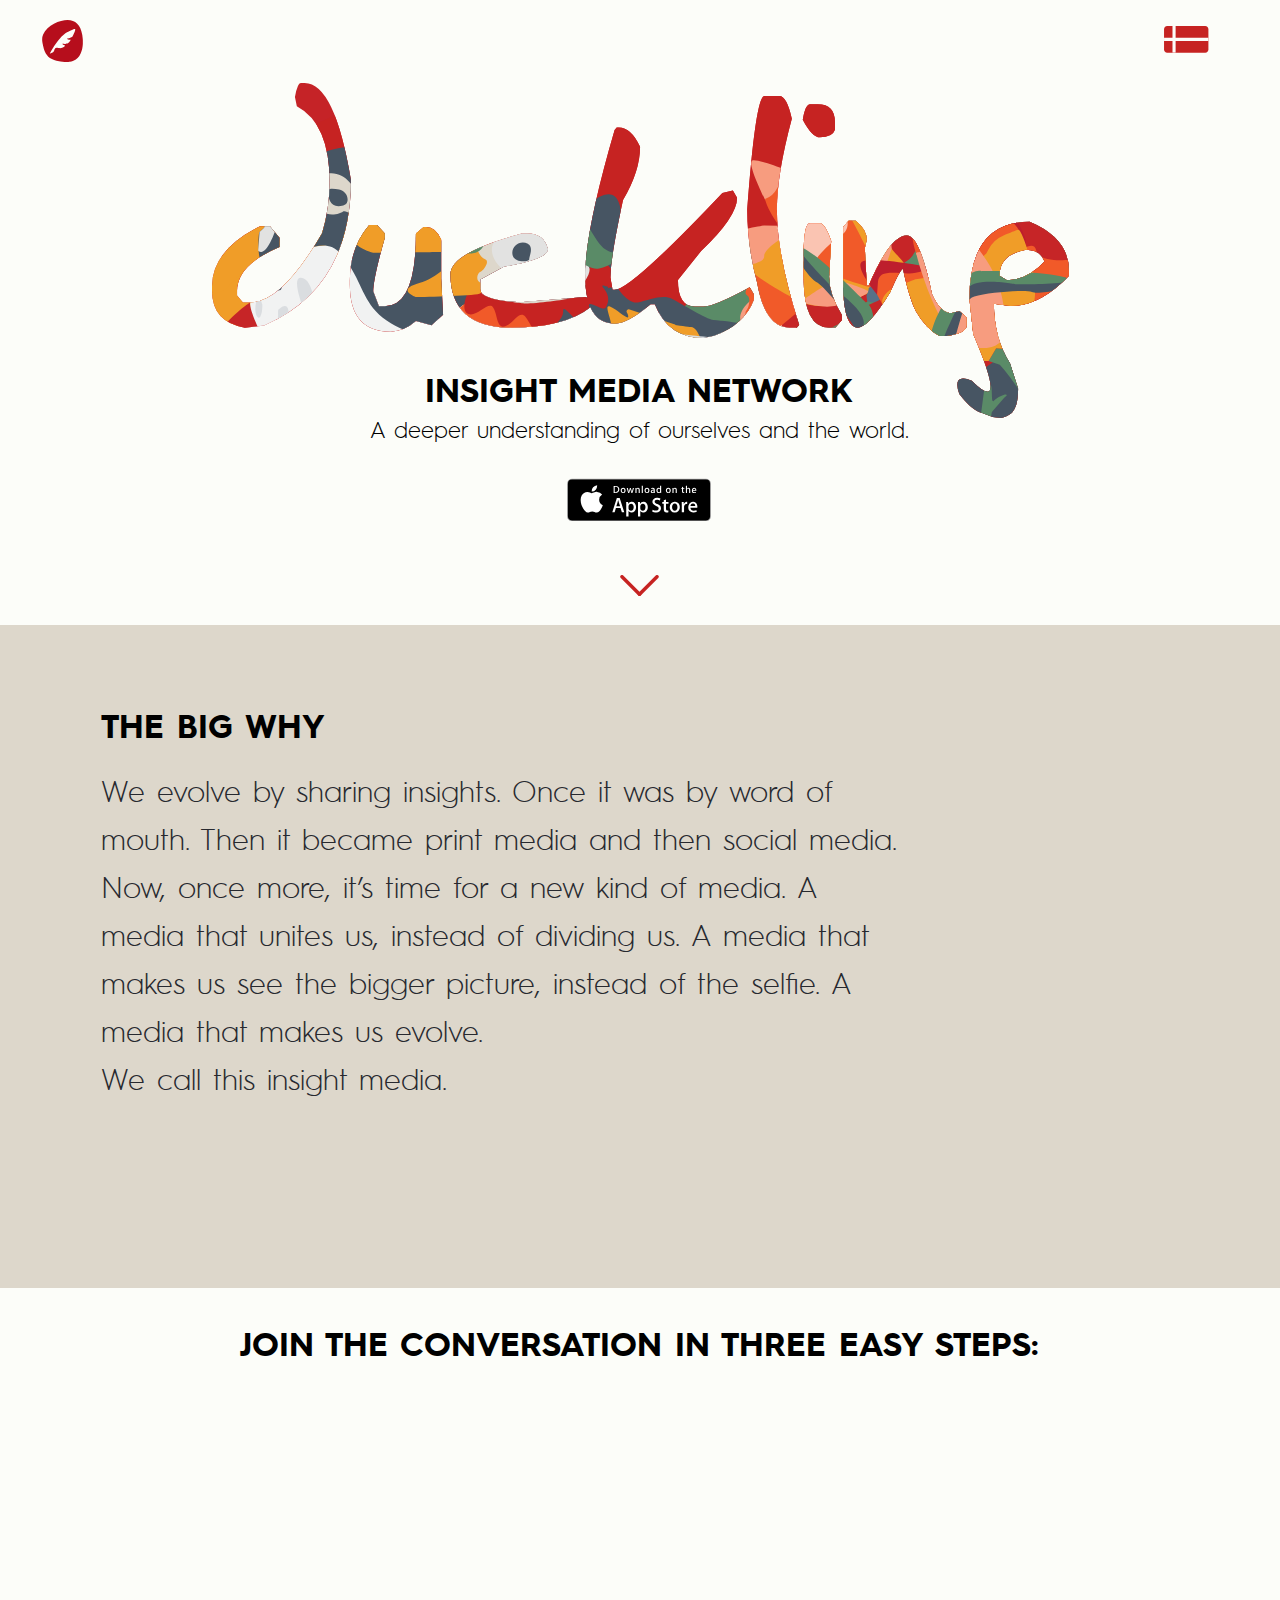
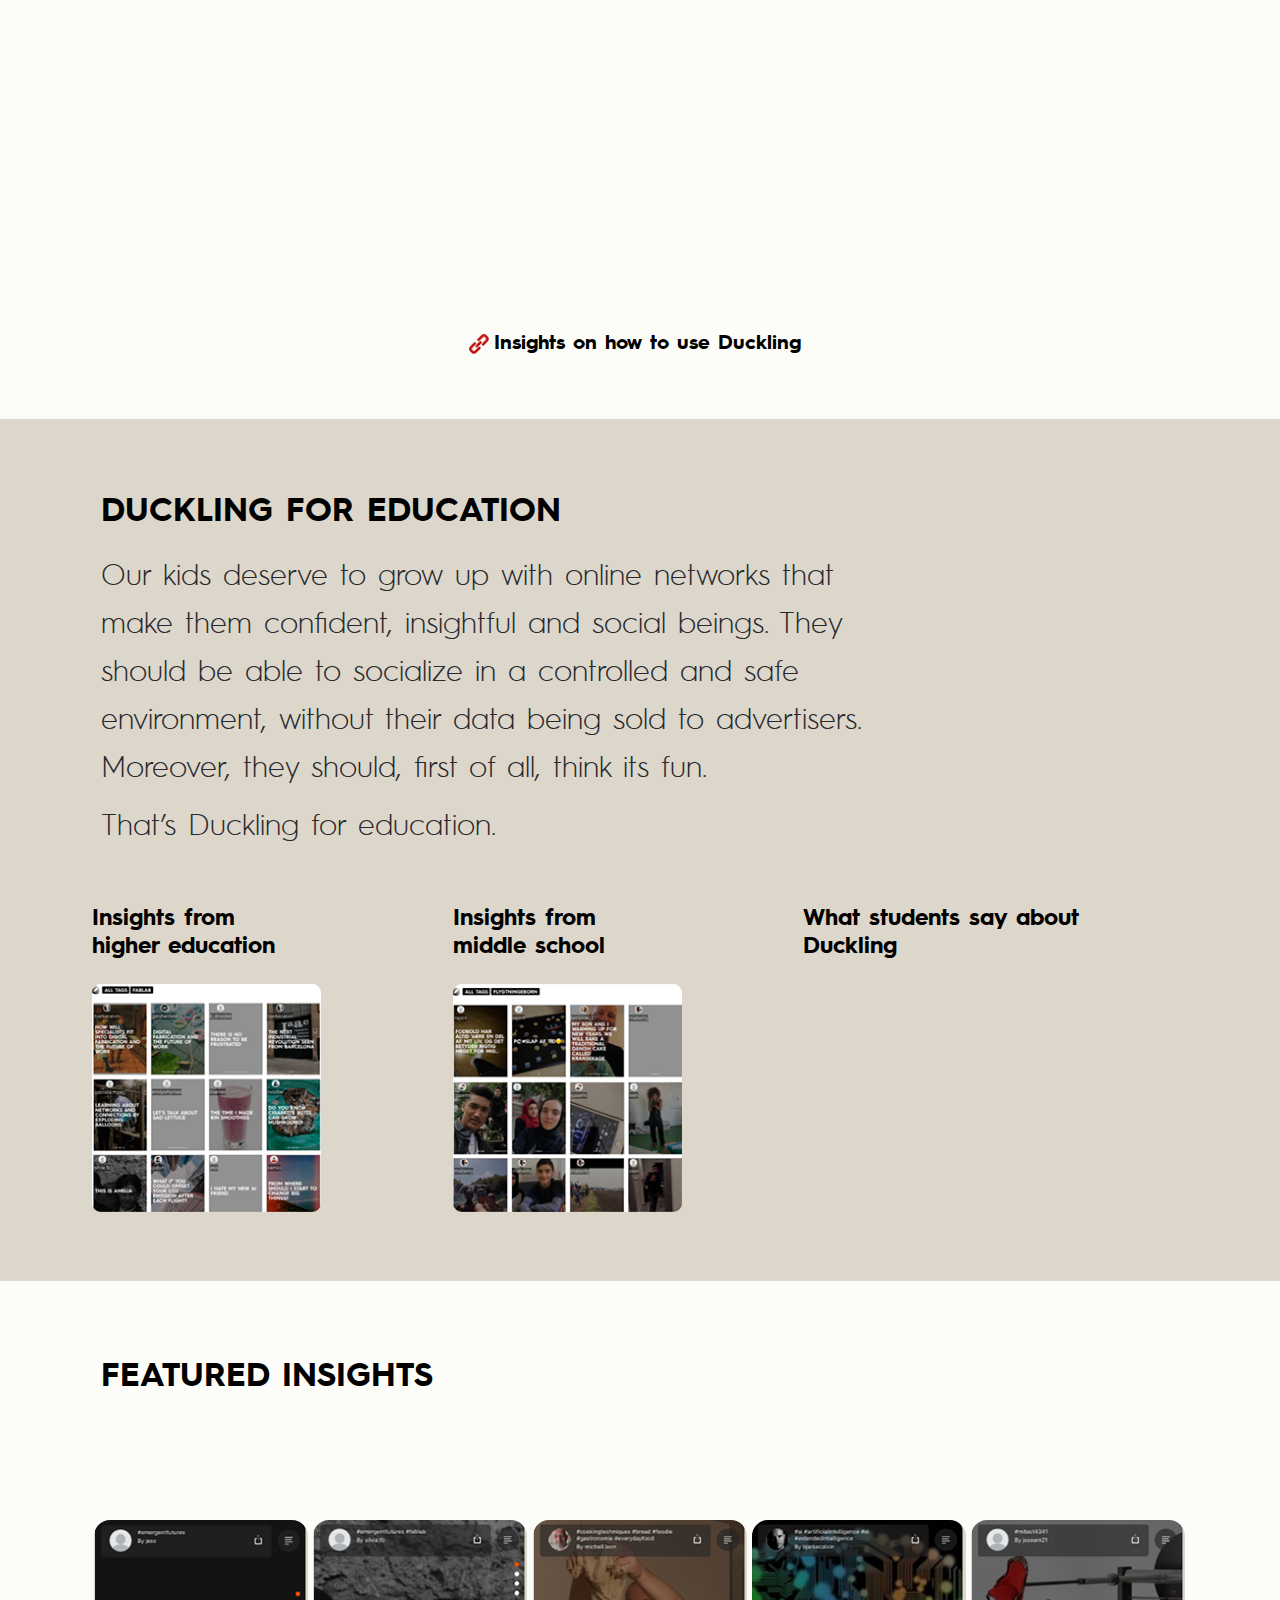
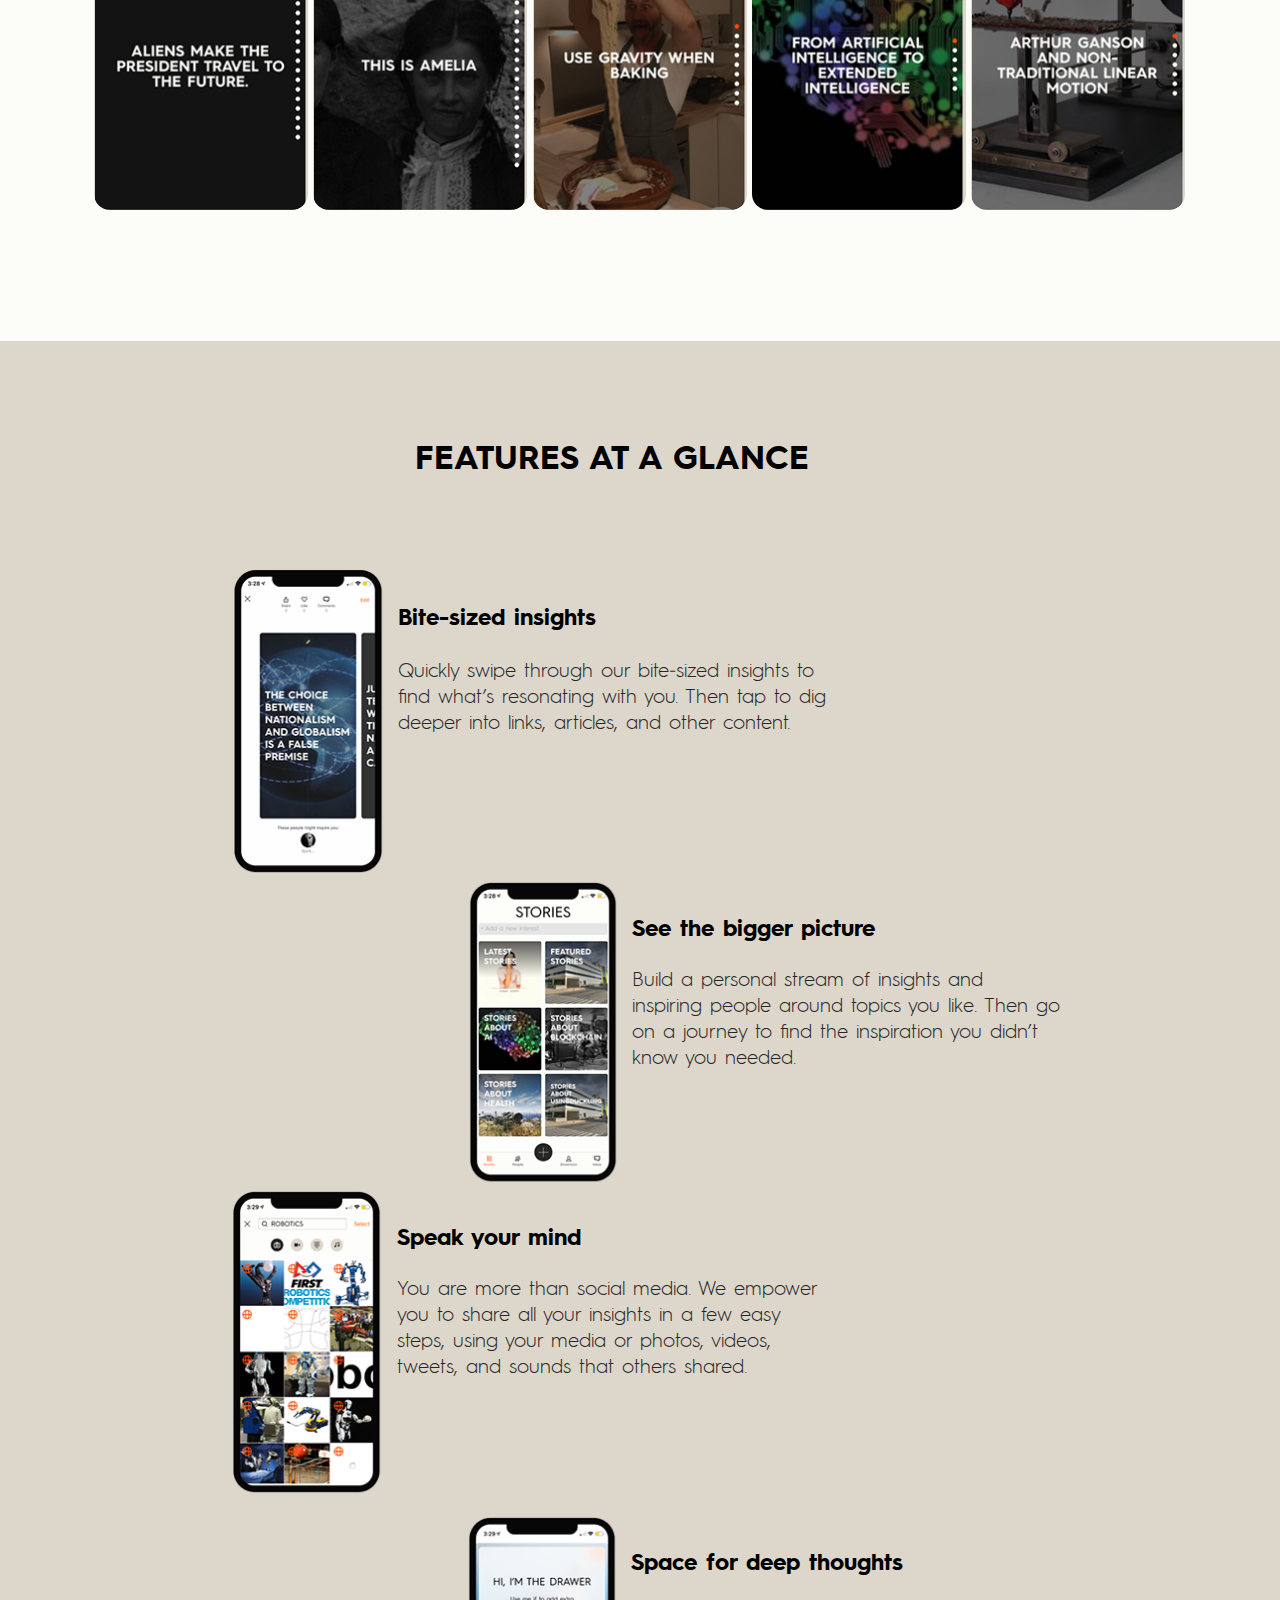
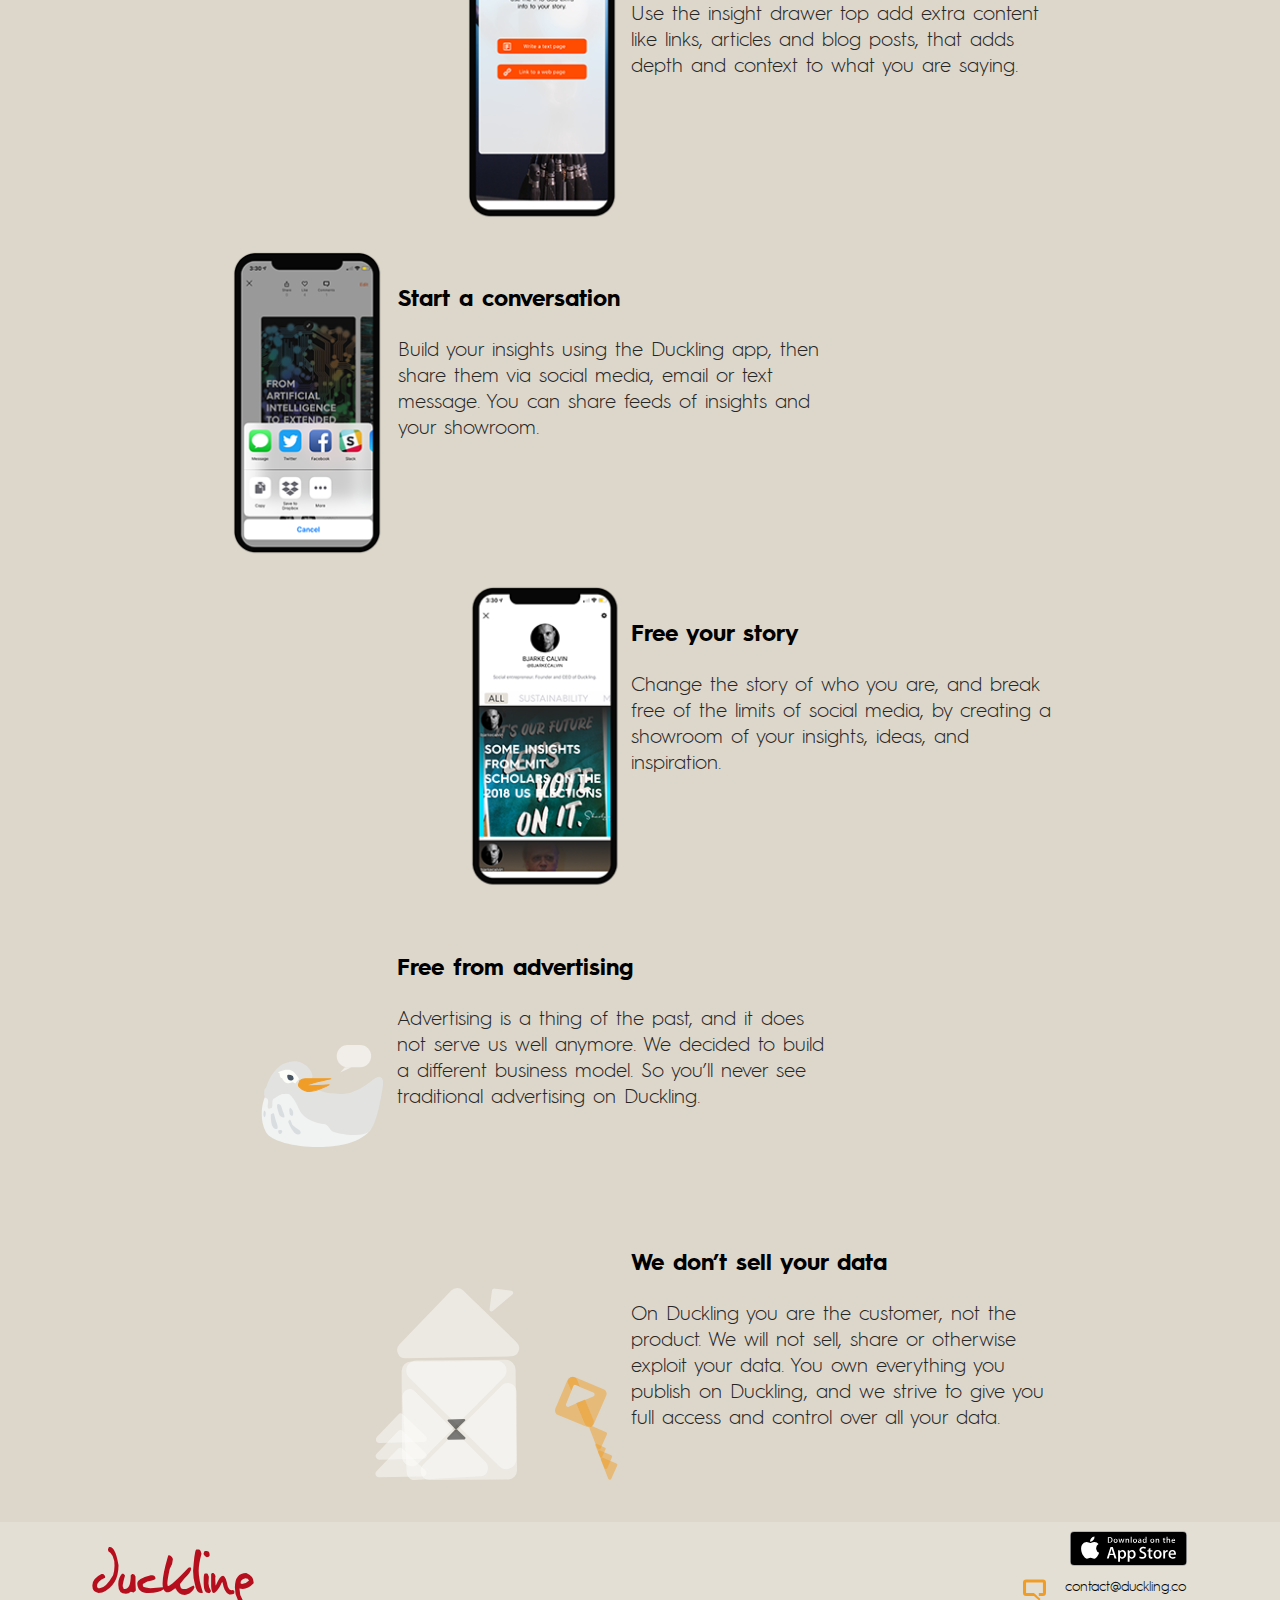
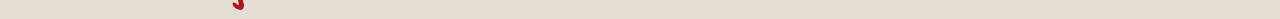
<file: index.html>
<!DOCTYPE html>
<html class="nojs html" lang="en-US">
 <head>

  <meta http-equiv="Content-type" content="text/html;charset=UTF-8"/>
  <meta name="generator" content="2018.1.0.386"/>
  <meta name="viewport" content="width=device-width, initial-scale=1.0"/>
  
  <script type="text/javascript">
   // Update the 'nojs'/'js' class on the html node
document.documentElement.className = document.documentElement.className.replace(/\bnojs\b/g, 'js');

// Check that all required assets are uploaded and up-to-date
if(typeof Muse == "undefined") window.Muse = {}; window.Muse.assets = {"required":["museutils.js", "museconfig.js", "jquery.musepolyfill.bgsize.js", "jquery.watch.js", "jquery.musemenu.js", "webpro.js", "musewpslideshow.js", "jquery.museoverlay.js", "touchswipe.js", "jquery.scrolleffects.js", "jquery.museresponsive.js", "require.js", "index.css"], "outOfDate":[]};
</script>
  
  <link rel="shortcut icon" href="images/favicon.ico?crc=339616383"/>
  <title>Duckling Insight Media network</title>
  <!-- CSS -->
  <link rel="stylesheet" type="text/css" href="css/site_global.css?crc=4131438561"/>
  <link rel="stylesheet" type="text/css" href="css/master_a-master.css?crc=429428195"/>
  <link rel="stylesheet" type="text/css" href="css/index.css?crc=496154091" id="pagesheet"/>
  <!-- IE-only CSS -->
  <!--[if lt IE 9]>
  <link rel="stylesheet" type="text/css" href="css/nomq_preview_master_a-master.css?crc=249404312"/>
  <link rel="stylesheet" type="text/css" href="css/nomq_index.css?crc=254307543" id="nomq_pagesheet"/>
  <![endif]-->
  <!-- JS includes -->
  <!--[if lt IE 9]>
  <script src="scripts/html5shiv.js?crc=4241844378" type="text/javascript"></script>
  <![endif]-->
    <!--HTML Widget code-->
  
<style type="text/css">#u51975.size_fluid_width_height iframe { position:absolute; left:0; top:0; }</style>

<style>
.menu-toggle{
	flex:0 0 auto;
	width:49px;
	height:50px;
	border:0px solid #FFFFFF;
    box-sizing: border-box;
	cursor:pointer;
	position:relative;
}
.hamburger,.cross{
	position:absolute;
	top:50%;
	left:50%;
	transform:translate(-50%,-50%);
}
.hamburger span{
	display:block;
	width:18px;
	height:2px;
	margin-bottom:4px;
	overflow:hidden;
	position:relative;
}
.hamburger span:last-child{
	margin:0;
}
.hamburger span:before,.hamburger span:after{
	content:"";
	position:absolute;
	width:100%;
	height:100%;
	background-color:#C62527;
	transform:translateX(-200%);
	transition:transform ease 300ms;
}
.hamburger span:after{
	transform:translateX(0);
}
.hamburger span:nth-child(2):before,.hamburger span:nth-child(2):after{
	transition-delay:75ms;
}
.hamburger span:last-child:before,.hamburger span:last-child:after{
	transition-delay:150ms;
}
.menu-toggle:hover .hamburger span:before{
	transform:translateX(0);
}
.menu-toggle:hover .hamburger span:after{
	transform:translateX(200%);
}
.menu-toggle.active .hamburger span:before{
	transform:translateX(100%);
}
.menu-toggle.active .hamburger span:after{
	transform:translateX(200%);
}
.cross span{
	display:block;
	width:5px;
	height:8px;
	background-color:#C62527;
	transform:translateY(50%) rotate(45deg) scaleX(0);
	transition:transform ease 200ms;
}
.cross span:last-child{
	transform:translateY(-50%) rotate(-45deg) scaleX(0);
}
.menu-toggle.active .cross span{
	transition-delay:450ms;
	transform:translateY(50%) rotate(45deg) scaleX(1);
}
.menu-toggle.active .cross span:last-child{
	transform:translateY(-50%) rotate(-45deg) scaleX(1);
}
</style>
	
  <!--/*

*/
-->
 </head>
 <body>

  <div class="breakpoint active" id="bp_infinity" data-min-width="1226"><!-- responsive breakpoint node -->
   <div class="clearfix" id="page"><!-- group -->
    <div class="clearfix grpelem" id="phome"><!-- column -->
     <a class="anchor_item colelem shared_content" id="home" data-content-guid="home_content"></a>
     <a class="nonblock nontext clip_frame colelem shared_content" id="u95057" href="duckling-insight-media-network-danish.html" data-content-guid="u95057_content"><!-- svg --><img class="svg temp_no_img_src" id="u95053" data-orig-src="images/group-411.svg?crc=335006455" width="56" height="32" alt="" data-mu-svgfallback="images/group%20411_poster_.png?crc=373191821" src="images/blank.gif?crc=4208392903"/></a>
     <div class="browser_width colelem" id="u1404-bw">
      <div class="museBGSize" id="u1404"><!-- group -->
       <div class="clearfix" id="u1404_align_to_page">
        <div class="header1 clearfix grpelem shared_content" id="u1900-4" data-content-guid="u1900-4_content"><!-- content -->
         <p>insight media network</p>
        </div>
       </div>
      </div>
     </div>
     <div class="clearfix colelem shared_content" id="u1904-4" data-content-guid="u1904-4_content"><!-- content -->
      <p id="u1904-2">A deeper understanding of ourselves and the world.</p>
     </div>
     <a class="nonblock nontext clip_frame colelem" id="u1796" href="https://itunes.apple.com/us/app/duckling-free-your-story/id1326536917?ls=1&amp;mt=8" target="_blank"><!-- svg --><img class="svg temp_no_img_src" id="u1792" data-orig-src="images/button-download-app-store.svg?crc=286706309" width="144" height="44" alt="" data-mu-svgfallback="images/button%20download%20app%20store_poster_.png?crc=3997985020" src="images/blank.gif?crc=4208392903"/></a>
     <div class="clearfix colelem" id="pu14943"><!-- group -->
      <a class="nonblock nontext anim_swing clip_frame grpelem shared_content" id="u14943" href="index.html#how" data-content-guid="u14943_content"><!-- svg --><img class="svg temp_no_img_src" id="u14939" data-orig-src="images/arrow.svg?crc=423049233" width="39" height="21" alt="" data-mu-svgfallback="images/arrow_poster_.png?crc=4102858207" src="images/blank.gif?crc=4208392903"/></a>
      <a class="nonblock nontext anim_swing clip_frame grpelem shared_content" id="u15450" href="index.html#why" data-content-guid="u15450_content"><!-- svg --><img class="svg temp_no_img_src" id="u15447" data-orig-src="images/arrow.svg?crc=423049233" width="39" height="21" alt="" data-mu-svgfallback="images/arrow_poster_.png?crc=4102858207" src="images/blank.gif?crc=4208392903"/></a>
     </div>
     <div class="clearfix colelem" id="pu1774"><!-- group -->
      <div class="browser_width grpelem shared_content" id="u1774-bw" data-content-guid="u1774-bw_content">
       <div id="u1774"><!-- column -->
        <div class="clearfix" id="u1774_align_to_page">
         <div class="header1 clearfix colelem shared_content" id="u4416-4" data-content-guid="u4416-4_content"><!-- content -->
          <p id="u4416-2">The big why</p>
         </div>
         <div class="clearfix colelem shared_content" id="u4430-6" data-content-guid="u4430-6_content"><!-- content -->
          <h2 class="Subhead" id="u4430-4">We evolve by sharing insights. Once it was by word of mouth. Then it became print media and then social media. Now, once more, it’s time for a new kind of media. A media that unites us, instead of dividing us. A media that makes us see the bigger picture, instead of the selfie. A media that makes us evolve. <br/>We call this insight media.</h2>
         </div>
        </div>
       </div>
      </div>
      <a class="anchor_item grpelem shared_content" id="why" data-content-guid="why_content"></a>
     </div>
     <div class="clearfix colelem" id="pu12237"><!-- group -->
      <div class="browser_width grpelem shared_content" id="u12237-bw" data-content-guid="u12237-bw_content">
       <div id="u12237"><!-- simple frame --></div>
      </div>
      <div class="header1 clearfix grpelem shared_content" id="u5406-4" data-content-guid="u5406-4_content"><!-- content -->
       <p id="u5406-2">JOIN THE CONVERSATION IN THREE EASY STEPS:</p>
      </div>
      <a class="anchor_item grpelem shared_content" id="how" data-content-guid="how_content"></a>
      <div class="clearfix grpelem" id="u28290"><!-- group -->
       <div class="clearfix grpelem" id="u12255"><!-- group -->
        <div class="footr-txt clearfix ose_pre_init grpelem shared_content" id="u5696-4" data-content-guid="u5696-4_content"><!-- content -->
         <p id="u5696-2">find your topic</p>
        </div>
        <div class="clearfix grpelem" id="u12051"><!-- column -->
         <div class="clip_frame ose_pre_init colelem shared_content" id="u11108" data-content-guid="u11108_content"><!-- svg -->
          <img class="svg temp_no_img_src" id="u11104" data-orig-src="images/1.svg?crc=4240401910" width="38" height="38" alt="" data-mu-svgfallback="images/1_poster_.png?crc=3849804820" src="images/blank.gif?crc=4208392903"/>
         </div>
         <div class="clip_frame ose_pre_init colelem" id="u5424"><!-- image -->
          <img class="block temp_no_img_src" id="u5424_img" data-orig-src="images/phon1%402x.png?crc=3974683239" alt="" width="234" height="394" src="images/blank.gif?crc=4208392903"/>
         </div>
        </div>
       </div>
       <div class="clearfix grpelem" id="u12263"><!-- group -->
        <div class="footr-txt clearfix ose_pre_init grpelem shared_content" id="u5704-4" data-content-guid="u5704-4_content"><!-- content -->
         <p id="u5704-2">share your insight</p>
        </div>
        <div class="clearfix grpelem" id="u12043"><!-- column -->
         <div class="clip_frame ose_pre_init colelem shared_content" id="u11114" data-content-guid="u11114_content"><!-- svg -->
          <img class="svg temp_no_img_src" id="u11110" data-orig-src="images/2.svg?crc=4117301027" width="38" height="38" alt="" data-mu-svgfallback="images/2_poster_.png?crc=4056035219" src="images/blank.gif?crc=4208392903"/>
         </div>
         <div class="clip_frame ose_pre_init colelem" id="u5464"><!-- image -->
          <img class="block temp_no_img_src" id="u5464_img" data-orig-src="images/phon2%402x.png?crc=3785814751" alt="" width="234" height="393" src="images/blank.gif?crc=4208392903"/>
         </div>
        </div>
       </div>
       <div class="clearfix grpelem" id="u12271"><!-- group -->
        <div class="footr-txt clearfix ose_pre_init grpelem shared_content" id="u5730-4" data-content-guid="u5730-4_content"><!-- content -->
         <p id="u5730-2">invite others to join</p>
        </div>
        <div class="clearfix grpelem" id="u12035"><!-- column -->
         <div class="clip_frame ose_pre_init colelem shared_content" id="u11120" data-content-guid="u11120_content"><!-- svg -->
          <img class="svg temp_no_img_src" id="u11116" data-orig-src="images/3.svg?crc=360590133" width="38" height="38" alt="" data-mu-svgfallback="images/3_poster_.png?crc=516478395" src="images/blank.gif?crc=4208392903"/>
         </div>
         <div class="clip_frame ose_pre_init colelem" id="u5496"><!-- image -->
          <img class="block temp_no_img_src" id="u5496_img" data-orig-src="images/phon3%402x.png?crc=53270148" alt="" width="226" height="380" src="images/blank.gif?crc=4208392903"/>
         </div>
        </div>
       </div>
      </div>
      <div class="clearfix grpelem" id="u55482"><!-- group -->
       <a class="nonblock nontext clip_frame grpelem shared_content" id="u55448" href="https://duckling.me/interest/usingduckling" target="_blank" data-content-guid="u55448_content"><!-- image --><img class="block temp_no_img_src" id="u55448_img" data-orig-src="images/iconlink%402x.png?crc=145007206" alt="" title="How to insigths" width="20" height="20" src="images/blank.gif?crc=4208392903"/></a>
       <a class="nonblock nontext clearfix grpelem shared_content" id="u55472-4" href="https://duckling.me/interest/usingduckling" target="_blank" title="How to insigths" data-content-guid="u55472-4_content"><!-- content --><p id="u55472-2">Insights on how to use Duckling</p></a>
      </div>
     </div>
     <div class="clearfix colelem" id="pu1786"><!-- group -->
      <div class="browser_width grpelem" id="u1786-bw">
       <div id="u1786"><!-- column -->
        <div class="clearfix" id="u1786_align_to_page">
         <div class="header1 clearfix colelem shared_content" id="u40799-4" data-content-guid="u40799-4_content"><!-- content -->
          <p id="u40799-2">DUCKLING FOR EDUCATION</p>
         </div>
         <div class="clearfix colelem" id="pu40800-6"><!-- group -->
          <div class="clearfix grpelem shared_content" id="u40800-6" data-content-guid="u40800-6_content"><!-- content -->
           <h2 class="Subhead" id="u40800-2">Our kids deserve to grow up with online networks that make them confident, insightful and social beings. They should be able to socialize in a controlled and safe environment, without their data being sold to advertisers. Moreover, they should, first of all, think its fun.</h2>
           <h2 class="Subhead" id="u40800-4">That’s Duckling for education.</h2>
          </div>
          <div class="clearfix grpelem" id="u56749"><!-- group -->
           <div class="clearfix grpelem" id="u52357"><!-- column -->
            <div class="clearfix colelem shared_content" id="u52292-4" data-content-guid="u52292-4_content"><!-- content -->
             <p id="u52292-2">Insights from higher education</p>
            </div>
            <a class="nonblock nontext clip_frame colelem shared_content" id="u52244" href="https://www.duckling.me/interest/fablab" target="_blank" data-content-guid="u52244_content"><!-- image --><img class="block temp_no_img_src" id="u52244_img" data-orig-src="images/mask%20group%2023%402x.png?crc=3837259829" alt="" width="229" height="228" src="images/blank.gif?crc=4208392903"/></a>
           </div>
           <div class="clearfix grpelem" id="u52367"><!-- column -->
            <div class="clearfix colelem shared_content" id="u52302-4" data-content-guid="u52302-4_content"><!-- content -->
             <p id="u52302-2">Insights from middle school</p>
            </div>
            <a class="nonblock nontext clip_frame colelem shared_content" id="u52268" href="https://www.duckling.me/interest/flygtningeborn" target="_blank" data-content-guid="u52268_content"><!-- image --><img class="block temp_no_img_src" id="u52268_img" data-orig-src="images/mask%20group%2022%402x.png?crc=4252781963" alt="" width="229" height="228" src="images/blank.gif?crc=4208392903"/></a>
           </div>
           <div class="clearfix grpelem" id="u52377"><!-- column -->
            <div class="clearfix colelem shared_content" id="u52333-4" data-content-guid="u52333-4_content"><!-- content -->
             <p id="u52333-2">What students say about Duckling</p>
            </div>
            <div class="size_fixed colelem shared_content" id="u51975" data-content-guid="u51975_content"><!-- custom html -->
             
    <iframe class="actAsDiv" style="width:100%;height:100%;" src="//player.vimeo.com/video/266278641?title=1&amp;byline=0&amp;portrait=0&amp;color=C62527&amp;autoplay=0&amp;loop=0&amp;wmode=transparent" frameborder="0" webkitAllowFullScreen mozallowfullscreen allowFullScreen></iframe>

            </div>
           </div>
          </div>
         </div>
        </div>
       </div>
      </div>
      <a class="anchor_item grpelem shared_content" id="education" data-content-guid="education_content"></a>
     </div>
     <div class="clearfix colelem" id="pu51005"><!-- group -->
      <div class="browser_width grpelem shared_content" id="u51005-bw" data-content-guid="u51005-bw_content">
       <div id="u51005"><!-- simple frame --></div>
      </div>
      <div class="header1 clearfix grpelem shared_content" id="u40912-4" data-content-guid="u40912-4_content"><!-- content -->
       <p id="u40912-2">FEATURED INSIGHTS</p>
      </div>
      <a class="anchor_item grpelem shared_content" id="featured-insights" data-content-guid="featured-insights_content"></a>
      <div class="clearfix grpelem" id="u67638"><!-- group -->
       <a class="nonblock nontext Button transition museBGSize rounded-corners clearfix grpelem" id="buttonu65412" href="https://duckling.me/jess/5784652450453" target="_blank"><!-- container box --><div class="clearfix grpelem shared_content" id="u65808-5" data-content-guid="u65808-5_content"><!-- content --><p id="u65808-3"><span id="u65808">View</span> &gt;</p></div></a>
       <a class="nonblock nontext Button transition museBGSize rounded-corners clearfix grpelem" id="buttonu67037" href="https://duckling.me/silvia.fb/5784652455968" target="_blank"><!-- container box --><div class="clearfix grpelem shared_content" id="u67038-5" data-content-guid="u67038-5_content"><!-- content --><p id="u67038-3"><span id="u67038">View</span> &gt;</p></div></a>
       <a class="nonblock nontext Button transition museBGSize rounded-corners clearfix grpelem" id="buttonu67088" href="https://duckling.me/michell.leon/5784651541634" target="_blank"><!-- container box --><div class="clearfix grpelem shared_content" id="u67089-5" data-content-guid="u67089-5_content"><!-- content --><p id="u67089-3"><span id="u67089">View</span> &gt;</p></div></a>
       <a class="nonblock nontext Button transition museBGSize rounded-corners clearfix grpelem" id="buttonu67129" href="https://duckling.me/bjarkecalvin/5784624304496" target="_blank"><!-- container box --><div class="clearfix grpelem shared_content" id="u67130-5" data-content-guid="u67130-5_content"><!-- content --><p id="u67130-3"><span id="u67130">View</span> &gt;</p></div></a>
       <a class="nonblock nontext Button transition museBGSize rounded-corners clearfix grpelem" id="buttonu67170" href="https://duckling.me/joseam21/5784649509323" target="_blank"><!-- container box --><div class="transition clearfix grpelem shared_content" id="u67171-5" data-content-guid="u67171-5_content"><!-- content --><p id="u67171-3"><span id="u67171">View</span> &gt;</p></div></a>
      </div>
     </div>
     <div class="clearfix colelem" id="pu40840"><!-- group -->
      <div class="browser_width grpelem" id="u40840-bw">
       <div id="u40840"><!-- group -->
        <div class="clearfix" id="u40840_align_to_page">
         <div class="clearfix grpelem" id="u40603"><!-- column -->
          <div class="header1 clearfix colelem shared_content" id="u39504-4" data-content-guid="u39504-4_content"><!-- content -->
           <p id="u39504-2">features at a glance</p>
          </div>
          <div class="clearfix colelem" id="pu39511"><!-- group -->
           <div class="clearfix grpelem" id="u39511"><!-- group -->
            <div class="clip_frame grpelem" id="u39515"><!-- image -->
             <img class="block temp_no_img_src" id="u39515_img" data-orig-src="images/siibiggrpictur%402x.png?crc=4252593899" alt="" width="173" height="326" src="images/blank.gif?crc=4208392903"/>
            </div>
            <div class="clearfix grpelem shared_content" id="u39512" data-content-guid="u39512_content"><!-- column -->
             <div class="subheader clearfix colelem" id="u39514-4"><!-- content -->
              <p id="u39514-2">See the bigger picture</p>
             </div>
             <div class="Body_Main clearfix colelem" id="u39513-4"><!-- content -->
              <p id="u39513-2">Build a personal stream of insights and inspiring people around topics you like. Then go on a journey to find the inspiration you didn’t know you needed.</p>
             </div>
            </div>
           </div>
           <div class="clearfix grpelem" id="u39523"><!-- group -->
            <div class="clip_frame grpelem" id="u39527"><!-- image -->
             <img class="block temp_no_img_src" id="u39527_img" data-orig-src="images/spkyourmind%402x.png?crc=3859578234" alt="" width="174" height="328" src="images/blank.gif?crc=4208392903"/>
            </div>
            <div class="clearfix grpelem shared_content" id="u39524" data-content-guid="u39524_content"><!-- column -->
             <div class="subheader clearfix colelem" id="u39526-4"><!-- content -->
              <p id="u39526-2">Speak your mind</p>
             </div>
             <div class="Body_Main clearfix colelem" id="u39525-4"><!-- content -->
              <p id="u39525-2">You are more than social media. We empower you to share all your insights in a few easy steps, using your media or photos, videos, tweets, and sounds that others shared.</p>
             </div>
            </div>
           </div>
           <div class="clearfix grpelem" id="u39547"><!-- group -->
            <div class="clip_frame grpelem" id="u39549"><!-- image -->
             <img class="block temp_no_img_src" id="u39549_img" data-orig-src="images/bitsizdinsight%402x.png?crc=347960274" alt="" width="175" height="330" src="images/blank.gif?crc=4208392903"/>
            </div>
            <div class="clearfix grpelem" id="pu39548-4"><!-- column -->
             <div class="subheader clearfix colelem shared_content" id="u39548-4" data-content-guid="u39548-4_content"><!-- content -->
              <p id="u39548-2">Bite-sized insights</p>
             </div>
             <div class="Body_Main clearfix colelem shared_content" id="u39551-4" data-content-guid="u39551-4_content"><!-- content -->
              <p id="u39551-2">Quickly swipe through our bite-sized insights to find what’s resonating with you. Then tap to dig deeper into links, articles, and other content.</p>
             </div>
            </div>
           </div>
          </div>
          <div class="clearfix colelem" id="u39517"><!-- group -->
           <div class="clip_frame grpelem" id="u39521"><!-- image -->
            <img class="block temp_no_img_src" id="u39521_img" data-orig-src="images/spacfordpthoughts-01%402x.png?crc=324696147" alt="" width="173" height="326" src="images/blank.gif?crc=4208392903"/>
           </div>
           <div class="clearfix grpelem shared_content" id="u39518" data-content-guid="u39518_content"><!-- column -->
            <div class="subheader clearfix colelem" id="u39519-4"><!-- content -->
             <p id="u39519-2">Space for deep thoughts</p>
            </div>
            <div class="Body_Main clearfix colelem" id="u39520-4"><!-- content -->
             <p id="u39520-2">Use the insight drawer top add extra content like links, articles and blog posts, that adds depth and context to what you are saying.</p>
            </div>
           </div>
          </div>
          <div class="clearfix colelem" id="u39529"><!-- group -->
           <div class="clip_frame grpelem" id="u39533"><!-- image -->
            <img class="block temp_no_img_src" id="u39533_img" data-orig-src="images/startaconv%402x.png?crc=3878284921" alt="" width="173" height="327" src="images/blank.gif?crc=4208392903"/>
           </div>
           <div class="clearfix grpelem shared_content" id="u39530" data-content-guid="u39530_content"><!-- column -->
            <div class="subheader clearfix colelem" id="u39532-4"><!-- content -->
             <p id="u39532-2">Start a conversation</p>
            </div>
            <div class="Body_Main clearfix colelem" id="u39531-4"><!-- content -->
             <p id="u39531-2">Build your insights using the Duckling app, then share them via social media, email or text message. You can share feeds of insights and your showroom.</p>
            </div>
           </div>
          </div>
          <div class="clearfix colelem" id="u39505"><!-- group -->
           <div class="clip_frame grpelem" id="u39509"><!-- image -->
            <img class="block temp_no_img_src" id="u39509_img" data-orig-src="images/fryourstory-01%402x.png?crc=496807892" alt="" width="172" height="324" src="images/blank.gif?crc=4208392903"/>
           </div>
           <div class="clearfix grpelem shared_content" id="u39506" data-content-guid="u39506_content"><!-- column -->
            <div class="subheader clearfix colelem" id="u39508-4"><!-- content -->
             <p id="u39508-2">Free your story</p>
            </div>
            <div class="Body_Main clearfix colelem" id="u39507-4"><!-- content -->
             <p id="u39507-2">Change the story of who you are, and break free of the limits of social media, by creating a showroom of your insights, ideas, and inspiration.</p>
            </div>
           </div>
          </div>
          <div class="clearfix colelem" id="u39535"><!-- group -->
           <div class="clip_frame grpelem" id="u39539"><!-- svg -->
            <img class="svg temp_no_img_src" id="u39540" data-orig-src="images/frrfromadvrtsting.svg?crc=412815380" width="123" height="102" alt="" data-mu-svgfallback="images/frrfromadvrtsting_poster_.png?crc=4178978546" src="images/blank.gif?crc=4208392903"/>
           </div>
           <div class="clearfix grpelem shared_content" id="u39536" data-content-guid="u39536_content"><!-- column -->
            <div class="subheader clearfix colelem" id="u39538-4"><!-- content -->
             <p id="u39538-2">Free from advertising</p>
            </div>
            <div class="Body_Main clearfix colelem" id="u39537-4"><!-- content -->
             <p id="u39537-2">Advertising is a thing of the past, and it does not serve us well anymore. We decided to build a different business model. So you’ll never see traditional advertising on Duckling.</p>
            </div>
           </div>
          </div>
          <div class="clearfix colelem" id="u39541"><!-- group -->
           <div class="clip_frame grpelem" id="u39542"><!-- svg -->
            <img class="svg temp_no_img_src" id="u39543" data-orig-src="images/wdontslldata.svg?crc=3940769275" width="243" height="197" alt="" data-mu-svgfallback="images/wdontslldata_poster_.png?crc=345306315" src="images/blank.gif?crc=4208392903"/>
           </div>
           <div class="clearfix grpelem shared_content" id="u39544" data-content-guid="u39544_content"><!-- column -->
            <div class="subheader clearfix colelem" id="u39545-4"><!-- content -->
             <p id="u39545-2">We don’t sell your data</p>
            </div>
            <div class="Body_Main clearfix colelem" id="u39546-4"><!-- content -->
             <p id="u39546-2">On Duckling you are the customer, not the product. We will not sell, share or otherwise exploit your data. You own everything you publish on Duckling, and we strive to give you full access and control over all your data.</p>
            </div>
           </div>
          </div>
         </div>
        </div>
       </div>
      </div>
      <a class="anchor_item grpelem shared_content" id="features" data-content-guid="features_content"></a>
     </div>
     <div class="clearfix colelem" id="pu11662"><!-- group -->
      <div class="browser_width grpelem shared_content" id="u11662-bw" data-content-guid="u11662-bw_content">
       <div id="u11662"><!-- simple frame --></div>
      </div>
      <div class="clearfix grpelem" id="u298"><!-- group -->
       <div class="clip_frame grpelem shared_content" id="u187" data-content-guid="u187_content"><!-- svg -->
        <img class="svg temp_no_img_src" id="u183" data-orig-src="images/mssg.svg?crc=221077381" width="23" height="22" alt="" data-mu-svgfallback="images/mssg_poster_.png?crc=4044914698" src="images/blank.gif?crc=4208392903"/>
       </div>
       <div class="footr-txt clearfix grpelem shared_content" id="u283-4" data-content-guid="u283-4_content"><!-- content -->
        <p id="u283-2">contact@duckling.co</p>
       </div>
      </div>
      <a class="nonblock nontext clip_frame grpelem shared_content" id="u11040" href="https://itunes.apple.com/us/app/duckling-free-your-story/id1326536917?ls=1&amp;mt=8" target="_blank" data-content-guid="u11040_content"><!-- svg --><img class="svg temp_no_img_src" id="u11037" data-orig-src="images/button-download-app-store.svg?crc=286706309" width="117" height="35" alt="" data-mu-svgfallback="images/button%20download%20app%20store_poster_.png?crc=3997985020" src="images/blank.gif?crc=4208392903"/></a>
      <a class="nonblock nontext anim_swing clip_frame grpelem shared_content" id="u11013" href="index.html#home" data-content-guid="u11013_content"><!-- svg --><img class="svg temp_no_img_src" id="u11008" data-orig-src="images/duckling-font.svg?crc=138734765" width="162" height="63" alt="" data-mu-svgfallback="images/duckling%20font_poster_.png?crc=4025718156" src="images/blank.gif?crc=4208392903"/></a>
     </div>
    </div>
    <div class="clearfix grpelem" id="ppamphletu41748"><!-- group -->
     <div class="PamphletWidget clearfix" id="pamphletu41748"><!-- none box -->
      <div class="popup_anchor" id="u41755popup">
       <div id="u41755-wrapper">
        <div class="ContainerGroup clearfix" id="u41755"><!-- none box -->
         <div class="Container invi clearfix" id="u41756"><!-- group -->
          <nav class="MenuBar clearfix grpelem" id="menuu42572"><!-- vertical box -->
           <div class="MenuItemContainer clearfix colelem" id="u42580"><!-- horizontal box -->
            <a class="nonblock nontext MenuItem MenuItemWithSubMenu anim_swing rounded-corners clearfix grpelem" id="u42583" href="index.html#home"><!-- horizontal box --><div class="MenuItemLabel rounded-corners clearfix grpelem" id="u42586-4"><!-- content --><p class="shared_content" data-content-guid="u42586-4_0_content">Home</p></div></a>
           </div>
           <div class="MenuItemContainer clearfix colelem" id="u43652"><!-- horizontal box -->
            <a class="nonblock nontext MenuItem MenuItemWithSubMenu anim_swing rounded-corners clearfix grpelem" id="u43653" href="index.html#why"><!-- horizontal box --><div class="MenuItemLabel rounded-corners clearfix grpelem" id="u43655-4"><!-- content --><p class="shared_content" data-content-guid="u43655-4_0_content">Why</p></div></a>
           </div>
           <div class="MenuItemContainer clearfix colelem" id="u43771"><!-- horizontal box -->
            <a class="nonblock nontext MenuItem MenuItemWithSubMenu anim_swing rounded-corners clearfix grpelem" id="u43774" href="index.html#how"><!-- horizontal box --><div class="MenuItemLabel rounded-corners clearfix grpelem" id="u43777-4"><!-- content --><p class="shared_content" data-content-guid="u43777-4_0_content">How</p></div></a>
           </div>
           <div class="MenuItemContainer clearfix colelem" id="u44053"><!-- horizontal box -->
            <a class="nonblock nontext MenuItem MenuItemWithSubMenu anim_swing rounded-corners clearfix grpelem" id="u44054" href="index.html#education"><!-- horizontal box --><div class="MenuItemLabel rounded-corners clearfix grpelem" id="u44056-4"><!-- content --><p class="shared_content" data-content-guid="u44056-4_0_content">Education</p></div></a>
           </div>
           <div class="MenuItemContainer clearfix colelem" id="u43526"><!-- horizontal box -->
            <a class="nonblock nontext MenuItem MenuItemWithSubMenu anim_swing rounded-corners clearfix grpelem" id="u43527" href="index.html#featured-insights"><!-- horizontal box --><div class="MenuItemLabel rounded-corners clearfix grpelem" id="u43529-4"><!-- content --><p class="shared_content" data-content-guid="u43529-4_0_content">Showroom</p></div></a>
           </div>
           <div class="MenuItemContainer clearfix colelem" id="u43890"><!-- horizontal box -->
            <a class="nonblock nontext MenuItem MenuItemWithSubMenu anim_swing rounded-corners clearfix grpelem" id="u43891" href="index.html#features"><!-- horizontal box --><div class="MenuItemLabel rounded-corners clearfix grpelem" id="u43893-4"><!-- content --><p class="shared_content" data-content-guid="u43893-4_0_content">Features</p></div></a>
           </div>
           <div class="MenuItemContainer clearfix colelem" id="u51369"><!-- horizontal box -->
            <a class="nonblock nontext MenuItem MenuItemWithSubMenu rounded-corners clearfix grpelem" id="u51370" href="about.html"><!-- horizontal box --><div class="MenuItemLabel rounded-corners clearfix grpelem" id="u51373-4"><!-- content --><p class="shared_content" data-content-guid="u51373-4_0_content">About</p></div></a>
           </div>
          </nav>
         </div>
        </div>
       </div>
      </div>
      <div class="ThumbGroup clearfix grpelem" id="u41749"><!-- none box -->
       <div class="popup_anchor" id="u41750popup">
        <div class="Thumb popup_element clearfix" id="u41750"><!-- group -->
         <div class="size_fixed grpelem shared_content" id="u41576" data-content-guid="u41576_content"><!-- custom html -->
          
  <div class="menu-toggle">
	<div class="hamburger">
		<span></span>
		<span></span>
		<span></span>
	</div>
	<div class="cross">
		<span></span>
		<span></span>
	</div>
</div>

         </div>
        </div>
       </div>
      </div>
     </div>
     <a class="nonblock nontext anim_swing clip_frame shared_content" id="u319" href="index.html#home" data-content-guid="u319_content"><!-- svg --><img class="svg temp_no_img_src" id="u314" data-orig-src="images/mainlogo.svg?crc=4013952176" width="41" height="42" alt="" data-mu-svgfallback="images/mainlogo_poster_.png?crc=19456442" src="images/blank.gif?crc=4208392903"/></a>
    </div>
   </div>
   <div class="preload_images">
    <img class="preload temp_no_img_src" data-orig-src="images/1-buttonu65412-fr.png?crc=3788786539" alt="" src="images/blank.gif?crc=4208392903"/>
    <img class="preload temp_no_img_src" data-orig-src="images/2-buttonu67037-fr.png?crc=4001220272" alt="" src="images/blank.gif?crc=4208392903"/>
    <img class="preload temp_no_img_src" data-orig-src="images/4-buttonu67088-fr.png?crc=318846280" alt="" src="images/blank.gif?crc=4208392903"/>
    <img class="preload temp_no_img_src" data-orig-src="images/3-buttonu67129-fr.png?crc=3924517632" alt="" src="images/blank.gif?crc=4208392903"/>
    <img class="preload temp_no_img_src" data-orig-src="images/5-buttonu67170-fr.png?crc=3967970887" alt="" src="images/blank.gif?crc=4208392903"/>
   </div>
  </div>
  <div class="breakpoint" id="bp_1225" data-min-width="1201" data-max-width="1225"><!-- responsive breakpoint node -->
   <div class="clearfix borderbox temp_no_id" data-orig-id="page"><!-- group -->
    <div class="clearfix grpelem temp_no_id" data-orig-id="phome"><!-- column -->
     <span class="anchor_item colelem placeholder" data-placeholder-for="home_content"><!-- placeholder node --></span>
     <span class="anchor_item colelem placeholder" data-placeholder-for="why_content"><!-- placeholder node --></span>
     <span class="anchor_item colelem placeholder" data-placeholder-for="how_content"><!-- placeholder node --></span>
    </div>
    <div class="clearfix grpelem" id="pu95057"><!-- column -->
     <span class="nonblock nontext clip_frame colelem placeholder" data-placeholder-for="u95057_content"><!-- placeholder node --></span>
     <div class="browser_width colelem temp_no_id" data-orig-id="u1404-bw">
      <div class="museBGSize temp_no_id" data-orig-id="u1404"><!-- group -->
       <div class="clearfix temp_no_id" data-orig-id="u1404_align_to_page">
        <span class="header1 clearfix grpelem placeholder" data-placeholder-for="u1900-4_content"><!-- placeholder node --></span>
       </div>
      </div>
     </div>
     <span class="clearfix colelem placeholder" data-placeholder-for="u1904-4_content"><!-- placeholder node --></span>
     <a class="nonblock nontext clip_frame colelem temp_no_id" href="https://itunes.apple.com/us/app/duckling-free-your-story/id1326536917?ls=1&amp;mt=8" target="_blank" data-sizePolicy="fluidWidthHeight" data-pintopage="page_fixedCenter" data-orig-id="u1796"><!-- svg --><img class="svg svg_mar temp_no_id temp_no_img_src" data-orig-src="images/button-download-app-store.svg?crc=286706309" onload="this.style.height=(this.offsetWidth*57/189)+'px'" alt="" data-mu-svgfallback="images/button%20download%20app%20store_poster_.png?crc=3997985020" data-heightwidthratio="0.30158730158730157" data-image-width="189" data-image-height="57" data-orig-id="u1792" src="images/blank.gif?crc=4208392903"/></a>
     <div class="clearfix colelem temp_no_id" data-orig-id="pu14943"><!-- group -->
      <span class="nonblock nontext anim_swing clip_frame grpelem placeholder" data-placeholder-for="u14943_content"><!-- placeholder node --></span>
      <span class="nonblock nontext anim_swing clip_frame grpelem placeholder" data-placeholder-for="u15450_content"><!-- placeholder node --></span>
     </div>
     <div class="browser_width colelem temp_no_id" data-orig-id="u1774-bw">
      <div class="temp_no_id" data-orig-id="u1774"><!-- column -->
       <div class="clearfix temp_no_id" data-orig-id="u1774_align_to_page">
        <span class="header1 clearfix colelem placeholder" data-placeholder-for="u4416-4_content"><!-- placeholder node --></span>
        <span class="clearfix colelem placeholder" data-placeholder-for="u4430-6_content"><!-- placeholder node --></span>
       </div>
      </div>
     </div>
     <div class="clearfix colelem temp_no_id" data-orig-id="pu12237"><!-- group -->
      <span class="browser_width grpelem placeholder" data-placeholder-for="u12237-bw_content"><!-- placeholder node --></span>
      <span class="header1 clearfix grpelem placeholder" data-placeholder-for="u5406-4_content"><!-- placeholder node --></span>
      <div class="clearfix grpelem temp_no_id" data-orig-id="u28290"><!-- group -->
       <div class="clearfix grpelem temp_no_id" data-orig-id="u12255"><!-- group -->
        <span class="footr-txt clearfix grpelem placeholder" data-placeholder-for="u5696-4_content"><!-- placeholder node --></span>
        <div class="clearfix grpelem temp_no_id" data-orig-id="u12051"><!-- column -->
         <span class="clip_frame colelem placeholder" data-placeholder-for="u11108_content"><!-- placeholder node --></span>
         <div class="clip_frame colelem temp_no_id" data-sizePolicy="fluidWidthHeight" data-pintopage="page_fixedCenter" data-orig-id="u5424"><!-- image -->
          <img class="block temp_no_id temp_no_img_src" data-orig-src="images/phon1%402x.png?crc=3974683239" alt="" data-heightwidthratio="1.6818181818181819" data-image-width="198" data-image-height="333" data-orig-id="u5424_img" src="images/blank.gif?crc=4208392903"/>
         </div>
        </div>
       </div>
       <div class="clearfix grpelem temp_no_id" data-orig-id="u12263"><!-- group -->
        <span class="footr-txt clearfix grpelem placeholder" data-placeholder-for="u5704-4_content"><!-- placeholder node --></span>
        <div class="clearfix grpelem temp_no_id" data-orig-id="u12043"><!-- column -->
         <span class="clip_frame colelem placeholder" data-placeholder-for="u11114_content"><!-- placeholder node --></span>
         <div class="clip_frame colelem temp_no_id" data-sizePolicy="fluidWidthHeight" data-pintopage="page_fixedCenter" data-orig-id="u5464"><!-- image -->
          <img class="block temp_no_id temp_no_img_src" data-orig-src="images/phon2%402x.png?crc=3785814751" alt="" data-heightwidthratio="1.6818181818181819" data-image-width="198" data-image-height="333" data-orig-id="u5464_img" src="images/blank.gif?crc=4208392903"/>
         </div>
        </div>
       </div>
       <div class="clearfix grpelem temp_no_id" data-orig-id="u12271"><!-- group -->
        <span class="footr-txt clearfix grpelem placeholder" data-placeholder-for="u5730-4_content"><!-- placeholder node --></span>
        <div class="clearfix grpelem temp_no_id" data-orig-id="u12035"><!-- column -->
         <span class="clip_frame colelem placeholder" data-placeholder-for="u11120_content"><!-- placeholder node --></span>
         <div class="clip_frame colelem temp_no_id" data-sizePolicy="fluidWidthHeight" data-pintopage="page_fixedCenter" data-orig-id="u5496"><!-- image -->
          <img class="block temp_no_id temp_no_img_src" data-orig-src="images/phon3%402x.png?crc=53270148" alt="" data-heightwidthratio="1.681592039800995" data-image-width="201" data-image-height="338" data-orig-id="u5496_img" src="images/blank.gif?crc=4208392903"/>
         </div>
        </div>
       </div>
      </div>
      <div class="clearfix grpelem temp_no_id" data-orig-id="u55482"><!-- group -->
       <span class="nonblock nontext clip_frame grpelem placeholder" data-placeholder-for="u55448_content"><!-- placeholder node --></span>
       <span class="nonblock nontext clearfix grpelem placeholder" data-placeholder-for="u55472-4_content"><!-- placeholder node --></span>
      </div>
     </div>
     <div class="browser_width colelem temp_no_id" data-orig-id="u1786-bw">
      <div class="temp_no_id" data-orig-id="u1786"><!-- group -->
       <div class="clearfix temp_no_id" data-orig-id="u1786_align_to_page">
        <span class="anchor_item grpelem placeholder" data-placeholder-for="education_content"><!-- placeholder node --></span>
        <div class="clearfix grpelem" id="pu40799-4"><!-- column -->
         <span class="header1 clearfix colelem placeholder" data-placeholder-for="u40799-4_content"><!-- placeholder node --></span>
         <div class="clearfix colelem temp_no_id" data-orig-id="pu40800-6"><!-- group -->
          <span class="clearfix grpelem placeholder" data-placeholder-for="u40800-6_content"><!-- placeholder node --></span>
          <div class="clearfix grpelem temp_no_id" data-orig-id="u56749"><!-- group -->
           <div class="clearfix grpelem temp_no_id" data-orig-id="u52357"><!-- column -->
            <span class="clearfix colelem placeholder" data-placeholder-for="u52292-4_content"><!-- placeholder node --></span>
            <a class="nonblock nontext clip_frame colelem temp_no_id" href="https://www.duckling.me/interest/fablab" target="_blank" data-orig-id="u52244"><!-- image --><img class="block temp_no_id temp_no_img_src" data-orig-src="images/mask%20group%2023%402x.png?crc=3837259829" alt="" data-heightwidthratio="0.9957081545064378" data-image-width="233" data-image-height="232" data-orig-id="u52244_img" src="images/blank.gif?crc=4208392903"/></a>
           </div>
           <div class="clearfix grpelem temp_no_id" data-orig-id="u52367"><!-- column -->
            <span class="clearfix colelem placeholder" data-placeholder-for="u52302-4_content"><!-- placeholder node --></span>
            <a class="nonblock nontext clip_frame colelem temp_no_id" href="https://www.duckling.me/interest/flygtningeborn" target="_blank" data-orig-id="u52268"><!-- image --><img class="block temp_no_id temp_no_img_src" data-orig-src="images/mask%20group%2022%402x.png?crc=4252781963" alt="" data-heightwidthratio="0.9957081545064378" data-image-width="233" data-image-height="232" data-orig-id="u52268_img" src="images/blank.gif?crc=4208392903"/></a>
           </div>
           <div class="clearfix grpelem temp_no_id shared_content" data-orig-id="u52377" data-content-guid="u52377_content"><!-- column -->
            <span class="clearfix colelem placeholder" data-placeholder-for="u52333-4_content"><!-- placeholder node --></span>
            <div class="size_fluid_width_height colelem temp_no_id" data-pintopage="page_fluidx" data-sizePolicy="fluidWidthHeight" data-orig-id="u51975"><!-- custom html -->
             <div class="fluid_height_spacer"></div>
             
    <iframe class="actAsDiv" style="width:100%;height:100%;" src="//player.vimeo.com/video/266278641?title=1&amp;byline=0&amp;portrait=0&amp;color=C62527&amp;autoplay=0&amp;loop=0&amp;wmode=transparent" frameborder="0" webkitAllowFullScreen mozallowfullscreen allowFullScreen></iframe>

            </div>
           </div>
          </div>
         </div>
        </div>
       </div>
      </div>
     </div>
     <div class="clearfix colelem temp_no_id" data-orig-id="pu51005"><!-- group -->
      <span class="browser_width grpelem placeholder" data-placeholder-for="u51005-bw_content"><!-- placeholder node --></span>
      <span class="header1 clearfix grpelem placeholder" data-placeholder-for="u40912-4_content"><!-- placeholder node --></span>
      <span class="anchor_item grpelem placeholder" data-placeholder-for="featured-insights_content"><!-- placeholder node --></span>
      <div class="clearfix grpelem temp_no_id" data-orig-id="u67638"><!-- group -->
       <a class="nonblock nontext Button transition museBGSize rounded-corners clearfix grpelem temp_no_id" href="https://duckling.me/jess/5784652450453" target="_blank" data-sizePolicy="fixed" data-pintopage="page_fixedCenter" data-orig-id="buttonu65412"><!-- container box --><span class="clearfix grpelem placeholder" data-placeholder-for="u65808-5_content"><!-- placeholder node --></span></a>
       <a class="nonblock nontext Button transition museBGSize rounded-corners clearfix grpelem temp_no_id" href="https://duckling.me/silvia.fb/5784652455968" target="_blank" data-sizePolicy="fixed" data-pintopage="page_fixedCenter" data-orig-id="buttonu67037"><!-- container box --><span class="clearfix grpelem placeholder" data-placeholder-for="u67038-5_content"><!-- placeholder node --></span></a>
       <div class="clearfix grpelem" id="pbuttonu67088"><!-- column -->
        <a class="nonblock nontext Button transition museBGSize rounded-corners clearfix colelem temp_no_id" href="https://duckling.me/michell.leon/5784651541634" target="_blank" data-sizePolicy="fixed" data-pintopage="page_fixedCenter" data-leftAdjustmentDoneBy="pbuttonu67088" data-orig-id="buttonu67088"><!-- container box --><span class="clearfix grpelem placeholder" data-placeholder-for="u67089-5_content"><!-- placeholder node --></span></a>
        <a class="nonblock nontext Button transition museBGSize rounded-corners clearfix colelem temp_no_id" href="https://duckling.me/bjarkecalvin/5784624304496" target="_blank" data-sizePolicy="fixed" data-pintopage="page_fixedCenter" data-leftAdjustmentDoneBy="pbuttonu67088" data-orig-id="buttonu67129"><!-- container box --><span class="clearfix grpelem placeholder" data-placeholder-for="u67130-5_content"><!-- placeholder node --></span></a>
       </div>
       <a class="nonblock nontext Button transition museBGSize rounded-corners clearfix grpelem temp_no_id" href="https://duckling.me/joseam21/5784649509323" target="_blank" data-sizePolicy="fixed" data-pintopage="page_fixedCenter" data-orig-id="buttonu67170"><!-- container box --><span class="transition clearfix grpelem placeholder" data-placeholder-for="u67171-5_content"><!-- placeholder node --></span></a>
      </div>
     </div>
     <div class="browser_width colelem temp_no_id" data-orig-id="u40840-bw">
      <div class="temp_no_id" data-orig-id="u40840"><!-- group -->
       <div class="clearfix temp_no_id" data-orig-id="u40840_align_to_page">
        <span class="anchor_item grpelem placeholder" data-placeholder-for="features_content"><!-- placeholder node --></span>
        <div class="clearfix grpelem temp_no_id" data-orig-id="u40603"><!-- column -->
         <span class="header1 clearfix colelem placeholder" data-placeholder-for="u39504-4_content"><!-- placeholder node --></span>
         <div class="clearfix colelem temp_no_id" data-orig-id="pu39511"><!-- group -->
          <div class="clearfix grpelem temp_no_id" data-orig-id="u39511"><!-- group -->
           <div class="clip_frame grpelem temp_no_id" data-orig-id="u39515"><!-- image -->
            <img class="block temp_no_id temp_no_img_src" data-orig-src="images/siibiggrpictur%402x.png?crc=4252593899" alt="" data-heightwidthratio="1.884393063583815" data-image-width="173" data-image-height="326" data-orig-id="u39515_img" src="images/blank.gif?crc=4208392903"/>
           </div>
           <span class="clearfix grpelem placeholder" data-placeholder-for="u39512_content"><!-- placeholder node --></span>
          </div>
          <div class="clearfix grpelem temp_no_id" data-orig-id="u39523"><!-- group -->
           <div class="clip_frame grpelem temp_no_id" data-orig-id="u39527"><!-- image -->
            <img class="block temp_no_id temp_no_img_src" data-orig-src="images/spkyourmind%402x.png?crc=3859578234" alt="" data-heightwidthratio="1.8850574712643677" data-image-width="174" data-image-height="328" data-orig-id="u39527_img" src="images/blank.gif?crc=4208392903"/>
           </div>
           <span class="clearfix grpelem placeholder" data-placeholder-for="u39524_content"><!-- placeholder node --></span>
          </div>
          <div class="clearfix grpelem temp_no_id" data-orig-id="u39547"><!-- group -->
           <div class="clip_frame grpelem temp_no_id" data-orig-id="u39549"><!-- image -->
            <img class="block temp_no_id temp_no_img_src" data-orig-src="images/bitsizdinsight%402x.png?crc=347960274" alt="" data-heightwidthratio="1.8857142857142857" data-image-width="175" data-image-height="330" data-orig-id="u39549_img" src="images/blank.gif?crc=4208392903"/>
           </div>
           <div class="clearfix grpelem temp_no_id" data-orig-id="pu39548-4"><!-- column -->
            <span class="subheader clearfix colelem placeholder" data-placeholder-for="u39548-4_content"><!-- placeholder node --></span>
            <span class="Body_Main clearfix colelem placeholder" data-placeholder-for="u39551-4_content"><!-- placeholder node --></span>
           </div>
          </div>
         </div>
         <div class="clearfix colelem temp_no_id" data-orig-id="u39517"><!-- group -->
          <div class="clip_frame grpelem temp_no_id" data-orig-id="u39521"><!-- image -->
           <img class="block temp_no_id temp_no_img_src" data-orig-src="images/spacfordpthoughts-01%402x.png?crc=324696147" alt="" data-heightwidthratio="1.884393063583815" data-image-width="173" data-image-height="326" data-orig-id="u39521_img" src="images/blank.gif?crc=4208392903"/>
          </div>
          <span class="clearfix grpelem placeholder" data-placeholder-for="u39518_content"><!-- placeholder node --></span>
         </div>
         <div class="clearfix colelem temp_no_id" data-orig-id="u39529"><!-- group -->
          <div class="clip_frame grpelem temp_no_id" data-orig-id="u39533"><!-- image -->
           <img class="block temp_no_id temp_no_img_src" data-orig-src="images/startaconv%402x.png?crc=3878284921" alt="" data-heightwidthratio="1.8901734104046244" data-image-width="173" data-image-height="327" data-orig-id="u39533_img" src="images/blank.gif?crc=4208392903"/>
          </div>
          <span class="clearfix grpelem placeholder" data-placeholder-for="u39530_content"><!-- placeholder node --></span>
         </div>
         <div class="clearfix colelem temp_no_id" data-orig-id="u39505"><!-- group -->
          <div class="clip_frame grpelem temp_no_id" data-orig-id="u39509"><!-- image -->
           <img class="block temp_no_id temp_no_img_src" data-orig-src="images/fryourstory-01%402x.png?crc=496807892" alt="" data-heightwidthratio="1.8837209302325582" data-image-width="172" data-image-height="324" data-orig-id="u39509_img" src="images/blank.gif?crc=4208392903"/>
          </div>
          <span class="clearfix grpelem placeholder" data-placeholder-for="u39506_content"><!-- placeholder node --></span>
         </div>
         <div class="clearfix colelem temp_no_id" data-orig-id="u39535"><!-- group -->
          <div class="clip_frame grpelem temp_no_id" data-orig-id="u39539"><!-- svg -->
           <img class="svg svg_mar temp_no_id temp_no_img_src" data-orig-src="images/frrfromadvrtsting.svg?crc=412815380" onload="this.style.height=(this.offsetWidth*102/123)+'px'" alt="" data-mu-svgfallback="images/frrfromadvrtsting_poster_.png?crc=4178978546" data-heightwidthratio="0.8292682926829268" data-image-width="123" data-image-height="102" data-orig-id="u39540" src="images/blank.gif?crc=4208392903"/>
          </div>
          <span class="clearfix grpelem placeholder" data-placeholder-for="u39536_content"><!-- placeholder node --></span>
         </div>
         <div class="clearfix colelem temp_no_id" data-orig-id="u39541"><!-- group -->
          <div class="clip_frame grpelem temp_no_id" data-orig-id="u39542"><!-- svg -->
           <img class="svg svg_mar temp_no_id temp_no_img_src" data-orig-src="images/wdontslldata.svg?crc=3940769275" onload="this.style.height=(this.offsetWidth*197/243)+'px'" alt="" data-mu-svgfallback="images/wdontslldata_poster_.png?crc=345306315" data-heightwidthratio="0.8106995884773662" data-image-width="243" data-image-height="197" data-orig-id="u39543" src="images/blank.gif?crc=4208392903"/>
          </div>
          <span class="clearfix grpelem placeholder" data-placeholder-for="u39544_content"><!-- placeholder node --></span>
         </div>
        </div>
       </div>
      </div>
     </div>
     <div class="clearfix colelem temp_no_id" data-orig-id="pu11662"><!-- group -->
      <span class="browser_width grpelem placeholder" data-placeholder-for="u11662-bw_content"><!-- placeholder node --></span>
      <div class="clearfix grpelem temp_no_id" data-orig-id="u298"><!-- group -->
       <span class="clip_frame grpelem placeholder" data-placeholder-for="u187_content"><!-- placeholder node --></span>
       <span class="footr-txt clearfix grpelem placeholder" data-placeholder-for="u283-4_content"><!-- placeholder node --></span>
      </div>
      <span class="nonblock nontext clip_frame grpelem placeholder" data-placeholder-for="u11040_content"><!-- placeholder node --></span>
      <span class="nonblock nontext anim_swing clip_frame grpelem placeholder" data-placeholder-for="u11013_content"><!-- placeholder node --></span>
     </div>
    </div>
    <div class="clearfix grpelem temp_no_id" data-orig-id="ppamphletu41748"><!-- group -->
     <div class="PamphletWidget clearfix allow_click_through temp_no_id" data-visibility="changed" style="visibility:hidden" data-orig-id="pamphletu41748"><!-- none box -->
      <div class="popup_anchor allow_click_through temp_no_id" data-col-pos="0" data-orig-id="u41755popup">
       <div class="temp_no_id" data-orig-id="u41755-wrapper">
        <div class="ContainerGroup clearfix temp_no_id" data-col-pos="0" data-orig-id="u41755"><!-- none box -->
         <div class="Container invi clearfix temp_no_id" data-col-pos="0" data-orig-id="u41756"><!-- group -->
          <nav class="MenuBar clearfix grpelem temp_no_id" data-sizePolicy="fixed" data-pintopage="page_fixedLeft" data-orig-id="menuu42572"><!-- vertical box -->
           <div class="MenuItemContainer clearfix colelem temp_no_id" data-orig-id="u42580"><!-- horizontal box -->
            <a class="nonblock nontext MenuItem MenuItemWithSubMenu anim_swing rounded-corners clearfix grpelem temp_no_id" href="index.html#home" data-orig-id="u42583"><!-- horizontal box --><div class="MenuItemLabel rounded-corners clearfix grpelem temp_no_id" data-sizePolicy="fixed" data-pintopage="page_fixedLeft" data-orig-id="u42586-4"><!-- content --><span class="placeholder" data-placeholder-for="u42586-4_0_content"><!-- placeholder node --></span></div></a>
           </div>
           <div class="MenuItemContainer clearfix colelem temp_no_id" data-orig-id="u43652"><!-- horizontal box -->
            <a class="nonblock nontext MenuItem MenuItemWithSubMenu anim_swing rounded-corners clearfix grpelem temp_no_id" href="index.html#why" data-orig-id="u43653"><!-- horizontal box --><div class="MenuItemLabel rounded-corners clearfix grpelem temp_no_id" data-sizePolicy="fixed" data-pintopage="page_fixedLeft" data-orig-id="u43655-4"><!-- content --><span class="placeholder" data-placeholder-for="u43655-4_0_content"><!-- placeholder node --></span></div></a>
           </div>
           <div class="MenuItemContainer clearfix colelem temp_no_id" data-orig-id="u43771"><!-- horizontal box -->
            <a class="nonblock nontext MenuItem MenuItemWithSubMenu anim_swing rounded-corners clearfix grpelem temp_no_id" href="index.html#how" data-orig-id="u43774"><!-- horizontal box --><div class="MenuItemLabel rounded-corners clearfix grpelem temp_no_id" data-sizePolicy="fixed" data-pintopage="page_fixedLeft" data-orig-id="u43777-4"><!-- content --><span class="placeholder" data-placeholder-for="u43777-4_0_content"><!-- placeholder node --></span></div></a>
           </div>
           <div class="MenuItemContainer clearfix colelem temp_no_id" data-orig-id="u44053"><!-- horizontal box -->
            <a class="nonblock nontext MenuItem MenuItemWithSubMenu anim_swing rounded-corners clearfix grpelem temp_no_id" href="index.html#education" data-orig-id="u44054"><!-- horizontal box --><div class="MenuItemLabel rounded-corners clearfix grpelem temp_no_id" data-sizePolicy="fixed" data-pintopage="page_fixedLeft" data-orig-id="u44056-4"><!-- content --><span class="placeholder" data-placeholder-for="u44056-4_0_content"><!-- placeholder node --></span></div></a>
           </div>
           <div class="MenuItemContainer clearfix colelem temp_no_id" data-orig-id="u43526"><!-- horizontal box -->
            <a class="nonblock nontext MenuItem MenuItemWithSubMenu anim_swing rounded-corners clearfix grpelem temp_no_id" href="index.html#featured-insights" data-orig-id="u43527"><!-- horizontal box --><div class="MenuItemLabel rounded-corners clearfix grpelem temp_no_id" data-sizePolicy="fixed" data-pintopage="page_fixedLeft" data-orig-id="u43529-4"><!-- content --><span class="placeholder" data-placeholder-for="u43529-4_0_content"><!-- placeholder node --></span></div></a>
           </div>
           <div class="MenuItemContainer clearfix colelem temp_no_id" data-orig-id="u43890"><!-- horizontal box -->
            <a class="nonblock nontext MenuItem MenuItemWithSubMenu anim_swing rounded-corners clearfix grpelem temp_no_id" href="index.html#features" data-orig-id="u43891"><!-- horizontal box --><div class="MenuItemLabel rounded-corners clearfix grpelem temp_no_id" data-sizePolicy="fixed" data-pintopage="page_fixedLeft" data-orig-id="u43893-4"><!-- content --><span class="placeholder" data-placeholder-for="u43893-4_0_content"><!-- placeholder node --></span></div></a>
           </div>
           <div class="MenuItemContainer clearfix colelem temp_no_id" data-orig-id="u51369"><!-- horizontal box -->
            <a class="nonblock nontext MenuItem MenuItemWithSubMenu rounded-corners clearfix grpelem temp_no_id" href="about.html" data-orig-id="u51370"><!-- horizontal box --><div class="MenuItemLabel rounded-corners clearfix grpelem temp_no_id" data-sizePolicy="fixed" data-pintopage="page_fixedLeft" data-orig-id="u51373-4"><!-- content --><span class="placeholder" data-placeholder-for="u51373-4_0_content"><!-- placeholder node --></span></div></a>
           </div>
          </nav>
         </div>
        </div>
       </div>
      </div>
      <div class="ThumbGroup clearfix grpelem temp_no_id" data-col-pos="1" data-sizePolicy="fluidWidth" data-pintopage="page_fixedLeft" data-orig-id="u41749"><!-- none box -->
       <div class="popup_anchor allow_click_through temp_no_id" data-col-pos="0" data-orig-id="u41750popup">
        <div class="Thumb popup_element clearfix temp_no_id" data-col-pos="0" data-orig-id="u41750"><!-- group -->
         <span class="size_fixed grpelem placeholder" data-placeholder-for="u41576_content"><!-- placeholder node --></span>
        </div>
       </div>
      </div>
     </div>
     <span class="nonblock nontext anim_swing clip_frame placeholder" data-placeholder-for="u319_content"><!-- placeholder node --></span>
    </div>
   </div>
   <div class="preload_images">
    <img class="preload temp_no_img_src" data-orig-src="images/1-buttonu65412-fr2.png?crc=4006155416" alt="" src="images/blank.gif?crc=4208392903"/>
    <img class="preload temp_no_img_src" data-orig-src="images/2-buttonu67037-fr2.png?crc=200643591" alt="" src="images/blank.gif?crc=4208392903"/>
    <img class="preload temp_no_img_src" data-orig-src="images/4-buttonu67088-fr2.png?crc=412143405" alt="" src="images/blank.gif?crc=4208392903"/>
    <img class="preload temp_no_img_src" data-orig-src="images/3-buttonu67129-fr2.png?crc=3762843434" alt="" src="images/blank.gif?crc=4208392903"/>
    <img class="preload temp_no_img_src" data-orig-src="images/5-buttonu67170-fr2.png?crc=3904929973" alt="" src="images/blank.gif?crc=4208392903"/>
   </div>
  </div>
  <div class="breakpoint" id="bp_1200" data-min-width="1176" data-max-width="1200"><!-- responsive breakpoint node -->
   <div class="clearfix borderbox temp_no_id" data-orig-id="page"><!-- group -->
    <div class="clearfix grpelem temp_no_id" data-orig-id="phome"><!-- column -->
     <span class="anchor_item colelem placeholder" data-placeholder-for="home_content"><!-- placeholder node --></span>
     <span class="anchor_item colelem placeholder" data-placeholder-for="why_content"><!-- placeholder node --></span>
     <span class="anchor_item colelem placeholder" data-placeholder-for="how_content"><!-- placeholder node --></span>
    </div>
    <div class="clearfix grpelem temp_no_id" data-orig-id="pu95057"><!-- column -->
     <span class="nonblock nontext clip_frame colelem placeholder" data-placeholder-for="u95057_content"><!-- placeholder node --></span>
     <div class="browser_width colelem temp_no_id" data-orig-id="u1404-bw">
      <div class="museBGSize temp_no_id" data-orig-id="u1404"><!-- group -->
       <div class="clearfix temp_no_id" data-orig-id="u1404_align_to_page">
        <span class="header1 clearfix grpelem placeholder" data-placeholder-for="u1900-4_content"><!-- placeholder node --></span>
       </div>
      </div>
     </div>
     <span class="clearfix colelem placeholder" data-placeholder-for="u1904-4_content"><!-- placeholder node --></span>
     <a class="nonblock nontext clip_frame colelem temp_no_id" href="https://itunes.apple.com/us/app/duckling-free-your-story/id1326536917?ls=1&amp;mt=8" target="_blank" data-sizePolicy="fluidWidthHeight" data-pintopage="page_fixedCenter" data-orig-id="u1796"><!-- svg --><img class="svg svg_mar temp_no_id temp_no_img_src" data-orig-src="images/button-download-app-store.svg?crc=286706309" onload="this.style.height=(this.offsetWidth*55.83673469387757/185.14285714285717)+'px'" alt="" data-mu-svgfallback="images/button%20download%20app%20store_poster_.png?crc=3997985020" data-heightwidthratio="0.3027027027027027" data-image-width="185" data-image-height="56" data-orig-id="u1792" src="images/blank.gif?crc=4208392903"/></a>
     <div class="clearfix colelem temp_no_id" data-orig-id="pu14943"><!-- group -->
      <span class="nonblock nontext anim_swing clip_frame grpelem placeholder" data-placeholder-for="u14943_content"><!-- placeholder node --></span>
      <span class="nonblock nontext anim_swing clip_frame grpelem placeholder" data-placeholder-for="u15450_content"><!-- placeholder node --></span>
     </div>
     <div class="browser_width colelem temp_no_id" data-orig-id="u1774-bw">
      <div class="temp_no_id" data-orig-id="u1774"><!-- column -->
       <div class="clearfix temp_no_id" data-orig-id="u1774_align_to_page">
        <span class="header1 clearfix colelem placeholder" data-placeholder-for="u4416-4_content"><!-- placeholder node --></span>
        <span class="clearfix colelem placeholder" data-placeholder-for="u4430-6_content"><!-- placeholder node --></span>
       </div>
      </div>
     </div>
     <div class="clearfix colelem temp_no_id" data-orig-id="pu12237"><!-- group -->
      <span class="browser_width grpelem placeholder" data-placeholder-for="u12237-bw_content"><!-- placeholder node --></span>
      <span class="header1 clearfix grpelem placeholder" data-placeholder-for="u5406-4_content"><!-- placeholder node --></span>
      <div class="clearfix grpelem temp_no_id" data-orig-id="u28290"><!-- group -->
       <div class="clearfix grpelem temp_no_id" data-orig-id="u12255"><!-- group -->
        <span class="footr-txt clearfix grpelem placeholder" data-placeholder-for="u5696-4_content"><!-- placeholder node --></span>
        <div class="clearfix grpelem temp_no_id" data-orig-id="u12051"><!-- column -->
         <span class="clip_frame colelem placeholder" data-placeholder-for="u11108_content"><!-- placeholder node --></span>
         <div class="clip_frame colelem temp_no_id" data-sizePolicy="fluidWidthHeight" data-pintopage="page_fixedCenter" data-orig-id="u5424"><!-- image -->
          <img class="block temp_no_id temp_no_img_src" data-orig-src="images/phon1%402x.png?crc=3974683239" alt="" data-heightwidthratio="1.6855670103092784" data-image-width="194" data-image-height="327" data-orig-id="u5424_img" src="images/blank.gif?crc=4208392903"/>
         </div>
        </div>
       </div>
       <div class="clearfix grpelem temp_no_id" data-orig-id="u12263"><!-- group -->
        <span class="footr-txt clearfix grpelem placeholder" data-placeholder-for="u5704-4_content"><!-- placeholder node --></span>
        <div class="clearfix grpelem temp_no_id" data-orig-id="u12043"><!-- column -->
         <span class="clip_frame colelem placeholder" data-placeholder-for="u11114_content"><!-- placeholder node --></span>
         <div class="clip_frame colelem temp_no_id" data-sizePolicy="fluidWidthHeight" data-pintopage="page_fixedCenter" data-orig-id="u5464"><!-- image -->
          <img class="block temp_no_id temp_no_img_src" data-orig-src="images/phon2%402x.png?crc=3785814751" alt="" data-heightwidthratio="1.6804123711340206" data-image-width="194" data-image-height="326" data-orig-id="u5464_img" src="images/blank.gif?crc=4208392903"/>
         </div>
        </div>
       </div>
       <div class="clearfix grpelem temp_no_id" data-orig-id="u12271"><!-- group -->
        <span class="footr-txt clearfix grpelem placeholder" data-placeholder-for="u5730-4_content"><!-- placeholder node --></span>
        <div class="clearfix grpelem temp_no_id" data-orig-id="u12035"><!-- column -->
         <span class="clip_frame colelem placeholder" data-placeholder-for="u11120_content"><!-- placeholder node --></span>
         <div class="clip_frame colelem temp_no_id" data-sizePolicy="fluidWidthHeight" data-pintopage="page_fixedCenter" data-orig-id="u5496"><!-- image -->
          <img class="block temp_no_id temp_no_img_src" data-orig-src="images/phon3%402x.png?crc=53270148" alt="" data-heightwidthratio="1.6802030456852792" data-image-width="197" data-image-height="331" data-orig-id="u5496_img" src="images/blank.gif?crc=4208392903"/>
         </div>
        </div>
       </div>
      </div>
      <div class="clearfix grpelem temp_no_id" data-orig-id="u55482"><!-- group -->
       <span class="nonblock nontext clip_frame grpelem placeholder" data-placeholder-for="u55448_content"><!-- placeholder node --></span>
       <span class="nonblock nontext clearfix grpelem placeholder" data-placeholder-for="u55472-4_content"><!-- placeholder node --></span>
      </div>
     </div>
     <div class="browser_width colelem temp_no_id" data-orig-id="u1786-bw">
      <div class="temp_no_id" data-orig-id="u1786"><!-- group -->
       <div class="clearfix temp_no_id" data-orig-id="u1786_align_to_page">
        <span class="anchor_item grpelem placeholder" data-placeholder-for="education_content"><!-- placeholder node --></span>
        <div class="clearfix grpelem temp_no_id" data-orig-id="pu40799-4"><!-- column -->
         <span class="header1 clearfix colelem placeholder" data-placeholder-for="u40799-4_content"><!-- placeholder node --></span>
         <div class="clearfix colelem temp_no_id" data-orig-id="pu40800-6"><!-- group -->
          <span class="clearfix grpelem placeholder" data-placeholder-for="u40800-6_content"><!-- placeholder node --></span>
          <div class="clearfix grpelem temp_no_id" data-orig-id="u56749"><!-- group -->
           <div class="clearfix grpelem temp_no_id" data-orig-id="u52357"><!-- column -->
            <span class="clearfix colelem placeholder" data-placeholder-for="u52292-4_content"><!-- placeholder node --></span>
            <a class="nonblock nontext clip_frame colelem temp_no_id" href="https://www.duckling.me/interest/fablab" target="_blank" data-orig-id="u52244"><!-- image --><img class="block temp_no_id temp_no_img_src" data-orig-src="images/mask%20group%2023%402x.png?crc=3837259829" alt="" data-heightwidthratio="0.9956331877729258" data-image-width="229" data-image-height="228" data-orig-id="u52244_img" src="images/blank.gif?crc=4208392903"/></a>
           </div>
           <div class="clearfix grpelem temp_no_id" data-orig-id="u52367"><!-- column -->
            <span class="clearfix colelem placeholder" data-placeholder-for="u52302-4_content"><!-- placeholder node --></span>
            <a class="nonblock nontext clip_frame colelem temp_no_id" href="https://www.duckling.me/interest/flygtningeborn" target="_blank" data-orig-id="u52268"><!-- image --><img class="block temp_no_id temp_no_img_src" data-orig-src="images/mask%20group%2022%402x.png?crc=4252781963" alt="" data-heightwidthratio="0.9956331877729258" data-image-width="229" data-image-height="228" data-orig-id="u52268_img" src="images/blank.gif?crc=4208392903"/></a>
           </div>
           <span class="clearfix grpelem placeholder" data-placeholder-for="u52377_content"><!-- placeholder node --></span>
          </div>
         </div>
        </div>
       </div>
      </div>
     </div>
     <div class="clearfix colelem temp_no_id" data-orig-id="pu51005"><!-- group -->
      <span class="browser_width grpelem placeholder" data-placeholder-for="u51005-bw_content"><!-- placeholder node --></span>
      <span class="header1 clearfix grpelem placeholder" data-placeholder-for="u40912-4_content"><!-- placeholder node --></span>
      <span class="anchor_item grpelem placeholder" data-placeholder-for="featured-insights_content"><!-- placeholder node --></span>
      <div class="clearfix grpelem temp_no_id" data-orig-id="u67638"><!-- group -->
       <a class="nonblock nontext Button transition museBGSize rounded-corners clearfix grpelem temp_no_id" href="https://duckling.me/jess/5784652450453" target="_blank" data-sizePolicy="fixed" data-pintopage="page_fixedCenter" data-orig-id="buttonu65412"><!-- container box --><span class="clearfix grpelem placeholder" data-placeholder-for="u65808-5_content"><!-- placeholder node --></span></a>
       <a class="nonblock nontext Button transition museBGSize rounded-corners clearfix grpelem temp_no_id" href="https://duckling.me/silvia.fb/5784652455968" target="_blank" data-sizePolicy="fixed" data-pintopage="page_fixedCenter" data-orig-id="buttonu67037"><!-- container box --><span class="clearfix grpelem placeholder" data-placeholder-for="u67038-5_content"><!-- placeholder node --></span></a>
       <div class="clearfix grpelem temp_no_id" data-orig-id="pbuttonu67088"><!-- column -->
        <a class="nonblock nontext Button transition museBGSize rounded-corners clearfix colelem temp_no_id" href="https://duckling.me/michell.leon/5784651541634" target="_blank" data-sizePolicy="fixed" data-pintopage="page_fixedCenter" data-leftAdjustmentDoneBy="pbuttonu67088" data-orig-id="buttonu67088"><!-- container box --><span class="clearfix grpelem placeholder" data-placeholder-for="u67089-5_content"><!-- placeholder node --></span></a>
        <a class="nonblock nontext Button transition museBGSize rounded-corners clearfix colelem temp_no_id" href="https://duckling.me/bjarkecalvin/5784624304496" target="_blank" data-sizePolicy="fixed" data-pintopage="page_fixedCenter" data-leftAdjustmentDoneBy="pbuttonu67088" data-orig-id="buttonu67129"><!-- container box --><span class="clearfix grpelem placeholder" data-placeholder-for="u67130-5_content"><!-- placeholder node --></span></a>
       </div>
       <a class="nonblock nontext Button transition museBGSize rounded-corners clearfix grpelem temp_no_id" href="https://duckling.me/joseam21/5784649509323" target="_blank" data-sizePolicy="fixed" data-pintopage="page_fixedCenter" data-orig-id="buttonu67170"><!-- container box --><span class="transition clearfix grpelem placeholder" data-placeholder-for="u67171-5_content"><!-- placeholder node --></span></a>
      </div>
     </div>
     <div class="browser_width colelem temp_no_id" data-orig-id="u40840-bw">
      <div class="temp_no_id" data-orig-id="u40840"><!-- group -->
       <div class="clearfix temp_no_id" data-orig-id="u40840_align_to_page">
        <span class="anchor_item grpelem placeholder" data-placeholder-for="features_content"><!-- placeholder node --></span>
        <div class="clearfix grpelem temp_no_id" data-orig-id="u40603"><!-- column -->
         <span class="header1 clearfix colelem placeholder" data-placeholder-for="u39504-4_content"><!-- placeholder node --></span>
         <div class="clearfix colelem temp_no_id" data-orig-id="pu39511"><!-- group -->
          <div class="clearfix grpelem temp_no_id" data-orig-id="u39511"><!-- group -->
           <div class="clip_frame grpelem temp_no_id" data-orig-id="u39515"><!-- image -->
            <img class="block temp_no_id temp_no_img_src" data-orig-src="images/siibiggrpictur%402x.png?crc=4252593899" alt="" data-heightwidthratio="1.8875739644970415" data-image-width="169" data-image-height="319" data-orig-id="u39515_img" src="images/blank.gif?crc=4208392903"/>
           </div>
           <span class="clearfix grpelem placeholder" data-placeholder-for="u39512_content"><!-- placeholder node --></span>
          </div>
          <div class="clearfix grpelem temp_no_id" data-orig-id="u39523"><!-- group -->
           <div class="clip_frame grpelem temp_no_id" data-orig-id="u39527"><!-- image -->
            <img class="block temp_no_id temp_no_img_src" data-orig-src="images/spkyourmind%402x.png?crc=3859578234" alt="" data-heightwidthratio="1.8941176470588235" data-image-width="170" data-image-height="322" data-orig-id="u39527_img" src="images/blank.gif?crc=4208392903"/>
           </div>
           <span class="clearfix grpelem placeholder" data-placeholder-for="u39524_content"><!-- placeholder node --></span>
          </div>
          <div class="clearfix grpelem temp_no_id" data-orig-id="u39547"><!-- group -->
           <div class="clip_frame grpelem temp_no_id" data-orig-id="u39549"><!-- image -->
            <img class="block temp_no_id temp_no_img_src" data-orig-src="images/bitsizdinsight%402x.png?crc=347960274" alt="" data-heightwidthratio="1.894736842105263" data-image-width="171" data-image-height="324" data-orig-id="u39549_img" src="images/blank.gif?crc=4208392903"/>
           </div>
           <div class="clearfix grpelem temp_no_id" data-orig-id="pu39548-4"><!-- column -->
            <span class="subheader clearfix colelem placeholder" data-placeholder-for="u39548-4_content"><!-- placeholder node --></span>
            <span class="Body_Main clearfix colelem placeholder" data-placeholder-for="u39551-4_content"><!-- placeholder node --></span>
           </div>
          </div>
         </div>
         <div class="clearfix colelem temp_no_id" data-orig-id="u39517"><!-- group -->
          <div class="clip_frame grpelem temp_no_id" data-orig-id="u39521"><!-- image -->
           <img class="block temp_no_id temp_no_img_src" data-orig-src="images/spacfordpthoughts-01%402x.png?crc=324696147" alt="" data-heightwidthratio="1.8875739644970415" data-image-width="169" data-image-height="319" data-orig-id="u39521_img" src="images/blank.gif?crc=4208392903"/>
          </div>
          <span class="clearfix grpelem placeholder" data-placeholder-for="u39518_content"><!-- placeholder node --></span>
         </div>
         <div class="clearfix colelem temp_no_id" data-orig-id="u39529"><!-- group -->
          <div class="clip_frame grpelem temp_no_id" data-orig-id="u39533"><!-- image -->
           <img class="block temp_no_id temp_no_img_src" data-orig-src="images/startaconv%402x.png?crc=3878284921" alt="" data-heightwidthratio="1.888235294117647" data-image-width="170" data-image-height="321" data-orig-id="u39533_img" src="images/blank.gif?crc=4208392903"/>
          </div>
          <span class="clearfix grpelem placeholder" data-placeholder-for="u39530_content"><!-- placeholder node --></span>
         </div>
         <div class="clearfix colelem temp_no_id" data-orig-id="u39505"><!-- group -->
          <div class="clip_frame grpelem temp_no_id" data-orig-id="u39509"><!-- image -->
           <img class="block temp_no_id temp_no_img_src" data-orig-src="images/fryourstory-01%402x.png?crc=496807892" alt="" data-heightwidthratio="1.8928571428571428" data-image-width="168" data-image-height="318" data-orig-id="u39509_img" src="images/blank.gif?crc=4208392903"/>
          </div>
          <span class="clearfix grpelem placeholder" data-placeholder-for="u39506_content"><!-- placeholder node --></span>
         </div>
         <div class="clearfix colelem temp_no_id" data-orig-id="u39535"><!-- group -->
          <div class="clip_frame grpelem temp_no_id" data-orig-id="u39539"><!-- svg -->
           <img class="svg svg_mar temp_no_id temp_no_img_src" data-orig-src="images/frrfromadvrtsting.svg?crc=412815380" onload="this.style.height=(this.offsetWidth*99.91836734693848/120.48979591836738)+'px'" alt="" data-mu-svgfallback="images/frrfromadvrtsting_poster_.png?crc=4178978546" data-heightwidthratio="0.8333333333333334" data-image-width="120" data-image-height="100" data-orig-id="u39540" src="images/blank.gif?crc=4208392903"/>
          </div>
          <span class="clearfix grpelem placeholder" data-placeholder-for="u39536_content"><!-- placeholder node --></span>
         </div>
         <div class="clearfix colelem temp_no_id" data-orig-id="u39541"><!-- group -->
          <div class="clip_frame grpelem temp_no_id" data-orig-id="u39542"><!-- svg -->
           <img class="svg svg_mar temp_no_id temp_no_img_src" data-orig-src="images/wdontslldata.svg?crc=3940769275" onload="this.style.height=(this.offsetWidth*192.97959183673498/238.04081632653066)+'px'" alt="" data-mu-svgfallback="images/wdontslldata_poster_.png?crc=345306315" data-heightwidthratio="0.8109243697478992" data-image-width="238" data-image-height="193" data-orig-id="u39543" src="images/blank.gif?crc=4208392903"/>
          </div>
          <span class="clearfix grpelem placeholder" data-placeholder-for="u39544_content"><!-- placeholder node --></span>
         </div>
        </div>
       </div>
      </div>
     </div>
     <div class="clearfix colelem temp_no_id shared_content" data-orig-id="pu11662" data-content-guid="pu11662_content"><!-- group -->
      <span class="browser_width grpelem placeholder" data-placeholder-for="u11662-bw_content"><!-- placeholder node --></span>
      <div class="clearfix grpelem temp_no_id shared_content" data-orig-id="u298" data-content-guid="u298_content"><!-- group -->
       <div class="clip_frame grpelem temp_no_id" data-sizePolicy="fixed" data-pintopage="page_fixedRight" data-orig-id="u187"><!-- svg -->
        <img class="svg temp_no_id temp_no_img_src" data-orig-src="images/mssg.svg?crc=221077381" width="22" height="21" alt="" data-mu-svgfallback="images/mssg_poster_.png?crc=4044914698" data-orig-id="u183" src="images/blank.gif?crc=4208392903"/>
       </div>
       <span class="footr-txt clearfix grpelem placeholder" data-placeholder-for="u283-4_content"><!-- placeholder node --></span>
      </div>
      <span class="nonblock nontext clip_frame grpelem placeholder" data-placeholder-for="u11040_content"><!-- placeholder node --></span>
      <a class="nonblock nontext anim_swing clip_frame grpelem temp_no_id" href="index.html#home" data-sizePolicy="fixed" data-pintopage="page_fixedLeft" data-orig-id="u11013"><!-- svg --><img class="svg temp_no_id temp_no_img_src" data-orig-src="images/duckling-font.svg?crc=138734765" width="182" height="71" alt="" data-mu-svgfallback="images/duckling%20font_poster_.png?crc=4025718156" data-orig-id="u11008" src="images/blank.gif?crc=4208392903"/></a>
     </div>
    </div>
    <div class="clearfix grpelem temp_no_id" data-orig-id="ppamphletu41748"><!-- group -->
     <div class="PamphletWidget clearfix allow_click_through temp_no_id" data-visibility="changed" style="visibility:hidden" data-orig-id="pamphletu41748"><!-- none box -->
      <div class="popup_anchor allow_click_through temp_no_id" data-col-pos="0" data-orig-id="u41755popup">
       <div class="temp_no_id" data-orig-id="u41755-wrapper">
        <div class="ContainerGroup clearfix temp_no_id" data-col-pos="0" data-orig-id="u41755"><!-- none box -->
         <div class="Container invi clearfix temp_no_id" data-col-pos="0" data-orig-id="u41756"><!-- group -->
          <nav class="MenuBar clearfix grpelem temp_no_id" data-sizePolicy="fixed" data-pintopage="page_fixedLeft" data-orig-id="menuu42572"><!-- vertical box -->
           <div class="MenuItemContainer clearfix colelem temp_no_id" data-orig-id="u42580"><!-- horizontal box -->
            <a class="nonblock nontext MenuItem MenuItemWithSubMenu anim_swing rounded-corners clearfix grpelem temp_no_id" href="index.html#home" data-orig-id="u42583"><!-- horizontal box --><div class="MenuItemLabel rounded-corners clearfix grpelem temp_no_id" data-sizePolicy="fixed" data-pintopage="page_fixedLeft" data-orig-id="u42586-4"><!-- content --><span class="placeholder" data-placeholder-for="u42586-4_0_content"><!-- placeholder node --></span></div></a>
           </div>
           <div class="MenuItemContainer clearfix colelem temp_no_id" data-orig-id="u43652"><!-- horizontal box -->
            <a class="nonblock nontext MenuItem MenuItemWithSubMenu anim_swing rounded-corners clearfix grpelem temp_no_id" href="index.html#why" data-orig-id="u43653"><!-- horizontal box --><div class="MenuItemLabel rounded-corners clearfix grpelem temp_no_id" data-sizePolicy="fixed" data-pintopage="page_fixedLeft" data-orig-id="u43655-4"><!-- content --><span class="placeholder" data-placeholder-for="u43655-4_0_content"><!-- placeholder node --></span></div></a>
           </div>
           <div class="MenuItemContainer clearfix colelem temp_no_id" data-orig-id="u43771"><!-- horizontal box -->
            <a class="nonblock nontext MenuItem MenuItemWithSubMenu anim_swing rounded-corners clearfix grpelem temp_no_id" href="index.html#how" data-orig-id="u43774"><!-- horizontal box --><div class="MenuItemLabel rounded-corners clearfix grpelem temp_no_id" data-sizePolicy="fixed" data-pintopage="page_fixedLeft" data-orig-id="u43777-4"><!-- content --><span class="placeholder" data-placeholder-for="u43777-4_0_content"><!-- placeholder node --></span></div></a>
           </div>
           <div class="MenuItemContainer clearfix colelem temp_no_id" data-orig-id="u44053"><!-- horizontal box -->
            <a class="nonblock nontext MenuItem MenuItemWithSubMenu anim_swing rounded-corners clearfix grpelem temp_no_id" href="index.html#education" data-orig-id="u44054"><!-- horizontal box --><div class="MenuItemLabel rounded-corners clearfix grpelem temp_no_id" data-sizePolicy="fixed" data-pintopage="page_fixedLeft" data-orig-id="u44056-4"><!-- content --><span class="placeholder" data-placeholder-for="u44056-4_0_content"><!-- placeholder node --></span></div></a>
           </div>
           <div class="MenuItemContainer clearfix colelem temp_no_id" data-orig-id="u43526"><!-- horizontal box -->
            <a class="nonblock nontext MenuItem MenuItemWithSubMenu anim_swing rounded-corners clearfix grpelem temp_no_id" href="index.html#featured-insights" data-orig-id="u43527"><!-- horizontal box --><div class="MenuItemLabel rounded-corners clearfix grpelem temp_no_id" data-sizePolicy="fixed" data-pintopage="page_fixedLeft" data-orig-id="u43529-4"><!-- content --><span class="placeholder" data-placeholder-for="u43529-4_0_content"><!-- placeholder node --></span></div></a>
           </div>
           <div class="MenuItemContainer clearfix colelem temp_no_id" data-orig-id="u43890"><!-- horizontal box -->
            <a class="nonblock nontext MenuItem MenuItemWithSubMenu anim_swing rounded-corners clearfix grpelem temp_no_id" href="index.html#features" data-orig-id="u43891"><!-- horizontal box --><div class="MenuItemLabel rounded-corners clearfix grpelem temp_no_id" data-sizePolicy="fixed" data-pintopage="page_fixedLeft" data-orig-id="u43893-4"><!-- content --><span class="placeholder" data-placeholder-for="u43893-4_0_content"><!-- placeholder node --></span></div></a>
           </div>
           <div class="MenuItemContainer clearfix colelem temp_no_id" data-orig-id="u51369"><!-- horizontal box -->
            <a class="nonblock nontext MenuItem MenuItemWithSubMenu rounded-corners clearfix grpelem temp_no_id" href="about.html" data-orig-id="u51370"><!-- horizontal box --><div class="MenuItemLabel rounded-corners clearfix grpelem temp_no_id" data-sizePolicy="fixed" data-pintopage="page_fixedLeft" data-orig-id="u51373-4"><!-- content --><span class="placeholder" data-placeholder-for="u51373-4_0_content"><!-- placeholder node --></span></div></a>
           </div>
          </nav>
         </div>
        </div>
       </div>
      </div>
      <div class="ThumbGroup clearfix grpelem temp_no_id" data-col-pos="1" data-sizePolicy="fluidWidth" data-pintopage="page_fixedLeft" data-orig-id="u41749"><!-- none box -->
       <div class="popup_anchor allow_click_through temp_no_id" data-col-pos="0" data-orig-id="u41750popup">
        <div class="Thumb popup_element clearfix temp_no_id" data-col-pos="0" data-orig-id="u41750"><!-- group -->
         <span class="size_fixed grpelem placeholder" data-placeholder-for="u41576_content"><!-- placeholder node --></span>
        </div>
       </div>
      </div>
     </div>
     <a class="nonblock nontext anim_swing clip_frame temp_no_id shared_content" href="index.html#home" data-orig-id="u319" data-content-guid="u319_content1"><!-- svg --><img class="svg temp_no_id temp_no_img_src" data-orig-src="images/mainlogo.svg?crc=4013952176" width="42" height="43" alt="" data-mu-svgfallback="images/mainlogo_poster_.png?crc=19456442" data-orig-id="u314" src="images/blank.gif?crc=4208392903"/></a>
    </div>
   </div>
   <div class="preload_images">
    <img class="preload temp_no_img_src" data-orig-src="images/1-buttonu65412-fr2.png?crc=4006155416" alt="" src="images/blank.gif?crc=4208392903"/>
    <img class="preload temp_no_img_src" data-orig-src="images/2-buttonu67037-fr2.png?crc=200643591" alt="" src="images/blank.gif?crc=4208392903"/>
    <img class="preload temp_no_img_src" data-orig-src="images/4-buttonu67088-fr2.png?crc=412143405" alt="" src="images/blank.gif?crc=4208392903"/>
    <img class="preload temp_no_img_src" data-orig-src="images/3-buttonu67129-fr2.png?crc=3762843434" alt="" src="images/blank.gif?crc=4208392903"/>
    <img class="preload temp_no_img_src" data-orig-src="images/5-buttonu67170-fr2.png?crc=3904929973" alt="" src="images/blank.gif?crc=4208392903"/>
   </div>
  </div>
  <div class="breakpoint" id="bp_1175" data-min-width="976" data-max-width="1175"><!-- responsive breakpoint node -->
   <div class="clearfix borderbox temp_no_id" data-orig-id="page"><!-- group -->
    <div class="clearfix grpelem temp_no_id" data-orig-id="phome"><!-- column -->
     <span class="anchor_item colelem placeholder" data-placeholder-for="home_content"><!-- placeholder node --></span>
     <span class="nonblock nontext clip_frame colelem placeholder" data-placeholder-for="u95057_content"><!-- placeholder node --></span>
     <div class="browser_width colelem temp_no_id" data-orig-id="u1404-bw">
      <div class="museBGSize temp_no_id" data-orig-id="u1404"><!-- group -->
       <div class="clearfix temp_no_id" data-orig-id="u1404_align_to_page">
        <span class="header1 clearfix grpelem placeholder" data-placeholder-for="u1900-4_content"><!-- placeholder node --></span>
       </div>
      </div>
     </div>
     <span class="clearfix colelem placeholder" data-placeholder-for="u1904-4_content"><!-- placeholder node --></span>
     <a class="nonblock nontext clip_frame colelem temp_no_id" href="https://itunes.apple.com/us/app/duckling-free-your-story/id1326536917?ls=1&amp;mt=8" target="_blank" data-sizePolicy="fluidWidthHeight" data-pintopage="page_fixedCenter" data-orig-id="u1796"><!-- svg --><img class="svg svg_mar temp_no_id temp_no_img_src" data-orig-src="images/button-download-app-store.svg?crc=286706309" onload="this.style.height=(this.offsetWidth*55/181)+'px'" alt="" data-mu-svgfallback="images/button%20download%20app%20store_poster_.png?crc=3997985020" data-heightwidthratio="0.30386740331491713" data-image-width="181" data-image-height="55" data-orig-id="u1792" src="images/blank.gif?crc=4208392903"/></a>
     <span class="nonblock nontext anim_swing clip_frame colelem placeholder" data-placeholder-for="u14943_content"><!-- placeholder node --></span>
     <span class="nonblock nontext anim_swing clip_frame colelem placeholder" data-placeholder-for="u15450_content"><!-- placeholder node --></span>
     <div class="clearfix colelem temp_no_id" data-orig-id="pu1774"><!-- group -->
      <span class="browser_width grpelem placeholder" data-placeholder-for="u1774-bw_content"><!-- placeholder node --></span>
      <span class="anchor_item grpelem placeholder" data-placeholder-for="why_content"><!-- placeholder node --></span>
     </div>
     <div class="clearfix colelem temp_no_id" data-orig-id="pu12237"><!-- group -->
      <div class="grpelem temp_no_id shared_content" data-orig-id="u12237" data-content-guid="u12237_content"><!-- simple frame -->
       <div class="fluid_height_spacer"></div>
      </div>
      <span class="header1 clearfix grpelem placeholder" data-placeholder-for="u5406-4_content"><!-- placeholder node --></span>
      <span class="anchor_item grpelem placeholder" data-placeholder-for="how_content"><!-- placeholder node --></span>
      <div class="clearfix grpelem temp_no_id" data-orig-id="u28290"><!-- group -->
       <div class="clearfix grpelem temp_no_id" data-orig-id="u12255"><!-- column -->
        <div class="clearfix colelem temp_no_id" data-orig-id="u12051"><!-- column -->
         <div class="clip_frame colelem temp_no_id" data-sizePolicy="fluidWidthHeight" data-pintopage="page_fixedCenter" data-orig-id="u11108"><!-- svg -->
          <img class="svg svg_mar temp_no_id temp_no_img_src" data-orig-src="images/1.svg?crc=4240401910" onload="this.style.height=(this.offsetWidth*44.65000000000009/44.65000000000001)+'px'" alt="" data-mu-svgfallback="images/1_poster_.png?crc=3849804820" data-heightwidthratio="1" data-image-width="45" data-image-height="45" data-orig-id="u11104" src="images/blank.gif?crc=4208392903"/>
         </div>
         <div class="clip_frame colelem temp_no_id" data-sizePolicy="fluidWidthHeight" data-pintopage="page_fixedCenter" data-orig-id="u5424"><!-- image -->
          <img class="block temp_no_id temp_no_img_src" data-orig-src="images/phon1%402x.png?crc=3974683239" alt="" data-heightwidthratio="1.6842105263157894" data-image-width="190" data-image-height="320" data-orig-id="u5424_img" src="images/blank.gif?crc=4208392903"/>
         </div>
        </div>
        <span class="footr-txt clearfix colelem placeholder" data-placeholder-for="u5696-4_content"><!-- placeholder node --></span>
       </div>
       <div class="clearfix grpelem temp_no_id" data-orig-id="u12263"><!-- column -->
        <div class="clearfix colelem temp_no_id" data-orig-id="u12043"><!-- column -->
         <div class="clip_frame colelem temp_no_id" data-sizePolicy="fluidWidthHeight" data-pintopage="page_fixedCenter" data-orig-id="u11114"><!-- svg -->
          <img class="svg svg_mar temp_no_id temp_no_img_src" data-orig-src="images/2.svg?crc=4117301027" onload="this.style.height=(this.offsetWidth*44.65000000000009/44.64999999999998)+'px'" alt="" data-mu-svgfallback="images/2_poster_.png?crc=4056035219" data-heightwidthratio="1" data-image-width="45" data-image-height="45" data-orig-id="u11110" src="images/blank.gif?crc=4208392903"/>
         </div>
         <div class="clip_frame colelem temp_no_id" data-sizePolicy="fluidWidthHeight" data-pintopage="page_fixedCenter" data-orig-id="u5464"><!-- image -->
          <img class="block temp_no_id temp_no_img_src" data-orig-src="images/phon2%402x.png?crc=3785814751" alt="" data-heightwidthratio="1.6789473684210525" data-image-width="190" data-image-height="319" data-orig-id="u5464_img" src="images/blank.gif?crc=4208392903"/>
         </div>
        </div>
        <span class="footr-txt clearfix colelem placeholder" data-placeholder-for="u5704-4_content"><!-- placeholder node --></span>
       </div>
       <div class="clearfix grpelem temp_no_id" data-orig-id="u12271"><!-- column -->
        <div class="clearfix colelem temp_no_id" data-orig-id="u12035"><!-- column -->
         <div class="clip_frame colelem temp_no_id" data-sizePolicy="fluidWidthHeight" data-pintopage="page_fixedCenter" data-orig-id="u11120"><!-- svg -->
          <img class="svg svg_mar temp_no_id temp_no_img_src" data-orig-src="images/3.svg?crc=360590133" onload="this.style.height=(this.offsetWidth*44.65000000000009/44.64999999999998)+'px'" alt="" data-mu-svgfallback="images/3_poster_.png?crc=516478395" data-heightwidthratio="1" data-image-width="45" data-image-height="45" data-orig-id="u11116" src="images/blank.gif?crc=4208392903"/>
         </div>
         <div class="clip_frame colelem temp_no_id" data-sizePolicy="fluidWidthHeight" data-pintopage="page_fixedCenter" data-orig-id="u5496"><!-- image -->
          <img class="block temp_no_id temp_no_img_src" data-orig-src="images/phon3%402x.png?crc=53270148" alt="" data-heightwidthratio="1.6868131868131868" data-image-width="182" data-image-height="307" data-orig-id="u5496_img" src="images/blank.gif?crc=4208392903"/>
         </div>
        </div>
        <span class="footr-txt clearfix colelem placeholder" data-placeholder-for="u5730-4_content"><!-- placeholder node --></span>
       </div>
      </div>
      <div class="clearfix grpelem temp_no_id" data-orig-id="u55482"><!-- group -->
       <span class="nonblock nontext clip_frame grpelem placeholder" data-placeholder-for="u55448_content"><!-- placeholder node --></span>
       <span class="nonblock nontext clearfix grpelem placeholder" data-placeholder-for="u55472-4_content"><!-- placeholder node --></span>
      </div>
     </div>
     <div class="browser_width colelem temp_no_id" data-orig-id="u1786-bw">
      <div class="temp_no_id" data-orig-id="u1786"><!-- group -->
       <div class="clearfix temp_no_id" data-orig-id="u1786_align_to_page">
        <span class="anchor_item grpelem placeholder" data-placeholder-for="education_content"><!-- placeholder node --></span>
        <div class="clearfix grpelem temp_no_id" data-orig-id="pu40799-4"><!-- column -->
         <span class="header1 clearfix colelem placeholder" data-placeholder-for="u40799-4_content"><!-- placeholder node --></span>
         <div class="clearfix colelem temp_no_id" data-orig-id="pu40800-6"><!-- group -->
          <span class="clearfix grpelem placeholder" data-placeholder-for="u40800-6_content"><!-- placeholder node --></span>
          <div class="clearfix grpelem temp_no_id" data-orig-id="u56749"><!-- group -->
           <div class="clearfix grpelem temp_no_id" data-orig-id="u52357"><!-- column -->
            <span class="clearfix colelem placeholder" data-placeholder-for="u52292-4_content"><!-- placeholder node --></span>
            <a class="nonblock nontext clip_frame colelem temp_no_id" href="https://www.duckling.me/interest/fablab" target="_blank" data-orig-id="u52244"><!-- image --><img class="block temp_no_id temp_no_img_src" data-orig-src="images/mask%20group%2023%402x.png?crc=3837259829" alt="" data-heightwidthratio="1" data-image-width="222" data-image-height="222" data-orig-id="u52244_img" src="images/blank.gif?crc=4208392903"/></a>
           </div>
           <div class="clearfix grpelem temp_no_id" data-orig-id="u52367"><!-- column -->
            <span class="clearfix colelem placeholder" data-placeholder-for="u52302-4_content"><!-- placeholder node --></span>
            <a class="nonblock nontext clip_frame colelem temp_no_id" href="https://www.duckling.me/interest/flygtningeborn" target="_blank" data-orig-id="u52268"><!-- image --><img class="block temp_no_id temp_no_img_src" data-orig-src="images/mask%20group%2022%402x.png?crc=4252781963" alt="" data-heightwidthratio="1" data-image-width="222" data-image-height="222" data-orig-id="u52268_img" src="images/blank.gif?crc=4208392903"/></a>
           </div>
           <span class="clearfix grpelem placeholder" data-placeholder-for="u52377_content"><!-- placeholder node --></span>
          </div>
         </div>
        </div>
       </div>
      </div>
     </div>
     <div class="clearfix colelem temp_no_id" data-orig-id="pu51005"><!-- group -->
      <span class="browser_width grpelem placeholder" data-placeholder-for="u51005-bw_content"><!-- placeholder node --></span>
      <span class="header1 clearfix grpelem placeholder" data-placeholder-for="u40912-4_content"><!-- placeholder node --></span>
      <span class="anchor_item grpelem placeholder" data-placeholder-for="featured-insights_content"><!-- placeholder node --></span>
      <div class="clearfix grpelem temp_no_id" data-orig-id="u67638"><!-- group -->
       <a class="nonblock nontext Button transition museBGSize rounded-corners clearfix grpelem temp_no_id" href="https://duckling.me/jess/5784652450453" target="_blank" data-sizePolicy="fixed" data-pintopage="page_fixedCenter" data-orig-id="buttonu65412"><!-- container box --><span class="clearfix grpelem placeholder" data-placeholder-for="u65808-5_content"><!-- placeholder node --></span></a>
       <a class="nonblock nontext Button transition museBGSize rounded-corners clearfix grpelem temp_no_id" href="https://duckling.me/silvia.fb/5784652455968" target="_blank" data-sizePolicy="fixed" data-pintopage="page_fixedCenter" data-orig-id="buttonu67037"><!-- container box --><span class="clearfix grpelem placeholder" data-placeholder-for="u67038-5_content"><!-- placeholder node --></span></a>
       <div class="clearfix grpelem temp_no_id" data-orig-id="pbuttonu67088"><!-- column -->
        <a class="nonblock nontext Button transition museBGSize rounded-corners clearfix colelem temp_no_id" href="https://duckling.me/michell.leon/5784651541634" target="_blank" data-sizePolicy="fixed" data-pintopage="page_fixedCenter" data-leftAdjustmentDoneBy="pbuttonu67088" data-orig-id="buttonu67088"><!-- container box --><span class="clearfix grpelem placeholder" data-placeholder-for="u67089-5_content"><!-- placeholder node --></span></a>
        <a class="nonblock nontext Button transition museBGSize rounded-corners clearfix colelem temp_no_id" href="https://duckling.me/bjarkecalvin/5784624304496" target="_blank" data-sizePolicy="fixed" data-pintopage="page_fixedCenter" data-leftAdjustmentDoneBy="pbuttonu67088" data-orig-id="buttonu67129"><!-- container box --><span class="clearfix grpelem placeholder" data-placeholder-for="u67130-5_content"><!-- placeholder node --></span></a>
       </div>
       <a class="nonblock nontext Button transition museBGSize rounded-corners clearfix grpelem temp_no_id" href="https://duckling.me/joseam21/5784649509323" target="_blank" data-sizePolicy="fixed" data-pintopage="page_fixedCenter" data-orig-id="buttonu67170"><!-- container box --><span class="transition clearfix grpelem placeholder" data-placeholder-for="u67171-5_content"><!-- placeholder node --></span></a>
      </div>
     </div>
     <div class="clearfix colelem" id="pfeatures"><!-- group -->
      <span class="anchor_item grpelem placeholder" data-placeholder-for="features_content"><!-- placeholder node --></span>
      <div class="browser_width grpelem temp_no_id" data-orig-id="u40840-bw">
       <div class="temp_no_id" data-orig-id="u40840"><!-- group -->
        <div class="clearfix temp_no_id" data-orig-id="u40840_align_to_page">
         <div class="clearfix grpelem temp_no_id" data-orig-id="u40603"><!-- column -->
          <span class="header1 clearfix colelem placeholder" data-placeholder-for="u39504-4_content"><!-- placeholder node --></span>
          <div class="clearfix colelem temp_no_id" data-orig-id="u39547"><!-- group -->
           <div class="clip_frame grpelem temp_no_id" data-orig-id="u39549"><!-- image -->
            <img class="block temp_no_id temp_no_img_src" data-orig-src="images/bitsizdinsight%402x.png?crc=347960274" alt="" data-heightwidthratio="1.8869047619047619" data-image-width="168" data-image-height="317" data-orig-id="u39549_img" src="images/blank.gif?crc=4208392903"/>
           </div>
           <div class="clearfix grpelem temp_no_id" data-orig-id="pu39548-4"><!-- column -->
            <span class="subheader clearfix colelem placeholder" data-placeholder-for="u39548-4_content"><!-- placeholder node --></span>
            <span class="Body_Main clearfix colelem placeholder" data-placeholder-for="u39551-4_content"><!-- placeholder node --></span>
           </div>
          </div>
          <div class="clearfix colelem temp_no_id" data-orig-id="u39511"><!-- group -->
           <div class="clip_frame grpelem temp_no_id" data-orig-id="u39515"><!-- image -->
            <img class="block temp_no_id temp_no_img_src" data-orig-src="images/siibiggrpictur%402x.png?crc=4252593899" alt="" data-heightwidthratio="1.896969696969697" data-image-width="165" data-image-height="313" data-orig-id="u39515_img" src="images/blank.gif?crc=4208392903"/>
           </div>
           <span class="clearfix grpelem placeholder" data-placeholder-for="u39512_content"><!-- placeholder node --></span>
          </div>
          <div class="clearfix colelem temp_no_id" data-orig-id="u39523"><!-- group -->
           <div class="clip_frame grpelem temp_no_id" data-orig-id="u39527"><!-- image -->
            <img class="block temp_no_id temp_no_img_src" data-orig-src="images/spkyourmind%402x.png?crc=3859578234" alt="" data-heightwidthratio="1.8862275449101797" data-image-width="167" data-image-height="315" data-orig-id="u39527_img" src="images/blank.gif?crc=4208392903"/>
           </div>
           <span class="clearfix grpelem placeholder" data-placeholder-for="u39524_content"><!-- placeholder node --></span>
          </div>
          <div class="clearfix colelem temp_no_id" data-orig-id="u39517"><!-- group -->
           <span class="clearfix grpelem placeholder" data-placeholder-for="u39518_content"><!-- placeholder node --></span>
           <div class="clip_frame grpelem temp_no_id" data-orig-id="u39521"><!-- image -->
            <img class="block temp_no_id temp_no_img_src" data-orig-src="images/spacfordpthoughts-01%402x.png?crc=324696147" alt="" data-heightwidthratio="1.8855421686746987" data-image-width="166" data-image-height="313" data-orig-id="u39521_img" src="images/blank.gif?crc=4208392903"/>
           </div>
          </div>
          <div class="clearfix colelem temp_no_id" data-orig-id="u39529"><!-- group -->
           <div class="clip_frame grpelem temp_no_id" data-orig-id="u39533"><!-- image -->
            <img class="block temp_no_id temp_no_img_src" data-orig-src="images/startaconv%402x.png?crc=3878284921" alt="" data-heightwidthratio="1.891566265060241" data-image-width="166" data-image-height="314" data-orig-id="u39533_img" src="images/blank.gif?crc=4208392903"/>
           </div>
           <span class="clearfix grpelem placeholder" data-placeholder-for="u39530_content"><!-- placeholder node --></span>
          </div>
          <div class="clearfix colelem temp_no_id" data-orig-id="u39505"><!-- group -->
           <div class="clip_frame grpelem temp_no_id" data-orig-id="u39509"><!-- image -->
            <img class="block temp_no_id temp_no_img_src" data-orig-src="images/fryourstory-01%402x.png?crc=496807892" alt="" data-heightwidthratio="1.8848484848484848" data-image-width="165" data-image-height="311" data-orig-id="u39509_img" src="images/blank.gif?crc=4208392903"/>
           </div>
           <span class="clearfix grpelem placeholder" data-placeholder-for="u39506_content"><!-- placeholder node --></span>
          </div>
          <div class="clearfix colelem temp_no_id" data-orig-id="u39535"><!-- group -->
           <div class="clip_frame grpelem temp_no_id" data-orig-id="u39539"><!-- svg -->
            <img class="svg svg_mar temp_no_id temp_no_img_src" data-orig-src="images/frrfromadvrtsting.svg?crc=412815380" onload="this.style.height=(this.offsetWidth*99/118)+'px'" alt="" data-mu-svgfallback="images/frrfromadvrtsting_poster_.png?crc=4178978546" data-heightwidthratio="0.8389830508474576" data-image-width="118" data-image-height="99" data-orig-id="u39540" src="images/blank.gif?crc=4208392903"/>
           </div>
           <span class="clearfix grpelem placeholder" data-placeholder-for="u39536_content"><!-- placeholder node --></span>
          </div>
          <div class="clearfix colelem temp_no_id" data-orig-id="u39541"><!-- group -->
           <div class="clip_frame grpelem temp_no_id" data-orig-id="u39542"><!-- svg -->
            <img class="svg svg_mar temp_no_id temp_no_img_src" data-orig-src="images/wdontslldata.svg?crc=3940769275" onload="this.style.height=(this.offsetWidth*189/234)+'px'" alt="" data-mu-svgfallback="images/wdontslldata_poster_.png?crc=345306315" data-heightwidthratio="0.8076923076923077" data-image-width="234" data-image-height="189" data-orig-id="u39543" src="images/blank.gif?crc=4208392903"/>
           </div>
           <span class="clearfix grpelem placeholder" data-placeholder-for="u39544_content"><!-- placeholder node --></span>
          </div>
         </div>
        </div>
       </div>
      </div>
     </div>
     <span class="clearfix colelem placeholder" data-placeholder-for="pu11662_content"><!-- placeholder node --></span>
    </div>
    <div class="clearfix grpelem temp_no_id" data-orig-id="ppamphletu41748"><!-- group -->
     <div class="PamphletWidget clearfix allow_click_through temp_no_id" data-visibility="changed" style="visibility:hidden" data-orig-id="pamphletu41748"><!-- none box -->
      <div class="popup_anchor allow_click_through temp_no_id" data-col-pos="0" data-orig-id="u41755popup">
       <div class="temp_no_id" data-orig-id="u41755-wrapper">
        <div class="ContainerGroup clearfix temp_no_id" data-col-pos="0" data-orig-id="u41755"><!-- none box -->
         <div class="Container invi clearfix temp_no_id" data-col-pos="0" data-orig-id="u41756"><!-- group -->
          <nav class="MenuBar clearfix grpelem temp_no_id" data-sizePolicy="fixed" data-pintopage="page_fixedLeft" data-orig-id="menuu42572"><!-- vertical box -->
           <div class="MenuItemContainer clearfix colelem temp_no_id" data-orig-id="u42580"><!-- horizontal box -->
            <a class="nonblock nontext MenuItem MenuItemWithSubMenu anim_swing rounded-corners clearfix grpelem temp_no_id" href="index.html#home" data-orig-id="u42583"><!-- horizontal box --><div class="MenuItemLabel rounded-corners clearfix grpelem temp_no_id" data-sizePolicy="fixed" data-pintopage="page_fixedLeft" data-orig-id="u42586-4"><!-- content --><span class="placeholder" data-placeholder-for="u42586-4_0_content"><!-- placeholder node --></span></div></a>
           </div>
           <div class="MenuItemContainer clearfix colelem temp_no_id" data-orig-id="u43652"><!-- horizontal box -->
            <a class="nonblock nontext MenuItem MenuItemWithSubMenu anim_swing rounded-corners clearfix grpelem temp_no_id" href="index.html#why" data-orig-id="u43653"><!-- horizontal box --><div class="MenuItemLabel rounded-corners clearfix grpelem temp_no_id" data-sizePolicy="fixed" data-pintopage="page_fixedLeft" data-orig-id="u43655-4"><!-- content --><span class="placeholder" data-placeholder-for="u43655-4_0_content"><!-- placeholder node --></span></div></a>
           </div>
           <div class="MenuItemContainer clearfix colelem temp_no_id" data-orig-id="u43771"><!-- horizontal box -->
            <a class="nonblock nontext MenuItem MenuItemWithSubMenu anim_swing rounded-corners clearfix grpelem temp_no_id" href="index.html#how" data-orig-id="u43774"><!-- horizontal box --><div class="MenuItemLabel rounded-corners clearfix grpelem temp_no_id" data-sizePolicy="fixed" data-pintopage="page_fixedLeft" data-orig-id="u43777-4"><!-- content --><span class="placeholder" data-placeholder-for="u43777-4_0_content"><!-- placeholder node --></span></div></a>
           </div>
           <div class="MenuItemContainer clearfix colelem temp_no_id" data-orig-id="u44053"><!-- horizontal box -->
            <a class="nonblock nontext MenuItem MenuItemWithSubMenu anim_swing rounded-corners clearfix grpelem temp_no_id" href="index.html#education" data-orig-id="u44054"><!-- horizontal box --><div class="MenuItemLabel rounded-corners clearfix grpelem temp_no_id" data-sizePolicy="fixed" data-pintopage="page_fixedLeft" data-orig-id="u44056-4"><!-- content --><span class="placeholder" data-placeholder-for="u44056-4_0_content"><!-- placeholder node --></span></div></a>
           </div>
           <div class="MenuItemContainer clearfix colelem temp_no_id" data-orig-id="u43526"><!-- horizontal box -->
            <a class="nonblock nontext MenuItem MenuItemWithSubMenu anim_swing rounded-corners clearfix grpelem temp_no_id" href="index.html#featured-insights" data-orig-id="u43527"><!-- horizontal box --><div class="MenuItemLabel rounded-corners clearfix grpelem temp_no_id" data-sizePolicy="fixed" data-pintopage="page_fixedLeft" data-orig-id="u43529-4"><!-- content --><span class="placeholder" data-placeholder-for="u43529-4_0_content"><!-- placeholder node --></span></div></a>
           </div>
           <div class="MenuItemContainer clearfix colelem temp_no_id" data-orig-id="u43890"><!-- horizontal box -->
            <a class="nonblock nontext MenuItem MenuItemWithSubMenu anim_swing rounded-corners clearfix grpelem temp_no_id" href="index.html#features" data-orig-id="u43891"><!-- horizontal box --><div class="MenuItemLabel rounded-corners clearfix grpelem temp_no_id" data-sizePolicy="fixed" data-pintopage="page_fixedLeft" data-orig-id="u43893-4"><!-- content --><span class="placeholder" data-placeholder-for="u43893-4_0_content"><!-- placeholder node --></span></div></a>
           </div>
           <div class="MenuItemContainer clearfix colelem temp_no_id" data-orig-id="u51369"><!-- horizontal box -->
            <a class="nonblock nontext MenuItem MenuItemWithSubMenu rounded-corners clearfix grpelem temp_no_id" href="about.html" data-orig-id="u51370"><!-- horizontal box --><div class="MenuItemLabel rounded-corners clearfix grpelem temp_no_id" data-sizePolicy="fixed" data-pintopage="page_fixedLeft" data-orig-id="u51373-4"><!-- content --><span class="placeholder" data-placeholder-for="u51373-4_0_content"><!-- placeholder node --></span></div></a>
           </div>
          </nav>
         </div>
        </div>
       </div>
      </div>
      <div class="ThumbGroup clearfix grpelem temp_no_id" data-col-pos="1" data-sizePolicy="fluidWidth" data-pintopage="page_fixedLeft" data-orig-id="u41749"><!-- none box -->
       <div class="popup_anchor allow_click_through temp_no_id" data-col-pos="0" data-orig-id="u41750popup">
        <div class="Thumb popup_element clearfix temp_no_id" data-col-pos="0" data-orig-id="u41750"><!-- group -->
         <span class="size_fixed grpelem placeholder" data-placeholder-for="u41576_content"><!-- placeholder node --></span>
        </div>
       </div>
      </div>
     </div>
     <span class="nonblock nontext anim_swing clip_frame placeholder" data-placeholder-for="u319_content1"><!-- placeholder node --></span>
    </div>
   </div>
   <div class="preload_images">
    <img class="preload temp_no_img_src" data-orig-src="images/1-buttonu65412-fr2.png?crc=4006155416" alt="" src="images/blank.gif?crc=4208392903"/>
    <img class="preload temp_no_img_src" data-orig-src="images/2-buttonu67037-fr2.png?crc=200643591" alt="" src="images/blank.gif?crc=4208392903"/>
    <img class="preload temp_no_img_src" data-orig-src="images/4-buttonu67088-fr2.png?crc=412143405" alt="" src="images/blank.gif?crc=4208392903"/>
    <img class="preload temp_no_img_src" data-orig-src="images/3-buttonu67129-fr2.png?crc=3762843434" alt="" src="images/blank.gif?crc=4208392903"/>
    <img class="preload temp_no_img_src" data-orig-src="images/5-buttonu67170-fr2.png?crc=3904929973" alt="" src="images/blank.gif?crc=4208392903"/>
   </div>
  </div>
  <div class="breakpoint" id="bp_975" data-min-width="801" data-max-width="975"><!-- responsive breakpoint node -->
   <div class="clearfix borderbox temp_no_id" data-orig-id="page"><!-- group -->
    <div class="clearfix grpelem temp_no_id" data-orig-id="phome"><!-- column -->
     <span class="anchor_item colelem placeholder" data-placeholder-for="home_content"><!-- placeholder node --></span>
     <a class="nonblock nontext clip_frame colelem temp_no_id shared_content" href="duckling-insight-media-network-danish.html" data-sizePolicy="fixed" data-pintopage="page_fixedRight" data-orig-id="u95057" data-content-guid="u95057_content1"><!-- svg --><img class="svg temp_no_id temp_no_img_src" data-orig-src="images/group-411.svg?crc=335006455" width="55" height="32" alt="" data-mu-svgfallback="images/group%20411_poster_.png?crc=373191821" data-orig-id="u95053" src="images/blank.gif?crc=4208392903"/></a>
     <div class="browser_width colelem temp_no_id shared_content" data-orig-id="u1404-bw" data-content-guid="u1404-bw_content">
      <div class="museBGSize temp_no_id" data-orig-id="u1404"><!-- simple frame --></div>
     </div>
     <span class="header1 clearfix colelem placeholder" data-placeholder-for="u1900-4_content"><!-- placeholder node --></span>
     <span class="clearfix colelem placeholder" data-placeholder-for="u1904-4_content"><!-- placeholder node --></span>
     <a class="nonblock nontext clip_frame colelem temp_no_id shared_content" href="https://itunes.apple.com/us/app/duckling-free-your-story/id1326536917?ls=1&amp;mt=8" target="_blank" data-sizePolicy="fixed" data-pintopage="page_fixedCenter" data-orig-id="u1796" data-content-guid="u1796_content"><!-- svg --><img class="svg temp_no_id temp_no_img_src" data-orig-src="images/button-download-app-store.svg?crc=286706309" width="158" height="49" alt="" data-mu-svgfallback="images/button%20download%20app%20store_poster_.png?crc=3997985020" data-orig-id="u1792" src="images/blank.gif?crc=4208392903"/></a>
     <span class="nonblock nontext anim_swing clip_frame colelem placeholder" data-placeholder-for="u15450_content"><!-- placeholder node --></span>
     <span class="nonblock nontext anim_swing clip_frame colelem placeholder" data-placeholder-for="u14943_content"><!-- placeholder node --></span>
     <div class="clearfix colelem temp_no_id shared_content" data-orig-id="pu1774" data-content-guid="pu1774_content"><!-- group -->
      <div class="grpelem temp_no_id" data-orig-id="u1774"><!-- simple frame -->
       <div class="fluid_height_spacer"></div>
      </div>
      <span class="anchor_item grpelem placeholder" data-placeholder-for="why_content"><!-- placeholder node --></span>
      <span class="clearfix grpelem placeholder" data-placeholder-for="u4430-6_content"><!-- placeholder node --></span>
      <span class="header1 clearfix grpelem placeholder" data-placeholder-for="u4416-4_content"><!-- placeholder node --></span>
     </div>
     <div class="clearfix colelem temp_no_id" data-orig-id="pu12237"><!-- group -->
      <span class="grpelem placeholder" data-placeholder-for="u12237_content"><!-- placeholder node --></span>
      <span class="header1 clearfix grpelem placeholder" data-placeholder-for="u5406-4_content"><!-- placeholder node --></span>
      <span class="anchor_item grpelem placeholder" data-placeholder-for="how_content"><!-- placeholder node --></span>
      <div class="clearfix grpelem temp_no_id" data-orig-id="u28290"><!-- group -->
       <div class="clearfix grpelem temp_no_id" data-orig-id="u12255"><!-- column -->
        <div class="clearfix colelem temp_no_id" data-orig-id="u12051"><!-- column -->
         <span class="clip_frame colelem placeholder" data-placeholder-for="u11108_content"><!-- placeholder node --></span>
         <div class="clip_frame colelem temp_no_id" data-sizePolicy="fluidWidthHeight" data-pintopage="page_fixedCenter" data-orig-id="u5424"><!-- image -->
          <img class="block temp_no_id temp_no_img_src" data-orig-src="images/phon1%402x.png?crc=3974683239" alt="" data-heightwidthratio="1.682051282051282" data-image-width="195" data-image-height="328" data-orig-id="u5424_img" src="images/blank.gif?crc=4208392903"/>
         </div>
        </div>
        <span class="footr-txt clearfix colelem placeholder" data-placeholder-for="u5696-4_content"><!-- placeholder node --></span>
       </div>
       <div class="clearfix grpelem temp_no_id" data-orig-id="u12263"><!-- column -->
        <div class="clearfix colelem temp_no_id" data-orig-id="u12043"><!-- column -->
         <span class="clip_frame colelem placeholder" data-placeholder-for="u11114_content"><!-- placeholder node --></span>
         <div class="clip_frame colelem temp_no_id" data-sizePolicy="fluidWidthHeight" data-pintopage="page_fixedCenter" data-orig-id="u5464"><!-- image -->
          <img class="block temp_no_id temp_no_img_src" data-orig-src="images/phon2%402x.png?crc=3785814751" alt="" data-heightwidthratio="1.682051282051282" data-image-width="195" data-image-height="328" data-orig-id="u5464_img" src="images/blank.gif?crc=4208392903"/>
         </div>
        </div>
        <span class="footr-txt clearfix colelem placeholder" data-placeholder-for="u5704-4_content"><!-- placeholder node --></span>
       </div>
       <div class="clearfix grpelem temp_no_id" data-orig-id="u12271"><!-- column -->
        <div class="clearfix colelem temp_no_id" data-orig-id="u12035"><!-- column -->
         <span class="clip_frame colelem placeholder" data-placeholder-for="u11120_content"><!-- placeholder node --></span>
         <div class="clip_frame colelem temp_no_id" data-sizePolicy="fluidWidthHeight" data-pintopage="page_fixedCenter" data-orig-id="u5496"><!-- image -->
          <img class="block temp_no_id temp_no_img_src" data-orig-src="images/phon3%402x.png?crc=53270148" alt="" data-heightwidthratio="1.6864864864864866" data-image-width="185" data-image-height="312" data-orig-id="u5496_img" src="images/blank.gif?crc=4208392903"/>
         </div>
        </div>
        <span class="footr-txt clearfix colelem placeholder" data-placeholder-for="u5730-4_content"><!-- placeholder node --></span>
       </div>
      </div>
      <div class="clearfix grpelem temp_no_id" data-orig-id="u55482"><!-- group -->
       <span class="nonblock nontext clip_frame grpelem placeholder" data-placeholder-for="u55448_content"><!-- placeholder node --></span>
       <span class="nonblock nontext clearfix grpelem placeholder" data-placeholder-for="u55472-4_content"><!-- placeholder node --></span>
      </div>
     </div>
     <div class="browser_width colelem temp_no_id" data-orig-id="u1786-bw">
      <div class="temp_no_id" data-orig-id="u1786"><!-- group -->
       <div class="clearfix temp_no_id" data-orig-id="u1786_align_to_page">
        <span class="anchor_item grpelem placeholder" data-placeholder-for="education_content"><!-- placeholder node --></span>
        <div class="clearfix grpelem temp_no_id" data-orig-id="pu40799-4"><!-- column -->
         <span class="header1 clearfix colelem placeholder" data-placeholder-for="u40799-4_content"><!-- placeholder node --></span>
         <div class="clearfix colelem temp_no_id" data-orig-id="pu40800-6"><!-- group -->
          <span class="clearfix grpelem placeholder" data-placeholder-for="u40800-6_content"><!-- placeholder node --></span>
          <div class="clearfix grpelem temp_no_id" data-orig-id="u56749"><!-- group -->
           <div class="clearfix grpelem temp_no_id" data-orig-id="u52357"><!-- column -->
            <span class="clearfix colelem placeholder" data-placeholder-for="u52292-4_content"><!-- placeholder node --></span>
            <a class="nonblock nontext clip_frame colelem temp_no_id" href="https://www.duckling.me/interest/fablab" target="_blank" data-orig-id="u52244"><!-- image --><img class="block temp_no_id temp_no_img_src" data-orig-src="images/mask%20group%2023%402x.png?crc=3837259829" alt="" data-heightwidthratio="1" data-image-width="183" data-image-height="183" data-orig-id="u52244_img" src="images/blank.gif?crc=4208392903"/></a>
           </div>
           <div class="clearfix grpelem temp_no_id" data-orig-id="u52367"><!-- column -->
            <span class="clearfix colelem placeholder" data-placeholder-for="u52302-4_content"><!-- placeholder node --></span>
            <a class="nonblock nontext clip_frame colelem temp_no_id" href="https://www.duckling.me/interest/flygtningeborn" target="_blank" data-orig-id="u52268"><!-- image --><img class="block temp_no_id temp_no_img_src" data-orig-src="images/mask%20group%2022%402x.png?crc=4252781963" alt="" data-heightwidthratio="1" data-image-width="183" data-image-height="183" data-orig-id="u52268_img" src="images/blank.gif?crc=4208392903"/></a>
           </div>
           <span class="clearfix grpelem placeholder" data-placeholder-for="u52377_content"><!-- placeholder node --></span>
          </div>
         </div>
        </div>
       </div>
      </div>
     </div>
     <div class="clearfix colelem temp_no_id shared_content" data-orig-id="pu51005" data-content-guid="pu51005_content"><!-- group -->
      <span class="browser_width grpelem placeholder" data-placeholder-for="u51005-bw_content"><!-- placeholder node --></span>
      <span class="header1 clearfix grpelem placeholder" data-placeholder-for="u40912-4_content"><!-- placeholder node --></span>
      <span class="anchor_item grpelem placeholder" data-placeholder-for="featured-insights_content"><!-- placeholder node --></span>
      <div class="clearfix grpelem temp_no_id" data-orig-id="u67638"><!-- group -->
       <div class="clearfix grpelem" id="pbuttonu65412"><!-- column -->
        <a class="nonblock nontext Button transition museBGSize rounded-corners clearfix colelem temp_no_id" href="https://duckling.me/jess/5784652450453" target="_blank" data-sizePolicy="fixed" data-pintopage="page_fixedCenter" data-leftAdjustmentDoneBy="pbuttonu65412" data-orig-id="buttonu65412"><!-- container box --><span class="clearfix grpelem placeholder" data-placeholder-for="u65808-5_content"><!-- placeholder node --></span></a>
        <a class="nonblock nontext Button transition museBGSize rounded-corners clearfix colelem" id="buttonu68476" href="https://duckling.me/bjarkecalvin/5784627183501" target="_blank" data-sizePolicy="fixed" data-pintopage="page_fixedCenter" data-leftAdjustmentDoneBy="pbuttonu65412"><!-- container box --><div class="clearfix grpelem" id="u68477-5" data-sizePolicy="fixed" data-pintopage="page_fixedLeft"><!-- content --><p id="u68477-3"><span id="u68477">View</span> &gt;</p></div></a>
       </div>
       <div class="clearfix grpelem" id="pbuttonu67037"><!-- column -->
        <a class="nonblock nontext Button transition museBGSize rounded-corners clearfix colelem temp_no_id" href="https://duckling.me/silvia.fb/5784652455968" target="_blank" data-sizePolicy="fixed" data-pintopage="page_fixedCenter" data-leftAdjustmentDoneBy="pbuttonu67037" data-orig-id="buttonu67037"><!-- container box --><span class="clearfix grpelem placeholder" data-placeholder-for="u67038-5_content"><!-- placeholder node --></span></a>
        <a class="nonblock nontext Button transition museBGSize rounded-corners clearfix colelem temp_no_id" href="https://duckling.me/bjarkecalvin/5784624304496" target="_blank" data-sizePolicy="fixed" data-pintopage="page_fixedCenter" data-leftAdjustmentDoneBy="pbuttonu67037" data-orig-id="buttonu67129"><!-- container box --><span class="clearfix grpelem placeholder" data-placeholder-for="u67130-5_content"><!-- placeholder node --></span></a>
       </div>
       <div class="clearfix grpelem temp_no_id" data-orig-id="pbuttonu67088"><!-- column -->
        <a class="nonblock nontext Button transition museBGSize rounded-corners clearfix colelem temp_no_id" href="https://duckling.me/michell.leon/5784651541634" target="_blank" data-sizePolicy="fixed" data-pintopage="page_fixedCenter" data-leftAdjustmentDoneBy="pbuttonu67088" data-orig-id="buttonu67088"><!-- container box --><span class="clearfix grpelem placeholder" data-placeholder-for="u67089-5_content"><!-- placeholder node --></span></a>
        <a class="nonblock nontext Button transition museBGSize rounded-corners clearfix colelem temp_no_id" href="https://duckling.me/joseam21/5784649509323" target="_blank" data-sizePolicy="fixed" data-pintopage="page_fixedCenter" data-leftAdjustmentDoneBy="pbuttonu67088" data-orig-id="buttonu67170"><!-- container box --><span class="transition clearfix grpelem placeholder" data-placeholder-for="u67171-5_content"><!-- placeholder node --></span></a>
       </div>
      </div>
     </div>
     <div class="browser_width colelem temp_no_id" data-orig-id="u40840-bw">
      <div class="temp_no_id" data-orig-id="u40840"><!-- group -->
       <div class="clearfix temp_no_id" data-orig-id="u40840_align_to_page">
        <span class="anchor_item grpelem placeholder" data-placeholder-for="features_content"><!-- placeholder node --></span>
        <div class="clearfix grpelem temp_no_id" data-orig-id="u40603"><!-- column -->
         <span class="header1 clearfix colelem placeholder" data-placeholder-for="u39504-4_content"><!-- placeholder node --></span>
         <div class="clearfix colelem temp_no_id" data-orig-id="u39547"><!-- group -->
          <div class="clip_frame grpelem temp_no_id" data-orig-id="u39549"><!-- image -->
           <img class="block temp_no_id temp_no_img_src" data-orig-src="images/bitsizdinsight%402x.png?crc=347960274" alt="" data-heightwidthratio="1.8920863309352518" data-image-width="139" data-image-height="263" data-orig-id="u39549_img" src="images/blank.gif?crc=4208392903"/>
          </div>
          <div class="clearfix grpelem temp_no_id" data-orig-id="pu39548-4"><!-- column -->
           <span class="subheader clearfix colelem placeholder" data-placeholder-for="u39548-4_content"><!-- placeholder node --></span>
           <span class="Body_Main clearfix colelem placeholder" data-placeholder-for="u39551-4_content"><!-- placeholder node --></span>
          </div>
         </div>
         <div class="clearfix colelem temp_no_id" data-orig-id="u39511"><!-- group -->
          <div class="clip_frame grpelem temp_no_id" data-orig-id="u39515"><!-- image -->
           <img class="block temp_no_id temp_no_img_src" data-orig-src="images/siibiggrpictur%402x.png?crc=4252593899" alt="" data-heightwidthratio="1.8905109489051095" data-image-width="137" data-image-height="259" data-orig-id="u39515_img" src="images/blank.gif?crc=4208392903"/>
          </div>
          <span class="clearfix grpelem placeholder" data-placeholder-for="u39512_content"><!-- placeholder node --></span>
         </div>
         <div class="clearfix colelem temp_no_id" data-orig-id="u39523"><!-- group -->
          <div class="clip_frame grpelem temp_no_id" data-orig-id="u39527"><!-- image -->
           <img class="block temp_no_id temp_no_img_src" data-orig-src="images/spkyourmind%402x.png?crc=3859578234" alt="" data-heightwidthratio="1.891304347826087" data-image-width="138" data-image-height="261" data-orig-id="u39527_img" src="images/blank.gif?crc=4208392903"/>
          </div>
          <span class="clearfix grpelem placeholder" data-placeholder-for="u39524_content"><!-- placeholder node --></span>
         </div>
         <div class="clearfix colelem temp_no_id" data-orig-id="u39517"><!-- group -->
          <div class="clip_frame grpelem temp_no_id" data-orig-id="u39521"><!-- image -->
           <img class="block temp_no_id temp_no_img_src" data-orig-src="images/spacfordpthoughts-01%402x.png?crc=324696147" alt="" data-heightwidthratio="1.897810218978102" data-image-width="137" data-image-height="260" data-orig-id="u39521_img" src="images/blank.gif?crc=4208392903"/>
          </div>
          <span class="clearfix grpelem placeholder" data-placeholder-for="u39518_content"><!-- placeholder node --></span>
         </div>
         <div class="clearfix colelem temp_no_id" data-orig-id="u39529"><!-- group -->
          <div class="clip_frame grpelem temp_no_id" data-orig-id="u39533"><!-- image -->
           <img class="block temp_no_id temp_no_img_src" data-orig-src="images/startaconv%402x.png?crc=3878284921" alt="" data-heightwidthratio="1.891304347826087" data-image-width="138" data-image-height="261" data-orig-id="u39533_img" src="images/blank.gif?crc=4208392903"/>
          </div>
          <span class="clearfix grpelem placeholder" data-placeholder-for="u39530_content"><!-- placeholder node --></span>
         </div>
         <div class="clearfix colelem temp_no_id" data-orig-id="u39505"><!-- group -->
          <div class="clip_frame grpelem temp_no_id" data-orig-id="u39509"><!-- image -->
           <img class="block temp_no_id temp_no_img_src" data-orig-src="images/fryourstory-01%402x.png?crc=496807892" alt="" data-heightwidthratio="1.8832116788321167" data-image-width="137" data-image-height="258" data-orig-id="u39509_img" src="images/blank.gif?crc=4208392903"/>
          </div>
          <span class="clearfix grpelem placeholder" data-placeholder-for="u39506_content"><!-- placeholder node --></span>
         </div>
         <div class="clearfix colelem temp_no_id" data-orig-id="u39535"><!-- group -->
          <div class="clip_frame grpelem temp_no_id" data-orig-id="u39539"><!-- svg -->
           <img class="svg svg_mar temp_no_id temp_no_img_src" data-orig-src="images/frrfromadvrtsting.svg?crc=412815380" onload="this.style.height=(this.offsetWidth*82/98)+'px'" alt="" data-mu-svgfallback="images/frrfromadvrtsting_poster_.png?crc=4178978546" data-heightwidthratio="0.8367346938775511" data-image-width="98" data-image-height="82" data-orig-id="u39540" src="images/blank.gif?crc=4208392903"/>
          </div>
          <span class="clearfix grpelem placeholder" data-placeholder-for="u39536_content"><!-- placeholder node --></span>
         </div>
         <div class="clearfix colelem temp_no_id" data-orig-id="u39541"><!-- group -->
          <div class="clip_frame grpelem temp_no_id" data-orig-id="u39542"><!-- svg -->
           <img class="svg svg_mar temp_no_id temp_no_img_src" data-orig-src="images/wdontslldata.svg?crc=3940769275" onload="this.style.height=(this.offsetWidth*157/194)+'px'" alt="" data-mu-svgfallback="images/wdontslldata_poster_.png?crc=345306315" data-heightwidthratio="0.8092783505154639" data-image-width="194" data-image-height="157" data-orig-id="u39543" src="images/blank.gif?crc=4208392903"/>
          </div>
          <span class="clearfix grpelem placeholder" data-placeholder-for="u39544_content"><!-- placeholder node --></span>
         </div>
        </div>
       </div>
      </div>
     </div>
     <span class="clearfix colelem placeholder" data-placeholder-for="pu11662_content"><!-- placeholder node --></span>
    </div>
    <div class="clearfix grpelem temp_no_id" data-orig-id="ppamphletu41748"><!-- group -->
     <div class="PamphletWidget clearfix allow_click_through temp_no_id" data-visibility="changed" style="visibility:hidden" data-orig-id="pamphletu41748"><!-- none box -->
      <div class="popup_anchor allow_click_through temp_no_id" data-col-pos="0" data-orig-id="u41755popup">
       <div class="temp_no_id" data-orig-id="u41755-wrapper">
        <div class="ContainerGroup clearfix temp_no_id" data-col-pos="0" data-orig-id="u41755"><!-- none box -->
         <div class="Container invi clearfix temp_no_id" data-col-pos="0" data-orig-id="u41756"><!-- group -->
          <nav class="MenuBar clearfix grpelem temp_no_id" data-sizePolicy="fixed" data-pintopage="page_fixedLeft" data-orig-id="menuu42572"><!-- vertical box -->
           <div class="MenuItemContainer clearfix colelem temp_no_id" data-orig-id="u42580"><!-- horizontal box -->
            <a class="nonblock nontext MenuItem MenuItemWithSubMenu anim_swing rounded-corners clearfix grpelem temp_no_id" href="index.html#home" data-orig-id="u42583"><!-- horizontal box --><div class="MenuItemLabel rounded-corners clearfix grpelem temp_no_id" data-sizePolicy="fixed" data-pintopage="page_fixedLeft" data-orig-id="u42586-4"><!-- content --><span class="placeholder" data-placeholder-for="u42586-4_0_content"><!-- placeholder node --></span></div></a>
           </div>
           <div class="MenuItemContainer clearfix colelem temp_no_id" data-orig-id="u43652"><!-- horizontal box -->
            <a class="nonblock nontext MenuItem MenuItemWithSubMenu anim_swing rounded-corners clearfix grpelem temp_no_id" href="index.html#why" data-orig-id="u43653"><!-- horizontal box --><div class="MenuItemLabel rounded-corners clearfix grpelem temp_no_id" data-sizePolicy="fixed" data-pintopage="page_fixedLeft" data-orig-id="u43655-4"><!-- content --><span class="placeholder" data-placeholder-for="u43655-4_0_content"><!-- placeholder node --></span></div></a>
           </div>
           <div class="MenuItemContainer clearfix colelem temp_no_id" data-orig-id="u43771"><!-- horizontal box -->
            <a class="nonblock nontext MenuItem MenuItemWithSubMenu anim_swing rounded-corners clearfix grpelem temp_no_id" href="index.html#how" data-orig-id="u43774"><!-- horizontal box --><div class="MenuItemLabel rounded-corners clearfix grpelem temp_no_id" data-sizePolicy="fixed" data-pintopage="page_fixedLeft" data-orig-id="u43777-4"><!-- content --><span class="placeholder" data-placeholder-for="u43777-4_0_content"><!-- placeholder node --></span></div></a>
           </div>
           <div class="MenuItemContainer clearfix colelem temp_no_id" data-orig-id="u44053"><!-- horizontal box -->
            <a class="nonblock nontext MenuItem MenuItemWithSubMenu anim_swing rounded-corners clearfix grpelem temp_no_id" href="index.html#education" data-orig-id="u44054"><!-- horizontal box --><div class="MenuItemLabel rounded-corners clearfix grpelem temp_no_id" data-sizePolicy="fixed" data-pintopage="page_fixedLeft" data-orig-id="u44056-4"><!-- content --><span class="placeholder" data-placeholder-for="u44056-4_0_content"><!-- placeholder node --></span></div></a>
           </div>
           <div class="MenuItemContainer clearfix colelem temp_no_id" data-orig-id="u43526"><!-- horizontal box -->
            <a class="nonblock nontext MenuItem MenuItemWithSubMenu anim_swing rounded-corners clearfix grpelem temp_no_id" href="index.html#featured-insights" data-orig-id="u43527"><!-- horizontal box --><div class="MenuItemLabel rounded-corners clearfix grpelem temp_no_id" data-sizePolicy="fixed" data-pintopage="page_fixedLeft" data-orig-id="u43529-4"><!-- content --><span class="placeholder" data-placeholder-for="u43529-4_0_content"><!-- placeholder node --></span></div></a>
           </div>
           <div class="MenuItemContainer clearfix colelem temp_no_id" data-orig-id="u43890"><!-- horizontal box -->
            <a class="nonblock nontext MenuItem MenuItemWithSubMenu anim_swing rounded-corners clearfix grpelem temp_no_id" href="index.html#features" data-orig-id="u43891"><!-- horizontal box --><div class="MenuItemLabel rounded-corners clearfix grpelem temp_no_id" data-sizePolicy="fixed" data-pintopage="page_fixedLeft" data-orig-id="u43893-4"><!-- content --><span class="placeholder" data-placeholder-for="u43893-4_0_content"><!-- placeholder node --></span></div></a>
           </div>
           <div class="MenuItemContainer clearfix colelem temp_no_id" data-orig-id="u51369"><!-- horizontal box -->
            <a class="nonblock nontext MenuItem MenuItemWithSubMenu rounded-corners clearfix grpelem temp_no_id" href="about.html" data-orig-id="u51370"><!-- horizontal box --><div class="MenuItemLabel rounded-corners clearfix grpelem temp_no_id" data-sizePolicy="fixed" data-pintopage="page_fixedLeft" data-orig-id="u51373-4"><!-- content --><span class="placeholder" data-placeholder-for="u51373-4_0_content"><!-- placeholder node --></span></div></a>
           </div>
          </nav>
         </div>
        </div>
       </div>
      </div>
      <div class="ThumbGroup clearfix grpelem temp_no_id" data-col-pos="1" data-sizePolicy="fluidWidth" data-pintopage="page_fixedLeft" data-orig-id="u41749"><!-- none box -->
       <div class="popup_anchor allow_click_through temp_no_id" data-col-pos="0" data-orig-id="u41750popup">
        <div class="Thumb popup_element clearfix temp_no_id" data-col-pos="0" data-orig-id="u41750"><!-- group -->
         <span class="size_fixed grpelem placeholder" data-placeholder-for="u41576_content"><!-- placeholder node --></span>
        </div>
       </div>
      </div>
     </div>
     <span class="nonblock nontext anim_swing clip_frame placeholder" data-placeholder-for="u319_content1"><!-- placeholder node --></span>
    </div>
   </div>
   <div class="preload_images">
    <img class="preload temp_no_img_src" data-orig-src="images/1-buttonu65412-fr2.png?crc=4006155416" alt="" src="images/blank.gif?crc=4208392903"/>
    <img class="preload temp_no_img_src" data-orig-src="images/6-buttonu68476-fr.png?crc=4175068514" alt="" src="images/blank.gif?crc=4208392903"/>
    <img class="preload temp_no_img_src" data-orig-src="images/2-buttonu67037-fr2.png?crc=200643591" alt="" src="images/blank.gif?crc=4208392903"/>
    <img class="preload temp_no_img_src" data-orig-src="images/3-buttonu67129-fr2.png?crc=3762843434" alt="" src="images/blank.gif?crc=4208392903"/>
    <img class="preload temp_no_img_src" data-orig-src="images/4-buttonu67088-fr2.png?crc=412143405" alt="" src="images/blank.gif?crc=4208392903"/>
    <img class="preload temp_no_img_src" data-orig-src="images/5-buttonu67170-fr2.png?crc=3904929973" alt="" src="images/blank.gif?crc=4208392903"/>
   </div>
  </div>
  <div class="breakpoint" id="bp_800" data-min-width="696" data-max-width="800"><!-- responsive breakpoint node -->
   <div class="clearfix borderbox temp_no_id" data-orig-id="page"><!-- group -->
    <div class="clearfix grpelem temp_no_id" data-orig-id="phome"><!-- column -->
     <span class="anchor_item colelem placeholder" data-placeholder-for="home_content"><!-- placeholder node --></span>
     <span class="nonblock nontext clip_frame colelem placeholder" data-placeholder-for="u95057_content1"><!-- placeholder node --></span>
     <span class="browser_width colelem placeholder" data-placeholder-for="u1404-bw_content"><!-- placeholder node --></span>
     <span class="header1 clearfix colelem placeholder" data-placeholder-for="u1900-4_content"><!-- placeholder node --></span>
     <span class="clearfix colelem placeholder" data-placeholder-for="u1904-4_content"><!-- placeholder node --></span>
     <span class="nonblock nontext clip_frame colelem placeholder" data-placeholder-for="u1796_content"><!-- placeholder node --></span>
     <span class="nonblock nontext anim_swing clip_frame colelem placeholder" data-placeholder-for="u15450_content"><!-- placeholder node --></span>
     <span class="nonblock nontext anim_swing clip_frame colelem placeholder" data-placeholder-for="u14943_content"><!-- placeholder node --></span>
     <span class="clearfix colelem placeholder" data-placeholder-for="pu1774_content"><!-- placeholder node --></span>
     <div class="clearfix colelem temp_no_id" data-orig-id="pu12237"><!-- group -->
      <span class="grpelem placeholder" data-placeholder-for="u12237_content"><!-- placeholder node --></span>
      <span class="header1 clearfix grpelem placeholder" data-placeholder-for="u5406-4_content"><!-- placeholder node --></span>
      <span class="anchor_item grpelem placeholder" data-placeholder-for="how_content"><!-- placeholder node --></span>
      <div class="clearfix grpelem temp_no_id" data-orig-id="u28290"><!-- group -->
       <div class="clearfix grpelem temp_no_id" data-orig-id="u12255"><!-- column -->
        <div class="clearfix colelem temp_no_id" data-orig-id="u12051"><!-- column -->
         <span class="clip_frame colelem placeholder" data-placeholder-for="u11108_content"><!-- placeholder node --></span>
         <div class="clip_frame colelem temp_no_id" data-sizePolicy="fluidWidthHeight" data-pintopage="page_fixedCenter" data-orig-id="u5424"><!-- image -->
          <img class="block temp_no_id temp_no_img_src" data-orig-src="images/phon1%402x.png?crc=3974683239" alt="" data-heightwidthratio="1.68125" data-image-width="160" data-image-height="269" data-orig-id="u5424_img" src="images/blank.gif?crc=4208392903"/>
         </div>
        </div>
        <span class="footr-txt clearfix colelem placeholder" data-placeholder-for="u5696-4_content"><!-- placeholder node --></span>
       </div>
       <div class="clearfix grpelem temp_no_id" data-orig-id="u12263"><!-- column -->
        <div class="clearfix colelem temp_no_id" data-orig-id="u12043"><!-- column -->
         <span class="clip_frame colelem placeholder" data-placeholder-for="u11114_content"><!-- placeholder node --></span>
         <div class="clip_frame colelem temp_no_id" data-sizePolicy="fluidWidthHeight" data-pintopage="page_fixedCenter" data-orig-id="u5464"><!-- image -->
          <img class="block temp_no_id temp_no_img_src" data-orig-src="images/phon2%402x.png?crc=3785814751" alt="" data-heightwidthratio="1.68125" data-image-width="160" data-image-height="269" data-orig-id="u5464_img" src="images/blank.gif?crc=4208392903"/>
         </div>
        </div>
        <span class="footr-txt clearfix colelem placeholder" data-placeholder-for="u5704-4_content"><!-- placeholder node --></span>
       </div>
       <div class="clearfix grpelem temp_no_id" data-orig-id="u12271"><!-- column -->
        <div class="clearfix colelem temp_no_id" data-orig-id="u12035"><!-- column -->
         <span class="clip_frame colelem placeholder" data-placeholder-for="u11120_content"><!-- placeholder node --></span>
         <div class="clip_frame colelem temp_no_id" data-sizePolicy="fluidWidthHeight" data-pintopage="page_fixedCenter" data-orig-id="u5496"><!-- image -->
          <img class="block temp_no_id temp_no_img_src" data-orig-src="images/phon3%402x.png?crc=53270148" alt="" data-heightwidthratio="1.6842105263157894" data-image-width="152" data-image-height="256" data-orig-id="u5496_img" src="images/blank.gif?crc=4208392903"/>
         </div>
        </div>
        <span class="footr-txt clearfix colelem placeholder" data-placeholder-for="u5730-4_content"><!-- placeholder node --></span>
       </div>
      </div>
     </div>
     <div class="clearfix colelem temp_no_id" data-orig-id="u55482"><!-- group -->
      <span class="nonblock nontext clip_frame grpelem placeholder" data-placeholder-for="u55448_content"><!-- placeholder node --></span>
      <span class="nonblock nontext clearfix grpelem placeholder" data-placeholder-for="u55472-4_content"><!-- placeholder node --></span>
     </div>
     <div class="browser_width colelem temp_no_id" data-orig-id="u1786-bw">
      <div class="temp_no_id" data-orig-id="u1786"><!-- group -->
       <div class="clearfix temp_no_id" data-orig-id="u1786_align_to_page">
        <span class="anchor_item grpelem placeholder" data-placeholder-for="education_content"><!-- placeholder node --></span>
        <div class="clearfix grpelem temp_no_id" data-orig-id="pu40799-4"><!-- column -->
         <span class="header1 clearfix colelem placeholder" data-placeholder-for="u40799-4_content"><!-- placeholder node --></span>
         <div class="clearfix colelem temp_no_id" data-orig-id="pu40800-6"><!-- group -->
          <span class="clearfix grpelem placeholder" data-placeholder-for="u40800-6_content"><!-- placeholder node --></span>
          <div class="clearfix grpelem temp_no_id" data-orig-id="u56749"><!-- group -->
           <div class="clearfix grpelem temp_no_id" data-orig-id="u52357"><!-- column -->
            <span class="clearfix colelem placeholder" data-placeholder-for="u52292-4_content"><!-- placeholder node --></span>
            <a class="nonblock nontext clip_frame colelem temp_no_id" href="https://www.duckling.me/interest/fablab" target="_blank" data-orig-id="u52244"><!-- image --><img class="block temp_no_id temp_no_img_src" data-orig-src="images/mask%20group%2023%402x.png?crc=3837259829" alt="" data-heightwidthratio="0.9933774834437086" data-image-width="151" data-image-height="150" data-orig-id="u52244_img" src="images/blank.gif?crc=4208392903"/></a>
           </div>
           <div class="clearfix grpelem temp_no_id" data-orig-id="u52367"><!-- column -->
            <span class="clearfix colelem placeholder" data-placeholder-for="u52302-4_content"><!-- placeholder node --></span>
            <a class="nonblock nontext clip_frame colelem temp_no_id" href="https://www.duckling.me/interest/flygtningeborn" target="_blank" data-orig-id="u52268"><!-- image --><img class="block temp_no_id temp_no_img_src" data-orig-src="images/mask%20group%2022%402x.png?crc=4252781963" alt="" data-heightwidthratio="0.9933774834437086" data-image-width="151" data-image-height="150" data-orig-id="u52268_img" src="images/blank.gif?crc=4208392903"/></a>
           </div>
           <span class="clearfix grpelem placeholder" data-placeholder-for="u52377_content"><!-- placeholder node --></span>
          </div>
         </div>
        </div>
       </div>
      </div>
     </div>
     <span class="clearfix colelem placeholder" data-placeholder-for="pu51005_content"><!-- placeholder node --></span>
     <div class="browser_width colelem temp_no_id" data-orig-id="u40840-bw">
      <div class="temp_no_id" data-orig-id="u40840"><!-- group -->
       <div class="clearfix temp_no_id" data-orig-id="u40840_align_to_page">
        <span class="anchor_item grpelem placeholder" data-placeholder-for="features_content"><!-- placeholder node --></span>
        <div class="clearfix grpelem temp_no_id" data-orig-id="u40603"><!-- column -->
         <span class="header1 clearfix colelem placeholder" data-placeholder-for="u39504-4_content"><!-- placeholder node --></span>
         <div class="clearfix colelem temp_no_id shared_content" data-orig-id="u39547" data-content-guid="u39547_content"><!-- group -->
          <div class="clip_frame grpelem temp_no_id" data-orig-id="u39549"><!-- image -->
           <img class="block temp_no_id temp_no_img_src" data-orig-src="images/bitsizdinsight%402x.png?crc=347960274" alt="" data-heightwidthratio="1.894736842105263" data-image-width="114" data-image-height="216" data-orig-id="u39549_img" src="images/blank.gif?crc=4208392903"/>
          </div>
          <div class="clearfix grpelem temp_no_id" data-orig-id="pu39548-4"><!-- column -->
           <span class="subheader clearfix colelem placeholder" data-placeholder-for="u39548-4_content"><!-- placeholder node --></span>
           <span class="Body_Main clearfix colelem placeholder" data-placeholder-for="u39551-4_content"><!-- placeholder node --></span>
          </div>
         </div>
         <div class="clearfix colelem temp_no_id" data-orig-id="u39511"><!-- group -->
          <div class="clip_frame grpelem temp_no_id" data-orig-id="u39515"><!-- image -->
           <img class="block temp_no_id temp_no_img_src" data-orig-src="images/siibiggrpictur%402x.png?crc=4252593899" alt="" data-heightwidthratio="1.8849557522123894" data-image-width="113" data-image-height="213" data-orig-id="u39515_img" src="images/blank.gif?crc=4208392903"/>
          </div>
          <span class="clearfix grpelem placeholder" data-placeholder-for="u39512_content"><!-- placeholder node --></span>
         </div>
         <div class="clearfix colelem temp_no_id" data-orig-id="u39523"><!-- group -->
          <div class="clip_frame grpelem temp_no_id" data-orig-id="u39527"><!-- image -->
           <img class="block temp_no_id temp_no_img_src" data-orig-src="images/spkyourmind%402x.png?crc=3859578234" alt="" data-heightwidthratio="1.8938053097345133" data-image-width="113" data-image-height="214" data-orig-id="u39527_img" src="images/blank.gif?crc=4208392903"/>
          </div>
          <span class="clearfix grpelem placeholder" data-placeholder-for="u39524_content"><!-- placeholder node --></span>
         </div>
         <div class="clearfix colelem temp_no_id" data-orig-id="u39517"><!-- group -->
          <div class="clip_frame grpelem temp_no_id" data-orig-id="u39521"><!-- image -->
           <img class="block temp_no_id temp_no_img_src" data-orig-src="images/spacfordpthoughts-01%402x.png?crc=324696147" alt="" data-heightwidthratio="1.8849557522123894" data-image-width="113" data-image-height="213" data-orig-id="u39521_img" src="images/blank.gif?crc=4208392903"/>
          </div>
          <span class="clearfix grpelem placeholder" data-placeholder-for="u39518_content"><!-- placeholder node --></span>
         </div>
         <div class="clearfix colelem temp_no_id shared_content" data-orig-id="u39529" data-content-guid="u39529_content"><!-- group -->
          <div class="clip_frame grpelem temp_no_id" data-orig-id="u39533"><!-- image -->
           <img class="block temp_no_id temp_no_img_src" data-orig-src="images/startaconv%402x.png?crc=3878284921" alt="" data-heightwidthratio="1.8938053097345133" data-image-width="113" data-image-height="214" data-orig-id="u39533_img" src="images/blank.gif?crc=4208392903"/>
          </div>
          <span class="clearfix grpelem placeholder" data-placeholder-for="u39530_content"><!-- placeholder node --></span>
         </div>
         <div class="clearfix colelem temp_no_id" data-orig-id="u39505"><!-- group -->
          <div class="clip_frame grpelem temp_no_id" data-orig-id="u39509"><!-- image -->
           <img class="block temp_no_id temp_no_img_src" data-orig-src="images/fryourstory-01%402x.png?crc=496807892" alt="" data-heightwidthratio="1.8928571428571428" data-image-width="112" data-image-height="212" data-orig-id="u39509_img" src="images/blank.gif?crc=4208392903"/>
          </div>
          <span class="clearfix grpelem placeholder" data-placeholder-for="u39506_content"><!-- placeholder node --></span>
         </div>
         <div class="clearfix colelem temp_no_id" data-orig-id="u39535"><!-- group -->
          <div class="clip_frame grpelem temp_no_id" data-orig-id="u39539"><!-- svg -->
           <img class="svg svg_mar temp_no_id temp_no_img_src" data-orig-src="images/frrfromadvrtsting.svg?crc=412815380" onload="this.style.height=(this.offsetWidth*67.28205128205173/80.41025641025642)+'px'" alt="" data-mu-svgfallback="images/frrfromadvrtsting_poster_.png?crc=4178978546" data-heightwidthratio="0.8375" data-image-width="80" data-image-height="67" data-orig-id="u39540" src="images/blank.gif?crc=4208392903"/>
          </div>
          <span class="clearfix grpelem placeholder" data-placeholder-for="u39536_content"><!-- placeholder node --></span>
         </div>
         <div class="clearfix colelem temp_no_id" data-orig-id="u39541"><!-- group -->
          <div class="clip_frame grpelem temp_no_id" data-orig-id="u39542"><!-- svg -->
           <img class="svg svg_mar temp_no_id temp_no_img_src" data-orig-src="images/wdontslldata.svg?crc=3940769275" onload="this.style.height=(this.offsetWidth*128.82051282051313/159.17948717948718)+'px'" alt="" data-mu-svgfallback="images/wdontslldata_poster_.png?crc=345306315" data-heightwidthratio="0.8113207547169812" data-image-width="159" data-image-height="129" data-orig-id="u39543" src="images/blank.gif?crc=4208392903"/>
          </div>
          <span class="clearfix grpelem placeholder" data-placeholder-for="u39544_content"><!-- placeholder node --></span>
         </div>
        </div>
       </div>
      </div>
     </div>
     <div class="clearfix colelem temp_no_id shared_content" data-orig-id="pu11662" data-content-guid="pu11662_content1"><!-- group -->
      <span class="browser_width grpelem placeholder" data-placeholder-for="u11662-bw_content"><!-- placeholder node --></span>
      <span class="clearfix grpelem placeholder" data-placeholder-for="u298_content"><!-- placeholder node --></span>
      <span class="nonblock nontext clip_frame grpelem placeholder" data-placeholder-for="u11040_content"><!-- placeholder node --></span>
      <a class="nonblock nontext anim_swing clip_frame grpelem temp_no_id" href="index.html#home" data-sizePolicy="fixed" data-pintopage="page_fixedLeft" data-orig-id="u11013"><!-- svg --><img class="svg temp_no_id temp_no_img_src" data-orig-src="images/duckling-font.svg?crc=138734765" width="158" height="62" alt="" data-mu-svgfallback="images/duckling%20font_poster_.png?crc=4025718156" data-orig-id="u11008" src="images/blank.gif?crc=4208392903"/></a>
     </div>
    </div>
    <div class="clearfix grpelem temp_no_id" data-orig-id="ppamphletu41748"><!-- group -->
     <div class="PamphletWidget clearfix allow_click_through temp_no_id" data-visibility="changed" style="visibility:hidden" data-orig-id="pamphletu41748"><!-- none box -->
      <div class="popup_anchor allow_click_through temp_no_id" data-col-pos="0" data-orig-id="u41755popup">
       <div class="temp_no_id" data-orig-id="u41755-wrapper">
        <div class="ContainerGroup clearfix temp_no_id" data-col-pos="0" data-orig-id="u41755"><!-- none box -->
         <div class="Container invi clearfix temp_no_id" data-col-pos="0" data-orig-id="u41756"><!-- group -->
          <nav class="MenuBar clearfix grpelem temp_no_id" data-sizePolicy="fixed" data-pintopage="page_fixedLeft" data-orig-id="menuu42572"><!-- vertical box -->
           <div class="MenuItemContainer clearfix colelem temp_no_id" data-orig-id="u42580"><!-- horizontal box -->
            <a class="nonblock nontext MenuItem MenuItemWithSubMenu anim_swing rounded-corners clearfix grpelem temp_no_id" href="index.html#home" data-orig-id="u42583"><!-- horizontal box --><div class="MenuItemLabel rounded-corners clearfix grpelem temp_no_id" data-sizePolicy="fixed" data-pintopage="page_fixedLeft" data-orig-id="u42586-4"><!-- content --><span class="placeholder" data-placeholder-for="u42586-4_0_content"><!-- placeholder node --></span></div></a>
           </div>
           <div class="MenuItemContainer clearfix colelem temp_no_id" data-orig-id="u43652"><!-- horizontal box -->
            <a class="nonblock nontext MenuItem MenuItemWithSubMenu anim_swing rounded-corners clearfix grpelem temp_no_id" href="index.html#why" data-orig-id="u43653"><!-- horizontal box --><div class="MenuItemLabel rounded-corners clearfix grpelem temp_no_id" data-sizePolicy="fixed" data-pintopage="page_fixedLeft" data-orig-id="u43655-4"><!-- content --><span class="placeholder" data-placeholder-for="u43655-4_0_content"><!-- placeholder node --></span></div></a>
           </div>
           <div class="MenuItemContainer clearfix colelem temp_no_id" data-orig-id="u43771"><!-- horizontal box -->
            <a class="nonblock nontext MenuItem MenuItemWithSubMenu anim_swing rounded-corners clearfix grpelem temp_no_id" href="index.html#how" data-orig-id="u43774"><!-- horizontal box --><div class="MenuItemLabel rounded-corners clearfix grpelem temp_no_id" data-sizePolicy="fixed" data-pintopage="page_fixedLeft" data-orig-id="u43777-4"><!-- content --><span class="placeholder" data-placeholder-for="u43777-4_0_content"><!-- placeholder node --></span></div></a>
           </div>
           <div class="MenuItemContainer clearfix colelem temp_no_id" data-orig-id="u44053"><!-- horizontal box -->
            <a class="nonblock nontext MenuItem MenuItemWithSubMenu anim_swing rounded-corners clearfix grpelem temp_no_id" href="index.html#education" data-orig-id="u44054"><!-- horizontal box --><div class="MenuItemLabel rounded-corners clearfix grpelem temp_no_id" data-sizePolicy="fixed" data-pintopage="page_fixedLeft" data-orig-id="u44056-4"><!-- content --><span class="placeholder" data-placeholder-for="u44056-4_0_content"><!-- placeholder node --></span></div></a>
           </div>
           <div class="MenuItemContainer clearfix colelem temp_no_id" data-orig-id="u43526"><!-- horizontal box -->
            <a class="nonblock nontext MenuItem MenuItemWithSubMenu anim_swing rounded-corners clearfix grpelem temp_no_id" href="index.html#featured-insights" data-orig-id="u43527"><!-- horizontal box --><div class="MenuItemLabel rounded-corners clearfix grpelem temp_no_id" data-sizePolicy="fixed" data-pintopage="page_fixedLeft" data-orig-id="u43529-4"><!-- content --><span class="placeholder" data-placeholder-for="u43529-4_0_content"><!-- placeholder node --></span></div></a>
           </div>
           <div class="MenuItemContainer clearfix colelem temp_no_id" data-orig-id="u43890"><!-- horizontal box -->
            <a class="nonblock nontext MenuItem MenuItemWithSubMenu anim_swing rounded-corners clearfix grpelem temp_no_id" href="index.html#features" data-orig-id="u43891"><!-- horizontal box --><div class="MenuItemLabel rounded-corners clearfix grpelem temp_no_id" data-sizePolicy="fixed" data-pintopage="page_fixedLeft" data-orig-id="u43893-4"><!-- content --><span class="placeholder" data-placeholder-for="u43893-4_0_content"><!-- placeholder node --></span></div></a>
           </div>
           <div class="MenuItemContainer clearfix colelem temp_no_id" data-orig-id="u51369"><!-- horizontal box -->
            <a class="nonblock nontext MenuItem MenuItemWithSubMenu rounded-corners clearfix grpelem temp_no_id" href="about.html" data-orig-id="u51370"><!-- horizontal box --><div class="MenuItemLabel rounded-corners clearfix grpelem temp_no_id" data-sizePolicy="fixed" data-pintopage="page_fixedLeft" data-orig-id="u51373-4"><!-- content --><span class="placeholder" data-placeholder-for="u51373-4_0_content"><!-- placeholder node --></span></div></a>
           </div>
          </nav>
         </div>
        </div>
       </div>
      </div>
      <div class="ThumbGroup clearfix grpelem temp_no_id" data-col-pos="1" data-sizePolicy="fluidWidth" data-pintopage="page_fixedLeft" data-orig-id="u41749"><!-- none box -->
       <div class="popup_anchor allow_click_through temp_no_id" data-col-pos="0" data-orig-id="u41750popup">
        <div class="Thumb popup_element clearfix temp_no_id" data-col-pos="0" data-orig-id="u41750"><!-- group -->
         <span class="size_fixed grpelem placeholder" data-placeholder-for="u41576_content"><!-- placeholder node --></span>
        </div>
       </div>
      </div>
     </div>
     <span class="nonblock nontext anim_swing clip_frame placeholder" data-placeholder-for="u319_content"><!-- placeholder node --></span>
    </div>
   </div>
   <div class="preload_images">
    <img class="preload temp_no_img_src" data-orig-src="images/1-buttonu65412-fr2.png?crc=4006155416" alt="" src="images/blank.gif?crc=4208392903"/>
    <img class="preload temp_no_img_src" data-orig-src="images/6-buttonu68476-fr.png?crc=4175068514" alt="" src="images/blank.gif?crc=4208392903"/>
    <img class="preload temp_no_img_src" data-orig-src="images/2-buttonu67037-fr2.png?crc=200643591" alt="" src="images/blank.gif?crc=4208392903"/>
    <img class="preload temp_no_img_src" data-orig-src="images/3-buttonu67129-fr2.png?crc=3762843434" alt="" src="images/blank.gif?crc=4208392903"/>
    <img class="preload temp_no_img_src" data-orig-src="images/4-buttonu67088-fr2.png?crc=412143405" alt="" src="images/blank.gif?crc=4208392903"/>
    <img class="preload temp_no_img_src" data-orig-src="images/5-buttonu67170-fr2.png?crc=3904929973" alt="" src="images/blank.gif?crc=4208392903"/>
   </div>
  </div>
  <div class="breakpoint" id="bp_695" data-min-width="655" data-max-width="695"><!-- responsive breakpoint node -->
   <div class="clearfix borderbox temp_no_id" data-orig-id="page"><!-- group -->
    <div class="clearfix grpelem temp_no_id" data-orig-id="phome"><!-- column -->
     <span class="anchor_item colelem placeholder" data-placeholder-for="home_content"><!-- placeholder node --></span>
     <a class="nonblock nontext clip_frame colelem temp_no_id shared_content" href="duckling-insight-media-network-danish.html" data-sizePolicy="fixed" data-pintopage="page_fixedRight" data-orig-id="u95057" data-content-guid="u95057_content2"><!-- svg --><img class="svg temp_no_id temp_no_img_src" data-orig-src="images/group-411.svg?crc=335006455" width="52" height="30" alt="" data-mu-svgfallback="images/group%20411_poster_.png?crc=373191821" data-orig-id="u95053" src="images/blank.gif?crc=4208392903"/></a>
     <span class="browser_width colelem placeholder" data-placeholder-for="u1404-bw_content"><!-- placeholder node --></span>
     <div class="header1 clearfix colelem shared_content" id="u2080-4" data-sizePolicy="fluidWidth" data-pintopage="page_fixedCenter" data-content-guid="u2080-4_content"><!-- content -->
      <p id="u2080-2">insight media network</p>
     </div>
     <span class="clearfix colelem placeholder" data-placeholder-for="u1904-4_content"><!-- placeholder node --></span>
     <a class="nonblock nontext clip_frame colelem temp_no_id" href="https://itunes.apple.com/us/app/duckling-free-your-story/id1326536917?ls=1&amp;mt=8" target="_blank" data-sizePolicy="fluidWidthHeight" data-pintopage="page_fixedCenter" data-orig-id="u1796"><!-- svg --><img class="svg svg_mar temp_no_id temp_no_img_src" data-orig-src="images/button-download-app-store.svg?crc=286706309" onload="this.style.height=(this.offsetWidth*44/143)+'px'" alt="" data-mu-svgfallback="images/button%20download%20app%20store_poster_.png?crc=3997985020" data-heightwidthratio="0.3076923076923077" data-image-width="143" data-image-height="44" data-orig-id="u1792" src="images/blank.gif?crc=4208392903"/></a>
     <div class="clearfix colelem temp_no_id shared_content" data-orig-id="pu14943" data-content-guid="pu14943_content"><!-- group -->
      <span class="nonblock nontext anim_swing clip_frame grpelem placeholder" data-placeholder-for="u14943_content"><!-- placeholder node --></span>
      <a class="nonblock nontext anim_swing clip_frame grpelem temp_no_id" href="index.html#why" data-sizePolicy="fixed" data-pintopage="page_fixedCenter" data-leftAdjustmentDoneBy="pu14943" data-orig-id="u15450"><!-- svg --><img class="svg temp_no_id temp_no_img_src" data-orig-src="images/arrow.svg?crc=423049233" width="27" height="15" alt="" data-mu-svgfallback="images/arrow_poster_.png?crc=4102858207" data-orig-id="u15447" src="images/blank.gif?crc=4208392903"/></a>
     </div>
     <div class="clearfix colelem temp_no_id" data-orig-id="pu1774"><!-- group -->
      <span class="browser_width grpelem placeholder" data-placeholder-for="u1774-bw_content"><!-- placeholder node --></span>
      <span class="anchor_item grpelem placeholder" data-placeholder-for="why_content"><!-- placeholder node --></span>
     </div>
     <div class="clearfix colelem temp_no_id shared_content" data-orig-id="pu12237" data-content-guid="pu12237_content"><!-- group -->
      <span class="grpelem placeholder" data-placeholder-for="u12237_content"><!-- placeholder node --></span>
      <span class="header1 clearfix grpelem placeholder" data-placeholder-for="u5406-4_content"><!-- placeholder node --></span>
      <span class="anchor_item grpelem placeholder" data-placeholder-for="how_content"><!-- placeholder node --></span>
      <div class="clearfix grpelem temp_no_id" data-orig-id="u28290"><!-- group -->
       <div class="clearfix grpelem temp_no_id" data-orig-id="u12255"><!-- column -->
        <div class="clearfix colelem temp_no_id" data-orig-id="u12051"><!-- column -->
         <span class="clip_frame colelem placeholder" data-placeholder-for="u11108_content"><!-- placeholder node --></span>
         <div class="clip_frame colelem temp_no_id" data-sizePolicy="fixed" data-pintopage="page_fixedCenter" data-orig-id="u5424"><!-- image -->
          <img class="block temp_no_id temp_no_img_src" data-orig-src="images/phon1%402x.png?crc=3974683239" alt="" width="139" height="234" data-orig-id="u5424_img" src="images/blank.gif?crc=4208392903"/>
         </div>
        </div>
        <span class="footr-txt clearfix colelem placeholder" data-placeholder-for="u5696-4_content"><!-- placeholder node --></span>
       </div>
       <div class="clearfix grpelem temp_no_id" data-orig-id="u12263"><!-- column -->
        <div class="clearfix colelem temp_no_id" data-orig-id="u12043"><!-- column -->
         <span class="clip_frame colelem placeholder" data-placeholder-for="u11114_content"><!-- placeholder node --></span>
         <div class="clip_frame colelem temp_no_id" data-sizePolicy="fixed" data-pintopage="page_fixedCenter" data-orig-id="u5464"><!-- image -->
          <img class="block temp_no_id temp_no_img_src" data-orig-src="images/phon2%402x.png?crc=3785814751" alt="" width="139" height="233" data-orig-id="u5464_img" src="images/blank.gif?crc=4208392903"/>
         </div>
        </div>
        <span class="footr-txt clearfix colelem placeholder" data-placeholder-for="u5704-4_content"><!-- placeholder node --></span>
       </div>
       <div class="clearfix grpelem temp_no_id" data-orig-id="u12271"><!-- column -->
        <div class="clearfix colelem temp_no_id" data-orig-id="u12035"><!-- column -->
         <span class="clip_frame colelem placeholder" data-placeholder-for="u11120_content"><!-- placeholder node --></span>
         <div class="clip_frame colelem temp_no_id" data-sizePolicy="fixed" data-pintopage="page_fixedCenter" data-orig-id="u5496"><!-- image -->
          <img class="block temp_no_id temp_no_img_src" data-orig-src="images/phon3%402x.png?crc=53270148" alt="" width="134" height="226" data-orig-id="u5496_img" src="images/blank.gif?crc=4208392903"/>
         </div>
        </div>
        <span class="footr-txt clearfix colelem placeholder" data-placeholder-for="u5730-4_content"><!-- placeholder node --></span>
       </div>
      </div>
      <div class="clearfix grpelem temp_no_id" data-orig-id="u55482"><!-- group -->
       <a class="nonblock nontext clip_frame grpelem temp_no_id" href="https://duckling.me/interest/usingduckling" target="_blank" data-sizePolicy="fixed" data-pintopage="page_fixedCenter" data-orig-id="u55448"><!-- image --><img class="block temp_no_id temp_no_img_src" data-orig-src="images/iconlink%402x.png?crc=145007206" alt="" title="How to insigths" width="22" height="22" data-orig-id="u55448_img" src="images/blank.gif?crc=4208392903"/></a>
       <span class="nonblock nontext clearfix grpelem placeholder" data-placeholder-for="u55472-4_content"><!-- placeholder node --></span>
      </div>
     </div>
     <div class="clearfix colelem temp_no_id" data-orig-id="pu1786"><!-- group -->
      <div class="browser_width grpelem temp_no_id" data-orig-id="u1786-bw">
       <div class="temp_no_id" data-orig-id="u1786"><!-- column -->
        <div class="clearfix temp_no_id" data-orig-id="u1786_align_to_page">
         <span class="header1 clearfix colelem placeholder" data-placeholder-for="u40799-4_content"><!-- placeholder node --></span>
         <span class="clearfix colelem placeholder" data-placeholder-for="u40800-6_content"><!-- placeholder node --></span>
         <div class="clearfix colelem temp_no_id" data-orig-id="u56749"><!-- column -->
          <div class="clearfix colelem temp_no_id" data-orig-id="u52357"><!-- column -->
           <span class="clearfix colelem placeholder" data-placeholder-for="u52292-4_content"><!-- placeholder node --></span>
           <span class="nonblock nontext clip_frame colelem placeholder" data-placeholder-for="u52244_content"><!-- placeholder node --></span>
          </div>
          <div class="clearfix colelem temp_no_id" data-orig-id="u52367"><!-- column -->
           <span class="clearfix colelem placeholder" data-placeholder-for="u52302-4_content"><!-- placeholder node --></span>
           <span class="nonblock nontext clip_frame colelem placeholder" data-placeholder-for="u52268_content"><!-- placeholder node --></span>
          </div>
          <div class="clearfix colelem temp_no_id" data-orig-id="u52377"><!-- column -->
           <span class="clearfix colelem placeholder" data-placeholder-for="u52333-4_content"><!-- placeholder node --></span>
           <span class="size_fixed colelem placeholder" data-placeholder-for="u51975_content"><!-- placeholder node --></span>
          </div>
         </div>
        </div>
       </div>
      </div>
      <span class="anchor_item grpelem placeholder" data-placeholder-for="education_content"><!-- placeholder node --></span>
     </div>
     <div class="clearfix colelem temp_no_id" data-orig-id="pu51005"><!-- group -->
      <span class="browser_width grpelem placeholder" data-placeholder-for="u51005-bw_content"><!-- placeholder node --></span>
      <span class="header1 clearfix grpelem placeholder" data-placeholder-for="u40912-4_content"><!-- placeholder node --></span>
      <span class="anchor_item grpelem placeholder" data-placeholder-for="featured-insights_content"><!-- placeholder node --></span>
      <div class="SlideShowWidget clearfix grpelem" id="slideshowu72476" data-visibility="changed" style="visibility:hidden"><!-- none box -->
       <div class="popup_anchor allow_click_through grpelem" data-col-pos="7" id="u72495-4popup">
        <div class="SSPreviousButton clearfix" data-col-pos="7" id="u72495-4"><!-- content -->
         <div id="u72495-3" class="shared_content" data-content-guid="u72495-3_content">
          <p id="u72495-2"><span id="u72495">&lt;</span></p>
         </div>
        </div>
       </div>
       <div class="popup_anchor allow_click_through grpelem" data-col-pos="0" id="u72477popup">
        <div class="SlideShowContentPanel clearfix" data-col-pos="0" id="u72477"><!-- stack box -->
         <a class="nonblock nontext SSSlide clip_frame grpelem" data-col-pos="0" id="u72478" href="https://duckling.me/jess/5784652450453" target="_blank"><!-- image --><img class="block ImageInclude" data-col-pos="0" id="u72478_img" data-src="images/1.png?crc=3905195109" src="images/blank.gif?crc=4208392903" alt="" data-heightwidthratio="1.375" data-image-width="296" data-image-height="407"/></a>
         <a class="nonblock nontext SSSlide invi clip_frame grpelem" data-col-pos="1" id="u72806" href="https://duckling.me/silvia.fb/5784652455968" target="_blank"><!-- image --><img class="block ImageInclude" data-col-pos="1" id="u72806_img" data-src="images/2.png?crc=3914379253" src="images/blank.gif?crc=4208392903" alt="" data-heightwidthratio="1.375" data-image-width="296" data-image-height="407"/></a>
         <a class="nonblock nontext SSSlide invi clip_frame grpelem" data-col-pos="2" id="u72903" href="https://duckling.me/bjarkecalvin/5784624304496" target="_blank"><!-- image --><img class="block ImageInclude" data-col-pos="2" id="u72903_img" data-src="images/3.png?crc=302944236" src="images/blank.gif?crc=4208392903" alt="" data-heightwidthratio="1.375" data-image-width="296" data-image-height="407"/></a>
         <a class="nonblock nontext SSSlide invi clip_frame grpelem" data-col-pos="3" id="u73000" href="https://duckling.me/michell.leon/5784651541634" target="_blank"><!-- image --><img class="block ImageInclude" data-col-pos="3" id="u73000_img" data-src="images/4.png?crc=92162008" src="images/blank.gif?crc=4208392903" alt="" data-heightwidthratio="1.375" data-image-width="296" data-image-height="407"/></a>
         <a class="nonblock nontext SSSlide invi clip_frame grpelem" data-col-pos="4" id="u73097" href="https://duckling.me/joseam21/5784649509323" target="_blank"><!-- image --><img class="block ImageInclude" data-col-pos="4" id="u73097_img" data-src="images/5.png?crc=421112195" src="images/blank.gif?crc=4208392903" alt="" data-heightwidthratio="1.375" data-image-width="296" data-image-height="407"/></a>
         <a class="nonblock nontext SSSlide invi clip_frame grpelem" data-col-pos="5" id="u73194" href="https://duckling.me/bjarkecalvin/5784627183501" target="_blank"><!-- image --><img class="block ImageInclude" data-col-pos="5" id="u73194_img" data-src="images/6.png?crc=21448488" src="images/blank.gif?crc=4208392903" alt="" data-heightwidthratio="1.375" data-image-width="296" data-image-height="407"/></a>
        </div>
       </div>
       <div class="popup_anchor allow_click_through grpelem" data-col-pos="8" id="u72496-4popup">
        <div class="SSNextButton clearfix" data-col-pos="8" id="u72496-4"><!-- content -->
         <div id="u72496-3" class="shared_content" data-content-guid="u72496-3_content">
          <p id="u72496-2"><span id="u72496">&gt;</span></p>
         </div>
        </div>
       </div>
      </div>
     </div>
     <div class="browser_width colelem temp_no_id" data-orig-id="u40840-bw">
      <div class="temp_no_id" data-orig-id="u40840"><!-- group -->
       <div class="clearfix temp_no_id" data-orig-id="u40840_align_to_page">
        <span class="anchor_item grpelem placeholder" data-placeholder-for="features_content"><!-- placeholder node --></span>
        <div class="clearfix grpelem temp_no_id" data-orig-id="u40603"><!-- column -->
         <span class="header1 clearfix colelem placeholder" data-placeholder-for="u39504-4_content"><!-- placeholder node --></span>
         <div class="clearfix colelem temp_no_id" data-orig-id="u39547"><!-- group -->
          <div class="clip_frame grpelem temp_no_id" data-orig-id="u39549"><!-- image -->
           <img class="block temp_no_id temp_no_img_src" data-orig-src="images/bitsizdinsight%402x.png?crc=347960274" alt="" data-heightwidthratio="1.8888888888888888" data-image-width="99" data-image-height="187" data-orig-id="u39549_img" src="images/blank.gif?crc=4208392903"/>
          </div>
          <div class="clearfix grpelem temp_no_id" data-orig-id="pu39548-4"><!-- column -->
           <span class="subheader clearfix colelem placeholder" data-placeholder-for="u39548-4_content"><!-- placeholder node --></span>
           <span class="Body_Main clearfix colelem placeholder" data-placeholder-for="u39551-4_content"><!-- placeholder node --></span>
          </div>
         </div>
         <div class="clearfix colelem temp_no_id" data-orig-id="u39511"><!-- group -->
          <div class="clip_frame grpelem temp_no_id" data-orig-id="u39515"><!-- image -->
           <img class="block temp_no_id temp_no_img_src" data-orig-src="images/siibiggrpictur%402x.png?crc=4252593899" alt="" data-heightwidthratio="1.8877551020408163" data-image-width="98" data-image-height="185" data-orig-id="u39515_img" src="images/blank.gif?crc=4208392903"/>
          </div>
          <span class="clearfix grpelem placeholder" data-placeholder-for="u39512_content"><!-- placeholder node --></span>
         </div>
         <div class="clearfix colelem temp_no_id" data-orig-id="u39523"><!-- group -->
          <div class="clip_frame grpelem temp_no_id" data-orig-id="u39527"><!-- image -->
           <img class="block temp_no_id temp_no_img_src" data-orig-src="images/spkyourmind%402x.png?crc=3859578234" alt="" data-heightwidthratio="1.878787878787879" data-image-width="99" data-image-height="186" data-orig-id="u39527_img" src="images/blank.gif?crc=4208392903"/>
          </div>
          <span class="clearfix grpelem placeholder" data-placeholder-for="u39524_content"><!-- placeholder node --></span>
         </div>
         <div class="clearfix colelem temp_no_id" data-orig-id="u39517"><!-- group -->
          <span class="clearfix grpelem placeholder" data-placeholder-for="u39518_content"><!-- placeholder node --></span>
          <div class="clip_frame grpelem temp_no_id" data-orig-id="u39521"><!-- image -->
           <img class="block temp_no_id temp_no_img_src" data-orig-src="images/spacfordpthoughts-01%402x.png?crc=324696147" alt="" data-heightwidthratio="1.8877551020408163" data-image-width="98" data-image-height="185" data-orig-id="u39521_img" src="images/blank.gif?crc=4208392903"/>
          </div>
         </div>
         <div class="clearfix colelem temp_no_id" data-orig-id="u39529"><!-- group -->
          <div class="clip_frame grpelem temp_no_id" data-orig-id="u39533"><!-- image -->
           <img class="block temp_no_id temp_no_img_src" data-orig-src="images/startaconv%402x.png?crc=3878284921" alt="" data-heightwidthratio="1.8979591836734695" data-image-width="98" data-image-height="186" data-orig-id="u39533_img" src="images/blank.gif?crc=4208392903"/>
          </div>
          <span class="clearfix grpelem placeholder" data-placeholder-for="u39530_content"><!-- placeholder node --></span>
         </div>
         <div class="clearfix colelem temp_no_id" data-orig-id="u39505"><!-- group -->
          <div class="clip_frame grpelem temp_no_id" data-orig-id="u39509"><!-- image -->
           <img class="block temp_no_id temp_no_img_src" data-orig-src="images/fryourstory-01%402x.png?crc=496807892" alt="" data-heightwidthratio="1.8969072164948453" data-image-width="97" data-image-height="184" data-orig-id="u39509_img" src="images/blank.gif?crc=4208392903"/>
          </div>
          <span class="clearfix grpelem placeholder" data-placeholder-for="u39506_content"><!-- placeholder node --></span>
         </div>
         <div class="clearfix colelem temp_no_id" data-orig-id="u39535"><!-- group -->
          <div class="clip_frame grpelem temp_no_id" data-orig-id="u39539"><!-- svg -->
           <img class="svg svg_mar temp_no_id temp_no_img_src" data-orig-src="images/frrfromadvrtsting.svg?crc=412815380" onload="this.style.height=(this.offsetWidth*58/70)+'px'" alt="" data-mu-svgfallback="images/frrfromadvrtsting_poster_.png?crc=4178978546" data-heightwidthratio="0.8285714285714286" data-image-width="70" data-image-height="58" data-orig-id="u39540" src="images/blank.gif?crc=4208392903"/>
          </div>
          <span class="clearfix grpelem placeholder" data-placeholder-for="u39536_content"><!-- placeholder node --></span>
         </div>
         <div class="clearfix colelem temp_no_id" data-orig-id="u39541"><!-- group -->
          <div class="clip_frame grpelem temp_no_id" data-orig-id="u39542"><!-- svg -->
           <img class="svg svg_mar temp_no_id temp_no_img_src" data-orig-src="images/wdontslldata.svg?crc=3940769275" onload="this.style.height=(this.offsetWidth*112/138)+'px'" alt="" data-mu-svgfallback="images/wdontslldata_poster_.png?crc=345306315" data-heightwidthratio="0.8115942028985508" data-image-width="138" data-image-height="112" data-orig-id="u39543" src="images/blank.gif?crc=4208392903"/>
          </div>
          <span class="clearfix grpelem placeholder" data-placeholder-for="u39544_content"><!-- placeholder node --></span>
         </div>
        </div>
       </div>
      </div>
     </div>
     <span class="clearfix colelem placeholder" data-placeholder-for="pu11662_content1"><!-- placeholder node --></span>
    </div>
    <div class="clearfix grpelem temp_no_id" data-orig-id="ppamphletu41748"><!-- group -->
     <div class="PamphletWidget clearfix allow_click_through temp_no_id" data-visibility="changed" style="visibility:hidden" data-orig-id="pamphletu41748"><!-- none box -->
      <div class="popup_anchor allow_click_through temp_no_id" data-col-pos="0" data-orig-id="u41755popup">
       <div class="temp_no_id" data-orig-id="u41755-wrapper">
        <div class="ContainerGroup clearfix temp_no_id" data-col-pos="0" data-orig-id="u41755"><!-- none box -->
         <div class="Container invi clearfix temp_no_id" data-col-pos="0" data-orig-id="u41756"><!-- group -->
          <nav class="MenuBar clearfix grpelem temp_no_id" data-sizePolicy="fixed" data-pintopage="page_fixedLeft" data-orig-id="menuu42572"><!-- vertical box -->
           <div class="MenuItemContainer clearfix colelem temp_no_id" data-orig-id="u42580"><!-- horizontal box -->
            <a class="nonblock nontext MenuItem MenuItemWithSubMenu anim_swing rounded-corners clearfix grpelem temp_no_id" href="index.html#home" data-orig-id="u42583"><!-- horizontal box --><div class="MenuItemLabel rounded-corners clearfix grpelem temp_no_id" data-sizePolicy="fixed" data-pintopage="page_fixedLeft" data-orig-id="u42586-4"><!-- content --><span class="placeholder" data-placeholder-for="u42586-4_0_content"><!-- placeholder node --></span></div></a>
           </div>
           <div class="MenuItemContainer clearfix colelem temp_no_id" data-orig-id="u43652"><!-- horizontal box -->
            <a class="nonblock nontext MenuItem MenuItemWithSubMenu anim_swing rounded-corners clearfix grpelem temp_no_id" href="index.html#why" data-orig-id="u43653"><!-- horizontal box --><div class="MenuItemLabel rounded-corners clearfix grpelem temp_no_id" data-sizePolicy="fixed" data-pintopage="page_fixedLeft" data-orig-id="u43655-4"><!-- content --><span class="placeholder" data-placeholder-for="u43655-4_0_content"><!-- placeholder node --></span></div></a>
           </div>
           <div class="MenuItemContainer clearfix colelem temp_no_id" data-orig-id="u43771"><!-- horizontal box -->
            <a class="nonblock nontext MenuItem MenuItemWithSubMenu anim_swing rounded-corners clearfix grpelem temp_no_id" href="index.html#how" data-orig-id="u43774"><!-- horizontal box --><div class="MenuItemLabel rounded-corners clearfix grpelem temp_no_id" data-sizePolicy="fixed" data-pintopage="page_fixedLeft" data-orig-id="u43777-4"><!-- content --><span class="placeholder" data-placeholder-for="u43777-4_0_content"><!-- placeholder node --></span></div></a>
           </div>
           <div class="MenuItemContainer clearfix colelem temp_no_id" data-orig-id="u44053"><!-- horizontal box -->
            <a class="nonblock nontext MenuItem MenuItemWithSubMenu anim_swing rounded-corners clearfix grpelem temp_no_id" href="index.html#education" data-orig-id="u44054"><!-- horizontal box --><div class="MenuItemLabel rounded-corners clearfix grpelem temp_no_id" data-sizePolicy="fixed" data-pintopage="page_fixedLeft" data-orig-id="u44056-4"><!-- content --><span class="placeholder" data-placeholder-for="u44056-4_0_content"><!-- placeholder node --></span></div></a>
           </div>
           <div class="MenuItemContainer clearfix colelem temp_no_id" data-orig-id="u43526"><!-- horizontal box -->
            <a class="nonblock nontext MenuItem MenuItemWithSubMenu anim_swing rounded-corners clearfix grpelem temp_no_id" href="index.html#featured-insights" data-orig-id="u43527"><!-- horizontal box --><div class="MenuItemLabel rounded-corners clearfix grpelem temp_no_id" data-sizePolicy="fixed" data-pintopage="page_fixedLeft" data-orig-id="u43529-4"><!-- content --><span class="placeholder" data-placeholder-for="u43529-4_0_content"><!-- placeholder node --></span></div></a>
           </div>
           <div class="MenuItemContainer clearfix colelem temp_no_id" data-orig-id="u43890"><!-- horizontal box -->
            <a class="nonblock nontext MenuItem MenuItemWithSubMenu anim_swing rounded-corners clearfix grpelem temp_no_id" href="index.html#features" data-orig-id="u43891"><!-- horizontal box --><div class="MenuItemLabel rounded-corners clearfix grpelem temp_no_id" data-sizePolicy="fixed" data-pintopage="page_fixedLeft" data-orig-id="u43893-4"><!-- content --><span class="placeholder" data-placeholder-for="u43893-4_0_content"><!-- placeholder node --></span></div></a>
           </div>
           <div class="MenuItemContainer clearfix colelem temp_no_id" data-orig-id="u51369"><!-- horizontal box -->
            <a class="nonblock nontext MenuItem MenuItemWithSubMenu rounded-corners clearfix grpelem temp_no_id" href="about.html" data-orig-id="u51370"><!-- horizontal box --><div class="MenuItemLabel rounded-corners clearfix grpelem temp_no_id" data-sizePolicy="fixed" data-pintopage="page_fixedLeft" data-orig-id="u51373-4"><!-- content --><span class="placeholder" data-placeholder-for="u51373-4_0_content"><!-- placeholder node --></span></div></a>
           </div>
          </nav>
         </div>
        </div>
       </div>
      </div>
      <div class="ThumbGroup clearfix grpelem temp_no_id" data-col-pos="1" data-sizePolicy="fluidWidth" data-pintopage="page_fixedLeft" data-orig-id="u41749"><!-- none box -->
       <div class="popup_anchor allow_click_through temp_no_id" data-col-pos="0" data-orig-id="u41750popup">
        <div class="Thumb popup_element clearfix temp_no_id" data-col-pos="0" data-orig-id="u41750"><!-- group -->
         <span class="size_fixed grpelem placeholder" data-placeholder-for="u41576_content"><!-- placeholder node --></span>
        </div>
       </div>
      </div>
     </div>
     <span class="nonblock nontext anim_swing clip_frame placeholder" data-placeholder-for="u319_content"><!-- placeholder node --></span>
    </div>
   </div>
  </div>
  <div class="breakpoint" id="bp_654" data-min-width="518" data-max-width="654"><!-- responsive breakpoint node -->
   <div class="clearfix borderbox temp_no_id" data-orig-id="page"><!-- group -->
    <div class="clearfix grpelem temp_no_id" data-orig-id="phome"><!-- column -->
     <span class="anchor_item colelem placeholder" data-placeholder-for="home_content"><!-- placeholder node --></span>
     <span class="nonblock nontext clip_frame colelem placeholder" data-placeholder-for="u95057_content2"><!-- placeholder node --></span>
     <span class="browser_width colelem placeholder" data-placeholder-for="u1404-bw_content"><!-- placeholder node --></span>
     <span class="header1 clearfix colelem placeholder" data-placeholder-for="u2080-4_content"><!-- placeholder node --></span>
     <span class="clearfix colelem placeholder" data-placeholder-for="u1904-4_content"><!-- placeholder node --></span>
     <a class="nonblock nontext clip_frame colelem temp_no_id" href="https://itunes.apple.com/us/app/duckling-free-your-story/id1326536917?ls=1&amp;mt=8" target="_blank" data-sizePolicy="fluidWidthHeight" data-pintopage="page_fixedCenter" data-orig-id="u1796"><!-- svg --><img class="svg svg_mar temp_no_id temp_no_img_src" data-orig-src="images/button-download-app-store.svg?crc=286706309" onload="this.style.height=(this.offsetWidth*41.40431654676256/134.56402877697843)+'px'" alt="" data-mu-svgfallback="images/button%20download%20app%20store_poster_.png?crc=3997985020" data-heightwidthratio="0.3037037037037037" data-image-width="135" data-image-height="41" data-orig-id="u1792" src="images/blank.gif?crc=4208392903"/></a>
     <span class="clearfix colelem placeholder" data-placeholder-for="pu14943_content"><!-- placeholder node --></span>
     <div class="clearfix colelem temp_no_id" data-orig-id="pu1774"><!-- group -->
      <span class="browser_width grpelem placeholder" data-placeholder-for="u1774-bw_content"><!-- placeholder node --></span>
      <span class="anchor_item grpelem placeholder" data-placeholder-for="why_content"><!-- placeholder node --></span>
     </div>
     <span class="clearfix colelem placeholder" data-placeholder-for="pu12237_content"><!-- placeholder node --></span>
     <div class="clearfix colelem temp_no_id" data-orig-id="pu1786"><!-- group -->
      <div class="browser_width grpelem temp_no_id" data-orig-id="u1786-bw">
       <div class="temp_no_id" data-orig-id="u1786"><!-- column -->
        <div class="clearfix temp_no_id" data-orig-id="u1786_align_to_page">
         <span class="header1 clearfix colelem placeholder" data-placeholder-for="u40799-4_content"><!-- placeholder node --></span>
         <span class="clearfix colelem placeholder" data-placeholder-for="u40800-6_content"><!-- placeholder node --></span>
         <div class="clearfix colelem temp_no_id" data-orig-id="u56749"><!-- column -->
          <div class="clearfix colelem temp_no_id" data-orig-id="u52357"><!-- column -->
           <span class="clearfix colelem placeholder" data-placeholder-for="u52292-4_content"><!-- placeholder node --></span>
           <span class="nonblock nontext clip_frame colelem placeholder" data-placeholder-for="u52244_content"><!-- placeholder node --></span>
          </div>
          <div class="clearfix colelem temp_no_id" data-orig-id="u52367"><!-- column -->
           <span class="clearfix colelem placeholder" data-placeholder-for="u52302-4_content"><!-- placeholder node --></span>
           <span class="nonblock nontext clip_frame colelem placeholder" data-placeholder-for="u52268_content"><!-- placeholder node --></span>
          </div>
          <div class="clearfix colelem temp_no_id" data-orig-id="u52377"><!-- column -->
           <span class="clearfix colelem placeholder" data-placeholder-for="u52333-4_content"><!-- placeholder node --></span>
           <span class="size_fixed colelem placeholder" data-placeholder-for="u51975_content"><!-- placeholder node --></span>
          </div>
         </div>
        </div>
       </div>
      </div>
      <span class="anchor_item grpelem placeholder" data-placeholder-for="education_content"><!-- placeholder node --></span>
     </div>
     <div class="clearfix colelem temp_no_id" data-orig-id="pu51005"><!-- group -->
      <span class="browser_width grpelem placeholder" data-placeholder-for="u51005-bw_content"><!-- placeholder node --></span>
      <span class="header1 clearfix grpelem placeholder" data-placeholder-for="u40912-4_content"><!-- placeholder node --></span>
      <span class="anchor_item grpelem placeholder" data-placeholder-for="featured-insights_content"><!-- placeholder node --></span>
      <div class="SlideShowWidget clearfix grpelem temp_no_id" data-visibility="changed" style="visibility:hidden" data-orig-id="slideshowu72476"><!-- none box -->
       <div class="popup_anchor allow_click_through grpelem temp_no_id" data-col-pos="7" data-orig-id="u72495-4popup">
        <div class="SSPreviousButton clearfix temp_no_id" data-col-pos="7" data-orig-id="u72495-4"><!-- content -->
         <span class="placeholder" data-placeholder-for="u72495-3_content"><!-- placeholder node --></span>
        </div>
       </div>
       <div class="popup_anchor allow_click_through grpelem temp_no_id" data-col-pos="0" data-orig-id="u72477popup">
        <div class="SlideShowContentPanel clearfix temp_no_id" data-col-pos="0" data-orig-id="u72477"><!-- stack box -->
         <a class="nonblock nontext SSSlide clip_frame grpelem temp_no_id" data-col-pos="0" href="https://duckling.me/jess/5784652450453" target="_blank" data-orig-id="u72478"><!-- image --><img class="block ImageInclude temp_no_id" data-col-pos="0" data-src="images/1.png?crc=3905195109" src="images/blank.gif?crc=4208392903" alt="" data-heightwidthratio="1.3727598566308243" data-image-width="279" data-image-height="383" data-orig-id="u72478_img"/></a>
         <a class="nonblock nontext SSSlide invi clip_frame grpelem temp_no_id" data-col-pos="1" href="https://duckling.me/silvia.fb/5784652455968" target="_blank" data-orig-id="u72806"><!-- image --><img class="block ImageInclude temp_no_id" data-col-pos="1" data-src="images/2.png?crc=3914379253" src="images/blank.gif?crc=4208392903" alt="" data-heightwidthratio="1.3727598566308243" data-image-width="279" data-image-height="383" data-orig-id="u72806_img"/></a>
         <a class="nonblock nontext SSSlide invi clip_frame grpelem temp_no_id" data-col-pos="2" href="https://duckling.me/bjarkecalvin/5784624304496" target="_blank" data-orig-id="u72903"><!-- image --><img class="block ImageInclude temp_no_id" data-col-pos="2" data-src="images/3.png?crc=302944236" src="images/blank.gif?crc=4208392903" alt="" data-heightwidthratio="1.3727598566308243" data-image-width="279" data-image-height="383" data-orig-id="u72903_img"/></a>
         <a class="nonblock nontext SSSlide invi clip_frame grpelem temp_no_id" data-col-pos="3" href="https://duckling.me/michell.leon/5784651541634" target="_blank" data-orig-id="u73000"><!-- image --><img class="block ImageInclude temp_no_id" data-col-pos="3" data-src="images/4.png?crc=92162008" src="images/blank.gif?crc=4208392903" alt="" data-heightwidthratio="1.3727598566308243" data-image-width="279" data-image-height="383" data-orig-id="u73000_img"/></a>
         <a class="nonblock nontext SSSlide invi clip_frame grpelem temp_no_id" data-col-pos="4" href="https://duckling.me/joseam21/5784649509323" target="_blank" data-orig-id="u73097"><!-- image --><img class="block ImageInclude temp_no_id" data-col-pos="4" data-src="images/5.png?crc=421112195" src="images/blank.gif?crc=4208392903" alt="" data-heightwidthratio="1.3727598566308243" data-image-width="279" data-image-height="383" data-orig-id="u73097_img"/></a>
         <a class="nonblock nontext SSSlide invi clip_frame grpelem temp_no_id" data-col-pos="5" href="https://duckling.me/bjarkecalvin/5784627183501" target="_blank" data-orig-id="u73194"><!-- image --><img class="block ImageInclude temp_no_id" data-col-pos="5" data-src="images/6.png?crc=21448488" src="images/blank.gif?crc=4208392903" alt="" data-heightwidthratio="1.3727598566308243" data-image-width="279" data-image-height="383" data-orig-id="u73194_img"/></a>
        </div>
       </div>
       <div class="popup_anchor allow_click_through grpelem temp_no_id" data-col-pos="8" data-orig-id="u72496-4popup">
        <div class="SSNextButton clearfix temp_no_id" data-col-pos="8" data-orig-id="u72496-4"><!-- content -->
         <span class="placeholder" data-placeholder-for="u72496-3_content"><!-- placeholder node --></span>
        </div>
       </div>
      </div>
     </div>
     <div class="browser_width colelem temp_no_id" data-orig-id="u40840-bw">
      <div class="temp_no_id" data-orig-id="u40840"><!-- group -->
       <div class="clearfix temp_no_id" data-orig-id="u40840_align_to_page">
        <span class="anchor_item grpelem placeholder" data-placeholder-for="features_content"><!-- placeholder node --></span>
        <div class="clearfix grpelem temp_no_id" data-orig-id="u40603"><!-- column -->
         <span class="header1 clearfix colelem placeholder" data-placeholder-for="u39504-4_content"><!-- placeholder node --></span>
         <div class="clearfix colelem temp_no_id" data-orig-id="u39547"><!-- group -->
          <div class="clip_frame grpelem temp_no_id" data-orig-id="u39549"><!-- image -->
           <img class="block temp_no_id temp_no_img_src" data-orig-src="images/bitsizdinsight%402x.png?crc=347960274" alt="" data-heightwidthratio="1.89247311827957" data-image-width="93" data-image-height="176" data-orig-id="u39549_img" src="images/blank.gif?crc=4208392903"/>
          </div>
          <div class="clearfix grpelem temp_no_id" data-orig-id="pu39548-4"><!-- column -->
           <span class="subheader clearfix colelem placeholder" data-placeholder-for="u39548-4_content"><!-- placeholder node --></span>
           <span class="Body_Main clearfix colelem placeholder" data-placeholder-for="u39551-4_content"><!-- placeholder node --></span>
          </div>
         </div>
         <div class="clearfix colelem temp_no_id" data-orig-id="u39511"><!-- group -->
          <div class="clip_frame grpelem temp_no_id" data-orig-id="u39515"><!-- image -->
           <img class="block temp_no_id temp_no_img_src" data-orig-src="images/siibiggrpictur%402x.png?crc=4252593899" alt="" data-heightwidthratio="1.891304347826087" data-image-width="92" data-image-height="174" data-orig-id="u39515_img" src="images/blank.gif?crc=4208392903"/>
          </div>
          <span class="clearfix grpelem placeholder" data-placeholder-for="u39512_content"><!-- placeholder node --></span>
         </div>
         <div class="clearfix colelem temp_no_id" data-orig-id="u39523"><!-- group -->
          <div class="clip_frame grpelem temp_no_id" data-orig-id="u39527"><!-- image -->
           <img class="block temp_no_id temp_no_img_src" data-orig-src="images/spkyourmind%402x.png?crc=3859578234" alt="" data-heightwidthratio="1.881720430107527" data-image-width="93" data-image-height="175" data-orig-id="u39527_img" src="images/blank.gif?crc=4208392903"/>
          </div>
          <span class="clearfix grpelem placeholder" data-placeholder-for="u39524_content"><!-- placeholder node --></span>
         </div>
         <div class="clearfix colelem temp_no_id" data-orig-id="u39517"><!-- group -->
          <div class="clip_frame grpelem temp_no_id" data-orig-id="u39521"><!-- image -->
           <img class="block temp_no_id temp_no_img_src" data-orig-src="images/spacfordpthoughts-01%402x.png?crc=324696147" alt="" data-heightwidthratio="1.891304347826087" data-image-width="92" data-image-height="174" data-orig-id="u39521_img" src="images/blank.gif?crc=4208392903"/>
          </div>
          <span class="clearfix grpelem placeholder" data-placeholder-for="u39518_content"><!-- placeholder node --></span>
         </div>
         <div class="clearfix colelem temp_no_id" data-orig-id="u39529"><!-- group -->
          <div class="clip_frame grpelem temp_no_id" data-orig-id="u39533"><!-- image -->
           <img class="block temp_no_id temp_no_img_src" data-orig-src="images/startaconv%402x.png?crc=3878284921" alt="" data-heightwidthratio="1.9021739130434783" data-image-width="92" data-image-height="175" data-orig-id="u39533_img" src="images/blank.gif?crc=4208392903"/>
          </div>
          <span class="clearfix grpelem placeholder" data-placeholder-for="u39530_content"><!-- placeholder node --></span>
         </div>
         <div class="clearfix colelem temp_no_id shared_content" data-orig-id="u39505" data-content-guid="u39505_content"><!-- group -->
          <div class="clip_frame grpelem temp_no_id" data-orig-id="u39509"><!-- image -->
           <img class="block temp_no_id temp_no_img_src" data-orig-src="images/fryourstory-01%402x.png?crc=496807892" alt="" data-heightwidthratio="1.8804347826086956" data-image-width="92" data-image-height="173" data-orig-id="u39509_img" src="images/blank.gif?crc=4208392903"/>
          </div>
          <span class="clearfix grpelem placeholder" data-placeholder-for="u39506_content"><!-- placeholder node --></span>
         </div>
         <div class="clearfix colelem temp_no_id" data-orig-id="u39535"><!-- group -->
          <div class="clip_frame grpelem temp_no_id" data-orig-id="u39539"><!-- svg -->
           <img class="svg svg_mar temp_no_id temp_no_img_src" data-orig-src="images/frrfromadvrtsting.svg?crc=412815380" onload="this.style.height=(this.offsetWidth*54.57841726618707/65.87050359712232)+'px'" alt="" data-mu-svgfallback="images/frrfromadvrtsting_poster_.png?crc=4178978546" data-heightwidthratio="0.8333333333333334" data-image-width="66" data-image-height="55" data-orig-id="u39540" src="images/blank.gif?crc=4208392903"/>
          </div>
          <span class="clearfix grpelem placeholder" data-placeholder-for="u39536_content"><!-- placeholder node --></span>
         </div>
         <div class="clearfix colelem temp_no_id" data-orig-id="u39541"><!-- group -->
          <div class="clip_frame grpelem temp_no_id" data-orig-id="u39542"><!-- svg -->
           <img class="svg svg_mar temp_no_id temp_no_img_src" data-orig-src="images/wdontslldata.svg?crc=3940769275" onload="this.style.height=(this.offsetWidth*105.39280575539648/129.85899280575538)+'px'" alt="" data-mu-svgfallback="images/wdontslldata_poster_.png?crc=345306315" data-heightwidthratio="0.8076923076923077" data-image-width="130" data-image-height="105" data-orig-id="u39543" src="images/blank.gif?crc=4208392903"/>
          </div>
          <span class="clearfix grpelem placeholder" data-placeholder-for="u39544_content"><!-- placeholder node --></span>
         </div>
        </div>
       </div>
      </div>
     </div>
     <div class="clearfix colelem temp_no_id shared_content" data-orig-id="pu11662" data-content-guid="pu11662_content2"><!-- group -->
      <span class="browser_width grpelem placeholder" data-placeholder-for="u11662-bw_content"><!-- placeholder node --></span>
      <span class="clearfix grpelem placeholder" data-placeholder-for="u298_content"><!-- placeholder node --></span>
      <span class="nonblock nontext clip_frame grpelem placeholder" data-placeholder-for="u11040_content"><!-- placeholder node --></span>
      <a class="nonblock nontext anim_swing clip_frame grpelem temp_no_id" href="index.html#home" data-sizePolicy="fixed" data-pintopage="page_fixedLeft" data-orig-id="u11013"><!-- svg --><img class="svg temp_no_id temp_no_img_src" data-orig-src="images/duckling-font.svg?crc=138734765" width="135" height="53" alt="" data-mu-svgfallback="images/duckling%20font_poster_.png?crc=4025718156" data-orig-id="u11008" src="images/blank.gif?crc=4208392903"/></a>
     </div>
    </div>
    <div class="clearfix grpelem temp_no_id" data-orig-id="ppamphletu41748"><!-- group -->
     <div class="PamphletWidget clearfix allow_click_through temp_no_id" data-visibility="changed" style="visibility:hidden" data-orig-id="pamphletu41748"><!-- none box -->
      <div class="popup_anchor allow_click_through temp_no_id" data-col-pos="0" data-orig-id="u41755popup">
       <div class="temp_no_id" data-orig-id="u41755-wrapper">
        <div class="ContainerGroup clearfix temp_no_id" data-col-pos="0" data-orig-id="u41755"><!-- none box -->
         <div class="Container invi clearfix temp_no_id" data-col-pos="0" data-orig-id="u41756"><!-- group -->
          <nav class="MenuBar clearfix grpelem temp_no_id" data-sizePolicy="fixed" data-pintopage="page_fixedLeft" data-orig-id="menuu42572"><!-- vertical box -->
           <div class="MenuItemContainer clearfix colelem temp_no_id" data-orig-id="u42580"><!-- horizontal box -->
            <a class="nonblock nontext MenuItem MenuItemWithSubMenu anim_swing rounded-corners clearfix grpelem temp_no_id" href="index.html#home" data-orig-id="u42583"><!-- horizontal box --><div class="MenuItemLabel rounded-corners clearfix grpelem temp_no_id" data-sizePolicy="fixed" data-pintopage="page_fixedLeft" data-orig-id="u42586-4"><!-- content --><span class="placeholder" data-placeholder-for="u42586-4_0_content"><!-- placeholder node --></span></div></a>
           </div>
           <div class="MenuItemContainer clearfix colelem temp_no_id" data-orig-id="u43652"><!-- horizontal box -->
            <a class="nonblock nontext MenuItem MenuItemWithSubMenu anim_swing rounded-corners clearfix grpelem temp_no_id" href="index.html#why" data-orig-id="u43653"><!-- horizontal box --><div class="MenuItemLabel rounded-corners clearfix grpelem temp_no_id" data-sizePolicy="fixed" data-pintopage="page_fixedLeft" data-orig-id="u43655-4"><!-- content --><span class="placeholder" data-placeholder-for="u43655-4_0_content"><!-- placeholder node --></span></div></a>
           </div>
           <div class="MenuItemContainer clearfix colelem temp_no_id" data-orig-id="u43771"><!-- horizontal box -->
            <a class="nonblock nontext MenuItem MenuItemWithSubMenu anim_swing rounded-corners clearfix grpelem temp_no_id" href="index.html#how" data-orig-id="u43774"><!-- horizontal box --><div class="MenuItemLabel rounded-corners clearfix grpelem temp_no_id" data-sizePolicy="fixed" data-pintopage="page_fixedLeft" data-orig-id="u43777-4"><!-- content --><span class="placeholder" data-placeholder-for="u43777-4_0_content"><!-- placeholder node --></span></div></a>
           </div>
           <div class="MenuItemContainer clearfix colelem temp_no_id" data-orig-id="u44053"><!-- horizontal box -->
            <a class="nonblock nontext MenuItem MenuItemWithSubMenu anim_swing rounded-corners clearfix grpelem temp_no_id" href="index.html#education" data-orig-id="u44054"><!-- horizontal box --><div class="MenuItemLabel rounded-corners clearfix grpelem temp_no_id" data-sizePolicy="fixed" data-pintopage="page_fixedLeft" data-orig-id="u44056-4"><!-- content --><span class="placeholder" data-placeholder-for="u44056-4_0_content"><!-- placeholder node --></span></div></a>
           </div>
           <div class="MenuItemContainer clearfix colelem temp_no_id" data-orig-id="u43526"><!-- horizontal box -->
            <a class="nonblock nontext MenuItem MenuItemWithSubMenu anim_swing rounded-corners clearfix grpelem temp_no_id" href="index.html#featured-insights" data-orig-id="u43527"><!-- horizontal box --><div class="MenuItemLabel rounded-corners clearfix grpelem temp_no_id" data-sizePolicy="fixed" data-pintopage="page_fixedLeft" data-orig-id="u43529-4"><!-- content --><span class="placeholder" data-placeholder-for="u43529-4_0_content"><!-- placeholder node --></span></div></a>
           </div>
           <div class="MenuItemContainer clearfix colelem temp_no_id" data-orig-id="u43890"><!-- horizontal box -->
            <a class="nonblock nontext MenuItem MenuItemWithSubMenu anim_swing rounded-corners clearfix grpelem temp_no_id" href="index.html#features" data-orig-id="u43891"><!-- horizontal box --><div class="MenuItemLabel rounded-corners clearfix grpelem temp_no_id" data-sizePolicy="fixed" data-pintopage="page_fixedLeft" data-orig-id="u43893-4"><!-- content --><span class="placeholder" data-placeholder-for="u43893-4_0_content"><!-- placeholder node --></span></div></a>
           </div>
           <div class="MenuItemContainer clearfix colelem temp_no_id" data-orig-id="u51369"><!-- horizontal box -->
            <a class="nonblock nontext MenuItem MenuItemWithSubMenu rounded-corners clearfix grpelem temp_no_id" href="about.html" data-orig-id="u51370"><!-- horizontal box --><div class="MenuItemLabel rounded-corners clearfix grpelem temp_no_id" data-sizePolicy="fixed" data-pintopage="page_fixedLeft" data-orig-id="u51373-4"><!-- content --><span class="placeholder" data-placeholder-for="u51373-4_0_content"><!-- placeholder node --></span></div></a>
           </div>
          </nav>
         </div>
        </div>
       </div>
      </div>
      <div class="ThumbGroup clearfix grpelem temp_no_id" data-col-pos="1" data-sizePolicy="fluidWidth" data-pintopage="page_fixedLeft" data-orig-id="u41749"><!-- none box -->
       <div class="popup_anchor allow_click_through temp_no_id" data-col-pos="0" data-orig-id="u41750popup">
        <div class="Thumb popup_element clearfix temp_no_id" data-col-pos="0" data-orig-id="u41750"><!-- group -->
         <span class="size_fixed grpelem placeholder" data-placeholder-for="u41576_content"><!-- placeholder node --></span>
        </div>
       </div>
      </div>
     </div>
     <span class="nonblock nontext anim_swing clip_frame placeholder" data-placeholder-for="u319_content1"><!-- placeholder node --></span>
    </div>
   </div>
  </div>
  <div class="breakpoint" id="bp_517" data-min-width="493" data-max-width="517"><!-- responsive breakpoint node -->
   <div class="clearfix borderbox temp_no_id" data-orig-id="page"><!-- group -->
    <div class="clearfix grpelem temp_no_id" data-orig-id="phome"><!-- column -->
     <span class="anchor_item colelem placeholder" data-placeholder-for="home_content"><!-- placeholder node --></span>
     <a class="nonblock nontext clip_frame colelem temp_no_id" href="duckling-insight-media-network-danish.html" data-orig-id="u95057"><!-- svg --><img class="svg svg_mar temp_no_id temp_no_img_src" data-orig-src="images/group-411.svg?crc=335006455" onload="this.style.height=(this.offsetWidth*30.931623931623932/53.56451949134878)+'px'" alt="" data-mu-svgfallback="images/group%20411_poster_.png?crc=373191821" data-heightwidthratio="0.5740740740740741" data-image-width="54" data-image-height="31" data-orig-id="u95053" src="images/blank.gif?crc=4208392903"/></a>
     <div class="clearfix colelem" id="pu1404"><!-- group -->
      <div class="museBGSize grpelem temp_no_id" data-orig-id="u1404"><!-- simple frame -->
       <div class="fluid_height_spacer"></div>
      </div>
      <span class="header1 clearfix grpelem placeholder" data-placeholder-for="u2080-4_content"><!-- placeholder node --></span>
      <span class="clearfix grpelem placeholder" data-placeholder-for="u1904-4_content"><!-- placeholder node --></span>
     </div>
     <a class="nonblock nontext clip_frame colelem temp_no_id" href="https://itunes.apple.com/us/app/duckling-free-your-story/id1326536917?ls=1&amp;mt=8" target="_blank" data-sizePolicy="fluidWidthHeight" data-pintopage="page_fixedCenter" data-orig-id="u1796"><!-- svg --><img class="svg svg_mar temp_no_id temp_no_img_src" data-orig-src="images/button-download-app-store.svg?crc=286706309" onload="this.style.height=(this.offsetWidth*40/128)+'px'" alt="" data-mu-svgfallback="images/button%20download%20app%20store_poster_.png?crc=3997985020" data-heightwidthratio="0.3125" data-image-width="128" data-image-height="40" data-orig-id="u1792" src="images/blank.gif?crc=4208392903"/></a>
     <div class="clearfix colelem temp_no_id shared_content" data-orig-id="pu1774" data-content-guid="pu1774_content1"><!-- group -->
      <div class="browser_width grpelem temp_no_id" data-orig-id="u1774-bw">
       <div class="temp_no_id" data-orig-id="u1774"><!-- column -->
        <div class="clearfix temp_no_id" data-orig-id="u1774_align_to_page">
         <div class="position_content" id="u1774_position_content">
          <span class="nonblock nontext anim_swing clip_frame colelem placeholder" data-placeholder-for="u14943_content"><!-- placeholder node --></span>
          <span class="header1 clearfix colelem placeholder" data-placeholder-for="u4416-4_content"><!-- placeholder node --></span>
          <div class="clearfix colelem shared_content" id="u4572-14" data-content-guid="u4572-14_content"><!-- content -->
           <h2 class="Subhead" id="u4572-12">We evolve by sharing insights. Once it was by word of mouth. Then it became print media and then social media.<br/>Now, once more, it’s time for a new kind of media. <br/>A media that unites us, instead of dividing us. <br/>A media that makes us see the bigger picture, instead of the selfie. <br/>A media that makes us evolve. <br/>We call this insight media.</h2>
          </div>
         </div>
        </div>
       </div>
      </div>
      <span class="anchor_item grpelem placeholder" data-placeholder-for="why_content"><!-- placeholder node --></span>
     </div>
     <div class="clearfix colelem temp_no_id" data-orig-id="pu12237"><!-- group -->
      <span class="browser_width grpelem placeholder" data-placeholder-for="u12237-bw_content"><!-- placeholder node --></span>
      <span class="header1 clearfix grpelem placeholder" data-placeholder-for="u5406-4_content"><!-- placeholder node --></span>
      <span class="anchor_item grpelem placeholder" data-placeholder-for="how_content"><!-- placeholder node --></span>
      <div class="clearfix grpelem temp_no_id shared_content" data-orig-id="u28290" data-content-guid="u28290_content"><!-- column -->
       <div class="clearfix colelem temp_no_id shared_content" data-orig-id="u12255" data-content-guid="u12255_content"><!-- group -->
        <span class="footr-txt clearfix grpelem placeholder" data-placeholder-for="u5696-4_content"><!-- placeholder node --></span>
        <div class="clearfix grpelem temp_no_id" data-orig-id="u12051"><!-- column -->
         <span class="clip_frame colelem placeholder" data-placeholder-for="u11108_content"><!-- placeholder node --></span>
         <div class="clip_frame colelem temp_no_id" data-sizePolicy="fixed" data-pintopage="page_fixedCenter" data-orig-id="u5424"><!-- image -->
          <img class="block temp_no_id temp_no_img_src" data-orig-src="images/phon1%402x.png?crc=3974683239" alt="" width="162" height="272" data-orig-id="u5424_img" src="images/blank.gif?crc=4208392903"/>
         </div>
        </div>
       </div>
       <div class="clearfix colelem temp_no_id shared_content" data-orig-id="u12263" data-content-guid="u12263_content"><!-- group -->
        <span class="footr-txt clearfix grpelem placeholder" data-placeholder-for="u5704-4_content"><!-- placeholder node --></span>
        <div class="clearfix grpelem temp_no_id" data-orig-id="u12043"><!-- column -->
         <span class="clip_frame colelem placeholder" data-placeholder-for="u11114_content"><!-- placeholder node --></span>
         <div class="clip_frame colelem temp_no_id" data-sizePolicy="fixed" data-pintopage="page_fixedCenter" data-orig-id="u5464"><!-- image -->
          <img class="block temp_no_id temp_no_img_src" data-orig-src="images/phon2%402x.png?crc=3785814751" alt="" width="161" height="272" data-orig-id="u5464_img" src="images/blank.gif?crc=4208392903"/>
         </div>
        </div>
       </div>
       <div class="clearfix colelem temp_no_id" data-orig-id="u12271"><!-- group -->
        <span class="footr-txt clearfix grpelem placeholder" data-placeholder-for="u5730-4_content"><!-- placeholder node --></span>
        <div class="clearfix grpelem temp_no_id" data-orig-id="u12035"><!-- column -->
         <span class="clip_frame colelem placeholder" data-placeholder-for="u11120_content"><!-- placeholder node --></span>
         <div class="clip_frame colelem temp_no_id" data-sizePolicy="fixed" data-pintopage="page_fixedCenter" data-orig-id="u5496"><!-- image -->
          <img class="block temp_no_id temp_no_img_src" data-orig-src="images/phon3%402x.png?crc=53270148" alt="" width="151" height="255" data-orig-id="u5496_img" src="images/blank.gif?crc=4208392903"/>
         </div>
        </div>
       </div>
      </div>
      <div class="clearfix grpelem temp_no_id" data-orig-id="u55482"><!-- group -->
       <a class="nonblock nontext clip_frame grpelem temp_no_id" href="https://duckling.me/interest/usingduckling" target="_blank" data-sizePolicy="fixed" data-pintopage="page_fixedCenter" data-orig-id="u55448"><!-- image --><img class="block temp_no_id temp_no_img_src" data-orig-src="images/iconlink%402x.png?crc=145007206" alt="" title="How to insigths" width="16" height="16" data-orig-id="u55448_img" src="images/blank.gif?crc=4208392903"/></a>
       <span class="nonblock nontext clearfix grpelem placeholder" data-placeholder-for="u55472-4_content"><!-- placeholder node --></span>
      </div>
     </div>
     <div class="browser_width colelem temp_no_id" data-orig-id="u1786-bw">
      <div class="temp_no_id" data-orig-id="u1786"><!-- group -->
       <div class="clearfix temp_no_id" data-orig-id="u1786_align_to_page">
        <span class="anchor_item grpelem placeholder" data-placeholder-for="education_content"><!-- placeholder node --></span>
        <div class="clearfix grpelem temp_no_id" data-orig-id="pu40799-4"><!-- column -->
         <span class="header1 clearfix colelem placeholder" data-placeholder-for="u40799-4_content"><!-- placeholder node --></span>
         <span class="clearfix colelem placeholder" data-placeholder-for="u40800-6_content"><!-- placeholder node --></span>
         <div class="clearfix colelem temp_no_id" data-orig-id="u56749"><!-- column -->
          <div class="clearfix colelem temp_no_id" data-orig-id="u52357"><!-- column -->
           <span class="clearfix colelem placeholder" data-placeholder-for="u52292-4_content"><!-- placeholder node --></span>
           <span class="nonblock nontext clip_frame colelem placeholder" data-placeholder-for="u52244_content"><!-- placeholder node --></span>
          </div>
          <div class="clearfix colelem temp_no_id" data-orig-id="u52367"><!-- column -->
           <span class="clearfix colelem placeholder" data-placeholder-for="u52302-4_content"><!-- placeholder node --></span>
           <span class="nonblock nontext clip_frame colelem placeholder" data-placeholder-for="u52268_content"><!-- placeholder node --></span>
          </div>
          <div class="clearfix colelem temp_no_id" data-orig-id="u52377"><!-- column -->
           <span class="clearfix colelem placeholder" data-placeholder-for="u52333-4_content"><!-- placeholder node --></span>
           <span class="size_fixed colelem placeholder" data-placeholder-for="u51975_content"><!-- placeholder node --></span>
          </div>
         </div>
        </div>
       </div>
      </div>
     </div>
     <div class="clearfix colelem temp_no_id" data-orig-id="pu51005"><!-- group -->
      <span class="browser_width grpelem placeholder" data-placeholder-for="u51005-bw_content"><!-- placeholder node --></span>
      <span class="header1 clearfix grpelem placeholder" data-placeholder-for="u40912-4_content"><!-- placeholder node --></span>
      <span class="anchor_item grpelem placeholder" data-placeholder-for="featured-insights_content"><!-- placeholder node --></span>
      <div class="SlideShowWidget clearfix grpelem temp_no_id" data-visibility="changed" style="visibility:hidden" data-orig-id="slideshowu72476"><!-- none box -->
       <div class="popup_anchor allow_click_through grpelem temp_no_id" data-col-pos="7" data-orig-id="u72495-4popup">
        <div class="SSPreviousButton clearfix temp_no_id" data-col-pos="7" data-orig-id="u72495-4"><!-- content -->
         <span class="placeholder" data-placeholder-for="u72495-3_content"><!-- placeholder node --></span>
        </div>
       </div>
       <div class="popup_anchor allow_click_through grpelem temp_no_id" data-col-pos="0" data-orig-id="u72477popup">
        <div class="SlideShowContentPanel clearfix temp_no_id" data-col-pos="0" data-orig-id="u72477"><!-- stack box -->
         <a class="nonblock nontext SSSlide clip_frame grpelem temp_no_id" data-col-pos="0" href="https://duckling.me/jess/5784652450453" target="_blank" data-orig-id="u72478"><!-- image --><img class="block ImageInclude temp_no_id" data-col-pos="0" data-src="images/1-crop-u72478.png?crc=377083176" src="images/blank.gif?crc=4208392903" alt="" data-heightwidthratio="1.3865546218487395" data-image-width="238" data-image-height="330" data-orig-id="u72478_img"/></a>
         <a class="nonblock nontext SSSlide invi clip_frame grpelem temp_no_id" data-col-pos="1" href="https://duckling.me/silvia.fb/5784652455968" target="_blank" data-orig-id="u72806"><!-- image --><img class="block ImageInclude temp_no_id" data-col-pos="1" data-src="images/2-crop-u72806.png?crc=379720993" src="images/blank.gif?crc=4208392903" alt="" data-heightwidthratio="1.3865546218487395" data-image-width="238" data-image-height="330" data-orig-id="u72806_img"/></a>
         <a class="nonblock nontext SSSlide invi clip_frame grpelem temp_no_id" data-col-pos="2" href="https://duckling.me/bjarkecalvin/5784624304496" target="_blank" data-orig-id="u72903"><!-- image --><img class="block ImageInclude temp_no_id" data-col-pos="2" data-src="images/3-crop-u72903.png?crc=4146313246" src="images/blank.gif?crc=4208392903" alt="" data-heightwidthratio="1.3865546218487395" data-image-width="238" data-image-height="330" data-orig-id="u72903_img"/></a>
         <a class="nonblock nontext SSSlide invi clip_frame grpelem temp_no_id" data-col-pos="3" href="https://duckling.me/michell.leon/5784651541634" target="_blank" data-orig-id="u73000"><!-- image --><img class="block ImageInclude temp_no_id" data-col-pos="3" data-src="images/4-crop-u73000.png?crc=3780361299" src="images/blank.gif?crc=4208392903" alt="" data-heightwidthratio="1.3865546218487395" data-image-width="238" data-image-height="330" data-orig-id="u73000_img"/></a>
         <a class="nonblock nontext SSSlide invi clip_frame grpelem temp_no_id" data-col-pos="4" href="https://duckling.me/joseam21/5784649509323" target="_blank" data-orig-id="u73097"><!-- image --><img class="block ImageInclude temp_no_id" data-col-pos="4" data-src="images/5-crop-u73097.png?crc=3920568152" src="images/blank.gif?crc=4208392903" alt="" data-heightwidthratio="1.3865546218487395" data-image-width="238" data-image-height="330" data-orig-id="u73097_img"/></a>
         <a class="nonblock nontext SSSlide invi clip_frame grpelem temp_no_id" data-col-pos="5" href="https://duckling.me/bjarkecalvin/5784627183501" target="_blank" data-orig-id="u73194"><!-- image --><img class="block ImageInclude temp_no_id" data-col-pos="5" data-src="images/6-crop-u73194.png?crc=395003913" src="images/blank.gif?crc=4208392903" alt="" data-heightwidthratio="1.3865546218487395" data-image-width="238" data-image-height="330" data-orig-id="u73194_img"/></a>
        </div>
       </div>
       <div class="popup_anchor allow_click_through grpelem temp_no_id" data-col-pos="8" data-orig-id="u72496-4popup">
        <div class="SSNextButton clearfix temp_no_id" data-col-pos="8" data-orig-id="u72496-4"><!-- content -->
         <span class="placeholder" data-placeholder-for="u72496-3_content"><!-- placeholder node --></span>
        </div>
       </div>
      </div>
     </div>
     <div class="browser_width colelem temp_no_id" data-orig-id="u40840-bw">
      <div class="temp_no_id" data-orig-id="u40840"><!-- group -->
       <div class="clearfix temp_no_id" data-orig-id="u40840_align_to_page">
        <span class="anchor_item grpelem placeholder" data-placeholder-for="features_content"><!-- placeholder node --></span>
        <div class="clearfix grpelem temp_no_id" data-orig-id="u40603"><!-- column -->
         <span class="header1 clearfix colelem placeholder" data-placeholder-for="u39504-4_content"><!-- placeholder node --></span>
         <span class="clearfix colelem placeholder" data-placeholder-for="u39547_content"><!-- placeholder node --></span>
         <div class="clearfix colelem temp_no_id" data-orig-id="u39511"><!-- group -->
          <div class="clip_frame grpelem temp_no_id" data-orig-id="u39515"><!-- image -->
           <img class="block temp_no_id temp_no_img_src" data-orig-src="images/siibiggrpictur%402x.png?crc=4252593899" alt="" data-heightwidthratio="1.894736842105263" data-image-width="114" data-image-height="216" data-orig-id="u39515_img" src="images/blank.gif?crc=4208392903"/>
          </div>
          <span class="clearfix grpelem placeholder" data-placeholder-for="u39512_content"><!-- placeholder node --></span>
         </div>
         <div class="clearfix colelem temp_no_id" data-orig-id="u39523"><!-- group -->
          <div class="clip_frame grpelem temp_no_id" data-orig-id="u39527"><!-- image -->
           <img class="block temp_no_id temp_no_img_src" data-orig-src="images/spkyourmind%402x.png?crc=3859578234" alt="" data-heightwidthratio="1.894736842105263" data-image-width="114" data-image-height="216" data-orig-id="u39527_img" src="images/blank.gif?crc=4208392903"/>
          </div>
          <span class="clearfix grpelem placeholder" data-placeholder-for="u39524_content"><!-- placeholder node --></span>
         </div>
         <div class="clearfix colelem temp_no_id" data-orig-id="u39517"><!-- group -->
          <div class="clip_frame grpelem temp_no_id" data-orig-id="u39521"><!-- image -->
           <img class="block temp_no_id temp_no_img_src" data-orig-src="images/spacfordpthoughts-01%402x.png?crc=324696147" alt="" data-heightwidthratio="1.8879310344827587" data-image-width="116" data-image-height="219" data-orig-id="u39521_img" src="images/blank.gif?crc=4208392903"/>
          </div>
          <span class="clearfix grpelem placeholder" data-placeholder-for="u39518_content"><!-- placeholder node --></span>
         </div>
         <div class="clearfix colelem temp_no_id" data-orig-id="u39529"><!-- group -->
          <div class="clip_frame grpelem temp_no_id" data-orig-id="u39533"><!-- image -->
           <img class="block temp_no_id temp_no_img_src" data-orig-src="images/startaconv%402x.png?crc=3878284921" alt="" data-heightwidthratio="1.8907563025210083" data-image-width="119" data-image-height="225" data-orig-id="u39533_img" src="images/blank.gif?crc=4208392903"/>
          </div>
          <span class="clearfix grpelem placeholder" data-placeholder-for="u39530_content"><!-- placeholder node --></span>
         </div>
         <div class="clearfix colelem temp_no_id" data-orig-id="u39505"><!-- group -->
          <div class="clip_frame grpelem temp_no_id" data-orig-id="u39509"><!-- image -->
           <img class="block temp_no_id temp_no_img_src" data-orig-src="images/fryourstory-01%402x.png?crc=496807892" alt="" data-heightwidthratio="1.8888888888888888" data-image-width="126" data-image-height="238" data-orig-id="u39509_img" src="images/blank.gif?crc=4208392903"/>
          </div>
          <span class="clearfix grpelem placeholder" data-placeholder-for="u39506_content"><!-- placeholder node --></span>
         </div>
         <div class="clearfix colelem temp_no_id" data-orig-id="u39535"><!-- group -->
          <div class="clip_frame grpelem temp_no_id" data-orig-id="u39539"><!-- svg -->
           <img class="svg svg_mar temp_no_id temp_no_img_src" data-orig-src="images/frrfromadvrtsting.svg?crc=412815380" onload="this.style.height=(this.offsetWidth*75/91)+'px'" alt="" data-mu-svgfallback="images/frrfromadvrtsting_poster_.png?crc=4178978546" data-heightwidthratio="0.8241758241758241" data-image-width="91" data-image-height="75" data-orig-id="u39540" src="images/blank.gif?crc=4208392903"/>
          </div>
          <span class="clearfix grpelem placeholder" data-placeholder-for="u39536_content"><!-- placeholder node --></span>
         </div>
         <div class="clearfix colelem temp_no_id" data-orig-id="u39541"><!-- group -->
          <div class="clip_frame grpelem temp_no_id" data-orig-id="u39542"><!-- svg -->
           <img class="svg svg_mar temp_no_id temp_no_img_src" data-orig-src="images/wdontslldata.svg?crc=3940769275" onload="this.style.height=(this.offsetWidth*124/155)+'px'" alt="" data-mu-svgfallback="images/wdontslldata_poster_.png?crc=345306315" data-heightwidthratio="0.8" data-image-width="155" data-image-height="124" data-orig-id="u39543" src="images/blank.gif?crc=4208392903"/>
          </div>
          <span class="clearfix grpelem placeholder" data-placeholder-for="u39544_content"><!-- placeholder node --></span>
         </div>
        </div>
       </div>
      </div>
     </div>
     <span class="clearfix colelem placeholder" data-placeholder-for="pu11662_content2"><!-- placeholder node --></span>
    </div>
    <div class="clearfix grpelem temp_no_id" data-orig-id="ppamphletu41748"><!-- group -->
     <div class="PamphletWidget clearfix allow_click_through temp_no_id" data-visibility="changed" style="visibility:hidden" data-orig-id="pamphletu41748"><!-- none box -->
      <div class="popup_anchor allow_click_through temp_no_id" data-col-pos="0" data-orig-id="u41755popup">
       <div class="temp_no_id" data-orig-id="u41755-wrapper">
        <div class="ContainerGroup clearfix temp_no_id" data-col-pos="0" data-orig-id="u41755"><!-- none box -->
         <div class="Container invi clearfix temp_no_id" data-col-pos="0" data-orig-id="u41756"><!-- group -->
          <nav class="MenuBar clearfix grpelem temp_no_id" data-sizePolicy="fixed" data-pintopage="page_fixedLeft" data-orig-id="menuu42572"><!-- vertical box -->
           <div class="MenuItemContainer clearfix colelem temp_no_id" data-orig-id="u42580"><!-- horizontal box -->
            <a class="nonblock nontext MenuItem MenuItemWithSubMenu anim_swing rounded-corners clearfix grpelem temp_no_id" href="index.html#home" data-orig-id="u42583"><!-- horizontal box --><div class="MenuItemLabel rounded-corners clearfix grpelem temp_no_id" data-sizePolicy="fixed" data-pintopage="page_fixedLeft" data-orig-id="u42586-4"><!-- content --><span class="placeholder" data-placeholder-for="u42586-4_0_content"><!-- placeholder node --></span></div></a>
           </div>
           <div class="MenuItemContainer clearfix colelem temp_no_id" data-orig-id="u43652"><!-- horizontal box -->
            <a class="nonblock nontext MenuItem MenuItemWithSubMenu anim_swing rounded-corners clearfix grpelem temp_no_id" href="index.html#why" data-orig-id="u43653"><!-- horizontal box --><div class="MenuItemLabel rounded-corners clearfix grpelem temp_no_id" data-sizePolicy="fixed" data-pintopage="page_fixedLeft" data-orig-id="u43655-4"><!-- content --><span class="placeholder" data-placeholder-for="u43655-4_0_content"><!-- placeholder node --></span></div></a>
           </div>
           <div class="MenuItemContainer clearfix colelem temp_no_id" data-orig-id="u43771"><!-- horizontal box -->
            <a class="nonblock nontext MenuItem MenuItemWithSubMenu anim_swing rounded-corners clearfix grpelem temp_no_id" href="index.html#how" data-orig-id="u43774"><!-- horizontal box --><div class="MenuItemLabel rounded-corners clearfix grpelem temp_no_id" data-sizePolicy="fixed" data-pintopage="page_fixedLeft" data-orig-id="u43777-4"><!-- content --><span class="placeholder" data-placeholder-for="u43777-4_0_content"><!-- placeholder node --></span></div></a>
           </div>
           <div class="MenuItemContainer clearfix colelem temp_no_id" data-orig-id="u44053"><!-- horizontal box -->
            <a class="nonblock nontext MenuItem MenuItemWithSubMenu anim_swing rounded-corners clearfix grpelem temp_no_id" href="index.html#education" data-orig-id="u44054"><!-- horizontal box --><div class="MenuItemLabel rounded-corners clearfix grpelem temp_no_id" data-sizePolicy="fixed" data-pintopage="page_fixedLeft" data-orig-id="u44056-4"><!-- content --><span class="placeholder" data-placeholder-for="u44056-4_0_content"><!-- placeholder node --></span></div></a>
           </div>
           <div class="MenuItemContainer clearfix colelem temp_no_id" data-orig-id="u43526"><!-- horizontal box -->
            <a class="nonblock nontext MenuItem MenuItemWithSubMenu anim_swing rounded-corners clearfix grpelem temp_no_id" href="index.html#featured-insights" data-orig-id="u43527"><!-- horizontal box --><div class="MenuItemLabel rounded-corners clearfix grpelem temp_no_id" data-sizePolicy="fixed" data-pintopage="page_fixedLeft" data-orig-id="u43529-4"><!-- content --><span class="placeholder" data-placeholder-for="u43529-4_0_content"><!-- placeholder node --></span></div></a>
           </div>
           <div class="MenuItemContainer clearfix colelem temp_no_id" data-orig-id="u43890"><!-- horizontal box -->
            <a class="nonblock nontext MenuItem MenuItemWithSubMenu anim_swing rounded-corners clearfix grpelem temp_no_id" href="index.html#features" data-orig-id="u43891"><!-- horizontal box --><div class="MenuItemLabel rounded-corners clearfix grpelem temp_no_id" data-sizePolicy="fixed" data-pintopage="page_fixedLeft" data-orig-id="u43893-4"><!-- content --><span class="placeholder" data-placeholder-for="u43893-4_0_content"><!-- placeholder node --></span></div></a>
           </div>
           <div class="MenuItemContainer clearfix colelem temp_no_id" data-orig-id="u51369"><!-- horizontal box -->
            <a class="nonblock nontext MenuItem MenuItemWithSubMenu rounded-corners clearfix grpelem temp_no_id" href="about.html" data-orig-id="u51370"><!-- horizontal box --><div class="MenuItemLabel rounded-corners clearfix grpelem temp_no_id" data-sizePolicy="fixed" data-pintopage="page_fixedLeft" data-orig-id="u51373-4"><!-- content --><span class="placeholder" data-placeholder-for="u51373-4_0_content"><!-- placeholder node --></span></div></a>
           </div>
          </nav>
         </div>
        </div>
       </div>
      </div>
      <div class="ThumbGroup clearfix grpelem temp_no_id" data-col-pos="1" data-sizePolicy="fluidWidth" data-pintopage="page_fixedLeft" data-orig-id="u41749"><!-- none box -->
       <div class="popup_anchor allow_click_through temp_no_id" data-col-pos="0" data-orig-id="u41750popup">
        <div class="Thumb popup_element clearfix temp_no_id" data-col-pos="0" data-orig-id="u41750"><!-- group -->
         <span class="size_fixed grpelem placeholder" data-placeholder-for="u41576_content"><!-- placeholder node --></span>
        </div>
       </div>
      </div>
     </div>
     <span class="nonblock nontext anim_swing clip_frame placeholder" data-placeholder-for="u319_content1"><!-- placeholder node --></span>
    </div>
   </div>
  </div>
  <div class="breakpoint" id="bp_492" data-min-width="481" data-max-width="492"><!-- responsive breakpoint node -->
   <div class="clearfix borderbox temp_no_id" data-orig-id="page"><!-- group -->
    <div class="clearfix grpelem temp_no_id" data-orig-id="phome"><!-- column -->
     <span class="anchor_item colelem placeholder" data-placeholder-for="home_content"><!-- placeholder node --></span>
     <a class="nonblock nontext clip_frame colelem temp_no_id shared_content" href="duckling-insight-media-network-danish.html" data-sizePolicy="fixed" data-pintopage="page_fixedRight" data-orig-id="u95057" data-content-guid="u95057_content3"><!-- svg --><img class="svg temp_no_id temp_no_img_src" data-orig-src="images/group-411.svg?crc=335006455" width="42" height="24" alt="" data-mu-svgfallback="images/group%20411_poster_.png?crc=373191821" data-orig-id="u95053" src="images/blank.gif?crc=4208392903"/></a>
     <span class="browser_width colelem placeholder" data-placeholder-for="u1404-bw_content"><!-- placeholder node --></span>
     <div class="clearfix colelem" id="pu2080-4"><!-- group -->
      <span class="header1 clearfix grpelem placeholder" data-placeholder-for="u2080-4_content"><!-- placeholder node --></span>
      <span class="clearfix grpelem placeholder" data-placeholder-for="u1904-4_content"><!-- placeholder node --></span>
     </div>
     <a class="nonblock nontext clip_frame colelem temp_no_id" href="https://itunes.apple.com/us/app/duckling-free-your-story/id1326536917?ls=1&amp;mt=8" target="_blank" data-sizePolicy="fluidWidthHeight" data-pintopage="page_fixedCenter" data-orig-id="u1796"><!-- svg --><img class="svg svg_mar temp_no_id temp_no_img_src" data-orig-src="images/button-download-app-store.svg?crc=286706309" onload="this.style.height=(this.offsetWidth*38/121)+'px'" alt="" data-mu-svgfallback="images/button%20download%20app%20store_poster_.png?crc=3997985020" data-heightwidthratio="0.3140495867768595" data-image-width="121" data-image-height="38" data-orig-id="u1792" src="images/blank.gif?crc=4208392903"/></a>
     <span class="clearfix colelem placeholder" data-placeholder-for="pu1774_content1"><!-- placeholder node --></span>
     <div class="clearfix colelem temp_no_id shared_content" data-orig-id="pu12237" data-content-guid="pu12237_content1"><!-- group -->
      <span class="browser_width grpelem placeholder" data-placeholder-for="u12237-bw_content"><!-- placeholder node --></span>
      <span class="header1 clearfix grpelem placeholder" data-placeholder-for="u5406-4_content"><!-- placeholder node --></span>
      <span class="anchor_item grpelem placeholder" data-placeholder-for="how_content"><!-- placeholder node --></span>
      <span class="clearfix grpelem placeholder" data-placeholder-for="u28290_content"><!-- placeholder node --></span>
      <div class="clearfix grpelem temp_no_id" data-orig-id="u55482"><!-- group -->
       <a class="nonblock nontext clip_frame grpelem temp_no_id" href="https://duckling.me/interest/usingduckling" target="_blank" data-sizePolicy="fixed" data-pintopage="page_fixedCenter" data-orig-id="u55448"><!-- image --><img class="block temp_no_id temp_no_img_src" data-orig-src="images/iconlink%402x.png?crc=145007206" alt="" title="How to insigths" width="13" height="13" data-orig-id="u55448_img" src="images/blank.gif?crc=4208392903"/></a>
       <span class="nonblock nontext clearfix grpelem placeholder" data-placeholder-for="u55472-4_content"><!-- placeholder node --></span>
      </div>
     </div>
     <div class="browser_width colelem temp_no_id" data-orig-id="u1786-bw">
      <div class="temp_no_id" data-orig-id="u1786"><!-- group -->
       <div class="clearfix temp_no_id" data-orig-id="u1786_align_to_page">
        <span class="anchor_item grpelem placeholder" data-placeholder-for="education_content"><!-- placeholder node --></span>
        <div class="clearfix grpelem temp_no_id" data-orig-id="pu40799-4"><!-- column -->
         <span class="header1 clearfix colelem placeholder" data-placeholder-for="u40799-4_content"><!-- placeholder node --></span>
         <span class="clearfix colelem placeholder" data-placeholder-for="u40800-6_content"><!-- placeholder node --></span>
         <div class="clearfix colelem temp_no_id" data-orig-id="u56749"><!-- column -->
          <div class="clearfix colelem temp_no_id" data-orig-id="u52357"><!-- column -->
           <span class="clearfix colelem placeholder" data-placeholder-for="u52292-4_content"><!-- placeholder node --></span>
           <span class="nonblock nontext clip_frame colelem placeholder" data-placeholder-for="u52244_content"><!-- placeholder node --></span>
          </div>
          <div class="clearfix colelem temp_no_id" data-orig-id="u52367"><!-- column -->
           <span class="clearfix colelem placeholder" data-placeholder-for="u52302-4_content"><!-- placeholder node --></span>
           <span class="nonblock nontext clip_frame colelem placeholder" data-placeholder-for="u52268_content"><!-- placeholder node --></span>
          </div>
          <div class="clearfix colelem temp_no_id" data-orig-id="u52377"><!-- column -->
           <span class="clearfix colelem placeholder" data-placeholder-for="u52333-4_content"><!-- placeholder node --></span>
           <span class="size_fixed colelem placeholder" data-placeholder-for="u51975_content"><!-- placeholder node --></span>
          </div>
         </div>
        </div>
       </div>
      </div>
     </div>
     <div class="clearfix colelem temp_no_id" data-orig-id="pu51005"><!-- group -->
      <span class="browser_width grpelem placeholder" data-placeholder-for="u51005-bw_content"><!-- placeholder node --></span>
      <div class="browser_width grpelem temp_no_id" data-orig-id="u40840-bw">
       <div class="temp_no_id" data-orig-id="u40840"><!-- group -->
        <div class="clearfix temp_no_id" data-orig-id="u40840_align_to_page">
         <span class="anchor_item grpelem placeholder" data-placeholder-for="features_content"><!-- placeholder node --></span>
         <div class="clearfix grpelem temp_no_id" data-orig-id="u40603"><!-- column -->
          <span class="header1 clearfix colelem placeholder" data-placeholder-for="u39504-4_content"><!-- placeholder node --></span>
          <div class="clearfix colelem temp_no_id" data-orig-id="u39547"><!-- group -->
           <div class="clip_frame grpelem temp_no_id" data-orig-id="u39549"><!-- image -->
            <img class="block temp_no_id temp_no_img_src" data-orig-src="images/bitsizdinsight%402x.png?crc=347960274" alt="" data-heightwidthratio="1.8807339449541285" data-image-width="109" data-image-height="205" data-orig-id="u39549_img" src="images/blank.gif?crc=4208392903"/>
           </div>
           <div class="clearfix grpelem temp_no_id" data-orig-id="pu39548-4"><!-- column -->
            <span class="subheader clearfix colelem placeholder" data-placeholder-for="u39548-4_content"><!-- placeholder node --></span>
            <span class="Body_Main clearfix colelem placeholder" data-placeholder-for="u39551-4_content"><!-- placeholder node --></span>
           </div>
          </div>
          <div class="clearfix colelem temp_no_id" data-orig-id="u39511"><!-- group -->
           <div class="clip_frame grpelem temp_no_id" data-orig-id="u39515"><!-- image -->
            <img class="block temp_no_id temp_no_img_src" data-orig-src="images/siibiggrpictur%402x.png?crc=4252593899" alt="" data-heightwidthratio="1.889908256880734" data-image-width="109" data-image-height="206" data-orig-id="u39515_img" src="images/blank.gif?crc=4208392903"/>
           </div>
           <span class="clearfix grpelem placeholder" data-placeholder-for="u39512_content"><!-- placeholder node --></span>
          </div>
          <div class="clearfix colelem temp_no_id" data-orig-id="u39523"><!-- group -->
           <div class="clip_frame grpelem temp_no_id" data-orig-id="u39527"><!-- image -->
            <img class="block temp_no_id temp_no_img_src" data-orig-src="images/spkyourmind%402x.png?crc=3859578234" alt="" data-heightwidthratio="1.8807339449541285" data-image-width="109" data-image-height="205" data-orig-id="u39527_img" src="images/blank.gif?crc=4208392903"/>
           </div>
           <span class="clearfix grpelem placeholder" data-placeholder-for="u39524_content"><!-- placeholder node --></span>
          </div>
          <div class="clearfix colelem temp_no_id" data-orig-id="u39517"><!-- group -->
           <div class="clip_frame grpelem temp_no_id" data-orig-id="u39521"><!-- image -->
            <img class="block temp_no_id temp_no_img_src" data-orig-src="images/spacfordpthoughts-01%402x.png?crc=324696147" alt="" data-heightwidthratio="1.9" data-image-width="110" data-image-height="209" data-orig-id="u39521_img" src="images/blank.gif?crc=4208392903"/>
           </div>
           <span class="clearfix grpelem placeholder" data-placeholder-for="u39518_content"><!-- placeholder node --></span>
          </div>
          <span class="clearfix colelem placeholder" data-placeholder-for="u39529_content"><!-- placeholder node --></span>
          <div class="clearfix colelem temp_no_id" data-orig-id="u39505"><!-- group -->
           <div class="clip_frame grpelem temp_no_id" data-orig-id="u39509"><!-- image -->
            <img class="block temp_no_id temp_no_img_src" data-orig-src="images/fryourstory-01%402x.png?crc=496807892" alt="" data-heightwidthratio="1.8833333333333333" data-image-width="120" data-image-height="226" data-orig-id="u39509_img" src="images/blank.gif?crc=4208392903"/>
           </div>
           <span class="clearfix grpelem placeholder" data-placeholder-for="u39506_content"><!-- placeholder node --></span>
          </div>
          <div class="clearfix colelem temp_no_id" data-orig-id="u39535"><!-- group -->
           <div class="clip_frame grpelem temp_no_id" data-orig-id="u39539"><!-- svg -->
            <img class="svg svg_mar temp_no_id temp_no_img_src" data-orig-src="images/frrfromadvrtsting.svg?crc=412815380" onload="this.style.height=(this.offsetWidth*71/86)+'px'" alt="" data-mu-svgfallback="images/frrfromadvrtsting_poster_.png?crc=4178978546" data-heightwidthratio="0.8255813953488372" data-image-width="86" data-image-height="71" data-orig-id="u39540" src="images/blank.gif?crc=4208392903"/>
           </div>
           <span class="clearfix grpelem placeholder" data-placeholder-for="u39536_content"><!-- placeholder node --></span>
          </div>
          <div class="clearfix colelem temp_no_id" data-orig-id="u39541"><!-- group -->
           <div class="clip_frame grpelem temp_no_id" data-orig-id="u39542"><!-- svg -->
            <img class="svg svg_mar temp_no_id temp_no_img_src" data-orig-src="images/wdontslldata.svg?crc=3940769275" onload="this.style.height=(this.offsetWidth*79/98)+'px'" alt="" data-mu-svgfallback="images/wdontslldata_poster_.png?crc=345306315" data-heightwidthratio="0.8061224489795918" data-image-width="98" data-image-height="79" data-orig-id="u39543" src="images/blank.gif?crc=4208392903"/>
           </div>
           <span class="clearfix grpelem placeholder" data-placeholder-for="u39544_content"><!-- placeholder node --></span>
          </div>
         </div>
        </div>
       </div>
      </div>
      <span class="header1 clearfix grpelem placeholder" data-placeholder-for="u40912-4_content"><!-- placeholder node --></span>
      <span class="anchor_item grpelem placeholder" data-placeholder-for="featured-insights_content"><!-- placeholder node --></span>
      <div class="SlideShowWidget clearfix grpelem temp_no_id" data-visibility="changed" style="visibility:hidden" data-orig-id="slideshowu72476"><!-- none box -->
       <div class="popup_anchor allow_click_through grpelem temp_no_id" data-col-pos="7" data-orig-id="u72495-4popup">
        <div class="SSPreviousButton clearfix temp_no_id" data-col-pos="7" data-orig-id="u72495-4"><!-- content -->
         <span class="placeholder" data-placeholder-for="u72495-3_content"><!-- placeholder node --></span>
        </div>
       </div>
       <div class="popup_anchor allow_click_through grpelem temp_no_id" data-col-pos="0" data-orig-id="u72477popup">
        <div class="SlideShowContentPanel clearfix temp_no_id" data-col-pos="0" data-orig-id="u72477"><!-- stack box -->
         <a class="nonblock nontext SSSlide clip_frame grpelem temp_no_id" data-col-pos="0" href="https://duckling.me/jess/5784652450453" target="_blank" data-orig-id="u72478"><!-- image --><img class="block ImageInclude temp_no_id" data-col-pos="0" data-src="images/1-crop-u724782.png?crc=216061512" src="images/blank.gif?crc=4208392903" alt="" data-heightwidthratio="1.3893805309734513" data-image-width="226" data-image-height="314" data-orig-id="u72478_img"/></a>
         <a class="nonblock nontext SSSlide invi clip_frame grpelem temp_no_id" data-col-pos="1" href="https://duckling.me/silvia.fb/5784652455968" target="_blank" data-orig-id="u72806"><!-- image --><img class="block ImageInclude temp_no_id" data-col-pos="1" data-src="images/2-crop-u728062.png?crc=3806504365" src="images/blank.gif?crc=4208392903" alt="" data-heightwidthratio="1.3893805309734513" data-image-width="226" data-image-height="314" data-orig-id="u72806_img"/></a>
         <a class="nonblock nontext SSSlide invi clip_frame grpelem temp_no_id" data-col-pos="2" href="https://duckling.me/bjarkecalvin/5784624304496" target="_blank" data-orig-id="u72903"><!-- image --><img class="block ImageInclude temp_no_id" data-col-pos="2" data-src="images/3-crop-u729032.png?crc=396307813" src="images/blank.gif?crc=4208392903" alt="" data-heightwidthratio="1.3893805309734513" data-image-width="226" data-image-height="314" data-orig-id="u72903_img"/></a>
         <a class="nonblock nontext SSSlide invi clip_frame grpelem temp_no_id" data-col-pos="3" href="https://duckling.me/michell.leon/5784651541634" target="_blank" data-orig-id="u73000"><!-- image --><img class="block ImageInclude temp_no_id" data-col-pos="3" data-src="images/4-crop-u730002.png?crc=4016447917" src="images/blank.gif?crc=4208392903" alt="" data-heightwidthratio="1.3893805309734513" data-image-width="226" data-image-height="314" data-orig-id="u73000_img"/></a>
         <a class="nonblock nontext SSSlide invi clip_frame grpelem temp_no_id" data-col-pos="4" href="https://duckling.me/joseam21/5784649509323" target="_blank" data-orig-id="u73097"><!-- image --><img class="block ImageInclude temp_no_id" data-col-pos="4" data-src="images/5-crop-u730972.png?crc=178927358" src="images/blank.gif?crc=4208392903" alt="" data-heightwidthratio="1.3893805309734513" data-image-width="226" data-image-height="314" data-orig-id="u73097_img"/></a>
         <a class="nonblock nontext SSSlide invi clip_frame grpelem temp_no_id" data-col-pos="5" href="https://duckling.me/bjarkecalvin/5784627183501" target="_blank" data-orig-id="u73194"><!-- image --><img class="block ImageInclude temp_no_id" data-col-pos="5" data-src="images/6-crop-u731942.png?crc=3831081975" src="images/blank.gif?crc=4208392903" alt="" data-heightwidthratio="1.3893805309734513" data-image-width="226" data-image-height="314" data-orig-id="u73194_img"/></a>
        </div>
       </div>
       <div class="popup_anchor allow_click_through grpelem temp_no_id" data-col-pos="8" data-orig-id="u72496-4popup">
        <div class="SSNextButton clearfix temp_no_id" data-col-pos="8" data-orig-id="u72496-4"><!-- content -->
         <span class="placeholder" data-placeholder-for="u72496-3_content"><!-- placeholder node --></span>
        </div>
       </div>
      </div>
     </div>
     <span class="clearfix colelem placeholder" data-placeholder-for="pu11662_content2"><!-- placeholder node --></span>
    </div>
    <div class="clearfix grpelem" id="ppamphletu76194"><!-- group -->
     <div class="PamphletWidget clearfix allow_click_through" id="pamphletu76194" data-visibility="changed" style="visibility:hidden"><!-- none box -->
      <div class="popup_anchor allow_click_through" data-col-pos="0" id="u76197popup">
       <div id="u76197-wrapper">
        <div class="ContainerGroup clearfix" data-col-pos="0" id="u76197"><!-- none box -->
         <div class="Container invi clearfix" data-col-pos="0" id="u76198"><!-- group -->
          <nav class="MenuBar clearfix grpelem" id="menuu76199" data-sizePolicy="fixed" data-pintopage="page_fixedCenter"><!-- vertical box -->
           <div class="MenuItemContainer clearfix colelem" id="u76207"><!-- horizontal box -->
            <a class="nonblock nontext MenuItem MenuItemWithSubMenu anim_swing rounded-corners clearfix grpelem" id="u76208" href="index.html#home"><!-- horizontal box --><div class="MenuItemLabel rounded-corners clearfix grpelem" id="u76210-4" data-sizePolicy="fixed" data-pintopage="page_fixedLeft"><!-- content --><p class="shared_content" data-content-guid="u76210-4_0_content">Home</p></div></a>
           </div>
           <div class="MenuItemContainer clearfix colelem" id="u76200"><!-- horizontal box -->
            <a class="nonblock nontext MenuItem MenuItemWithSubMenu anim_swing rounded-corners clearfix grpelem" id="u76203" href="index.html#why"><!-- horizontal box --><div class="MenuItemLabel rounded-corners clearfix grpelem" id="u76205-4" data-sizePolicy="fixed" data-pintopage="page_fixedLeft"><!-- content --><p class="shared_content" data-content-guid="u76205-4_0_content">Why</p></div></a>
           </div>
           <div class="MenuItemContainer clearfix colelem" id="u76214"><!-- horizontal box -->
            <a class="nonblock nontext MenuItem MenuItemWithSubMenu anim_swing rounded-corners clearfix grpelem" id="u76215" href="index.html#how"><!-- horizontal box --><div class="MenuItemLabel rounded-corners clearfix grpelem" id="u76216-4" data-sizePolicy="fixed" data-pintopage="page_fixedLeft"><!-- content --><p class="shared_content" data-content-guid="u76216-4_0_content">How</p></div></a>
           </div>
           <div class="MenuItemContainer clearfix colelem" id="u76242"><!-- horizontal box -->
            <a class="nonblock nontext MenuItem MenuItemWithSubMenu anim_swing rounded-corners clearfix grpelem" id="u76245" href="index.html#education"><!-- horizontal box --><div class="MenuItemLabel rounded-corners clearfix grpelem" id="u76246-4" data-sizePolicy="fixed" data-pintopage="page_fixedLeft"><!-- content --><p class="shared_content" data-content-guid="u76246-4_0_content">Education</p></div></a>
           </div>
           <div class="MenuItemContainer clearfix colelem" id="u76235"><!-- horizontal box -->
            <a class="nonblock nontext MenuItem MenuItemWithSubMenu anim_swing rounded-corners clearfix grpelem" id="u76238" href="index.html#featured-insights"><!-- horizontal box --><div class="MenuItemLabel rounded-corners clearfix grpelem" id="u76241-4" data-sizePolicy="fixed" data-pintopage="page_fixedLeft"><!-- content --><p class="shared_content" data-content-guid="u76241-4_0_content">Showroom</p></div></a>
           </div>
           <div class="MenuItemContainer clearfix colelem" id="u76228"><!-- horizontal box -->
            <a class="nonblock nontext MenuItem MenuItemWithSubMenu anim_swing rounded-corners clearfix grpelem" id="u76229" href="index.html#features"><!-- horizontal box --><div class="MenuItemLabel rounded-corners clearfix grpelem" id="u76231-4" data-sizePolicy="fixed" data-pintopage="page_fixedLeft"><!-- content --><p class="shared_content" data-content-guid="u76231-4_0_content">Features</p></div></a>
           </div>
           <div class="MenuItemContainer clearfix colelem" id="u76221"><!-- horizontal box -->
            <a class="nonblock nontext MenuItem MenuItemWithSubMenu rounded-corners clearfix grpelem" id="u76222" href="about.html"><!-- horizontal box --><div class="MenuItemLabel rounded-corners clearfix grpelem" id="u76223-4" data-sizePolicy="fixed" data-pintopage="page_fixedLeft"><!-- content --><p class="shared_content" data-content-guid="u76223-4_0_content">About</p></div></a>
           </div>
          </nav>
         </div>
        </div>
       </div>
      </div>
      <div class="ThumbGroup clearfix grpelem" data-col-pos="1" id="u76251" data-sizePolicy="fluidWidth" data-pintopage="page_fixedLeft"><!-- none box -->
       <div class="popup_anchor allow_click_through" data-col-pos="0" id="u76252popup">
        <div class="Thumb popup_element clearfix" data-col-pos="0" id="u76252"><!-- group -->
         <div class="clearfix grpelem shared_content" id="u80810" data-content-guid="u80810_content"><!-- column -->
          <div class="colelem" id="u80811"><!-- simple frame --></div>
          <div class="colelem" id="u80812"><!-- simple frame --></div>
          <div class="colelem" id="u80813"><!-- simple frame --></div>
         </div>
        </div>
       </div>
      </div>
     </div>
     <span class="nonblock nontext anim_swing clip_frame placeholder" data-placeholder-for="u319_content1"><!-- placeholder node --></span>
    </div>
   </div>
  </div>
  <div class="breakpoint" id="bp_480" data-min-width="377" data-max-width="480"><!-- responsive breakpoint node -->
   <div class="clearfix borderbox temp_no_id" data-orig-id="page"><!-- group -->
    <div class="clearfix grpelem temp_no_id" data-orig-id="phome"><!-- column -->
     <span class="anchor_item colelem placeholder" data-placeholder-for="home_content"><!-- placeholder node --></span>
     <span class="nonblock nontext clip_frame colelem placeholder" data-placeholder-for="u95057_content3"><!-- placeholder node --></span>
     <span class="browser_width colelem placeholder" data-placeholder-for="u1404-bw_content"><!-- placeholder node --></span>
     <div class="clearfix colelem temp_no_id" data-orig-id="pu2080-4"><!-- group -->
      <span class="header1 clearfix grpelem placeholder" data-placeholder-for="u2080-4_content"><!-- placeholder node --></span>
      <span class="clearfix grpelem placeholder" data-placeholder-for="u1904-4_content"><!-- placeholder node --></span>
     </div>
     <a class="nonblock nontext clip_frame colelem temp_no_id" href="https://itunes.apple.com/us/app/duckling-free-your-story/id1326536917?ls=1&amp;mt=8" target="_blank" data-sizePolicy="fluidWidthHeight" data-pintopage="page_fixedCenter" data-orig-id="u1796"><!-- svg --><img class="svg svg_mar temp_no_id temp_no_img_src" data-orig-src="images/button-download-app-store.svg?crc=286706309" onload="this.style.height=(this.offsetWidth*37.073170731707314/118.04878048780488)+'px'" alt="" data-mu-svgfallback="images/button%20download%20app%20store_poster_.png?crc=3997985020" data-heightwidthratio="0.3135593220338983" data-image-width="118" data-image-height="37" data-orig-id="u1792" src="images/blank.gif?crc=4208392903"/></a>
     <div class="browser_width colelem temp_no_id" data-orig-id="u1774-bw">
      <div class="temp_no_id" data-orig-id="u1774"><!-- group -->
       <div class="clearfix temp_no_id" data-orig-id="u1774_align_to_page">
        <span class="anchor_item grpelem placeholder" data-placeholder-for="why_content"><!-- placeholder node --></span>
        <div class="clearfix grpelem temp_no_id" data-orig-id="pu14943"><!-- column -->
         <span class="nonblock nontext anim_swing clip_frame colelem placeholder" data-placeholder-for="u14943_content"><!-- placeholder node --></span>
         <span class="header1 clearfix colelem placeholder" data-placeholder-for="u4416-4_content"><!-- placeholder node --></span>
         <span class="clearfix colelem placeholder" data-placeholder-for="u4572-14_content"><!-- placeholder node --></span>
        </div>
       </div>
      </div>
     </div>
     <span class="clearfix colelem placeholder" data-placeholder-for="pu12237_content1"><!-- placeholder node --></span>
     <div class="browser_width colelem temp_no_id" data-orig-id="u1786-bw">
      <div class="temp_no_id" data-orig-id="u1786"><!-- group -->
       <div class="clearfix temp_no_id" data-orig-id="u1786_align_to_page">
        <span class="anchor_item grpelem placeholder" data-placeholder-for="education_content"><!-- placeholder node --></span>
        <div class="clearfix grpelem temp_no_id" data-orig-id="pu40799-4"><!-- column -->
         <span class="header1 clearfix colelem placeholder" data-placeholder-for="u40799-4_content"><!-- placeholder node --></span>
         <span class="clearfix colelem placeholder" data-placeholder-for="u40800-6_content"><!-- placeholder node --></span>
         <div class="clearfix colelem temp_no_id" data-orig-id="u56749"><!-- column -->
          <div class="clearfix colelem temp_no_id" data-orig-id="u52357"><!-- column -->
           <span class="clearfix colelem placeholder" data-placeholder-for="u52292-4_content"><!-- placeholder node --></span>
           <span class="nonblock nontext clip_frame colelem placeholder" data-placeholder-for="u52244_content"><!-- placeholder node --></span>
          </div>
          <div class="clearfix colelem temp_no_id" data-orig-id="u52367"><!-- column -->
           <span class="clearfix colelem placeholder" data-placeholder-for="u52302-4_content"><!-- placeholder node --></span>
           <span class="nonblock nontext clip_frame colelem placeholder" data-placeholder-for="u52268_content"><!-- placeholder node --></span>
          </div>
          <div class="clearfix colelem temp_no_id" data-orig-id="u52377"><!-- column -->
           <span class="clearfix colelem placeholder" data-placeholder-for="u52333-4_content"><!-- placeholder node --></span>
           <span class="size_fixed colelem placeholder" data-placeholder-for="u51975_content"><!-- placeholder node --></span>
          </div>
         </div>
        </div>
       </div>
      </div>
     </div>
     <div class="clearfix colelem temp_no_id" data-orig-id="pu51005"><!-- group -->
      <span class="browser_width grpelem placeholder" data-placeholder-for="u51005-bw_content"><!-- placeholder node --></span>
      <div class="browser_width grpelem temp_no_id" data-orig-id="u40840-bw">
       <div class="temp_no_id" data-orig-id="u40840"><!-- group -->
        <div class="clearfix temp_no_id" data-orig-id="u40840_align_to_page">
         <span class="anchor_item grpelem placeholder" data-placeholder-for="features_content"><!-- placeholder node --></span>
         <div class="clearfix grpelem temp_no_id" data-orig-id="u40603"><!-- column -->
          <span class="header1 clearfix colelem placeholder" data-placeholder-for="u39504-4_content"><!-- placeholder node --></span>
          <div class="clearfix colelem temp_no_id" data-orig-id="u39547"><!-- group -->
           <div class="clip_frame grpelem temp_no_id" data-orig-id="u39549"><!-- image -->
            <img class="block temp_no_id temp_no_img_src" data-orig-src="images/bitsizdinsight%402x.png?crc=347960274" alt="" data-heightwidthratio="1.8867924528301887" data-image-width="106" data-image-height="200" data-orig-id="u39549_img" src="images/blank.gif?crc=4208392903"/>
           </div>
           <div class="clearfix grpelem temp_no_id" data-orig-id="pu39548-4"><!-- column -->
            <span class="subheader clearfix colelem placeholder" data-placeholder-for="u39548-4_content"><!-- placeholder node --></span>
            <span class="Body_Main clearfix colelem placeholder" data-placeholder-for="u39551-4_content"><!-- placeholder node --></span>
           </div>
          </div>
          <div class="clearfix colelem temp_no_id" data-orig-id="u39511"><!-- group -->
           <div class="clip_frame grpelem temp_no_id" data-orig-id="u39515"><!-- image -->
            <img class="block temp_no_id temp_no_img_src" data-orig-src="images/siibiggrpictur%402x.png?crc=4252593899" alt="" data-heightwidthratio="1.8962264150943395" data-image-width="106" data-image-height="201" data-orig-id="u39515_img" src="images/blank.gif?crc=4208392903"/>
           </div>
           <span class="clearfix grpelem placeholder" data-placeholder-for="u39512_content"><!-- placeholder node --></span>
          </div>
          <div class="clearfix colelem temp_no_id" data-orig-id="u39523"><!-- group -->
           <div class="clip_frame grpelem temp_no_id" data-orig-id="u39527"><!-- image -->
            <img class="block temp_no_id temp_no_img_src" data-orig-src="images/spkyourmind%402x.png?crc=3859578234" alt="" data-heightwidthratio="1.8867924528301887" data-image-width="106" data-image-height="200" data-orig-id="u39527_img" src="images/blank.gif?crc=4208392903"/>
           </div>
           <span class="clearfix grpelem placeholder" data-placeholder-for="u39524_content"><!-- placeholder node --></span>
          </div>
          <div class="clearfix colelem temp_no_id" data-orig-id="u39517"><!-- group -->
           <div class="clip_frame grpelem temp_no_id" data-orig-id="u39521"><!-- image -->
            <img class="block temp_no_id temp_no_img_src" data-orig-src="images/spacfordpthoughts-01%402x.png?crc=324696147" alt="" data-heightwidthratio="1.8888888888888888" data-image-width="108" data-image-height="204" data-orig-id="u39521_img" src="images/blank.gif?crc=4208392903"/>
           </div>
           <span class="clearfix grpelem placeholder" data-placeholder-for="u39518_content"><!-- placeholder node --></span>
          </div>
          <div class="clearfix colelem temp_no_id" data-orig-id="u39529"><!-- group -->
           <div class="clip_frame grpelem temp_no_id" data-orig-id="u39533"><!-- image -->
            <img class="block temp_no_id temp_no_img_src" data-orig-src="images/startaconv%402x.png?crc=3878284921" alt="" data-heightwidthratio="1.9" data-image-width="110" data-image-height="209" data-orig-id="u39533_img" src="images/blank.gif?crc=4208392903"/>
           </div>
           <span class="clearfix grpelem placeholder" data-placeholder-for="u39530_content"><!-- placeholder node --></span>
          </div>
          <div class="clearfix colelem temp_no_id" data-orig-id="u39505"><!-- group -->
           <div class="clip_frame grpelem temp_no_id" data-orig-id="u39509"><!-- image -->
            <img class="block temp_no_id temp_no_img_src" data-orig-src="images/fryourstory-01%402x.png?crc=496807892" alt="" data-heightwidthratio="1.8888888888888888" data-image-width="117" data-image-height="221" data-orig-id="u39509_img" src="images/blank.gif?crc=4208392903"/>
           </div>
           <span class="clearfix grpelem placeholder" data-placeholder-for="u39506_content"><!-- placeholder node --></span>
          </div>
          <div class="clearfix colelem temp_no_id" data-orig-id="u39535"><!-- group -->
           <div class="clip_frame grpelem temp_no_id" data-orig-id="u39539"><!-- svg -->
            <img class="svg svg_mar temp_no_id temp_no_img_src" data-orig-src="images/frrfromadvrtsting.svg?crc=412815380" onload="this.style.height=(this.offsetWidth*69.26829268292683/83.90243902439028)+'px'" alt="" data-mu-svgfallback="images/frrfromadvrtsting_poster_.png?crc=4178978546" data-heightwidthratio="0.8214285714285714" data-image-width="84" data-image-height="69" data-orig-id="u39540" src="images/blank.gif?crc=4208392903"/>
           </div>
           <span class="clearfix grpelem placeholder" data-placeholder-for="u39536_content"><!-- placeholder node --></span>
          </div>
          <div class="clearfix colelem temp_no_id" data-orig-id="u39541"><!-- group -->
           <div class="clip_frame grpelem temp_no_id" data-orig-id="u39542"><!-- svg -->
            <img class="svg svg_mar temp_no_id temp_no_img_src" data-orig-src="images/wdontslldata.svg?crc=3940769275" onload="this.style.height=(this.offsetWidth*77.07317073170702/95.60975609756096)+'px'" alt="" data-mu-svgfallback="images/wdontslldata_poster_.png?crc=345306315" data-heightwidthratio="0.8020833333333334" data-image-width="96" data-image-height="77" data-orig-id="u39543" src="images/blank.gif?crc=4208392903"/>
           </div>
           <span class="clearfix grpelem placeholder" data-placeholder-for="u39544_content"><!-- placeholder node --></span>
          </div>
         </div>
        </div>
       </div>
      </div>
      <span class="header1 clearfix grpelem placeholder" data-placeholder-for="u40912-4_content"><!-- placeholder node --></span>
      <span class="anchor_item grpelem placeholder" data-placeholder-for="featured-insights_content"><!-- placeholder node --></span>
      <div class="SlideShowWidget clearfix grpelem temp_no_id" data-visibility="changed" style="visibility:hidden" data-orig-id="slideshowu72476"><!-- none box -->
       <div class="popup_anchor allow_click_through grpelem temp_no_id" data-col-pos="7" data-orig-id="u72495-4popup">
        <div class="SSPreviousButton clearfix temp_no_id" data-col-pos="7" data-orig-id="u72495-4"><!-- content -->
         <span class="placeholder" data-placeholder-for="u72495-3_content"><!-- placeholder node --></span>
        </div>
       </div>
       <div class="popup_anchor allow_click_through grpelem temp_no_id" data-col-pos="0" data-orig-id="u72477popup">
        <div class="SlideShowContentPanel clearfix temp_no_id" data-col-pos="0" data-orig-id="u72477"><!-- stack box -->
         <a class="nonblock nontext SSSlide clip_frame grpelem temp_no_id" data-col-pos="0" href="https://duckling.me/jess/5784652450453" target="_blank" data-orig-id="u72478"><!-- image --><img class="block ImageInclude temp_no_id" data-col-pos="0" data-src="images/1-crop-u724783.png?crc=3952725079" src="images/blank.gif?crc=4208392903" alt="" data-heightwidthratio="1.3891402714932126" data-image-width="221" data-image-height="307" data-orig-id="u72478_img"/></a>
         <a class="nonblock nontext SSSlide invi clip_frame grpelem temp_no_id" data-col-pos="1" href="https://duckling.me/silvia.fb/5784652455968" target="_blank" data-orig-id="u72806"><!-- image --><img class="block ImageInclude temp_no_id" data-col-pos="1" data-src="images/2-crop-u728063.png?crc=77910559" src="images/blank.gif?crc=4208392903" alt="" data-heightwidthratio="1.3891402714932126" data-image-width="221" data-image-height="307" data-orig-id="u72806_img"/></a>
         <a class="nonblock nontext SSSlide invi clip_frame grpelem temp_no_id" data-col-pos="2" href="https://duckling.me/bjarkecalvin/5784624304496" target="_blank" data-orig-id="u72903"><!-- image --><img class="block ImageInclude temp_no_id" data-col-pos="2" data-src="images/3-crop-u729033.png?crc=3970252070" src="images/blank.gif?crc=4208392903" alt="" data-heightwidthratio="1.3891402714932126" data-image-width="221" data-image-height="307" data-orig-id="u72903_img"/></a>
         <a class="nonblock nontext SSSlide invi clip_frame grpelem temp_no_id" data-col-pos="3" href="https://duckling.me/michell.leon/5784651541634" target="_blank" data-orig-id="u73000"><!-- image --><img class="block ImageInclude temp_no_id" data-col-pos="3" data-src="images/4-crop-u730003.png?crc=4004832270" src="images/blank.gif?crc=4208392903" alt="" data-heightwidthratio="1.3891402714932126" data-image-width="221" data-image-height="307" data-orig-id="u73000_img"/></a>
         <a class="nonblock nontext SSSlide invi clip_frame grpelem temp_no_id" data-col-pos="4" href="https://duckling.me/joseam21/5784649509323" target="_blank" data-orig-id="u73097"><!-- image --><img class="block ImageInclude temp_no_id" data-col-pos="4" data-src="images/5-crop-u730973.png?crc=3830557477" src="images/blank.gif?crc=4208392903" alt="" data-heightwidthratio="1.3891402714932126" data-image-width="221" data-image-height="307" data-orig-id="u73097_img"/></a>
         <a class="nonblock nontext SSSlide invi clip_frame grpelem temp_no_id" data-col-pos="5" href="https://duckling.me/bjarkecalvin/5784627183501" target="_blank" data-orig-id="u73194"><!-- image --><img class="block ImageInclude temp_no_id" data-col-pos="5" data-src="images/6-crop-u731943.png?crc=4145360247" src="images/blank.gif?crc=4208392903" alt="" data-heightwidthratio="1.3891402714932126" data-image-width="221" data-image-height="307" data-orig-id="u73194_img"/></a>
        </div>
       </div>
       <div class="popup_anchor allow_click_through grpelem temp_no_id" data-col-pos="8" data-orig-id="u72496-4popup">
        <div class="SSNextButton clearfix temp_no_id" data-col-pos="8" data-orig-id="u72496-4"><!-- content -->
         <span class="placeholder" data-placeholder-for="u72496-3_content"><!-- placeholder node --></span>
        </div>
       </div>
      </div>
     </div>
     <div class="clearfix colelem temp_no_id" data-orig-id="pu11662"><!-- group -->
      <span class="browser_width grpelem placeholder" data-placeholder-for="u11662-bw_content"><!-- placeholder node --></span>
      <div class="clearfix grpelem temp_no_id" data-orig-id="u298"><!-- group -->
       <div class="clip_frame grpelem temp_no_id shared_content" data-sizePolicy="fixed" data-pintopage="page_fixedRight" data-orig-id="u187" data-content-guid="u187_content1"><!-- svg -->
        <img class="svg temp_no_id temp_no_img_src" data-orig-src="images/mssg.svg?crc=221077381" width="13" height="12" alt="" data-mu-svgfallback="images/mssg_poster_.png?crc=4044914698" data-orig-id="u183" src="images/blank.gif?crc=4208392903"/>
       </div>
       <span class="footr-txt clearfix grpelem placeholder" data-placeholder-for="u283-4_content"><!-- placeholder node --></span>
      </div>
      <a class="nonblock nontext clip_frame grpelem temp_no_id" href="https://itunes.apple.com/us/app/duckling-free-your-story/id1326536917?ls=1&amp;mt=8" target="_blank" data-sizePolicy="fixed" data-pintopage="page_fixedRight" data-orig-id="u11040"><!-- svg --><img class="svg temp_no_id temp_no_img_src" data-orig-src="images/button-download-app-store.svg?crc=286706309" width="94" height="28" alt="" data-mu-svgfallback="images/button%20download%20app%20store_poster_.png?crc=3997985020" data-orig-id="u11037" src="images/blank.gif?crc=4208392903"/></a>
      <a class="nonblock nontext anim_swing clip_frame grpelem temp_no_id" href="index.html#home" data-sizePolicy="fixed" data-pintopage="page_fixedLeft" data-orig-id="u11013"><!-- svg --><img class="svg temp_no_id temp_no_img_src" data-orig-src="images/duckling-font.svg?crc=138734765" width="107" height="42" alt="" data-mu-svgfallback="images/duckling%20font_poster_.png?crc=4025718156" data-orig-id="u11008" src="images/blank.gif?crc=4208392903"/></a>
     </div>
    </div>
    <div class="clearfix grpelem temp_no_id" data-orig-id="ppamphletu76194"><!-- group -->
     <div class="PamphletWidget clearfix allow_click_through temp_no_id" data-visibility="changed" style="visibility:hidden" data-orig-id="pamphletu76194"><!-- none box -->
      <div class="popup_anchor allow_click_through temp_no_id" data-col-pos="0" data-orig-id="u76197popup">
       <div class="temp_no_id" data-orig-id="u76197-wrapper">
        <div class="ContainerGroup clearfix temp_no_id" data-col-pos="0" data-orig-id="u76197"><!-- none box -->
         <div class="Container invi clearfix temp_no_id" data-col-pos="0" data-orig-id="u76198"><!-- group -->
          <nav class="MenuBar clearfix grpelem temp_no_id" data-sizePolicy="fixed" data-pintopage="page_fixedCenter" data-orig-id="menuu76199"><!-- vertical box -->
           <div class="MenuItemContainer clearfix colelem temp_no_id" data-orig-id="u76207"><!-- horizontal box -->
            <a class="nonblock nontext MenuItem MenuItemWithSubMenu anim_swing rounded-corners clearfix grpelem temp_no_id" href="index.html#home" data-orig-id="u76208"><!-- horizontal box --><div class="MenuItemLabel rounded-corners clearfix grpelem temp_no_id" data-sizePolicy="fixed" data-pintopage="page_fixedLeft" data-orig-id="u76210-4"><!-- content --><span class="placeholder" data-placeholder-for="u76210-4_0_content"><!-- placeholder node --></span></div></a>
           </div>
           <div class="MenuItemContainer clearfix colelem temp_no_id" data-orig-id="u76200"><!-- horizontal box -->
            <a class="nonblock nontext MenuItem MenuItemWithSubMenu anim_swing rounded-corners clearfix grpelem temp_no_id" href="index.html#why" data-orig-id="u76203"><!-- horizontal box --><div class="MenuItemLabel rounded-corners clearfix grpelem temp_no_id" data-sizePolicy="fixed" data-pintopage="page_fixedLeft" data-orig-id="u76205-4"><!-- content --><span class="placeholder" data-placeholder-for="u76205-4_0_content"><!-- placeholder node --></span></div></a>
           </div>
           <div class="MenuItemContainer clearfix colelem temp_no_id" data-orig-id="u76214"><!-- horizontal box -->
            <a class="nonblock nontext MenuItem MenuItemWithSubMenu anim_swing rounded-corners clearfix grpelem temp_no_id" href="index.html#how" data-orig-id="u76215"><!-- horizontal box --><div class="MenuItemLabel rounded-corners clearfix grpelem temp_no_id" data-sizePolicy="fixed" data-pintopage="page_fixedLeft" data-orig-id="u76216-4"><!-- content --><span class="placeholder" data-placeholder-for="u76216-4_0_content"><!-- placeholder node --></span></div></a>
           </div>
           <div class="MenuItemContainer clearfix colelem temp_no_id" data-orig-id="u76242"><!-- horizontal box -->
            <a class="nonblock nontext MenuItem MenuItemWithSubMenu anim_swing rounded-corners clearfix grpelem temp_no_id" href="index.html#education" data-orig-id="u76245"><!-- horizontal box --><div class="MenuItemLabel rounded-corners clearfix grpelem temp_no_id" data-sizePolicy="fixed" data-pintopage="page_fixedLeft" data-orig-id="u76246-4"><!-- content --><span class="placeholder" data-placeholder-for="u76246-4_0_content"><!-- placeholder node --></span></div></a>
           </div>
           <div class="MenuItemContainer clearfix colelem temp_no_id" data-orig-id="u76235"><!-- horizontal box -->
            <a class="nonblock nontext MenuItem MenuItemWithSubMenu anim_swing rounded-corners clearfix grpelem temp_no_id" href="index.html#featured-insights" data-orig-id="u76238"><!-- horizontal box --><div class="MenuItemLabel rounded-corners clearfix grpelem temp_no_id" data-sizePolicy="fixed" data-pintopage="page_fixedLeft" data-orig-id="u76241-4"><!-- content --><span class="placeholder" data-placeholder-for="u76241-4_0_content"><!-- placeholder node --></span></div></a>
           </div>
           <div class="MenuItemContainer clearfix colelem temp_no_id" data-orig-id="u76228"><!-- horizontal box -->
            <a class="nonblock nontext MenuItem MenuItemWithSubMenu anim_swing rounded-corners clearfix grpelem temp_no_id" href="index.html#features" data-orig-id="u76229"><!-- horizontal box --><div class="MenuItemLabel rounded-corners clearfix grpelem temp_no_id" data-sizePolicy="fixed" data-pintopage="page_fixedLeft" data-orig-id="u76231-4"><!-- content --><span class="placeholder" data-placeholder-for="u76231-4_0_content"><!-- placeholder node --></span></div></a>
           </div>
           <div class="MenuItemContainer clearfix colelem temp_no_id" data-orig-id="u76221"><!-- horizontal box -->
            <a class="nonblock nontext MenuItem MenuItemWithSubMenu rounded-corners clearfix grpelem temp_no_id" href="about.html" data-orig-id="u76222"><!-- horizontal box --><div class="MenuItemLabel rounded-corners clearfix grpelem temp_no_id" data-sizePolicy="fixed" data-pintopage="page_fixedLeft" data-orig-id="u76223-4"><!-- content --><span class="placeholder" data-placeholder-for="u76223-4_0_content"><!-- placeholder node --></span></div></a>
           </div>
          </nav>
         </div>
        </div>
       </div>
      </div>
      <div class="ThumbGroup clearfix grpelem temp_no_id" data-col-pos="1" data-sizePolicy="fluidWidth" data-pintopage="page_fixedLeft" data-orig-id="u76251"><!-- none box -->
       <div class="popup_anchor allow_click_through temp_no_id" data-col-pos="0" data-orig-id="u76252popup">
        <div class="Thumb popup_element clearfix temp_no_id" data-col-pos="0" data-orig-id="u76252"><!-- group -->
         <span class="clearfix grpelem placeholder" data-placeholder-for="u80810_content"><!-- placeholder node --></span>
        </div>
       </div>
      </div>
     </div>
     <a class="nonblock nontext anim_swing clip_frame temp_no_id shared_content" href="index.html#home" data-orig-id="u319" data-content-guid="u319_content2"><!-- svg --><img class="svg temp_no_id temp_no_img_src" data-orig-src="images/mainlogo.svg?crc=4013952176" width="24" height="25" alt="" data-mu-svgfallback="images/mainlogo_poster_.png?crc=19456442" data-orig-id="u314" src="images/blank.gif?crc=4208392903"/></a>
    </div>
   </div>
  </div>
  <div class="breakpoint" id="bp_376" data-min-width="372" data-max-width="376"><!-- responsive breakpoint node -->
   <div class="clearfix borderbox temp_no_id" data-orig-id="page"><!-- group -->
    <div class="clearfix grpelem temp_no_id" data-orig-id="ppamphletu76194"><!-- group -->
     <div class="PamphletWidget clearfix allow_click_through temp_no_id" data-visibility="changed" style="visibility:hidden" data-orig-id="pamphletu76194"><!-- none box -->
      <div class="popup_anchor allow_click_through temp_no_id" data-col-pos="0" data-orig-id="u76197popup">
       <div class="temp_no_id" data-orig-id="u76197-wrapper">
        <div class="ContainerGroup clearfix temp_no_id" data-col-pos="0" data-orig-id="u76197"><!-- none box -->
         <div class="Container invi clearfix temp_no_id" data-col-pos="0" data-orig-id="u76198"><!-- group -->
          <nav class="MenuBar clearfix grpelem temp_no_id" data-sizePolicy="fixed" data-pintopage="page_fixedCenter" data-orig-id="menuu76199"><!-- vertical box -->
           <div class="MenuItemContainer clearfix colelem temp_no_id" data-orig-id="u76207"><!-- horizontal box -->
            <a class="nonblock nontext MenuItem MenuItemWithSubMenu anim_swing rounded-corners clearfix grpelem temp_no_id" href="index.html#home" data-orig-id="u76208"><!-- horizontal box --><div class="MenuItemLabel rounded-corners clearfix grpelem temp_no_id" data-sizePolicy="fixed" data-pintopage="page_fixedLeft" data-orig-id="u76210-4"><!-- content --><span class="placeholder" data-placeholder-for="u76210-4_0_content"><!-- placeholder node --></span></div></a>
           </div>
           <div class="MenuItemContainer clearfix colelem temp_no_id" data-orig-id="u76200"><!-- horizontal box -->
            <a class="nonblock nontext MenuItem MenuItemWithSubMenu anim_swing rounded-corners clearfix grpelem temp_no_id" href="index.html#why" data-orig-id="u76203"><!-- horizontal box --><div class="MenuItemLabel rounded-corners clearfix grpelem temp_no_id" data-sizePolicy="fixed" data-pintopage="page_fixedLeft" data-orig-id="u76205-4"><!-- content --><span class="placeholder" data-placeholder-for="u76205-4_0_content"><!-- placeholder node --></span></div></a>
           </div>
           <div class="MenuItemContainer clearfix colelem temp_no_id" data-orig-id="u76214"><!-- horizontal box -->
            <a class="nonblock nontext MenuItem MenuItemWithSubMenu anim_swing rounded-corners clearfix grpelem temp_no_id" href="index.html#how" data-orig-id="u76215"><!-- horizontal box --><div class="MenuItemLabel rounded-corners clearfix grpelem temp_no_id" data-sizePolicy="fixed" data-pintopage="page_fixedLeft" data-orig-id="u76216-4"><!-- content --><span class="placeholder" data-placeholder-for="u76216-4_0_content"><!-- placeholder node --></span></div></a>
           </div>
           <div class="MenuItemContainer clearfix colelem temp_no_id" data-orig-id="u76242"><!-- horizontal box -->
            <a class="nonblock nontext MenuItem MenuItemWithSubMenu anim_swing rounded-corners clearfix grpelem temp_no_id" href="index.html#education" data-orig-id="u76245"><!-- horizontal box --><div class="MenuItemLabel rounded-corners clearfix grpelem temp_no_id" data-sizePolicy="fixed" data-pintopage="page_fixedLeft" data-orig-id="u76246-4"><!-- content --><span class="placeholder" data-placeholder-for="u76246-4_0_content"><!-- placeholder node --></span></div></a>
           </div>
           <div class="MenuItemContainer clearfix colelem temp_no_id" data-orig-id="u76235"><!-- horizontal box -->
            <a class="nonblock nontext MenuItem MenuItemWithSubMenu anim_swing rounded-corners clearfix grpelem temp_no_id" href="index.html#featured-insights" data-orig-id="u76238"><!-- horizontal box --><div class="MenuItemLabel rounded-corners clearfix grpelem temp_no_id" data-sizePolicy="fixed" data-pintopage="page_fixedLeft" data-orig-id="u76241-4"><!-- content --><span class="placeholder" data-placeholder-for="u76241-4_0_content"><!-- placeholder node --></span></div></a>
           </div>
           <div class="MenuItemContainer clearfix colelem temp_no_id" data-orig-id="u76228"><!-- horizontal box -->
            <a class="nonblock nontext MenuItem MenuItemWithSubMenu anim_swing rounded-corners clearfix grpelem temp_no_id" href="index.html#features" data-orig-id="u76229"><!-- horizontal box --><div class="MenuItemLabel rounded-corners clearfix grpelem temp_no_id" data-sizePolicy="fixed" data-pintopage="page_fixedLeft" data-orig-id="u76231-4"><!-- content --><span class="placeholder" data-placeholder-for="u76231-4_0_content"><!-- placeholder node --></span></div></a>
           </div>
           <div class="MenuItemContainer clearfix colelem temp_no_id" data-orig-id="u76221"><!-- horizontal box -->
            <a class="nonblock nontext MenuItem MenuItemWithSubMenu rounded-corners clearfix grpelem temp_no_id" href="about.html" data-orig-id="u76222"><!-- horizontal box --><div class="MenuItemLabel rounded-corners clearfix grpelem temp_no_id" data-sizePolicy="fixed" data-pintopage="page_fixedLeft" data-orig-id="u76223-4"><!-- content --><span class="placeholder" data-placeholder-for="u76223-4_0_content"><!-- placeholder node --></span></div></a>
           </div>
          </nav>
         </div>
        </div>
       </div>
      </div>
      <div class="ThumbGroup clearfix grpelem temp_no_id" data-col-pos="1" data-sizePolicy="fluidWidth" data-pintopage="page_fixedLeft" data-orig-id="u76251"><!-- none box -->
       <div class="popup_anchor allow_click_through temp_no_id" data-col-pos="0" data-orig-id="u76252popup">
        <div class="Thumb popup_element clearfix temp_no_id" data-col-pos="0" data-orig-id="u76252"><!-- group -->
         <span class="clearfix grpelem placeholder" data-placeholder-for="u80810_content"><!-- placeholder node --></span>
        </div>
       </div>
      </div>
     </div>
     <span class="nonblock nontext anim_swing clip_frame placeholder" data-placeholder-for="u319_content2"><!-- placeholder node --></span>
     <a class="nonblock nontext anim_swing clip_frame temp_no_id shared_content" href="index.html#home" data-orig-id="u11013" data-content-guid="u11013_content1"><!-- svg --><img class="svg temp_no_id temp_no_img_src" data-orig-src="images/duckling-font.svg?crc=138734765" width="37" height="14" alt="" data-mu-svgfallback="images/duckling%20font_poster_.png?crc=4025718156" data-orig-id="u11008" src="images/blank.gif?crc=4208392903"/></a>
    </div>
    <div class="clearfix grpelem temp_no_id" data-orig-id="phome"><!-- column -->
     <span class="anchor_item colelem placeholder" data-placeholder-for="home_content"><!-- placeholder node --></span>
     <span class="nonblock nontext clip_frame colelem placeholder" data-placeholder-for="u95057_content3"><!-- placeholder node --></span>
     <span class="browser_width colelem placeholder" data-placeholder-for="u1404-bw_content"><!-- placeholder node --></span>
     <div class="clearfix colelem temp_no_id" data-orig-id="pu2080-4"><!-- group -->
      <span class="header1 clearfix grpelem placeholder" data-placeholder-for="u2080-4_content"><!-- placeholder node --></span>
      <span class="clearfix grpelem placeholder" data-placeholder-for="u1904-4_content"><!-- placeholder node --></span>
     </div>
     <a class="nonblock nontext clip_frame colelem temp_no_id" href="https://itunes.apple.com/us/app/duckling-free-your-story/id1326536917?ls=1&amp;mt=8" target="_blank" data-sizePolicy="fluidWidthHeight" data-pintopage="page_fixedCenter" data-orig-id="u1796"><!-- svg --><img class="svg svg_mar temp_no_id temp_no_img_src" data-orig-src="images/button-download-app-store.svg?crc=286706309" onload="this.style.height=(this.offsetWidth*29.040650406504085/92.47154471544714)+'px'" alt="" data-mu-svgfallback="images/button%20download%20app%20store_poster_.png?crc=3997985020" data-heightwidthratio="0.31521739130434784" data-image-width="92" data-image-height="29" data-orig-id="u1792" src="images/blank.gif?crc=4208392903"/></a>
     <div class="browser_width colelem temp_no_id" data-orig-id="u1774-bw">
      <div class="temp_no_id" data-orig-id="u1774"><!-- group -->
       <div class="clearfix temp_no_id" data-orig-id="u1774_align_to_page">
        <span class="anchor_item grpelem placeholder" data-placeholder-for="why_content"><!-- placeholder node --></span>
        <div class="clearfix grpelem temp_no_id" data-orig-id="pu14943"><!-- column -->
         <span class="nonblock nontext anim_swing clip_frame colelem placeholder" data-placeholder-for="u14943_content"><!-- placeholder node --></span>
         <span class="header1 clearfix colelem placeholder" data-placeholder-for="u4416-4_content"><!-- placeholder node --></span>
         <span class="clearfix colelem placeholder" data-placeholder-for="u4572-14_content"><!-- placeholder node --></span>
        </div>
       </div>
      </div>
     </div>
     <span class="clearfix colelem placeholder" data-placeholder-for="pu12237_content1"><!-- placeholder node --></span>
     <div class="browser_width colelem temp_no_id" data-orig-id="u1786-bw">
      <div class="temp_no_id" data-orig-id="u1786"><!-- group -->
       <div class="clearfix temp_no_id" data-orig-id="u1786_align_to_page">
        <span class="anchor_item grpelem placeholder" data-placeholder-for="education_content"><!-- placeholder node --></span>
        <div class="clearfix grpelem temp_no_id" data-orig-id="pu40799-4"><!-- column -->
         <span class="header1 clearfix colelem placeholder" data-placeholder-for="u40799-4_content"><!-- placeholder node --></span>
         <span class="clearfix colelem placeholder" data-placeholder-for="u40800-6_content"><!-- placeholder node --></span>
         <div class="clearfix colelem temp_no_id" data-orig-id="u56749"><!-- column -->
          <div class="clearfix colelem temp_no_id" data-orig-id="u52357"><!-- column -->
           <span class="clearfix colelem placeholder" data-placeholder-for="u52292-4_content"><!-- placeholder node --></span>
           <span class="nonblock nontext clip_frame colelem placeholder" data-placeholder-for="u52244_content"><!-- placeholder node --></span>
          </div>
          <div class="clearfix colelem temp_no_id" data-orig-id="u52367"><!-- column -->
           <span class="clearfix colelem placeholder" data-placeholder-for="u52302-4_content"><!-- placeholder node --></span>
           <span class="nonblock nontext clip_frame colelem placeholder" data-placeholder-for="u52268_content"><!-- placeholder node --></span>
          </div>
          <div class="clearfix colelem temp_no_id" data-orig-id="u52377"><!-- column -->
           <span class="clearfix colelem placeholder" data-placeholder-for="u52333-4_content"><!-- placeholder node --></span>
           <span class="size_fixed colelem placeholder" data-placeholder-for="u51975_content"><!-- placeholder node --></span>
          </div>
         </div>
        </div>
       </div>
      </div>
     </div>
     <div class="clearfix colelem temp_no_id" data-orig-id="pu51005"><!-- group -->
      <span class="browser_width grpelem placeholder" data-placeholder-for="u51005-bw_content"><!-- placeholder node --></span>
      <div class="browser_width grpelem temp_no_id" data-orig-id="u40840-bw">
       <div class="temp_no_id" data-orig-id="u40840"><!-- group -->
        <div class="clearfix temp_no_id" data-orig-id="u40840_align_to_page">
         <span class="anchor_item grpelem placeholder" data-placeholder-for="features_content"><!-- placeholder node --></span>
         <div class="clearfix grpelem temp_no_id" data-orig-id="u40603"><!-- column -->
          <span class="header1 clearfix colelem placeholder" data-placeholder-for="u39504-4_content"><!-- placeholder node --></span>
          <div class="clearfix colelem temp_no_id" data-orig-id="u39547"><!-- group -->
           <div class="clip_frame grpelem temp_no_id" data-orig-id="u39549"><!-- image -->
            <img class="block temp_no_id temp_no_img_src" data-orig-src="images/bitsizdinsight%402x.png?crc=347960274" alt="" data-heightwidthratio="1.891566265060241" data-image-width="83" data-image-height="157" data-orig-id="u39549_img" src="images/blank.gif?crc=4208392903"/>
           </div>
           <div class="clearfix grpelem temp_no_id" data-orig-id="pu39548-4"><!-- column -->
            <span class="subheader clearfix colelem placeholder" data-placeholder-for="u39548-4_content"><!-- placeholder node --></span>
            <span class="Body_Main clearfix colelem placeholder" data-placeholder-for="u39551-4_content"><!-- placeholder node --></span>
           </div>
          </div>
          <div class="clearfix colelem temp_no_id" data-orig-id="u39511"><!-- group -->
           <div class="clip_frame grpelem temp_no_id" data-orig-id="u39515"><!-- image -->
            <img class="block temp_no_id temp_no_img_src" data-orig-src="images/siibiggrpictur%402x.png?crc=4252593899" alt="" data-heightwidthratio="1.891566265060241" data-image-width="83" data-image-height="157" data-orig-id="u39515_img" src="images/blank.gif?crc=4208392903"/>
           </div>
           <span class="clearfix grpelem placeholder" data-placeholder-for="u39512_content"><!-- placeholder node --></span>
          </div>
          <div class="clearfix colelem temp_no_id" data-orig-id="u39523"><!-- group -->
           <div class="clip_frame grpelem temp_no_id" data-orig-id="u39527"><!-- image -->
            <img class="block temp_no_id temp_no_img_src" data-orig-src="images/spkyourmind%402x.png?crc=3859578234" alt="" data-heightwidthratio="1.891566265060241" data-image-width="83" data-image-height="157" data-orig-id="u39527_img" src="images/blank.gif?crc=4208392903"/>
           </div>
           <span class="clearfix grpelem placeholder" data-placeholder-for="u39524_content"><!-- placeholder node --></span>
          </div>
          <div class="clearfix colelem temp_no_id" data-orig-id="u39517"><!-- group -->
           <div class="clip_frame grpelem temp_no_id" data-orig-id="u39521"><!-- image -->
            <img class="block temp_no_id temp_no_img_src" data-orig-src="images/spacfordpthoughts-01%402x.png?crc=324696147" alt="" data-heightwidthratio="1.9047619047619047" data-image-width="84" data-image-height="160" data-orig-id="u39521_img" src="images/blank.gif?crc=4208392903"/>
           </div>
           <span class="clearfix grpelem placeholder" data-placeholder-for="u39518_content"><!-- placeholder node --></span>
          </div>
          <div class="clearfix colelem temp_no_id" data-orig-id="u39529"><!-- group -->
           <div class="clip_frame grpelem temp_no_id" data-orig-id="u39533"><!-- image -->
            <img class="block temp_no_id temp_no_img_src" data-orig-src="images/startaconv%402x.png?crc=3878284921" alt="" data-heightwidthratio="1.8735632183908046" data-image-width="87" data-image-height="163" data-orig-id="u39533_img" src="images/blank.gif?crc=4208392903"/>
           </div>
           <span class="clearfix grpelem placeholder" data-placeholder-for="u39530_content"><!-- placeholder node --></span>
          </div>
          <span class="clearfix colelem placeholder" data-placeholder-for="u39505_content"><!-- placeholder node --></span>
          <div class="clearfix colelem temp_no_id" data-orig-id="u39535"><!-- group -->
           <div class="clip_frame grpelem temp_no_id" data-orig-id="u39539"><!-- svg -->
            <img class="svg svg_mar temp_no_id temp_no_img_src" data-orig-src="images/frrfromadvrtsting.svg?crc=412815380" onload="this.style.height=(this.offsetWidth*54.260162601625716/65.7235772357724)+'px'" alt="" data-mu-svgfallback="images/frrfromadvrtsting_poster_.png?crc=4178978546" data-heightwidthratio="0.8181818181818182" data-image-width="66" data-image-height="54" data-orig-id="u39540" src="images/blank.gif?crc=4208392903"/>
           </div>
           <span class="clearfix grpelem placeholder" data-placeholder-for="u39536_content"><!-- placeholder node --></span>
          </div>
          <div class="clearfix colelem temp_no_id" data-orig-id="u39541"><!-- group -->
           <div class="clip_frame grpelem temp_no_id" data-orig-id="u39542"><!-- svg -->
            <img class="svg svg_mar temp_no_id temp_no_img_src" data-orig-src="images/wdontslldata.svg?crc=3940769275" onload="this.style.height=(this.offsetWidth*60.37398373983734/74.89430894308944)+'px'" alt="" data-mu-svgfallback="images/wdontslldata_poster_.png?crc=345306315" data-heightwidthratio="0.8" data-image-width="75" data-image-height="60" data-orig-id="u39543" src="images/blank.gif?crc=4208392903"/>
           </div>
           <span class="clearfix grpelem placeholder" data-placeholder-for="u39544_content"><!-- placeholder node --></span>
          </div>
         </div>
        </div>
       </div>
      </div>
      <span class="header1 clearfix grpelem placeholder" data-placeholder-for="u40912-4_content"><!-- placeholder node --></span>
      <span class="anchor_item grpelem placeholder" data-placeholder-for="featured-insights_content"><!-- placeholder node --></span>
      <div class="SlideShowWidget clearfix grpelem temp_no_id" data-visibility="changed" style="visibility:hidden" data-orig-id="slideshowu72476"><!-- none box -->
       <div class="popup_anchor allow_click_through grpelem temp_no_id" data-col-pos="7" data-orig-id="u72495-4popup">
        <div class="SSPreviousButton clearfix temp_no_id" data-col-pos="7" data-orig-id="u72495-4"><!-- content -->
         <span class="placeholder" data-placeholder-for="u72495-3_content"><!-- placeholder node --></span>
        </div>
       </div>
       <div class="popup_anchor allow_click_through grpelem temp_no_id" data-col-pos="0" data-orig-id="u72477popup">
        <div class="SlideShowContentPanel clearfix temp_no_id" data-col-pos="0" data-orig-id="u72477"><!-- stack box -->
         <a class="nonblock nontext SSSlide clip_frame grpelem temp_no_id" data-col-pos="0" href="https://duckling.me/jess/5784652450453" target="_blank" data-orig-id="u72478"><!-- image --><img class="block ImageInclude temp_no_id" data-col-pos="0" data-src="images/1-crop-u724784.png?crc=52123397" src="images/blank.gif?crc=4208392903" alt="" data-heightwidthratio="1.3872832369942196" data-image-width="173" data-image-height="240" data-orig-id="u72478_img"/></a>
         <a class="nonblock nontext SSSlide invi clip_frame grpelem temp_no_id" data-col-pos="1" href="https://duckling.me/silvia.fb/5784652455968" target="_blank" data-orig-id="u72806"><!-- image --><img class="block ImageInclude temp_no_id" data-col-pos="1" data-src="images/2-crop-u728064.png?crc=219406023" src="images/blank.gif?crc=4208392903" alt="" data-heightwidthratio="1.3872832369942196" data-image-width="173" data-image-height="240" data-orig-id="u72806_img"/></a>
         <a class="nonblock nontext SSSlide invi clip_frame grpelem temp_no_id" data-col-pos="2" href="https://duckling.me/bjarkecalvin/5784624304496" target="_blank" data-orig-id="u72903"><!-- image --><img class="block ImageInclude temp_no_id" data-col-pos="2" data-src="images/3-crop-u729034.png?crc=528950368" src="images/blank.gif?crc=4208392903" alt="" data-heightwidthratio="1.3872832369942196" data-image-width="173" data-image-height="240" data-orig-id="u72903_img"/></a>
         <a class="nonblock nontext SSSlide invi clip_frame grpelem temp_no_id" data-col-pos="3" href="https://duckling.me/michell.leon/5784651541634" target="_blank" data-orig-id="u73000"><!-- image --><img class="block ImageInclude temp_no_id" data-col-pos="3" data-src="images/4-crop-u730004.png?crc=132091343" src="images/blank.gif?crc=4208392903" alt="" data-heightwidthratio="1.3872832369942196" data-image-width="173" data-image-height="240" data-orig-id="u73000_img"/></a>
         <a class="nonblock nontext SSSlide invi clip_frame grpelem temp_no_id" data-col-pos="4" href="https://duckling.me/joseam21/5784649509323" target="_blank" data-orig-id="u73097"><!-- image --><img class="block ImageInclude temp_no_id" data-col-pos="4" data-src="images/5-crop-u730974.png?crc=4117106669" src="images/blank.gif?crc=4208392903" alt="" data-heightwidthratio="1.3872832369942196" data-image-width="173" data-image-height="240" data-orig-id="u73097_img"/></a>
         <a class="nonblock nontext SSSlide invi clip_frame grpelem temp_no_id" data-col-pos="5" href="https://duckling.me/bjarkecalvin/5784627183501" target="_blank" data-orig-id="u73194"><!-- image --><img class="block ImageInclude temp_no_id" data-col-pos="5" data-src="images/6-crop-u731944.png?crc=438884173" src="images/blank.gif?crc=4208392903" alt="" data-heightwidthratio="1.3872832369942196" data-image-width="173" data-image-height="240" data-orig-id="u73194_img"/></a>
        </div>
       </div>
       <div class="popup_anchor allow_click_through grpelem temp_no_id" data-col-pos="8" data-orig-id="u72496-4popup">
        <div class="SSNextButton clearfix temp_no_id" data-col-pos="8" data-orig-id="u72496-4"><!-- content -->
         <span class="placeholder" data-placeholder-for="u72496-3_content"><!-- placeholder node --></span>
        </div>
       </div>
      </div>
     </div>
     <div class="clearfix colelem temp_no_id shared_content" data-orig-id="pu11662" data-content-guid="pu11662_content3"><!-- group -->
      <span class="browser_width grpelem placeholder" data-placeholder-for="u11662-bw_content"><!-- placeholder node --></span>
      <div class="clearfix grpelem temp_no_id" data-orig-id="u298"><!-- group -->
       <span class="clip_frame grpelem placeholder" data-placeholder-for="u187_content1"><!-- placeholder node --></span>
       <span class="footr-txt clearfix grpelem placeholder" data-placeholder-for="u283-4_content"><!-- placeholder node --></span>
      </div>
      <a class="nonblock nontext clip_frame grpelem temp_no_id" href="https://itunes.apple.com/us/app/duckling-free-your-story/id1326536917?ls=1&amp;mt=8" target="_blank" data-sizePolicy="fixed" data-pintopage="page_fixedRight" data-orig-id="u11040"><!-- svg --><img class="svg temp_no_id temp_no_img_src" data-orig-src="images/button-download-app-store.svg?crc=286706309" width="99" height="29" alt="" data-mu-svgfallback="images/button%20download%20app%20store_poster_.png?crc=3997985020" data-orig-id="u11037" src="images/blank.gif?crc=4208392903"/></a>
     </div>
    </div>
   </div>
  </div>
  <div class="breakpoint" id="bp_371" data-max-width="371"><!-- responsive breakpoint node -->
   <div class="clearfix borderbox temp_no_id" data-orig-id="page"><!-- group -->
    <div class="clearfix grpelem temp_no_id" data-orig-id="phome"><!-- column -->
     <span class="anchor_item colelem placeholder" data-placeholder-for="home_content"><!-- placeholder node --></span>
     <a class="nonblock nontext clip_frame colelem temp_no_id" href="duckling-insight-media-network-danish.html" data-sizePolicy="fixed" data-pintopage="page_fixedRight" data-orig-id="u95057"><!-- svg --><img class="svg temp_no_id temp_no_img_src" data-orig-src="images/group-411.svg?crc=335006455" width="36" height="21" alt="" data-mu-svgfallback="images/group%20411_poster_.png?crc=373191821" data-orig-id="u95053" src="images/blank.gif?crc=4208392903"/></a>
     <span class="browser_width colelem placeholder" data-placeholder-for="u1404-bw_content"><!-- placeholder node --></span>
     <div class="clearfix colelem temp_no_id" data-orig-id="pu2080-4"><!-- group -->
      <span class="header1 clearfix grpelem placeholder" data-placeholder-for="u2080-4_content"><!-- placeholder node --></span>
      <span class="clearfix grpelem placeholder" data-placeholder-for="u1904-4_content"><!-- placeholder node --></span>
     </div>
     <a class="nonblock nontext clip_frame colelem temp_no_id" href="https://itunes.apple.com/us/app/duckling-free-your-story/id1326536917?ls=1&amp;mt=8" target="_blank" data-sizePolicy="fluidWidthHeight" data-pintopage="page_fixedCenter" data-orig-id="u1796"><!-- svg --><img class="svg svg_mar temp_no_id temp_no_img_src" data-orig-src="images/button-download-app-store.svg?crc=286706309" onload="this.style.height=(this.offsetWidth*28.597916666666645/91.20416666666667)+'px'" alt="" data-mu-svgfallback="images/button%20download%20app%20store_poster_.png?crc=3997985020" data-heightwidthratio="0.31868131868131866" data-image-width="91" data-image-height="29" data-orig-id="u1792" src="images/blank.gif?crc=4208392903"/></a>
     <div class="browser_width colelem temp_no_id" data-orig-id="u1774-bw">
      <div class="temp_no_id" data-orig-id="u1774"><!-- group -->
       <div class="clearfix temp_no_id" data-orig-id="u1774_align_to_page">
        <span class="anchor_item grpelem placeholder" data-placeholder-for="why_content"><!-- placeholder node --></span>
        <div class="clearfix grpelem temp_no_id" data-orig-id="pu14943"><!-- column -->
         <span class="nonblock nontext anim_swing clip_frame colelem placeholder" data-placeholder-for="u14943_content"><!-- placeholder node --></span>
         <span class="header1 clearfix colelem placeholder" data-placeholder-for="u4416-4_content"><!-- placeholder node --></span>
         <span class="clearfix colelem placeholder" data-placeholder-for="u4572-14_content"><!-- placeholder node --></span>
        </div>
       </div>
      </div>
     </div>
     <div class="clearfix colelem temp_no_id" data-orig-id="pu12237"><!-- group -->
      <span class="browser_width grpelem placeholder" data-placeholder-for="u12237-bw_content"><!-- placeholder node --></span>
      <span class="header1 clearfix grpelem placeholder" data-placeholder-for="u5406-4_content"><!-- placeholder node --></span>
      <span class="anchor_item grpelem placeholder" data-placeholder-for="how_content"><!-- placeholder node --></span>
      <div class="clearfix grpelem temp_no_id" data-orig-id="u28290"><!-- column -->
       <span class="clearfix colelem placeholder" data-placeholder-for="u12255_content"><!-- placeholder node --></span>
       <span class="clearfix colelem placeholder" data-placeholder-for="u12263_content"><!-- placeholder node --></span>
       <div class="clearfix colelem temp_no_id" data-orig-id="u12271"><!-- group -->
        <span class="footr-txt clearfix grpelem placeholder" data-placeholder-for="u5730-4_content"><!-- placeholder node --></span>
        <div class="clearfix grpelem temp_no_id" data-orig-id="u12035"><!-- column -->
         <span class="clip_frame colelem placeholder" data-placeholder-for="u11120_content"><!-- placeholder node --></span>
         <div class="clip_frame colelem temp_no_id" data-sizePolicy="fixed" data-pintopage="page_fixedCenter" data-orig-id="u5496"><!-- image -->
          <img class="block temp_no_id temp_no_img_src" data-orig-src="images/phon3%402x.png?crc=53270148" alt="" width="155" height="262" data-orig-id="u5496_img" src="images/blank.gif?crc=4208392903"/>
         </div>
        </div>
       </div>
      </div>
      <div class="clearfix grpelem temp_no_id" data-orig-id="u55482"><!-- group -->
       <a class="nonblock nontext clip_frame grpelem temp_no_id" href="https://duckling.me/interest/usingduckling" target="_blank" data-sizePolicy="fixed" data-pintopage="page_fixedCenter" data-orig-id="u55448"><!-- image --><img class="block temp_no_id temp_no_img_src" data-orig-src="images/iconlink%402x.png?crc=145007206" alt="" title="How to insigths" width="12" height="12" data-orig-id="u55448_img" src="images/blank.gif?crc=4208392903"/></a>
       <span class="nonblock nontext clearfix grpelem placeholder" data-placeholder-for="u55472-4_content"><!-- placeholder node --></span>
      </div>
     </div>
     <div class="browser_width colelem temp_no_id" data-orig-id="u1786-bw">
      <div class="temp_no_id" data-orig-id="u1786"><!-- group -->
       <div class="clearfix temp_no_id" data-orig-id="u1786_align_to_page">
        <span class="anchor_item grpelem placeholder" data-placeholder-for="education_content"><!-- placeholder node --></span>
        <div class="clearfix grpelem temp_no_id" data-orig-id="pu40799-4"><!-- column -->
         <span class="header1 clearfix colelem placeholder" data-placeholder-for="u40799-4_content"><!-- placeholder node --></span>
         <span class="clearfix colelem placeholder" data-placeholder-for="u40800-6_content"><!-- placeholder node --></span>
         <div class="clearfix colelem temp_no_id" data-orig-id="u56749"><!-- column -->
          <div class="clearfix colelem temp_no_id" data-orig-id="u52357"><!-- column -->
           <span class="clearfix colelem placeholder" data-placeholder-for="u52292-4_content"><!-- placeholder node --></span>
           <span class="nonblock nontext clip_frame colelem placeholder" data-placeholder-for="u52244_content"><!-- placeholder node --></span>
          </div>
          <div class="clearfix colelem temp_no_id" data-orig-id="u52367"><!-- column -->
           <span class="clearfix colelem placeholder" data-placeholder-for="u52302-4_content"><!-- placeholder node --></span>
           <span class="nonblock nontext clip_frame colelem placeholder" data-placeholder-for="u52268_content"><!-- placeholder node --></span>
          </div>
          <div class="clearfix colelem temp_no_id" data-orig-id="u52377"><!-- column -->
           <span class="clearfix colelem placeholder" data-placeholder-for="u52333-4_content"><!-- placeholder node --></span>
           <span class="size_fixed colelem placeholder" data-placeholder-for="u51975_content"><!-- placeholder node --></span>
          </div>
         </div>
        </div>
       </div>
      </div>
     </div>
     <div class="clearfix colelem temp_no_id" data-orig-id="pu51005"><!-- group -->
      <span class="browser_width grpelem placeholder" data-placeholder-for="u51005-bw_content"><!-- placeholder node --></span>
      <div class="browser_width grpelem temp_no_id" data-orig-id="u40840-bw">
       <div class="temp_no_id" data-orig-id="u40840"><!-- group -->
        <div class="clearfix temp_no_id" data-orig-id="u40840_align_to_page">
         <span class="anchor_item grpelem placeholder" data-placeholder-for="features_content"><!-- placeholder node --></span>
         <div class="clearfix grpelem temp_no_id" data-orig-id="u40603"><!-- column -->
          <span class="header1 clearfix colelem placeholder" data-placeholder-for="u39504-4_content"><!-- placeholder node --></span>
          <div class="clearfix colelem temp_no_id" data-orig-id="u39547"><!-- group -->
           <div class="clip_frame grpelem temp_no_id" data-orig-id="u39549"><!-- image -->
            <img class="block temp_no_id temp_no_img_src" data-orig-src="images/bitsizdinsight%402x.png?crc=347960274" alt="" data-heightwidthratio="1.8902439024390243" data-image-width="82" data-image-height="155" data-orig-id="u39549_img" src="images/blank.gif?crc=4208392903"/>
           </div>
           <div class="clearfix grpelem temp_no_id" data-orig-id="pu39548-4"><!-- column -->
            <span class="subheader clearfix colelem placeholder" data-placeholder-for="u39548-4_content"><!-- placeholder node --></span>
            <span class="Body_Main clearfix colelem placeholder" data-placeholder-for="u39551-4_content"><!-- placeholder node --></span>
           </div>
          </div>
          <div class="clearfix colelem temp_no_id" data-orig-id="u39511"><!-- group -->
           <div class="clip_frame grpelem temp_no_id" data-orig-id="u39515"><!-- image -->
            <img class="block temp_no_id temp_no_img_src" data-orig-src="images/siibiggrpictur%402x.png?crc=4252593899" alt="" data-heightwidthratio="1.8902439024390243" data-image-width="82" data-image-height="155" data-orig-id="u39515_img" src="images/blank.gif?crc=4208392903"/>
           </div>
           <span class="clearfix grpelem placeholder" data-placeholder-for="u39512_content"><!-- placeholder node --></span>
          </div>
          <div class="clearfix colelem temp_no_id" data-orig-id="u39523"><!-- group -->
           <div class="clip_frame grpelem temp_no_id" data-orig-id="u39527"><!-- image -->
            <img class="block temp_no_id temp_no_img_src" data-orig-src="images/spkyourmind%402x.png?crc=3859578234" alt="" data-heightwidthratio="1.8902439024390243" data-image-width="82" data-image-height="155" data-orig-id="u39527_img" src="images/blank.gif?crc=4208392903"/>
           </div>
           <span class="clearfix grpelem placeholder" data-placeholder-for="u39524_content"><!-- placeholder node --></span>
          </div>
          <div class="clearfix colelem temp_no_id" data-orig-id="u39517"><!-- group -->
           <div class="clip_frame grpelem temp_no_id" data-orig-id="u39521"><!-- image -->
            <img class="block temp_no_id temp_no_img_src" data-orig-src="images/spacfordpthoughts-01%402x.png?crc=324696147" alt="" data-heightwidthratio="1.891566265060241" data-image-width="83" data-image-height="157" data-orig-id="u39521_img" src="images/blank.gif?crc=4208392903"/>
           </div>
           <span class="clearfix grpelem placeholder" data-placeholder-for="u39518_content"><!-- placeholder node --></span>
          </div>
          <div class="clearfix colelem temp_no_id" data-orig-id="u39529"><!-- group -->
           <div class="clip_frame grpelem temp_no_id" data-orig-id="u39533"><!-- image -->
            <img class="block temp_no_id temp_no_img_src" data-orig-src="images/startaconv%402x.png?crc=3878284921" alt="" data-heightwidthratio="1.8941176470588235" data-image-width="85" data-image-height="161" data-orig-id="u39533_img" src="images/blank.gif?crc=4208392903"/>
           </div>
           <span class="clearfix grpelem placeholder" data-placeholder-for="u39530_content"><!-- placeholder node --></span>
          </div>
          <div class="clearfix colelem temp_no_id" data-orig-id="u39505"><!-- group -->
           <div class="clip_frame grpelem temp_no_id" data-orig-id="u39509"><!-- image -->
            <img class="block temp_no_id temp_no_img_src" data-orig-src="images/fryourstory-01%402x.png?crc=496807892" alt="" data-heightwidthratio="1.9" data-image-width="90" data-image-height="171" data-orig-id="u39509_img" src="images/blank.gif?crc=4208392903"/>
           </div>
           <span class="clearfix grpelem placeholder" data-placeholder-for="u39506_content"><!-- placeholder node --></span>
          </div>
          <div class="clearfix colelem temp_no_id" data-orig-id="u39535"><!-- group -->
           <div class="clip_frame grpelem temp_no_id" data-orig-id="u39539"><!-- svg -->
            <img class="svg svg_mar temp_no_id temp_no_img_src" data-orig-src="images/frrfromadvrtsting.svg?crc=412815380" onload="this.style.height=(this.offsetWidth*54/65)+'px'" alt="" data-mu-svgfallback="images/frrfromadvrtsting_poster_.png?crc=4178978546" data-heightwidthratio="0.8307692307692308" data-image-width="65" data-image-height="54" data-orig-id="u39540" src="images/blank.gif?crc=4208392903"/>
           </div>
           <span class="clearfix grpelem placeholder" data-placeholder-for="u39536_content"><!-- placeholder node --></span>
          </div>
          <div class="clearfix colelem temp_no_id" data-orig-id="u39541"><!-- group -->
           <div class="clip_frame grpelem temp_no_id" data-orig-id="u39542"><!-- svg -->
            <img class="svg svg_mar temp_no_id temp_no_img_src" data-orig-src="images/wdontslldata.svg?crc=3940769275" onload="this.style.height=(this.offsetWidth*52.777245600548284/64.81416126383132)+'px'" alt="" data-mu-svgfallback="images/wdontslldata_poster_.png?crc=345306315" data-heightwidthratio="0.8153846153846154" data-image-width="65" data-image-height="53" data-orig-id="u39543" src="images/blank.gif?crc=4208392903"/>
           </div>
           <span class="clearfix grpelem placeholder" data-placeholder-for="u39544_content"><!-- placeholder node --></span>
          </div>
         </div>
        </div>
       </div>
      </div>
      <span class="header1 clearfix grpelem placeholder" data-placeholder-for="u40912-4_content"><!-- placeholder node --></span>
      <span class="anchor_item grpelem placeholder" data-placeholder-for="featured-insights_content"><!-- placeholder node --></span>
      <div class="SlideShowWidget clearfix grpelem temp_no_id" data-visibility="changed" style="visibility:hidden" data-orig-id="slideshowu72476"><!-- none box -->
       <div class="popup_anchor allow_click_through grpelem temp_no_id" data-col-pos="7" data-orig-id="u72495-4popup">
        <div class="SSPreviousButton clearfix temp_no_id" data-col-pos="7" data-orig-id="u72495-4"><!-- content -->
         <span class="placeholder" data-placeholder-for="u72495-3_content"><!-- placeholder node --></span>
        </div>
       </div>
       <div class="popup_anchor allow_click_through grpelem temp_no_id" data-col-pos="0" data-orig-id="u72477popup">
        <div class="SlideShowContentPanel clearfix temp_no_id" data-col-pos="0" data-orig-id="u72477"><!-- stack box -->
         <a class="nonblock nontext SSSlide clip_frame grpelem temp_no_id" data-col-pos="0" href="https://duckling.me/jess/5784652450453" target="_blank" data-orig-id="u72478"><!-- image --><img class="block ImageInclude temp_no_id" data-col-pos="0" data-src="images/1-crop-u724785.png?crc=135477226" src="images/blank.gif?crc=4208392903" alt="" data-heightwidthratio="1.3859649122807018" data-image-width="171" data-image-height="237" data-orig-id="u72478_img"/></a>
         <a class="nonblock nontext SSSlide invi clip_frame grpelem temp_no_id" data-col-pos="1" href="https://duckling.me/silvia.fb/5784652455968" target="_blank" data-orig-id="u72806"><!-- image --><img class="block ImageInclude temp_no_id" data-col-pos="1" data-src="images/2-crop-u728065.png?crc=4102165247" src="images/blank.gif?crc=4208392903" alt="" data-heightwidthratio="1.3859649122807018" data-image-width="171" data-image-height="237" data-orig-id="u72806_img"/></a>
         <a class="nonblock nontext SSSlide invi clip_frame grpelem temp_no_id" data-col-pos="2" href="https://duckling.me/bjarkecalvin/5784624304496" target="_blank" data-orig-id="u72903"><!-- image --><img class="block ImageInclude temp_no_id" data-col-pos="2" data-src="images/3-crop-u729035.png?crc=4199090225" src="images/blank.gif?crc=4208392903" alt="" data-heightwidthratio="1.3859649122807018" data-image-width="171" data-image-height="237" data-orig-id="u72903_img"/></a>
         <a class="nonblock nontext SSSlide invi clip_frame grpelem temp_no_id" data-col-pos="3" href="https://duckling.me/michell.leon/5784651541634" target="_blank" data-orig-id="u73000"><!-- image --><img class="block ImageInclude temp_no_id" data-col-pos="3" data-src="images/4-crop-u730005.png?crc=4252238516" src="images/blank.gif?crc=4208392903" alt="" data-heightwidthratio="1.3859649122807018" data-image-width="171" data-image-height="237" data-orig-id="u73000_img"/></a>
         <a class="nonblock nontext SSSlide invi clip_frame grpelem temp_no_id" data-col-pos="4" href="https://duckling.me/joseam21/5784649509323" target="_blank" data-orig-id="u73097"><!-- image --><img class="block ImageInclude temp_no_id" data-col-pos="4" data-src="images/5-crop-u730975.png?crc=20699039" src="images/blank.gif?crc=4208392903" alt="" data-heightwidthratio="1.3859649122807018" data-image-width="171" data-image-height="237" data-orig-id="u73097_img"/></a>
         <a class="nonblock nontext SSSlide invi clip_frame grpelem temp_no_id" data-col-pos="5" href="https://duckling.me/bjarkecalvin/5784627183501" target="_blank" data-orig-id="u73194"><!-- image --><img class="block ImageInclude temp_no_id" data-col-pos="5" data-src="images/6-crop-u731945.png?crc=421366183" src="images/blank.gif?crc=4208392903" alt="" data-heightwidthratio="1.3859649122807018" data-image-width="171" data-image-height="237" data-orig-id="u73194_img"/></a>
        </div>
       </div>
       <div class="popup_anchor allow_click_through grpelem temp_no_id" data-col-pos="8" data-orig-id="u72496-4popup">
        <div class="SSNextButton clearfix temp_no_id" data-col-pos="8" data-orig-id="u72496-4"><!-- content -->
         <span class="placeholder" data-placeholder-for="u72496-3_content"><!-- placeholder node --></span>
        </div>
       </div>
      </div>
     </div>
     <span class="clearfix colelem placeholder" data-placeholder-for="pu11662_content3"><!-- placeholder node --></span>
    </div>
    <div class="clearfix grpelem" id="ppamphletu75117"><!-- group -->
     <div class="PamphletWidget clearfix allow_click_through" id="pamphletu75117" data-visibility="changed" style="visibility:hidden"><!-- none box -->
      <div class="popup_anchor allow_click_through" data-col-pos="0" id="u75122popup">
       <div id="u75122-wrapper">
        <div class="ContainerGroup clearfix" data-col-pos="0" id="u75122"><!-- none box -->
         <div class="Container invi clearfix" data-col-pos="0" id="u75123"><!-- group -->
          <nav class="MenuBar clearfix grpelem" id="menuu75124" data-sizePolicy="fixed" data-pintopage="page_fixedCenter"><!-- vertical box -->
           <div class="MenuItemContainer clearfix colelem" id="u75125"><!-- horizontal box -->
            <a class="nonblock nontext MenuItem MenuItemWithSubMenu anim_swing rounded-corners clearfix grpelem" id="u75128" href="index.html#home"><!-- horizontal box --><div class="MenuItemLabel rounded-corners clearfix grpelem" id="u75129-4" data-sizePolicy="fixed" data-pintopage="page_fixedLeft"><!-- content --><p>Home</p></div></a>
           </div>
           <div class="MenuItemContainer clearfix colelem" id="u75153"><!-- horizontal box -->
            <a class="nonblock nontext MenuItem MenuItemWithSubMenu anim_swing rounded-corners clearfix grpelem" id="u75154" href="index.html#why"><!-- horizontal box --><div class="MenuItemLabel rounded-corners clearfix grpelem" id="u75156-4" data-sizePolicy="fixed" data-pintopage="page_fixedLeft"><!-- content --><p>Why</p></div></a>
           </div>
           <div class="MenuItemContainer clearfix colelem" id="u75139"><!-- horizontal box -->
            <a class="nonblock nontext MenuItem MenuItemWithSubMenu anim_swing rounded-corners clearfix grpelem" id="u75140" href="index.html#how"><!-- horizontal box --><div class="MenuItemLabel rounded-corners clearfix grpelem" id="u75143-4" data-sizePolicy="fixed" data-pintopage="page_fixedLeft"><!-- content --><p>How</p></div></a>
           </div>
           <div class="MenuItemContainer clearfix colelem" id="u75146"><!-- horizontal box -->
            <a class="nonblock nontext MenuItem MenuItemWithSubMenu anim_swing rounded-corners clearfix grpelem" id="u75149" href="index.html#education"><!-- horizontal box --><div class="MenuItemLabel rounded-corners clearfix grpelem" id="u75151-4" data-sizePolicy="fixed" data-pintopage="page_fixedLeft"><!-- content --><p>Education</p></div></a>
           </div>
           <div class="MenuItemContainer clearfix colelem" id="u75132"><!-- horizontal box -->
            <a class="nonblock nontext MenuItem MenuItemWithSubMenu anim_swing rounded-corners clearfix grpelem" id="u75133" href="index.html#featured-insights"><!-- horizontal box --><div class="MenuItemLabel rounded-corners clearfix grpelem" id="u75136-4" data-sizePolicy="fixed" data-pintopage="page_fixedLeft"><!-- content --><p>Showroom</p></div></a>
           </div>
           <div class="MenuItemContainer clearfix colelem" id="u75167"><!-- horizontal box -->
            <a class="nonblock nontext MenuItem MenuItemWithSubMenu anim_swing rounded-corners clearfix grpelem" id="u75168" href="index.html#features"><!-- horizontal box --><div class="MenuItemLabel rounded-corners clearfix grpelem" id="u75171-4" data-sizePolicy="fixed" data-pintopage="page_fixedLeft"><!-- content --><p>Features</p></div></a>
           </div>
           <div class="MenuItemContainer clearfix colelem" id="u75160"><!-- horizontal box -->
            <a class="nonblock nontext MenuItem MenuItemWithSubMenu rounded-corners clearfix grpelem" id="u75163" href="about.html"><!-- horizontal box --><div class="MenuItemLabel rounded-corners clearfix grpelem" id="u75166-4" data-sizePolicy="fixed" data-pintopage="page_fixedLeft"><!-- content --><p>About</p></div></a>
           </div>
          </nav>
         </div>
        </div>
       </div>
      </div>
      <div class="ThumbGroup clearfix grpelem" data-col-pos="1" id="u75174" data-sizePolicy="fluidWidth" data-pintopage="page_fixedLeft"><!-- none box -->
       <div class="popup_anchor allow_click_through" data-col-pos="0" id="u75175popup">
        <div class="Thumb popup_element clearfix" data-col-pos="0" id="u75175"><!-- group -->
         <div class="clearfix grpelem" id="u80800"><!-- column -->
          <div class="colelem" id="u80734"><!-- simple frame --></div>
          <div class="colelem" id="u80744"><!-- simple frame --></div>
          <div class="colelem" id="u80776"><!-- simple frame --></div>
         </div>
        </div>
       </div>
      </div>
     </div>
     <span class="nonblock nontext anim_swing clip_frame placeholder" data-placeholder-for="u319_content2"><!-- placeholder node --></span>
     <span class="nonblock nontext anim_swing clip_frame placeholder" data-placeholder-for="u11013_content1"><!-- placeholder node --></span>
    </div>
   </div>
  </div>
  <!-- JS includes -->
  <script type="text/javascript">
   if (document.location.protocol != 'https:') document.write('\x3Cscript src="http://musecdn.businesscatalyst.com/scripts/4.0/jquery-1.8.3.min.js" type="text/javascript">\x3C/script>');
</script>
  <script type="text/javascript">
   window.jQuery || document.write('\x3Cscript src="scripts/jquery-1.8.3.min.js?crc=209076791" type="text/javascript">\x3C/script>');
</script>
  <!-- Other scripts -->
  <script type="text/javascript">
   // Decide whether to suppress missing file error or not based on preference setting
var suppressMissingFileError = false
</script>
  <script type="text/javascript">
   window.Muse.assets.check=function(c){if(!window.Muse.assets.checked){window.Muse.assets.checked=!0;var b={},d=function(a,b){if(window.getComputedStyle){var c=window.getComputedStyle(a,null);return c&&c.getPropertyValue(b)||c&&c[b]||""}if(document.documentElement.currentStyle)return(c=a.currentStyle)&&c[b]||a.style&&a.style[b]||"";return""},a=function(a){if(a.match(/^rgb/))return a=a.replace(/\s+/g,"").match(/([\d\,]+)/gi)[0].split(","),(parseInt(a[0])<<16)+(parseInt(a[1])<<8)+parseInt(a[2]);if(a.match(/^\#/))return parseInt(a.substr(1),
16);return 0},f=function(f){for(var g=document.getElementsByTagName("link"),j=0;j<g.length;j++)if("text/css"==g[j].type){var l=(g[j].href||"").match(/\/?css\/([\w\-]+\.css)\?crc=(\d+)/);if(!l||!l[1]||!l[2])break;b[l[1]]=l[2]}g=document.createElement("div");g.className="version";g.style.cssText="display:none; width:1px; height:1px;";document.getElementsByTagName("body")[0].appendChild(g);for(j=0;j<Muse.assets.required.length;){var l=Muse.assets.required[j],k=l.match(/([\w\-\.]+)\.(\w+)$/),i=k&&k[1]?
k[1]:null,k=k&&k[2]?k[2]:null;switch(k.toLowerCase()){case "css":i=i.replace(/\W/gi,"_").replace(/^([^a-z])/gi,"_$1");g.className+=" "+i;i=a(d(g,"color"));k=a(d(g,"backgroundColor"));i!=0||k!=0?(Muse.assets.required.splice(j,1),"undefined"!=typeof b[l]&&(i!=b[l]>>>24||k!=(b[l]&16777215))&&Muse.assets.outOfDate.push(l)):j++;g.className="version";break;case "js":j++;break;default:throw Error("Unsupported file type: "+k);}}c?c().jquery!="1.8.3"&&Muse.assets.outOfDate.push("jquery-1.8.3.min.js"):Muse.assets.required.push("jquery-1.8.3.min.js");
g.parentNode.removeChild(g);if(Muse.assets.outOfDate.length||Muse.assets.required.length)g="Some files on the server may be missing or incorrect. Clear browser cache and try again. If the problem persists please contact website author.",f&&Muse.assets.outOfDate.length&&(g+="\nOut of date: "+Muse.assets.outOfDate.join(",")),f&&Muse.assets.required.length&&(g+="\nMissing: "+Muse.assets.required.join(",")),suppressMissingFileError?(g+="\nUse SuppressMissingFileError key in AppPrefs.xml to show missing file error pop up.",console.log(g)):alert(g)};location&&location.search&&location.search.match&&location.search.match(/muse_debug/gi)?
setTimeout(function(){f(!0)},5E3):f()}};
var muse_init=function(){require.config({baseUrl:""});require(["jquery","museutils","whatinput","jquery.musepolyfill.bgsize","jquery.watch","jquery.musemenu","webpro","musewpslideshow","jquery.museoverlay","touchswipe","jquery.scrolleffects","jquery.museresponsive"],function(c){var $ = c;$(document).ready(function(){try{
window.Muse.assets.check($);/* body */
Muse.Utils.transformMarkupToFixBrowserProblemsPreInit();/* body */
Muse.Utils.prepHyperlinks(true);/* body */
Muse.Utils.resizeHeight('.browser_width');/* resize height */
Muse.Utils.requestAnimationFrame(function() { $('body').addClass('initialized'); });/* mark body as initialized */
Muse.Utils.resizeHeight('.popup_anchor.allow_click_through');/* resize height */
Muse.Utils.makeButtonsVisibleAfterSettingMinWidth();/* body */
Muse.Utils.initWidget('.MenuBar', ['#bp_infinity', '#bp_1225', '#bp_1200', '#bp_1175', '#bp_975', '#bp_800', '#bp_695', '#bp_654', '#bp_517', '#bp_492', '#bp_480', '#bp_376', '#bp_371'], function(elem) { return $(elem).museMenu(); });/* unifiedNavBar */
Muse.Utils.initWidget('#pamphletu41748', ['#bp_infinity'], function(elem) { return new WebPro.Widget.ContentSlideShow(elem, {contentLayout_runtime:'loose',event:'mouseover',deactivationEvent:'mouseout_both',autoPlay:false,displayInterval:3000,transitionStyle:'fading',transitionDuration:800,hideAllContentsFirst:true,triggersOnTop:true,shuffle:false,enableSwipe:true,resumeAutoplay:true,resumeAutoplayInterval:3000,playOnce:false,autoActivate_runtime:false,isResponsive:false}); });/* #pamphletu41748 */
Muse.Utils.initWidget('#pamphletu41748', ['#bp_1225', '#bp_1200', '#bp_1175', '#bp_975', '#bp_800', '#bp_695', '#bp_654', '#bp_517'], function(elem) { return new WebPro.Widget.ContentSlideShow(elem, {contentLayout_runtime:'loose',event:'mouseover',deactivationEvent:'mouseout_both',autoPlay:false,displayInterval:3000,transitionStyle:'fading',transitionDuration:800,hideAllContentsFirst:true,triggersOnTop:true,shuffle:false,enableSwipe:true,resumeAutoplay:true,resumeAutoplayInterval:3000,playOnce:false,autoActivate_runtime:false,isResponsive:true}); });/* #pamphletu41748 */
Muse.Utils.initWidget('#slideshowu72476', ['#bp_695', '#bp_654', '#bp_517', '#bp_492', '#bp_480', '#bp_376', '#bp_371'], function(elem) { var widget = new WebPro.Widget.ContentSlideShow(elem, {autoPlay:false,displayInterval:3500,slideLinkStopsSlideShow:false,transitionStyle:'fading',lightboxEnabled_runtime:false,shuffle:false,transitionDuration:500,enableSwipe:true,elastic:'off',resumeAutoplay:true,resumeAutoplayInterval:3000,playOnce:false,autoActivate_runtime:false,isResponsive:true}); $(elem).data('widget', widget); return widget; });/* #slideshowu72476 */
Muse.Utils.initWidget('#pamphletu76194', ['#bp_492', '#bp_480', '#bp_376'], function(elem) { return new WebPro.Widget.ContentSlideShow(elem, {contentLayout_runtime:'loose',event:'click',deactivationEvent:'mouseout_click',autoPlay:false,displayInterval:3000,transitionStyle:'fading',transitionDuration:800,hideAllContentsFirst:true,triggersOnTop:true,shuffle:false,enableSwipe:true,resumeAutoplay:true,resumeAutoplayInterval:3000,playOnce:false,autoActivate_runtime:false,isResponsive:true}); });/* #pamphletu76194 */
Muse.Utils.initWidget('#pamphletu75117', ['#bp_371'], function(elem) { return new WebPro.Widget.ContentSlideShow(elem, {contentLayout_runtime:'loose',event:'click',deactivationEvent:'mouseout_click',autoPlay:false,displayInterval:3000,transitionStyle:'fading',transitionDuration:800,hideAllContentsFirst:true,triggersOnTop:true,shuffle:false,enableSwipe:true,resumeAutoplay:true,resumeAutoplayInterval:3000,playOnce:false,autoActivate_runtime:false,isResponsive:true}); });/* #pamphletu75117 */
$('#bp_infinity').one('muse_this_bp_activate', function(){
$('#u5696-4').registerOpacityScrollEffect([{"fade":113,"in":[-Infinity,1084.88],"opacity":0},{"in":[1084.88,1084.88],"opacity":100},{"fade":363.3,"in":[1084.88,Infinity],"opacity":100}], $(this)); /* scroll effect */
$('#u11108').registerOpacityScrollEffect([{"fade":184,"in":[-Infinity,1042.93],"opacity":0},{"in":[1042.93,1042.93],"opacity":100},{"fade":507.55,"in":[1042.93,Infinity],"opacity":100}], $(this)); /* scroll effect */
$('#u5424').registerOpacityScrollEffect([{"fade":150.4,"in":[-Infinity,1164.83],"opacity":0},{"in":[1164.83,1164.83],"opacity":100},{"fade":596,"in":[1164.83,Infinity],"opacity":100}], $(this)); /* scroll effect */
$('#u5704-4').registerOpacityScrollEffect([{"fade":140,"in":[-Infinity,1175.78],"opacity":0},{"in":[1175.78,1175.78],"opacity":100},{"fade":398,"in":[1175.78,Infinity],"opacity":100}], $(this)); /* scroll effect */
$('#u11114').registerOpacityScrollEffect([{"fade":131.85,"in":[-Infinity,1207.63],"opacity":0},{"in":[1207.63,1207.63],"opacity":100},{"fade":275.25,"in":[1207.63,Infinity],"opacity":100}], $(this)); /* scroll effect */
$('#u5464').registerOpacityScrollEffect([{"fade":132.9,"in":[-Infinity,1232.58],"opacity":0},{"in":[1232.58,1232.58],"opacity":100},{"fade":550.4,"in":[1232.58,Infinity],"opacity":100}], $(this)); /* scroll effect */
$('#u5730-4').registerOpacityScrollEffect([{"fade":76,"in":[-Infinity,1260.88],"opacity":0},{"in":[1260.88,1260.88],"opacity":100},{"fade":404,"in":[1260.88,Infinity],"opacity":100}], $(this)); /* scroll effect */
$('#u11120').registerOpacityScrollEffect([{"fade":100,"in":[-Infinity,1242.97],"opacity":0},{"in":[1242.97,1242.97],"opacity":100},{"fade":301.9,"in":[1242.97,Infinity],"opacity":100}], $(this)); /* scroll effect */
$('#u5496').registerOpacityScrollEffect([{"fade":147.05,"in":[-Infinity,1327.88],"opacity":0},{"in":[1327.88,1327.88],"opacity":100},{"fade":481.48,"in":[1327.88,Infinity],"opacity":100}], $(this)); /* scroll effect */
});/* scroll effects for one breakpoint */
$( '.breakpoint' ).registerBreakpoint();/* Register breakpoints */
Muse.Utils.transformMarkupToFixBrowserProblems();/* body */
}catch(b){if(b&&"function"==typeof b.notify?b.notify():Muse.Assert.fail("Error calling selector function: "+b),false)throw b;}})})};

</script>
  <!-- RequireJS script -->
  <script src="scripts/require.js?crc=7928878" type="text/javascript" async data-main="scripts/museconfig.js?crc=4286661555" onload="if (requirejs) requirejs.onError = function(requireType, requireModule) { if (requireType && requireType.toString && requireType.toString().indexOf && 0 <= requireType.toString().indexOf('#scripterror')) window.Muse.assets.check(); }" onerror="window.Muse.assets.check();"></script>
  
  <!--HTML Widget code-->
  
<script>
$(document).ready(function(){
	$('.menu-toggle').on('click',function(){
		$('.menu-toggle').toggleClass('active');
	});
});
</script>
	
   </body>
</html>
</file>
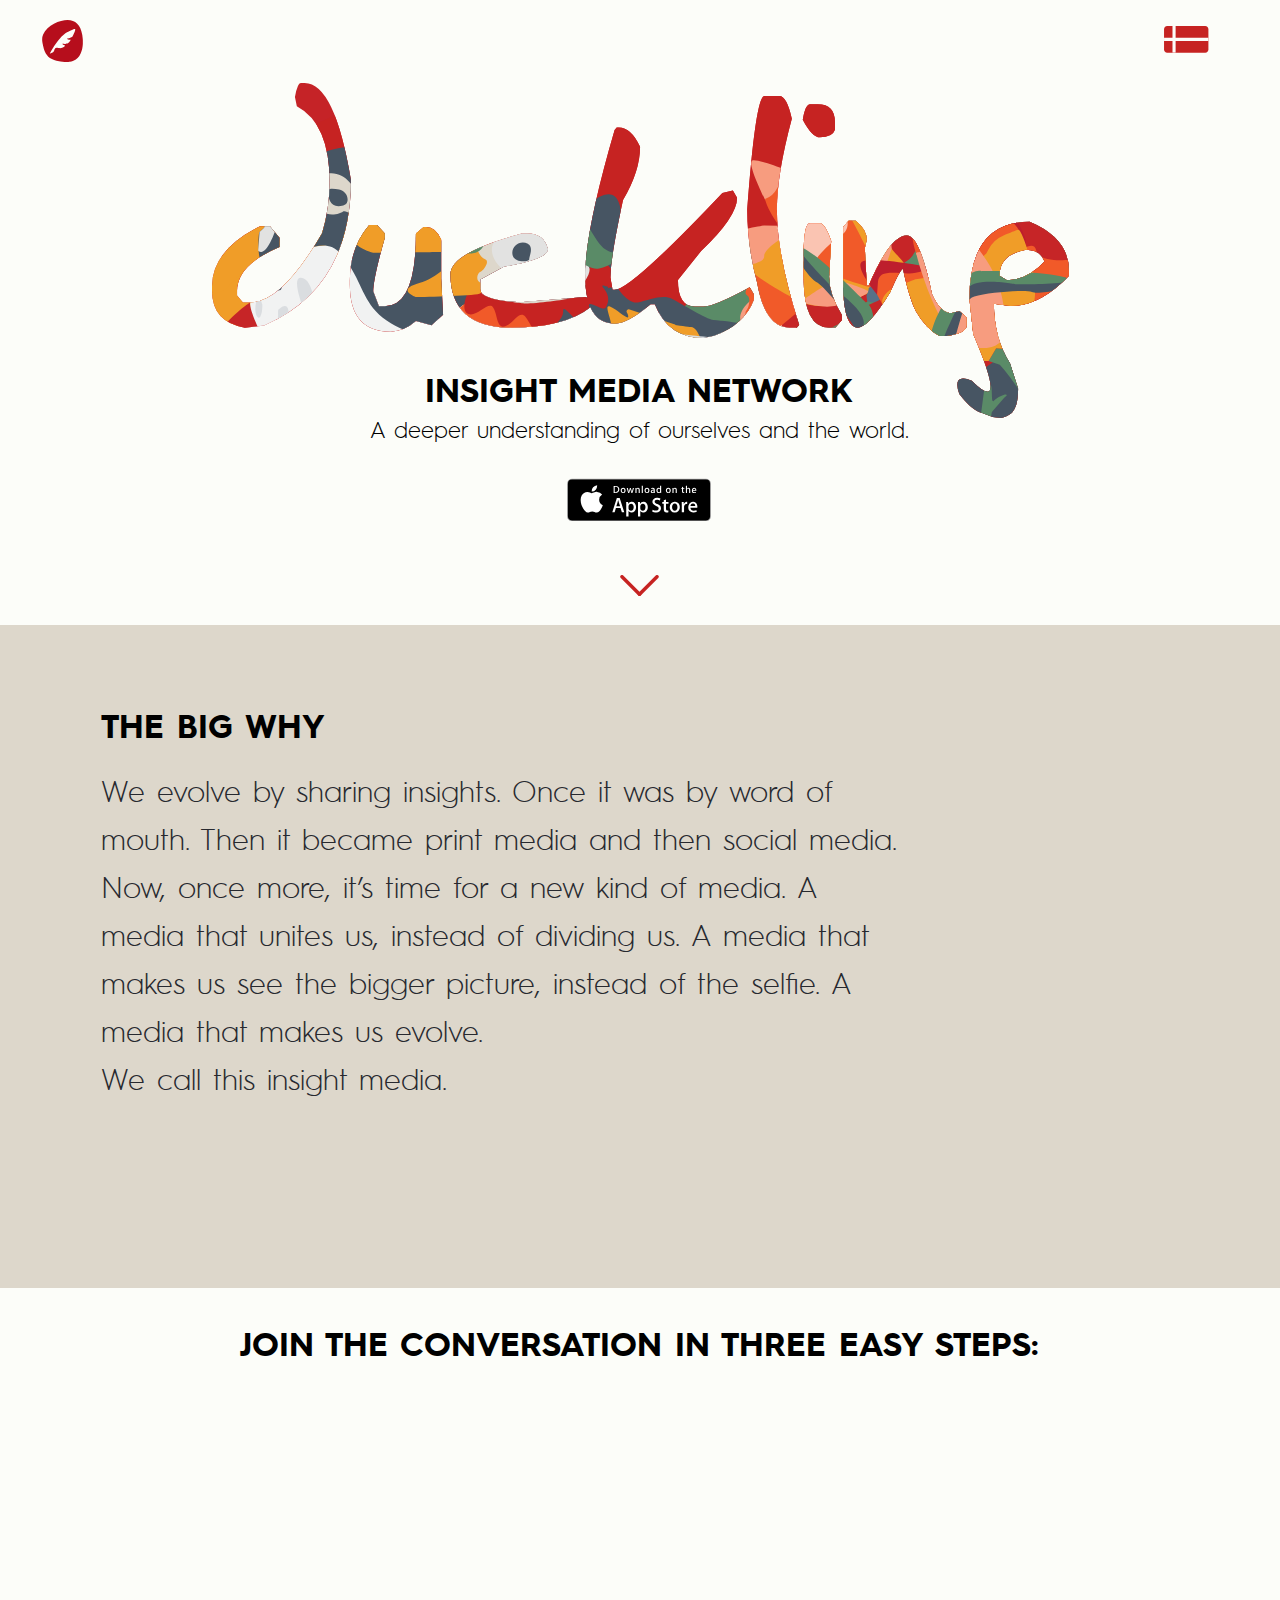
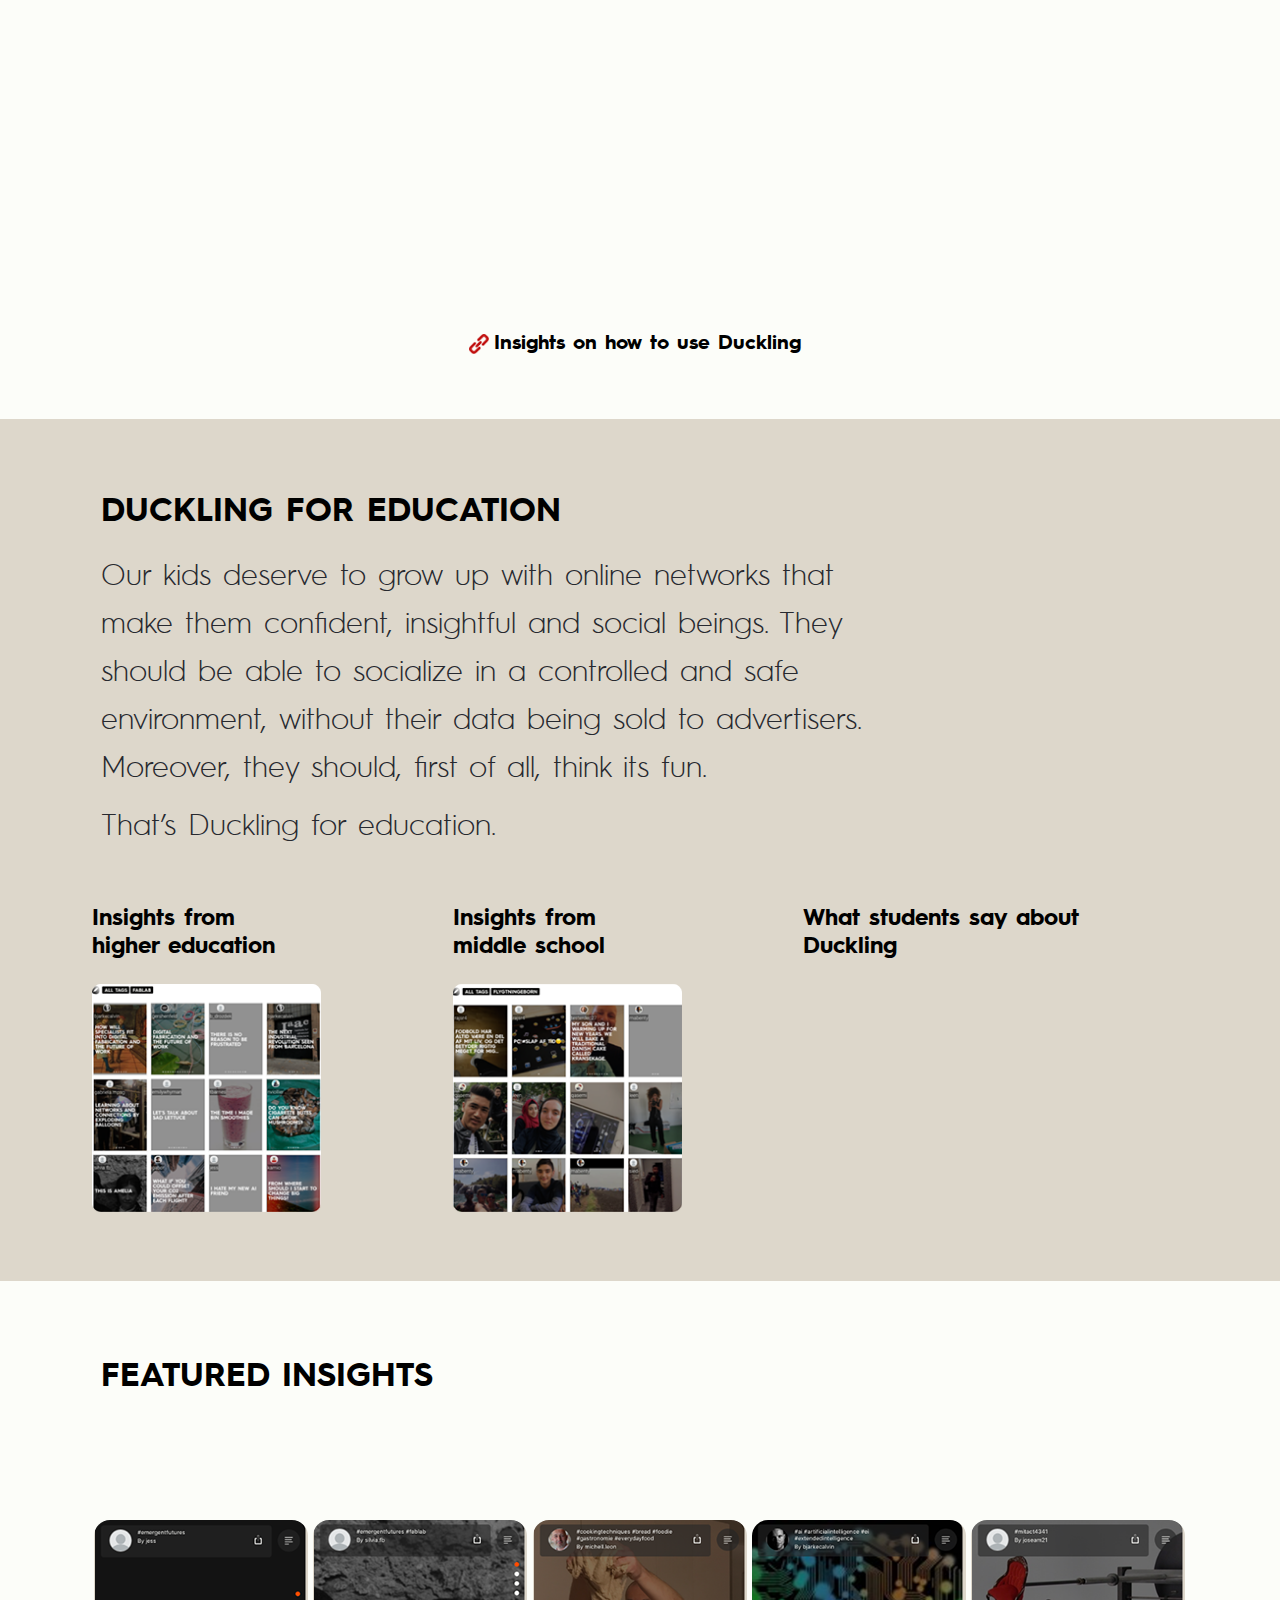
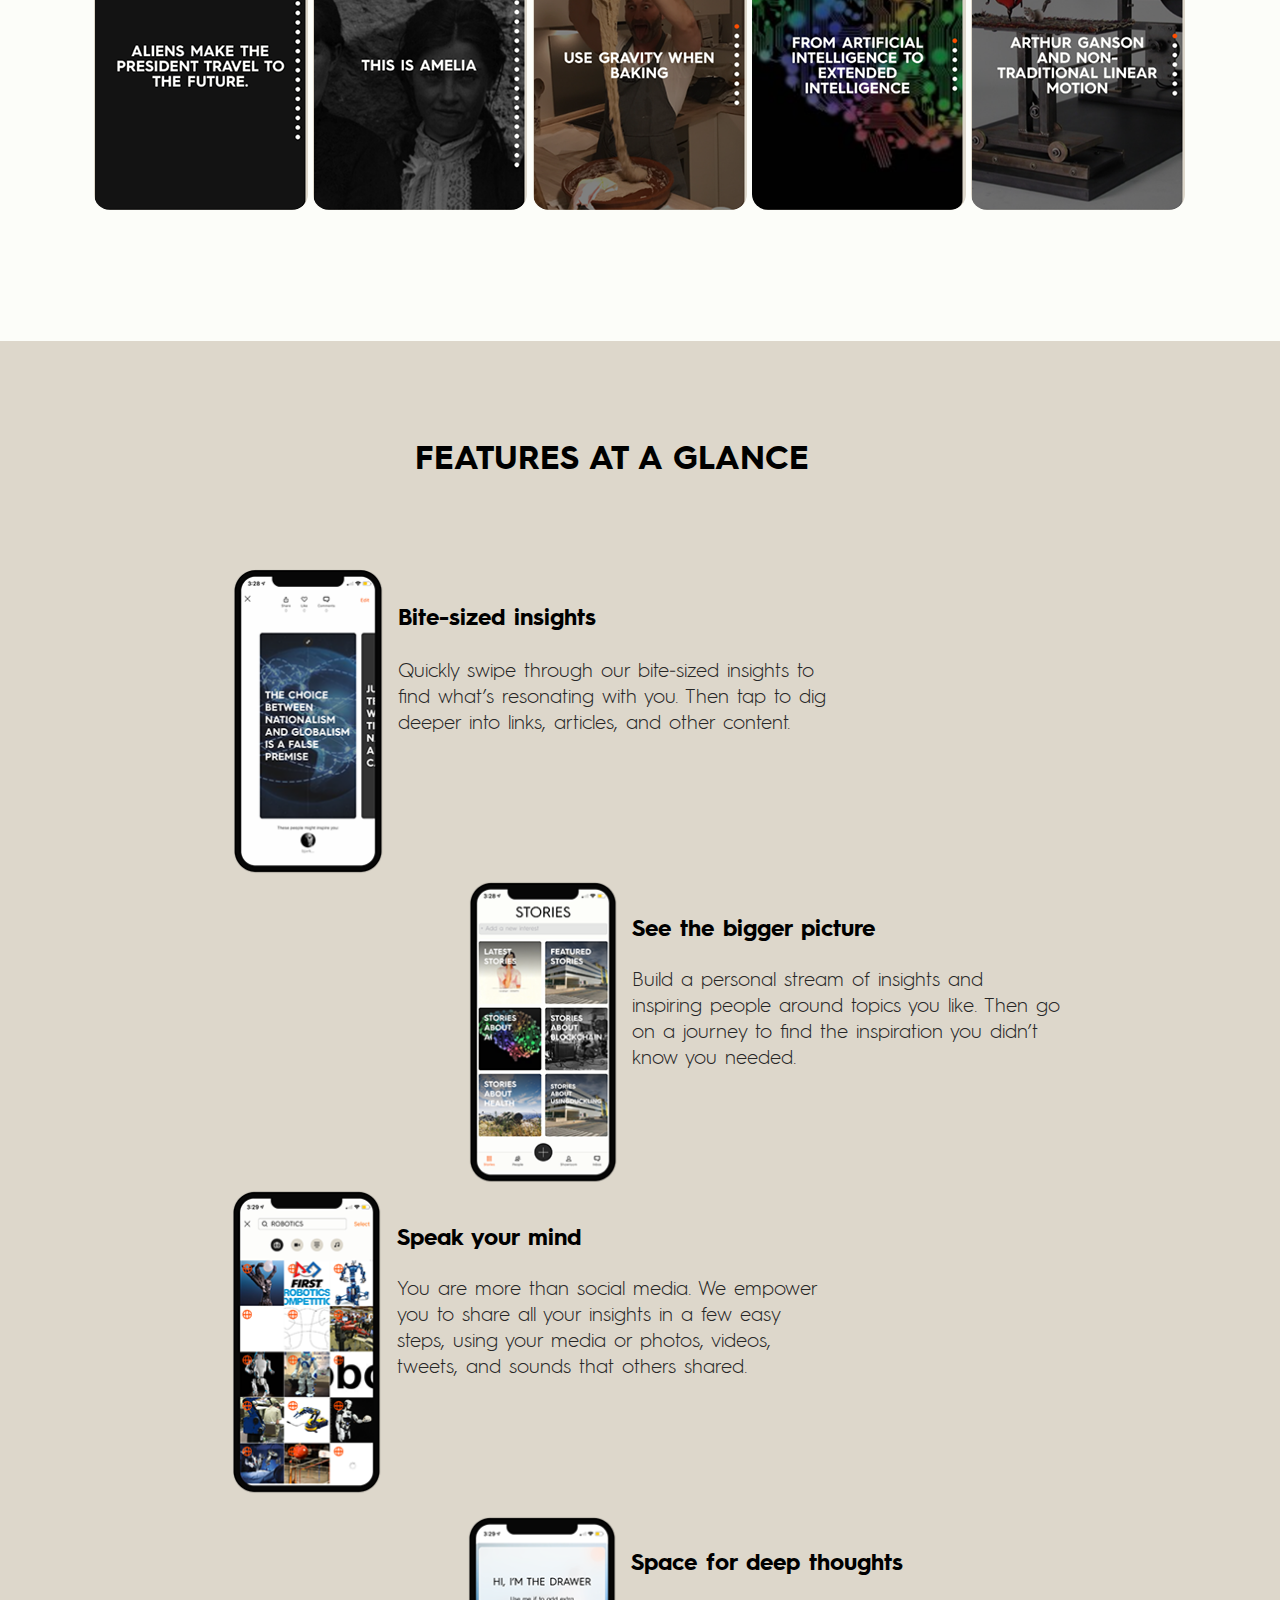
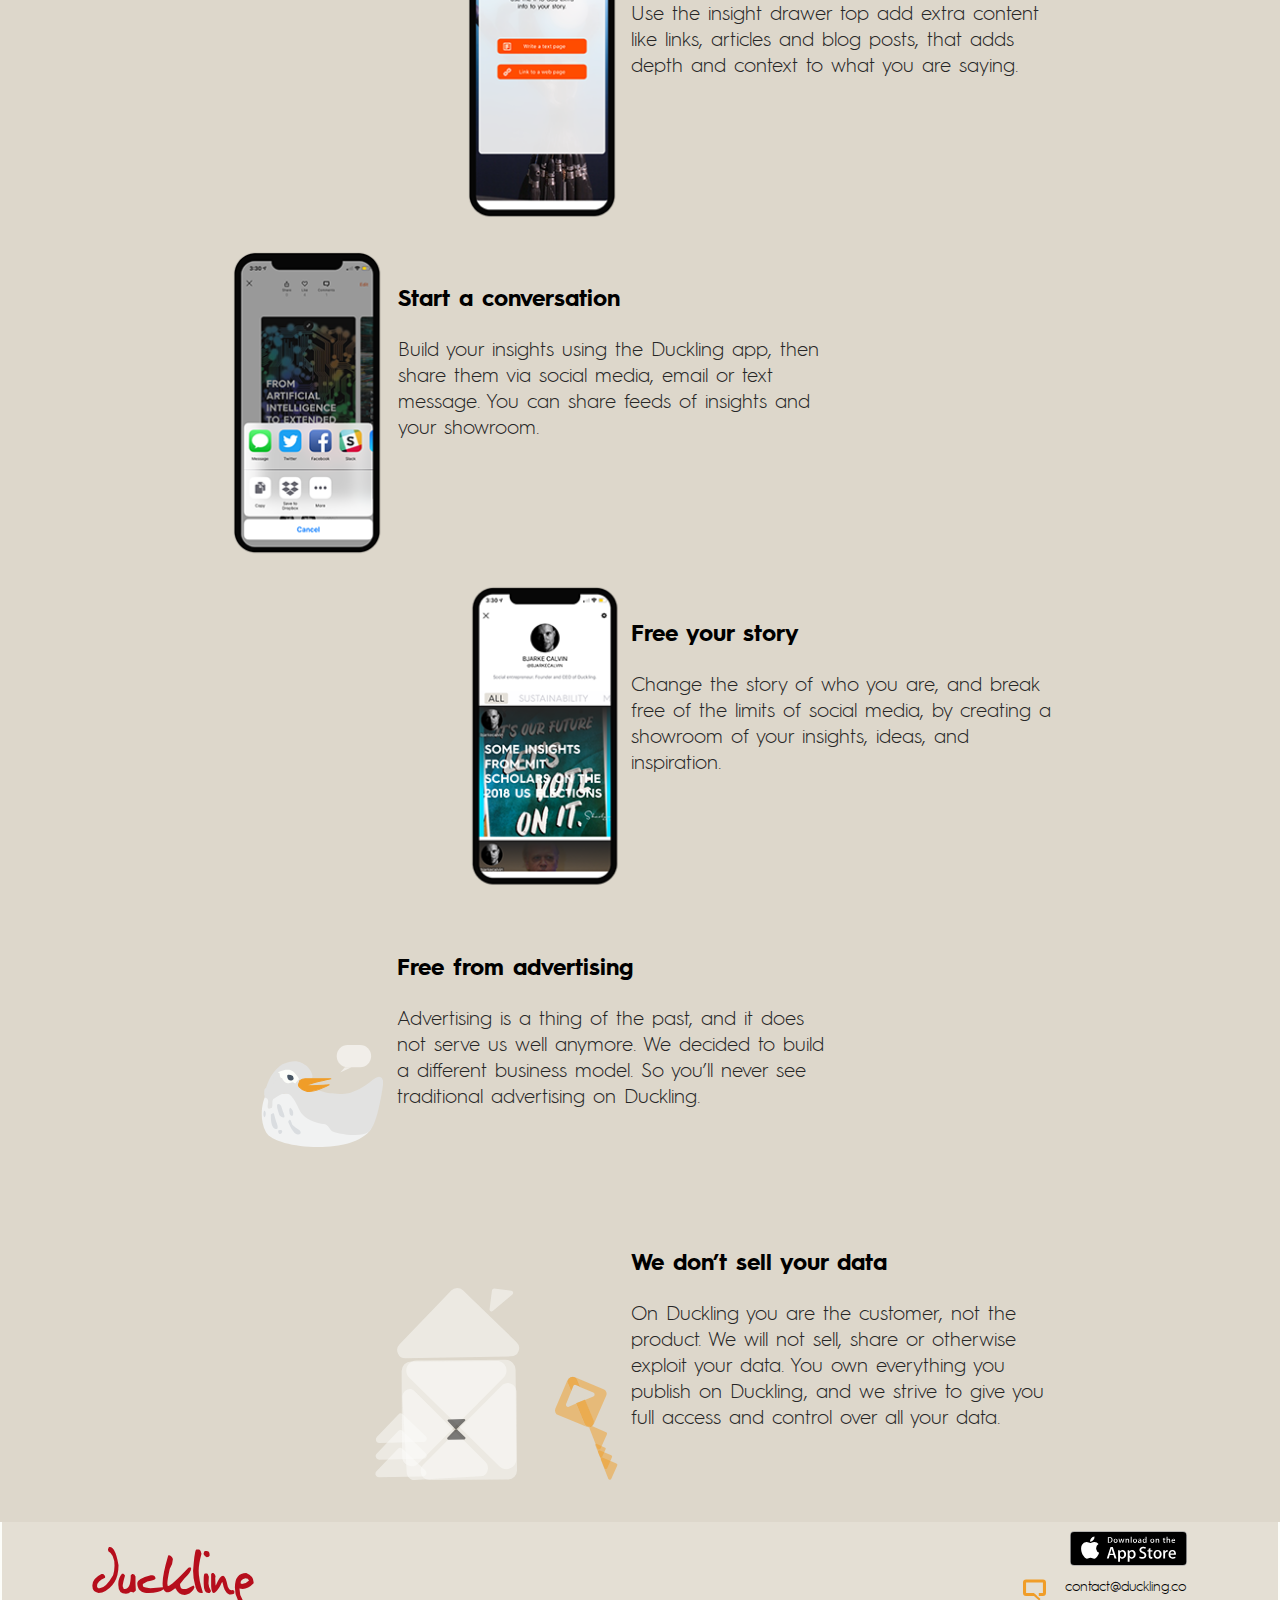
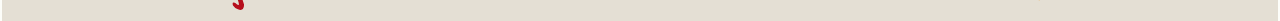
<file: mus v2/index.html>
<!DOCTYPE html>
<html class="nojs html" lang="en-US">
 <head>

  <meta http-equiv="Content-type" content="text/html;charset=UTF-8"/>
  <meta name="generator" content="2018.1.0.386"/>
  <meta name="viewport" content="width=device-width, initial-scale=1.0"/>
  
  <script type="text/javascript">
   // Update the 'nojs'/'js' class on the html node
document.documentElement.className = document.documentElement.className.replace(/\bnojs\b/g, 'js');

// Check that all required assets are uploaded and up-to-date
if(typeof Muse == "undefined") window.Muse = {}; window.Muse.assets = {"required":["museutils.js", "museconfig.js", "jquery.musepolyfill.bgsize.js", "jquery.watch.js", "jquery.musemenu.js", "webpro.js", "musewpslideshow.js", "jquery.museoverlay.js", "touchswipe.js", "jquery.scrolleffects.js", "jquery.museresponsive.js", "require.js", "index.css"], "outOfDate":[]};
</script>
  
  <link rel="shortcut icon" href="images/favicon.ico?crc=339616383"/>
  <title>Duckling Insight Media network</title>
  <!-- CSS -->
  <link rel="stylesheet" type="text/css" href="css/site_global.css?crc=4131438561"/>
  <link rel="stylesheet" type="text/css" href="css/master_a-master.css?crc=429428195"/>
  <link rel="stylesheet" type="text/css" href="css/index.css?crc=4204738906" id="pagesheet"/>
  <!-- IE-only CSS -->
  <!--[if lt IE 9]>
  <link rel="stylesheet" type="text/css" href="css/nomq_preview_master_a-master.css?crc=249404312"/>
  <link rel="stylesheet" type="text/css" href="css/nomq_index.css?crc=12347386" id="nomq_pagesheet"/>
  <![endif]-->
  <!-- JS includes -->
  <!--[if lt IE 9]>
  <script src="scripts/html5shiv.js?crc=4241844378" type="text/javascript"></script>
  <![endif]-->
    <!--HTML Widget code-->
  
<style type="text/css">#u51975.size_fluid_width_height iframe { position:absolute; left:0; top:0; }</style>

<style>
.menu-toggle{
	flex:0 0 auto;
	width:49px;
	height:50px;
	border:0px solid #FFFFFF;
    box-sizing: border-box;
	cursor:pointer;
	position:relative;
}
.hamburger,.cross{
	position:absolute;
	top:50%;
	left:50%;
	transform:translate(-50%,-50%);
}
.hamburger span{
	display:block;
	width:18px;
	height:2px;
	margin-bottom:4px;
	overflow:hidden;
	position:relative;
}
.hamburger span:last-child{
	margin:0;
}
.hamburger span:before,.hamburger span:after{
	content:"";
	position:absolute;
	width:100%;
	height:100%;
	background-color:#C62527;
	transform:translateX(-200%);
	transition:transform ease 300ms;
}
.hamburger span:after{
	transform:translateX(0);
}
.hamburger span:nth-child(2):before,.hamburger span:nth-child(2):after{
	transition-delay:75ms;
}
.hamburger span:last-child:before,.hamburger span:last-child:after{
	transition-delay:150ms;
}
.menu-toggle:hover .hamburger span:before{
	transform:translateX(0);
}
.menu-toggle:hover .hamburger span:after{
	transform:translateX(200%);
}
.menu-toggle.active .hamburger span:before{
	transform:translateX(100%);
}
.menu-toggle.active .hamburger span:after{
	transform:translateX(200%);
}
.cross span{
	display:block;
	width:5px;
	height:8px;
	background-color:#C62527;
	transform:translateY(50%) rotate(45deg) scaleX(0);
	transition:transform ease 200ms;
}
.cross span:last-child{
	transform:translateY(-50%) rotate(-45deg) scaleX(0);
}
.menu-toggle.active .cross span{
	transition-delay:450ms;
	transform:translateY(50%) rotate(45deg) scaleX(1);
}
.menu-toggle.active .cross span:last-child{
	transform:translateY(-50%) rotate(-45deg) scaleX(1);
}
</style>
	
  <!--/*

*/
-->
 </head>
 <body>

  <div class="breakpoint active" id="bp_infinity" data-min-width="1226"><!-- responsive breakpoint node -->
   <div class="clearfix" id="page"><!-- group -->
    <div class="clearfix grpelem" id="phome"><!-- column -->
     <a class="anchor_item colelem shared_content" id="home" data-content-guid="home_content"></a>
     <a class="nonblock nontext clip_frame colelem shared_content" id="u95057" href="duckling-insight-media-network-danish.html" data-content-guid="u95057_content"><!-- svg --><img class="svg temp_no_img_src" id="u95053" data-orig-src="images/group-411.svg?crc=335006455" width="56" height="32" alt="" data-mu-svgfallback="images/group%20411_poster_.png?crc=373191821" src="images/blank.gif?crc=4208392903"/></a>
     <div class="browser_width colelem" id="u1404-bw">
      <div class="museBGSize" id="u1404"><!-- group -->
       <div class="clearfix" id="u1404_align_to_page">
        <div class="header1 clearfix grpelem shared_content" id="u1900-4" data-content-guid="u1900-4_content"><!-- content -->
         <p>insight media network</p>
        </div>
       </div>
      </div>
     </div>
     <div class="clearfix colelem shared_content" id="u1904-4" data-content-guid="u1904-4_content"><!-- content -->
      <p id="u1904-2">A deeper understanding of ourselves and the world.</p>
     </div>
     <a class="nonblock nontext clip_frame colelem" id="u1796" href="https://itunes.apple.com/us/app/duckling-free-your-story/id1326536917?ls=1&amp;mt=8" target="_blank"><!-- svg --><img class="svg temp_no_img_src" id="u1792" data-orig-src="images/button-download-app-store.svg?crc=286706309" width="144" height="44" alt="" data-mu-svgfallback="images/button%20download%20app%20store_poster_.png?crc=3997985020" src="images/blank.gif?crc=4208392903"/></a>
     <div class="clearfix colelem" id="pu14943"><!-- group -->
      <a class="nonblock nontext anim_swing clip_frame grpelem shared_content" id="u14943" href="index.html#how" data-content-guid="u14943_content"><!-- svg --><img class="svg temp_no_img_src" id="u14939" data-orig-src="images/arrow.svg?crc=423049233" width="39" height="21" alt="" data-mu-svgfallback="images/arrow_poster_.png?crc=4102858207" src="images/blank.gif?crc=4208392903"/></a>
      <a class="nonblock nontext anim_swing clip_frame grpelem shared_content" id="u15450" href="index.html#why" data-content-guid="u15450_content"><!-- svg --><img class="svg temp_no_img_src" id="u15447" data-orig-src="images/arrow.svg?crc=423049233" width="39" height="21" alt="" data-mu-svgfallback="images/arrow_poster_.png?crc=4102858207" src="images/blank.gif?crc=4208392903"/></a>
     </div>
     <div class="clearfix colelem" id="pu1774"><!-- group -->
      <div class="browser_width grpelem shared_content" id="u1774-bw" data-content-guid="u1774-bw_content">
       <div id="u1774"><!-- column -->
        <div class="clearfix" id="u1774_align_to_page">
         <div class="header1 clearfix colelem shared_content" id="u4416-4" data-content-guid="u4416-4_content"><!-- content -->
          <p id="u4416-2">The big why</p>
         </div>
         <div class="clearfix colelem shared_content" id="u4430-6" data-content-guid="u4430-6_content"><!-- content -->
          <h2 class="Subhead" id="u4430-4">We evolve by sharing insights. Once it was by word of mouth. Then it became print media and then social media. Now, once more, it’s time for a new kind of media. A media that unites us, instead of dividing us. A media that makes us see the bigger picture, instead of the selfie. A media that makes us evolve. <br/>We call this insight media.</h2>
         </div>
        </div>
       </div>
      </div>
      <a class="anchor_item grpelem shared_content" id="why" data-content-guid="why_content"></a>
     </div>
     <div class="clearfix colelem" id="pu12237"><!-- group -->
      <div class="browser_width grpelem shared_content" id="u12237-bw" data-content-guid="u12237-bw_content">
       <div id="u12237"><!-- simple frame --></div>
      </div>
      <div class="header1 clearfix grpelem shared_content" id="u5406-4" data-content-guid="u5406-4_content"><!-- content -->
       <p id="u5406-2">JOIN THE CONVERSATION IN THREE EASY STEPS:</p>
      </div>
      <a class="anchor_item grpelem shared_content" id="how" data-content-guid="how_content"></a>
      <div class="clearfix grpelem" id="u28290"><!-- group -->
       <div class="clearfix grpelem" id="u12255"><!-- group -->
        <div class="footr-txt clearfix ose_pre_init grpelem shared_content" id="u5696-4" data-content-guid="u5696-4_content"><!-- content -->
         <p id="u5696-2">find your topic</p>
        </div>
        <div class="clearfix grpelem" id="u12051"><!-- column -->
         <div class="clip_frame ose_pre_init colelem shared_content" id="u11108" data-content-guid="u11108_content"><!-- svg -->
          <img class="svg temp_no_img_src" id="u11104" data-orig-src="images/1.svg?crc=4240401910" width="38" height="38" alt="" data-mu-svgfallback="images/1_poster_.png?crc=3849804820" src="images/blank.gif?crc=4208392903"/>
         </div>
         <div class="clip_frame ose_pre_init colelem" id="u5424"><!-- image -->
          <img class="block temp_no_img_src" id="u5424_img" data-orig-src="images/phon1%402x.png?crc=3974683239" alt="" width="234" height="394" src="images/blank.gif?crc=4208392903"/>
         </div>
        </div>
       </div>
       <div class="clearfix grpelem" id="u12263"><!-- group -->
        <div class="footr-txt clearfix ose_pre_init grpelem shared_content" id="u5704-4" data-content-guid="u5704-4_content"><!-- content -->
         <p id="u5704-2">share your insight</p>
        </div>
        <div class="clearfix grpelem" id="u12043"><!-- column -->
         <div class="clip_frame ose_pre_init colelem shared_content" id="u11114" data-content-guid="u11114_content"><!-- svg -->
          <img class="svg temp_no_img_src" id="u11110" data-orig-src="images/2.svg?crc=4117301027" width="38" height="38" alt="" data-mu-svgfallback="images/2_poster_.png?crc=4056035219" src="images/blank.gif?crc=4208392903"/>
         </div>
         <div class="clip_frame ose_pre_init colelem" id="u5464"><!-- image -->
          <img class="block temp_no_img_src" id="u5464_img" data-orig-src="images/phon2%402x.png?crc=3785814751" alt="" width="234" height="393" src="images/blank.gif?crc=4208392903"/>
         </div>
        </div>
       </div>
       <div class="clearfix grpelem" id="u12271"><!-- group -->
        <div class="footr-txt clearfix ose_pre_init grpelem shared_content" id="u5730-4" data-content-guid="u5730-4_content"><!-- content -->
         <p id="u5730-2">invite others to join</p>
        </div>
        <div class="clearfix grpelem" id="u12035"><!-- column -->
         <div class="clip_frame ose_pre_init colelem shared_content" id="u11120" data-content-guid="u11120_content"><!-- svg -->
          <img class="svg temp_no_img_src" id="u11116" data-orig-src="images/3.svg?crc=360590133" width="38" height="38" alt="" data-mu-svgfallback="images/3_poster_.png?crc=516478395" src="images/blank.gif?crc=4208392903"/>
         </div>
         <div class="clip_frame ose_pre_init colelem" id="u5496"><!-- image -->
          <img class="block temp_no_img_src" id="u5496_img" data-orig-src="images/phon3%402x.png?crc=53270148" alt="" width="226" height="380" src="images/blank.gif?crc=4208392903"/>
         </div>
        </div>
       </div>
      </div>
      <div class="clearfix grpelem" id="u55482"><!-- group -->
       <a class="nonblock nontext clip_frame grpelem shared_content" id="u55448" href="https://duckling.me/interest/usingduckling" target="_blank" data-content-guid="u55448_content"><!-- image --><img class="block temp_no_img_src" id="u55448_img" data-orig-src="images/iconlink%402x.png?crc=145007206" alt="" title="How to insigths" width="20" height="20" src="images/blank.gif?crc=4208392903"/></a>
       <a class="nonblock nontext clearfix grpelem shared_content" id="u55472-4" href="https://duckling.me/interest/usingduckling" target="_blank" title="How to insigths" data-content-guid="u55472-4_content"><!-- content --><p id="u55472-2">Insights on how to use Duckling</p></a>
      </div>
     </div>
     <div class="clearfix colelem" id="pu1786"><!-- group -->
      <div class="browser_width grpelem" id="u1786-bw">
       <div id="u1786"><!-- column -->
        <div class="clearfix" id="u1786_align_to_page">
         <div class="header1 clearfix colelem shared_content" id="u40799-4" data-content-guid="u40799-4_content"><!-- content -->
          <p id="u40799-2">DUCKLING FOR EDUCATION</p>
         </div>
         <div class="clearfix colelem" id="pu40800-6"><!-- group -->
          <div class="clearfix grpelem shared_content" id="u40800-6" data-content-guid="u40800-6_content"><!-- content -->
           <h2 class="Subhead" id="u40800-2">Our kids deserve to grow up with online networks that make them confident, insightful and social beings. They should be able to socialize in a controlled and safe environment, without their data being sold to advertisers. Moreover, they should, first of all, think its fun.</h2>
           <h2 class="Subhead" id="u40800-4">That’s Duckling for education.</h2>
          </div>
          <div class="clearfix grpelem" id="u56749"><!-- group -->
           <div class="clearfix grpelem" id="u52357"><!-- column -->
            <div class="clearfix colelem shared_content" id="u52292-4" data-content-guid="u52292-4_content"><!-- content -->
             <p id="u52292-2">Insights from higher education</p>
            </div>
            <a class="nonblock nontext clip_frame colelem shared_content" id="u52244" href="https://www.duckling.me/interest/fablab" target="_blank" data-content-guid="u52244_content"><!-- image --><img class="block temp_no_img_src" id="u52244_img" data-orig-src="images/mask%20group%2023%402x.png?crc=3837259829" alt="" width="229" height="228" src="images/blank.gif?crc=4208392903"/></a>
           </div>
           <div class="clearfix grpelem" id="u52367"><!-- column -->
            <div class="clearfix colelem shared_content" id="u52302-4" data-content-guid="u52302-4_content"><!-- content -->
             <p id="u52302-2">Insights from middle school</p>
            </div>
            <a class="nonblock nontext clip_frame colelem shared_content" id="u52268" href="https://www.duckling.me/interest/flygtningeborn" target="_blank" data-content-guid="u52268_content"><!-- image --><img class="block temp_no_img_src" id="u52268_img" data-orig-src="images/mask%20group%2022%402x.png?crc=4252781963" alt="" width="229" height="228" src="images/blank.gif?crc=4208392903"/></a>
           </div>
           <div class="clearfix grpelem" id="u52377"><!-- column -->
            <div class="clearfix colelem shared_content" id="u52333-4" data-content-guid="u52333-4_content"><!-- content -->
             <p id="u52333-2">What students say about Duckling</p>
            </div>
            <div class="size_fixed colelem shared_content" id="u51975" data-content-guid="u51975_content"><!-- custom html -->
             
    <iframe class="actAsDiv" style="width:100%;height:100%;" src="//player.vimeo.com/video/266278641?title=1&amp;byline=0&amp;portrait=0&amp;color=C62527&amp;autoplay=0&amp;loop=0&amp;wmode=transparent" frameborder="0" webkitAllowFullScreen mozallowfullscreen allowFullScreen></iframe>

            </div>
           </div>
          </div>
         </div>
        </div>
       </div>
      </div>
      <a class="anchor_item grpelem shared_content" id="education" data-content-guid="education_content"></a>
     </div>
     <div class="clearfix colelem" id="pu51005"><!-- group -->
      <div class="browser_width grpelem shared_content" id="u51005-bw" data-content-guid="u51005-bw_content">
       <div id="u51005"><!-- simple frame --></div>
      </div>
      <div class="header1 clearfix grpelem shared_content" id="u40912-4" data-content-guid="u40912-4_content"><!-- content -->
       <p id="u40912-2">FEATURED INSIGHTS</p>
      </div>
      <a class="anchor_item grpelem shared_content" id="featured-insights" data-content-guid="featured-insights_content"></a>
      <div class="clearfix grpelem" id="u67638"><!-- group -->
       <a class="nonblock nontext Button transition museBGSize rounded-corners clearfix grpelem" id="buttonu65412" href="https://duckling.me/jess/5784652450453" target="_blank"><!-- container box --><div class="clearfix grpelem shared_content" id="u65808-5" data-content-guid="u65808-5_content"><!-- content --><p id="u65808-3"><span id="u65808">View</span> &gt;</p></div></a>
       <a class="nonblock nontext Button transition museBGSize rounded-corners clearfix grpelem" id="buttonu67037" href="https://duckling.me/silvia.fb/5784652455968" target="_blank"><!-- container box --><div class="clearfix grpelem shared_content" id="u67038-5" data-content-guid="u67038-5_content"><!-- content --><p id="u67038-3"><span id="u67038">View</span> &gt;</p></div></a>
       <a class="nonblock nontext Button transition museBGSize rounded-corners clearfix grpelem" id="buttonu67088" href="https://duckling.me/michell.leon/5784651541634" target="_blank"><!-- container box --><div class="clearfix grpelem shared_content" id="u67089-5" data-content-guid="u67089-5_content"><!-- content --><p id="u67089-3"><span id="u67089">View</span> &gt;</p></div></a>
       <a class="nonblock nontext Button transition museBGSize rounded-corners clearfix grpelem" id="buttonu67129" href="https://duckling.me/bjarkecalvin/5784624304496" target="_blank"><!-- container box --><div class="clearfix grpelem shared_content" id="u67130-5" data-content-guid="u67130-5_content"><!-- content --><p id="u67130-3"><span id="u67130">View</span> &gt;</p></div></a>
       <a class="nonblock nontext Button transition museBGSize rounded-corners clearfix grpelem" id="buttonu67170" href="https://duckling.me/joseam21/5784649509323" target="_blank"><!-- container box --><div class="transition clearfix grpelem shared_content" id="u67171-5" data-content-guid="u67171-5_content"><!-- content --><p id="u67171-3"><span id="u67171">View</span> &gt;</p></div></a>
      </div>
     </div>
     <div class="clearfix colelem" id="pu40840"><!-- group -->
      <div class="browser_width grpelem" id="u40840-bw">
       <div id="u40840"><!-- group -->
        <div class="clearfix" id="u40840_align_to_page">
         <div class="clearfix grpelem" id="u40603"><!-- column -->
          <div class="header1 clearfix colelem shared_content" id="u39504-4" data-content-guid="u39504-4_content"><!-- content -->
           <p id="u39504-2">features at a glance</p>
          </div>
          <div class="clearfix colelem" id="pu39511"><!-- group -->
           <div class="clearfix grpelem" id="u39511"><!-- group -->
            <div class="clip_frame grpelem" id="u39515"><!-- image -->
             <img class="block temp_no_img_src" id="u39515_img" data-orig-src="images/siibiggrpictur%402x.png?crc=4252593899" alt="" width="173" height="326" src="images/blank.gif?crc=4208392903"/>
            </div>
            <div class="clearfix grpelem shared_content" id="u39512" data-content-guid="u39512_content"><!-- column -->
             <div class="subheader clearfix colelem" id="u39514-4"><!-- content -->
              <p id="u39514-2">See the bigger picture</p>
             </div>
             <div class="Body_Main clearfix colelem" id="u39513-4"><!-- content -->
              <p id="u39513-2">Build a personal stream of insights and inspiring people around topics you like. Then go on a journey to find the inspiration you didn’t know you needed.</p>
             </div>
            </div>
           </div>
           <div class="clearfix grpelem" id="u39523"><!-- group -->
            <div class="clip_frame grpelem" id="u39527"><!-- image -->
             <img class="block temp_no_img_src" id="u39527_img" data-orig-src="images/spkyourmind%402x.png?crc=3859578234" alt="" width="174" height="328" src="images/blank.gif?crc=4208392903"/>
            </div>
            <div class="clearfix grpelem shared_content" id="u39524" data-content-guid="u39524_content"><!-- column -->
             <div class="subheader clearfix colelem" id="u39526-4"><!-- content -->
              <p id="u39526-2">Speak your mind</p>
             </div>
             <div class="Body_Main clearfix colelem" id="u39525-4"><!-- content -->
              <p id="u39525-2">You are more than social media. We empower you to share all your insights in a few easy steps, using your media or photos, videos, tweets, and sounds that others shared.</p>
             </div>
            </div>
           </div>
           <div class="clearfix grpelem" id="u39547"><!-- group -->
            <div class="clip_frame grpelem" id="u39549"><!-- image -->
             <img class="block temp_no_img_src" id="u39549_img" data-orig-src="images/bitsizdinsight%402x.png?crc=347960274" alt="" width="175" height="330" src="images/blank.gif?crc=4208392903"/>
            </div>
            <div class="clearfix grpelem" id="pu39548-4"><!-- column -->
             <div class="subheader clearfix colelem shared_content" id="u39548-4" data-content-guid="u39548-4_content"><!-- content -->
              <p id="u39548-2">Bite-sized insights</p>
             </div>
             <div class="Body_Main clearfix colelem shared_content" id="u39551-4" data-content-guid="u39551-4_content"><!-- content -->
              <p id="u39551-2">Quickly swipe through our bite-sized insights to find what’s resonating with you. Then tap to dig deeper into links, articles, and other content.</p>
             </div>
            </div>
           </div>
          </div>
          <div class="clearfix colelem" id="u39517"><!-- group -->
           <div class="clip_frame grpelem" id="u39521"><!-- image -->
            <img class="block temp_no_img_src" id="u39521_img" data-orig-src="images/spacfordpthoughts-01%402x.png?crc=324696147" alt="" width="173" height="326" src="images/blank.gif?crc=4208392903"/>
           </div>
           <div class="clearfix grpelem shared_content" id="u39518" data-content-guid="u39518_content"><!-- column -->
            <div class="subheader clearfix colelem" id="u39519-4"><!-- content -->
             <p id="u39519-2">Space for deep thoughts</p>
            </div>
            <div class="Body_Main clearfix colelem" id="u39520-4"><!-- content -->
             <p id="u39520-2">Use the insight drawer top add extra content like links, articles and blog posts, that adds depth and context to what you are saying.</p>
            </div>
           </div>
          </div>
          <div class="clearfix colelem" id="u39529"><!-- group -->
           <div class="clip_frame grpelem" id="u39533"><!-- image -->
            <img class="block temp_no_img_src" id="u39533_img" data-orig-src="images/startaconv%402x.png?crc=3878284921" alt="" width="173" height="327" src="images/blank.gif?crc=4208392903"/>
           </div>
           <div class="clearfix grpelem shared_content" id="u39530" data-content-guid="u39530_content"><!-- column -->
            <div class="subheader clearfix colelem" id="u39532-4"><!-- content -->
             <p id="u39532-2">Start a conversation</p>
            </div>
            <div class="Body_Main clearfix colelem" id="u39531-4"><!-- content -->
             <p id="u39531-2">Build your insights using the Duckling app, then share them via social media, email or text message. You can share feeds of insights and your showroom.</p>
            </div>
           </div>
          </div>
          <div class="clearfix colelem" id="u39505"><!-- group -->
           <div class="clip_frame grpelem" id="u39509"><!-- image -->
            <img class="block temp_no_img_src" id="u39509_img" data-orig-src="images/fryourstory-01%402x.png?crc=496807892" alt="" width="172" height="324" src="images/blank.gif?crc=4208392903"/>
           </div>
           <div class="clearfix grpelem shared_content" id="u39506" data-content-guid="u39506_content"><!-- column -->
            <div class="subheader clearfix colelem" id="u39508-4"><!-- content -->
             <p id="u39508-2">Free your story</p>
            </div>
            <div class="Body_Main clearfix colelem" id="u39507-4"><!-- content -->
             <p id="u39507-2">Change the story of who you are, and break free of the limits of social media, by creating a showroom of your insights, ideas, and inspiration.</p>
            </div>
           </div>
          </div>
          <div class="clearfix colelem" id="u39535"><!-- group -->
           <div class="clip_frame grpelem" id="u39539"><!-- svg -->
            <img class="svg temp_no_img_src" id="u39540" data-orig-src="images/frrfromadvrtsting.svg?crc=412815380" width="123" height="102" alt="" data-mu-svgfallback="images/frrfromadvrtsting_poster_.png?crc=4178978546" src="images/blank.gif?crc=4208392903"/>
           </div>
           <div class="clearfix grpelem shared_content" id="u39536" data-content-guid="u39536_content"><!-- column -->
            <div class="subheader clearfix colelem" id="u39538-4"><!-- content -->
             <p id="u39538-2">Free from advertising</p>
            </div>
            <div class="Body_Main clearfix colelem" id="u39537-4"><!-- content -->
             <p id="u39537-2">Advertising is a thing of the past, and it does not serve us well anymore. We decided to build a different business model. So you’ll never see traditional advertising on Duckling.</p>
            </div>
           </div>
          </div>
          <div class="clearfix colelem" id="u39541"><!-- group -->
           <div class="clip_frame grpelem" id="u39542"><!-- svg -->
            <img class="svg temp_no_img_src" id="u39543" data-orig-src="images/wdontslldata.svg?crc=3940769275" width="243" height="197" alt="" data-mu-svgfallback="images/wdontslldata_poster_.png?crc=345306315" src="images/blank.gif?crc=4208392903"/>
           </div>
           <div class="clearfix grpelem shared_content" id="u39544" data-content-guid="u39544_content"><!-- column -->
            <div class="subheader clearfix colelem" id="u39545-4"><!-- content -->
             <p id="u39545-2">We don’t sell your data</p>
            </div>
            <div class="Body_Main clearfix colelem" id="u39546-4"><!-- content -->
             <p id="u39546-2">On Duckling you are the customer, not the product. We will not sell, share or otherwise exploit your data. You own everything you publish on Duckling, and we strive to give you full access and control over all your data.</p>
            </div>
           </div>
          </div>
         </div>
        </div>
       </div>
      </div>
      <a class="anchor_item grpelem shared_content" id="features" data-content-guid="features_content"></a>
     </div>
     <div class="clearfix colelem" id="pu11662"><!-- group -->
      <div class="grpelem" id="u11662"><!-- simple frame --></div>
      <div class="clearfix grpelem" id="u298"><!-- group -->
       <div class="clip_frame grpelem shared_content" id="u187" data-content-guid="u187_content"><!-- svg -->
        <img class="svg temp_no_img_src" id="u183" data-orig-src="images/mssg.svg?crc=221077381" width="23" height="22" alt="" data-mu-svgfallback="images/mssg_poster_.png?crc=4044914698" src="images/blank.gif?crc=4208392903"/>
       </div>
       <div class="footr-txt clearfix grpelem shared_content" id="u283-4" data-content-guid="u283-4_content"><!-- content -->
        <p id="u283-2">contact@duckling.co</p>
       </div>
      </div>
      <a class="nonblock nontext clip_frame grpelem shared_content" id="u11040" href="https://itunes.apple.com/us/app/duckling-free-your-story/id1326536917?ls=1&amp;mt=8" target="_blank" data-content-guid="u11040_content"><!-- svg --><img class="svg temp_no_img_src" id="u11037" data-orig-src="images/button-download-app-store.svg?crc=286706309" width="117" height="35" alt="" data-mu-svgfallback="images/button%20download%20app%20store_poster_.png?crc=3997985020" src="images/blank.gif?crc=4208392903"/></a>
      <a class="nonblock nontext anim_swing clip_frame grpelem shared_content" id="u11013" href="index.html#home" data-content-guid="u11013_content"><!-- svg --><img class="svg temp_no_img_src" id="u11008" data-orig-src="images/duckling-font.svg?crc=138734765" width="162" height="63" alt="" data-mu-svgfallback="images/duckling%20font_poster_.png?crc=4025718156" src="images/blank.gif?crc=4208392903"/></a>
     </div>
    </div>
    <div class="clearfix grpelem" id="ppamphletu41748"><!-- group -->
     <div class="PamphletWidget clearfix" id="pamphletu41748"><!-- none box -->
      <div class="popup_anchor" id="u41755popup">
       <div id="u41755-wrapper">
        <div class="ContainerGroup clearfix" id="u41755"><!-- none box -->
         <div class="Container invi clearfix" id="u41756"><!-- group -->
          <nav class="MenuBar clearfix grpelem" id="menuu42572"><!-- vertical box -->
           <div class="MenuItemContainer clearfix colelem" id="u42580"><!-- horizontal box -->
            <a class="nonblock nontext MenuItem MenuItemWithSubMenu anim_swing rounded-corners clearfix grpelem" id="u42583" href="index.html#home"><!-- horizontal box --><div class="MenuItemLabel rounded-corners clearfix grpelem" id="u42586-4"><!-- content --><p class="shared_content" data-content-guid="u42586-4_0_content">Home</p></div></a>
           </div>
           <div class="MenuItemContainer clearfix colelem" id="u43652"><!-- horizontal box -->
            <a class="nonblock nontext MenuItem MenuItemWithSubMenu anim_swing rounded-corners clearfix grpelem" id="u43653" href="index.html#why"><!-- horizontal box --><div class="MenuItemLabel rounded-corners clearfix grpelem" id="u43655-4"><!-- content --><p class="shared_content" data-content-guid="u43655-4_0_content">Why</p></div></a>
           </div>
           <div class="MenuItemContainer clearfix colelem" id="u43771"><!-- horizontal box -->
            <a class="nonblock nontext MenuItem MenuItemWithSubMenu anim_swing rounded-corners clearfix grpelem" id="u43774" href="index.html#how"><!-- horizontal box --><div class="MenuItemLabel rounded-corners clearfix grpelem" id="u43777-4"><!-- content --><p class="shared_content" data-content-guid="u43777-4_0_content">How</p></div></a>
           </div>
           <div class="MenuItemContainer clearfix colelem" id="u44053"><!-- horizontal box -->
            <a class="nonblock nontext MenuItem MenuItemWithSubMenu anim_swing rounded-corners clearfix grpelem" id="u44054" href="index.html#education"><!-- horizontal box --><div class="MenuItemLabel rounded-corners clearfix grpelem" id="u44056-4"><!-- content --><p class="shared_content" data-content-guid="u44056-4_0_content">Education</p></div></a>
           </div>
           <div class="MenuItemContainer clearfix colelem" id="u43526"><!-- horizontal box -->
            <a class="nonblock nontext MenuItem MenuItemWithSubMenu anim_swing rounded-corners clearfix grpelem" id="u43527" href="index.html#featured-insights"><!-- horizontal box --><div class="MenuItemLabel rounded-corners clearfix grpelem" id="u43529-4"><!-- content --><p class="shared_content" data-content-guid="u43529-4_0_content">Showroom</p></div></a>
           </div>
           <div class="MenuItemContainer clearfix colelem" id="u43890"><!-- horizontal box -->
            <a class="nonblock nontext MenuItem MenuItemWithSubMenu anim_swing rounded-corners clearfix grpelem" id="u43891" href="index.html#features"><!-- horizontal box --><div class="MenuItemLabel rounded-corners clearfix grpelem" id="u43893-4"><!-- content --><p class="shared_content" data-content-guid="u43893-4_0_content">Features</p></div></a>
           </div>
           <div class="MenuItemContainer clearfix colelem" id="u51369"><!-- horizontal box -->
            <a class="nonblock nontext MenuItem MenuItemWithSubMenu rounded-corners clearfix grpelem" id="u51370" href="about.html"><!-- horizontal box --><div class="MenuItemLabel rounded-corners clearfix grpelem" id="u51373-4"><!-- content --><p class="shared_content" data-content-guid="u51373-4_0_content">About</p></div></a>
           </div>
          </nav>
         </div>
        </div>
       </div>
      </div>
      <div class="ThumbGroup clearfix grpelem" id="u41749"><!-- none box -->
       <div class="popup_anchor" id="u41750popup">
        <div class="Thumb popup_element clearfix" id="u41750"><!-- group -->
         <div class="size_fixed grpelem shared_content" id="u41576" data-content-guid="u41576_content"><!-- custom html -->
          
  <div class="menu-toggle">
	<div class="hamburger">
		<span></span>
		<span></span>
		<span></span>
	</div>
	<div class="cross">
		<span></span>
		<span></span>
	</div>
</div>

         </div>
        </div>
       </div>
      </div>
     </div>
     <a class="nonblock nontext anim_swing clip_frame shared_content" id="u319" href="index.html#home" data-content-guid="u319_content"><!-- svg --><img class="svg temp_no_img_src" id="u314" data-orig-src="images/mainlogo.svg?crc=4013952176" width="41" height="42" alt="" data-mu-svgfallback="images/mainlogo_poster_.png?crc=19456442" src="images/blank.gif?crc=4208392903"/></a>
    </div>
   </div>
   <div class="preload_images">
    <img class="preload temp_no_img_src" data-orig-src="images/1-buttonu65412-fr.png?crc=3788786539" alt="" src="images/blank.gif?crc=4208392903"/>
    <img class="preload temp_no_img_src" data-orig-src="images/2-buttonu67037-fr.png?crc=4001220272" alt="" src="images/blank.gif?crc=4208392903"/>
    <img class="preload temp_no_img_src" data-orig-src="images/4-buttonu67088-fr.png?crc=318846280" alt="" src="images/blank.gif?crc=4208392903"/>
    <img class="preload temp_no_img_src" data-orig-src="images/3-buttonu67129-fr.png?crc=3924517632" alt="" src="images/blank.gif?crc=4208392903"/>
    <img class="preload temp_no_img_src" data-orig-src="images/5-buttonu67170-fr.png?crc=3967970887" alt="" src="images/blank.gif?crc=4208392903"/>
   </div>
  </div>
  <div class="breakpoint" id="bp_1225" data-min-width="1201" data-max-width="1225"><!-- responsive breakpoint node -->
   <div class="clearfix borderbox temp_no_id" data-orig-id="page"><!-- group -->
    <div class="clearfix grpelem temp_no_id" data-orig-id="phome"><!-- column -->
     <span class="anchor_item colelem placeholder" data-placeholder-for="home_content"><!-- placeholder node --></span>
     <span class="nonblock nontext clip_frame colelem placeholder" data-placeholder-for="u95057_content"><!-- placeholder node --></span>
     <div class="browser_width colelem temp_no_id" data-orig-id="u1404-bw">
      <div class="museBGSize temp_no_id" data-orig-id="u1404"><!-- group -->
       <div class="clearfix temp_no_id" data-orig-id="u1404_align_to_page">
        <span class="header1 clearfix grpelem placeholder" data-placeholder-for="u1900-4_content"><!-- placeholder node --></span>
       </div>
      </div>
     </div>
     <span class="clearfix colelem placeholder" data-placeholder-for="u1904-4_content"><!-- placeholder node --></span>
     <a class="nonblock nontext clip_frame colelem temp_no_id" href="https://itunes.apple.com/us/app/duckling-free-your-story/id1326536917?ls=1&amp;mt=8" target="_blank" data-sizePolicy="fluidWidthHeight" data-pintopage="page_fixedCenter" data-orig-id="u1796"><!-- svg --><img class="svg svg_mar temp_no_id temp_no_img_src" data-orig-src="images/button-download-app-store.svg?crc=286706309" onload="this.style.height=(this.offsetWidth*57/189)+'px'" alt="" data-mu-svgfallback="images/button%20download%20app%20store_poster_.png?crc=3997985020" data-heightwidthratio="0.30158730158730157" data-image-width="189" data-image-height="57" data-orig-id="u1792" src="images/blank.gif?crc=4208392903"/></a>
     <div class="clearfix colelem temp_no_id" data-orig-id="pu14943"><!-- group -->
      <span class="nonblock nontext anim_swing clip_frame grpelem placeholder" data-placeholder-for="u14943_content"><!-- placeholder node --></span>
      <span class="nonblock nontext anim_swing clip_frame grpelem placeholder" data-placeholder-for="u15450_content"><!-- placeholder node --></span>
     </div>
     <div class="clearfix colelem" id="pwhy"><!-- group -->
      <span class="anchor_item grpelem placeholder" data-placeholder-for="why_content"><!-- placeholder node --></span>
      <div class="browser_width grpelem temp_no_id" data-orig-id="u1774-bw">
       <div class="temp_no_id" data-orig-id="u1774"><!-- column -->
        <div class="clearfix temp_no_id" data-orig-id="u1774_align_to_page">
         <span class="header1 clearfix colelem placeholder" data-placeholder-for="u4416-4_content"><!-- placeholder node --></span>
         <span class="clearfix colelem placeholder" data-placeholder-for="u4430-6_content"><!-- placeholder node --></span>
        </div>
       </div>
      </div>
     </div>
     <div class="clearfix colelem temp_no_id" data-orig-id="pu12237"><!-- group -->
      <span class="browser_width grpelem placeholder" data-placeholder-for="u12237-bw_content"><!-- placeholder node --></span>
      <span class="header1 clearfix grpelem placeholder" data-placeholder-for="u5406-4_content"><!-- placeholder node --></span>
      <span class="anchor_item grpelem placeholder" data-placeholder-for="how_content"><!-- placeholder node --></span>
      <div class="clearfix grpelem temp_no_id" data-orig-id="u28290"><!-- group -->
       <div class="clearfix grpelem temp_no_id" data-orig-id="u12255"><!-- group -->
        <span class="footr-txt clearfix grpelem placeholder" data-placeholder-for="u5696-4_content"><!-- placeholder node --></span>
        <div class="clearfix grpelem temp_no_id" data-orig-id="u12051"><!-- column -->
         <span class="clip_frame colelem placeholder" data-placeholder-for="u11108_content"><!-- placeholder node --></span>
         <div class="clip_frame colelem temp_no_id" data-sizePolicy="fluidWidthHeight" data-pintopage="page_fixedCenter" data-orig-id="u5424"><!-- image -->
          <img class="block temp_no_id temp_no_img_src" data-orig-src="images/phon1%402x.png?crc=3974683239" alt="" data-heightwidthratio="1.6818181818181819" data-image-width="198" data-image-height="333" data-orig-id="u5424_img" src="images/blank.gif?crc=4208392903"/>
         </div>
        </div>
       </div>
       <div class="clearfix grpelem temp_no_id" data-orig-id="u12263"><!-- group -->
        <span class="footr-txt clearfix grpelem placeholder" data-placeholder-for="u5704-4_content"><!-- placeholder node --></span>
        <div class="clearfix grpelem temp_no_id" data-orig-id="u12043"><!-- column -->
         <span class="clip_frame colelem placeholder" data-placeholder-for="u11114_content"><!-- placeholder node --></span>
         <div class="clip_frame colelem temp_no_id" data-sizePolicy="fluidWidthHeight" data-pintopage="page_fixedCenter" data-orig-id="u5464"><!-- image -->
          <img class="block temp_no_id temp_no_img_src" data-orig-src="images/phon2%402x.png?crc=3785814751" alt="" data-heightwidthratio="1.6818181818181819" data-image-width="198" data-image-height="333" data-orig-id="u5464_img" src="images/blank.gif?crc=4208392903"/>
         </div>
        </div>
       </div>
       <div class="clearfix grpelem temp_no_id" data-orig-id="u12271"><!-- group -->
        <span class="footr-txt clearfix grpelem placeholder" data-placeholder-for="u5730-4_content"><!-- placeholder node --></span>
        <div class="clearfix grpelem temp_no_id" data-orig-id="u12035"><!-- column -->
         <span class="clip_frame colelem placeholder" data-placeholder-for="u11120_content"><!-- placeholder node --></span>
         <div class="clip_frame colelem temp_no_id" data-sizePolicy="fluidWidthHeight" data-pintopage="page_fixedCenter" data-orig-id="u5496"><!-- image -->
          <img class="block temp_no_id temp_no_img_src" data-orig-src="images/phon3%402x.png?crc=53270148" alt="" data-heightwidthratio="1.681592039800995" data-image-width="201" data-image-height="338" data-orig-id="u5496_img" src="images/blank.gif?crc=4208392903"/>
         </div>
        </div>
       </div>
      </div>
      <div class="clearfix grpelem temp_no_id" data-orig-id="u55482"><!-- group -->
       <span class="nonblock nontext clip_frame grpelem placeholder" data-placeholder-for="u55448_content"><!-- placeholder node --></span>
       <span class="nonblock nontext clearfix grpelem placeholder" data-placeholder-for="u55472-4_content"><!-- placeholder node --></span>
      </div>
     </div>
     <div class="browser_width colelem temp_no_id" data-orig-id="u1786-bw">
      <div class="temp_no_id" data-orig-id="u1786"><!-- group -->
       <div class="clearfix temp_no_id" data-orig-id="u1786_align_to_page">
        <span class="anchor_item grpelem placeholder" data-placeholder-for="education_content"><!-- placeholder node --></span>
        <div class="clearfix grpelem" id="pu40799-4"><!-- column -->
         <span class="header1 clearfix colelem placeholder" data-placeholder-for="u40799-4_content"><!-- placeholder node --></span>
         <div class="clearfix colelem temp_no_id" data-orig-id="pu40800-6"><!-- group -->
          <span class="clearfix grpelem placeholder" data-placeholder-for="u40800-6_content"><!-- placeholder node --></span>
          <div class="clearfix grpelem temp_no_id" data-orig-id="u56749"><!-- group -->
           <div class="clearfix grpelem temp_no_id" data-orig-id="u52357"><!-- column -->
            <span class="clearfix colelem placeholder" data-placeholder-for="u52292-4_content"><!-- placeholder node --></span>
            <a class="nonblock nontext clip_frame colelem temp_no_id" href="https://www.duckling.me/interest/fablab" target="_blank" data-orig-id="u52244"><!-- image --><img class="block temp_no_id temp_no_img_src" data-orig-src="images/mask%20group%2023%402x.png?crc=3837259829" alt="" data-heightwidthratio="0.9957081545064378" data-image-width="233" data-image-height="232" data-orig-id="u52244_img" src="images/blank.gif?crc=4208392903"/></a>
           </div>
           <div class="clearfix grpelem temp_no_id" data-orig-id="u52367"><!-- column -->
            <span class="clearfix colelem placeholder" data-placeholder-for="u52302-4_content"><!-- placeholder node --></span>
            <a class="nonblock nontext clip_frame colelem temp_no_id" href="https://www.duckling.me/interest/flygtningeborn" target="_blank" data-orig-id="u52268"><!-- image --><img class="block temp_no_id temp_no_img_src" data-orig-src="images/mask%20group%2022%402x.png?crc=4252781963" alt="" data-heightwidthratio="0.9957081545064378" data-image-width="233" data-image-height="232" data-orig-id="u52268_img" src="images/blank.gif?crc=4208392903"/></a>
           </div>
           <div class="clearfix grpelem temp_no_id shared_content" data-orig-id="u52377" data-content-guid="u52377_content"><!-- column -->
            <span class="clearfix colelem placeholder" data-placeholder-for="u52333-4_content"><!-- placeholder node --></span>
            <div class="size_fluid_width_height colelem temp_no_id" data-pintopage="page_fluidx" data-sizePolicy="fluidWidthHeight" data-orig-id="u51975"><!-- custom html -->
             <div class="fluid_height_spacer"></div>
             
    <iframe class="actAsDiv" style="width:100%;height:100%;" src="//player.vimeo.com/video/266278641?title=1&amp;byline=0&amp;portrait=0&amp;color=C62527&amp;autoplay=0&amp;loop=0&amp;wmode=transparent" frameborder="0" webkitAllowFullScreen mozallowfullscreen allowFullScreen></iframe>

            </div>
           </div>
          </div>
         </div>
        </div>
       </div>
      </div>
     </div>
     <div class="clearfix colelem temp_no_id" data-orig-id="pu51005"><!-- group -->
      <span class="browser_width grpelem placeholder" data-placeholder-for="u51005-bw_content"><!-- placeholder node --></span>
      <span class="header1 clearfix grpelem placeholder" data-placeholder-for="u40912-4_content"><!-- placeholder node --></span>
      <span class="anchor_item grpelem placeholder" data-placeholder-for="featured-insights_content"><!-- placeholder node --></span>
      <div class="clearfix grpelem temp_no_id" data-orig-id="u67638"><!-- group -->
       <a class="nonblock nontext Button transition museBGSize rounded-corners clearfix grpelem temp_no_id" href="https://duckling.me/jess/5784652450453" target="_blank" data-sizePolicy="fixed" data-pintopage="page_fixedCenter" data-orig-id="buttonu65412"><!-- container box --><span class="clearfix grpelem placeholder" data-placeholder-for="u65808-5_content"><!-- placeholder node --></span></a>
       <a class="nonblock nontext Button transition museBGSize rounded-corners clearfix grpelem temp_no_id" href="https://duckling.me/silvia.fb/5784652455968" target="_blank" data-sizePolicy="fixed" data-pintopage="page_fixedCenter" data-orig-id="buttonu67037"><!-- container box --><span class="clearfix grpelem placeholder" data-placeholder-for="u67038-5_content"><!-- placeholder node --></span></a>
       <div class="clearfix grpelem" id="pbuttonu67088"><!-- column -->
        <a class="nonblock nontext Button transition museBGSize rounded-corners clearfix colelem temp_no_id" href="https://duckling.me/michell.leon/5784651541634" target="_blank" data-sizePolicy="fixed" data-pintopage="page_fixedCenter" data-leftAdjustmentDoneBy="pbuttonu67088" data-orig-id="buttonu67088"><!-- container box --><span class="clearfix grpelem placeholder" data-placeholder-for="u67089-5_content"><!-- placeholder node --></span></a>
        <a class="nonblock nontext Button transition museBGSize rounded-corners clearfix colelem temp_no_id" href="https://duckling.me/bjarkecalvin/5784624304496" target="_blank" data-sizePolicy="fixed" data-pintopage="page_fixedCenter" data-leftAdjustmentDoneBy="pbuttonu67088" data-orig-id="buttonu67129"><!-- container box --><span class="clearfix grpelem placeholder" data-placeholder-for="u67130-5_content"><!-- placeholder node --></span></a>
       </div>
       <a class="nonblock nontext Button transition museBGSize rounded-corners clearfix grpelem temp_no_id" href="https://duckling.me/joseam21/5784649509323" target="_blank" data-sizePolicy="fixed" data-pintopage="page_fixedCenter" data-orig-id="buttonu67170"><!-- container box --><span class="transition clearfix grpelem placeholder" data-placeholder-for="u67171-5_content"><!-- placeholder node --></span></a>
      </div>
     </div>
     <div class="browser_width colelem temp_no_id" data-orig-id="u40840-bw">
      <div class="temp_no_id" data-orig-id="u40840"><!-- group -->
       <div class="clearfix temp_no_id" data-orig-id="u40840_align_to_page">
        <span class="anchor_item grpelem placeholder" data-placeholder-for="features_content"><!-- placeholder node --></span>
        <div class="clearfix grpelem temp_no_id" data-orig-id="u40603"><!-- column -->
         <span class="header1 clearfix colelem placeholder" data-placeholder-for="u39504-4_content"><!-- placeholder node --></span>
         <div class="clearfix colelem temp_no_id" data-orig-id="pu39511"><!-- group -->
          <div class="clearfix grpelem temp_no_id" data-orig-id="u39511"><!-- group -->
           <div class="clip_frame grpelem temp_no_id" data-orig-id="u39515"><!-- image -->
            <img class="block temp_no_id temp_no_img_src" data-orig-src="images/siibiggrpictur%402x.png?crc=4252593899" alt="" data-heightwidthratio="1.884393063583815" data-image-width="173" data-image-height="326" data-orig-id="u39515_img" src="images/blank.gif?crc=4208392903"/>
           </div>
           <span class="clearfix grpelem placeholder" data-placeholder-for="u39512_content"><!-- placeholder node --></span>
          </div>
          <div class="clearfix grpelem temp_no_id" data-orig-id="u39523"><!-- group -->
           <div class="clip_frame grpelem temp_no_id" data-orig-id="u39527"><!-- image -->
            <img class="block temp_no_id temp_no_img_src" data-orig-src="images/spkyourmind%402x.png?crc=3859578234" alt="" data-heightwidthratio="1.8850574712643677" data-image-width="174" data-image-height="328" data-orig-id="u39527_img" src="images/blank.gif?crc=4208392903"/>
           </div>
           <span class="clearfix grpelem placeholder" data-placeholder-for="u39524_content"><!-- placeholder node --></span>
          </div>
          <div class="clearfix grpelem temp_no_id" data-orig-id="u39547"><!-- group -->
           <div class="clip_frame grpelem temp_no_id" data-orig-id="u39549"><!-- image -->
            <img class="block temp_no_id temp_no_img_src" data-orig-src="images/bitsizdinsight%402x.png?crc=347960274" alt="" data-heightwidthratio="1.8857142857142857" data-image-width="175" data-image-height="330" data-orig-id="u39549_img" src="images/blank.gif?crc=4208392903"/>
           </div>
           <div class="clearfix grpelem temp_no_id" data-orig-id="pu39548-4"><!-- column -->
            <span class="subheader clearfix colelem placeholder" data-placeholder-for="u39548-4_content"><!-- placeholder node --></span>
            <span class="Body_Main clearfix colelem placeholder" data-placeholder-for="u39551-4_content"><!-- placeholder node --></span>
           </div>
          </div>
         </div>
         <div class="clearfix colelem temp_no_id" data-orig-id="u39517"><!-- group -->
          <div class="clip_frame grpelem temp_no_id" data-orig-id="u39521"><!-- image -->
           <img class="block temp_no_id temp_no_img_src" data-orig-src="images/spacfordpthoughts-01%402x.png?crc=324696147" alt="" data-heightwidthratio="1.884393063583815" data-image-width="173" data-image-height="326" data-orig-id="u39521_img" src="images/blank.gif?crc=4208392903"/>
          </div>
          <span class="clearfix grpelem placeholder" data-placeholder-for="u39518_content"><!-- placeholder node --></span>
         </div>
         <div class="clearfix colelem temp_no_id" data-orig-id="u39529"><!-- group -->
          <div class="clip_frame grpelem temp_no_id" data-orig-id="u39533"><!-- image -->
           <img class="block temp_no_id temp_no_img_src" data-orig-src="images/startaconv%402x.png?crc=3878284921" alt="" data-heightwidthratio="1.8901734104046244" data-image-width="173" data-image-height="327" data-orig-id="u39533_img" src="images/blank.gif?crc=4208392903"/>
          </div>
          <span class="clearfix grpelem placeholder" data-placeholder-for="u39530_content"><!-- placeholder node --></span>
         </div>
         <div class="clearfix colelem temp_no_id" data-orig-id="u39505"><!-- group -->
          <div class="clip_frame grpelem temp_no_id" data-orig-id="u39509"><!-- image -->
           <img class="block temp_no_id temp_no_img_src" data-orig-src="images/fryourstory-01%402x.png?crc=496807892" alt="" data-heightwidthratio="1.8837209302325582" data-image-width="172" data-image-height="324" data-orig-id="u39509_img" src="images/blank.gif?crc=4208392903"/>
          </div>
          <span class="clearfix grpelem placeholder" data-placeholder-for="u39506_content"><!-- placeholder node --></span>
         </div>
         <div class="clearfix colelem temp_no_id" data-orig-id="u39535"><!-- group -->
          <div class="clip_frame grpelem temp_no_id" data-orig-id="u39539"><!-- svg -->
           <img class="svg svg_mar temp_no_id temp_no_img_src" data-orig-src="images/frrfromadvrtsting.svg?crc=412815380" onload="this.style.height=(this.offsetWidth*102/123)+'px'" alt="" data-mu-svgfallback="images/frrfromadvrtsting_poster_.png?crc=4178978546" data-heightwidthratio="0.8292682926829268" data-image-width="123" data-image-height="102" data-orig-id="u39540" src="images/blank.gif?crc=4208392903"/>
          </div>
          <span class="clearfix grpelem placeholder" data-placeholder-for="u39536_content"><!-- placeholder node --></span>
         </div>
         <div class="clearfix colelem temp_no_id" data-orig-id="u39541"><!-- group -->
          <div class="clip_frame grpelem temp_no_id" data-orig-id="u39542"><!-- svg -->
           <img class="svg svg_mar temp_no_id temp_no_img_src" data-orig-src="images/wdontslldata.svg?crc=3940769275" onload="this.style.height=(this.offsetWidth*197/243)+'px'" alt="" data-mu-svgfallback="images/wdontslldata_poster_.png?crc=345306315" data-heightwidthratio="0.8106995884773662" data-image-width="243" data-image-height="197" data-orig-id="u39543" src="images/blank.gif?crc=4208392903"/>
          </div>
          <span class="clearfix grpelem placeholder" data-placeholder-for="u39544_content"><!-- placeholder node --></span>
         </div>
        </div>
       </div>
      </div>
     </div>
     <div class="clearfix colelem temp_no_id" data-orig-id="pu11662"><!-- group -->
      <div class="grpelem temp_no_id shared_content" data-sizePolicy="fluidWidthHeight" data-pintopage="page_fixedCenter" data-orig-id="u11662" data-content-guid="u11662_content"><!-- simple frame -->
       <div class="fluid_height_spacer"></div>
      </div>
      <div class="clearfix grpelem temp_no_id" data-orig-id="u298"><!-- group -->
       <span class="clip_frame grpelem placeholder" data-placeholder-for="u187_content"><!-- placeholder node --></span>
       <span class="footr-txt clearfix grpelem placeholder" data-placeholder-for="u283-4_content"><!-- placeholder node --></span>
      </div>
      <span class="nonblock nontext clip_frame grpelem placeholder" data-placeholder-for="u11040_content"><!-- placeholder node --></span>
      <span class="nonblock nontext anim_swing clip_frame grpelem placeholder" data-placeholder-for="u11013_content"><!-- placeholder node --></span>
     </div>
    </div>
    <div class="clearfix grpelem temp_no_id" data-orig-id="ppamphletu41748"><!-- group -->
     <div class="PamphletWidget clearfix allow_click_through temp_no_id" data-visibility="changed" style="visibility:hidden" data-orig-id="pamphletu41748"><!-- none box -->
      <div class="popup_anchor allow_click_through temp_no_id" data-col-pos="0" data-orig-id="u41755popup">
       <div class="temp_no_id" data-orig-id="u41755-wrapper">
        <div class="ContainerGroup clearfix temp_no_id" data-col-pos="0" data-orig-id="u41755"><!-- none box -->
         <div class="Container invi clearfix temp_no_id" data-col-pos="0" data-orig-id="u41756"><!-- group -->
          <nav class="MenuBar clearfix grpelem temp_no_id" data-sizePolicy="fixed" data-pintopage="page_fixedLeft" data-orig-id="menuu42572"><!-- vertical box -->
           <div class="MenuItemContainer clearfix colelem temp_no_id" data-orig-id="u42580"><!-- horizontal box -->
            <a class="nonblock nontext MenuItem MenuItemWithSubMenu anim_swing rounded-corners clearfix grpelem temp_no_id" href="index.html#home" data-orig-id="u42583"><!-- horizontal box --><div class="MenuItemLabel rounded-corners clearfix grpelem temp_no_id" data-sizePolicy="fixed" data-pintopage="page_fixedLeft" data-orig-id="u42586-4"><!-- content --><span class="placeholder" data-placeholder-for="u42586-4_0_content"><!-- placeholder node --></span></div></a>
           </div>
           <div class="MenuItemContainer clearfix colelem temp_no_id" data-orig-id="u43652"><!-- horizontal box -->
            <a class="nonblock nontext MenuItem MenuItemWithSubMenu anim_swing rounded-corners clearfix grpelem temp_no_id" href="index.html#why" data-orig-id="u43653"><!-- horizontal box --><div class="MenuItemLabel rounded-corners clearfix grpelem temp_no_id" data-sizePolicy="fixed" data-pintopage="page_fixedLeft" data-orig-id="u43655-4"><!-- content --><span class="placeholder" data-placeholder-for="u43655-4_0_content"><!-- placeholder node --></span></div></a>
           </div>
           <div class="MenuItemContainer clearfix colelem temp_no_id" data-orig-id="u43771"><!-- horizontal box -->
            <a class="nonblock nontext MenuItem MenuItemWithSubMenu anim_swing rounded-corners clearfix grpelem temp_no_id" href="index.html#how" data-orig-id="u43774"><!-- horizontal box --><div class="MenuItemLabel rounded-corners clearfix grpelem temp_no_id" data-sizePolicy="fixed" data-pintopage="page_fixedLeft" data-orig-id="u43777-4"><!-- content --><span class="placeholder" data-placeholder-for="u43777-4_0_content"><!-- placeholder node --></span></div></a>
           </div>
           <div class="MenuItemContainer clearfix colelem temp_no_id" data-orig-id="u44053"><!-- horizontal box -->
            <a class="nonblock nontext MenuItem MenuItemWithSubMenu anim_swing rounded-corners clearfix grpelem temp_no_id" href="index.html#education" data-orig-id="u44054"><!-- horizontal box --><div class="MenuItemLabel rounded-corners clearfix grpelem temp_no_id" data-sizePolicy="fixed" data-pintopage="page_fixedLeft" data-orig-id="u44056-4"><!-- content --><span class="placeholder" data-placeholder-for="u44056-4_0_content"><!-- placeholder node --></span></div></a>
           </div>
           <div class="MenuItemContainer clearfix colelem temp_no_id" data-orig-id="u43526"><!-- horizontal box -->
            <a class="nonblock nontext MenuItem MenuItemWithSubMenu anim_swing rounded-corners clearfix grpelem temp_no_id" href="index.html#featured-insights" data-orig-id="u43527"><!-- horizontal box --><div class="MenuItemLabel rounded-corners clearfix grpelem temp_no_id" data-sizePolicy="fixed" data-pintopage="page_fixedLeft" data-orig-id="u43529-4"><!-- content --><span class="placeholder" data-placeholder-for="u43529-4_0_content"><!-- placeholder node --></span></div></a>
           </div>
           <div class="MenuItemContainer clearfix colelem temp_no_id" data-orig-id="u43890"><!-- horizontal box -->
            <a class="nonblock nontext MenuItem MenuItemWithSubMenu anim_swing rounded-corners clearfix grpelem temp_no_id" href="index.html#features" data-orig-id="u43891"><!-- horizontal box --><div class="MenuItemLabel rounded-corners clearfix grpelem temp_no_id" data-sizePolicy="fixed" data-pintopage="page_fixedLeft" data-orig-id="u43893-4"><!-- content --><span class="placeholder" data-placeholder-for="u43893-4_0_content"><!-- placeholder node --></span></div></a>
           </div>
           <div class="MenuItemContainer clearfix colelem temp_no_id" data-orig-id="u51369"><!-- horizontal box -->
            <a class="nonblock nontext MenuItem MenuItemWithSubMenu rounded-corners clearfix grpelem temp_no_id" href="about.html" data-orig-id="u51370"><!-- horizontal box --><div class="MenuItemLabel rounded-corners clearfix grpelem temp_no_id" data-sizePolicy="fixed" data-pintopage="page_fixedLeft" data-orig-id="u51373-4"><!-- content --><span class="placeholder" data-placeholder-for="u51373-4_0_content"><!-- placeholder node --></span></div></a>
           </div>
          </nav>
         </div>
        </div>
       </div>
      </div>
      <div class="ThumbGroup clearfix grpelem temp_no_id" data-col-pos="1" data-sizePolicy="fluidWidth" data-pintopage="page_fixedLeft" data-orig-id="u41749"><!-- none box -->
       <div class="popup_anchor allow_click_through temp_no_id" data-col-pos="0" data-orig-id="u41750popup">
        <div class="Thumb popup_element clearfix temp_no_id" data-col-pos="0" data-orig-id="u41750"><!-- group -->
         <span class="size_fixed grpelem placeholder" data-placeholder-for="u41576_content"><!-- placeholder node --></span>
        </div>
       </div>
      </div>
     </div>
     <span class="nonblock nontext anim_swing clip_frame placeholder" data-placeholder-for="u319_content"><!-- placeholder node --></span>
    </div>
   </div>
   <div class="preload_images">
    <img class="preload temp_no_img_src" data-orig-src="images/1-buttonu65412-fr2.png?crc=4006155416" alt="" src="images/blank.gif?crc=4208392903"/>
    <img class="preload temp_no_img_src" data-orig-src="images/2-buttonu67037-fr2.png?crc=200643591" alt="" src="images/blank.gif?crc=4208392903"/>
    <img class="preload temp_no_img_src" data-orig-src="images/4-buttonu67088-fr2.png?crc=412143405" alt="" src="images/blank.gif?crc=4208392903"/>
    <img class="preload temp_no_img_src" data-orig-src="images/3-buttonu67129-fr2.png?crc=3762843434" alt="" src="images/blank.gif?crc=4208392903"/>
    <img class="preload temp_no_img_src" data-orig-src="images/5-buttonu67170-fr2.png?crc=3904929973" alt="" src="images/blank.gif?crc=4208392903"/>
   </div>
  </div>
  <div class="breakpoint" id="bp_1200" data-min-width="1176" data-max-width="1200"><!-- responsive breakpoint node -->
   <div class="clearfix borderbox temp_no_id" data-orig-id="page"><!-- group -->
    <div class="clearfix grpelem temp_no_id" data-orig-id="phome"><!-- column -->
     <span class="anchor_item colelem placeholder" data-placeholder-for="home_content"><!-- placeholder node --></span>
     <span class="anchor_item colelem placeholder" data-placeholder-for="why_content"><!-- placeholder node --></span>
     <span class="anchor_item colelem placeholder" data-placeholder-for="how_content"><!-- placeholder node --></span>
    </div>
    <div class="clearfix grpelem" id="pu95057"><!-- column -->
     <span class="nonblock nontext clip_frame colelem placeholder" data-placeholder-for="u95057_content"><!-- placeholder node --></span>
     <div class="browser_width colelem temp_no_id" data-orig-id="u1404-bw">
      <div class="museBGSize temp_no_id" data-orig-id="u1404"><!-- group -->
       <div class="clearfix temp_no_id" data-orig-id="u1404_align_to_page">
        <span class="header1 clearfix grpelem placeholder" data-placeholder-for="u1900-4_content"><!-- placeholder node --></span>
       </div>
      </div>
     </div>
     <span class="clearfix colelem placeholder" data-placeholder-for="u1904-4_content"><!-- placeholder node --></span>
     <a class="nonblock nontext clip_frame colelem temp_no_id" href="https://itunes.apple.com/us/app/duckling-free-your-story/id1326536917?ls=1&amp;mt=8" target="_blank" data-sizePolicy="fluidWidthHeight" data-pintopage="page_fixedCenter" data-orig-id="u1796"><!-- svg --><img class="svg svg_mar temp_no_id temp_no_img_src" data-orig-src="images/button-download-app-store.svg?crc=286706309" onload="this.style.height=(this.offsetWidth*55.83673469387757/185.14285714285717)+'px'" alt="" data-mu-svgfallback="images/button%20download%20app%20store_poster_.png?crc=3997985020" data-heightwidthratio="0.3027027027027027" data-image-width="185" data-image-height="56" data-orig-id="u1792" src="images/blank.gif?crc=4208392903"/></a>
     <div class="clearfix colelem temp_no_id" data-orig-id="pu14943"><!-- group -->
      <span class="nonblock nontext anim_swing clip_frame grpelem placeholder" data-placeholder-for="u14943_content"><!-- placeholder node --></span>
      <span class="nonblock nontext anim_swing clip_frame grpelem placeholder" data-placeholder-for="u15450_content"><!-- placeholder node --></span>
     </div>
     <div class="browser_width colelem temp_no_id" data-orig-id="u1774-bw">
      <div class="temp_no_id" data-orig-id="u1774"><!-- column -->
       <div class="clearfix temp_no_id" data-orig-id="u1774_align_to_page">
        <span class="header1 clearfix colelem placeholder" data-placeholder-for="u4416-4_content"><!-- placeholder node --></span>
        <span class="clearfix colelem placeholder" data-placeholder-for="u4430-6_content"><!-- placeholder node --></span>
       </div>
      </div>
     </div>
     <div class="clearfix colelem temp_no_id" data-orig-id="pu12237"><!-- group -->
      <span class="browser_width grpelem placeholder" data-placeholder-for="u12237-bw_content"><!-- placeholder node --></span>
      <span class="header1 clearfix grpelem placeholder" data-placeholder-for="u5406-4_content"><!-- placeholder node --></span>
      <div class="clearfix grpelem temp_no_id" data-orig-id="u28290"><!-- group -->
       <div class="clearfix grpelem temp_no_id" data-orig-id="u12255"><!-- group -->
        <span class="footr-txt clearfix grpelem placeholder" data-placeholder-for="u5696-4_content"><!-- placeholder node --></span>
        <div class="clearfix grpelem temp_no_id" data-orig-id="u12051"><!-- column -->
         <span class="clip_frame colelem placeholder" data-placeholder-for="u11108_content"><!-- placeholder node --></span>
         <div class="clip_frame colelem temp_no_id" data-sizePolicy="fluidWidthHeight" data-pintopage="page_fixedCenter" data-orig-id="u5424"><!-- image -->
          <img class="block temp_no_id temp_no_img_src" data-orig-src="images/phon1%402x.png?crc=3974683239" alt="" data-heightwidthratio="1.6855670103092784" data-image-width="194" data-image-height="327" data-orig-id="u5424_img" src="images/blank.gif?crc=4208392903"/>
         </div>
        </div>
       </div>
       <div class="clearfix grpelem temp_no_id" data-orig-id="u12263"><!-- group -->
        <span class="footr-txt clearfix grpelem placeholder" data-placeholder-for="u5704-4_content"><!-- placeholder node --></span>
        <div class="clearfix grpelem temp_no_id" data-orig-id="u12043"><!-- column -->
         <span class="clip_frame colelem placeholder" data-placeholder-for="u11114_content"><!-- placeholder node --></span>
         <div class="clip_frame colelem temp_no_id" data-sizePolicy="fluidWidthHeight" data-pintopage="page_fixedCenter" data-orig-id="u5464"><!-- image -->
          <img class="block temp_no_id temp_no_img_src" data-orig-src="images/phon2%402x.png?crc=3785814751" alt="" data-heightwidthratio="1.6804123711340206" data-image-width="194" data-image-height="326" data-orig-id="u5464_img" src="images/blank.gif?crc=4208392903"/>
         </div>
        </div>
       </div>
       <div class="clearfix grpelem temp_no_id" data-orig-id="u12271"><!-- group -->
        <span class="footr-txt clearfix grpelem placeholder" data-placeholder-for="u5730-4_content"><!-- placeholder node --></span>
        <div class="clearfix grpelem temp_no_id" data-orig-id="u12035"><!-- column -->
         <span class="clip_frame colelem placeholder" data-placeholder-for="u11120_content"><!-- placeholder node --></span>
         <div class="clip_frame colelem temp_no_id" data-sizePolicy="fluidWidthHeight" data-pintopage="page_fixedCenter" data-orig-id="u5496"><!-- image -->
          <img class="block temp_no_id temp_no_img_src" data-orig-src="images/phon3%402x.png?crc=53270148" alt="" data-heightwidthratio="1.6802030456852792" data-image-width="197" data-image-height="331" data-orig-id="u5496_img" src="images/blank.gif?crc=4208392903"/>
         </div>
        </div>
       </div>
      </div>
      <div class="clearfix grpelem temp_no_id" data-orig-id="u55482"><!-- group -->
       <span class="nonblock nontext clip_frame grpelem placeholder" data-placeholder-for="u55448_content"><!-- placeholder node --></span>
       <span class="nonblock nontext clearfix grpelem placeholder" data-placeholder-for="u55472-4_content"><!-- placeholder node --></span>
      </div>
     </div>
     <div class="browser_width colelem temp_no_id" data-orig-id="u1786-bw">
      <div class="temp_no_id" data-orig-id="u1786"><!-- group -->
       <div class="clearfix temp_no_id" data-orig-id="u1786_align_to_page">
        <span class="anchor_item grpelem placeholder" data-placeholder-for="education_content"><!-- placeholder node --></span>
        <div class="clearfix grpelem temp_no_id" data-orig-id="pu40799-4"><!-- column -->
         <span class="header1 clearfix colelem placeholder" data-placeholder-for="u40799-4_content"><!-- placeholder node --></span>
         <div class="clearfix colelem temp_no_id" data-orig-id="pu40800-6"><!-- group -->
          <span class="clearfix grpelem placeholder" data-placeholder-for="u40800-6_content"><!-- placeholder node --></span>
          <div class="clearfix grpelem temp_no_id" data-orig-id="u56749"><!-- group -->
           <div class="clearfix grpelem temp_no_id" data-orig-id="u52357"><!-- column -->
            <span class="clearfix colelem placeholder" data-placeholder-for="u52292-4_content"><!-- placeholder node --></span>
            <a class="nonblock nontext clip_frame colelem temp_no_id" href="https://www.duckling.me/interest/fablab" target="_blank" data-orig-id="u52244"><!-- image --><img class="block temp_no_id temp_no_img_src" data-orig-src="images/mask%20group%2023%402x.png?crc=3837259829" alt="" data-heightwidthratio="0.9956331877729258" data-image-width="229" data-image-height="228" data-orig-id="u52244_img" src="images/blank.gif?crc=4208392903"/></a>
           </div>
           <div class="clearfix grpelem temp_no_id" data-orig-id="u52367"><!-- column -->
            <span class="clearfix colelem placeholder" data-placeholder-for="u52302-4_content"><!-- placeholder node --></span>
            <a class="nonblock nontext clip_frame colelem temp_no_id" href="https://www.duckling.me/interest/flygtningeborn" target="_blank" data-orig-id="u52268"><!-- image --><img class="block temp_no_id temp_no_img_src" data-orig-src="images/mask%20group%2022%402x.png?crc=4252781963" alt="" data-heightwidthratio="0.9956331877729258" data-image-width="229" data-image-height="228" data-orig-id="u52268_img" src="images/blank.gif?crc=4208392903"/></a>
           </div>
           <span class="clearfix grpelem placeholder" data-placeholder-for="u52377_content"><!-- placeholder node --></span>
          </div>
         </div>
        </div>
       </div>
      </div>
     </div>
     <div class="clearfix colelem temp_no_id" data-orig-id="pu51005"><!-- group -->
      <span class="browser_width grpelem placeholder" data-placeholder-for="u51005-bw_content"><!-- placeholder node --></span>
      <span class="header1 clearfix grpelem placeholder" data-placeholder-for="u40912-4_content"><!-- placeholder node --></span>
      <span class="anchor_item grpelem placeholder" data-placeholder-for="featured-insights_content"><!-- placeholder node --></span>
      <div class="clearfix grpelem temp_no_id" data-orig-id="u67638"><!-- group -->
       <a class="nonblock nontext Button transition museBGSize rounded-corners clearfix grpelem temp_no_id" href="https://duckling.me/jess/5784652450453" target="_blank" data-sizePolicy="fixed" data-pintopage="page_fixedCenter" data-orig-id="buttonu65412"><!-- container box --><span class="clearfix grpelem placeholder" data-placeholder-for="u65808-5_content"><!-- placeholder node --></span></a>
       <a class="nonblock nontext Button transition museBGSize rounded-corners clearfix grpelem temp_no_id" href="https://duckling.me/silvia.fb/5784652455968" target="_blank" data-sizePolicy="fixed" data-pintopage="page_fixedCenter" data-orig-id="buttonu67037"><!-- container box --><span class="clearfix grpelem placeholder" data-placeholder-for="u67038-5_content"><!-- placeholder node --></span></a>
       <div class="clearfix grpelem temp_no_id" data-orig-id="pbuttonu67088"><!-- column -->
        <a class="nonblock nontext Button transition museBGSize rounded-corners clearfix colelem temp_no_id" href="https://duckling.me/michell.leon/5784651541634" target="_blank" data-sizePolicy="fixed" data-pintopage="page_fixedCenter" data-leftAdjustmentDoneBy="pbuttonu67088" data-orig-id="buttonu67088"><!-- container box --><span class="clearfix grpelem placeholder" data-placeholder-for="u67089-5_content"><!-- placeholder node --></span></a>
        <a class="nonblock nontext Button transition museBGSize rounded-corners clearfix colelem temp_no_id" href="https://duckling.me/bjarkecalvin/5784624304496" target="_blank" data-sizePolicy="fixed" data-pintopage="page_fixedCenter" data-leftAdjustmentDoneBy="pbuttonu67088" data-orig-id="buttonu67129"><!-- container box --><span class="clearfix grpelem placeholder" data-placeholder-for="u67130-5_content"><!-- placeholder node --></span></a>
       </div>
       <a class="nonblock nontext Button transition museBGSize rounded-corners clearfix grpelem temp_no_id" href="https://duckling.me/joseam21/5784649509323" target="_blank" data-sizePolicy="fixed" data-pintopage="page_fixedCenter" data-orig-id="buttonu67170"><!-- container box --><span class="transition clearfix grpelem placeholder" data-placeholder-for="u67171-5_content"><!-- placeholder node --></span></a>
      </div>
     </div>
     <div class="browser_width colelem temp_no_id" data-orig-id="u40840-bw">
      <div class="temp_no_id" data-orig-id="u40840"><!-- group -->
       <div class="clearfix temp_no_id" data-orig-id="u40840_align_to_page">
        <span class="anchor_item grpelem placeholder" data-placeholder-for="features_content"><!-- placeholder node --></span>
        <div class="clearfix grpelem temp_no_id" data-orig-id="u40603"><!-- column -->
         <span class="header1 clearfix colelem placeholder" data-placeholder-for="u39504-4_content"><!-- placeholder node --></span>
         <div class="clearfix colelem temp_no_id" data-orig-id="pu39511"><!-- group -->
          <div class="clearfix grpelem temp_no_id" data-orig-id="u39511"><!-- group -->
           <div class="clip_frame grpelem temp_no_id" data-orig-id="u39515"><!-- image -->
            <img class="block temp_no_id temp_no_img_src" data-orig-src="images/siibiggrpictur%402x.png?crc=4252593899" alt="" data-heightwidthratio="1.8875739644970415" data-image-width="169" data-image-height="319" data-orig-id="u39515_img" src="images/blank.gif?crc=4208392903"/>
           </div>
           <span class="clearfix grpelem placeholder" data-placeholder-for="u39512_content"><!-- placeholder node --></span>
          </div>
          <div class="clearfix grpelem temp_no_id" data-orig-id="u39523"><!-- group -->
           <div class="clip_frame grpelem temp_no_id" data-orig-id="u39527"><!-- image -->
            <img class="block temp_no_id temp_no_img_src" data-orig-src="images/spkyourmind%402x.png?crc=3859578234" alt="" data-heightwidthratio="1.8941176470588235" data-image-width="170" data-image-height="322" data-orig-id="u39527_img" src="images/blank.gif?crc=4208392903"/>
           </div>
           <span class="clearfix grpelem placeholder" data-placeholder-for="u39524_content"><!-- placeholder node --></span>
          </div>
          <div class="clearfix grpelem temp_no_id" data-orig-id="u39547"><!-- group -->
           <div class="clip_frame grpelem temp_no_id" data-orig-id="u39549"><!-- image -->
            <img class="block temp_no_id temp_no_img_src" data-orig-src="images/bitsizdinsight%402x.png?crc=347960274" alt="" data-heightwidthratio="1.894736842105263" data-image-width="171" data-image-height="324" data-orig-id="u39549_img" src="images/blank.gif?crc=4208392903"/>
           </div>
           <div class="clearfix grpelem temp_no_id" data-orig-id="pu39548-4"><!-- column -->
            <span class="subheader clearfix colelem placeholder" data-placeholder-for="u39548-4_content"><!-- placeholder node --></span>
            <span class="Body_Main clearfix colelem placeholder" data-placeholder-for="u39551-4_content"><!-- placeholder node --></span>
           </div>
          </div>
         </div>
         <div class="clearfix colelem temp_no_id" data-orig-id="u39517"><!-- group -->
          <div class="clip_frame grpelem temp_no_id" data-orig-id="u39521"><!-- image -->
           <img class="block temp_no_id temp_no_img_src" data-orig-src="images/spacfordpthoughts-01%402x.png?crc=324696147" alt="" data-heightwidthratio="1.8875739644970415" data-image-width="169" data-image-height="319" data-orig-id="u39521_img" src="images/blank.gif?crc=4208392903"/>
          </div>
          <span class="clearfix grpelem placeholder" data-placeholder-for="u39518_content"><!-- placeholder node --></span>
         </div>
         <div class="clearfix colelem temp_no_id" data-orig-id="u39529"><!-- group -->
          <div class="clip_frame grpelem temp_no_id" data-orig-id="u39533"><!-- image -->
           <img class="block temp_no_id temp_no_img_src" data-orig-src="images/startaconv%402x.png?crc=3878284921" alt="" data-heightwidthratio="1.888235294117647" data-image-width="170" data-image-height="321" data-orig-id="u39533_img" src="images/blank.gif?crc=4208392903"/>
          </div>
          <span class="clearfix grpelem placeholder" data-placeholder-for="u39530_content"><!-- placeholder node --></span>
         </div>
         <div class="clearfix colelem temp_no_id" data-orig-id="u39505"><!-- group -->
          <div class="clip_frame grpelem temp_no_id" data-orig-id="u39509"><!-- image -->
           <img class="block temp_no_id temp_no_img_src" data-orig-src="images/fryourstory-01%402x.png?crc=496807892" alt="" data-heightwidthratio="1.8928571428571428" data-image-width="168" data-image-height="318" data-orig-id="u39509_img" src="images/blank.gif?crc=4208392903"/>
          </div>
          <span class="clearfix grpelem placeholder" data-placeholder-for="u39506_content"><!-- placeholder node --></span>
         </div>
         <div class="clearfix colelem temp_no_id" data-orig-id="u39535"><!-- group -->
          <div class="clip_frame grpelem temp_no_id" data-orig-id="u39539"><!-- svg -->
           <img class="svg svg_mar temp_no_id temp_no_img_src" data-orig-src="images/frrfromadvrtsting.svg?crc=412815380" onload="this.style.height=(this.offsetWidth*99.91836734693848/120.48979591836738)+'px'" alt="" data-mu-svgfallback="images/frrfromadvrtsting_poster_.png?crc=4178978546" data-heightwidthratio="0.8333333333333334" data-image-width="120" data-image-height="100" data-orig-id="u39540" src="images/blank.gif?crc=4208392903"/>
          </div>
          <span class="clearfix grpelem placeholder" data-placeholder-for="u39536_content"><!-- placeholder node --></span>
         </div>
         <div class="clearfix colelem temp_no_id" data-orig-id="u39541"><!-- group -->
          <div class="clip_frame grpelem temp_no_id" data-orig-id="u39542"><!-- svg -->
           <img class="svg svg_mar temp_no_id temp_no_img_src" data-orig-src="images/wdontslldata.svg?crc=3940769275" onload="this.style.height=(this.offsetWidth*192.97959183673498/238.04081632653066)+'px'" alt="" data-mu-svgfallback="images/wdontslldata_poster_.png?crc=345306315" data-heightwidthratio="0.8109243697478992" data-image-width="238" data-image-height="193" data-orig-id="u39543" src="images/blank.gif?crc=4208392903"/>
          </div>
          <span class="clearfix grpelem placeholder" data-placeholder-for="u39544_content"><!-- placeholder node --></span>
         </div>
        </div>
       </div>
      </div>
     </div>
     <div class="clearfix colelem temp_no_id shared_content" data-orig-id="pu11662" data-content-guid="pu11662_content1"><!-- group -->
      <span class="grpelem placeholder" data-placeholder-for="u11662_content"><!-- placeholder node --></span>
      <div class="clearfix grpelem temp_no_id shared_content" data-orig-id="u298" data-content-guid="u298_content"><!-- group -->
       <div class="clip_frame grpelem temp_no_id" data-sizePolicy="fixed" data-pintopage="page_fixedRight" data-orig-id="u187"><!-- svg -->
        <img class="svg temp_no_id temp_no_img_src" data-orig-src="images/mssg.svg?crc=221077381" width="22" height="21" alt="" data-mu-svgfallback="images/mssg_poster_.png?crc=4044914698" data-orig-id="u183" src="images/blank.gif?crc=4208392903"/>
       </div>
       <span class="footr-txt clearfix grpelem placeholder" data-placeholder-for="u283-4_content"><!-- placeholder node --></span>
      </div>
      <span class="nonblock nontext clip_frame grpelem placeholder" data-placeholder-for="u11040_content"><!-- placeholder node --></span>
      <a class="nonblock nontext anim_swing clip_frame grpelem temp_no_id" href="index.html#home" data-sizePolicy="fixed" data-pintopage="page_fixedLeft" data-orig-id="u11013"><!-- svg --><img class="svg temp_no_id temp_no_img_src" data-orig-src="images/duckling-font.svg?crc=138734765" width="182" height="71" alt="" data-mu-svgfallback="images/duckling%20font_poster_.png?crc=4025718156" data-orig-id="u11008" src="images/blank.gif?crc=4208392903"/></a>
     </div>
    </div>
    <div class="clearfix grpelem temp_no_id" data-orig-id="ppamphletu41748"><!-- group -->
     <div class="PamphletWidget clearfix allow_click_through temp_no_id" data-visibility="changed" style="visibility:hidden" data-orig-id="pamphletu41748"><!-- none box -->
      <div class="popup_anchor allow_click_through temp_no_id" data-col-pos="0" data-orig-id="u41755popup">
       <div class="temp_no_id" data-orig-id="u41755-wrapper">
        <div class="ContainerGroup clearfix temp_no_id" data-col-pos="0" data-orig-id="u41755"><!-- none box -->
         <div class="Container invi clearfix temp_no_id" data-col-pos="0" data-orig-id="u41756"><!-- group -->
          <nav class="MenuBar clearfix grpelem temp_no_id" data-sizePolicy="fixed" data-pintopage="page_fixedLeft" data-orig-id="menuu42572"><!-- vertical box -->
           <div class="MenuItemContainer clearfix colelem temp_no_id" data-orig-id="u42580"><!-- horizontal box -->
            <a class="nonblock nontext MenuItem MenuItemWithSubMenu anim_swing rounded-corners clearfix grpelem temp_no_id" href="index.html#home" data-orig-id="u42583"><!-- horizontal box --><div class="MenuItemLabel rounded-corners clearfix grpelem temp_no_id" data-sizePolicy="fixed" data-pintopage="page_fixedLeft" data-orig-id="u42586-4"><!-- content --><span class="placeholder" data-placeholder-for="u42586-4_0_content"><!-- placeholder node --></span></div></a>
           </div>
           <div class="MenuItemContainer clearfix colelem temp_no_id" data-orig-id="u43652"><!-- horizontal box -->
            <a class="nonblock nontext MenuItem MenuItemWithSubMenu anim_swing rounded-corners clearfix grpelem temp_no_id" href="index.html#why" data-orig-id="u43653"><!-- horizontal box --><div class="MenuItemLabel rounded-corners clearfix grpelem temp_no_id" data-sizePolicy="fixed" data-pintopage="page_fixedLeft" data-orig-id="u43655-4"><!-- content --><span class="placeholder" data-placeholder-for="u43655-4_0_content"><!-- placeholder node --></span></div></a>
           </div>
           <div class="MenuItemContainer clearfix colelem temp_no_id" data-orig-id="u43771"><!-- horizontal box -->
            <a class="nonblock nontext MenuItem MenuItemWithSubMenu anim_swing rounded-corners clearfix grpelem temp_no_id" href="index.html#how" data-orig-id="u43774"><!-- horizontal box --><div class="MenuItemLabel rounded-corners clearfix grpelem temp_no_id" data-sizePolicy="fixed" data-pintopage="page_fixedLeft" data-orig-id="u43777-4"><!-- content --><span class="placeholder" data-placeholder-for="u43777-4_0_content"><!-- placeholder node --></span></div></a>
           </div>
           <div class="MenuItemContainer clearfix colelem temp_no_id" data-orig-id="u44053"><!-- horizontal box -->
            <a class="nonblock nontext MenuItem MenuItemWithSubMenu anim_swing rounded-corners clearfix grpelem temp_no_id" href="index.html#education" data-orig-id="u44054"><!-- horizontal box --><div class="MenuItemLabel rounded-corners clearfix grpelem temp_no_id" data-sizePolicy="fixed" data-pintopage="page_fixedLeft" data-orig-id="u44056-4"><!-- content --><span class="placeholder" data-placeholder-for="u44056-4_0_content"><!-- placeholder node --></span></div></a>
           </div>
           <div class="MenuItemContainer clearfix colelem temp_no_id" data-orig-id="u43526"><!-- horizontal box -->
            <a class="nonblock nontext MenuItem MenuItemWithSubMenu anim_swing rounded-corners clearfix grpelem temp_no_id" href="index.html#featured-insights" data-orig-id="u43527"><!-- horizontal box --><div class="MenuItemLabel rounded-corners clearfix grpelem temp_no_id" data-sizePolicy="fixed" data-pintopage="page_fixedLeft" data-orig-id="u43529-4"><!-- content --><span class="placeholder" data-placeholder-for="u43529-4_0_content"><!-- placeholder node --></span></div></a>
           </div>
           <div class="MenuItemContainer clearfix colelem temp_no_id" data-orig-id="u43890"><!-- horizontal box -->
            <a class="nonblock nontext MenuItem MenuItemWithSubMenu anim_swing rounded-corners clearfix grpelem temp_no_id" href="index.html#features" data-orig-id="u43891"><!-- horizontal box --><div class="MenuItemLabel rounded-corners clearfix grpelem temp_no_id" data-sizePolicy="fixed" data-pintopage="page_fixedLeft" data-orig-id="u43893-4"><!-- content --><span class="placeholder" data-placeholder-for="u43893-4_0_content"><!-- placeholder node --></span></div></a>
           </div>
           <div class="MenuItemContainer clearfix colelem temp_no_id" data-orig-id="u51369"><!-- horizontal box -->
            <a class="nonblock nontext MenuItem MenuItemWithSubMenu rounded-corners clearfix grpelem temp_no_id" href="about.html" data-orig-id="u51370"><!-- horizontal box --><div class="MenuItemLabel rounded-corners clearfix grpelem temp_no_id" data-sizePolicy="fixed" data-pintopage="page_fixedLeft" data-orig-id="u51373-4"><!-- content --><span class="placeholder" data-placeholder-for="u51373-4_0_content"><!-- placeholder node --></span></div></a>
           </div>
          </nav>
         </div>
        </div>
       </div>
      </div>
      <div class="ThumbGroup clearfix grpelem temp_no_id" data-col-pos="1" data-sizePolicy="fluidWidth" data-pintopage="page_fixedLeft" data-orig-id="u41749"><!-- none box -->
       <div class="popup_anchor allow_click_through temp_no_id" data-col-pos="0" data-orig-id="u41750popup">
        <div class="Thumb popup_element clearfix temp_no_id" data-col-pos="0" data-orig-id="u41750"><!-- group -->
         <span class="size_fixed grpelem placeholder" data-placeholder-for="u41576_content"><!-- placeholder node --></span>
        </div>
       </div>
      </div>
     </div>
     <a class="nonblock nontext anim_swing clip_frame temp_no_id shared_content" href="index.html#home" data-orig-id="u319" data-content-guid="u319_content1"><!-- svg --><img class="svg temp_no_id temp_no_img_src" data-orig-src="images/mainlogo.svg?crc=4013952176" width="42" height="43" alt="" data-mu-svgfallback="images/mainlogo_poster_.png?crc=19456442" data-orig-id="u314" src="images/blank.gif?crc=4208392903"/></a>
    </div>
   </div>
   <div class="preload_images">
    <img class="preload temp_no_img_src" data-orig-src="images/1-buttonu65412-fr2.png?crc=4006155416" alt="" src="images/blank.gif?crc=4208392903"/>
    <img class="preload temp_no_img_src" data-orig-src="images/2-buttonu67037-fr2.png?crc=200643591" alt="" src="images/blank.gif?crc=4208392903"/>
    <img class="preload temp_no_img_src" data-orig-src="images/4-buttonu67088-fr2.png?crc=412143405" alt="" src="images/blank.gif?crc=4208392903"/>
    <img class="preload temp_no_img_src" data-orig-src="images/3-buttonu67129-fr2.png?crc=3762843434" alt="" src="images/blank.gif?crc=4208392903"/>
    <img class="preload temp_no_img_src" data-orig-src="images/5-buttonu67170-fr2.png?crc=3904929973" alt="" src="images/blank.gif?crc=4208392903"/>
   </div>
  </div>
  <div class="breakpoint" id="bp_1175" data-min-width="976" data-max-width="1175"><!-- responsive breakpoint node -->
   <div class="clearfix borderbox temp_no_id" data-orig-id="page"><!-- group -->
    <div class="clearfix grpelem temp_no_id" data-orig-id="phome"><!-- column -->
     <span class="anchor_item colelem placeholder" data-placeholder-for="home_content"><!-- placeholder node --></span>
     <span class="nonblock nontext clip_frame colelem placeholder" data-placeholder-for="u95057_content"><!-- placeholder node --></span>
     <div class="browser_width colelem temp_no_id" data-orig-id="u1404-bw">
      <div class="museBGSize temp_no_id" data-orig-id="u1404"><!-- group -->
       <div class="clearfix temp_no_id" data-orig-id="u1404_align_to_page">
        <span class="header1 clearfix grpelem placeholder" data-placeholder-for="u1900-4_content"><!-- placeholder node --></span>
       </div>
      </div>
     </div>
     <span class="clearfix colelem placeholder" data-placeholder-for="u1904-4_content"><!-- placeholder node --></span>
     <a class="nonblock nontext clip_frame colelem temp_no_id" href="https://itunes.apple.com/us/app/duckling-free-your-story/id1326536917?ls=1&amp;mt=8" target="_blank" data-sizePolicy="fluidWidthHeight" data-pintopage="page_fixedCenter" data-orig-id="u1796"><!-- svg --><img class="svg svg_mar temp_no_id temp_no_img_src" data-orig-src="images/button-download-app-store.svg?crc=286706309" onload="this.style.height=(this.offsetWidth*55/181)+'px'" alt="" data-mu-svgfallback="images/button%20download%20app%20store_poster_.png?crc=3997985020" data-heightwidthratio="0.30386740331491713" data-image-width="181" data-image-height="55" data-orig-id="u1792" src="images/blank.gif?crc=4208392903"/></a>
     <span class="nonblock nontext anim_swing clip_frame colelem placeholder" data-placeholder-for="u14943_content"><!-- placeholder node --></span>
     <span class="nonblock nontext anim_swing clip_frame colelem placeholder" data-placeholder-for="u15450_content"><!-- placeholder node --></span>
     <div class="clearfix colelem temp_no_id" data-orig-id="pu1774"><!-- group -->
      <span class="browser_width grpelem placeholder" data-placeholder-for="u1774-bw_content"><!-- placeholder node --></span>
      <span class="anchor_item grpelem placeholder" data-placeholder-for="why_content"><!-- placeholder node --></span>
     </div>
     <div class="clearfix colelem temp_no_id" data-orig-id="pu12237"><!-- group -->
      <div class="grpelem temp_no_id shared_content" data-orig-id="u12237" data-content-guid="u12237_content"><!-- simple frame -->
       <div class="fluid_height_spacer"></div>
      </div>
      <span class="header1 clearfix grpelem placeholder" data-placeholder-for="u5406-4_content"><!-- placeholder node --></span>
      <span class="anchor_item grpelem placeholder" data-placeholder-for="how_content"><!-- placeholder node --></span>
      <div class="clearfix grpelem temp_no_id" data-orig-id="u28290"><!-- group -->
       <div class="clearfix grpelem temp_no_id" data-orig-id="u12255"><!-- column -->
        <div class="clearfix colelem temp_no_id" data-orig-id="u12051"><!-- column -->
         <div class="clip_frame colelem temp_no_id" data-sizePolicy="fluidWidthHeight" data-pintopage="page_fixedCenter" data-orig-id="u11108"><!-- svg -->
          <img class="svg svg_mar temp_no_id temp_no_img_src" data-orig-src="images/1.svg?crc=4240401910" onload="this.style.height=(this.offsetWidth*44.65000000000009/44.65000000000001)+'px'" alt="" data-mu-svgfallback="images/1_poster_.png?crc=3849804820" data-heightwidthratio="1" data-image-width="45" data-image-height="45" data-orig-id="u11104" src="images/blank.gif?crc=4208392903"/>
         </div>
         <div class="clip_frame colelem temp_no_id" data-sizePolicy="fluidWidthHeight" data-pintopage="page_fixedCenter" data-orig-id="u5424"><!-- image -->
          <img class="block temp_no_id temp_no_img_src" data-orig-src="images/phon1%402x.png?crc=3974683239" alt="" data-heightwidthratio="1.6842105263157894" data-image-width="190" data-image-height="320" data-orig-id="u5424_img" src="images/blank.gif?crc=4208392903"/>
         </div>
        </div>
        <span class="footr-txt clearfix colelem placeholder" data-placeholder-for="u5696-4_content"><!-- placeholder node --></span>
       </div>
       <div class="clearfix grpelem temp_no_id" data-orig-id="u12263"><!-- column -->
        <div class="clearfix colelem temp_no_id" data-orig-id="u12043"><!-- column -->
         <div class="clip_frame colelem temp_no_id" data-sizePolicy="fluidWidthHeight" data-pintopage="page_fixedCenter" data-orig-id="u11114"><!-- svg -->
          <img class="svg svg_mar temp_no_id temp_no_img_src" data-orig-src="images/2.svg?crc=4117301027" onload="this.style.height=(this.offsetWidth*44.65000000000009/44.64999999999998)+'px'" alt="" data-mu-svgfallback="images/2_poster_.png?crc=4056035219" data-heightwidthratio="1" data-image-width="45" data-image-height="45" data-orig-id="u11110" src="images/blank.gif?crc=4208392903"/>
         </div>
         <div class="clip_frame colelem temp_no_id" data-sizePolicy="fluidWidthHeight" data-pintopage="page_fixedCenter" data-orig-id="u5464"><!-- image -->
          <img class="block temp_no_id temp_no_img_src" data-orig-src="images/phon2%402x.png?crc=3785814751" alt="" data-heightwidthratio="1.6789473684210525" data-image-width="190" data-image-height="319" data-orig-id="u5464_img" src="images/blank.gif?crc=4208392903"/>
         </div>
        </div>
        <span class="footr-txt clearfix colelem placeholder" data-placeholder-for="u5704-4_content"><!-- placeholder node --></span>
       </div>
       <div class="clearfix grpelem temp_no_id" data-orig-id="u12271"><!-- column -->
        <div class="clearfix colelem temp_no_id" data-orig-id="u12035"><!-- column -->
         <div class="clip_frame colelem temp_no_id" data-sizePolicy="fluidWidthHeight" data-pintopage="page_fixedCenter" data-orig-id="u11120"><!-- svg -->
          <img class="svg svg_mar temp_no_id temp_no_img_src" data-orig-src="images/3.svg?crc=360590133" onload="this.style.height=(this.offsetWidth*44.65000000000009/44.64999999999998)+'px'" alt="" data-mu-svgfallback="images/3_poster_.png?crc=516478395" data-heightwidthratio="1" data-image-width="45" data-image-height="45" data-orig-id="u11116" src="images/blank.gif?crc=4208392903"/>
         </div>
         <div class="clip_frame colelem temp_no_id" data-sizePolicy="fluidWidthHeight" data-pintopage="page_fixedCenter" data-orig-id="u5496"><!-- image -->
          <img class="block temp_no_id temp_no_img_src" data-orig-src="images/phon3%402x.png?crc=53270148" alt="" data-heightwidthratio="1.6868131868131868" data-image-width="182" data-image-height="307" data-orig-id="u5496_img" src="images/blank.gif?crc=4208392903"/>
         </div>
        </div>
        <span class="footr-txt clearfix colelem placeholder" data-placeholder-for="u5730-4_content"><!-- placeholder node --></span>
       </div>
      </div>
      <div class="clearfix grpelem temp_no_id" data-orig-id="u55482"><!-- group -->
       <span class="nonblock nontext clip_frame grpelem placeholder" data-placeholder-for="u55448_content"><!-- placeholder node --></span>
       <span class="nonblock nontext clearfix grpelem placeholder" data-placeholder-for="u55472-4_content"><!-- placeholder node --></span>
      </div>
     </div>
     <div class="browser_width colelem temp_no_id" data-orig-id="u1786-bw">
      <div class="temp_no_id" data-orig-id="u1786"><!-- group -->
       <div class="clearfix temp_no_id" data-orig-id="u1786_align_to_page">
        <span class="anchor_item grpelem placeholder" data-placeholder-for="education_content"><!-- placeholder node --></span>
        <div class="clearfix grpelem temp_no_id" data-orig-id="pu40799-4"><!-- column -->
         <span class="header1 clearfix colelem placeholder" data-placeholder-for="u40799-4_content"><!-- placeholder node --></span>
         <div class="clearfix colelem temp_no_id" data-orig-id="pu40800-6"><!-- group -->
          <span class="clearfix grpelem placeholder" data-placeholder-for="u40800-6_content"><!-- placeholder node --></span>
          <div class="clearfix grpelem temp_no_id" data-orig-id="u56749"><!-- group -->
           <div class="clearfix grpelem temp_no_id" data-orig-id="u52357"><!-- column -->
            <span class="clearfix colelem placeholder" data-placeholder-for="u52292-4_content"><!-- placeholder node --></span>
            <a class="nonblock nontext clip_frame colelem temp_no_id" href="https://www.duckling.me/interest/fablab" target="_blank" data-orig-id="u52244"><!-- image --><img class="block temp_no_id temp_no_img_src" data-orig-src="images/mask%20group%2023%402x.png?crc=3837259829" alt="" data-heightwidthratio="1" data-image-width="222" data-image-height="222" data-orig-id="u52244_img" src="images/blank.gif?crc=4208392903"/></a>
           </div>
           <div class="clearfix grpelem temp_no_id" data-orig-id="u52367"><!-- column -->
            <span class="clearfix colelem placeholder" data-placeholder-for="u52302-4_content"><!-- placeholder node --></span>
            <a class="nonblock nontext clip_frame colelem temp_no_id" href="https://www.duckling.me/interest/flygtningeborn" target="_blank" data-orig-id="u52268"><!-- image --><img class="block temp_no_id temp_no_img_src" data-orig-src="images/mask%20group%2022%402x.png?crc=4252781963" alt="" data-heightwidthratio="1" data-image-width="222" data-image-height="222" data-orig-id="u52268_img" src="images/blank.gif?crc=4208392903"/></a>
           </div>
           <span class="clearfix grpelem placeholder" data-placeholder-for="u52377_content"><!-- placeholder node --></span>
          </div>
         </div>
        </div>
       </div>
      </div>
     </div>
     <div class="clearfix colelem temp_no_id" data-orig-id="pu51005"><!-- group -->
      <span class="browser_width grpelem placeholder" data-placeholder-for="u51005-bw_content"><!-- placeholder node --></span>
      <span class="header1 clearfix grpelem placeholder" data-placeholder-for="u40912-4_content"><!-- placeholder node --></span>
      <span class="anchor_item grpelem placeholder" data-placeholder-for="featured-insights_content"><!-- placeholder node --></span>
      <div class="clearfix grpelem temp_no_id" data-orig-id="u67638"><!-- group -->
       <a class="nonblock nontext Button transition museBGSize rounded-corners clearfix grpelem temp_no_id" href="https://duckling.me/jess/5784652450453" target="_blank" data-sizePolicy="fixed" data-pintopage="page_fixedCenter" data-orig-id="buttonu65412"><!-- container box --><span class="clearfix grpelem placeholder" data-placeholder-for="u65808-5_content"><!-- placeholder node --></span></a>
       <a class="nonblock nontext Button transition museBGSize rounded-corners clearfix grpelem temp_no_id" href="https://duckling.me/silvia.fb/5784652455968" target="_blank" data-sizePolicy="fixed" data-pintopage="page_fixedCenter" data-orig-id="buttonu67037"><!-- container box --><span class="clearfix grpelem placeholder" data-placeholder-for="u67038-5_content"><!-- placeholder node --></span></a>
       <div class="clearfix grpelem temp_no_id" data-orig-id="pbuttonu67088"><!-- column -->
        <a class="nonblock nontext Button transition museBGSize rounded-corners clearfix colelem temp_no_id" href="https://duckling.me/michell.leon/5784651541634" target="_blank" data-sizePolicy="fixed" data-pintopage="page_fixedCenter" data-leftAdjustmentDoneBy="pbuttonu67088" data-orig-id="buttonu67088"><!-- container box --><span class="clearfix grpelem placeholder" data-placeholder-for="u67089-5_content"><!-- placeholder node --></span></a>
        <a class="nonblock nontext Button transition museBGSize rounded-corners clearfix colelem temp_no_id" href="https://duckling.me/bjarkecalvin/5784624304496" target="_blank" data-sizePolicy="fixed" data-pintopage="page_fixedCenter" data-leftAdjustmentDoneBy="pbuttonu67088" data-orig-id="buttonu67129"><!-- container box --><span class="clearfix grpelem placeholder" data-placeholder-for="u67130-5_content"><!-- placeholder node --></span></a>
       </div>
       <a class="nonblock nontext Button transition museBGSize rounded-corners clearfix grpelem temp_no_id" href="https://duckling.me/joseam21/5784649509323" target="_blank" data-sizePolicy="fixed" data-pintopage="page_fixedCenter" data-orig-id="buttonu67170"><!-- container box --><span class="transition clearfix grpelem placeholder" data-placeholder-for="u67171-5_content"><!-- placeholder node --></span></a>
      </div>
     </div>
     <div class="clearfix colelem" id="pfeatures"><!-- group -->
      <span class="anchor_item grpelem placeholder" data-placeholder-for="features_content"><!-- placeholder node --></span>
      <div class="browser_width grpelem temp_no_id" data-orig-id="u40840-bw">
       <div class="temp_no_id" data-orig-id="u40840"><!-- group -->
        <div class="clearfix temp_no_id" data-orig-id="u40840_align_to_page">
         <div class="clearfix grpelem temp_no_id" data-orig-id="u40603"><!-- column -->
          <span class="header1 clearfix colelem placeholder" data-placeholder-for="u39504-4_content"><!-- placeholder node --></span>
          <div class="clearfix colelem temp_no_id" data-orig-id="u39547"><!-- group -->
           <div class="clip_frame grpelem temp_no_id" data-orig-id="u39549"><!-- image -->
            <img class="block temp_no_id temp_no_img_src" data-orig-src="images/bitsizdinsight%402x.png?crc=347960274" alt="" data-heightwidthratio="1.8869047619047619" data-image-width="168" data-image-height="317" data-orig-id="u39549_img" src="images/blank.gif?crc=4208392903"/>
           </div>
           <div class="clearfix grpelem temp_no_id" data-orig-id="pu39548-4"><!-- column -->
            <span class="subheader clearfix colelem placeholder" data-placeholder-for="u39548-4_content"><!-- placeholder node --></span>
            <span class="Body_Main clearfix colelem placeholder" data-placeholder-for="u39551-4_content"><!-- placeholder node --></span>
           </div>
          </div>
          <div class="clearfix colelem temp_no_id" data-orig-id="u39511"><!-- group -->
           <div class="clip_frame grpelem temp_no_id" data-orig-id="u39515"><!-- image -->
            <img class="block temp_no_id temp_no_img_src" data-orig-src="images/siibiggrpictur%402x.png?crc=4252593899" alt="" data-heightwidthratio="1.896969696969697" data-image-width="165" data-image-height="313" data-orig-id="u39515_img" src="images/blank.gif?crc=4208392903"/>
           </div>
           <span class="clearfix grpelem placeholder" data-placeholder-for="u39512_content"><!-- placeholder node --></span>
          </div>
          <div class="clearfix colelem temp_no_id" data-orig-id="u39523"><!-- group -->
           <div class="clip_frame grpelem temp_no_id" data-orig-id="u39527"><!-- image -->
            <img class="block temp_no_id temp_no_img_src" data-orig-src="images/spkyourmind%402x.png?crc=3859578234" alt="" data-heightwidthratio="1.8862275449101797" data-image-width="167" data-image-height="315" data-orig-id="u39527_img" src="images/blank.gif?crc=4208392903"/>
           </div>
           <span class="clearfix grpelem placeholder" data-placeholder-for="u39524_content"><!-- placeholder node --></span>
          </div>
          <div class="clearfix colelem temp_no_id" data-orig-id="u39517"><!-- group -->
           <span class="clearfix grpelem placeholder" data-placeholder-for="u39518_content"><!-- placeholder node --></span>
           <div class="clip_frame grpelem temp_no_id" data-orig-id="u39521"><!-- image -->
            <img class="block temp_no_id temp_no_img_src" data-orig-src="images/spacfordpthoughts-01%402x.png?crc=324696147" alt="" data-heightwidthratio="1.8855421686746987" data-image-width="166" data-image-height="313" data-orig-id="u39521_img" src="images/blank.gif?crc=4208392903"/>
           </div>
          </div>
          <div class="clearfix colelem temp_no_id" data-orig-id="u39529"><!-- group -->
           <div class="clip_frame grpelem temp_no_id" data-orig-id="u39533"><!-- image -->
            <img class="block temp_no_id temp_no_img_src" data-orig-src="images/startaconv%402x.png?crc=3878284921" alt="" data-heightwidthratio="1.891566265060241" data-image-width="166" data-image-height="314" data-orig-id="u39533_img" src="images/blank.gif?crc=4208392903"/>
           </div>
           <span class="clearfix grpelem placeholder" data-placeholder-for="u39530_content"><!-- placeholder node --></span>
          </div>
          <div class="clearfix colelem temp_no_id" data-orig-id="u39505"><!-- group -->
           <div class="clip_frame grpelem temp_no_id" data-orig-id="u39509"><!-- image -->
            <img class="block temp_no_id temp_no_img_src" data-orig-src="images/fryourstory-01%402x.png?crc=496807892" alt="" data-heightwidthratio="1.8848484848484848" data-image-width="165" data-image-height="311" data-orig-id="u39509_img" src="images/blank.gif?crc=4208392903"/>
           </div>
           <span class="clearfix grpelem placeholder" data-placeholder-for="u39506_content"><!-- placeholder node --></span>
          </div>
          <div class="clearfix colelem temp_no_id" data-orig-id="u39535"><!-- group -->
           <div class="clip_frame grpelem temp_no_id" data-orig-id="u39539"><!-- svg -->
            <img class="svg svg_mar temp_no_id temp_no_img_src" data-orig-src="images/frrfromadvrtsting.svg?crc=412815380" onload="this.style.height=(this.offsetWidth*99/118)+'px'" alt="" data-mu-svgfallback="images/frrfromadvrtsting_poster_.png?crc=4178978546" data-heightwidthratio="0.8389830508474576" data-image-width="118" data-image-height="99" data-orig-id="u39540" src="images/blank.gif?crc=4208392903"/>
           </div>
           <span class="clearfix grpelem placeholder" data-placeholder-for="u39536_content"><!-- placeholder node --></span>
          </div>
          <div class="clearfix colelem temp_no_id" data-orig-id="u39541"><!-- group -->
           <div class="clip_frame grpelem temp_no_id" data-orig-id="u39542"><!-- svg -->
            <img class="svg svg_mar temp_no_id temp_no_img_src" data-orig-src="images/wdontslldata.svg?crc=3940769275" onload="this.style.height=(this.offsetWidth*189/234)+'px'" alt="" data-mu-svgfallback="images/wdontslldata_poster_.png?crc=345306315" data-heightwidthratio="0.8076923076923077" data-image-width="234" data-image-height="189" data-orig-id="u39543" src="images/blank.gif?crc=4208392903"/>
           </div>
           <span class="clearfix grpelem placeholder" data-placeholder-for="u39544_content"><!-- placeholder node --></span>
          </div>
         </div>
        </div>
       </div>
      </div>
     </div>
     <span class="clearfix colelem placeholder" data-placeholder-for="pu11662_content1"><!-- placeholder node --></span>
    </div>
    <div class="clearfix grpelem temp_no_id" data-orig-id="ppamphletu41748"><!-- group -->
     <div class="PamphletWidget clearfix allow_click_through temp_no_id" data-visibility="changed" style="visibility:hidden" data-orig-id="pamphletu41748"><!-- none box -->
      <div class="popup_anchor allow_click_through temp_no_id" data-col-pos="0" data-orig-id="u41755popup">
       <div class="temp_no_id" data-orig-id="u41755-wrapper">
        <div class="ContainerGroup clearfix temp_no_id" data-col-pos="0" data-orig-id="u41755"><!-- none box -->
         <div class="Container invi clearfix temp_no_id" data-col-pos="0" data-orig-id="u41756"><!-- group -->
          <nav class="MenuBar clearfix grpelem temp_no_id" data-sizePolicy="fixed" data-pintopage="page_fixedLeft" data-orig-id="menuu42572"><!-- vertical box -->
           <div class="MenuItemContainer clearfix colelem temp_no_id" data-orig-id="u42580"><!-- horizontal box -->
            <a class="nonblock nontext MenuItem MenuItemWithSubMenu anim_swing rounded-corners clearfix grpelem temp_no_id" href="index.html#home" data-orig-id="u42583"><!-- horizontal box --><div class="MenuItemLabel rounded-corners clearfix grpelem temp_no_id" data-sizePolicy="fixed" data-pintopage="page_fixedLeft" data-orig-id="u42586-4"><!-- content --><span class="placeholder" data-placeholder-for="u42586-4_0_content"><!-- placeholder node --></span></div></a>
           </div>
           <div class="MenuItemContainer clearfix colelem temp_no_id" data-orig-id="u43652"><!-- horizontal box -->
            <a class="nonblock nontext MenuItem MenuItemWithSubMenu anim_swing rounded-corners clearfix grpelem temp_no_id" href="index.html#why" data-orig-id="u43653"><!-- horizontal box --><div class="MenuItemLabel rounded-corners clearfix grpelem temp_no_id" data-sizePolicy="fixed" data-pintopage="page_fixedLeft" data-orig-id="u43655-4"><!-- content --><span class="placeholder" data-placeholder-for="u43655-4_0_content"><!-- placeholder node --></span></div></a>
           </div>
           <div class="MenuItemContainer clearfix colelem temp_no_id" data-orig-id="u43771"><!-- horizontal box -->
            <a class="nonblock nontext MenuItem MenuItemWithSubMenu anim_swing rounded-corners clearfix grpelem temp_no_id" href="index.html#how" data-orig-id="u43774"><!-- horizontal box --><div class="MenuItemLabel rounded-corners clearfix grpelem temp_no_id" data-sizePolicy="fixed" data-pintopage="page_fixedLeft" data-orig-id="u43777-4"><!-- content --><span class="placeholder" data-placeholder-for="u43777-4_0_content"><!-- placeholder node --></span></div></a>
           </div>
           <div class="MenuItemContainer clearfix colelem temp_no_id" data-orig-id="u44053"><!-- horizontal box -->
            <a class="nonblock nontext MenuItem MenuItemWithSubMenu anim_swing rounded-corners clearfix grpelem temp_no_id" href="index.html#education" data-orig-id="u44054"><!-- horizontal box --><div class="MenuItemLabel rounded-corners clearfix grpelem temp_no_id" data-sizePolicy="fixed" data-pintopage="page_fixedLeft" data-orig-id="u44056-4"><!-- content --><span class="placeholder" data-placeholder-for="u44056-4_0_content"><!-- placeholder node --></span></div></a>
           </div>
           <div class="MenuItemContainer clearfix colelem temp_no_id" data-orig-id="u43526"><!-- horizontal box -->
            <a class="nonblock nontext MenuItem MenuItemWithSubMenu anim_swing rounded-corners clearfix grpelem temp_no_id" href="index.html#featured-insights" data-orig-id="u43527"><!-- horizontal box --><div class="MenuItemLabel rounded-corners clearfix grpelem temp_no_id" data-sizePolicy="fixed" data-pintopage="page_fixedLeft" data-orig-id="u43529-4"><!-- content --><span class="placeholder" data-placeholder-for="u43529-4_0_content"><!-- placeholder node --></span></div></a>
           </div>
           <div class="MenuItemContainer clearfix colelem temp_no_id" data-orig-id="u43890"><!-- horizontal box -->
            <a class="nonblock nontext MenuItem MenuItemWithSubMenu anim_swing rounded-corners clearfix grpelem temp_no_id" href="index.html#features" data-orig-id="u43891"><!-- horizontal box --><div class="MenuItemLabel rounded-corners clearfix grpelem temp_no_id" data-sizePolicy="fixed" data-pintopage="page_fixedLeft" data-orig-id="u43893-4"><!-- content --><span class="placeholder" data-placeholder-for="u43893-4_0_content"><!-- placeholder node --></span></div></a>
           </div>
           <div class="MenuItemContainer clearfix colelem temp_no_id" data-orig-id="u51369"><!-- horizontal box -->
            <a class="nonblock nontext MenuItem MenuItemWithSubMenu rounded-corners clearfix grpelem temp_no_id" href="about.html" data-orig-id="u51370"><!-- horizontal box --><div class="MenuItemLabel rounded-corners clearfix grpelem temp_no_id" data-sizePolicy="fixed" data-pintopage="page_fixedLeft" data-orig-id="u51373-4"><!-- content --><span class="placeholder" data-placeholder-for="u51373-4_0_content"><!-- placeholder node --></span></div></a>
           </div>
          </nav>
         </div>
        </div>
       </div>
      </div>
      <div class="ThumbGroup clearfix grpelem temp_no_id" data-col-pos="1" data-sizePolicy="fluidWidth" data-pintopage="page_fixedLeft" data-orig-id="u41749"><!-- none box -->
       <div class="popup_anchor allow_click_through temp_no_id" data-col-pos="0" data-orig-id="u41750popup">
        <div class="Thumb popup_element clearfix temp_no_id" data-col-pos="0" data-orig-id="u41750"><!-- group -->
         <span class="size_fixed grpelem placeholder" data-placeholder-for="u41576_content"><!-- placeholder node --></span>
        </div>
       </div>
      </div>
     </div>
     <span class="nonblock nontext anim_swing clip_frame placeholder" data-placeholder-for="u319_content1"><!-- placeholder node --></span>
    </div>
   </div>
   <div class="preload_images">
    <img class="preload temp_no_img_src" data-orig-src="images/1-buttonu65412-fr2.png?crc=4006155416" alt="" src="images/blank.gif?crc=4208392903"/>
    <img class="preload temp_no_img_src" data-orig-src="images/2-buttonu67037-fr2.png?crc=200643591" alt="" src="images/blank.gif?crc=4208392903"/>
    <img class="preload temp_no_img_src" data-orig-src="images/4-buttonu67088-fr2.png?crc=412143405" alt="" src="images/blank.gif?crc=4208392903"/>
    <img class="preload temp_no_img_src" data-orig-src="images/3-buttonu67129-fr2.png?crc=3762843434" alt="" src="images/blank.gif?crc=4208392903"/>
    <img class="preload temp_no_img_src" data-orig-src="images/5-buttonu67170-fr2.png?crc=3904929973" alt="" src="images/blank.gif?crc=4208392903"/>
   </div>
  </div>
  <div class="breakpoint" id="bp_975" data-min-width="801" data-max-width="975"><!-- responsive breakpoint node -->
   <div class="clearfix borderbox temp_no_id" data-orig-id="page"><!-- group -->
    <div class="clearfix grpelem temp_no_id" data-orig-id="phome"><!-- column -->
     <span class="anchor_item colelem placeholder" data-placeholder-for="home_content"><!-- placeholder node --></span>
     <a class="nonblock nontext clip_frame colelem temp_no_id shared_content" href="duckling-insight-media-network-danish.html" data-sizePolicy="fixed" data-pintopage="page_fixedRight" data-orig-id="u95057" data-content-guid="u95057_content1"><!-- svg --><img class="svg temp_no_id temp_no_img_src" data-orig-src="images/group-411.svg?crc=335006455" width="55" height="32" alt="" data-mu-svgfallback="images/group%20411_poster_.png?crc=373191821" data-orig-id="u95053" src="images/blank.gif?crc=4208392903"/></a>
     <div class="browser_width colelem temp_no_id shared_content" data-orig-id="u1404-bw" data-content-guid="u1404-bw_content">
      <div class="museBGSize temp_no_id" data-orig-id="u1404"><!-- simple frame --></div>
     </div>
     <span class="header1 clearfix colelem placeholder" data-placeholder-for="u1900-4_content"><!-- placeholder node --></span>
     <span class="clearfix colelem placeholder" data-placeholder-for="u1904-4_content"><!-- placeholder node --></span>
     <a class="nonblock nontext clip_frame colelem temp_no_id shared_content" href="https://itunes.apple.com/us/app/duckling-free-your-story/id1326536917?ls=1&amp;mt=8" target="_blank" data-sizePolicy="fixed" data-pintopage="page_fixedCenter" data-orig-id="u1796" data-content-guid="u1796_content"><!-- svg --><img class="svg temp_no_id temp_no_img_src" data-orig-src="images/button-download-app-store.svg?crc=286706309" width="158" height="49" alt="" data-mu-svgfallback="images/button%20download%20app%20store_poster_.png?crc=3997985020" data-orig-id="u1792" src="images/blank.gif?crc=4208392903"/></a>
     <span class="nonblock nontext anim_swing clip_frame colelem placeholder" data-placeholder-for="u15450_content"><!-- placeholder node --></span>
     <span class="nonblock nontext anim_swing clip_frame colelem placeholder" data-placeholder-for="u14943_content"><!-- placeholder node --></span>
     <div class="clearfix colelem temp_no_id shared_content" data-orig-id="pu1774" data-content-guid="pu1774_content"><!-- group -->
      <div class="grpelem temp_no_id" data-orig-id="u1774"><!-- simple frame -->
       <div class="fluid_height_spacer"></div>
      </div>
      <span class="anchor_item grpelem placeholder" data-placeholder-for="why_content"><!-- placeholder node --></span>
      <span class="clearfix grpelem placeholder" data-placeholder-for="u4430-6_content"><!-- placeholder node --></span>
      <span class="header1 clearfix grpelem placeholder" data-placeholder-for="u4416-4_content"><!-- placeholder node --></span>
     </div>
     <div class="clearfix colelem temp_no_id" data-orig-id="pu12237"><!-- group -->
      <span class="grpelem placeholder" data-placeholder-for="u12237_content"><!-- placeholder node --></span>
      <span class="header1 clearfix grpelem placeholder" data-placeholder-for="u5406-4_content"><!-- placeholder node --></span>
      <span class="anchor_item grpelem placeholder" data-placeholder-for="how_content"><!-- placeholder node --></span>
      <div class="clearfix grpelem temp_no_id" data-orig-id="u28290"><!-- group -->
       <div class="clearfix grpelem temp_no_id" data-orig-id="u12255"><!-- column -->
        <div class="clearfix colelem temp_no_id" data-orig-id="u12051"><!-- column -->
         <span class="clip_frame colelem placeholder" data-placeholder-for="u11108_content"><!-- placeholder node --></span>
         <div class="clip_frame colelem temp_no_id" data-sizePolicy="fluidWidthHeight" data-pintopage="page_fixedCenter" data-orig-id="u5424"><!-- image -->
          <img class="block temp_no_id temp_no_img_src" data-orig-src="images/phon1%402x.png?crc=3974683239" alt="" data-heightwidthratio="1.682051282051282" data-image-width="195" data-image-height="328" data-orig-id="u5424_img" src="images/blank.gif?crc=4208392903"/>
         </div>
        </div>
        <span class="footr-txt clearfix colelem placeholder" data-placeholder-for="u5696-4_content"><!-- placeholder node --></span>
       </div>
       <div class="clearfix grpelem temp_no_id" data-orig-id="u12263"><!-- column -->
        <div class="clearfix colelem temp_no_id" data-orig-id="u12043"><!-- column -->
         <span class="clip_frame colelem placeholder" data-placeholder-for="u11114_content"><!-- placeholder node --></span>
         <div class="clip_frame colelem temp_no_id" data-sizePolicy="fluidWidthHeight" data-pintopage="page_fixedCenter" data-orig-id="u5464"><!-- image -->
          <img class="block temp_no_id temp_no_img_src" data-orig-src="images/phon2%402x.png?crc=3785814751" alt="" data-heightwidthratio="1.682051282051282" data-image-width="195" data-image-height="328" data-orig-id="u5464_img" src="images/blank.gif?crc=4208392903"/>
         </div>
        </div>
        <span class="footr-txt clearfix colelem placeholder" data-placeholder-for="u5704-4_content"><!-- placeholder node --></span>
       </div>
       <div class="clearfix grpelem temp_no_id" data-orig-id="u12271"><!-- column -->
        <div class="clearfix colelem temp_no_id" data-orig-id="u12035"><!-- column -->
         <span class="clip_frame colelem placeholder" data-placeholder-for="u11120_content"><!-- placeholder node --></span>
         <div class="clip_frame colelem temp_no_id" data-sizePolicy="fluidWidthHeight" data-pintopage="page_fixedCenter" data-orig-id="u5496"><!-- image -->
          <img class="block temp_no_id temp_no_img_src" data-orig-src="images/phon3%402x.png?crc=53270148" alt="" data-heightwidthratio="1.6864864864864866" data-image-width="185" data-image-height="312" data-orig-id="u5496_img" src="images/blank.gif?crc=4208392903"/>
         </div>
        </div>
        <span class="footr-txt clearfix colelem placeholder" data-placeholder-for="u5730-4_content"><!-- placeholder node --></span>
       </div>
      </div>
      <div class="clearfix grpelem temp_no_id" data-orig-id="u55482"><!-- group -->
       <span class="nonblock nontext clip_frame grpelem placeholder" data-placeholder-for="u55448_content"><!-- placeholder node --></span>
       <span class="nonblock nontext clearfix grpelem placeholder" data-placeholder-for="u55472-4_content"><!-- placeholder node --></span>
      </div>
     </div>
     <div class="browser_width colelem temp_no_id" data-orig-id="u1786-bw">
      <div class="temp_no_id" data-orig-id="u1786"><!-- group -->
       <div class="clearfix temp_no_id" data-orig-id="u1786_align_to_page">
        <span class="anchor_item grpelem placeholder" data-placeholder-for="education_content"><!-- placeholder node --></span>
        <div class="clearfix grpelem temp_no_id" data-orig-id="pu40799-4"><!-- column -->
         <span class="header1 clearfix colelem placeholder" data-placeholder-for="u40799-4_content"><!-- placeholder node --></span>
         <div class="clearfix colelem temp_no_id" data-orig-id="pu40800-6"><!-- group -->
          <span class="clearfix grpelem placeholder" data-placeholder-for="u40800-6_content"><!-- placeholder node --></span>
          <div class="clearfix grpelem temp_no_id" data-orig-id="u56749"><!-- group -->
           <div class="clearfix grpelem temp_no_id" data-orig-id="u52357"><!-- column -->
            <span class="clearfix colelem placeholder" data-placeholder-for="u52292-4_content"><!-- placeholder node --></span>
            <a class="nonblock nontext clip_frame colelem temp_no_id" href="https://www.duckling.me/interest/fablab" target="_blank" data-orig-id="u52244"><!-- image --><img class="block temp_no_id temp_no_img_src" data-orig-src="images/mask%20group%2023%402x.png?crc=3837259829" alt="" data-heightwidthratio="1" data-image-width="183" data-image-height="183" data-orig-id="u52244_img" src="images/blank.gif?crc=4208392903"/></a>
           </div>
           <div class="clearfix grpelem temp_no_id" data-orig-id="u52367"><!-- column -->
            <span class="clearfix colelem placeholder" data-placeholder-for="u52302-4_content"><!-- placeholder node --></span>
            <a class="nonblock nontext clip_frame colelem temp_no_id" href="https://www.duckling.me/interest/flygtningeborn" target="_blank" data-orig-id="u52268"><!-- image --><img class="block temp_no_id temp_no_img_src" data-orig-src="images/mask%20group%2022%402x.png?crc=4252781963" alt="" data-heightwidthratio="1" data-image-width="183" data-image-height="183" data-orig-id="u52268_img" src="images/blank.gif?crc=4208392903"/></a>
           </div>
           <span class="clearfix grpelem placeholder" data-placeholder-for="u52377_content"><!-- placeholder node --></span>
          </div>
         </div>
        </div>
       </div>
      </div>
     </div>
     <div class="clearfix colelem temp_no_id shared_content" data-orig-id="pu51005" data-content-guid="pu51005_content"><!-- group -->
      <span class="browser_width grpelem placeholder" data-placeholder-for="u51005-bw_content"><!-- placeholder node --></span>
      <span class="header1 clearfix grpelem placeholder" data-placeholder-for="u40912-4_content"><!-- placeholder node --></span>
      <span class="anchor_item grpelem placeholder" data-placeholder-for="featured-insights_content"><!-- placeholder node --></span>
      <div class="clearfix grpelem temp_no_id" data-orig-id="u67638"><!-- group -->
       <div class="clearfix grpelem" id="pbuttonu65412"><!-- column -->
        <a class="nonblock nontext Button transition museBGSize rounded-corners clearfix colelem temp_no_id" href="https://duckling.me/jess/5784652450453" target="_blank" data-sizePolicy="fixed" data-pintopage="page_fixedCenter" data-leftAdjustmentDoneBy="pbuttonu65412" data-orig-id="buttonu65412"><!-- container box --><span class="clearfix grpelem placeholder" data-placeholder-for="u65808-5_content"><!-- placeholder node --></span></a>
        <a class="nonblock nontext Button transition museBGSize rounded-corners clearfix colelem" id="buttonu68476" href="https://duckling.me/bjarkecalvin/5784627183501" target="_blank" data-sizePolicy="fixed" data-pintopage="page_fixedCenter" data-leftAdjustmentDoneBy="pbuttonu65412"><!-- container box --><div class="clearfix grpelem" id="u68477-5" data-sizePolicy="fixed" data-pintopage="page_fixedLeft"><!-- content --><p id="u68477-3"><span id="u68477">View</span> &gt;</p></div></a>
       </div>
       <div class="clearfix grpelem" id="pbuttonu67037"><!-- column -->
        <a class="nonblock nontext Button transition museBGSize rounded-corners clearfix colelem temp_no_id" href="https://duckling.me/silvia.fb/5784652455968" target="_blank" data-sizePolicy="fixed" data-pintopage="page_fixedCenter" data-leftAdjustmentDoneBy="pbuttonu67037" data-orig-id="buttonu67037"><!-- container box --><span class="clearfix grpelem placeholder" data-placeholder-for="u67038-5_content"><!-- placeholder node --></span></a>
        <a class="nonblock nontext Button transition museBGSize rounded-corners clearfix colelem temp_no_id" href="https://duckling.me/bjarkecalvin/5784624304496" target="_blank" data-sizePolicy="fixed" data-pintopage="page_fixedCenter" data-leftAdjustmentDoneBy="pbuttonu67037" data-orig-id="buttonu67129"><!-- container box --><span class="clearfix grpelem placeholder" data-placeholder-for="u67130-5_content"><!-- placeholder node --></span></a>
       </div>
       <div class="clearfix grpelem temp_no_id" data-orig-id="pbuttonu67088"><!-- column -->
        <a class="nonblock nontext Button transition museBGSize rounded-corners clearfix colelem temp_no_id" href="https://duckling.me/michell.leon/5784651541634" target="_blank" data-sizePolicy="fixed" data-pintopage="page_fixedCenter" data-leftAdjustmentDoneBy="pbuttonu67088" data-orig-id="buttonu67088"><!-- container box --><span class="clearfix grpelem placeholder" data-placeholder-for="u67089-5_content"><!-- placeholder node --></span></a>
        <a class="nonblock nontext Button transition museBGSize rounded-corners clearfix colelem temp_no_id" href="https://duckling.me/joseam21/5784649509323" target="_blank" data-sizePolicy="fixed" data-pintopage="page_fixedCenter" data-leftAdjustmentDoneBy="pbuttonu67088" data-orig-id="buttonu67170"><!-- container box --><span class="transition clearfix grpelem placeholder" data-placeholder-for="u67171-5_content"><!-- placeholder node --></span></a>
       </div>
      </div>
     </div>
     <div class="browser_width colelem temp_no_id" data-orig-id="u40840-bw">
      <div class="temp_no_id" data-orig-id="u40840"><!-- group -->
       <div class="clearfix temp_no_id" data-orig-id="u40840_align_to_page">
        <span class="anchor_item grpelem placeholder" data-placeholder-for="features_content"><!-- placeholder node --></span>
        <div class="clearfix grpelem temp_no_id" data-orig-id="u40603"><!-- column -->
         <span class="header1 clearfix colelem placeholder" data-placeholder-for="u39504-4_content"><!-- placeholder node --></span>
         <div class="clearfix colelem temp_no_id" data-orig-id="u39547"><!-- group -->
          <div class="clip_frame grpelem temp_no_id" data-orig-id="u39549"><!-- image -->
           <img class="block temp_no_id temp_no_img_src" data-orig-src="images/bitsizdinsight%402x.png?crc=347960274" alt="" data-heightwidthratio="1.8920863309352518" data-image-width="139" data-image-height="263" data-orig-id="u39549_img" src="images/blank.gif?crc=4208392903"/>
          </div>
          <div class="clearfix grpelem temp_no_id" data-orig-id="pu39548-4"><!-- column -->
           <span class="subheader clearfix colelem placeholder" data-placeholder-for="u39548-4_content"><!-- placeholder node --></span>
           <span class="Body_Main clearfix colelem placeholder" data-placeholder-for="u39551-4_content"><!-- placeholder node --></span>
          </div>
         </div>
         <div class="clearfix colelem temp_no_id" data-orig-id="u39511"><!-- group -->
          <div class="clip_frame grpelem temp_no_id" data-orig-id="u39515"><!-- image -->
           <img class="block temp_no_id temp_no_img_src" data-orig-src="images/siibiggrpictur%402x.png?crc=4252593899" alt="" data-heightwidthratio="1.8905109489051095" data-image-width="137" data-image-height="259" data-orig-id="u39515_img" src="images/blank.gif?crc=4208392903"/>
          </div>
          <span class="clearfix grpelem placeholder" data-placeholder-for="u39512_content"><!-- placeholder node --></span>
         </div>
         <div class="clearfix colelem temp_no_id" data-orig-id="u39523"><!-- group -->
          <div class="clip_frame grpelem temp_no_id" data-orig-id="u39527"><!-- image -->
           <img class="block temp_no_id temp_no_img_src" data-orig-src="images/spkyourmind%402x.png?crc=3859578234" alt="" data-heightwidthratio="1.891304347826087" data-image-width="138" data-image-height="261" data-orig-id="u39527_img" src="images/blank.gif?crc=4208392903"/>
          </div>
          <span class="clearfix grpelem placeholder" data-placeholder-for="u39524_content"><!-- placeholder node --></span>
         </div>
         <div class="clearfix colelem temp_no_id" data-orig-id="u39517"><!-- group -->
          <div class="clip_frame grpelem temp_no_id" data-orig-id="u39521"><!-- image -->
           <img class="block temp_no_id temp_no_img_src" data-orig-src="images/spacfordpthoughts-01%402x.png?crc=324696147" alt="" data-heightwidthratio="1.897810218978102" data-image-width="137" data-image-height="260" data-orig-id="u39521_img" src="images/blank.gif?crc=4208392903"/>
          </div>
          <span class="clearfix grpelem placeholder" data-placeholder-for="u39518_content"><!-- placeholder node --></span>
         </div>
         <div class="clearfix colelem temp_no_id" data-orig-id="u39529"><!-- group -->
          <div class="clip_frame grpelem temp_no_id" data-orig-id="u39533"><!-- image -->
           <img class="block temp_no_id temp_no_img_src" data-orig-src="images/startaconv%402x.png?crc=3878284921" alt="" data-heightwidthratio="1.891304347826087" data-image-width="138" data-image-height="261" data-orig-id="u39533_img" src="images/blank.gif?crc=4208392903"/>
          </div>
          <span class="clearfix grpelem placeholder" data-placeholder-for="u39530_content"><!-- placeholder node --></span>
         </div>
         <div class="clearfix colelem temp_no_id" data-orig-id="u39505"><!-- group -->
          <div class="clip_frame grpelem temp_no_id" data-orig-id="u39509"><!-- image -->
           <img class="block temp_no_id temp_no_img_src" data-orig-src="images/fryourstory-01%402x.png?crc=496807892" alt="" data-heightwidthratio="1.8832116788321167" data-image-width="137" data-image-height="258" data-orig-id="u39509_img" src="images/blank.gif?crc=4208392903"/>
          </div>
          <span class="clearfix grpelem placeholder" data-placeholder-for="u39506_content"><!-- placeholder node --></span>
         </div>
         <div class="clearfix colelem temp_no_id" data-orig-id="u39535"><!-- group -->
          <div class="clip_frame grpelem temp_no_id" data-orig-id="u39539"><!-- svg -->
           <img class="svg svg_mar temp_no_id temp_no_img_src" data-orig-src="images/frrfromadvrtsting.svg?crc=412815380" onload="this.style.height=(this.offsetWidth*82/98)+'px'" alt="" data-mu-svgfallback="images/frrfromadvrtsting_poster_.png?crc=4178978546" data-heightwidthratio="0.8367346938775511" data-image-width="98" data-image-height="82" data-orig-id="u39540" src="images/blank.gif?crc=4208392903"/>
          </div>
          <span class="clearfix grpelem placeholder" data-placeholder-for="u39536_content"><!-- placeholder node --></span>
         </div>
         <div class="clearfix colelem temp_no_id" data-orig-id="u39541"><!-- group -->
          <div class="clip_frame grpelem temp_no_id" data-orig-id="u39542"><!-- svg -->
           <img class="svg svg_mar temp_no_id temp_no_img_src" data-orig-src="images/wdontslldata.svg?crc=3940769275" onload="this.style.height=(this.offsetWidth*157/194)+'px'" alt="" data-mu-svgfallback="images/wdontslldata_poster_.png?crc=345306315" data-heightwidthratio="0.8092783505154639" data-image-width="194" data-image-height="157" data-orig-id="u39543" src="images/blank.gif?crc=4208392903"/>
          </div>
          <span class="clearfix grpelem placeholder" data-placeholder-for="u39544_content"><!-- placeholder node --></span>
         </div>
        </div>
       </div>
      </div>
     </div>
     <span class="clearfix colelem placeholder" data-placeholder-for="pu11662_content1"><!-- placeholder node --></span>
    </div>
    <div class="clearfix grpelem temp_no_id" data-orig-id="ppamphletu41748"><!-- group -->
     <div class="PamphletWidget clearfix allow_click_through temp_no_id" data-visibility="changed" style="visibility:hidden" data-orig-id="pamphletu41748"><!-- none box -->
      <div class="popup_anchor allow_click_through temp_no_id" data-col-pos="0" data-orig-id="u41755popup">
       <div class="temp_no_id" data-orig-id="u41755-wrapper">
        <div class="ContainerGroup clearfix temp_no_id" data-col-pos="0" data-orig-id="u41755"><!-- none box -->
         <div class="Container invi clearfix temp_no_id" data-col-pos="0" data-orig-id="u41756"><!-- group -->
          <nav class="MenuBar clearfix grpelem temp_no_id" data-sizePolicy="fixed" data-pintopage="page_fixedLeft" data-orig-id="menuu42572"><!-- vertical box -->
           <div class="MenuItemContainer clearfix colelem temp_no_id" data-orig-id="u42580"><!-- horizontal box -->
            <a class="nonblock nontext MenuItem MenuItemWithSubMenu anim_swing rounded-corners clearfix grpelem temp_no_id" href="index.html#home" data-orig-id="u42583"><!-- horizontal box --><div class="MenuItemLabel rounded-corners clearfix grpelem temp_no_id" data-sizePolicy="fixed" data-pintopage="page_fixedLeft" data-orig-id="u42586-4"><!-- content --><span class="placeholder" data-placeholder-for="u42586-4_0_content"><!-- placeholder node --></span></div></a>
           </div>
           <div class="MenuItemContainer clearfix colelem temp_no_id" data-orig-id="u43652"><!-- horizontal box -->
            <a class="nonblock nontext MenuItem MenuItemWithSubMenu anim_swing rounded-corners clearfix grpelem temp_no_id" href="index.html#why" data-orig-id="u43653"><!-- horizontal box --><div class="MenuItemLabel rounded-corners clearfix grpelem temp_no_id" data-sizePolicy="fixed" data-pintopage="page_fixedLeft" data-orig-id="u43655-4"><!-- content --><span class="placeholder" data-placeholder-for="u43655-4_0_content"><!-- placeholder node --></span></div></a>
           </div>
           <div class="MenuItemContainer clearfix colelem temp_no_id" data-orig-id="u43771"><!-- horizontal box -->
            <a class="nonblock nontext MenuItem MenuItemWithSubMenu anim_swing rounded-corners clearfix grpelem temp_no_id" href="index.html#how" data-orig-id="u43774"><!-- horizontal box --><div class="MenuItemLabel rounded-corners clearfix grpelem temp_no_id" data-sizePolicy="fixed" data-pintopage="page_fixedLeft" data-orig-id="u43777-4"><!-- content --><span class="placeholder" data-placeholder-for="u43777-4_0_content"><!-- placeholder node --></span></div></a>
           </div>
           <div class="MenuItemContainer clearfix colelem temp_no_id" data-orig-id="u44053"><!-- horizontal box -->
            <a class="nonblock nontext MenuItem MenuItemWithSubMenu anim_swing rounded-corners clearfix grpelem temp_no_id" href="index.html#education" data-orig-id="u44054"><!-- horizontal box --><div class="MenuItemLabel rounded-corners clearfix grpelem temp_no_id" data-sizePolicy="fixed" data-pintopage="page_fixedLeft" data-orig-id="u44056-4"><!-- content --><span class="placeholder" data-placeholder-for="u44056-4_0_content"><!-- placeholder node --></span></div></a>
           </div>
           <div class="MenuItemContainer clearfix colelem temp_no_id" data-orig-id="u43526"><!-- horizontal box -->
            <a class="nonblock nontext MenuItem MenuItemWithSubMenu anim_swing rounded-corners clearfix grpelem temp_no_id" href="index.html#featured-insights" data-orig-id="u43527"><!-- horizontal box --><div class="MenuItemLabel rounded-corners clearfix grpelem temp_no_id" data-sizePolicy="fixed" data-pintopage="page_fixedLeft" data-orig-id="u43529-4"><!-- content --><span class="placeholder" data-placeholder-for="u43529-4_0_content"><!-- placeholder node --></span></div></a>
           </div>
           <div class="MenuItemContainer clearfix colelem temp_no_id" data-orig-id="u43890"><!-- horizontal box -->
            <a class="nonblock nontext MenuItem MenuItemWithSubMenu anim_swing rounded-corners clearfix grpelem temp_no_id" href="index.html#features" data-orig-id="u43891"><!-- horizontal box --><div class="MenuItemLabel rounded-corners clearfix grpelem temp_no_id" data-sizePolicy="fixed" data-pintopage="page_fixedLeft" data-orig-id="u43893-4"><!-- content --><span class="placeholder" data-placeholder-for="u43893-4_0_content"><!-- placeholder node --></span></div></a>
           </div>
           <div class="MenuItemContainer clearfix colelem temp_no_id" data-orig-id="u51369"><!-- horizontal box -->
            <a class="nonblock nontext MenuItem MenuItemWithSubMenu rounded-corners clearfix grpelem temp_no_id" href="about.html" data-orig-id="u51370"><!-- horizontal box --><div class="MenuItemLabel rounded-corners clearfix grpelem temp_no_id" data-sizePolicy="fixed" data-pintopage="page_fixedLeft" data-orig-id="u51373-4"><!-- content --><span class="placeholder" data-placeholder-for="u51373-4_0_content"><!-- placeholder node --></span></div></a>
           </div>
          </nav>
         </div>
        </div>
       </div>
      </div>
      <div class="ThumbGroup clearfix grpelem temp_no_id" data-col-pos="1" data-sizePolicy="fluidWidth" data-pintopage="page_fixedLeft" data-orig-id="u41749"><!-- none box -->
       <div class="popup_anchor allow_click_through temp_no_id" data-col-pos="0" data-orig-id="u41750popup">
        <div class="Thumb popup_element clearfix temp_no_id" data-col-pos="0" data-orig-id="u41750"><!-- group -->
         <span class="size_fixed grpelem placeholder" data-placeholder-for="u41576_content"><!-- placeholder node --></span>
        </div>
       </div>
      </div>
     </div>
     <span class="nonblock nontext anim_swing clip_frame placeholder" data-placeholder-for="u319_content1"><!-- placeholder node --></span>
    </div>
   </div>
   <div class="preload_images">
    <img class="preload temp_no_img_src" data-orig-src="images/1-buttonu65412-fr2.png?crc=4006155416" alt="" src="images/blank.gif?crc=4208392903"/>
    <img class="preload temp_no_img_src" data-orig-src="images/6-buttonu68476-fr.png?crc=4175068514" alt="" src="images/blank.gif?crc=4208392903"/>
    <img class="preload temp_no_img_src" data-orig-src="images/2-buttonu67037-fr2.png?crc=200643591" alt="" src="images/blank.gif?crc=4208392903"/>
    <img class="preload temp_no_img_src" data-orig-src="images/3-buttonu67129-fr2.png?crc=3762843434" alt="" src="images/blank.gif?crc=4208392903"/>
    <img class="preload temp_no_img_src" data-orig-src="images/4-buttonu67088-fr2.png?crc=412143405" alt="" src="images/blank.gif?crc=4208392903"/>
    <img class="preload temp_no_img_src" data-orig-src="images/5-buttonu67170-fr2.png?crc=3904929973" alt="" src="images/blank.gif?crc=4208392903"/>
   </div>
  </div>
  <div class="breakpoint" id="bp_800" data-min-width="696" data-max-width="800"><!-- responsive breakpoint node -->
   <div class="clearfix borderbox temp_no_id" data-orig-id="page"><!-- group -->
    <div class="clearfix grpelem temp_no_id" data-orig-id="phome"><!-- column -->
     <span class="anchor_item colelem placeholder" data-placeholder-for="home_content"><!-- placeholder node --></span>
     <span class="nonblock nontext clip_frame colelem placeholder" data-placeholder-for="u95057_content1"><!-- placeholder node --></span>
     <span class="browser_width colelem placeholder" data-placeholder-for="u1404-bw_content"><!-- placeholder node --></span>
     <span class="header1 clearfix colelem placeholder" data-placeholder-for="u1900-4_content"><!-- placeholder node --></span>
     <span class="clearfix colelem placeholder" data-placeholder-for="u1904-4_content"><!-- placeholder node --></span>
     <span class="nonblock nontext clip_frame colelem placeholder" data-placeholder-for="u1796_content"><!-- placeholder node --></span>
     <span class="nonblock nontext anim_swing clip_frame colelem placeholder" data-placeholder-for="u15450_content"><!-- placeholder node --></span>
     <span class="nonblock nontext anim_swing clip_frame colelem placeholder" data-placeholder-for="u14943_content"><!-- placeholder node --></span>
     <span class="clearfix colelem placeholder" data-placeholder-for="pu1774_content"><!-- placeholder node --></span>
     <div class="clearfix colelem temp_no_id" data-orig-id="pu12237"><!-- group -->
      <span class="grpelem placeholder" data-placeholder-for="u12237_content"><!-- placeholder node --></span>
      <span class="header1 clearfix grpelem placeholder" data-placeholder-for="u5406-4_content"><!-- placeholder node --></span>
      <span class="anchor_item grpelem placeholder" data-placeholder-for="how_content"><!-- placeholder node --></span>
      <div class="clearfix grpelem temp_no_id" data-orig-id="u28290"><!-- group -->
       <div class="clearfix grpelem temp_no_id" data-orig-id="u12255"><!-- column -->
        <div class="clearfix colelem temp_no_id" data-orig-id="u12051"><!-- column -->
         <span class="clip_frame colelem placeholder" data-placeholder-for="u11108_content"><!-- placeholder node --></span>
         <div class="clip_frame colelem temp_no_id" data-sizePolicy="fluidWidthHeight" data-pintopage="page_fixedCenter" data-orig-id="u5424"><!-- image -->
          <img class="block temp_no_id temp_no_img_src" data-orig-src="images/phon1%402x.png?crc=3974683239" alt="" data-heightwidthratio="1.68125" data-image-width="160" data-image-height="269" data-orig-id="u5424_img" src="images/blank.gif?crc=4208392903"/>
         </div>
        </div>
        <span class="footr-txt clearfix colelem placeholder" data-placeholder-for="u5696-4_content"><!-- placeholder node --></span>
       </div>
       <div class="clearfix grpelem temp_no_id" data-orig-id="u12263"><!-- column -->
        <div class="clearfix colelem temp_no_id" data-orig-id="u12043"><!-- column -->
         <span class="clip_frame colelem placeholder" data-placeholder-for="u11114_content"><!-- placeholder node --></span>
         <div class="clip_frame colelem temp_no_id" data-sizePolicy="fluidWidthHeight" data-pintopage="page_fixedCenter" data-orig-id="u5464"><!-- image -->
          <img class="block temp_no_id temp_no_img_src" data-orig-src="images/phon2%402x.png?crc=3785814751" alt="" data-heightwidthratio="1.68125" data-image-width="160" data-image-height="269" data-orig-id="u5464_img" src="images/blank.gif?crc=4208392903"/>
         </div>
        </div>
        <span class="footr-txt clearfix colelem placeholder" data-placeholder-for="u5704-4_content"><!-- placeholder node --></span>
       </div>
       <div class="clearfix grpelem temp_no_id" data-orig-id="u12271"><!-- column -->
        <div class="clearfix colelem temp_no_id" data-orig-id="u12035"><!-- column -->
         <span class="clip_frame colelem placeholder" data-placeholder-for="u11120_content"><!-- placeholder node --></span>
         <div class="clip_frame colelem temp_no_id" data-sizePolicy="fluidWidthHeight" data-pintopage="page_fixedCenter" data-orig-id="u5496"><!-- image -->
          <img class="block temp_no_id temp_no_img_src" data-orig-src="images/phon3%402x.png?crc=53270148" alt="" data-heightwidthratio="1.6842105263157894" data-image-width="152" data-image-height="256" data-orig-id="u5496_img" src="images/blank.gif?crc=4208392903"/>
         </div>
        </div>
        <span class="footr-txt clearfix colelem placeholder" data-placeholder-for="u5730-4_content"><!-- placeholder node --></span>
       </div>
      </div>
     </div>
     <div class="clearfix colelem temp_no_id" data-orig-id="u55482"><!-- group -->
      <span class="nonblock nontext clip_frame grpelem placeholder" data-placeholder-for="u55448_content"><!-- placeholder node --></span>
      <span class="nonblock nontext clearfix grpelem placeholder" data-placeholder-for="u55472-4_content"><!-- placeholder node --></span>
     </div>
     <div class="browser_width colelem temp_no_id" data-orig-id="u1786-bw">
      <div class="temp_no_id" data-orig-id="u1786"><!-- group -->
       <div class="clearfix temp_no_id" data-orig-id="u1786_align_to_page">
        <span class="anchor_item grpelem placeholder" data-placeholder-for="education_content"><!-- placeholder node --></span>
        <div class="clearfix grpelem temp_no_id" data-orig-id="pu40799-4"><!-- column -->
         <span class="header1 clearfix colelem placeholder" data-placeholder-for="u40799-4_content"><!-- placeholder node --></span>
         <div class="clearfix colelem temp_no_id" data-orig-id="pu40800-6"><!-- group -->
          <span class="clearfix grpelem placeholder" data-placeholder-for="u40800-6_content"><!-- placeholder node --></span>
          <div class="clearfix grpelem temp_no_id" data-orig-id="u56749"><!-- group -->
           <div class="clearfix grpelem temp_no_id" data-orig-id="u52357"><!-- column -->
            <span class="clearfix colelem placeholder" data-placeholder-for="u52292-4_content"><!-- placeholder node --></span>
            <a class="nonblock nontext clip_frame colelem temp_no_id" href="https://www.duckling.me/interest/fablab" target="_blank" data-orig-id="u52244"><!-- image --><img class="block temp_no_id temp_no_img_src" data-orig-src="images/mask%20group%2023%402x.png?crc=3837259829" alt="" data-heightwidthratio="0.9933774834437086" data-image-width="151" data-image-height="150" data-orig-id="u52244_img" src="images/blank.gif?crc=4208392903"/></a>
           </div>
           <div class="clearfix grpelem temp_no_id" data-orig-id="u52367"><!-- column -->
            <span class="clearfix colelem placeholder" data-placeholder-for="u52302-4_content"><!-- placeholder node --></span>
            <a class="nonblock nontext clip_frame colelem temp_no_id" href="https://www.duckling.me/interest/flygtningeborn" target="_blank" data-orig-id="u52268"><!-- image --><img class="block temp_no_id temp_no_img_src" data-orig-src="images/mask%20group%2022%402x.png?crc=4252781963" alt="" data-heightwidthratio="0.9933774834437086" data-image-width="151" data-image-height="150" data-orig-id="u52268_img" src="images/blank.gif?crc=4208392903"/></a>
           </div>
           <span class="clearfix grpelem placeholder" data-placeholder-for="u52377_content"><!-- placeholder node --></span>
          </div>
         </div>
        </div>
       </div>
      </div>
     </div>
     <span class="clearfix colelem placeholder" data-placeholder-for="pu51005_content"><!-- placeholder node --></span>
     <div class="browser_width colelem temp_no_id" data-orig-id="u40840-bw">
      <div class="temp_no_id" data-orig-id="u40840"><!-- group -->
       <div class="clearfix temp_no_id" data-orig-id="u40840_align_to_page">
        <span class="anchor_item grpelem placeholder" data-placeholder-for="features_content"><!-- placeholder node --></span>
        <div class="clearfix grpelem temp_no_id" data-orig-id="u40603"><!-- column -->
         <span class="header1 clearfix colelem placeholder" data-placeholder-for="u39504-4_content"><!-- placeholder node --></span>
         <div class="clearfix colelem temp_no_id shared_content" data-orig-id="u39547" data-content-guid="u39547_content"><!-- group -->
          <div class="clip_frame grpelem temp_no_id" data-orig-id="u39549"><!-- image -->
           <img class="block temp_no_id temp_no_img_src" data-orig-src="images/bitsizdinsight%402x.png?crc=347960274" alt="" data-heightwidthratio="1.894736842105263" data-image-width="114" data-image-height="216" data-orig-id="u39549_img" src="images/blank.gif?crc=4208392903"/>
          </div>
          <div class="clearfix grpelem temp_no_id" data-orig-id="pu39548-4"><!-- column -->
           <span class="subheader clearfix colelem placeholder" data-placeholder-for="u39548-4_content"><!-- placeholder node --></span>
           <span class="Body_Main clearfix colelem placeholder" data-placeholder-for="u39551-4_content"><!-- placeholder node --></span>
          </div>
         </div>
         <div class="clearfix colelem temp_no_id" data-orig-id="u39511"><!-- group -->
          <div class="clip_frame grpelem temp_no_id" data-orig-id="u39515"><!-- image -->
           <img class="block temp_no_id temp_no_img_src" data-orig-src="images/siibiggrpictur%402x.png?crc=4252593899" alt="" data-heightwidthratio="1.8849557522123894" data-image-width="113" data-image-height="213" data-orig-id="u39515_img" src="images/blank.gif?crc=4208392903"/>
          </div>
          <span class="clearfix grpelem placeholder" data-placeholder-for="u39512_content"><!-- placeholder node --></span>
         </div>
         <div class="clearfix colelem temp_no_id" data-orig-id="u39523"><!-- group -->
          <div class="clip_frame grpelem temp_no_id" data-orig-id="u39527"><!-- image -->
           <img class="block temp_no_id temp_no_img_src" data-orig-src="images/spkyourmind%402x.png?crc=3859578234" alt="" data-heightwidthratio="1.8938053097345133" data-image-width="113" data-image-height="214" data-orig-id="u39527_img" src="images/blank.gif?crc=4208392903"/>
          </div>
          <span class="clearfix grpelem placeholder" data-placeholder-for="u39524_content"><!-- placeholder node --></span>
         </div>
         <div class="clearfix colelem temp_no_id" data-orig-id="u39517"><!-- group -->
          <div class="clip_frame grpelem temp_no_id" data-orig-id="u39521"><!-- image -->
           <img class="block temp_no_id temp_no_img_src" data-orig-src="images/spacfordpthoughts-01%402x.png?crc=324696147" alt="" data-heightwidthratio="1.8849557522123894" data-image-width="113" data-image-height="213" data-orig-id="u39521_img" src="images/blank.gif?crc=4208392903"/>
          </div>
          <span class="clearfix grpelem placeholder" data-placeholder-for="u39518_content"><!-- placeholder node --></span>
         </div>
         <div class="clearfix colelem temp_no_id shared_content" data-orig-id="u39529" data-content-guid="u39529_content"><!-- group -->
          <div class="clip_frame grpelem temp_no_id" data-orig-id="u39533"><!-- image -->
           <img class="block temp_no_id temp_no_img_src" data-orig-src="images/startaconv%402x.png?crc=3878284921" alt="" data-heightwidthratio="1.8938053097345133" data-image-width="113" data-image-height="214" data-orig-id="u39533_img" src="images/blank.gif?crc=4208392903"/>
          </div>
          <span class="clearfix grpelem placeholder" data-placeholder-for="u39530_content"><!-- placeholder node --></span>
         </div>
         <div class="clearfix colelem temp_no_id" data-orig-id="u39505"><!-- group -->
          <div class="clip_frame grpelem temp_no_id" data-orig-id="u39509"><!-- image -->
           <img class="block temp_no_id temp_no_img_src" data-orig-src="images/fryourstory-01%402x.png?crc=496807892" alt="" data-heightwidthratio="1.8928571428571428" data-image-width="112" data-image-height="212" data-orig-id="u39509_img" src="images/blank.gif?crc=4208392903"/>
          </div>
          <span class="clearfix grpelem placeholder" data-placeholder-for="u39506_content"><!-- placeholder node --></span>
         </div>
         <div class="clearfix colelem temp_no_id" data-orig-id="u39535"><!-- group -->
          <div class="clip_frame grpelem temp_no_id" data-orig-id="u39539"><!-- svg -->
           <img class="svg svg_mar temp_no_id temp_no_img_src" data-orig-src="images/frrfromadvrtsting.svg?crc=412815380" onload="this.style.height=(this.offsetWidth*67.28205128205173/80.41025641025642)+'px'" alt="" data-mu-svgfallback="images/frrfromadvrtsting_poster_.png?crc=4178978546" data-heightwidthratio="0.8375" data-image-width="80" data-image-height="67" data-orig-id="u39540" src="images/blank.gif?crc=4208392903"/>
          </div>
          <span class="clearfix grpelem placeholder" data-placeholder-for="u39536_content"><!-- placeholder node --></span>
         </div>
         <div class="clearfix colelem temp_no_id" data-orig-id="u39541"><!-- group -->
          <div class="clip_frame grpelem temp_no_id" data-orig-id="u39542"><!-- svg -->
           <img class="svg svg_mar temp_no_id temp_no_img_src" data-orig-src="images/wdontslldata.svg?crc=3940769275" onload="this.style.height=(this.offsetWidth*128.82051282051313/159.17948717948718)+'px'" alt="" data-mu-svgfallback="images/wdontslldata_poster_.png?crc=345306315" data-heightwidthratio="0.8113207547169812" data-image-width="159" data-image-height="129" data-orig-id="u39543" src="images/blank.gif?crc=4208392903"/>
          </div>
          <span class="clearfix grpelem placeholder" data-placeholder-for="u39544_content"><!-- placeholder node --></span>
         </div>
        </div>
       </div>
      </div>
     </div>
     <div class="clearfix colelem temp_no_id shared_content" data-orig-id="pu11662" data-content-guid="pu11662_content2"><!-- group -->
      <span class="grpelem placeholder" data-placeholder-for="u11662_content"><!-- placeholder node --></span>
      <span class="clearfix grpelem placeholder" data-placeholder-for="u298_content"><!-- placeholder node --></span>
      <span class="nonblock nontext clip_frame grpelem placeholder" data-placeholder-for="u11040_content"><!-- placeholder node --></span>
      <a class="nonblock nontext anim_swing clip_frame grpelem temp_no_id" href="index.html#home" data-sizePolicy="fixed" data-pintopage="page_fixedLeft" data-orig-id="u11013"><!-- svg --><img class="svg temp_no_id temp_no_img_src" data-orig-src="images/duckling-font.svg?crc=138734765" width="158" height="62" alt="" data-mu-svgfallback="images/duckling%20font_poster_.png?crc=4025718156" data-orig-id="u11008" src="images/blank.gif?crc=4208392903"/></a>
     </div>
    </div>
    <div class="clearfix grpelem temp_no_id" data-orig-id="ppamphletu41748"><!-- group -->
     <div class="PamphletWidget clearfix allow_click_through temp_no_id" data-visibility="changed" style="visibility:hidden" data-orig-id="pamphletu41748"><!-- none box -->
      <div class="popup_anchor allow_click_through temp_no_id" data-col-pos="0" data-orig-id="u41755popup">
       <div class="temp_no_id" data-orig-id="u41755-wrapper">
        <div class="ContainerGroup clearfix temp_no_id" data-col-pos="0" data-orig-id="u41755"><!-- none box -->
         <div class="Container invi clearfix temp_no_id" data-col-pos="0" data-orig-id="u41756"><!-- group -->
          <nav class="MenuBar clearfix grpelem temp_no_id" data-sizePolicy="fixed" data-pintopage="page_fixedLeft" data-orig-id="menuu42572"><!-- vertical box -->
           <div class="MenuItemContainer clearfix colelem temp_no_id" data-orig-id="u42580"><!-- horizontal box -->
            <a class="nonblock nontext MenuItem MenuItemWithSubMenu anim_swing rounded-corners clearfix grpelem temp_no_id" href="index.html#home" data-orig-id="u42583"><!-- horizontal box --><div class="MenuItemLabel rounded-corners clearfix grpelem temp_no_id" data-sizePolicy="fixed" data-pintopage="page_fixedLeft" data-orig-id="u42586-4"><!-- content --><span class="placeholder" data-placeholder-for="u42586-4_0_content"><!-- placeholder node --></span></div></a>
           </div>
           <div class="MenuItemContainer clearfix colelem temp_no_id" data-orig-id="u43652"><!-- horizontal box -->
            <a class="nonblock nontext MenuItem MenuItemWithSubMenu anim_swing rounded-corners clearfix grpelem temp_no_id" href="index.html#why" data-orig-id="u43653"><!-- horizontal box --><div class="MenuItemLabel rounded-corners clearfix grpelem temp_no_id" data-sizePolicy="fixed" data-pintopage="page_fixedLeft" data-orig-id="u43655-4"><!-- content --><span class="placeholder" data-placeholder-for="u43655-4_0_content"><!-- placeholder node --></span></div></a>
           </div>
           <div class="MenuItemContainer clearfix colelem temp_no_id" data-orig-id="u43771"><!-- horizontal box -->
            <a class="nonblock nontext MenuItem MenuItemWithSubMenu anim_swing rounded-corners clearfix grpelem temp_no_id" href="index.html#how" data-orig-id="u43774"><!-- horizontal box --><div class="MenuItemLabel rounded-corners clearfix grpelem temp_no_id" data-sizePolicy="fixed" data-pintopage="page_fixedLeft" data-orig-id="u43777-4"><!-- content --><span class="placeholder" data-placeholder-for="u43777-4_0_content"><!-- placeholder node --></span></div></a>
           </div>
           <div class="MenuItemContainer clearfix colelem temp_no_id" data-orig-id="u44053"><!-- horizontal box -->
            <a class="nonblock nontext MenuItem MenuItemWithSubMenu anim_swing rounded-corners clearfix grpelem temp_no_id" href="index.html#education" data-orig-id="u44054"><!-- horizontal box --><div class="MenuItemLabel rounded-corners clearfix grpelem temp_no_id" data-sizePolicy="fixed" data-pintopage="page_fixedLeft" data-orig-id="u44056-4"><!-- content --><span class="placeholder" data-placeholder-for="u44056-4_0_content"><!-- placeholder node --></span></div></a>
           </div>
           <div class="MenuItemContainer clearfix colelem temp_no_id" data-orig-id="u43526"><!-- horizontal box -->
            <a class="nonblock nontext MenuItem MenuItemWithSubMenu anim_swing rounded-corners clearfix grpelem temp_no_id" href="index.html#featured-insights" data-orig-id="u43527"><!-- horizontal box --><div class="MenuItemLabel rounded-corners clearfix grpelem temp_no_id" data-sizePolicy="fixed" data-pintopage="page_fixedLeft" data-orig-id="u43529-4"><!-- content --><span class="placeholder" data-placeholder-for="u43529-4_0_content"><!-- placeholder node --></span></div></a>
           </div>
           <div class="MenuItemContainer clearfix colelem temp_no_id" data-orig-id="u43890"><!-- horizontal box -->
            <a class="nonblock nontext MenuItem MenuItemWithSubMenu anim_swing rounded-corners clearfix grpelem temp_no_id" href="index.html#features" data-orig-id="u43891"><!-- horizontal box --><div class="MenuItemLabel rounded-corners clearfix grpelem temp_no_id" data-sizePolicy="fixed" data-pintopage="page_fixedLeft" data-orig-id="u43893-4"><!-- content --><span class="placeholder" data-placeholder-for="u43893-4_0_content"><!-- placeholder node --></span></div></a>
           </div>
           <div class="MenuItemContainer clearfix colelem temp_no_id" data-orig-id="u51369"><!-- horizontal box -->
            <a class="nonblock nontext MenuItem MenuItemWithSubMenu rounded-corners clearfix grpelem temp_no_id" href="about.html" data-orig-id="u51370"><!-- horizontal box --><div class="MenuItemLabel rounded-corners clearfix grpelem temp_no_id" data-sizePolicy="fixed" data-pintopage="page_fixedLeft" data-orig-id="u51373-4"><!-- content --><span class="placeholder" data-placeholder-for="u51373-4_0_content"><!-- placeholder node --></span></div></a>
           </div>
          </nav>
         </div>
        </div>
       </div>
      </div>
      <div class="ThumbGroup clearfix grpelem temp_no_id" data-col-pos="1" data-sizePolicy="fluidWidth" data-pintopage="page_fixedLeft" data-orig-id="u41749"><!-- none box -->
       <div class="popup_anchor allow_click_through temp_no_id" data-col-pos="0" data-orig-id="u41750popup">
        <div class="Thumb popup_element clearfix temp_no_id" data-col-pos="0" data-orig-id="u41750"><!-- group -->
         <span class="size_fixed grpelem placeholder" data-placeholder-for="u41576_content"><!-- placeholder node --></span>
        </div>
       </div>
      </div>
     </div>
     <span class="nonblock nontext anim_swing clip_frame placeholder" data-placeholder-for="u319_content"><!-- placeholder node --></span>
    </div>
   </div>
   <div class="preload_images">
    <img class="preload temp_no_img_src" data-orig-src="images/1-buttonu65412-fr2.png?crc=4006155416" alt="" src="images/blank.gif?crc=4208392903"/>
    <img class="preload temp_no_img_src" data-orig-src="images/6-buttonu68476-fr.png?crc=4175068514" alt="" src="images/blank.gif?crc=4208392903"/>
    <img class="preload temp_no_img_src" data-orig-src="images/2-buttonu67037-fr2.png?crc=200643591" alt="" src="images/blank.gif?crc=4208392903"/>
    <img class="preload temp_no_img_src" data-orig-src="images/3-buttonu67129-fr2.png?crc=3762843434" alt="" src="images/blank.gif?crc=4208392903"/>
    <img class="preload temp_no_img_src" data-orig-src="images/4-buttonu67088-fr2.png?crc=412143405" alt="" src="images/blank.gif?crc=4208392903"/>
    <img class="preload temp_no_img_src" data-orig-src="images/5-buttonu67170-fr2.png?crc=3904929973" alt="" src="images/blank.gif?crc=4208392903"/>
   </div>
  </div>
  <div class="breakpoint" id="bp_695" data-min-width="655" data-max-width="695"><!-- responsive breakpoint node -->
   <div class="clearfix borderbox temp_no_id" data-orig-id="page"><!-- group -->
    <div class="clearfix grpelem temp_no_id" data-orig-id="phome"><!-- column -->
     <span class="anchor_item colelem placeholder" data-placeholder-for="home_content"><!-- placeholder node --></span>
     <a class="nonblock nontext clip_frame colelem temp_no_id shared_content" href="duckling-insight-media-network-danish.html" data-sizePolicy="fixed" data-pintopage="page_fixedRight" data-orig-id="u95057" data-content-guid="u95057_content2"><!-- svg --><img class="svg temp_no_id temp_no_img_src" data-orig-src="images/group-411.svg?crc=335006455" width="52" height="30" alt="" data-mu-svgfallback="images/group%20411_poster_.png?crc=373191821" data-orig-id="u95053" src="images/blank.gif?crc=4208392903"/></a>
     <span class="browser_width colelem placeholder" data-placeholder-for="u1404-bw_content"><!-- placeholder node --></span>
     <div class="header1 clearfix colelem shared_content" id="u2080-4" data-sizePolicy="fluidWidth" data-pintopage="page_fixedCenter" data-content-guid="u2080-4_content"><!-- content -->
      <p id="u2080-2">insight media network</p>
     </div>
     <span class="clearfix colelem placeholder" data-placeholder-for="u1904-4_content"><!-- placeholder node --></span>
     <a class="nonblock nontext clip_frame colelem temp_no_id" href="https://itunes.apple.com/us/app/duckling-free-your-story/id1326536917?ls=1&amp;mt=8" target="_blank" data-sizePolicy="fluidWidthHeight" data-pintopage="page_fixedCenter" data-orig-id="u1796"><!-- svg --><img class="svg svg_mar temp_no_id temp_no_img_src" data-orig-src="images/button-download-app-store.svg?crc=286706309" onload="this.style.height=(this.offsetWidth*44/143)+'px'" alt="" data-mu-svgfallback="images/button%20download%20app%20store_poster_.png?crc=3997985020" data-heightwidthratio="0.3076923076923077" data-image-width="143" data-image-height="44" data-orig-id="u1792" src="images/blank.gif?crc=4208392903"/></a>
     <div class="clearfix colelem temp_no_id shared_content" data-orig-id="pu14943" data-content-guid="pu14943_content"><!-- group -->
      <span class="nonblock nontext anim_swing clip_frame grpelem placeholder" data-placeholder-for="u14943_content"><!-- placeholder node --></span>
      <a class="nonblock nontext anim_swing clip_frame grpelem temp_no_id" href="index.html#why" data-sizePolicy="fixed" data-pintopage="page_fixedCenter" data-leftAdjustmentDoneBy="pu14943" data-orig-id="u15450"><!-- svg --><img class="svg temp_no_id temp_no_img_src" data-orig-src="images/arrow.svg?crc=423049233" width="27" height="15" alt="" data-mu-svgfallback="images/arrow_poster_.png?crc=4102858207" data-orig-id="u15447" src="images/blank.gif?crc=4208392903"/></a>
     </div>
     <div class="clearfix colelem temp_no_id" data-orig-id="pu1774"><!-- group -->
      <span class="browser_width grpelem placeholder" data-placeholder-for="u1774-bw_content"><!-- placeholder node --></span>
      <span class="anchor_item grpelem placeholder" data-placeholder-for="why_content"><!-- placeholder node --></span>
     </div>
     <div class="clearfix colelem temp_no_id shared_content" data-orig-id="pu12237" data-content-guid="pu12237_content"><!-- group -->
      <span class="grpelem placeholder" data-placeholder-for="u12237_content"><!-- placeholder node --></span>
      <span class="header1 clearfix grpelem placeholder" data-placeholder-for="u5406-4_content"><!-- placeholder node --></span>
      <span class="anchor_item grpelem placeholder" data-placeholder-for="how_content"><!-- placeholder node --></span>
      <div class="clearfix grpelem temp_no_id" data-orig-id="u28290"><!-- group -->
       <div class="clearfix grpelem temp_no_id" data-orig-id="u12255"><!-- column -->
        <div class="clearfix colelem temp_no_id" data-orig-id="u12051"><!-- column -->
         <span class="clip_frame colelem placeholder" data-placeholder-for="u11108_content"><!-- placeholder node --></span>
         <div class="clip_frame colelem temp_no_id" data-sizePolicy="fixed" data-pintopage="page_fixedCenter" data-orig-id="u5424"><!-- image -->
          <img class="block temp_no_id temp_no_img_src" data-orig-src="images/phon1%402x.png?crc=3974683239" alt="" width="139" height="234" data-orig-id="u5424_img" src="images/blank.gif?crc=4208392903"/>
         </div>
        </div>
        <span class="footr-txt clearfix colelem placeholder" data-placeholder-for="u5696-4_content"><!-- placeholder node --></span>
       </div>
       <div class="clearfix grpelem temp_no_id" data-orig-id="u12263"><!-- column -->
        <div class="clearfix colelem temp_no_id" data-orig-id="u12043"><!-- column -->
         <span class="clip_frame colelem placeholder" data-placeholder-for="u11114_content"><!-- placeholder node --></span>
         <div class="clip_frame colelem temp_no_id" data-sizePolicy="fixed" data-pintopage="page_fixedCenter" data-orig-id="u5464"><!-- image -->
          <img class="block temp_no_id temp_no_img_src" data-orig-src="images/phon2%402x.png?crc=3785814751" alt="" width="139" height="233" data-orig-id="u5464_img" src="images/blank.gif?crc=4208392903"/>
         </div>
        </div>
        <span class="footr-txt clearfix colelem placeholder" data-placeholder-for="u5704-4_content"><!-- placeholder node --></span>
       </div>
       <div class="clearfix grpelem temp_no_id" data-orig-id="u12271"><!-- column -->
        <div class="clearfix colelem temp_no_id" data-orig-id="u12035"><!-- column -->
         <span class="clip_frame colelem placeholder" data-placeholder-for="u11120_content"><!-- placeholder node --></span>
         <div class="clip_frame colelem temp_no_id" data-sizePolicy="fixed" data-pintopage="page_fixedCenter" data-orig-id="u5496"><!-- image -->
          <img class="block temp_no_id temp_no_img_src" data-orig-src="images/phon3%402x.png?crc=53270148" alt="" width="134" height="226" data-orig-id="u5496_img" src="images/blank.gif?crc=4208392903"/>
         </div>
        </div>
        <span class="footr-txt clearfix colelem placeholder" data-placeholder-for="u5730-4_content"><!-- placeholder node --></span>
       </div>
      </div>
      <div class="clearfix grpelem temp_no_id" data-orig-id="u55482"><!-- group -->
       <a class="nonblock nontext clip_frame grpelem temp_no_id" href="https://duckling.me/interest/usingduckling" target="_blank" data-sizePolicy="fixed" data-pintopage="page_fixedCenter" data-orig-id="u55448"><!-- image --><img class="block temp_no_id temp_no_img_src" data-orig-src="images/iconlink%402x.png?crc=145007206" alt="" title="How to insigths" width="22" height="22" data-orig-id="u55448_img" src="images/blank.gif?crc=4208392903"/></a>
       <span class="nonblock nontext clearfix grpelem placeholder" data-placeholder-for="u55472-4_content"><!-- placeholder node --></span>
      </div>
     </div>
     <div class="clearfix colelem temp_no_id" data-orig-id="pu1786"><!-- group -->
      <div class="browser_width grpelem temp_no_id" data-orig-id="u1786-bw">
       <div class="temp_no_id" data-orig-id="u1786"><!-- column -->
        <div class="clearfix temp_no_id" data-orig-id="u1786_align_to_page">
         <span class="header1 clearfix colelem placeholder" data-placeholder-for="u40799-4_content"><!-- placeholder node --></span>
         <span class="clearfix colelem placeholder" data-placeholder-for="u40800-6_content"><!-- placeholder node --></span>
         <div class="clearfix colelem temp_no_id" data-orig-id="u56749"><!-- column -->
          <div class="clearfix colelem temp_no_id" data-orig-id="u52357"><!-- column -->
           <span class="clearfix colelem placeholder" data-placeholder-for="u52292-4_content"><!-- placeholder node --></span>
           <span class="nonblock nontext clip_frame colelem placeholder" data-placeholder-for="u52244_content"><!-- placeholder node --></span>
          </div>
          <div class="clearfix colelem temp_no_id" data-orig-id="u52367"><!-- column -->
           <span class="clearfix colelem placeholder" data-placeholder-for="u52302-4_content"><!-- placeholder node --></span>
           <span class="nonblock nontext clip_frame colelem placeholder" data-placeholder-for="u52268_content"><!-- placeholder node --></span>
          </div>
          <div class="clearfix colelem temp_no_id" data-orig-id="u52377"><!-- column -->
           <span class="clearfix colelem placeholder" data-placeholder-for="u52333-4_content"><!-- placeholder node --></span>
           <span class="size_fixed colelem placeholder" data-placeholder-for="u51975_content"><!-- placeholder node --></span>
          </div>
         </div>
        </div>
       </div>
      </div>
      <span class="anchor_item grpelem placeholder" data-placeholder-for="education_content"><!-- placeholder node --></span>
     </div>
     <div class="clearfix colelem temp_no_id" data-orig-id="pu51005"><!-- group -->
      <span class="browser_width grpelem placeholder" data-placeholder-for="u51005-bw_content"><!-- placeholder node --></span>
      <span class="header1 clearfix grpelem placeholder" data-placeholder-for="u40912-4_content"><!-- placeholder node --></span>
      <span class="anchor_item grpelem placeholder" data-placeholder-for="featured-insights_content"><!-- placeholder node --></span>
      <div class="SlideShowWidget clearfix grpelem" id="slideshowu72476" data-visibility="changed" style="visibility:hidden"><!-- none box -->
       <div class="popup_anchor allow_click_through grpelem" data-col-pos="7" id="u72495-4popup">
        <div class="SSPreviousButton clearfix" data-col-pos="7" id="u72495-4"><!-- content -->
         <div id="u72495-3" class="shared_content" data-content-guid="u72495-3_content">
          <p id="u72495-2"><span id="u72495">&lt;</span></p>
         </div>
        </div>
       </div>
       <div class="popup_anchor allow_click_through grpelem" data-col-pos="0" id="u72477popup">
        <div class="SlideShowContentPanel clearfix" data-col-pos="0" id="u72477"><!-- stack box -->
         <a class="nonblock nontext SSSlide clip_frame grpelem" data-col-pos="0" id="u72478" href="https://duckling.me/jess/5784652450453" target="_blank"><!-- image --><img class="block ImageInclude" data-col-pos="0" id="u72478_img" data-src="images/1.png?crc=3905195109" src="images/blank.gif?crc=4208392903" alt="" data-heightwidthratio="1.375" data-image-width="296" data-image-height="407"/></a>
         <a class="nonblock nontext SSSlide invi clip_frame grpelem" data-col-pos="1" id="u72806" href="https://duckling.me/silvia.fb/5784652455968" target="_blank"><!-- image --><img class="block ImageInclude" data-col-pos="1" id="u72806_img" data-src="images/2.png?crc=3914379253" src="images/blank.gif?crc=4208392903" alt="" data-heightwidthratio="1.375" data-image-width="296" data-image-height="407"/></a>
         <a class="nonblock nontext SSSlide invi clip_frame grpelem" data-col-pos="2" id="u72903" href="https://duckling.me/bjarkecalvin/5784624304496" target="_blank"><!-- image --><img class="block ImageInclude" data-col-pos="2" id="u72903_img" data-src="images/3.png?crc=302944236" src="images/blank.gif?crc=4208392903" alt="" data-heightwidthratio="1.375" data-image-width="296" data-image-height="407"/></a>
         <a class="nonblock nontext SSSlide invi clip_frame grpelem" data-col-pos="3" id="u73000" href="https://duckling.me/michell.leon/5784651541634" target="_blank"><!-- image --><img class="block ImageInclude" data-col-pos="3" id="u73000_img" data-src="images/4.png?crc=92162008" src="images/blank.gif?crc=4208392903" alt="" data-heightwidthratio="1.375" data-image-width="296" data-image-height="407"/></a>
         <a class="nonblock nontext SSSlide invi clip_frame grpelem" data-col-pos="4" id="u73097" href="https://duckling.me/joseam21/5784649509323" target="_blank"><!-- image --><img class="block ImageInclude" data-col-pos="4" id="u73097_img" data-src="images/5.png?crc=421112195" src="images/blank.gif?crc=4208392903" alt="" data-heightwidthratio="1.375" data-image-width="296" data-image-height="407"/></a>
         <a class="nonblock nontext SSSlide invi clip_frame grpelem" data-col-pos="5" id="u73194" href="https://duckling.me/bjarkecalvin/5784627183501" target="_blank"><!-- image --><img class="block ImageInclude" data-col-pos="5" id="u73194_img" data-src="images/6.png?crc=21448488" src="images/blank.gif?crc=4208392903" alt="" data-heightwidthratio="1.375" data-image-width="296" data-image-height="407"/></a>
        </div>
       </div>
       <div class="popup_anchor allow_click_through grpelem" data-col-pos="8" id="u72496-4popup">
        <div class="SSNextButton clearfix" data-col-pos="8" id="u72496-4"><!-- content -->
         <div id="u72496-3" class="shared_content" data-content-guid="u72496-3_content">
          <p id="u72496-2"><span id="u72496">&gt;</span></p>
         </div>
        </div>
       </div>
      </div>
     </div>
     <div class="browser_width colelem temp_no_id" data-orig-id="u40840-bw">
      <div class="temp_no_id" data-orig-id="u40840"><!-- group -->
       <div class="clearfix temp_no_id" data-orig-id="u40840_align_to_page">
        <span class="anchor_item grpelem placeholder" data-placeholder-for="features_content"><!-- placeholder node --></span>
        <div class="clearfix grpelem temp_no_id" data-orig-id="u40603"><!-- column -->
         <span class="header1 clearfix colelem placeholder" data-placeholder-for="u39504-4_content"><!-- placeholder node --></span>
         <div class="clearfix colelem temp_no_id" data-orig-id="u39547"><!-- group -->
          <div class="clip_frame grpelem temp_no_id" data-orig-id="u39549"><!-- image -->
           <img class="block temp_no_id temp_no_img_src" data-orig-src="images/bitsizdinsight%402x.png?crc=347960274" alt="" data-heightwidthratio="1.8888888888888888" data-image-width="99" data-image-height="187" data-orig-id="u39549_img" src="images/blank.gif?crc=4208392903"/>
          </div>
          <div class="clearfix grpelem temp_no_id" data-orig-id="pu39548-4"><!-- column -->
           <span class="subheader clearfix colelem placeholder" data-placeholder-for="u39548-4_content"><!-- placeholder node --></span>
           <span class="Body_Main clearfix colelem placeholder" data-placeholder-for="u39551-4_content"><!-- placeholder node --></span>
          </div>
         </div>
         <div class="clearfix colelem temp_no_id" data-orig-id="u39511"><!-- group -->
          <div class="clip_frame grpelem temp_no_id" data-orig-id="u39515"><!-- image -->
           <img class="block temp_no_id temp_no_img_src" data-orig-src="images/siibiggrpictur%402x.png?crc=4252593899" alt="" data-heightwidthratio="1.8877551020408163" data-image-width="98" data-image-height="185" data-orig-id="u39515_img" src="images/blank.gif?crc=4208392903"/>
          </div>
          <span class="clearfix grpelem placeholder" data-placeholder-for="u39512_content"><!-- placeholder node --></span>
         </div>
         <div class="clearfix colelem temp_no_id" data-orig-id="u39523"><!-- group -->
          <div class="clip_frame grpelem temp_no_id" data-orig-id="u39527"><!-- image -->
           <img class="block temp_no_id temp_no_img_src" data-orig-src="images/spkyourmind%402x.png?crc=3859578234" alt="" data-heightwidthratio="1.878787878787879" data-image-width="99" data-image-height="186" data-orig-id="u39527_img" src="images/blank.gif?crc=4208392903"/>
          </div>
          <span class="clearfix grpelem placeholder" data-placeholder-for="u39524_content"><!-- placeholder node --></span>
         </div>
         <div class="clearfix colelem temp_no_id" data-orig-id="u39517"><!-- group -->
          <span class="clearfix grpelem placeholder" data-placeholder-for="u39518_content"><!-- placeholder node --></span>
          <div class="clip_frame grpelem temp_no_id" data-orig-id="u39521"><!-- image -->
           <img class="block temp_no_id temp_no_img_src" data-orig-src="images/spacfordpthoughts-01%402x.png?crc=324696147" alt="" data-heightwidthratio="1.8877551020408163" data-image-width="98" data-image-height="185" data-orig-id="u39521_img" src="images/blank.gif?crc=4208392903"/>
          </div>
         </div>
         <div class="clearfix colelem temp_no_id" data-orig-id="u39529"><!-- group -->
          <div class="clip_frame grpelem temp_no_id" data-orig-id="u39533"><!-- image -->
           <img class="block temp_no_id temp_no_img_src" data-orig-src="images/startaconv%402x.png?crc=3878284921" alt="" data-heightwidthratio="1.8979591836734695" data-image-width="98" data-image-height="186" data-orig-id="u39533_img" src="images/blank.gif?crc=4208392903"/>
          </div>
          <span class="clearfix grpelem placeholder" data-placeholder-for="u39530_content"><!-- placeholder node --></span>
         </div>
         <div class="clearfix colelem temp_no_id" data-orig-id="u39505"><!-- group -->
          <div class="clip_frame grpelem temp_no_id" data-orig-id="u39509"><!-- image -->
           <img class="block temp_no_id temp_no_img_src" data-orig-src="images/fryourstory-01%402x.png?crc=496807892" alt="" data-heightwidthratio="1.8969072164948453" data-image-width="97" data-image-height="184" data-orig-id="u39509_img" src="images/blank.gif?crc=4208392903"/>
          </div>
          <span class="clearfix grpelem placeholder" data-placeholder-for="u39506_content"><!-- placeholder node --></span>
         </div>
         <div class="clearfix colelem temp_no_id" data-orig-id="u39535"><!-- group -->
          <div class="clip_frame grpelem temp_no_id" data-orig-id="u39539"><!-- svg -->
           <img class="svg svg_mar temp_no_id temp_no_img_src" data-orig-src="images/frrfromadvrtsting.svg?crc=412815380" onload="this.style.height=(this.offsetWidth*58/70)+'px'" alt="" data-mu-svgfallback="images/frrfromadvrtsting_poster_.png?crc=4178978546" data-heightwidthratio="0.8285714285714286" data-image-width="70" data-image-height="58" data-orig-id="u39540" src="images/blank.gif?crc=4208392903"/>
          </div>
          <span class="clearfix grpelem placeholder" data-placeholder-for="u39536_content"><!-- placeholder node --></span>
         </div>
         <div class="clearfix colelem temp_no_id" data-orig-id="u39541"><!-- group -->
          <div class="clip_frame grpelem temp_no_id" data-orig-id="u39542"><!-- svg -->
           <img class="svg svg_mar temp_no_id temp_no_img_src" data-orig-src="images/wdontslldata.svg?crc=3940769275" onload="this.style.height=(this.offsetWidth*112/138)+'px'" alt="" data-mu-svgfallback="images/wdontslldata_poster_.png?crc=345306315" data-heightwidthratio="0.8115942028985508" data-image-width="138" data-image-height="112" data-orig-id="u39543" src="images/blank.gif?crc=4208392903"/>
          </div>
          <span class="clearfix grpelem placeholder" data-placeholder-for="u39544_content"><!-- placeholder node --></span>
         </div>
        </div>
       </div>
      </div>
     </div>
     <span class="clearfix colelem placeholder" data-placeholder-for="pu11662_content2"><!-- placeholder node --></span>
    </div>
    <div class="clearfix grpelem temp_no_id" data-orig-id="ppamphletu41748"><!-- group -->
     <div class="PamphletWidget clearfix allow_click_through temp_no_id" data-visibility="changed" style="visibility:hidden" data-orig-id="pamphletu41748"><!-- none box -->
      <div class="popup_anchor allow_click_through temp_no_id" data-col-pos="0" data-orig-id="u41755popup">
       <div class="temp_no_id" data-orig-id="u41755-wrapper">
        <div class="ContainerGroup clearfix temp_no_id" data-col-pos="0" data-orig-id="u41755"><!-- none box -->
         <div class="Container invi clearfix temp_no_id" data-col-pos="0" data-orig-id="u41756"><!-- group -->
          <nav class="MenuBar clearfix grpelem temp_no_id" data-sizePolicy="fixed" data-pintopage="page_fixedLeft" data-orig-id="menuu42572"><!-- vertical box -->
           <div class="MenuItemContainer clearfix colelem temp_no_id" data-orig-id="u42580"><!-- horizontal box -->
            <a class="nonblock nontext MenuItem MenuItemWithSubMenu anim_swing rounded-corners clearfix grpelem temp_no_id" href="index.html#home" data-orig-id="u42583"><!-- horizontal box --><div class="MenuItemLabel rounded-corners clearfix grpelem temp_no_id" data-sizePolicy="fixed" data-pintopage="page_fixedLeft" data-orig-id="u42586-4"><!-- content --><span class="placeholder" data-placeholder-for="u42586-4_0_content"><!-- placeholder node --></span></div></a>
           </div>
           <div class="MenuItemContainer clearfix colelem temp_no_id" data-orig-id="u43652"><!-- horizontal box -->
            <a class="nonblock nontext MenuItem MenuItemWithSubMenu anim_swing rounded-corners clearfix grpelem temp_no_id" href="index.html#why" data-orig-id="u43653"><!-- horizontal box --><div class="MenuItemLabel rounded-corners clearfix grpelem temp_no_id" data-sizePolicy="fixed" data-pintopage="page_fixedLeft" data-orig-id="u43655-4"><!-- content --><span class="placeholder" data-placeholder-for="u43655-4_0_content"><!-- placeholder node --></span></div></a>
           </div>
           <div class="MenuItemContainer clearfix colelem temp_no_id" data-orig-id="u43771"><!-- horizontal box -->
            <a class="nonblock nontext MenuItem MenuItemWithSubMenu anim_swing rounded-corners clearfix grpelem temp_no_id" href="index.html#how" data-orig-id="u43774"><!-- horizontal box --><div class="MenuItemLabel rounded-corners clearfix grpelem temp_no_id" data-sizePolicy="fixed" data-pintopage="page_fixedLeft" data-orig-id="u43777-4"><!-- content --><span class="placeholder" data-placeholder-for="u43777-4_0_content"><!-- placeholder node --></span></div></a>
           </div>
           <div class="MenuItemContainer clearfix colelem temp_no_id" data-orig-id="u44053"><!-- horizontal box -->
            <a class="nonblock nontext MenuItem MenuItemWithSubMenu anim_swing rounded-corners clearfix grpelem temp_no_id" href="index.html#education" data-orig-id="u44054"><!-- horizontal box --><div class="MenuItemLabel rounded-corners clearfix grpelem temp_no_id" data-sizePolicy="fixed" data-pintopage="page_fixedLeft" data-orig-id="u44056-4"><!-- content --><span class="placeholder" data-placeholder-for="u44056-4_0_content"><!-- placeholder node --></span></div></a>
           </div>
           <div class="MenuItemContainer clearfix colelem temp_no_id" data-orig-id="u43526"><!-- horizontal box -->
            <a class="nonblock nontext MenuItem MenuItemWithSubMenu anim_swing rounded-corners clearfix grpelem temp_no_id" href="index.html#featured-insights" data-orig-id="u43527"><!-- horizontal box --><div class="MenuItemLabel rounded-corners clearfix grpelem temp_no_id" data-sizePolicy="fixed" data-pintopage="page_fixedLeft" data-orig-id="u43529-4"><!-- content --><span class="placeholder" data-placeholder-for="u43529-4_0_content"><!-- placeholder node --></span></div></a>
           </div>
           <div class="MenuItemContainer clearfix colelem temp_no_id" data-orig-id="u43890"><!-- horizontal box -->
            <a class="nonblock nontext MenuItem MenuItemWithSubMenu anim_swing rounded-corners clearfix grpelem temp_no_id" href="index.html#features" data-orig-id="u43891"><!-- horizontal box --><div class="MenuItemLabel rounded-corners clearfix grpelem temp_no_id" data-sizePolicy="fixed" data-pintopage="page_fixedLeft" data-orig-id="u43893-4"><!-- content --><span class="placeholder" data-placeholder-for="u43893-4_0_content"><!-- placeholder node --></span></div></a>
           </div>
           <div class="MenuItemContainer clearfix colelem temp_no_id" data-orig-id="u51369"><!-- horizontal box -->
            <a class="nonblock nontext MenuItem MenuItemWithSubMenu rounded-corners clearfix grpelem temp_no_id" href="about.html" data-orig-id="u51370"><!-- horizontal box --><div class="MenuItemLabel rounded-corners clearfix grpelem temp_no_id" data-sizePolicy="fixed" data-pintopage="page_fixedLeft" data-orig-id="u51373-4"><!-- content --><span class="placeholder" data-placeholder-for="u51373-4_0_content"><!-- placeholder node --></span></div></a>
           </div>
          </nav>
         </div>
        </div>
       </div>
      </div>
      <div class="ThumbGroup clearfix grpelem temp_no_id" data-col-pos="1" data-sizePolicy="fluidWidth" data-pintopage="page_fixedLeft" data-orig-id="u41749"><!-- none box -->
       <div class="popup_anchor allow_click_through temp_no_id" data-col-pos="0" data-orig-id="u41750popup">
        <div class="Thumb popup_element clearfix temp_no_id" data-col-pos="0" data-orig-id="u41750"><!-- group -->
         <span class="size_fixed grpelem placeholder" data-placeholder-for="u41576_content"><!-- placeholder node --></span>
        </div>
       </div>
      </div>
     </div>
     <span class="nonblock nontext anim_swing clip_frame placeholder" data-placeholder-for="u319_content"><!-- placeholder node --></span>
    </div>
   </div>
  </div>
  <div class="breakpoint" id="bp_654" data-min-width="518" data-max-width="654"><!-- responsive breakpoint node -->
   <div class="clearfix borderbox temp_no_id" data-orig-id="page"><!-- group -->
    <div class="clearfix grpelem temp_no_id" data-orig-id="phome"><!-- column -->
     <span class="anchor_item colelem placeholder" data-placeholder-for="home_content"><!-- placeholder node --></span>
     <span class="nonblock nontext clip_frame colelem placeholder" data-placeholder-for="u95057_content2"><!-- placeholder node --></span>
     <span class="browser_width colelem placeholder" data-placeholder-for="u1404-bw_content"><!-- placeholder node --></span>
     <span class="header1 clearfix colelem placeholder" data-placeholder-for="u2080-4_content"><!-- placeholder node --></span>
     <span class="clearfix colelem placeholder" data-placeholder-for="u1904-4_content"><!-- placeholder node --></span>
     <a class="nonblock nontext clip_frame colelem temp_no_id" href="https://itunes.apple.com/us/app/duckling-free-your-story/id1326536917?ls=1&amp;mt=8" target="_blank" data-sizePolicy="fluidWidthHeight" data-pintopage="page_fixedCenter" data-orig-id="u1796"><!-- svg --><img class="svg svg_mar temp_no_id temp_no_img_src" data-orig-src="images/button-download-app-store.svg?crc=286706309" onload="this.style.height=(this.offsetWidth*41.40431654676256/134.56402877697843)+'px'" alt="" data-mu-svgfallback="images/button%20download%20app%20store_poster_.png?crc=3997985020" data-heightwidthratio="0.3037037037037037" data-image-width="135" data-image-height="41" data-orig-id="u1792" src="images/blank.gif?crc=4208392903"/></a>
     <span class="clearfix colelem placeholder" data-placeholder-for="pu14943_content"><!-- placeholder node --></span>
     <div class="clearfix colelem temp_no_id" data-orig-id="pu1774"><!-- group -->
      <span class="browser_width grpelem placeholder" data-placeholder-for="u1774-bw_content"><!-- placeholder node --></span>
      <span class="anchor_item grpelem placeholder" data-placeholder-for="why_content"><!-- placeholder node --></span>
     </div>
     <span class="clearfix colelem placeholder" data-placeholder-for="pu12237_content"><!-- placeholder node --></span>
     <div class="clearfix colelem temp_no_id" data-orig-id="pu1786"><!-- group -->
      <div class="browser_width grpelem temp_no_id" data-orig-id="u1786-bw">
       <div class="temp_no_id" data-orig-id="u1786"><!-- column -->
        <div class="clearfix temp_no_id" data-orig-id="u1786_align_to_page">
         <span class="header1 clearfix colelem placeholder" data-placeholder-for="u40799-4_content"><!-- placeholder node --></span>
         <span class="clearfix colelem placeholder" data-placeholder-for="u40800-6_content"><!-- placeholder node --></span>
         <div class="clearfix colelem temp_no_id" data-orig-id="u56749"><!-- column -->
          <div class="clearfix colelem temp_no_id" data-orig-id="u52357"><!-- column -->
           <span class="clearfix colelem placeholder" data-placeholder-for="u52292-4_content"><!-- placeholder node --></span>
           <span class="nonblock nontext clip_frame colelem placeholder" data-placeholder-for="u52244_content"><!-- placeholder node --></span>
          </div>
          <div class="clearfix colelem temp_no_id" data-orig-id="u52367"><!-- column -->
           <span class="clearfix colelem placeholder" data-placeholder-for="u52302-4_content"><!-- placeholder node --></span>
           <span class="nonblock nontext clip_frame colelem placeholder" data-placeholder-for="u52268_content"><!-- placeholder node --></span>
          </div>
          <div class="clearfix colelem temp_no_id" data-orig-id="u52377"><!-- column -->
           <span class="clearfix colelem placeholder" data-placeholder-for="u52333-4_content"><!-- placeholder node --></span>
           <span class="size_fixed colelem placeholder" data-placeholder-for="u51975_content"><!-- placeholder node --></span>
          </div>
         </div>
        </div>
       </div>
      </div>
      <span class="anchor_item grpelem placeholder" data-placeholder-for="education_content"><!-- placeholder node --></span>
     </div>
     <div class="clearfix colelem temp_no_id" data-orig-id="pu51005"><!-- group -->
      <span class="browser_width grpelem placeholder" data-placeholder-for="u51005-bw_content"><!-- placeholder node --></span>
      <span class="header1 clearfix grpelem placeholder" data-placeholder-for="u40912-4_content"><!-- placeholder node --></span>
      <span class="anchor_item grpelem placeholder" data-placeholder-for="featured-insights_content"><!-- placeholder node --></span>
      <div class="SlideShowWidget clearfix grpelem temp_no_id" data-visibility="changed" style="visibility:hidden" data-orig-id="slideshowu72476"><!-- none box -->
       <div class="popup_anchor allow_click_through grpelem temp_no_id" data-col-pos="7" data-orig-id="u72495-4popup">
        <div class="SSPreviousButton clearfix temp_no_id" data-col-pos="7" data-orig-id="u72495-4"><!-- content -->
         <span class="placeholder" data-placeholder-for="u72495-3_content"><!-- placeholder node --></span>
        </div>
       </div>
       <div class="popup_anchor allow_click_through grpelem temp_no_id" data-col-pos="0" data-orig-id="u72477popup">
        <div class="SlideShowContentPanel clearfix temp_no_id" data-col-pos="0" data-orig-id="u72477"><!-- stack box -->
         <a class="nonblock nontext SSSlide clip_frame grpelem temp_no_id" data-col-pos="0" href="https://duckling.me/jess/5784652450453" target="_blank" data-orig-id="u72478"><!-- image --><img class="block ImageInclude temp_no_id" data-col-pos="0" data-src="images/1.png?crc=3905195109" src="images/blank.gif?crc=4208392903" alt="" data-heightwidthratio="1.3727598566308243" data-image-width="279" data-image-height="383" data-orig-id="u72478_img"/></a>
         <a class="nonblock nontext SSSlide invi clip_frame grpelem temp_no_id" data-col-pos="1" href="https://duckling.me/silvia.fb/5784652455968" target="_blank" data-orig-id="u72806"><!-- image --><img class="block ImageInclude temp_no_id" data-col-pos="1" data-src="images/2.png?crc=3914379253" src="images/blank.gif?crc=4208392903" alt="" data-heightwidthratio="1.3727598566308243" data-image-width="279" data-image-height="383" data-orig-id="u72806_img"/></a>
         <a class="nonblock nontext SSSlide invi clip_frame grpelem temp_no_id" data-col-pos="2" href="https://duckling.me/bjarkecalvin/5784624304496" target="_blank" data-orig-id="u72903"><!-- image --><img class="block ImageInclude temp_no_id" data-col-pos="2" data-src="images/3.png?crc=302944236" src="images/blank.gif?crc=4208392903" alt="" data-heightwidthratio="1.3727598566308243" data-image-width="279" data-image-height="383" data-orig-id="u72903_img"/></a>
         <a class="nonblock nontext SSSlide invi clip_frame grpelem temp_no_id" data-col-pos="3" href="https://duckling.me/michell.leon/5784651541634" target="_blank" data-orig-id="u73000"><!-- image --><img class="block ImageInclude temp_no_id" data-col-pos="3" data-src="images/4.png?crc=92162008" src="images/blank.gif?crc=4208392903" alt="" data-heightwidthratio="1.3727598566308243" data-image-width="279" data-image-height="383" data-orig-id="u73000_img"/></a>
         <a class="nonblock nontext SSSlide invi clip_frame grpelem temp_no_id" data-col-pos="4" href="https://duckling.me/joseam21/5784649509323" target="_blank" data-orig-id="u73097"><!-- image --><img class="block ImageInclude temp_no_id" data-col-pos="4" data-src="images/5.png?crc=421112195" src="images/blank.gif?crc=4208392903" alt="" data-heightwidthratio="1.3727598566308243" data-image-width="279" data-image-height="383" data-orig-id="u73097_img"/></a>
         <a class="nonblock nontext SSSlide invi clip_frame grpelem temp_no_id" data-col-pos="5" href="https://duckling.me/bjarkecalvin/5784627183501" target="_blank" data-orig-id="u73194"><!-- image --><img class="block ImageInclude temp_no_id" data-col-pos="5" data-src="images/6.png?crc=21448488" src="images/blank.gif?crc=4208392903" alt="" data-heightwidthratio="1.3727598566308243" data-image-width="279" data-image-height="383" data-orig-id="u73194_img"/></a>
        </div>
       </div>
       <div class="popup_anchor allow_click_through grpelem temp_no_id" data-col-pos="8" data-orig-id="u72496-4popup">
        <div class="SSNextButton clearfix temp_no_id" data-col-pos="8" data-orig-id="u72496-4"><!-- content -->
         <span class="placeholder" data-placeholder-for="u72496-3_content"><!-- placeholder node --></span>
        </div>
       </div>
      </div>
     </div>
     <div class="browser_width colelem temp_no_id" data-orig-id="u40840-bw">
      <div class="temp_no_id" data-orig-id="u40840"><!-- group -->
       <div class="clearfix temp_no_id" data-orig-id="u40840_align_to_page">
        <span class="anchor_item grpelem placeholder" data-placeholder-for="features_content"><!-- placeholder node --></span>
        <div class="clearfix grpelem temp_no_id" data-orig-id="u40603"><!-- column -->
         <span class="header1 clearfix colelem placeholder" data-placeholder-for="u39504-4_content"><!-- placeholder node --></span>
         <div class="clearfix colelem temp_no_id" data-orig-id="u39547"><!-- group -->
          <div class="clip_frame grpelem temp_no_id" data-orig-id="u39549"><!-- image -->
           <img class="block temp_no_id temp_no_img_src" data-orig-src="images/bitsizdinsight%402x.png?crc=347960274" alt="" data-heightwidthratio="1.89247311827957" data-image-width="93" data-image-height="176" data-orig-id="u39549_img" src="images/blank.gif?crc=4208392903"/>
          </div>
          <div class="clearfix grpelem temp_no_id" data-orig-id="pu39548-4"><!-- column -->
           <span class="subheader clearfix colelem placeholder" data-placeholder-for="u39548-4_content"><!-- placeholder node --></span>
           <span class="Body_Main clearfix colelem placeholder" data-placeholder-for="u39551-4_content"><!-- placeholder node --></span>
          </div>
         </div>
         <div class="clearfix colelem temp_no_id" data-orig-id="u39511"><!-- group -->
          <div class="clip_frame grpelem temp_no_id" data-orig-id="u39515"><!-- image -->
           <img class="block temp_no_id temp_no_img_src" data-orig-src="images/siibiggrpictur%402x.png?crc=4252593899" alt="" data-heightwidthratio="1.891304347826087" data-image-width="92" data-image-height="174" data-orig-id="u39515_img" src="images/blank.gif?crc=4208392903"/>
          </div>
          <span class="clearfix grpelem placeholder" data-placeholder-for="u39512_content"><!-- placeholder node --></span>
         </div>
         <div class="clearfix colelem temp_no_id" data-orig-id="u39523"><!-- group -->
          <div class="clip_frame grpelem temp_no_id" data-orig-id="u39527"><!-- image -->
           <img class="block temp_no_id temp_no_img_src" data-orig-src="images/spkyourmind%402x.png?crc=3859578234" alt="" data-heightwidthratio="1.881720430107527" data-image-width="93" data-image-height="175" data-orig-id="u39527_img" src="images/blank.gif?crc=4208392903"/>
          </div>
          <span class="clearfix grpelem placeholder" data-placeholder-for="u39524_content"><!-- placeholder node --></span>
         </div>
         <div class="clearfix colelem temp_no_id" data-orig-id="u39517"><!-- group -->
          <div class="clip_frame grpelem temp_no_id" data-orig-id="u39521"><!-- image -->
           <img class="block temp_no_id temp_no_img_src" data-orig-src="images/spacfordpthoughts-01%402x.png?crc=324696147" alt="" data-heightwidthratio="1.891304347826087" data-image-width="92" data-image-height="174" data-orig-id="u39521_img" src="images/blank.gif?crc=4208392903"/>
          </div>
          <span class="clearfix grpelem placeholder" data-placeholder-for="u39518_content"><!-- placeholder node --></span>
         </div>
         <div class="clearfix colelem temp_no_id" data-orig-id="u39529"><!-- group -->
          <div class="clip_frame grpelem temp_no_id" data-orig-id="u39533"><!-- image -->
           <img class="block temp_no_id temp_no_img_src" data-orig-src="images/startaconv%402x.png?crc=3878284921" alt="" data-heightwidthratio="1.9021739130434783" data-image-width="92" data-image-height="175" data-orig-id="u39533_img" src="images/blank.gif?crc=4208392903"/>
          </div>
          <span class="clearfix grpelem placeholder" data-placeholder-for="u39530_content"><!-- placeholder node --></span>
         </div>
         <div class="clearfix colelem temp_no_id shared_content" data-orig-id="u39505" data-content-guid="u39505_content"><!-- group -->
          <div class="clip_frame grpelem temp_no_id" data-orig-id="u39509"><!-- image -->
           <img class="block temp_no_id temp_no_img_src" data-orig-src="images/fryourstory-01%402x.png?crc=496807892" alt="" data-heightwidthratio="1.8804347826086956" data-image-width="92" data-image-height="173" data-orig-id="u39509_img" src="images/blank.gif?crc=4208392903"/>
          </div>
          <span class="clearfix grpelem placeholder" data-placeholder-for="u39506_content"><!-- placeholder node --></span>
         </div>
         <div class="clearfix colelem temp_no_id" data-orig-id="u39535"><!-- group -->
          <div class="clip_frame grpelem temp_no_id" data-orig-id="u39539"><!-- svg -->
           <img class="svg svg_mar temp_no_id temp_no_img_src" data-orig-src="images/frrfromadvrtsting.svg?crc=412815380" onload="this.style.height=(this.offsetWidth*54.57841726618707/65.87050359712232)+'px'" alt="" data-mu-svgfallback="images/frrfromadvrtsting_poster_.png?crc=4178978546" data-heightwidthratio="0.8333333333333334" data-image-width="66" data-image-height="55" data-orig-id="u39540" src="images/blank.gif?crc=4208392903"/>
          </div>
          <span class="clearfix grpelem placeholder" data-placeholder-for="u39536_content"><!-- placeholder node --></span>
         </div>
         <div class="clearfix colelem temp_no_id" data-orig-id="u39541"><!-- group -->
          <div class="clip_frame grpelem temp_no_id" data-orig-id="u39542"><!-- svg -->
           <img class="svg svg_mar temp_no_id temp_no_img_src" data-orig-src="images/wdontslldata.svg?crc=3940769275" onload="this.style.height=(this.offsetWidth*105.39280575539648/129.85899280575538)+'px'" alt="" data-mu-svgfallback="images/wdontslldata_poster_.png?crc=345306315" data-heightwidthratio="0.8076923076923077" data-image-width="130" data-image-height="105" data-orig-id="u39543" src="images/blank.gif?crc=4208392903"/>
          </div>
          <span class="clearfix grpelem placeholder" data-placeholder-for="u39544_content"><!-- placeholder node --></span>
         </div>
        </div>
       </div>
      </div>
     </div>
     <div class="clearfix colelem temp_no_id shared_content" data-orig-id="pu11662" data-content-guid="pu11662_content3"><!-- group -->
      <span class="grpelem placeholder" data-placeholder-for="u11662_content"><!-- placeholder node --></span>
      <span class="clearfix grpelem placeholder" data-placeholder-for="u298_content"><!-- placeholder node --></span>
      <span class="nonblock nontext clip_frame grpelem placeholder" data-placeholder-for="u11040_content"><!-- placeholder node --></span>
      <a class="nonblock nontext anim_swing clip_frame grpelem temp_no_id" href="index.html#home" data-sizePolicy="fixed" data-pintopage="page_fixedLeft" data-orig-id="u11013"><!-- svg --><img class="svg temp_no_id temp_no_img_src" data-orig-src="images/duckling-font.svg?crc=138734765" width="135" height="53" alt="" data-mu-svgfallback="images/duckling%20font_poster_.png?crc=4025718156" data-orig-id="u11008" src="images/blank.gif?crc=4208392903"/></a>
     </div>
    </div>
    <div class="clearfix grpelem temp_no_id" data-orig-id="ppamphletu41748"><!-- group -->
     <div class="PamphletWidget clearfix allow_click_through temp_no_id" data-visibility="changed" style="visibility:hidden" data-orig-id="pamphletu41748"><!-- none box -->
      <div class="popup_anchor allow_click_through temp_no_id" data-col-pos="0" data-orig-id="u41755popup">
       <div class="temp_no_id" data-orig-id="u41755-wrapper">
        <div class="ContainerGroup clearfix temp_no_id" data-col-pos="0" data-orig-id="u41755"><!-- none box -->
         <div class="Container invi clearfix temp_no_id" data-col-pos="0" data-orig-id="u41756"><!-- group -->
          <nav class="MenuBar clearfix grpelem temp_no_id" data-sizePolicy="fixed" data-pintopage="page_fixedLeft" data-orig-id="menuu42572"><!-- vertical box -->
           <div class="MenuItemContainer clearfix colelem temp_no_id" data-orig-id="u42580"><!-- horizontal box -->
            <a class="nonblock nontext MenuItem MenuItemWithSubMenu anim_swing rounded-corners clearfix grpelem temp_no_id" href="index.html#home" data-orig-id="u42583"><!-- horizontal box --><div class="MenuItemLabel rounded-corners clearfix grpelem temp_no_id" data-sizePolicy="fixed" data-pintopage="page_fixedLeft" data-orig-id="u42586-4"><!-- content --><span class="placeholder" data-placeholder-for="u42586-4_0_content"><!-- placeholder node --></span></div></a>
           </div>
           <div class="MenuItemContainer clearfix colelem temp_no_id" data-orig-id="u43652"><!-- horizontal box -->
            <a class="nonblock nontext MenuItem MenuItemWithSubMenu anim_swing rounded-corners clearfix grpelem temp_no_id" href="index.html#why" data-orig-id="u43653"><!-- horizontal box --><div class="MenuItemLabel rounded-corners clearfix grpelem temp_no_id" data-sizePolicy="fixed" data-pintopage="page_fixedLeft" data-orig-id="u43655-4"><!-- content --><span class="placeholder" data-placeholder-for="u43655-4_0_content"><!-- placeholder node --></span></div></a>
           </div>
           <div class="MenuItemContainer clearfix colelem temp_no_id" data-orig-id="u43771"><!-- horizontal box -->
            <a class="nonblock nontext MenuItem MenuItemWithSubMenu anim_swing rounded-corners clearfix grpelem temp_no_id" href="index.html#how" data-orig-id="u43774"><!-- horizontal box --><div class="MenuItemLabel rounded-corners clearfix grpelem temp_no_id" data-sizePolicy="fixed" data-pintopage="page_fixedLeft" data-orig-id="u43777-4"><!-- content --><span class="placeholder" data-placeholder-for="u43777-4_0_content"><!-- placeholder node --></span></div></a>
           </div>
           <div class="MenuItemContainer clearfix colelem temp_no_id" data-orig-id="u44053"><!-- horizontal box -->
            <a class="nonblock nontext MenuItem MenuItemWithSubMenu anim_swing rounded-corners clearfix grpelem temp_no_id" href="index.html#education" data-orig-id="u44054"><!-- horizontal box --><div class="MenuItemLabel rounded-corners clearfix grpelem temp_no_id" data-sizePolicy="fixed" data-pintopage="page_fixedLeft" data-orig-id="u44056-4"><!-- content --><span class="placeholder" data-placeholder-for="u44056-4_0_content"><!-- placeholder node --></span></div></a>
           </div>
           <div class="MenuItemContainer clearfix colelem temp_no_id" data-orig-id="u43526"><!-- horizontal box -->
            <a class="nonblock nontext MenuItem MenuItemWithSubMenu anim_swing rounded-corners clearfix grpelem temp_no_id" href="index.html#featured-insights" data-orig-id="u43527"><!-- horizontal box --><div class="MenuItemLabel rounded-corners clearfix grpelem temp_no_id" data-sizePolicy="fixed" data-pintopage="page_fixedLeft" data-orig-id="u43529-4"><!-- content --><span class="placeholder" data-placeholder-for="u43529-4_0_content"><!-- placeholder node --></span></div></a>
           </div>
           <div class="MenuItemContainer clearfix colelem temp_no_id" data-orig-id="u43890"><!-- horizontal box -->
            <a class="nonblock nontext MenuItem MenuItemWithSubMenu anim_swing rounded-corners clearfix grpelem temp_no_id" href="index.html#features" data-orig-id="u43891"><!-- horizontal box --><div class="MenuItemLabel rounded-corners clearfix grpelem temp_no_id" data-sizePolicy="fixed" data-pintopage="page_fixedLeft" data-orig-id="u43893-4"><!-- content --><span class="placeholder" data-placeholder-for="u43893-4_0_content"><!-- placeholder node --></span></div></a>
           </div>
           <div class="MenuItemContainer clearfix colelem temp_no_id" data-orig-id="u51369"><!-- horizontal box -->
            <a class="nonblock nontext MenuItem MenuItemWithSubMenu rounded-corners clearfix grpelem temp_no_id" href="about.html" data-orig-id="u51370"><!-- horizontal box --><div class="MenuItemLabel rounded-corners clearfix grpelem temp_no_id" data-sizePolicy="fixed" data-pintopage="page_fixedLeft" data-orig-id="u51373-4"><!-- content --><span class="placeholder" data-placeholder-for="u51373-4_0_content"><!-- placeholder node --></span></div></a>
           </div>
          </nav>
         </div>
        </div>
       </div>
      </div>
      <div class="ThumbGroup clearfix grpelem temp_no_id" data-col-pos="1" data-sizePolicy="fluidWidth" data-pintopage="page_fixedLeft" data-orig-id="u41749"><!-- none box -->
       <div class="popup_anchor allow_click_through temp_no_id" data-col-pos="0" data-orig-id="u41750popup">
        <div class="Thumb popup_element clearfix temp_no_id" data-col-pos="0" data-orig-id="u41750"><!-- group -->
         <span class="size_fixed grpelem placeholder" data-placeholder-for="u41576_content"><!-- placeholder node --></span>
        </div>
       </div>
      </div>
     </div>
     <span class="nonblock nontext anim_swing clip_frame placeholder" data-placeholder-for="u319_content1"><!-- placeholder node --></span>
    </div>
   </div>
  </div>
  <div class="breakpoint" id="bp_517" data-min-width="493" data-max-width="517"><!-- responsive breakpoint node -->
   <div class="clearfix borderbox temp_no_id" data-orig-id="page"><!-- group -->
    <div class="clearfix grpelem temp_no_id" data-orig-id="phome"><!-- column -->
     <span class="anchor_item colelem placeholder" data-placeholder-for="home_content"><!-- placeholder node --></span>
     <a class="nonblock nontext clip_frame colelem temp_no_id" href="duckling-insight-media-network-danish.html" data-orig-id="u95057"><!-- svg --><img class="svg svg_mar temp_no_id temp_no_img_src" data-orig-src="images/group-411.svg?crc=335006455" onload="this.style.height=(this.offsetWidth*30.931623931623932/53.56451949134878)+'px'" alt="" data-mu-svgfallback="images/group%20411_poster_.png?crc=373191821" data-heightwidthratio="0.5740740740740741" data-image-width="54" data-image-height="31" data-orig-id="u95053" src="images/blank.gif?crc=4208392903"/></a>
     <div class="clearfix colelem" id="pu1404"><!-- group -->
      <div class="museBGSize grpelem temp_no_id" data-orig-id="u1404"><!-- simple frame -->
       <div class="fluid_height_spacer"></div>
      </div>
      <span class="header1 clearfix grpelem placeholder" data-placeholder-for="u2080-4_content"><!-- placeholder node --></span>
      <span class="clearfix grpelem placeholder" data-placeholder-for="u1904-4_content"><!-- placeholder node --></span>
     </div>
     <a class="nonblock nontext clip_frame colelem temp_no_id" href="https://itunes.apple.com/us/app/duckling-free-your-story/id1326536917?ls=1&amp;mt=8" target="_blank" data-sizePolicy="fluidWidthHeight" data-pintopage="page_fixedCenter" data-orig-id="u1796"><!-- svg --><img class="svg svg_mar temp_no_id temp_no_img_src" data-orig-src="images/button-download-app-store.svg?crc=286706309" onload="this.style.height=(this.offsetWidth*40/128)+'px'" alt="" data-mu-svgfallback="images/button%20download%20app%20store_poster_.png?crc=3997985020" data-heightwidthratio="0.3125" data-image-width="128" data-image-height="40" data-orig-id="u1792" src="images/blank.gif?crc=4208392903"/></a>
     <div class="clearfix colelem temp_no_id shared_content" data-orig-id="pu1774" data-content-guid="pu1774_content1"><!-- group -->
      <div class="browser_width grpelem temp_no_id" data-orig-id="u1774-bw">
       <div class="temp_no_id" data-orig-id="u1774"><!-- column -->
        <div class="clearfix temp_no_id" data-orig-id="u1774_align_to_page">
         <div class="position_content" id="u1774_position_content">
          <span class="nonblock nontext anim_swing clip_frame colelem placeholder" data-placeholder-for="u14943_content"><!-- placeholder node --></span>
          <span class="header1 clearfix colelem placeholder" data-placeholder-for="u4416-4_content"><!-- placeholder node --></span>
          <div class="clearfix colelem shared_content" id="u4572-14" data-content-guid="u4572-14_content"><!-- content -->
           <h2 class="Subhead" id="u4572-12">We evolve by sharing insights. Once it was by word of mouth. Then it became print media and then social media.<br/>Now, once more, it’s time for a new kind of media. <br/>A media that unites us, instead of dividing us. <br/>A media that makes us see the bigger picture, instead of the selfie. <br/>A media that makes us evolve. <br/>We call this insight media.</h2>
          </div>
         </div>
        </div>
       </div>
      </div>
      <span class="anchor_item grpelem placeholder" data-placeholder-for="why_content"><!-- placeholder node --></span>
     </div>
     <div class="clearfix colelem temp_no_id" data-orig-id="pu12237"><!-- group -->
      <span class="browser_width grpelem placeholder" data-placeholder-for="u12237-bw_content"><!-- placeholder node --></span>
      <span class="header1 clearfix grpelem placeholder" data-placeholder-for="u5406-4_content"><!-- placeholder node --></span>
      <span class="anchor_item grpelem placeholder" data-placeholder-for="how_content"><!-- placeholder node --></span>
      <div class="clearfix grpelem temp_no_id shared_content" data-orig-id="u28290" data-content-guid="u28290_content"><!-- column -->
       <div class="clearfix colelem temp_no_id shared_content" data-orig-id="u12255" data-content-guid="u12255_content"><!-- group -->
        <span class="footr-txt clearfix grpelem placeholder" data-placeholder-for="u5696-4_content"><!-- placeholder node --></span>
        <div class="clearfix grpelem temp_no_id" data-orig-id="u12051"><!-- column -->
         <span class="clip_frame colelem placeholder" data-placeholder-for="u11108_content"><!-- placeholder node --></span>
         <div class="clip_frame colelem temp_no_id" data-sizePolicy="fixed" data-pintopage="page_fixedCenter" data-orig-id="u5424"><!-- image -->
          <img class="block temp_no_id temp_no_img_src" data-orig-src="images/phon1%402x.png?crc=3974683239" alt="" width="162" height="272" data-orig-id="u5424_img" src="images/blank.gif?crc=4208392903"/>
         </div>
        </div>
       </div>
       <div class="clearfix colelem temp_no_id shared_content" data-orig-id="u12263" data-content-guid="u12263_content"><!-- group -->
        <span class="footr-txt clearfix grpelem placeholder" data-placeholder-for="u5704-4_content"><!-- placeholder node --></span>
        <div class="clearfix grpelem temp_no_id" data-orig-id="u12043"><!-- column -->
         <span class="clip_frame colelem placeholder" data-placeholder-for="u11114_content"><!-- placeholder node --></span>
         <div class="clip_frame colelem temp_no_id" data-sizePolicy="fixed" data-pintopage="page_fixedCenter" data-orig-id="u5464"><!-- image -->
          <img class="block temp_no_id temp_no_img_src" data-orig-src="images/phon2%402x.png?crc=3785814751" alt="" width="161" height="272" data-orig-id="u5464_img" src="images/blank.gif?crc=4208392903"/>
         </div>
        </div>
       </div>
       <div class="clearfix colelem temp_no_id" data-orig-id="u12271"><!-- group -->
        <span class="footr-txt clearfix grpelem placeholder" data-placeholder-for="u5730-4_content"><!-- placeholder node --></span>
        <div class="clearfix grpelem temp_no_id" data-orig-id="u12035"><!-- column -->
         <span class="clip_frame colelem placeholder" data-placeholder-for="u11120_content"><!-- placeholder node --></span>
         <div class="clip_frame colelem temp_no_id" data-sizePolicy="fixed" data-pintopage="page_fixedCenter" data-orig-id="u5496"><!-- image -->
          <img class="block temp_no_id temp_no_img_src" data-orig-src="images/phon3%402x.png?crc=53270148" alt="" width="151" height="255" data-orig-id="u5496_img" src="images/blank.gif?crc=4208392903"/>
         </div>
        </div>
       </div>
      </div>
      <div class="clearfix grpelem temp_no_id" data-orig-id="u55482"><!-- group -->
       <a class="nonblock nontext clip_frame grpelem temp_no_id" href="https://duckling.me/interest/usingduckling" target="_blank" data-sizePolicy="fixed" data-pintopage="page_fixedCenter" data-orig-id="u55448"><!-- image --><img class="block temp_no_id temp_no_img_src" data-orig-src="images/iconlink%402x.png?crc=145007206" alt="" title="How to insigths" width="16" height="16" data-orig-id="u55448_img" src="images/blank.gif?crc=4208392903"/></a>
       <span class="nonblock nontext clearfix grpelem placeholder" data-placeholder-for="u55472-4_content"><!-- placeholder node --></span>
      </div>
     </div>
     <div class="browser_width colelem temp_no_id" data-orig-id="u1786-bw">
      <div class="temp_no_id" data-orig-id="u1786"><!-- group -->
       <div class="clearfix temp_no_id" data-orig-id="u1786_align_to_page">
        <span class="anchor_item grpelem placeholder" data-placeholder-for="education_content"><!-- placeholder node --></span>
        <div class="clearfix grpelem temp_no_id" data-orig-id="pu40799-4"><!-- column -->
         <span class="header1 clearfix colelem placeholder" data-placeholder-for="u40799-4_content"><!-- placeholder node --></span>
         <span class="clearfix colelem placeholder" data-placeholder-for="u40800-6_content"><!-- placeholder node --></span>
         <div class="clearfix colelem temp_no_id" data-orig-id="u56749"><!-- column -->
          <div class="clearfix colelem temp_no_id" data-orig-id="u52357"><!-- column -->
           <span class="clearfix colelem placeholder" data-placeholder-for="u52292-4_content"><!-- placeholder node --></span>
           <span class="nonblock nontext clip_frame colelem placeholder" data-placeholder-for="u52244_content"><!-- placeholder node --></span>
          </div>
          <div class="clearfix colelem temp_no_id" data-orig-id="u52367"><!-- column -->
           <span class="clearfix colelem placeholder" data-placeholder-for="u52302-4_content"><!-- placeholder node --></span>
           <span class="nonblock nontext clip_frame colelem placeholder" data-placeholder-for="u52268_content"><!-- placeholder node --></span>
          </div>
          <div class="clearfix colelem temp_no_id" data-orig-id="u52377"><!-- column -->
           <span class="clearfix colelem placeholder" data-placeholder-for="u52333-4_content"><!-- placeholder node --></span>
           <span class="size_fixed colelem placeholder" data-placeholder-for="u51975_content"><!-- placeholder node --></span>
          </div>
         </div>
        </div>
       </div>
      </div>
     </div>
     <div class="clearfix colelem temp_no_id" data-orig-id="pu51005"><!-- group -->
      <span class="browser_width grpelem placeholder" data-placeholder-for="u51005-bw_content"><!-- placeholder node --></span>
      <span class="header1 clearfix grpelem placeholder" data-placeholder-for="u40912-4_content"><!-- placeholder node --></span>
      <span class="anchor_item grpelem placeholder" data-placeholder-for="featured-insights_content"><!-- placeholder node --></span>
      <div class="SlideShowWidget clearfix grpelem temp_no_id" data-visibility="changed" style="visibility:hidden" data-orig-id="slideshowu72476"><!-- none box -->
       <div class="popup_anchor allow_click_through grpelem temp_no_id" data-col-pos="7" data-orig-id="u72495-4popup">
        <div class="SSPreviousButton clearfix temp_no_id" data-col-pos="7" data-orig-id="u72495-4"><!-- content -->
         <span class="placeholder" data-placeholder-for="u72495-3_content"><!-- placeholder node --></span>
        </div>
       </div>
       <div class="popup_anchor allow_click_through grpelem temp_no_id" data-col-pos="0" data-orig-id="u72477popup">
        <div class="SlideShowContentPanel clearfix temp_no_id" data-col-pos="0" data-orig-id="u72477"><!-- stack box -->
         <a class="nonblock nontext SSSlide clip_frame grpelem temp_no_id" data-col-pos="0" href="https://duckling.me/jess/5784652450453" target="_blank" data-orig-id="u72478"><!-- image --><img class="block ImageInclude temp_no_id" data-col-pos="0" data-src="images/1-crop-u72478.png?crc=377083176" src="images/blank.gif?crc=4208392903" alt="" data-heightwidthratio="1.3865546218487395" data-image-width="238" data-image-height="330" data-orig-id="u72478_img"/></a>
         <a class="nonblock nontext SSSlide invi clip_frame grpelem temp_no_id" data-col-pos="1" href="https://duckling.me/silvia.fb/5784652455968" target="_blank" data-orig-id="u72806"><!-- image --><img class="block ImageInclude temp_no_id" data-col-pos="1" data-src="images/2-crop-u72806.png?crc=379720993" src="images/blank.gif?crc=4208392903" alt="" data-heightwidthratio="1.3865546218487395" data-image-width="238" data-image-height="330" data-orig-id="u72806_img"/></a>
         <a class="nonblock nontext SSSlide invi clip_frame grpelem temp_no_id" data-col-pos="2" href="https://duckling.me/bjarkecalvin/5784624304496" target="_blank" data-orig-id="u72903"><!-- image --><img class="block ImageInclude temp_no_id" data-col-pos="2" data-src="images/3-crop-u72903.png?crc=4146313246" src="images/blank.gif?crc=4208392903" alt="" data-heightwidthratio="1.3865546218487395" data-image-width="238" data-image-height="330" data-orig-id="u72903_img"/></a>
         <a class="nonblock nontext SSSlide invi clip_frame grpelem temp_no_id" data-col-pos="3" href="https://duckling.me/michell.leon/5784651541634" target="_blank" data-orig-id="u73000"><!-- image --><img class="block ImageInclude temp_no_id" data-col-pos="3" data-src="images/4-crop-u73000.png?crc=3780361299" src="images/blank.gif?crc=4208392903" alt="" data-heightwidthratio="1.3865546218487395" data-image-width="238" data-image-height="330" data-orig-id="u73000_img"/></a>
         <a class="nonblock nontext SSSlide invi clip_frame grpelem temp_no_id" data-col-pos="4" href="https://duckling.me/joseam21/5784649509323" target="_blank" data-orig-id="u73097"><!-- image --><img class="block ImageInclude temp_no_id" data-col-pos="4" data-src="images/5-crop-u73097.png?crc=3920568152" src="images/blank.gif?crc=4208392903" alt="" data-heightwidthratio="1.3865546218487395" data-image-width="238" data-image-height="330" data-orig-id="u73097_img"/></a>
         <a class="nonblock nontext SSSlide invi clip_frame grpelem temp_no_id" data-col-pos="5" href="https://duckling.me/bjarkecalvin/5784627183501" target="_blank" data-orig-id="u73194"><!-- image --><img class="block ImageInclude temp_no_id" data-col-pos="5" data-src="images/6-crop-u73194.png?crc=395003913" src="images/blank.gif?crc=4208392903" alt="" data-heightwidthratio="1.3865546218487395" data-image-width="238" data-image-height="330" data-orig-id="u73194_img"/></a>
        </div>
       </div>
       <div class="popup_anchor allow_click_through grpelem temp_no_id" data-col-pos="8" data-orig-id="u72496-4popup">
        <div class="SSNextButton clearfix temp_no_id" data-col-pos="8" data-orig-id="u72496-4"><!-- content -->
         <span class="placeholder" data-placeholder-for="u72496-3_content"><!-- placeholder node --></span>
        </div>
       </div>
      </div>
     </div>
     <div class="browser_width colelem temp_no_id" data-orig-id="u40840-bw">
      <div class="temp_no_id" data-orig-id="u40840"><!-- group -->
       <div class="clearfix temp_no_id" data-orig-id="u40840_align_to_page">
        <span class="anchor_item grpelem placeholder" data-placeholder-for="features_content"><!-- placeholder node --></span>
        <div class="clearfix grpelem temp_no_id" data-orig-id="u40603"><!-- column -->
         <span class="header1 clearfix colelem placeholder" data-placeholder-for="u39504-4_content"><!-- placeholder node --></span>
         <span class="clearfix colelem placeholder" data-placeholder-for="u39547_content"><!-- placeholder node --></span>
         <div class="clearfix colelem temp_no_id" data-orig-id="u39511"><!-- group -->
          <div class="clip_frame grpelem temp_no_id" data-orig-id="u39515"><!-- image -->
           <img class="block temp_no_id temp_no_img_src" data-orig-src="images/siibiggrpictur%402x.png?crc=4252593899" alt="" data-heightwidthratio="1.894736842105263" data-image-width="114" data-image-height="216" data-orig-id="u39515_img" src="images/blank.gif?crc=4208392903"/>
          </div>
          <span class="clearfix grpelem placeholder" data-placeholder-for="u39512_content"><!-- placeholder node --></span>
         </div>
         <div class="clearfix colelem temp_no_id" data-orig-id="u39523"><!-- group -->
          <div class="clip_frame grpelem temp_no_id" data-orig-id="u39527"><!-- image -->
           <img class="block temp_no_id temp_no_img_src" data-orig-src="images/spkyourmind%402x.png?crc=3859578234" alt="" data-heightwidthratio="1.894736842105263" data-image-width="114" data-image-height="216" data-orig-id="u39527_img" src="images/blank.gif?crc=4208392903"/>
          </div>
          <span class="clearfix grpelem placeholder" data-placeholder-for="u39524_content"><!-- placeholder node --></span>
         </div>
         <div class="clearfix colelem temp_no_id" data-orig-id="u39517"><!-- group -->
          <div class="clip_frame grpelem temp_no_id" data-orig-id="u39521"><!-- image -->
           <img class="block temp_no_id temp_no_img_src" data-orig-src="images/spacfordpthoughts-01%402x.png?crc=324696147" alt="" data-heightwidthratio="1.8879310344827587" data-image-width="116" data-image-height="219" data-orig-id="u39521_img" src="images/blank.gif?crc=4208392903"/>
          </div>
          <span class="clearfix grpelem placeholder" data-placeholder-for="u39518_content"><!-- placeholder node --></span>
         </div>
         <div class="clearfix colelem temp_no_id" data-orig-id="u39529"><!-- group -->
          <div class="clip_frame grpelem temp_no_id" data-orig-id="u39533"><!-- image -->
           <img class="block temp_no_id temp_no_img_src" data-orig-src="images/startaconv%402x.png?crc=3878284921" alt="" data-heightwidthratio="1.8907563025210083" data-image-width="119" data-image-height="225" data-orig-id="u39533_img" src="images/blank.gif?crc=4208392903"/>
          </div>
          <span class="clearfix grpelem placeholder" data-placeholder-for="u39530_content"><!-- placeholder node --></span>
         </div>
         <div class="clearfix colelem temp_no_id" data-orig-id="u39505"><!-- group -->
          <div class="clip_frame grpelem temp_no_id" data-orig-id="u39509"><!-- image -->
           <img class="block temp_no_id temp_no_img_src" data-orig-src="images/fryourstory-01%402x.png?crc=496807892" alt="" data-heightwidthratio="1.8888888888888888" data-image-width="126" data-image-height="238" data-orig-id="u39509_img" src="images/blank.gif?crc=4208392903"/>
          </div>
          <span class="clearfix grpelem placeholder" data-placeholder-for="u39506_content"><!-- placeholder node --></span>
         </div>
         <div class="clearfix colelem temp_no_id" data-orig-id="u39535"><!-- group -->
          <div class="clip_frame grpelem temp_no_id" data-orig-id="u39539"><!-- svg -->
           <img class="svg svg_mar temp_no_id temp_no_img_src" data-orig-src="images/frrfromadvrtsting.svg?crc=412815380" onload="this.style.height=(this.offsetWidth*75/91)+'px'" alt="" data-mu-svgfallback="images/frrfromadvrtsting_poster_.png?crc=4178978546" data-heightwidthratio="0.8241758241758241" data-image-width="91" data-image-height="75" data-orig-id="u39540" src="images/blank.gif?crc=4208392903"/>
          </div>
          <span class="clearfix grpelem placeholder" data-placeholder-for="u39536_content"><!-- placeholder node --></span>
         </div>
         <div class="clearfix colelem temp_no_id" data-orig-id="u39541"><!-- group -->
          <div class="clip_frame grpelem temp_no_id" data-orig-id="u39542"><!-- svg -->
           <img class="svg svg_mar temp_no_id temp_no_img_src" data-orig-src="images/wdontslldata.svg?crc=3940769275" onload="this.style.height=(this.offsetWidth*124/155)+'px'" alt="" data-mu-svgfallback="images/wdontslldata_poster_.png?crc=345306315" data-heightwidthratio="0.8" data-image-width="155" data-image-height="124" data-orig-id="u39543" src="images/blank.gif?crc=4208392903"/>
          </div>
          <span class="clearfix grpelem placeholder" data-placeholder-for="u39544_content"><!-- placeholder node --></span>
         </div>
        </div>
       </div>
      </div>
     </div>
     <span class="clearfix colelem placeholder" data-placeholder-for="pu11662_content3"><!-- placeholder node --></span>
    </div>
    <div class="clearfix grpelem temp_no_id" data-orig-id="ppamphletu41748"><!-- group -->
     <div class="PamphletWidget clearfix allow_click_through temp_no_id" data-visibility="changed" style="visibility:hidden" data-orig-id="pamphletu41748"><!-- none box -->
      <div class="popup_anchor allow_click_through temp_no_id" data-col-pos="0" data-orig-id="u41755popup">
       <div class="temp_no_id" data-orig-id="u41755-wrapper">
        <div class="ContainerGroup clearfix temp_no_id" data-col-pos="0" data-orig-id="u41755"><!-- none box -->
         <div class="Container invi clearfix temp_no_id" data-col-pos="0" data-orig-id="u41756"><!-- group -->
          <nav class="MenuBar clearfix grpelem temp_no_id" data-sizePolicy="fixed" data-pintopage="page_fixedLeft" data-orig-id="menuu42572"><!-- vertical box -->
           <div class="MenuItemContainer clearfix colelem temp_no_id" data-orig-id="u42580"><!-- horizontal box -->
            <a class="nonblock nontext MenuItem MenuItemWithSubMenu anim_swing rounded-corners clearfix grpelem temp_no_id" href="index.html#home" data-orig-id="u42583"><!-- horizontal box --><div class="MenuItemLabel rounded-corners clearfix grpelem temp_no_id" data-sizePolicy="fixed" data-pintopage="page_fixedLeft" data-orig-id="u42586-4"><!-- content --><span class="placeholder" data-placeholder-for="u42586-4_0_content"><!-- placeholder node --></span></div></a>
           </div>
           <div class="MenuItemContainer clearfix colelem temp_no_id" data-orig-id="u43652"><!-- horizontal box -->
            <a class="nonblock nontext MenuItem MenuItemWithSubMenu anim_swing rounded-corners clearfix grpelem temp_no_id" href="index.html#why" data-orig-id="u43653"><!-- horizontal box --><div class="MenuItemLabel rounded-corners clearfix grpelem temp_no_id" data-sizePolicy="fixed" data-pintopage="page_fixedLeft" data-orig-id="u43655-4"><!-- content --><span class="placeholder" data-placeholder-for="u43655-4_0_content"><!-- placeholder node --></span></div></a>
           </div>
           <div class="MenuItemContainer clearfix colelem temp_no_id" data-orig-id="u43771"><!-- horizontal box -->
            <a class="nonblock nontext MenuItem MenuItemWithSubMenu anim_swing rounded-corners clearfix grpelem temp_no_id" href="index.html#how" data-orig-id="u43774"><!-- horizontal box --><div class="MenuItemLabel rounded-corners clearfix grpelem temp_no_id" data-sizePolicy="fixed" data-pintopage="page_fixedLeft" data-orig-id="u43777-4"><!-- content --><span class="placeholder" data-placeholder-for="u43777-4_0_content"><!-- placeholder node --></span></div></a>
           </div>
           <div class="MenuItemContainer clearfix colelem temp_no_id" data-orig-id="u44053"><!-- horizontal box -->
            <a class="nonblock nontext MenuItem MenuItemWithSubMenu anim_swing rounded-corners clearfix grpelem temp_no_id" href="index.html#education" data-orig-id="u44054"><!-- horizontal box --><div class="MenuItemLabel rounded-corners clearfix grpelem temp_no_id" data-sizePolicy="fixed" data-pintopage="page_fixedLeft" data-orig-id="u44056-4"><!-- content --><span class="placeholder" data-placeholder-for="u44056-4_0_content"><!-- placeholder node --></span></div></a>
           </div>
           <div class="MenuItemContainer clearfix colelem temp_no_id" data-orig-id="u43526"><!-- horizontal box -->
            <a class="nonblock nontext MenuItem MenuItemWithSubMenu anim_swing rounded-corners clearfix grpelem temp_no_id" href="index.html#featured-insights" data-orig-id="u43527"><!-- horizontal box --><div class="MenuItemLabel rounded-corners clearfix grpelem temp_no_id" data-sizePolicy="fixed" data-pintopage="page_fixedLeft" data-orig-id="u43529-4"><!-- content --><span class="placeholder" data-placeholder-for="u43529-4_0_content"><!-- placeholder node --></span></div></a>
           </div>
           <div class="MenuItemContainer clearfix colelem temp_no_id" data-orig-id="u43890"><!-- horizontal box -->
            <a class="nonblock nontext MenuItem MenuItemWithSubMenu anim_swing rounded-corners clearfix grpelem temp_no_id" href="index.html#features" data-orig-id="u43891"><!-- horizontal box --><div class="MenuItemLabel rounded-corners clearfix grpelem temp_no_id" data-sizePolicy="fixed" data-pintopage="page_fixedLeft" data-orig-id="u43893-4"><!-- content --><span class="placeholder" data-placeholder-for="u43893-4_0_content"><!-- placeholder node --></span></div></a>
           </div>
           <div class="MenuItemContainer clearfix colelem temp_no_id" data-orig-id="u51369"><!-- horizontal box -->
            <a class="nonblock nontext MenuItem MenuItemWithSubMenu rounded-corners clearfix grpelem temp_no_id" href="about.html" data-orig-id="u51370"><!-- horizontal box --><div class="MenuItemLabel rounded-corners clearfix grpelem temp_no_id" data-sizePolicy="fixed" data-pintopage="page_fixedLeft" data-orig-id="u51373-4"><!-- content --><span class="placeholder" data-placeholder-for="u51373-4_0_content"><!-- placeholder node --></span></div></a>
           </div>
          </nav>
         </div>
        </div>
       </div>
      </div>
      <div class="ThumbGroup clearfix grpelem temp_no_id" data-col-pos="1" data-sizePolicy="fluidWidth" data-pintopage="page_fixedLeft" data-orig-id="u41749"><!-- none box -->
       <div class="popup_anchor allow_click_through temp_no_id" data-col-pos="0" data-orig-id="u41750popup">
        <div class="Thumb popup_element clearfix temp_no_id" data-col-pos="0" data-orig-id="u41750"><!-- group -->
         <span class="size_fixed grpelem placeholder" data-placeholder-for="u41576_content"><!-- placeholder node --></span>
        </div>
       </div>
      </div>
     </div>
     <span class="nonblock nontext anim_swing clip_frame placeholder" data-placeholder-for="u319_content1"><!-- placeholder node --></span>
    </div>
   </div>
  </div>
  <div class="breakpoint" id="bp_492" data-min-width="481" data-max-width="492"><!-- responsive breakpoint node -->
   <div class="clearfix borderbox temp_no_id" data-orig-id="page"><!-- group -->
    <div class="clearfix grpelem temp_no_id" data-orig-id="phome"><!-- column -->
     <span class="anchor_item colelem placeholder" data-placeholder-for="home_content"><!-- placeholder node --></span>
     <a class="nonblock nontext clip_frame colelem temp_no_id shared_content" href="duckling-insight-media-network-danish.html" data-sizePolicy="fixed" data-pintopage="page_fixedRight" data-orig-id="u95057" data-content-guid="u95057_content3"><!-- svg --><img class="svg temp_no_id temp_no_img_src" data-orig-src="images/group-411.svg?crc=335006455" width="42" height="24" alt="" data-mu-svgfallback="images/group%20411_poster_.png?crc=373191821" data-orig-id="u95053" src="images/blank.gif?crc=4208392903"/></a>
     <span class="browser_width colelem placeholder" data-placeholder-for="u1404-bw_content"><!-- placeholder node --></span>
     <div class="clearfix colelem" id="pu2080-4"><!-- group -->
      <span class="header1 clearfix grpelem placeholder" data-placeholder-for="u2080-4_content"><!-- placeholder node --></span>
      <span class="clearfix grpelem placeholder" data-placeholder-for="u1904-4_content"><!-- placeholder node --></span>
     </div>
     <a class="nonblock nontext clip_frame colelem temp_no_id" href="https://itunes.apple.com/us/app/duckling-free-your-story/id1326536917?ls=1&amp;mt=8" target="_blank" data-sizePolicy="fluidWidthHeight" data-pintopage="page_fixedCenter" data-orig-id="u1796"><!-- svg --><img class="svg svg_mar temp_no_id temp_no_img_src" data-orig-src="images/button-download-app-store.svg?crc=286706309" onload="this.style.height=(this.offsetWidth*38/121)+'px'" alt="" data-mu-svgfallback="images/button%20download%20app%20store_poster_.png?crc=3997985020" data-heightwidthratio="0.3140495867768595" data-image-width="121" data-image-height="38" data-orig-id="u1792" src="images/blank.gif?crc=4208392903"/></a>
     <span class="clearfix colelem placeholder" data-placeholder-for="pu1774_content1"><!-- placeholder node --></span>
     <div class="clearfix colelem temp_no_id shared_content" data-orig-id="pu12237" data-content-guid="pu12237_content1"><!-- group -->
      <span class="browser_width grpelem placeholder" data-placeholder-for="u12237-bw_content"><!-- placeholder node --></span>
      <span class="header1 clearfix grpelem placeholder" data-placeholder-for="u5406-4_content"><!-- placeholder node --></span>
      <span class="anchor_item grpelem placeholder" data-placeholder-for="how_content"><!-- placeholder node --></span>
      <span class="clearfix grpelem placeholder" data-placeholder-for="u28290_content"><!-- placeholder node --></span>
      <div class="clearfix grpelem temp_no_id" data-orig-id="u55482"><!-- group -->
       <a class="nonblock nontext clip_frame grpelem temp_no_id" href="https://duckling.me/interest/usingduckling" target="_blank" data-sizePolicy="fixed" data-pintopage="page_fixedCenter" data-orig-id="u55448"><!-- image --><img class="block temp_no_id temp_no_img_src" data-orig-src="images/iconlink%402x.png?crc=145007206" alt="" title="How to insigths" width="13" height="13" data-orig-id="u55448_img" src="images/blank.gif?crc=4208392903"/></a>
       <span class="nonblock nontext clearfix grpelem placeholder" data-placeholder-for="u55472-4_content"><!-- placeholder node --></span>
      </div>
     </div>
     <div class="browser_width colelem temp_no_id" data-orig-id="u1786-bw">
      <div class="temp_no_id" data-orig-id="u1786"><!-- group -->
       <div class="clearfix temp_no_id" data-orig-id="u1786_align_to_page">
        <span class="anchor_item grpelem placeholder" data-placeholder-for="education_content"><!-- placeholder node --></span>
        <div class="clearfix grpelem temp_no_id" data-orig-id="pu40799-4"><!-- column -->
         <span class="header1 clearfix colelem placeholder" data-placeholder-for="u40799-4_content"><!-- placeholder node --></span>
         <span class="clearfix colelem placeholder" data-placeholder-for="u40800-6_content"><!-- placeholder node --></span>
         <div class="clearfix colelem temp_no_id" data-orig-id="u56749"><!-- column -->
          <div class="clearfix colelem temp_no_id" data-orig-id="u52357"><!-- column -->
           <span class="clearfix colelem placeholder" data-placeholder-for="u52292-4_content"><!-- placeholder node --></span>
           <span class="nonblock nontext clip_frame colelem placeholder" data-placeholder-for="u52244_content"><!-- placeholder node --></span>
          </div>
          <div class="clearfix colelem temp_no_id" data-orig-id="u52367"><!-- column -->
           <span class="clearfix colelem placeholder" data-placeholder-for="u52302-4_content"><!-- placeholder node --></span>
           <span class="nonblock nontext clip_frame colelem placeholder" data-placeholder-for="u52268_content"><!-- placeholder node --></span>
          </div>
          <div class="clearfix colelem temp_no_id" data-orig-id="u52377"><!-- column -->
           <span class="clearfix colelem placeholder" data-placeholder-for="u52333-4_content"><!-- placeholder node --></span>
           <span class="size_fixed colelem placeholder" data-placeholder-for="u51975_content"><!-- placeholder node --></span>
          </div>
         </div>
        </div>
       </div>
      </div>
     </div>
     <div class="clearfix colelem temp_no_id" data-orig-id="pu51005"><!-- group -->
      <span class="browser_width grpelem placeholder" data-placeholder-for="u51005-bw_content"><!-- placeholder node --></span>
      <div class="browser_width grpelem temp_no_id" data-orig-id="u40840-bw">
       <div class="temp_no_id" data-orig-id="u40840"><!-- group -->
        <div class="clearfix temp_no_id" data-orig-id="u40840_align_to_page">
         <span class="anchor_item grpelem placeholder" data-placeholder-for="features_content"><!-- placeholder node --></span>
         <div class="clearfix grpelem temp_no_id" data-orig-id="u40603"><!-- column -->
          <span class="header1 clearfix colelem placeholder" data-placeholder-for="u39504-4_content"><!-- placeholder node --></span>
          <div class="clearfix colelem temp_no_id" data-orig-id="u39547"><!-- group -->
           <div class="clip_frame grpelem temp_no_id" data-orig-id="u39549"><!-- image -->
            <img class="block temp_no_id temp_no_img_src" data-orig-src="images/bitsizdinsight%402x.png?crc=347960274" alt="" data-heightwidthratio="1.8807339449541285" data-image-width="109" data-image-height="205" data-orig-id="u39549_img" src="images/blank.gif?crc=4208392903"/>
           </div>
           <div class="clearfix grpelem temp_no_id" data-orig-id="pu39548-4"><!-- column -->
            <span class="subheader clearfix colelem placeholder" data-placeholder-for="u39548-4_content"><!-- placeholder node --></span>
            <span class="Body_Main clearfix colelem placeholder" data-placeholder-for="u39551-4_content"><!-- placeholder node --></span>
           </div>
          </div>
          <div class="clearfix colelem temp_no_id" data-orig-id="u39511"><!-- group -->
           <div class="clip_frame grpelem temp_no_id" data-orig-id="u39515"><!-- image -->
            <img class="block temp_no_id temp_no_img_src" data-orig-src="images/siibiggrpictur%402x.png?crc=4252593899" alt="" data-heightwidthratio="1.889908256880734" data-image-width="109" data-image-height="206" data-orig-id="u39515_img" src="images/blank.gif?crc=4208392903"/>
           </div>
           <span class="clearfix grpelem placeholder" data-placeholder-for="u39512_content"><!-- placeholder node --></span>
          </div>
          <div class="clearfix colelem temp_no_id" data-orig-id="u39523"><!-- group -->
           <div class="clip_frame grpelem temp_no_id" data-orig-id="u39527"><!-- image -->
            <img class="block temp_no_id temp_no_img_src" data-orig-src="images/spkyourmind%402x.png?crc=3859578234" alt="" data-heightwidthratio="1.8807339449541285" data-image-width="109" data-image-height="205" data-orig-id="u39527_img" src="images/blank.gif?crc=4208392903"/>
           </div>
           <span class="clearfix grpelem placeholder" data-placeholder-for="u39524_content"><!-- placeholder node --></span>
          </div>
          <div class="clearfix colelem temp_no_id" data-orig-id="u39517"><!-- group -->
           <div class="clip_frame grpelem temp_no_id" data-orig-id="u39521"><!-- image -->
            <img class="block temp_no_id temp_no_img_src" data-orig-src="images/spacfordpthoughts-01%402x.png?crc=324696147" alt="" data-heightwidthratio="1.9" data-image-width="110" data-image-height="209" data-orig-id="u39521_img" src="images/blank.gif?crc=4208392903"/>
           </div>
           <span class="clearfix grpelem placeholder" data-placeholder-for="u39518_content"><!-- placeholder node --></span>
          </div>
          <span class="clearfix colelem placeholder" data-placeholder-for="u39529_content"><!-- placeholder node --></span>
          <div class="clearfix colelem temp_no_id" data-orig-id="u39505"><!-- group -->
           <div class="clip_frame grpelem temp_no_id" data-orig-id="u39509"><!-- image -->
            <img class="block temp_no_id temp_no_img_src" data-orig-src="images/fryourstory-01%402x.png?crc=496807892" alt="" data-heightwidthratio="1.8833333333333333" data-image-width="120" data-image-height="226" data-orig-id="u39509_img" src="images/blank.gif?crc=4208392903"/>
           </div>
           <span class="clearfix grpelem placeholder" data-placeholder-for="u39506_content"><!-- placeholder node --></span>
          </div>
          <div class="clearfix colelem temp_no_id" data-orig-id="u39535"><!-- group -->
           <div class="clip_frame grpelem temp_no_id" data-orig-id="u39539"><!-- svg -->
            <img class="svg svg_mar temp_no_id temp_no_img_src" data-orig-src="images/frrfromadvrtsting.svg?crc=412815380" onload="this.style.height=(this.offsetWidth*71/86)+'px'" alt="" data-mu-svgfallback="images/frrfromadvrtsting_poster_.png?crc=4178978546" data-heightwidthratio="0.8255813953488372" data-image-width="86" data-image-height="71" data-orig-id="u39540" src="images/blank.gif?crc=4208392903"/>
           </div>
           <span class="clearfix grpelem placeholder" data-placeholder-for="u39536_content"><!-- placeholder node --></span>
          </div>
          <div class="clearfix colelem temp_no_id" data-orig-id="u39541"><!-- group -->
           <div class="clip_frame grpelem temp_no_id" data-orig-id="u39542"><!-- svg -->
            <img class="svg svg_mar temp_no_id temp_no_img_src" data-orig-src="images/wdontslldata.svg?crc=3940769275" onload="this.style.height=(this.offsetWidth*79/98)+'px'" alt="" data-mu-svgfallback="images/wdontslldata_poster_.png?crc=345306315" data-heightwidthratio="0.8061224489795918" data-image-width="98" data-image-height="79" data-orig-id="u39543" src="images/blank.gif?crc=4208392903"/>
           </div>
           <span class="clearfix grpelem placeholder" data-placeholder-for="u39544_content"><!-- placeholder node --></span>
          </div>
         </div>
        </div>
       </div>
      </div>
      <span class="header1 clearfix grpelem placeholder" data-placeholder-for="u40912-4_content"><!-- placeholder node --></span>
      <span class="anchor_item grpelem placeholder" data-placeholder-for="featured-insights_content"><!-- placeholder node --></span>
      <div class="SlideShowWidget clearfix grpelem temp_no_id" data-visibility="changed" style="visibility:hidden" data-orig-id="slideshowu72476"><!-- none box -->
       <div class="popup_anchor allow_click_through grpelem temp_no_id" data-col-pos="7" data-orig-id="u72495-4popup">
        <div class="SSPreviousButton clearfix temp_no_id" data-col-pos="7" data-orig-id="u72495-4"><!-- content -->
         <span class="placeholder" data-placeholder-for="u72495-3_content"><!-- placeholder node --></span>
        </div>
       </div>
       <div class="popup_anchor allow_click_through grpelem temp_no_id" data-col-pos="0" data-orig-id="u72477popup">
        <div class="SlideShowContentPanel clearfix temp_no_id" data-col-pos="0" data-orig-id="u72477"><!-- stack box -->
         <a class="nonblock nontext SSSlide clip_frame grpelem temp_no_id" data-col-pos="0" href="https://duckling.me/jess/5784652450453" target="_blank" data-orig-id="u72478"><!-- image --><img class="block ImageInclude temp_no_id" data-col-pos="0" data-src="images/1-crop-u724782.png?crc=216061512" src="images/blank.gif?crc=4208392903" alt="" data-heightwidthratio="1.3893805309734513" data-image-width="226" data-image-height="314" data-orig-id="u72478_img"/></a>
         <a class="nonblock nontext SSSlide invi clip_frame grpelem temp_no_id" data-col-pos="1" href="https://duckling.me/silvia.fb/5784652455968" target="_blank" data-orig-id="u72806"><!-- image --><img class="block ImageInclude temp_no_id" data-col-pos="1" data-src="images/2-crop-u728062.png?crc=3806504365" src="images/blank.gif?crc=4208392903" alt="" data-heightwidthratio="1.3893805309734513" data-image-width="226" data-image-height="314" data-orig-id="u72806_img"/></a>
         <a class="nonblock nontext SSSlide invi clip_frame grpelem temp_no_id" data-col-pos="2" href="https://duckling.me/bjarkecalvin/5784624304496" target="_blank" data-orig-id="u72903"><!-- image --><img class="block ImageInclude temp_no_id" data-col-pos="2" data-src="images/3-crop-u729032.png?crc=396307813" src="images/blank.gif?crc=4208392903" alt="" data-heightwidthratio="1.3893805309734513" data-image-width="226" data-image-height="314" data-orig-id="u72903_img"/></a>
         <a class="nonblock nontext SSSlide invi clip_frame grpelem temp_no_id" data-col-pos="3" href="https://duckling.me/michell.leon/5784651541634" target="_blank" data-orig-id="u73000"><!-- image --><img class="block ImageInclude temp_no_id" data-col-pos="3" data-src="images/4-crop-u730002.png?crc=4016447917" src="images/blank.gif?crc=4208392903" alt="" data-heightwidthratio="1.3893805309734513" data-image-width="226" data-image-height="314" data-orig-id="u73000_img"/></a>
         <a class="nonblock nontext SSSlide invi clip_frame grpelem temp_no_id" data-col-pos="4" href="https://duckling.me/joseam21/5784649509323" target="_blank" data-orig-id="u73097"><!-- image --><img class="block ImageInclude temp_no_id" data-col-pos="4" data-src="images/5-crop-u730972.png?crc=178927358" src="images/blank.gif?crc=4208392903" alt="" data-heightwidthratio="1.3893805309734513" data-image-width="226" data-image-height="314" data-orig-id="u73097_img"/></a>
         <a class="nonblock nontext SSSlide invi clip_frame grpelem temp_no_id" data-col-pos="5" href="https://duckling.me/bjarkecalvin/5784627183501" target="_blank" data-orig-id="u73194"><!-- image --><img class="block ImageInclude temp_no_id" data-col-pos="5" data-src="images/6-crop-u731942.png?crc=3831081975" src="images/blank.gif?crc=4208392903" alt="" data-heightwidthratio="1.3893805309734513" data-image-width="226" data-image-height="314" data-orig-id="u73194_img"/></a>
        </div>
       </div>
       <div class="popup_anchor allow_click_through grpelem temp_no_id" data-col-pos="8" data-orig-id="u72496-4popup">
        <div class="SSNextButton clearfix temp_no_id" data-col-pos="8" data-orig-id="u72496-4"><!-- content -->
         <span class="placeholder" data-placeholder-for="u72496-3_content"><!-- placeholder node --></span>
        </div>
       </div>
      </div>
     </div>
     <span class="clearfix colelem placeholder" data-placeholder-for="pu11662_content3"><!-- placeholder node --></span>
    </div>
    <div class="clearfix grpelem" id="ppamphletu76194"><!-- group -->
     <div class="PamphletWidget clearfix allow_click_through" id="pamphletu76194" data-visibility="changed" style="visibility:hidden"><!-- none box -->
      <div class="popup_anchor allow_click_through" data-col-pos="0" id="u76197popup">
       <div id="u76197-wrapper">
        <div class="ContainerGroup clearfix" data-col-pos="0" id="u76197"><!-- none box -->
         <div class="Container invi clearfix" data-col-pos="0" id="u76198"><!-- group -->
          <nav class="MenuBar clearfix grpelem" id="menuu76199" data-sizePolicy="fixed" data-pintopage="page_fixedCenter"><!-- vertical box -->
           <div class="MenuItemContainer clearfix colelem" id="u76207"><!-- horizontal box -->
            <a class="nonblock nontext MenuItem MenuItemWithSubMenu anim_swing rounded-corners clearfix grpelem" id="u76208" href="index.html#home"><!-- horizontal box --><div class="MenuItemLabel rounded-corners clearfix grpelem" id="u76210-4" data-sizePolicy="fixed" data-pintopage="page_fixedLeft"><!-- content --><p class="shared_content" data-content-guid="u76210-4_0_content">Home</p></div></a>
           </div>
           <div class="MenuItemContainer clearfix colelem" id="u76200"><!-- horizontal box -->
            <a class="nonblock nontext MenuItem MenuItemWithSubMenu anim_swing rounded-corners clearfix grpelem" id="u76203" href="index.html#why"><!-- horizontal box --><div class="MenuItemLabel rounded-corners clearfix grpelem" id="u76205-4" data-sizePolicy="fixed" data-pintopage="page_fixedLeft"><!-- content --><p class="shared_content" data-content-guid="u76205-4_0_content">Why</p></div></a>
           </div>
           <div class="MenuItemContainer clearfix colelem" id="u76214"><!-- horizontal box -->
            <a class="nonblock nontext MenuItem MenuItemWithSubMenu anim_swing rounded-corners clearfix grpelem" id="u76215" href="index.html#how"><!-- horizontal box --><div class="MenuItemLabel rounded-corners clearfix grpelem" id="u76216-4" data-sizePolicy="fixed" data-pintopage="page_fixedLeft"><!-- content --><p class="shared_content" data-content-guid="u76216-4_0_content">How</p></div></a>
           </div>
           <div class="MenuItemContainer clearfix colelem" id="u76242"><!-- horizontal box -->
            <a class="nonblock nontext MenuItem MenuItemWithSubMenu anim_swing rounded-corners clearfix grpelem" id="u76245" href="index.html#education"><!-- horizontal box --><div class="MenuItemLabel rounded-corners clearfix grpelem" id="u76246-4" data-sizePolicy="fixed" data-pintopage="page_fixedLeft"><!-- content --><p class="shared_content" data-content-guid="u76246-4_0_content">Education</p></div></a>
           </div>
           <div class="MenuItemContainer clearfix colelem" id="u76235"><!-- horizontal box -->
            <a class="nonblock nontext MenuItem MenuItemWithSubMenu anim_swing rounded-corners clearfix grpelem" id="u76238" href="index.html#featured-insights"><!-- horizontal box --><div class="MenuItemLabel rounded-corners clearfix grpelem" id="u76241-4" data-sizePolicy="fixed" data-pintopage="page_fixedLeft"><!-- content --><p class="shared_content" data-content-guid="u76241-4_0_content">Showroom</p></div></a>
           </div>
           <div class="MenuItemContainer clearfix colelem" id="u76228"><!-- horizontal box -->
            <a class="nonblock nontext MenuItem MenuItemWithSubMenu anim_swing rounded-corners clearfix grpelem" id="u76229" href="index.html#features"><!-- horizontal box --><div class="MenuItemLabel rounded-corners clearfix grpelem" id="u76231-4" data-sizePolicy="fixed" data-pintopage="page_fixedLeft"><!-- content --><p class="shared_content" data-content-guid="u76231-4_0_content">Features</p></div></a>
           </div>
           <div class="MenuItemContainer clearfix colelem" id="u76221"><!-- horizontal box -->
            <a class="nonblock nontext MenuItem MenuItemWithSubMenu rounded-corners clearfix grpelem" id="u76222" href="about.html"><!-- horizontal box --><div class="MenuItemLabel rounded-corners clearfix grpelem" id="u76223-4" data-sizePolicy="fixed" data-pintopage="page_fixedLeft"><!-- content --><p class="shared_content" data-content-guid="u76223-4_0_content">About</p></div></a>
           </div>
          </nav>
         </div>
        </div>
       </div>
      </div>
      <div class="ThumbGroup clearfix grpelem" data-col-pos="1" id="u76251" data-sizePolicy="fluidWidth" data-pintopage="page_fixedLeft"><!-- none box -->
       <div class="popup_anchor allow_click_through" data-col-pos="0" id="u76252popup">
        <div class="Thumb popup_element clearfix" data-col-pos="0" id="u76252"><!-- group -->
         <div class="clearfix grpelem shared_content" id="u80810" data-content-guid="u80810_content"><!-- column -->
          <div class="colelem" id="u80811"><!-- simple frame --></div>
          <div class="colelem" id="u80812"><!-- simple frame --></div>
          <div class="colelem" id="u80813"><!-- simple frame --></div>
         </div>
        </div>
       </div>
      </div>
     </div>
     <span class="nonblock nontext anim_swing clip_frame placeholder" data-placeholder-for="u319_content1"><!-- placeholder node --></span>
    </div>
   </div>
  </div>
  <div class="breakpoint" id="bp_480" data-min-width="377" data-max-width="480"><!-- responsive breakpoint node -->
   <div class="clearfix borderbox temp_no_id" data-orig-id="page"><!-- group -->
    <div class="clearfix grpelem temp_no_id" data-orig-id="phome"><!-- column -->
     <span class="anchor_item colelem placeholder" data-placeholder-for="home_content"><!-- placeholder node --></span>
     <span class="nonblock nontext clip_frame colelem placeholder" data-placeholder-for="u95057_content3"><!-- placeholder node --></span>
     <span class="browser_width colelem placeholder" data-placeholder-for="u1404-bw_content"><!-- placeholder node --></span>
     <div class="clearfix colelem temp_no_id" data-orig-id="pu2080-4"><!-- group -->
      <span class="header1 clearfix grpelem placeholder" data-placeholder-for="u2080-4_content"><!-- placeholder node --></span>
      <span class="clearfix grpelem placeholder" data-placeholder-for="u1904-4_content"><!-- placeholder node --></span>
     </div>
     <a class="nonblock nontext clip_frame colelem temp_no_id" href="https://itunes.apple.com/us/app/duckling-free-your-story/id1326536917?ls=1&amp;mt=8" target="_blank" data-sizePolicy="fluidWidthHeight" data-pintopage="page_fixedCenter" data-orig-id="u1796"><!-- svg --><img class="svg svg_mar temp_no_id temp_no_img_src" data-orig-src="images/button-download-app-store.svg?crc=286706309" onload="this.style.height=(this.offsetWidth*37.073170731707314/118.04878048780488)+'px'" alt="" data-mu-svgfallback="images/button%20download%20app%20store_poster_.png?crc=3997985020" data-heightwidthratio="0.3135593220338983" data-image-width="118" data-image-height="37" data-orig-id="u1792" src="images/blank.gif?crc=4208392903"/></a>
     <div class="browser_width colelem temp_no_id" data-orig-id="u1774-bw">
      <div class="temp_no_id" data-orig-id="u1774"><!-- group -->
       <div class="clearfix temp_no_id" data-orig-id="u1774_align_to_page">
        <span class="anchor_item grpelem placeholder" data-placeholder-for="why_content"><!-- placeholder node --></span>
        <div class="clearfix grpelem temp_no_id" data-orig-id="pu14943"><!-- column -->
         <span class="nonblock nontext anim_swing clip_frame colelem placeholder" data-placeholder-for="u14943_content"><!-- placeholder node --></span>
         <span class="header1 clearfix colelem placeholder" data-placeholder-for="u4416-4_content"><!-- placeholder node --></span>
         <span class="clearfix colelem placeholder" data-placeholder-for="u4572-14_content"><!-- placeholder node --></span>
        </div>
       </div>
      </div>
     </div>
     <span class="clearfix colelem placeholder" data-placeholder-for="pu12237_content1"><!-- placeholder node --></span>
     <div class="browser_width colelem temp_no_id" data-orig-id="u1786-bw">
      <div class="temp_no_id" data-orig-id="u1786"><!-- group -->
       <div class="clearfix temp_no_id" data-orig-id="u1786_align_to_page">
        <span class="anchor_item grpelem placeholder" data-placeholder-for="education_content"><!-- placeholder node --></span>
        <div class="clearfix grpelem temp_no_id" data-orig-id="pu40799-4"><!-- column -->
         <span class="header1 clearfix colelem placeholder" data-placeholder-for="u40799-4_content"><!-- placeholder node --></span>
         <span class="clearfix colelem placeholder" data-placeholder-for="u40800-6_content"><!-- placeholder node --></span>
         <div class="clearfix colelem temp_no_id" data-orig-id="u56749"><!-- column -->
          <div class="clearfix colelem temp_no_id" data-orig-id="u52357"><!-- column -->
           <span class="clearfix colelem placeholder" data-placeholder-for="u52292-4_content"><!-- placeholder node --></span>
           <span class="nonblock nontext clip_frame colelem placeholder" data-placeholder-for="u52244_content"><!-- placeholder node --></span>
          </div>
          <div class="clearfix colelem temp_no_id" data-orig-id="u52367"><!-- column -->
           <span class="clearfix colelem placeholder" data-placeholder-for="u52302-4_content"><!-- placeholder node --></span>
           <span class="nonblock nontext clip_frame colelem placeholder" data-placeholder-for="u52268_content"><!-- placeholder node --></span>
          </div>
          <div class="clearfix colelem temp_no_id" data-orig-id="u52377"><!-- column -->
           <span class="clearfix colelem placeholder" data-placeholder-for="u52333-4_content"><!-- placeholder node --></span>
           <span class="size_fixed colelem placeholder" data-placeholder-for="u51975_content"><!-- placeholder node --></span>
          </div>
         </div>
        </div>
       </div>
      </div>
     </div>
     <div class="clearfix colelem temp_no_id" data-orig-id="pu51005"><!-- group -->
      <span class="browser_width grpelem placeholder" data-placeholder-for="u51005-bw_content"><!-- placeholder node --></span>
      <div class="browser_width grpelem temp_no_id" data-orig-id="u40840-bw">
       <div class="temp_no_id" data-orig-id="u40840"><!-- group -->
        <div class="clearfix temp_no_id" data-orig-id="u40840_align_to_page">
         <span class="anchor_item grpelem placeholder" data-placeholder-for="features_content"><!-- placeholder node --></span>
         <div class="clearfix grpelem temp_no_id" data-orig-id="u40603"><!-- column -->
          <span class="header1 clearfix colelem placeholder" data-placeholder-for="u39504-4_content"><!-- placeholder node --></span>
          <div class="clearfix colelem temp_no_id" data-orig-id="u39547"><!-- group -->
           <div class="clip_frame grpelem temp_no_id" data-orig-id="u39549"><!-- image -->
            <img class="block temp_no_id temp_no_img_src" data-orig-src="images/bitsizdinsight%402x.png?crc=347960274" alt="" data-heightwidthratio="1.8867924528301887" data-image-width="106" data-image-height="200" data-orig-id="u39549_img" src="images/blank.gif?crc=4208392903"/>
           </div>
           <div class="clearfix grpelem temp_no_id" data-orig-id="pu39548-4"><!-- column -->
            <span class="subheader clearfix colelem placeholder" data-placeholder-for="u39548-4_content"><!-- placeholder node --></span>
            <span class="Body_Main clearfix colelem placeholder" data-placeholder-for="u39551-4_content"><!-- placeholder node --></span>
           </div>
          </div>
          <div class="clearfix colelem temp_no_id" data-orig-id="u39511"><!-- group -->
           <div class="clip_frame grpelem temp_no_id" data-orig-id="u39515"><!-- image -->
            <img class="block temp_no_id temp_no_img_src" data-orig-src="images/siibiggrpictur%402x.png?crc=4252593899" alt="" data-heightwidthratio="1.8962264150943395" data-image-width="106" data-image-height="201" data-orig-id="u39515_img" src="images/blank.gif?crc=4208392903"/>
           </div>
           <span class="clearfix grpelem placeholder" data-placeholder-for="u39512_content"><!-- placeholder node --></span>
          </div>
          <div class="clearfix colelem temp_no_id" data-orig-id="u39523"><!-- group -->
           <div class="clip_frame grpelem temp_no_id" data-orig-id="u39527"><!-- image -->
            <img class="block temp_no_id temp_no_img_src" data-orig-src="images/spkyourmind%402x.png?crc=3859578234" alt="" data-heightwidthratio="1.8867924528301887" data-image-width="106" data-image-height="200" data-orig-id="u39527_img" src="images/blank.gif?crc=4208392903"/>
           </div>
           <span class="clearfix grpelem placeholder" data-placeholder-for="u39524_content"><!-- placeholder node --></span>
          </div>
          <div class="clearfix colelem temp_no_id" data-orig-id="u39517"><!-- group -->
           <div class="clip_frame grpelem temp_no_id" data-orig-id="u39521"><!-- image -->
            <img class="block temp_no_id temp_no_img_src" data-orig-src="images/spacfordpthoughts-01%402x.png?crc=324696147" alt="" data-heightwidthratio="1.8888888888888888" data-image-width="108" data-image-height="204" data-orig-id="u39521_img" src="images/blank.gif?crc=4208392903"/>
           </div>
           <span class="clearfix grpelem placeholder" data-placeholder-for="u39518_content"><!-- placeholder node --></span>
          </div>
          <div class="clearfix colelem temp_no_id" data-orig-id="u39529"><!-- group -->
           <div class="clip_frame grpelem temp_no_id" data-orig-id="u39533"><!-- image -->
            <img class="block temp_no_id temp_no_img_src" data-orig-src="images/startaconv%402x.png?crc=3878284921" alt="" data-heightwidthratio="1.9" data-image-width="110" data-image-height="209" data-orig-id="u39533_img" src="images/blank.gif?crc=4208392903"/>
           </div>
           <span class="clearfix grpelem placeholder" data-placeholder-for="u39530_content"><!-- placeholder node --></span>
          </div>
          <div class="clearfix colelem temp_no_id" data-orig-id="u39505"><!-- group -->
           <div class="clip_frame grpelem temp_no_id" data-orig-id="u39509"><!-- image -->
            <img class="block temp_no_id temp_no_img_src" data-orig-src="images/fryourstory-01%402x.png?crc=496807892" alt="" data-heightwidthratio="1.8888888888888888" data-image-width="117" data-image-height="221" data-orig-id="u39509_img" src="images/blank.gif?crc=4208392903"/>
           </div>
           <span class="clearfix grpelem placeholder" data-placeholder-for="u39506_content"><!-- placeholder node --></span>
          </div>
          <div class="clearfix colelem temp_no_id" data-orig-id="u39535"><!-- group -->
           <div class="clip_frame grpelem temp_no_id" data-orig-id="u39539"><!-- svg -->
            <img class="svg svg_mar temp_no_id temp_no_img_src" data-orig-src="images/frrfromadvrtsting.svg?crc=412815380" onload="this.style.height=(this.offsetWidth*69.26829268292683/83.90243902439028)+'px'" alt="" data-mu-svgfallback="images/frrfromadvrtsting_poster_.png?crc=4178978546" data-heightwidthratio="0.8214285714285714" data-image-width="84" data-image-height="69" data-orig-id="u39540" src="images/blank.gif?crc=4208392903"/>
           </div>
           <span class="clearfix grpelem placeholder" data-placeholder-for="u39536_content"><!-- placeholder node --></span>
          </div>
          <div class="clearfix colelem temp_no_id" data-orig-id="u39541"><!-- group -->
           <div class="clip_frame grpelem temp_no_id" data-orig-id="u39542"><!-- svg -->
            <img class="svg svg_mar temp_no_id temp_no_img_src" data-orig-src="images/wdontslldata.svg?crc=3940769275" onload="this.style.height=(this.offsetWidth*77.07317073170702/95.60975609756096)+'px'" alt="" data-mu-svgfallback="images/wdontslldata_poster_.png?crc=345306315" data-heightwidthratio="0.8020833333333334" data-image-width="96" data-image-height="77" data-orig-id="u39543" src="images/blank.gif?crc=4208392903"/>
           </div>
           <span class="clearfix grpelem placeholder" data-placeholder-for="u39544_content"><!-- placeholder node --></span>
          </div>
         </div>
        </div>
       </div>
      </div>
      <span class="header1 clearfix grpelem placeholder" data-placeholder-for="u40912-4_content"><!-- placeholder node --></span>
      <span class="anchor_item grpelem placeholder" data-placeholder-for="featured-insights_content"><!-- placeholder node --></span>
      <div class="SlideShowWidget clearfix grpelem temp_no_id" data-visibility="changed" style="visibility:hidden" data-orig-id="slideshowu72476"><!-- none box -->
       <div class="popup_anchor allow_click_through grpelem temp_no_id" data-col-pos="7" data-orig-id="u72495-4popup">
        <div class="SSPreviousButton clearfix temp_no_id" data-col-pos="7" data-orig-id="u72495-4"><!-- content -->
         <span class="placeholder" data-placeholder-for="u72495-3_content"><!-- placeholder node --></span>
        </div>
       </div>
       <div class="popup_anchor allow_click_through grpelem temp_no_id" data-col-pos="0" data-orig-id="u72477popup">
        <div class="SlideShowContentPanel clearfix temp_no_id" data-col-pos="0" data-orig-id="u72477"><!-- stack box -->
         <a class="nonblock nontext SSSlide clip_frame grpelem temp_no_id" data-col-pos="0" href="https://duckling.me/jess/5784652450453" target="_blank" data-orig-id="u72478"><!-- image --><img class="block ImageInclude temp_no_id" data-col-pos="0" data-src="images/1-crop-u724783.png?crc=3952725079" src="images/blank.gif?crc=4208392903" alt="" data-heightwidthratio="1.3891402714932126" data-image-width="221" data-image-height="307" data-orig-id="u72478_img"/></a>
         <a class="nonblock nontext SSSlide invi clip_frame grpelem temp_no_id" data-col-pos="1" href="https://duckling.me/silvia.fb/5784652455968" target="_blank" data-orig-id="u72806"><!-- image --><img class="block ImageInclude temp_no_id" data-col-pos="1" data-src="images/2-crop-u728063.png?crc=77910559" src="images/blank.gif?crc=4208392903" alt="" data-heightwidthratio="1.3891402714932126" data-image-width="221" data-image-height="307" data-orig-id="u72806_img"/></a>
         <a class="nonblock nontext SSSlide invi clip_frame grpelem temp_no_id" data-col-pos="2" href="https://duckling.me/bjarkecalvin/5784624304496" target="_blank" data-orig-id="u72903"><!-- image --><img class="block ImageInclude temp_no_id" data-col-pos="2" data-src="images/3-crop-u729033.png?crc=3970252070" src="images/blank.gif?crc=4208392903" alt="" data-heightwidthratio="1.3891402714932126" data-image-width="221" data-image-height="307" data-orig-id="u72903_img"/></a>
         <a class="nonblock nontext SSSlide invi clip_frame grpelem temp_no_id" data-col-pos="3" href="https://duckling.me/michell.leon/5784651541634" target="_blank" data-orig-id="u73000"><!-- image --><img class="block ImageInclude temp_no_id" data-col-pos="3" data-src="images/4-crop-u730003.png?crc=4004832270" src="images/blank.gif?crc=4208392903" alt="" data-heightwidthratio="1.3891402714932126" data-image-width="221" data-image-height="307" data-orig-id="u73000_img"/></a>
         <a class="nonblock nontext SSSlide invi clip_frame grpelem temp_no_id" data-col-pos="4" href="https://duckling.me/joseam21/5784649509323" target="_blank" data-orig-id="u73097"><!-- image --><img class="block ImageInclude temp_no_id" data-col-pos="4" data-src="images/5-crop-u730973.png?crc=3830557477" src="images/blank.gif?crc=4208392903" alt="" data-heightwidthratio="1.3891402714932126" data-image-width="221" data-image-height="307" data-orig-id="u73097_img"/></a>
         <a class="nonblock nontext SSSlide invi clip_frame grpelem temp_no_id" data-col-pos="5" href="https://duckling.me/bjarkecalvin/5784627183501" target="_blank" data-orig-id="u73194"><!-- image --><img class="block ImageInclude temp_no_id" data-col-pos="5" data-src="images/6-crop-u731943.png?crc=4145360247" src="images/blank.gif?crc=4208392903" alt="" data-heightwidthratio="1.3891402714932126" data-image-width="221" data-image-height="307" data-orig-id="u73194_img"/></a>
        </div>
       </div>
       <div class="popup_anchor allow_click_through grpelem temp_no_id" data-col-pos="8" data-orig-id="u72496-4popup">
        <div class="SSNextButton clearfix temp_no_id" data-col-pos="8" data-orig-id="u72496-4"><!-- content -->
         <span class="placeholder" data-placeholder-for="u72496-3_content"><!-- placeholder node --></span>
        </div>
       </div>
      </div>
     </div>
     <div class="clearfix colelem temp_no_id" data-orig-id="pu11662"><!-- group -->
      <span class="grpelem placeholder" data-placeholder-for="u11662_content"><!-- placeholder node --></span>
      <div class="clearfix grpelem temp_no_id" data-orig-id="u298"><!-- group -->
       <div class="clip_frame grpelem temp_no_id shared_content" data-sizePolicy="fixed" data-pintopage="page_fixedRight" data-orig-id="u187" data-content-guid="u187_content1"><!-- svg -->
        <img class="svg temp_no_id temp_no_img_src" data-orig-src="images/mssg.svg?crc=221077381" width="13" height="12" alt="" data-mu-svgfallback="images/mssg_poster_.png?crc=4044914698" data-orig-id="u183" src="images/blank.gif?crc=4208392903"/>
       </div>
       <span class="footr-txt clearfix grpelem placeholder" data-placeholder-for="u283-4_content"><!-- placeholder node --></span>
      </div>
      <a class="nonblock nontext clip_frame grpelem temp_no_id" href="https://itunes.apple.com/us/app/duckling-free-your-story/id1326536917?ls=1&amp;mt=8" target="_blank" data-sizePolicy="fixed" data-pintopage="page_fixedRight" data-orig-id="u11040"><!-- svg --><img class="svg temp_no_id temp_no_img_src" data-orig-src="images/button-download-app-store.svg?crc=286706309" width="94" height="28" alt="" data-mu-svgfallback="images/button%20download%20app%20store_poster_.png?crc=3997985020" data-orig-id="u11037" src="images/blank.gif?crc=4208392903"/></a>
      <a class="nonblock nontext anim_swing clip_frame grpelem temp_no_id" href="index.html#home" data-sizePolicy="fixed" data-pintopage="page_fixedLeft" data-orig-id="u11013"><!-- svg --><img class="svg temp_no_id temp_no_img_src" data-orig-src="images/duckling-font.svg?crc=138734765" width="107" height="42" alt="" data-mu-svgfallback="images/duckling%20font_poster_.png?crc=4025718156" data-orig-id="u11008" src="images/blank.gif?crc=4208392903"/></a>
     </div>
    </div>
    <div class="clearfix grpelem temp_no_id" data-orig-id="ppamphletu76194"><!-- group -->
     <div class="PamphletWidget clearfix allow_click_through temp_no_id" data-visibility="changed" style="visibility:hidden" data-orig-id="pamphletu76194"><!-- none box -->
      <div class="popup_anchor allow_click_through temp_no_id" data-col-pos="0" data-orig-id="u76197popup">
       <div class="temp_no_id" data-orig-id="u76197-wrapper">
        <div class="ContainerGroup clearfix temp_no_id" data-col-pos="0" data-orig-id="u76197"><!-- none box -->
         <div class="Container invi clearfix temp_no_id" data-col-pos="0" data-orig-id="u76198"><!-- group -->
          <nav class="MenuBar clearfix grpelem temp_no_id" data-sizePolicy="fixed" data-pintopage="page_fixedCenter" data-orig-id="menuu76199"><!-- vertical box -->
           <div class="MenuItemContainer clearfix colelem temp_no_id" data-orig-id="u76207"><!-- horizontal box -->
            <a class="nonblock nontext MenuItem MenuItemWithSubMenu anim_swing rounded-corners clearfix grpelem temp_no_id" href="index.html#home" data-orig-id="u76208"><!-- horizontal box --><div class="MenuItemLabel rounded-corners clearfix grpelem temp_no_id" data-sizePolicy="fixed" data-pintopage="page_fixedLeft" data-orig-id="u76210-4"><!-- content --><span class="placeholder" data-placeholder-for="u76210-4_0_content"><!-- placeholder node --></span></div></a>
           </div>
           <div class="MenuItemContainer clearfix colelem temp_no_id" data-orig-id="u76200"><!-- horizontal box -->
            <a class="nonblock nontext MenuItem MenuItemWithSubMenu anim_swing rounded-corners clearfix grpelem temp_no_id" href="index.html#why" data-orig-id="u76203"><!-- horizontal box --><div class="MenuItemLabel rounded-corners clearfix grpelem temp_no_id" data-sizePolicy="fixed" data-pintopage="page_fixedLeft" data-orig-id="u76205-4"><!-- content --><span class="placeholder" data-placeholder-for="u76205-4_0_content"><!-- placeholder node --></span></div></a>
           </div>
           <div class="MenuItemContainer clearfix colelem temp_no_id" data-orig-id="u76214"><!-- horizontal box -->
            <a class="nonblock nontext MenuItem MenuItemWithSubMenu anim_swing rounded-corners clearfix grpelem temp_no_id" href="index.html#how" data-orig-id="u76215"><!-- horizontal box --><div class="MenuItemLabel rounded-corners clearfix grpelem temp_no_id" data-sizePolicy="fixed" data-pintopage="page_fixedLeft" data-orig-id="u76216-4"><!-- content --><span class="placeholder" data-placeholder-for="u76216-4_0_content"><!-- placeholder node --></span></div></a>
           </div>
           <div class="MenuItemContainer clearfix colelem temp_no_id" data-orig-id="u76242"><!-- horizontal box -->
            <a class="nonblock nontext MenuItem MenuItemWithSubMenu anim_swing rounded-corners clearfix grpelem temp_no_id" href="index.html#education" data-orig-id="u76245"><!-- horizontal box --><div class="MenuItemLabel rounded-corners clearfix grpelem temp_no_id" data-sizePolicy="fixed" data-pintopage="page_fixedLeft" data-orig-id="u76246-4"><!-- content --><span class="placeholder" data-placeholder-for="u76246-4_0_content"><!-- placeholder node --></span></div></a>
           </div>
           <div class="MenuItemContainer clearfix colelem temp_no_id" data-orig-id="u76235"><!-- horizontal box -->
            <a class="nonblock nontext MenuItem MenuItemWithSubMenu anim_swing rounded-corners clearfix grpelem temp_no_id" href="index.html#featured-insights" data-orig-id="u76238"><!-- horizontal box --><div class="MenuItemLabel rounded-corners clearfix grpelem temp_no_id" data-sizePolicy="fixed" data-pintopage="page_fixedLeft" data-orig-id="u76241-4"><!-- content --><span class="placeholder" data-placeholder-for="u76241-4_0_content"><!-- placeholder node --></span></div></a>
           </div>
           <div class="MenuItemContainer clearfix colelem temp_no_id" data-orig-id="u76228"><!-- horizontal box -->
            <a class="nonblock nontext MenuItem MenuItemWithSubMenu anim_swing rounded-corners clearfix grpelem temp_no_id" href="index.html#features" data-orig-id="u76229"><!-- horizontal box --><div class="MenuItemLabel rounded-corners clearfix grpelem temp_no_id" data-sizePolicy="fixed" data-pintopage="page_fixedLeft" data-orig-id="u76231-4"><!-- content --><span class="placeholder" data-placeholder-for="u76231-4_0_content"><!-- placeholder node --></span></div></a>
           </div>
           <div class="MenuItemContainer clearfix colelem temp_no_id" data-orig-id="u76221"><!-- horizontal box -->
            <a class="nonblock nontext MenuItem MenuItemWithSubMenu rounded-corners clearfix grpelem temp_no_id" href="about.html" data-orig-id="u76222"><!-- horizontal box --><div class="MenuItemLabel rounded-corners clearfix grpelem temp_no_id" data-sizePolicy="fixed" data-pintopage="page_fixedLeft" data-orig-id="u76223-4"><!-- content --><span class="placeholder" data-placeholder-for="u76223-4_0_content"><!-- placeholder node --></span></div></a>
           </div>
          </nav>
         </div>
        </div>
       </div>
      </div>
      <div class="ThumbGroup clearfix grpelem temp_no_id" data-col-pos="1" data-sizePolicy="fluidWidth" data-pintopage="page_fixedLeft" data-orig-id="u76251"><!-- none box -->
       <div class="popup_anchor allow_click_through temp_no_id" data-col-pos="0" data-orig-id="u76252popup">
        <div class="Thumb popup_element clearfix temp_no_id" data-col-pos="0" data-orig-id="u76252"><!-- group -->
         <span class="clearfix grpelem placeholder" data-placeholder-for="u80810_content"><!-- placeholder node --></span>
        </div>
       </div>
      </div>
     </div>
     <a class="nonblock nontext anim_swing clip_frame temp_no_id shared_content" href="index.html#home" data-orig-id="u319" data-content-guid="u319_content2"><!-- svg --><img class="svg temp_no_id temp_no_img_src" data-orig-src="images/mainlogo.svg?crc=4013952176" width="24" height="25" alt="" data-mu-svgfallback="images/mainlogo_poster_.png?crc=19456442" data-orig-id="u314" src="images/blank.gif?crc=4208392903"/></a>
    </div>
   </div>
  </div>
  <div class="breakpoint" id="bp_376" data-min-width="372" data-max-width="376"><!-- responsive breakpoint node -->
   <div class="clearfix borderbox temp_no_id" data-orig-id="page"><!-- group -->
    <div class="clearfix grpelem temp_no_id" data-orig-id="ppamphletu76194"><!-- group -->
     <div class="PamphletWidget clearfix allow_click_through temp_no_id" data-visibility="changed" style="visibility:hidden" data-orig-id="pamphletu76194"><!-- none box -->
      <div class="popup_anchor allow_click_through temp_no_id" data-col-pos="0" data-orig-id="u76197popup">
       <div class="temp_no_id" data-orig-id="u76197-wrapper">
        <div class="ContainerGroup clearfix temp_no_id" data-col-pos="0" data-orig-id="u76197"><!-- none box -->
         <div class="Container invi clearfix temp_no_id" data-col-pos="0" data-orig-id="u76198"><!-- group -->
          <nav class="MenuBar clearfix grpelem temp_no_id" data-sizePolicy="fixed" data-pintopage="page_fixedCenter" data-orig-id="menuu76199"><!-- vertical box -->
           <div class="MenuItemContainer clearfix colelem temp_no_id" data-orig-id="u76207"><!-- horizontal box -->
            <a class="nonblock nontext MenuItem MenuItemWithSubMenu anim_swing rounded-corners clearfix grpelem temp_no_id" href="index.html#home" data-orig-id="u76208"><!-- horizontal box --><div class="MenuItemLabel rounded-corners clearfix grpelem temp_no_id" data-sizePolicy="fixed" data-pintopage="page_fixedLeft" data-orig-id="u76210-4"><!-- content --><span class="placeholder" data-placeholder-for="u76210-4_0_content"><!-- placeholder node --></span></div></a>
           </div>
           <div class="MenuItemContainer clearfix colelem temp_no_id" data-orig-id="u76200"><!-- horizontal box -->
            <a class="nonblock nontext MenuItem MenuItemWithSubMenu anim_swing rounded-corners clearfix grpelem temp_no_id" href="index.html#why" data-orig-id="u76203"><!-- horizontal box --><div class="MenuItemLabel rounded-corners clearfix grpelem temp_no_id" data-sizePolicy="fixed" data-pintopage="page_fixedLeft" data-orig-id="u76205-4"><!-- content --><span class="placeholder" data-placeholder-for="u76205-4_0_content"><!-- placeholder node --></span></div></a>
           </div>
           <div class="MenuItemContainer clearfix colelem temp_no_id" data-orig-id="u76214"><!-- horizontal box -->
            <a class="nonblock nontext MenuItem MenuItemWithSubMenu anim_swing rounded-corners clearfix grpelem temp_no_id" href="index.html#how" data-orig-id="u76215"><!-- horizontal box --><div class="MenuItemLabel rounded-corners clearfix grpelem temp_no_id" data-sizePolicy="fixed" data-pintopage="page_fixedLeft" data-orig-id="u76216-4"><!-- content --><span class="placeholder" data-placeholder-for="u76216-4_0_content"><!-- placeholder node --></span></div></a>
           </div>
           <div class="MenuItemContainer clearfix colelem temp_no_id" data-orig-id="u76242"><!-- horizontal box -->
            <a class="nonblock nontext MenuItem MenuItemWithSubMenu anim_swing rounded-corners clearfix grpelem temp_no_id" href="index.html#education" data-orig-id="u76245"><!-- horizontal box --><div class="MenuItemLabel rounded-corners clearfix grpelem temp_no_id" data-sizePolicy="fixed" data-pintopage="page_fixedLeft" data-orig-id="u76246-4"><!-- content --><span class="placeholder" data-placeholder-for="u76246-4_0_content"><!-- placeholder node --></span></div></a>
           </div>
           <div class="MenuItemContainer clearfix colelem temp_no_id" data-orig-id="u76235"><!-- horizontal box -->
            <a class="nonblock nontext MenuItem MenuItemWithSubMenu anim_swing rounded-corners clearfix grpelem temp_no_id" href="index.html#featured-insights" data-orig-id="u76238"><!-- horizontal box --><div class="MenuItemLabel rounded-corners clearfix grpelem temp_no_id" data-sizePolicy="fixed" data-pintopage="page_fixedLeft" data-orig-id="u76241-4"><!-- content --><span class="placeholder" data-placeholder-for="u76241-4_0_content"><!-- placeholder node --></span></div></a>
           </div>
           <div class="MenuItemContainer clearfix colelem temp_no_id" data-orig-id="u76228"><!-- horizontal box -->
            <a class="nonblock nontext MenuItem MenuItemWithSubMenu anim_swing rounded-corners clearfix grpelem temp_no_id" href="index.html#features" data-orig-id="u76229"><!-- horizontal box --><div class="MenuItemLabel rounded-corners clearfix grpelem temp_no_id" data-sizePolicy="fixed" data-pintopage="page_fixedLeft" data-orig-id="u76231-4"><!-- content --><span class="placeholder" data-placeholder-for="u76231-4_0_content"><!-- placeholder node --></span></div></a>
           </div>
           <div class="MenuItemContainer clearfix colelem temp_no_id" data-orig-id="u76221"><!-- horizontal box -->
            <a class="nonblock nontext MenuItem MenuItemWithSubMenu rounded-corners clearfix grpelem temp_no_id" href="about.html" data-orig-id="u76222"><!-- horizontal box --><div class="MenuItemLabel rounded-corners clearfix grpelem temp_no_id" data-sizePolicy="fixed" data-pintopage="page_fixedLeft" data-orig-id="u76223-4"><!-- content --><span class="placeholder" data-placeholder-for="u76223-4_0_content"><!-- placeholder node --></span></div></a>
           </div>
          </nav>
         </div>
        </div>
       </div>
      </div>
      <div class="ThumbGroup clearfix grpelem temp_no_id" data-col-pos="1" data-sizePolicy="fluidWidth" data-pintopage="page_fixedLeft" data-orig-id="u76251"><!-- none box -->
       <div class="popup_anchor allow_click_through temp_no_id" data-col-pos="0" data-orig-id="u76252popup">
        <div class="Thumb popup_element clearfix temp_no_id" data-col-pos="0" data-orig-id="u76252"><!-- group -->
         <span class="clearfix grpelem placeholder" data-placeholder-for="u80810_content"><!-- placeholder node --></span>
        </div>
       </div>
      </div>
     </div>
     <span class="nonblock nontext anim_swing clip_frame placeholder" data-placeholder-for="u319_content2"><!-- placeholder node --></span>
     <a class="nonblock nontext anim_swing clip_frame temp_no_id shared_content" href="index.html#home" data-orig-id="u11013" data-content-guid="u11013_content1"><!-- svg --><img class="svg temp_no_id temp_no_img_src" data-orig-src="images/duckling-font.svg?crc=138734765" width="37" height="14" alt="" data-mu-svgfallback="images/duckling%20font_poster_.png?crc=4025718156" data-orig-id="u11008" src="images/blank.gif?crc=4208392903"/></a>
    </div>
    <div class="clearfix grpelem temp_no_id" data-orig-id="phome"><!-- column -->
     <span class="anchor_item colelem placeholder" data-placeholder-for="home_content"><!-- placeholder node --></span>
     <span class="nonblock nontext clip_frame colelem placeholder" data-placeholder-for="u95057_content3"><!-- placeholder node --></span>
     <span class="browser_width colelem placeholder" data-placeholder-for="u1404-bw_content"><!-- placeholder node --></span>
     <div class="clearfix colelem temp_no_id" data-orig-id="pu2080-4"><!-- group -->
      <span class="header1 clearfix grpelem placeholder" data-placeholder-for="u2080-4_content"><!-- placeholder node --></span>
      <span class="clearfix grpelem placeholder" data-placeholder-for="u1904-4_content"><!-- placeholder node --></span>
     </div>
     <a class="nonblock nontext clip_frame colelem temp_no_id" href="https://itunes.apple.com/us/app/duckling-free-your-story/id1326536917?ls=1&amp;mt=8" target="_blank" data-sizePolicy="fluidWidthHeight" data-pintopage="page_fixedCenter" data-orig-id="u1796"><!-- svg --><img class="svg svg_mar temp_no_id temp_no_img_src" data-orig-src="images/button-download-app-store.svg?crc=286706309" onload="this.style.height=(this.offsetWidth*29.040650406504085/92.47154471544714)+'px'" alt="" data-mu-svgfallback="images/button%20download%20app%20store_poster_.png?crc=3997985020" data-heightwidthratio="0.31521739130434784" data-image-width="92" data-image-height="29" data-orig-id="u1792" src="images/blank.gif?crc=4208392903"/></a>
     <div class="browser_width colelem temp_no_id" data-orig-id="u1774-bw">
      <div class="temp_no_id" data-orig-id="u1774"><!-- group -->
       <div class="clearfix temp_no_id" data-orig-id="u1774_align_to_page">
        <span class="anchor_item grpelem placeholder" data-placeholder-for="why_content"><!-- placeholder node --></span>
        <div class="clearfix grpelem temp_no_id" data-orig-id="pu14943"><!-- column -->
         <span class="nonblock nontext anim_swing clip_frame colelem placeholder" data-placeholder-for="u14943_content"><!-- placeholder node --></span>
         <span class="header1 clearfix colelem placeholder" data-placeholder-for="u4416-4_content"><!-- placeholder node --></span>
         <span class="clearfix colelem placeholder" data-placeholder-for="u4572-14_content"><!-- placeholder node --></span>
        </div>
       </div>
      </div>
     </div>
     <span class="clearfix colelem placeholder" data-placeholder-for="pu12237_content1"><!-- placeholder node --></span>
     <div class="browser_width colelem temp_no_id" data-orig-id="u1786-bw">
      <div class="temp_no_id" data-orig-id="u1786"><!-- group -->
       <div class="clearfix temp_no_id" data-orig-id="u1786_align_to_page">
        <span class="anchor_item grpelem placeholder" data-placeholder-for="education_content"><!-- placeholder node --></span>
        <div class="clearfix grpelem temp_no_id" data-orig-id="pu40799-4"><!-- column -->
         <span class="header1 clearfix colelem placeholder" data-placeholder-for="u40799-4_content"><!-- placeholder node --></span>
         <span class="clearfix colelem placeholder" data-placeholder-for="u40800-6_content"><!-- placeholder node --></span>
         <div class="clearfix colelem temp_no_id" data-orig-id="u56749"><!-- column -->
          <div class="clearfix colelem temp_no_id" data-orig-id="u52357"><!-- column -->
           <span class="clearfix colelem placeholder" data-placeholder-for="u52292-4_content"><!-- placeholder node --></span>
           <span class="nonblock nontext clip_frame colelem placeholder" data-placeholder-for="u52244_content"><!-- placeholder node --></span>
          </div>
          <div class="clearfix colelem temp_no_id" data-orig-id="u52367"><!-- column -->
           <span class="clearfix colelem placeholder" data-placeholder-for="u52302-4_content"><!-- placeholder node --></span>
           <span class="nonblock nontext clip_frame colelem placeholder" data-placeholder-for="u52268_content"><!-- placeholder node --></span>
          </div>
          <div class="clearfix colelem temp_no_id" data-orig-id="u52377"><!-- column -->
           <span class="clearfix colelem placeholder" data-placeholder-for="u52333-4_content"><!-- placeholder node --></span>
           <span class="size_fixed colelem placeholder" data-placeholder-for="u51975_content"><!-- placeholder node --></span>
          </div>
         </div>
        </div>
       </div>
      </div>
     </div>
     <div class="clearfix colelem temp_no_id" data-orig-id="pu51005"><!-- group -->
      <span class="browser_width grpelem placeholder" data-placeholder-for="u51005-bw_content"><!-- placeholder node --></span>
      <div class="browser_width grpelem temp_no_id" data-orig-id="u40840-bw">
       <div class="temp_no_id" data-orig-id="u40840"><!-- group -->
        <div class="clearfix temp_no_id" data-orig-id="u40840_align_to_page">
         <span class="anchor_item grpelem placeholder" data-placeholder-for="features_content"><!-- placeholder node --></span>
         <div class="clearfix grpelem temp_no_id" data-orig-id="u40603"><!-- column -->
          <span class="header1 clearfix colelem placeholder" data-placeholder-for="u39504-4_content"><!-- placeholder node --></span>
          <div class="clearfix colelem temp_no_id" data-orig-id="u39547"><!-- group -->
           <div class="clip_frame grpelem temp_no_id" data-orig-id="u39549"><!-- image -->
            <img class="block temp_no_id temp_no_img_src" data-orig-src="images/bitsizdinsight%402x.png?crc=347960274" alt="" data-heightwidthratio="1.891566265060241" data-image-width="83" data-image-height="157" data-orig-id="u39549_img" src="images/blank.gif?crc=4208392903"/>
           </div>
           <div class="clearfix grpelem temp_no_id" data-orig-id="pu39548-4"><!-- column -->
            <span class="subheader clearfix colelem placeholder" data-placeholder-for="u39548-4_content"><!-- placeholder node --></span>
            <span class="Body_Main clearfix colelem placeholder" data-placeholder-for="u39551-4_content"><!-- placeholder node --></span>
           </div>
          </div>
          <div class="clearfix colelem temp_no_id" data-orig-id="u39511"><!-- group -->
           <div class="clip_frame grpelem temp_no_id" data-orig-id="u39515"><!-- image -->
            <img class="block temp_no_id temp_no_img_src" data-orig-src="images/siibiggrpictur%402x.png?crc=4252593899" alt="" data-heightwidthratio="1.891566265060241" data-image-width="83" data-image-height="157" data-orig-id="u39515_img" src="images/blank.gif?crc=4208392903"/>
           </div>
           <span class="clearfix grpelem placeholder" data-placeholder-for="u39512_content"><!-- placeholder node --></span>
          </div>
          <div class="clearfix colelem temp_no_id" data-orig-id="u39523"><!-- group -->
           <div class="clip_frame grpelem temp_no_id" data-orig-id="u39527"><!-- image -->
            <img class="block temp_no_id temp_no_img_src" data-orig-src="images/spkyourmind%402x.png?crc=3859578234" alt="" data-heightwidthratio="1.891566265060241" data-image-width="83" data-image-height="157" data-orig-id="u39527_img" src="images/blank.gif?crc=4208392903"/>
           </div>
           <span class="clearfix grpelem placeholder" data-placeholder-for="u39524_content"><!-- placeholder node --></span>
          </div>
          <div class="clearfix colelem temp_no_id" data-orig-id="u39517"><!-- group -->
           <div class="clip_frame grpelem temp_no_id" data-orig-id="u39521"><!-- image -->
            <img class="block temp_no_id temp_no_img_src" data-orig-src="images/spacfordpthoughts-01%402x.png?crc=324696147" alt="" data-heightwidthratio="1.9047619047619047" data-image-width="84" data-image-height="160" data-orig-id="u39521_img" src="images/blank.gif?crc=4208392903"/>
           </div>
           <span class="clearfix grpelem placeholder" data-placeholder-for="u39518_content"><!-- placeholder node --></span>
          </div>
          <div class="clearfix colelem temp_no_id" data-orig-id="u39529"><!-- group -->
           <div class="clip_frame grpelem temp_no_id" data-orig-id="u39533"><!-- image -->
            <img class="block temp_no_id temp_no_img_src" data-orig-src="images/startaconv%402x.png?crc=3878284921" alt="" data-heightwidthratio="1.8735632183908046" data-image-width="87" data-image-height="163" data-orig-id="u39533_img" src="images/blank.gif?crc=4208392903"/>
           </div>
           <span class="clearfix grpelem placeholder" data-placeholder-for="u39530_content"><!-- placeholder node --></span>
          </div>
          <span class="clearfix colelem placeholder" data-placeholder-for="u39505_content"><!-- placeholder node --></span>
          <div class="clearfix colelem temp_no_id" data-orig-id="u39535"><!-- group -->
           <div class="clip_frame grpelem temp_no_id" data-orig-id="u39539"><!-- svg -->
            <img class="svg svg_mar temp_no_id temp_no_img_src" data-orig-src="images/frrfromadvrtsting.svg?crc=412815380" onload="this.style.height=(this.offsetWidth*54.260162601625716/65.7235772357724)+'px'" alt="" data-mu-svgfallback="images/frrfromadvrtsting_poster_.png?crc=4178978546" data-heightwidthratio="0.8181818181818182" data-image-width="66" data-image-height="54" data-orig-id="u39540" src="images/blank.gif?crc=4208392903"/>
           </div>
           <span class="clearfix grpelem placeholder" data-placeholder-for="u39536_content"><!-- placeholder node --></span>
          </div>
          <div class="clearfix colelem temp_no_id" data-orig-id="u39541"><!-- group -->
           <div class="clip_frame grpelem temp_no_id" data-orig-id="u39542"><!-- svg -->
            <img class="svg svg_mar temp_no_id temp_no_img_src" data-orig-src="images/wdontslldata.svg?crc=3940769275" onload="this.style.height=(this.offsetWidth*60.37398373983734/74.89430894308944)+'px'" alt="" data-mu-svgfallback="images/wdontslldata_poster_.png?crc=345306315" data-heightwidthratio="0.8" data-image-width="75" data-image-height="60" data-orig-id="u39543" src="images/blank.gif?crc=4208392903"/>
           </div>
           <span class="clearfix grpelem placeholder" data-placeholder-for="u39544_content"><!-- placeholder node --></span>
          </div>
         </div>
        </div>
       </div>
      </div>
      <span class="header1 clearfix grpelem placeholder" data-placeholder-for="u40912-4_content"><!-- placeholder node --></span>
      <span class="anchor_item grpelem placeholder" data-placeholder-for="featured-insights_content"><!-- placeholder node --></span>
      <div class="SlideShowWidget clearfix grpelem temp_no_id" data-visibility="changed" style="visibility:hidden" data-orig-id="slideshowu72476"><!-- none box -->
       <div class="popup_anchor allow_click_through grpelem temp_no_id" data-col-pos="7" data-orig-id="u72495-4popup">
        <div class="SSPreviousButton clearfix temp_no_id" data-col-pos="7" data-orig-id="u72495-4"><!-- content -->
         <span class="placeholder" data-placeholder-for="u72495-3_content"><!-- placeholder node --></span>
        </div>
       </div>
       <div class="popup_anchor allow_click_through grpelem temp_no_id" data-col-pos="0" data-orig-id="u72477popup">
        <div class="SlideShowContentPanel clearfix temp_no_id" data-col-pos="0" data-orig-id="u72477"><!-- stack box -->
         <a class="nonblock nontext SSSlide clip_frame grpelem temp_no_id" data-col-pos="0" href="https://duckling.me/jess/5784652450453" target="_blank" data-orig-id="u72478"><!-- image --><img class="block ImageInclude temp_no_id" data-col-pos="0" data-src="images/1-crop-u724784.png?crc=52123397" src="images/blank.gif?crc=4208392903" alt="" data-heightwidthratio="1.3872832369942196" data-image-width="173" data-image-height="240" data-orig-id="u72478_img"/></a>
         <a class="nonblock nontext SSSlide invi clip_frame grpelem temp_no_id" data-col-pos="1" href="https://duckling.me/silvia.fb/5784652455968" target="_blank" data-orig-id="u72806"><!-- image --><img class="block ImageInclude temp_no_id" data-col-pos="1" data-src="images/2-crop-u728064.png?crc=219406023" src="images/blank.gif?crc=4208392903" alt="" data-heightwidthratio="1.3872832369942196" data-image-width="173" data-image-height="240" data-orig-id="u72806_img"/></a>
         <a class="nonblock nontext SSSlide invi clip_frame grpelem temp_no_id" data-col-pos="2" href="https://duckling.me/bjarkecalvin/5784624304496" target="_blank" data-orig-id="u72903"><!-- image --><img class="block ImageInclude temp_no_id" data-col-pos="2" data-src="images/3-crop-u729034.png?crc=528950368" src="images/blank.gif?crc=4208392903" alt="" data-heightwidthratio="1.3872832369942196" data-image-width="173" data-image-height="240" data-orig-id="u72903_img"/></a>
         <a class="nonblock nontext SSSlide invi clip_frame grpelem temp_no_id" data-col-pos="3" href="https://duckling.me/michell.leon/5784651541634" target="_blank" data-orig-id="u73000"><!-- image --><img class="block ImageInclude temp_no_id" data-col-pos="3" data-src="images/4-crop-u730004.png?crc=132091343" src="images/blank.gif?crc=4208392903" alt="" data-heightwidthratio="1.3872832369942196" data-image-width="173" data-image-height="240" data-orig-id="u73000_img"/></a>
         <a class="nonblock nontext SSSlide invi clip_frame grpelem temp_no_id" data-col-pos="4" href="https://duckling.me/joseam21/5784649509323" target="_blank" data-orig-id="u73097"><!-- image --><img class="block ImageInclude temp_no_id" data-col-pos="4" data-src="images/5-crop-u730974.png?crc=4117106669" src="images/blank.gif?crc=4208392903" alt="" data-heightwidthratio="1.3872832369942196" data-image-width="173" data-image-height="240" data-orig-id="u73097_img"/></a>
         <a class="nonblock nontext SSSlide invi clip_frame grpelem temp_no_id" data-col-pos="5" href="https://duckling.me/bjarkecalvin/5784627183501" target="_blank" data-orig-id="u73194"><!-- image --><img class="block ImageInclude temp_no_id" data-col-pos="5" data-src="images/6-crop-u731944.png?crc=438884173" src="images/blank.gif?crc=4208392903" alt="" data-heightwidthratio="1.3872832369942196" data-image-width="173" data-image-height="240" data-orig-id="u73194_img"/></a>
        </div>
       </div>
       <div class="popup_anchor allow_click_through grpelem temp_no_id" data-col-pos="8" data-orig-id="u72496-4popup">
        <div class="SSNextButton clearfix temp_no_id" data-col-pos="8" data-orig-id="u72496-4"><!-- content -->
         <span class="placeholder" data-placeholder-for="u72496-3_content"><!-- placeholder node --></span>
        </div>
       </div>
      </div>
     </div>
     <div class="clearfix colelem temp_no_id shared_content" data-orig-id="pu11662" data-content-guid="pu11662_content"><!-- group -->
      <span class="grpelem placeholder" data-placeholder-for="u11662_content"><!-- placeholder node --></span>
      <div class="clearfix grpelem temp_no_id" data-orig-id="u298"><!-- group -->
       <span class="clip_frame grpelem placeholder" data-placeholder-for="u187_content1"><!-- placeholder node --></span>
       <span class="footr-txt clearfix grpelem placeholder" data-placeholder-for="u283-4_content"><!-- placeholder node --></span>
      </div>
      <a class="nonblock nontext clip_frame grpelem temp_no_id" href="https://itunes.apple.com/us/app/duckling-free-your-story/id1326536917?ls=1&amp;mt=8" target="_blank" data-sizePolicy="fixed" data-pintopage="page_fixedRight" data-orig-id="u11040"><!-- svg --><img class="svg temp_no_id temp_no_img_src" data-orig-src="images/button-download-app-store.svg?crc=286706309" width="99" height="29" alt="" data-mu-svgfallback="images/button%20download%20app%20store_poster_.png?crc=3997985020" data-orig-id="u11037" src="images/blank.gif?crc=4208392903"/></a>
     </div>
    </div>
   </div>
  </div>
  <div class="breakpoint" id="bp_371" data-max-width="371"><!-- responsive breakpoint node -->
   <div class="clearfix borderbox temp_no_id" data-orig-id="page"><!-- group -->
    <div class="clearfix grpelem temp_no_id" data-orig-id="phome"><!-- column -->
     <span class="anchor_item colelem placeholder" data-placeholder-for="home_content"><!-- placeholder node --></span>
     <a class="nonblock nontext clip_frame colelem temp_no_id" href="duckling-insight-media-network-danish.html" data-sizePolicy="fixed" data-pintopage="page_fixedRight" data-orig-id="u95057"><!-- svg --><img class="svg temp_no_id temp_no_img_src" data-orig-src="images/group-411.svg?crc=335006455" width="36" height="21" alt="" data-mu-svgfallback="images/group%20411_poster_.png?crc=373191821" data-orig-id="u95053" src="images/blank.gif?crc=4208392903"/></a>
     <span class="browser_width colelem placeholder" data-placeholder-for="u1404-bw_content"><!-- placeholder node --></span>
     <div class="clearfix colelem temp_no_id" data-orig-id="pu2080-4"><!-- group -->
      <span class="header1 clearfix grpelem placeholder" data-placeholder-for="u2080-4_content"><!-- placeholder node --></span>
      <span class="clearfix grpelem placeholder" data-placeholder-for="u1904-4_content"><!-- placeholder node --></span>
     </div>
     <a class="nonblock nontext clip_frame colelem temp_no_id" href="https://itunes.apple.com/us/app/duckling-free-your-story/id1326536917?ls=1&amp;mt=8" target="_blank" data-sizePolicy="fluidWidthHeight" data-pintopage="page_fixedCenter" data-orig-id="u1796"><!-- svg --><img class="svg svg_mar temp_no_id temp_no_img_src" data-orig-src="images/button-download-app-store.svg?crc=286706309" onload="this.style.height=(this.offsetWidth*28.597916666666645/91.20416666666667)+'px'" alt="" data-mu-svgfallback="images/button%20download%20app%20store_poster_.png?crc=3997985020" data-heightwidthratio="0.31868131868131866" data-image-width="91" data-image-height="29" data-orig-id="u1792" src="images/blank.gif?crc=4208392903"/></a>
     <div class="browser_width colelem temp_no_id" data-orig-id="u1774-bw">
      <div class="temp_no_id" data-orig-id="u1774"><!-- group -->
       <div class="clearfix temp_no_id" data-orig-id="u1774_align_to_page">
        <span class="anchor_item grpelem placeholder" data-placeholder-for="why_content"><!-- placeholder node --></span>
        <div class="clearfix grpelem temp_no_id" data-orig-id="pu14943"><!-- column -->
         <span class="nonblock nontext anim_swing clip_frame colelem placeholder" data-placeholder-for="u14943_content"><!-- placeholder node --></span>
         <span class="header1 clearfix colelem placeholder" data-placeholder-for="u4416-4_content"><!-- placeholder node --></span>
         <span class="clearfix colelem placeholder" data-placeholder-for="u4572-14_content"><!-- placeholder node --></span>
        </div>
       </div>
      </div>
     </div>
     <div class="clearfix colelem temp_no_id" data-orig-id="pu12237"><!-- group -->
      <span class="browser_width grpelem placeholder" data-placeholder-for="u12237-bw_content"><!-- placeholder node --></span>
      <span class="header1 clearfix grpelem placeholder" data-placeholder-for="u5406-4_content"><!-- placeholder node --></span>
      <span class="anchor_item grpelem placeholder" data-placeholder-for="how_content"><!-- placeholder node --></span>
      <div class="clearfix grpelem temp_no_id" data-orig-id="u28290"><!-- column -->
       <span class="clearfix colelem placeholder" data-placeholder-for="u12255_content"><!-- placeholder node --></span>
       <span class="clearfix colelem placeholder" data-placeholder-for="u12263_content"><!-- placeholder node --></span>
       <div class="clearfix colelem temp_no_id" data-orig-id="u12271"><!-- group -->
        <span class="footr-txt clearfix grpelem placeholder" data-placeholder-for="u5730-4_content"><!-- placeholder node --></span>
        <div class="clearfix grpelem temp_no_id" data-orig-id="u12035"><!-- column -->
         <span class="clip_frame colelem placeholder" data-placeholder-for="u11120_content"><!-- placeholder node --></span>
         <div class="clip_frame colelem temp_no_id" data-sizePolicy="fixed" data-pintopage="page_fixedCenter" data-orig-id="u5496"><!-- image -->
          <img class="block temp_no_id temp_no_img_src" data-orig-src="images/phon3%402x.png?crc=53270148" alt="" width="155" height="262" data-orig-id="u5496_img" src="images/blank.gif?crc=4208392903"/>
         </div>
        </div>
       </div>
      </div>
      <div class="clearfix grpelem temp_no_id" data-orig-id="u55482"><!-- group -->
       <a class="nonblock nontext clip_frame grpelem temp_no_id" href="https://duckling.me/interest/usingduckling" target="_blank" data-sizePolicy="fixed" data-pintopage="page_fixedCenter" data-orig-id="u55448"><!-- image --><img class="block temp_no_id temp_no_img_src" data-orig-src="images/iconlink%402x.png?crc=145007206" alt="" title="How to insigths" width="12" height="12" data-orig-id="u55448_img" src="images/blank.gif?crc=4208392903"/></a>
       <span class="nonblock nontext clearfix grpelem placeholder" data-placeholder-for="u55472-4_content"><!-- placeholder node --></span>
      </div>
     </div>
     <div class="browser_width colelem temp_no_id" data-orig-id="u1786-bw">
      <div class="temp_no_id" data-orig-id="u1786"><!-- group -->
       <div class="clearfix temp_no_id" data-orig-id="u1786_align_to_page">
        <span class="anchor_item grpelem placeholder" data-placeholder-for="education_content"><!-- placeholder node --></span>
        <div class="clearfix grpelem temp_no_id" data-orig-id="pu40799-4"><!-- column -->
         <span class="header1 clearfix colelem placeholder" data-placeholder-for="u40799-4_content"><!-- placeholder node --></span>
         <span class="clearfix colelem placeholder" data-placeholder-for="u40800-6_content"><!-- placeholder node --></span>
         <div class="clearfix colelem temp_no_id" data-orig-id="u56749"><!-- column -->
          <div class="clearfix colelem temp_no_id" data-orig-id="u52357"><!-- column -->
           <span class="clearfix colelem placeholder" data-placeholder-for="u52292-4_content"><!-- placeholder node --></span>
           <span class="nonblock nontext clip_frame colelem placeholder" data-placeholder-for="u52244_content"><!-- placeholder node --></span>
          </div>
          <div class="clearfix colelem temp_no_id" data-orig-id="u52367"><!-- column -->
           <span class="clearfix colelem placeholder" data-placeholder-for="u52302-4_content"><!-- placeholder node --></span>
           <span class="nonblock nontext clip_frame colelem placeholder" data-placeholder-for="u52268_content"><!-- placeholder node --></span>
          </div>
          <div class="clearfix colelem temp_no_id" data-orig-id="u52377"><!-- column -->
           <span class="clearfix colelem placeholder" data-placeholder-for="u52333-4_content"><!-- placeholder node --></span>
           <span class="size_fixed colelem placeholder" data-placeholder-for="u51975_content"><!-- placeholder node --></span>
          </div>
         </div>
        </div>
       </div>
      </div>
     </div>
     <div class="clearfix colelem temp_no_id" data-orig-id="pu51005"><!-- group -->
      <span class="browser_width grpelem placeholder" data-placeholder-for="u51005-bw_content"><!-- placeholder node --></span>
      <div class="browser_width grpelem temp_no_id" data-orig-id="u40840-bw">
       <div class="temp_no_id" data-orig-id="u40840"><!-- group -->
        <div class="clearfix temp_no_id" data-orig-id="u40840_align_to_page">
         <span class="anchor_item grpelem placeholder" data-placeholder-for="features_content"><!-- placeholder node --></span>
         <div class="clearfix grpelem temp_no_id" data-orig-id="u40603"><!-- column -->
          <span class="header1 clearfix colelem placeholder" data-placeholder-for="u39504-4_content"><!-- placeholder node --></span>
          <div class="clearfix colelem temp_no_id" data-orig-id="u39547"><!-- group -->
           <div class="clip_frame grpelem temp_no_id" data-orig-id="u39549"><!-- image -->
            <img class="block temp_no_id temp_no_img_src" data-orig-src="images/bitsizdinsight%402x.png?crc=347960274" alt="" data-heightwidthratio="1.8902439024390243" data-image-width="82" data-image-height="155" data-orig-id="u39549_img" src="images/blank.gif?crc=4208392903"/>
           </div>
           <div class="clearfix grpelem temp_no_id" data-orig-id="pu39548-4"><!-- column -->
            <span class="subheader clearfix colelem placeholder" data-placeholder-for="u39548-4_content"><!-- placeholder node --></span>
            <span class="Body_Main clearfix colelem placeholder" data-placeholder-for="u39551-4_content"><!-- placeholder node --></span>
           </div>
          </div>
          <div class="clearfix colelem temp_no_id" data-orig-id="u39511"><!-- group -->
           <div class="clip_frame grpelem temp_no_id" data-orig-id="u39515"><!-- image -->
            <img class="block temp_no_id temp_no_img_src" data-orig-src="images/siibiggrpictur%402x.png?crc=4252593899" alt="" data-heightwidthratio="1.8902439024390243" data-image-width="82" data-image-height="155" data-orig-id="u39515_img" src="images/blank.gif?crc=4208392903"/>
           </div>
           <span class="clearfix grpelem placeholder" data-placeholder-for="u39512_content"><!-- placeholder node --></span>
          </div>
          <div class="clearfix colelem temp_no_id" data-orig-id="u39523"><!-- group -->
           <div class="clip_frame grpelem temp_no_id" data-orig-id="u39527"><!-- image -->
            <img class="block temp_no_id temp_no_img_src" data-orig-src="images/spkyourmind%402x.png?crc=3859578234" alt="" data-heightwidthratio="1.8902439024390243" data-image-width="82" data-image-height="155" data-orig-id="u39527_img" src="images/blank.gif?crc=4208392903"/>
           </div>
           <span class="clearfix grpelem placeholder" data-placeholder-for="u39524_content"><!-- placeholder node --></span>
          </div>
          <div class="clearfix colelem temp_no_id" data-orig-id="u39517"><!-- group -->
           <div class="clip_frame grpelem temp_no_id" data-orig-id="u39521"><!-- image -->
            <img class="block temp_no_id temp_no_img_src" data-orig-src="images/spacfordpthoughts-01%402x.png?crc=324696147" alt="" data-heightwidthratio="1.891566265060241" data-image-width="83" data-image-height="157" data-orig-id="u39521_img" src="images/blank.gif?crc=4208392903"/>
           </div>
           <span class="clearfix grpelem placeholder" data-placeholder-for="u39518_content"><!-- placeholder node --></span>
          </div>
          <div class="clearfix colelem temp_no_id" data-orig-id="u39529"><!-- group -->
           <div class="clip_frame grpelem temp_no_id" data-orig-id="u39533"><!-- image -->
            <img class="block temp_no_id temp_no_img_src" data-orig-src="images/startaconv%402x.png?crc=3878284921" alt="" data-heightwidthratio="1.8941176470588235" data-image-width="85" data-image-height="161" data-orig-id="u39533_img" src="images/blank.gif?crc=4208392903"/>
           </div>
           <span class="clearfix grpelem placeholder" data-placeholder-for="u39530_content"><!-- placeholder node --></span>
          </div>
          <div class="clearfix colelem temp_no_id" data-orig-id="u39505"><!-- group -->
           <div class="clip_frame grpelem temp_no_id" data-orig-id="u39509"><!-- image -->
            <img class="block temp_no_id temp_no_img_src" data-orig-src="images/fryourstory-01%402x.png?crc=496807892" alt="" data-heightwidthratio="1.9" data-image-width="90" data-image-height="171" data-orig-id="u39509_img" src="images/blank.gif?crc=4208392903"/>
           </div>
           <span class="clearfix grpelem placeholder" data-placeholder-for="u39506_content"><!-- placeholder node --></span>
          </div>
          <div class="clearfix colelem temp_no_id" data-orig-id="u39535"><!-- group -->
           <div class="clip_frame grpelem temp_no_id" data-orig-id="u39539"><!-- svg -->
            <img class="svg svg_mar temp_no_id temp_no_img_src" data-orig-src="images/frrfromadvrtsting.svg?crc=412815380" onload="this.style.height=(this.offsetWidth*54/65)+'px'" alt="" data-mu-svgfallback="images/frrfromadvrtsting_poster_.png?crc=4178978546" data-heightwidthratio="0.8307692307692308" data-image-width="65" data-image-height="54" data-orig-id="u39540" src="images/blank.gif?crc=4208392903"/>
           </div>
           <span class="clearfix grpelem placeholder" data-placeholder-for="u39536_content"><!-- placeholder node --></span>
          </div>
          <div class="clearfix colelem temp_no_id" data-orig-id="u39541"><!-- group -->
           <div class="clip_frame grpelem temp_no_id" data-orig-id="u39542"><!-- svg -->
            <img class="svg svg_mar temp_no_id temp_no_img_src" data-orig-src="images/wdontslldata.svg?crc=3940769275" onload="this.style.height=(this.offsetWidth*52.777245600548284/64.81416126383132)+'px'" alt="" data-mu-svgfallback="images/wdontslldata_poster_.png?crc=345306315" data-heightwidthratio="0.8153846153846154" data-image-width="65" data-image-height="53" data-orig-id="u39543" src="images/blank.gif?crc=4208392903"/>
           </div>
           <span class="clearfix grpelem placeholder" data-placeholder-for="u39544_content"><!-- placeholder node --></span>
          </div>
         </div>
        </div>
       </div>
      </div>
      <span class="header1 clearfix grpelem placeholder" data-placeholder-for="u40912-4_content"><!-- placeholder node --></span>
      <span class="anchor_item grpelem placeholder" data-placeholder-for="featured-insights_content"><!-- placeholder node --></span>
      <div class="SlideShowWidget clearfix grpelem temp_no_id" data-visibility="changed" style="visibility:hidden" data-orig-id="slideshowu72476"><!-- none box -->
       <div class="popup_anchor allow_click_through grpelem temp_no_id" data-col-pos="7" data-orig-id="u72495-4popup">
        <div class="SSPreviousButton clearfix temp_no_id" data-col-pos="7" data-orig-id="u72495-4"><!-- content -->
         <span class="placeholder" data-placeholder-for="u72495-3_content"><!-- placeholder node --></span>
        </div>
       </div>
       <div class="popup_anchor allow_click_through grpelem temp_no_id" data-col-pos="0" data-orig-id="u72477popup">
        <div class="SlideShowContentPanel clearfix temp_no_id" data-col-pos="0" data-orig-id="u72477"><!-- stack box -->
         <a class="nonblock nontext SSSlide clip_frame grpelem temp_no_id" data-col-pos="0" href="https://duckling.me/jess/5784652450453" target="_blank" data-orig-id="u72478"><!-- image --><img class="block ImageInclude temp_no_id" data-col-pos="0" data-src="images/1-crop-u724785.png?crc=135477226" src="images/blank.gif?crc=4208392903" alt="" data-heightwidthratio="1.3859649122807018" data-image-width="171" data-image-height="237" data-orig-id="u72478_img"/></a>
         <a class="nonblock nontext SSSlide invi clip_frame grpelem temp_no_id" data-col-pos="1" href="https://duckling.me/silvia.fb/5784652455968" target="_blank" data-orig-id="u72806"><!-- image --><img class="block ImageInclude temp_no_id" data-col-pos="1" data-src="images/2-crop-u728065.png?crc=4102165247" src="images/blank.gif?crc=4208392903" alt="" data-heightwidthratio="1.3859649122807018" data-image-width="171" data-image-height="237" data-orig-id="u72806_img"/></a>
         <a class="nonblock nontext SSSlide invi clip_frame grpelem temp_no_id" data-col-pos="2" href="https://duckling.me/bjarkecalvin/5784624304496" target="_blank" data-orig-id="u72903"><!-- image --><img class="block ImageInclude temp_no_id" data-col-pos="2" data-src="images/3-crop-u729035.png?crc=4199090225" src="images/blank.gif?crc=4208392903" alt="" data-heightwidthratio="1.3859649122807018" data-image-width="171" data-image-height="237" data-orig-id="u72903_img"/></a>
         <a class="nonblock nontext SSSlide invi clip_frame grpelem temp_no_id" data-col-pos="3" href="https://duckling.me/michell.leon/5784651541634" target="_blank" data-orig-id="u73000"><!-- image --><img class="block ImageInclude temp_no_id" data-col-pos="3" data-src="images/4-crop-u730005.png?crc=4252238516" src="images/blank.gif?crc=4208392903" alt="" data-heightwidthratio="1.3859649122807018" data-image-width="171" data-image-height="237" data-orig-id="u73000_img"/></a>
         <a class="nonblock nontext SSSlide invi clip_frame grpelem temp_no_id" data-col-pos="4" href="https://duckling.me/joseam21/5784649509323" target="_blank" data-orig-id="u73097"><!-- image --><img class="block ImageInclude temp_no_id" data-col-pos="4" data-src="images/5-crop-u730975.png?crc=20699039" src="images/blank.gif?crc=4208392903" alt="" data-heightwidthratio="1.3859649122807018" data-image-width="171" data-image-height="237" data-orig-id="u73097_img"/></a>
         <a class="nonblock nontext SSSlide invi clip_frame grpelem temp_no_id" data-col-pos="5" href="https://duckling.me/bjarkecalvin/5784627183501" target="_blank" data-orig-id="u73194"><!-- image --><img class="block ImageInclude temp_no_id" data-col-pos="5" data-src="images/6-crop-u731945.png?crc=421366183" src="images/blank.gif?crc=4208392903" alt="" data-heightwidthratio="1.3859649122807018" data-image-width="171" data-image-height="237" data-orig-id="u73194_img"/></a>
        </div>
       </div>
       <div class="popup_anchor allow_click_through grpelem temp_no_id" data-col-pos="8" data-orig-id="u72496-4popup">
        <div class="SSNextButton clearfix temp_no_id" data-col-pos="8" data-orig-id="u72496-4"><!-- content -->
         <span class="placeholder" data-placeholder-for="u72496-3_content"><!-- placeholder node --></span>
        </div>
       </div>
      </div>
     </div>
     <span class="clearfix colelem placeholder" data-placeholder-for="pu11662_content"><!-- placeholder node --></span>
    </div>
    <div class="clearfix grpelem" id="ppamphletu75117"><!-- group -->
     <div class="PamphletWidget clearfix allow_click_through" id="pamphletu75117" data-visibility="changed" style="visibility:hidden"><!-- none box -->
      <div class="popup_anchor allow_click_through" data-col-pos="0" id="u75122popup">
       <div id="u75122-wrapper">
        <div class="ContainerGroup clearfix" data-col-pos="0" id="u75122"><!-- none box -->
         <div class="Container invi clearfix" data-col-pos="0" id="u75123"><!-- group -->
          <nav class="MenuBar clearfix grpelem" id="menuu75124" data-sizePolicy="fixed" data-pintopage="page_fixedCenter"><!-- vertical box -->
           <div class="MenuItemContainer clearfix colelem" id="u75125"><!-- horizontal box -->
            <a class="nonblock nontext MenuItem MenuItemWithSubMenu anim_swing rounded-corners clearfix grpelem" id="u75128" href="index.html#home"><!-- horizontal box --><div class="MenuItemLabel rounded-corners clearfix grpelem" id="u75129-4" data-sizePolicy="fixed" data-pintopage="page_fixedLeft"><!-- content --><p>Home</p></div></a>
           </div>
           <div class="MenuItemContainer clearfix colelem" id="u75153"><!-- horizontal box -->
            <a class="nonblock nontext MenuItem MenuItemWithSubMenu anim_swing rounded-corners clearfix grpelem" id="u75154" href="index.html#why"><!-- horizontal box --><div class="MenuItemLabel rounded-corners clearfix grpelem" id="u75156-4" data-sizePolicy="fixed" data-pintopage="page_fixedLeft"><!-- content --><p>Why</p></div></a>
           </div>
           <div class="MenuItemContainer clearfix colelem" id="u75139"><!-- horizontal box -->
            <a class="nonblock nontext MenuItem MenuItemWithSubMenu anim_swing rounded-corners clearfix grpelem" id="u75140" href="index.html#how"><!-- horizontal box --><div class="MenuItemLabel rounded-corners clearfix grpelem" id="u75143-4" data-sizePolicy="fixed" data-pintopage="page_fixedLeft"><!-- content --><p>How</p></div></a>
           </div>
           <div class="MenuItemContainer clearfix colelem" id="u75146"><!-- horizontal box -->
            <a class="nonblock nontext MenuItem MenuItemWithSubMenu anim_swing rounded-corners clearfix grpelem" id="u75149" href="index.html#education"><!-- horizontal box --><div class="MenuItemLabel rounded-corners clearfix grpelem" id="u75151-4" data-sizePolicy="fixed" data-pintopage="page_fixedLeft"><!-- content --><p>Education</p></div></a>
           </div>
           <div class="MenuItemContainer clearfix colelem" id="u75132"><!-- horizontal box -->
            <a class="nonblock nontext MenuItem MenuItemWithSubMenu anim_swing rounded-corners clearfix grpelem" id="u75133" href="index.html#featured-insights"><!-- horizontal box --><div class="MenuItemLabel rounded-corners clearfix grpelem" id="u75136-4" data-sizePolicy="fixed" data-pintopage="page_fixedLeft"><!-- content --><p>Showroom</p></div></a>
           </div>
           <div class="MenuItemContainer clearfix colelem" id="u75167"><!-- horizontal box -->
            <a class="nonblock nontext MenuItem MenuItemWithSubMenu anim_swing rounded-corners clearfix grpelem" id="u75168" href="index.html#features"><!-- horizontal box --><div class="MenuItemLabel rounded-corners clearfix grpelem" id="u75171-4" data-sizePolicy="fixed" data-pintopage="page_fixedLeft"><!-- content --><p>Features</p></div></a>
           </div>
           <div class="MenuItemContainer clearfix colelem" id="u75160"><!-- horizontal box -->
            <a class="nonblock nontext MenuItem MenuItemWithSubMenu rounded-corners clearfix grpelem" id="u75163" href="about.html"><!-- horizontal box --><div class="MenuItemLabel rounded-corners clearfix grpelem" id="u75166-4" data-sizePolicy="fixed" data-pintopage="page_fixedLeft"><!-- content --><p>About</p></div></a>
           </div>
          </nav>
         </div>
        </div>
       </div>
      </div>
      <div class="ThumbGroup clearfix grpelem" data-col-pos="1" id="u75174" data-sizePolicy="fluidWidth" data-pintopage="page_fixedLeft"><!-- none box -->
       <div class="popup_anchor allow_click_through" data-col-pos="0" id="u75175popup">
        <div class="Thumb popup_element clearfix" data-col-pos="0" id="u75175"><!-- group -->
         <div class="clearfix grpelem" id="u80800"><!-- column -->
          <div class="colelem" id="u80734"><!-- simple frame --></div>
          <div class="colelem" id="u80744"><!-- simple frame --></div>
          <div class="colelem" id="u80776"><!-- simple frame --></div>
         </div>
        </div>
       </div>
      </div>
     </div>
     <span class="nonblock nontext anim_swing clip_frame placeholder" data-placeholder-for="u319_content2"><!-- placeholder node --></span>
     <span class="nonblock nontext anim_swing clip_frame placeholder" data-placeholder-for="u11013_content1"><!-- placeholder node --></span>
    </div>
   </div>
  </div>
  <!-- JS includes -->
  <script type="text/javascript">
   if (document.location.protocol != 'https:') document.write('\x3Cscript src="http://musecdn.businesscatalyst.com/scripts/4.0/jquery-1.8.3.min.js" type="text/javascript">\x3C/script>');
</script>
  <script type="text/javascript">
   window.jQuery || document.write('\x3Cscript src="scripts/jquery-1.8.3.min.js?crc=209076791" type="text/javascript">\x3C/script>');
</script>
  <!-- Other scripts -->
  <script type="text/javascript">
   // Decide whether to suppress missing file error or not based on preference setting
var suppressMissingFileError = false
</script>
  <script type="text/javascript">
   window.Muse.assets.check=function(c){if(!window.Muse.assets.checked){window.Muse.assets.checked=!0;var b={},d=function(a,b){if(window.getComputedStyle){var c=window.getComputedStyle(a,null);return c&&c.getPropertyValue(b)||c&&c[b]||""}if(document.documentElement.currentStyle)return(c=a.currentStyle)&&c[b]||a.style&&a.style[b]||"";return""},a=function(a){if(a.match(/^rgb/))return a=a.replace(/\s+/g,"").match(/([\d\,]+)/gi)[0].split(","),(parseInt(a[0])<<16)+(parseInt(a[1])<<8)+parseInt(a[2]);if(a.match(/^\#/))return parseInt(a.substr(1),
16);return 0},f=function(f){for(var g=document.getElementsByTagName("link"),j=0;j<g.length;j++)if("text/css"==g[j].type){var l=(g[j].href||"").match(/\/?css\/([\w\-]+\.css)\?crc=(\d+)/);if(!l||!l[1]||!l[2])break;b[l[1]]=l[2]}g=document.createElement("div");g.className="version";g.style.cssText="display:none; width:1px; height:1px;";document.getElementsByTagName("body")[0].appendChild(g);for(j=0;j<Muse.assets.required.length;){var l=Muse.assets.required[j],k=l.match(/([\w\-\.]+)\.(\w+)$/),i=k&&k[1]?
k[1]:null,k=k&&k[2]?k[2]:null;switch(k.toLowerCase()){case "css":i=i.replace(/\W/gi,"_").replace(/^([^a-z])/gi,"_$1");g.className+=" "+i;i=a(d(g,"color"));k=a(d(g,"backgroundColor"));i!=0||k!=0?(Muse.assets.required.splice(j,1),"undefined"!=typeof b[l]&&(i!=b[l]>>>24||k!=(b[l]&16777215))&&Muse.assets.outOfDate.push(l)):j++;g.className="version";break;case "js":j++;break;default:throw Error("Unsupported file type: "+k);}}c?c().jquery!="1.8.3"&&Muse.assets.outOfDate.push("jquery-1.8.3.min.js"):Muse.assets.required.push("jquery-1.8.3.min.js");
g.parentNode.removeChild(g);if(Muse.assets.outOfDate.length||Muse.assets.required.length)g="Some files on the server may be missing or incorrect. Clear browser cache and try again. If the problem persists please contact website author.",f&&Muse.assets.outOfDate.length&&(g+="\nOut of date: "+Muse.assets.outOfDate.join(",")),f&&Muse.assets.required.length&&(g+="\nMissing: "+Muse.assets.required.join(",")),suppressMissingFileError?(g+="\nUse SuppressMissingFileError key in AppPrefs.xml to show missing file error pop up.",console.log(g)):alert(g)};location&&location.search&&location.search.match&&location.search.match(/muse_debug/gi)?
setTimeout(function(){f(!0)},5E3):f()}};
var muse_init=function(){require.config({baseUrl:""});require(["jquery","museutils","whatinput","jquery.musepolyfill.bgsize","jquery.watch","jquery.musemenu","webpro","musewpslideshow","jquery.museoverlay","touchswipe","jquery.scrolleffects","jquery.museresponsive"],function(c){var $ = c;$(document).ready(function(){try{
window.Muse.assets.check($);/* body */
Muse.Utils.transformMarkupToFixBrowserProblemsPreInit();/* body */
Muse.Utils.prepHyperlinks(true);/* body */
Muse.Utils.resizeHeight('.browser_width');/* resize height */
Muse.Utils.requestAnimationFrame(function() { $('body').addClass('initialized'); });/* mark body as initialized */
Muse.Utils.resizeHeight('.popup_anchor.allow_click_through');/* resize height */
Muse.Utils.makeButtonsVisibleAfterSettingMinWidth();/* body */
Muse.Utils.initWidget('.MenuBar', ['#bp_infinity', '#bp_1225', '#bp_1200', '#bp_1175', '#bp_975', '#bp_800', '#bp_695', '#bp_654', '#bp_517', '#bp_492', '#bp_480', '#bp_376', '#bp_371'], function(elem) { return $(elem).museMenu(); });/* unifiedNavBar */
Muse.Utils.initWidget('#pamphletu41748', ['#bp_infinity'], function(elem) { return new WebPro.Widget.ContentSlideShow(elem, {contentLayout_runtime:'loose',event:'mouseover',deactivationEvent:'mouseout_both',autoPlay:false,displayInterval:3000,transitionStyle:'fading',transitionDuration:800,hideAllContentsFirst:true,triggersOnTop:true,shuffle:false,enableSwipe:true,resumeAutoplay:true,resumeAutoplayInterval:3000,playOnce:false,autoActivate_runtime:false,isResponsive:false}); });/* #pamphletu41748 */
Muse.Utils.initWidget('#pamphletu41748', ['#bp_1225', '#bp_1200', '#bp_1175', '#bp_975', '#bp_800', '#bp_695', '#bp_654', '#bp_517'], function(elem) { return new WebPro.Widget.ContentSlideShow(elem, {contentLayout_runtime:'loose',event:'mouseover',deactivationEvent:'mouseout_both',autoPlay:false,displayInterval:3000,transitionStyle:'fading',transitionDuration:800,hideAllContentsFirst:true,triggersOnTop:true,shuffle:false,enableSwipe:true,resumeAutoplay:true,resumeAutoplayInterval:3000,playOnce:false,autoActivate_runtime:false,isResponsive:true}); });/* #pamphletu41748 */
Muse.Utils.initWidget('#slideshowu72476', ['#bp_695', '#bp_654', '#bp_517', '#bp_492', '#bp_480', '#bp_376', '#bp_371'], function(elem) { var widget = new WebPro.Widget.ContentSlideShow(elem, {autoPlay:false,displayInterval:3500,slideLinkStopsSlideShow:false,transitionStyle:'fading',lightboxEnabled_runtime:false,shuffle:false,transitionDuration:500,enableSwipe:true,elastic:'off',resumeAutoplay:true,resumeAutoplayInterval:3000,playOnce:false,autoActivate_runtime:false,isResponsive:true}); $(elem).data('widget', widget); return widget; });/* #slideshowu72476 */
Muse.Utils.initWidget('#pamphletu76194', ['#bp_492', '#bp_480', '#bp_376'], function(elem) { return new WebPro.Widget.ContentSlideShow(elem, {contentLayout_runtime:'loose',event:'click',deactivationEvent:'mouseout_click',autoPlay:false,displayInterval:3000,transitionStyle:'fading',transitionDuration:800,hideAllContentsFirst:true,triggersOnTop:true,shuffle:false,enableSwipe:true,resumeAutoplay:true,resumeAutoplayInterval:3000,playOnce:false,autoActivate_runtime:false,isResponsive:true}); });/* #pamphletu76194 */
Muse.Utils.initWidget('#pamphletu75117', ['#bp_371'], function(elem) { return new WebPro.Widget.ContentSlideShow(elem, {contentLayout_runtime:'loose',event:'click',deactivationEvent:'mouseout_click',autoPlay:false,displayInterval:3000,transitionStyle:'fading',transitionDuration:800,hideAllContentsFirst:true,triggersOnTop:true,shuffle:false,enableSwipe:true,resumeAutoplay:true,resumeAutoplayInterval:3000,playOnce:false,autoActivate_runtime:false,isResponsive:true}); });/* #pamphletu75117 */
$('#bp_infinity').one('muse_this_bp_activate', function(){
$('#u5696-4').registerOpacityScrollEffect([{"fade":113,"in":[-Infinity,1084.88],"opacity":0},{"in":[1084.88,1084.88],"opacity":100},{"fade":363.3,"in":[1084.88,Infinity],"opacity":100}], $(this)); /* scroll effect */
$('#u11108').registerOpacityScrollEffect([{"fade":184,"in":[-Infinity,1042.93],"opacity":0},{"in":[1042.93,1042.93],"opacity":100},{"fade":507.55,"in":[1042.93,Infinity],"opacity":100}], $(this)); /* scroll effect */
$('#u5424').registerOpacityScrollEffect([{"fade":150.4,"in":[-Infinity,1164.83],"opacity":0},{"in":[1164.83,1164.83],"opacity":100},{"fade":596,"in":[1164.83,Infinity],"opacity":100}], $(this)); /* scroll effect */
$('#u5704-4').registerOpacityScrollEffect([{"fade":140,"in":[-Infinity,1175.78],"opacity":0},{"in":[1175.78,1175.78],"opacity":100},{"fade":398,"in":[1175.78,Infinity],"opacity":100}], $(this)); /* scroll effect */
$('#u11114').registerOpacityScrollEffect([{"fade":131.85,"in":[-Infinity,1207.63],"opacity":0},{"in":[1207.63,1207.63],"opacity":100},{"fade":275.25,"in":[1207.63,Infinity],"opacity":100}], $(this)); /* scroll effect */
$('#u5464').registerOpacityScrollEffect([{"fade":132.9,"in":[-Infinity,1232.58],"opacity":0},{"in":[1232.58,1232.58],"opacity":100},{"fade":550.4,"in":[1232.58,Infinity],"opacity":100}], $(this)); /* scroll effect */
$('#u5730-4').registerOpacityScrollEffect([{"fade":76,"in":[-Infinity,1260.88],"opacity":0},{"in":[1260.88,1260.88],"opacity":100},{"fade":404,"in":[1260.88,Infinity],"opacity":100}], $(this)); /* scroll effect */
$('#u11120').registerOpacityScrollEffect([{"fade":100,"in":[-Infinity,1242.97],"opacity":0},{"in":[1242.97,1242.97],"opacity":100},{"fade":301.9,"in":[1242.97,Infinity],"opacity":100}], $(this)); /* scroll effect */
$('#u5496').registerOpacityScrollEffect([{"fade":147.05,"in":[-Infinity,1327.88],"opacity":0},{"in":[1327.88,1327.88],"opacity":100},{"fade":481.48,"in":[1327.88,Infinity],"opacity":100}], $(this)); /* scroll effect */
});/* scroll effects for one breakpoint */
$( '.breakpoint' ).registerBreakpoint();/* Register breakpoints */
Muse.Utils.transformMarkupToFixBrowserProblems();/* body */
}catch(b){if(b&&"function"==typeof b.notify?b.notify():Muse.Assert.fail("Error calling selector function: "+b),false)throw b;}})})};

</script>
  <!-- RequireJS script -->
  <script src="scripts/require.js?crc=7928878" type="text/javascript" async data-main="scripts/museconfig.js?crc=4286661555" onload="if (requirejs) requirejs.onError = function(requireType, requireModule) { if (requireType && requireType.toString && requireType.toString().indexOf && 0 <= requireType.toString().indexOf('#scripterror')) window.Muse.assets.check(); }" onerror="window.Muse.assets.check();"></script>
  
  <!--HTML Widget code-->
  
<script>
$(document).ready(function(){
	$('.menu-toggle').on('click',function(){
		$('.menu-toggle').toggleClass('active');
	});
});
</script>
	
   </body>
</html>
</file>
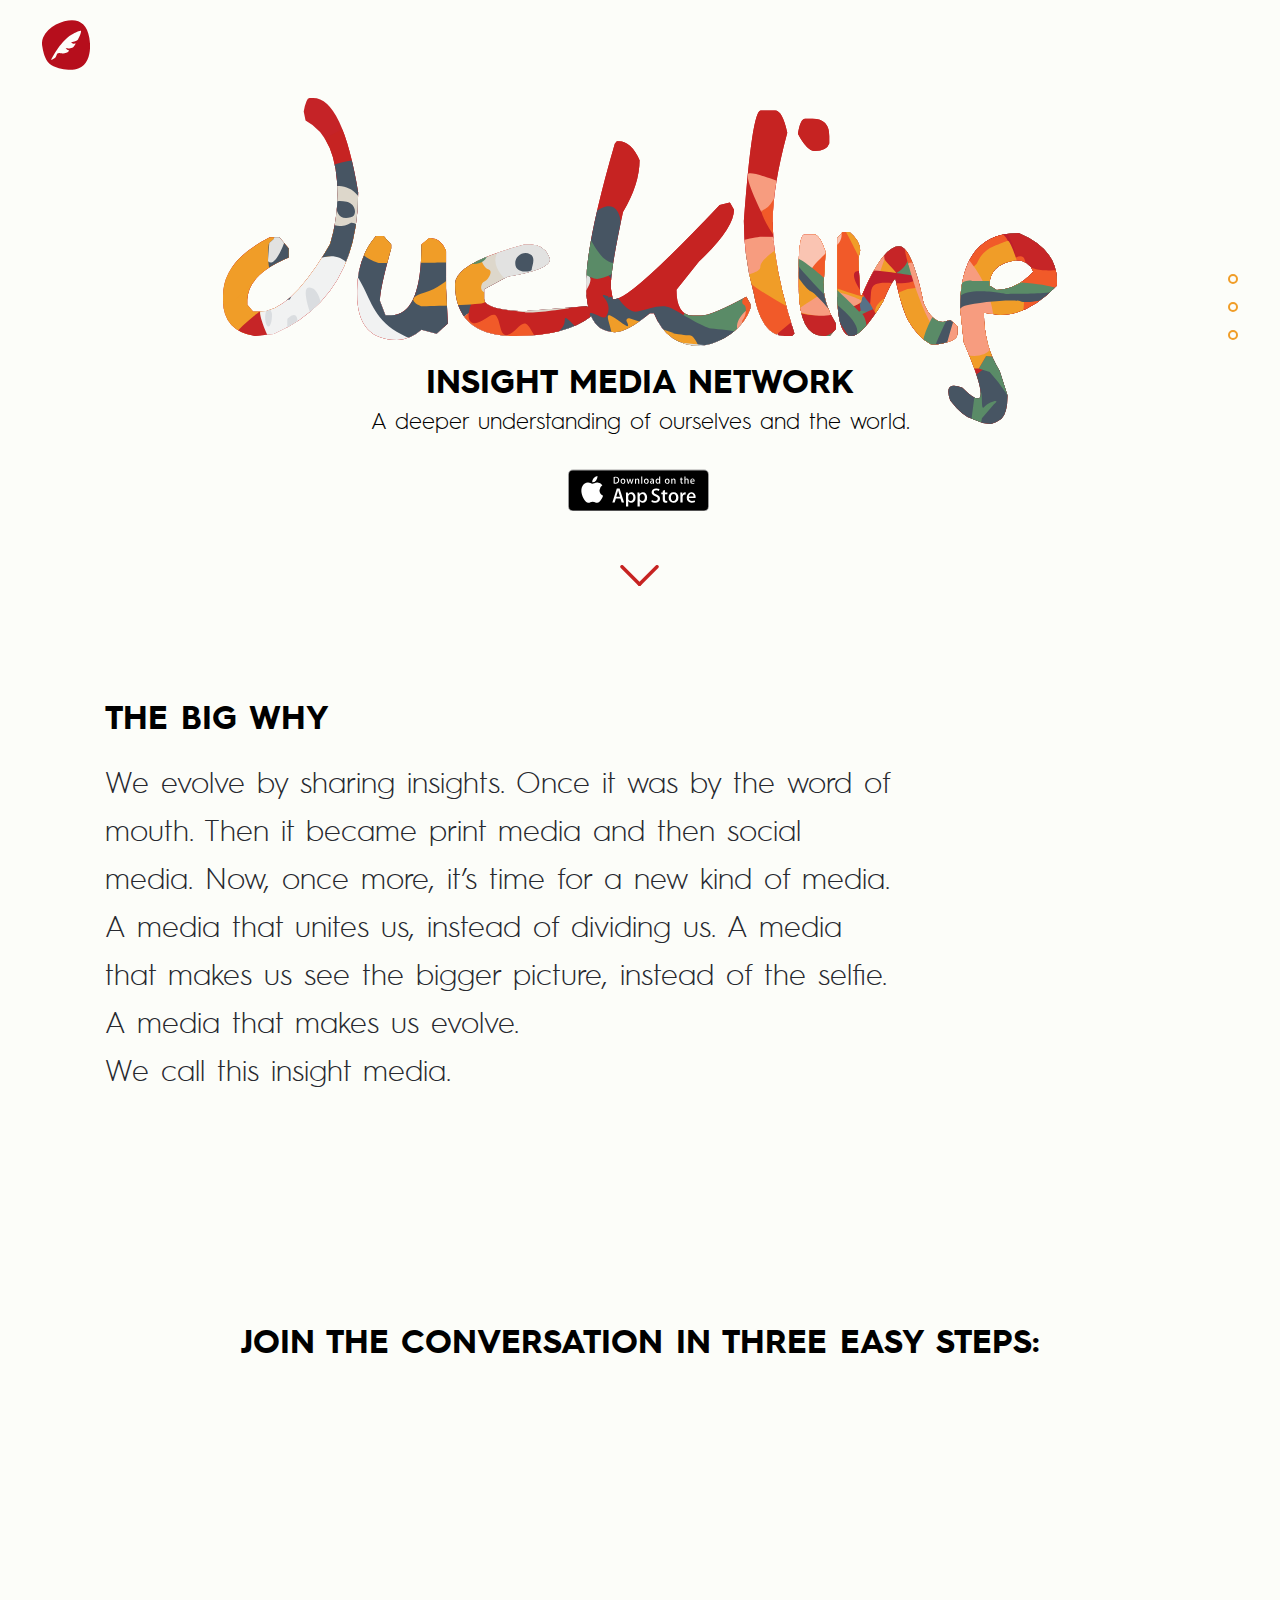
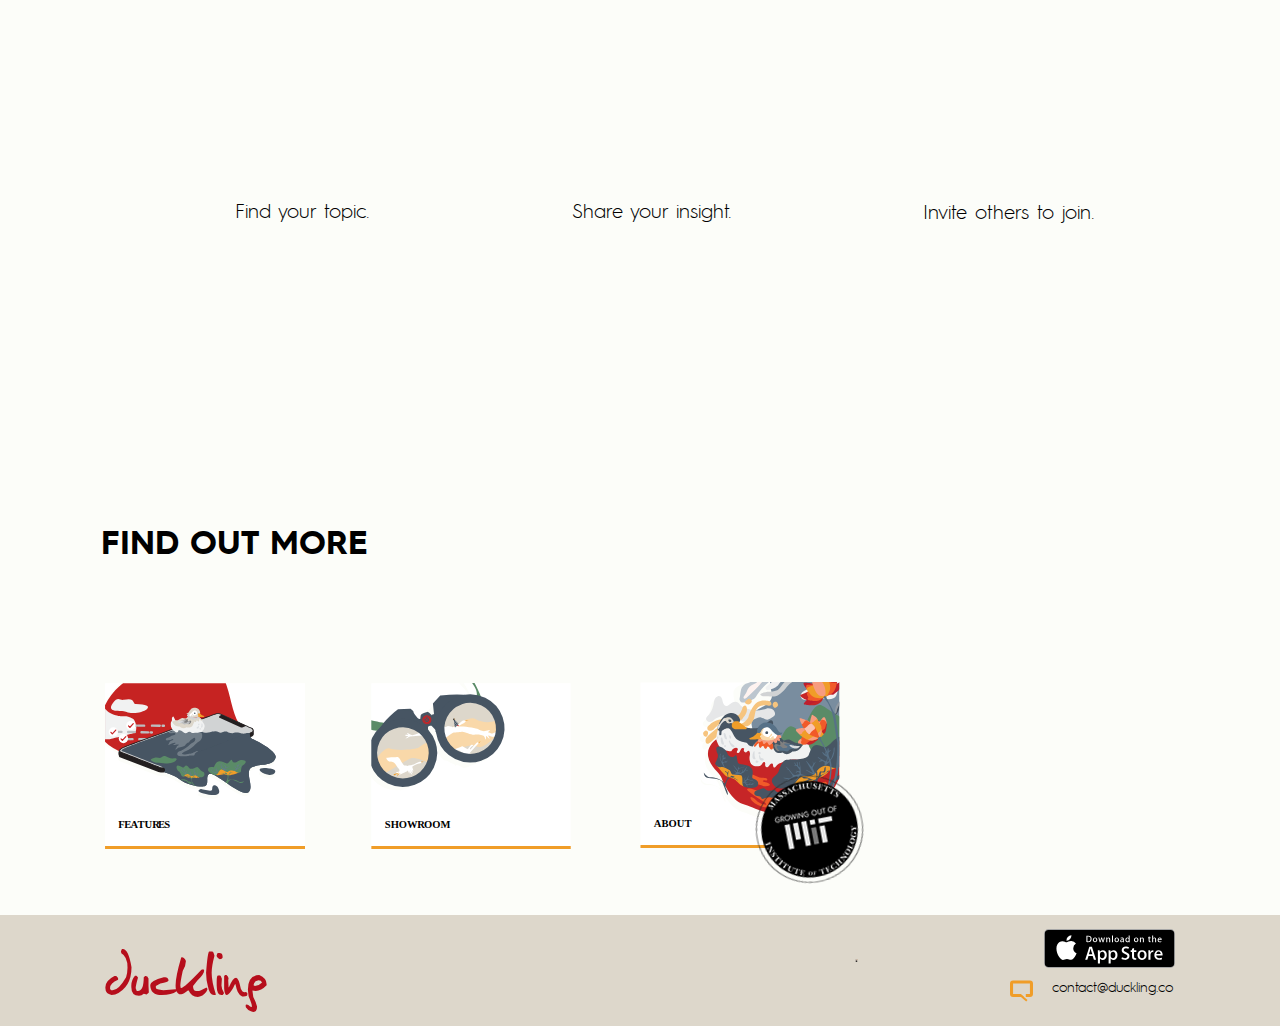
<file: MuseExport/index.html>
<!DOCTYPE html>
<html class="nojs html" lang="en-US">
 <head>

  <meta http-equiv="Content-type" content="text/html;charset=UTF-8"/>
  <meta name="generator" content="2018.1.0.386"/>
  <meta name="viewport" content="width=device-width, initial-scale=1.0"/>
  
  <script type="text/javascript">
   // Update the 'nojs'/'js' class on the html node
document.documentElement.className = document.documentElement.className.replace(/\bnojs\b/g, 'js');

// Check that all required assets are uploaded and up-to-date
if(typeof Muse == "undefined") window.Muse = {}; window.Muse.assets = {"required":["museutils.js", "museconfig.js", "jquery.musepolyfill.bgsize.js", "jquery.watch.js", "webpro.js", "musewpslideshow.js", "jquery.museoverlay.js", "touchswipe.js", "jquery.scrolleffects.js", "jquery.museresponsive.js", "require.js", "index.css"], "outOfDate":[]};
</script>
  
  <title>Home</title>
  <!-- CSS -->
  <link rel="stylesheet" type="text/css" href="css/site_global.css?crc=4218985000"/>
  <link rel="stylesheet" type="text/css" href="css/master_a-master.css?crc=3982317491"/>
  <link rel="stylesheet" type="text/css" href="css/index.css?crc=4136651744" id="pagesheet"/>
  <!-- IE-only CSS -->
  <!--[if lt IE 9]>
  <link rel="stylesheet" type="text/css" href="css/nomq_preview_master_a-master.css?crc=65048581"/>
  <link rel="stylesheet" type="text/css" href="css/nomq_index.css?crc=4239514525" id="nomq_pagesheet"/>
  <![endif]-->
    <!--/*

*/
-->
 </head>
 <body>

  <div class="breakpoint active" id="bp_infinity" data-min-width="1201"><!-- responsive breakpoint node -->
   <div class="clearfix" id="page"><!-- group -->
    <div class="clearfix grpelem" id="pu1404"><!-- column -->
     <div class="browser_width colelem" id="u1404-bw">
      <div class="museBGSize" id="u1404"><!-- column -->
       <div class="clearfix" id="u1404_align_to_page">
        <div class="position_content" id="u1404_position_content">
         <div class="header1 clearfix colelem shared_content" id="u1900-4" data-content-guid="u1900-4_content"><!-- content -->
          <p>insight media network</p>
         </div>
         <div class="clearfix colelem shared_content" id="u1904-4" data-content-guid="u1904-4_content"><!-- content -->
          <p id="u1904-2">A deeper understanding of ourselves and the world.</p>
         </div>
        </div>
       </div>
      </div>
     </div>
     <a class="nonblock nontext clip_frame colelem" id="u1796" href="https://itunes.apple.com/us/app/duckling-free-your-story/id1326536917?ls=1&amp;mt=8" target="_blank"><!-- svg --><img class="svg temp_no_img_src" id="u1792" data-orig-src="images/button-download-app-store.svg?crc=286706309" width="141" height="43" alt="" data-mu-svgfallback="images/button%20download%20app%20store_poster_.png?crc=3997985020" src="images/blank.gif?crc=4208392903"/></a>
     <div class="clearfix colelem" id="pu14943"><!-- group -->
      <a class="nonblock nontext anim_swing clip_frame grpelem shared_content" id="u14943" href="index.html#how" data-content-guid="u14943_content"><!-- svg --><img class="svg temp_no_img_src" id="u14939" data-orig-src="images/arrow.svg?crc=423049233" width="39" height="21" alt="" data-mu-svgfallback="images/arrow_poster_.png?crc=4102858207" src="images/blank.gif?crc=4208392903"/></a>
      <a class="nonblock nontext anim_swing clip_frame grpelem shared_content" id="u15450" href="index.html#why" data-content-guid="u15450_content"><!-- svg --><img class="svg temp_no_img_src" id="u15447" data-orig-src="images/arrow.svg?crc=423049233" width="39" height="21" alt="" data-mu-svgfallback="images/arrow_poster_.png?crc=4102858207" src="images/blank.gif?crc=4208392903"/></a>
     </div>
     <div class="clearfix colelem" id="pu6185"><!-- group -->
      <div class="browser_width grpelem" id="u6185-bw">
       <div id="u6185"><!-- simple frame --></div>
      </div>
      <div class="browser_width grpelem" id="u1774-bw">
       <div class="ose_pre_init" id="u1774"><!-- simple frame --></div>
      </div>
      <div class="header1 clearfix grpelem shared_content" id="u4416-4" data-content-guid="u4416-4_content"><!-- content -->
       <p id="u4416-2">The big why</p>
      </div>
      <div class="clearfix grpelem shared_content" id="u4430-6" data-content-guid="u4430-6_content"><!-- content -->
       <h2 class="Subhead" id="u4430-4">We evolve by sharing insights. Once it was by the word of mouth. Then it became print media and then social media. Now, once more, it’s time for a new kind of media. A media that unites us, instead of dividing us. A media that makes us see the bigger picture, instead of the selfie. A media that makes us evolve. <br/>We call this insight media.</h2>
      </div>
      <a class="anchor_item grpelem shared_content" id="why" data-content-guid="why_content"></a>
     </div>
     <div class="clearfix colelem" id="pu12237"><!-- group -->
      <div class="browser_width grpelem" id="u12237-bw">
       <div class="ose_pre_init shared_content" id="u12237" data-content-guid="u12237_content"><!-- simple frame --></div>
      </div>
      <div class="header1 clearfix grpelem shared_content" id="u5406-4" data-content-guid="u5406-4_content"><!-- content -->
       <p id="u5406-2">JOIN THE CONVERSATION IN THREE EASY STEPS:</p>
      </div>
      <a class="anchor_item grpelem shared_content" id="how" data-content-guid="how_content"></a>
      <div class="clearfix grpelem" id="u12255"><!-- group -->
       <div class="footr-txt clearfix grpelem shared_content" id="u5696-4" data-content-guid="u5696-4_content"><!-- content -->
        <p id="u5696-2">Find your topic.</p>
       </div>
       <div class="clearfix grpelem" id="u12051"><!-- column -->
        <div class="clip_frame ose_pre_init colelem shared_content" id="u11108" data-content-guid="u11108_content"><!-- svg -->
         <img class="svg temp_no_img_src" id="u11104" data-orig-src="images/1.svg?crc=3996498200" width="38" height="38" alt="" data-mu-svgfallback="images/1_poster_.png?crc=98113410" src="images/blank.gif?crc=4208392903"/>
        </div>
        <div class="clip_frame ose_pre_init colelem" id="u5424"><!-- image -->
         <img class="block temp_no_img_src" id="u5424_img" data-orig-src="images/pic1%402x.png?crc=4001115165" alt="" width="229" height="395" src="images/blank.gif?crc=4208392903"/>
        </div>
       </div>
      </div>
      <div class="clearfix grpelem" id="u12263"><!-- group -->
       <div class="footr-txt clearfix grpelem shared_content" id="u5704-4" data-content-guid="u5704-4_content"><!-- content -->
        <p id="u5704-2">Share your insight.</p>
       </div>
       <div class="clearfix grpelem" id="u12043"><!-- column -->
        <div class="clip_frame ose_pre_init colelem shared_content" id="u11114" data-content-guid="u11114_content"><!-- svg -->
         <img class="svg temp_no_img_src" id="u11110" data-orig-src="images/2.svg?crc=67093243" width="38" height="38" alt="" data-mu-svgfallback="images/2_poster_.png?crc=3848816662" src="images/blank.gif?crc=4208392903"/>
        </div>
        <div class="clip_frame ose_pre_init colelem" id="u5464"><!-- image -->
         <img class="block temp_no_img_src" id="u5464_img" data-orig-src="images/pic1%402x2.png?crc=3989608110" alt="" width="229" height="395" src="images/blank.gif?crc=4208392903"/>
        </div>
       </div>
      </div>
      <div class="clearfix grpelem" id="u12271"><!-- group -->
       <div class="footr-txt clearfix grpelem shared_content" id="u5730-4" data-content-guid="u5730-4_content"><!-- content -->
        <p id="u5730-2">Invite others to join.</p>
       </div>
       <div class="clearfix grpelem" id="u12035"><!-- column -->
        <div class="clip_frame ose_pre_init colelem shared_content" id="u11120" data-content-guid="u11120_content"><!-- svg -->
         <img class="svg temp_no_img_src" id="u11116" data-orig-src="images/3.svg?crc=4294321762" width="38" height="38" alt="" data-mu-svgfallback="images/3_poster_.png?crc=326122682" src="images/blank.gif?crc=4208392903"/>
        </div>
        <div class="clip_frame ose_pre_init colelem" id="u5496"><!-- image -->
         <img class="block temp_no_img_src" id="u5496_img" data-orig-src="images/pic3%402x.png?crc=3981162392" alt="" width="232" height="395" src="images/blank.gif?crc=4208392903"/>
        </div>
       </div>
      </div>
     </div>
     <div class="clearfix colelem" id="pu11662"><!-- group -->
      <div class="browser_width grpelem" id="u11662-bw">
       <div id="u11662"><!-- group -->
        <div class="clearfix" id="u11662_align_to_page">
         <div class="clip_frame grpelem" id="u11013"><!-- svg -->
          <img class="svg temp_no_img_src" id="u11008" data-orig-src="images/duckling-font.svg?crc=138734765" width="162" height="63" alt="" data-mu-svgfallback="images/duckling%20font_poster_.png?crc=4025718156" src="images/blank.gif?crc=4208392903"/>
         </div>
         <div class="clip_frame grpelem" id="u142"><!-- svg -->
          <img class="svg temp_no_img_src" id="u137" data-orig-src="images/footrlmnts.svg?crc=470239796" width="3" height="3" alt="" data-mu-svgfallback="images/footrlmnts_poster_.png?crc=3774000367" src="images/blank.gif?crc=4208392903"/>
         </div>
         <div class="clearfix grpelem" id="pu11040"><!-- column -->
          <a class="nonblock nontext clip_frame colelem" id="u11040" href="https://itunes.apple.com/us/app/duckling-free-your-story/id1326536917?ls=1&amp;mt=8"><!-- svg --><img class="svg temp_no_img_src" id="u11037" data-orig-src="images/button-download-app-store.svg?crc=286706309" width="131" height="39" alt="" data-mu-svgfallback="images/button%20download%20app%20store_poster_.png?crc=3997985020" src="images/blank.gif?crc=4208392903"/></a>
          <div class="clearfix colelem" id="u298"><!-- group -->
           <div class="clip_frame grpelem" id="u187"><!-- svg -->
            <img class="svg temp_no_img_src" id="u183" data-orig-src="images/mssg.svg?crc=221077381" width="23" height="22" alt="" data-mu-svgfallback="images/mssg_poster_.png?crc=4044914698" src="images/blank.gif?crc=4208392903"/>
           </div>
           <div class="footr-txt clearfix grpelem shared_content" id="u283-4" data-content-guid="u283-4_content"><!-- content -->
            <p id="u283-2">contact@duckling.co</p>
           </div>
          </div>
         </div>
        </div>
       </div>
      </div>
      <div class="browser_width grpelem" id="u1786-bw">
       <div class="ose_pre_init" id="u1786"><!-- simple frame --></div>
      </div>
      <div class="header1 clearfix grpelem shared_content" id="u6013-4" data-content-guid="u6013-4_content"><!-- content -->
       <p id="u6013-2">Find out more</p>
      </div>
      <a class="anchor_item grpelem shared_content" id="join" data-content-guid="join_content"></a>
      <div class="clearfix grpelem" id="u14584"><!-- group -->
       <div class="clearfix grpelem" id="u14576"><!-- group -->
        <a class="nonblock nontext clip_frame grpelem shared_content" id="u10754" href="features.html" data-content-guid="u10754_content"><!-- svg --><img class="svg temp_no_img_src" id="u10750" data-orig-src="images/features-01.svg?crc=254506951" width="200" height="166" alt="" data-mu-svgfallback="images/features-01_poster_.png?crc=249573160" src="images/blank.gif?crc=4208392903"/></a>
        <a class="nonblock nontext clip_frame grpelem shared_content" id="u10760" href="showroom.html" data-content-guid="u10760_content"><!-- svg --><img class="svg temp_no_img_src" id="u10756" data-orig-src="images/showroom-01.svg?crc=191862987" width="200" height="166" alt="" data-mu-svgfallback="images/showroom-01_poster_.png?crc=291933197" src="images/blank.gif?crc=4208392903"/></a>
        <a class="nonblock nontext clip_frame grpelem shared_content" id="u10695" href="about.html" data-content-guid="u10695_content"><!-- svg --><img class="svg temp_no_img_src" id="u10691" data-orig-src="images/about-01.svg?crc=334326396" width="200" height="166" alt="" data-mu-svgfallback="images/about-01_poster_.png?crc=3818305223" src="images/blank.gif?crc=4208392903"/></a>
       </div>
       <div class="clip_frame grpelem shared_content" id="u11642" data-mu-ie-matrix="progid:DXImageTransform.Microsoft.Matrix(M11=0.9816,M12=0.1908,M21=-0.1908,M22=0.9816,SizingMethod='auto expand')" data-mu-ie-matrix-dx="-9" data-mu-ie-matrix-dy="-9" data-content-guid="u11642_content"><!-- image -->
        <img class="block temp_no_img_src" id="u11642_img" data-orig-src="images/mit%20stamp2-01.png?crc=4200442673" alt="" width="110" height="109" src="images/blank.gif?crc=4208392903"/>
       </div>
      </div>
     </div>
    </div>
    <div class="clearfix grpelem" id="ppamphletu9536"><!-- group -->
     <div class="PamphletWidget clearfix" id="pamphletu9536"><!-- none box -->
      <div class="popup_anchor" id="u9543popup">
       <div class="ContainerGroup clearfix" id="u9543"><!-- none box -->
        <div class="Container invi grpelem" id="u9549"><!-- simple frame --></div>
        <div class="Container invi grpelem" id="u9801"><!-- simple frame --></div>
        <div class="Container invi grpelem" id="u9839"><!-- simple frame --></div>
       </div>
      </div>
      <div class="ThumbGroup clearfix grpelem" id="u9539"><!-- none box -->
       <div class="popup_anchor" id="u9541popup">
        <a class="nonblock nontext Thumb popup_element anim_swing rounded-corners" id="u9541" href="index.html#why"><!-- simple frame --></a>
       </div>
       <div class="popup_anchor" id="u9826popup">
        <a class="nonblock nontext Thumb popup_element anim_swing rounded-corners" id="u9826" href="index.html#how"><!-- simple frame --></a>
       </div>
       <div class="popup_anchor" id="u9852popup">
        <a class="nonblock nontext Thumb popup_element anim_swing rounded-corners" id="u9852" href="index.html#join"><!-- simple frame --></a>
       </div>
      </div>
     </div>
     <a class="nonblock nontext MuseLinkActive clip_frame shared_content" id="u319" href="index.html" data-content-guid="u319_content"><!-- svg --><img class="svg temp_no_img_src" id="u314" data-orig-src="images/mainlogo.svg?crc=4013952176" width="48" height="50" alt="" data-mu-svgfallback="images/mainlogo_poster_.png?crc=19456442" src="images/blank.gif?crc=4208392903"/></a>
    </div>
   </div>
  </div>
  <div class="breakpoint" id="bp_1200" data-min-width="1001" data-max-width="1200"><!-- responsive breakpoint node -->
   <div class="clearfix borderbox temp_no_id" data-orig-id="page"><!-- group -->
    <div class="clearfix grpelem" id="pwhy"><!-- column -->
     <span class="anchor_item colelem placeholder" data-placeholder-for="why_content"><!-- placeholder node --></span>
     <span class="anchor_item colelem placeholder" data-placeholder-for="how_content"><!-- placeholder node --></span>
     <span class="anchor_item colelem placeholder" data-placeholder-for="join_content"><!-- placeholder node --></span>
    </div>
    <div class="clearfix grpelem" id="ppu6185"><!-- column -->
     <div class="clearfix colelem temp_no_id" data-orig-id="pu6185"><!-- group -->
      <div class="browser_width grpelem temp_no_id" data-orig-id="u6185-bw">
       <div class="temp_no_id" data-orig-id="u6185"><!-- column -->
        <div class="clearfix" id="u6185_align_to_page">
         <a class="nonblock nontext clip_frame colelem temp_no_id" href="https://itunes.apple.com/us/app/duckling-free-your-story/id1326536917?ls=1&amp;mt=8" target="_blank" data-sizePolicy="fluidWidthHeight" data-pintopage="page_fixedCenter" data-orig-id="u1796"><!-- svg --><img class="svg svg_mar temp_no_id temp_no_img_src" data-orig-src="images/button-download-app-store.svg?crc=286706309" onload="this.style.height=(this.offsetWidth*56/185)+'px'" alt="" data-mu-svgfallback="images/button%20download%20app%20store_poster_.png?crc=3997985020" data-heightwidthratio="0.3027027027027027" data-image-width="185" data-image-height="56" data-orig-id="u1792" src="images/blank.gif?crc=4208392903"/></a>
         <div class="clearfix colelem temp_no_id" data-orig-id="pu14943"><!-- group -->
          <span class="nonblock nontext anim_swing clip_frame grpelem placeholder" data-placeholder-for="u14943_content"><!-- placeholder node --></span>
          <span class="nonblock nontext anim_swing clip_frame grpelem placeholder" data-placeholder-for="u15450_content"><!-- placeholder node --></span>
         </div>
        </div>
       </div>
      </div>
      <div class="browser_width grpelem temp_no_id" data-orig-id="u1404-bw">
       <div class="museBGSize temp_no_id" data-orig-id="u1404"><!-- group -->
        <div class="clearfix temp_no_id" data-orig-id="u1404_align_to_page">
         <span class="header1 clearfix grpelem placeholder" data-placeholder-for="u1900-4_content"><!-- placeholder node --></span>
        </div>
       </div>
      </div>
      <span class="clearfix grpelem placeholder" data-placeholder-for="u1904-4_content"><!-- placeholder node --></span>
     </div>
     <div class="browser_width colelem temp_no_id" data-orig-id="u1774-bw">
      <div class="temp_no_id" data-orig-id="u1774"><!-- column -->
       <div class="clearfix" id="u1774_align_to_page">
        <span class="header1 clearfix colelem placeholder" data-placeholder-for="u4416-4_content"><!-- placeholder node --></span>
        <span class="clearfix colelem placeholder" data-placeholder-for="u4430-6_content"><!-- placeholder node --></span>
       </div>
      </div>
     </div>
     <div class="clearfix colelem temp_no_id" data-orig-id="pu12237"><!-- group -->
      <div class="browser_width grpelem temp_no_id" data-orig-id="u12237-bw">
       <span class="placeholder" data-placeholder-for="u12237_content"><!-- placeholder node --></span>
      </div>
      <span class="header1 clearfix grpelem placeholder" data-placeholder-for="u5406-4_content"><!-- placeholder node --></span>
      <div class="clearfix grpelem temp_no_id" data-orig-id="u12255"><!-- group -->
       <span class="footr-txt clearfix grpelem placeholder" data-placeholder-for="u5696-4_content"><!-- placeholder node --></span>
       <div class="clearfix grpelem temp_no_id" data-orig-id="u12051"><!-- column -->
        <span class="clip_frame colelem placeholder" data-placeholder-for="u11108_content"><!-- placeholder node --></span>
        <div class="clip_frame colelem temp_no_id" data-orig-id="u5424"><!-- image -->
         <img class="block temp_no_id temp_no_img_src" data-orig-src="images/pic1%402x195x335.png?crc=4243595635" alt="" data-heightwidthratio="1.7216494845360826" data-image-width="194" data-image-height="334" data-orig-id="u5424_img" src="images/blank.gif?crc=4208392903"/>
        </div>
       </div>
      </div>
      <div class="clearfix grpelem temp_no_id" data-orig-id="u12263"><!-- group -->
       <span class="footr-txt clearfix grpelem placeholder" data-placeholder-for="u5704-4_content"><!-- placeholder node --></span>
       <div class="clearfix grpelem temp_no_id" data-orig-id="u12043"><!-- column -->
        <span class="clip_frame colelem placeholder" data-placeholder-for="u11114_content"><!-- placeholder node --></span>
        <div class="clip_frame colelem temp_no_id" data-orig-id="u5464"><!-- image -->
         <img class="block temp_no_id temp_no_img_src" data-orig-src="images/pic1%402x2.png?crc=3989608110" alt="" data-heightwidthratio="1.7216494845360826" data-image-width="194" data-image-height="334" data-orig-id="u5464_img" src="images/blank.gif?crc=4208392903"/>
        </div>
       </div>
      </div>
      <div class="clearfix grpelem temp_no_id" data-orig-id="u12271"><!-- group -->
       <span class="footr-txt clearfix grpelem placeholder" data-placeholder-for="u5730-4_content"><!-- placeholder node --></span>
       <div class="clearfix grpelem temp_no_id" data-orig-id="u12035"><!-- column -->
        <span class="clip_frame colelem placeholder" data-placeholder-for="u11120_content"><!-- placeholder node --></span>
        <div class="clip_frame colelem temp_no_id" data-orig-id="u5496"><!-- image -->
         <img class="block temp_no_id temp_no_img_src" data-orig-src="images/pic3%402x.png?crc=3981162392" alt="" data-heightwidthratio="1.6954314720812182" data-image-width="197" data-image-height="334" data-orig-id="u5496_img" src="images/blank.gif?crc=4208392903"/>
        </div>
       </div>
      </div>
     </div>
     <div class="browser_width colelem temp_no_id" data-orig-id="u1786-bw">
      <div class="temp_no_id" data-orig-id="u1786"><!-- column -->
       <div class="clearfix" id="u1786_align_to_page">
        <span class="header1 clearfix colelem placeholder" data-placeholder-for="u6013-4_content"><!-- placeholder node --></span>
        <div class="clearfix colelem temp_no_id" data-orig-id="u14584"><!-- group -->
         <div class="clearfix grpelem temp_no_id" data-orig-id="u14576"><!-- group -->
          <span class="nonblock nontext clip_frame grpelem placeholder" data-placeholder-for="u10754_content"><!-- placeholder node --></span>
          <span class="nonblock nontext clip_frame grpelem placeholder" data-placeholder-for="u10760_content"><!-- placeholder node --></span>
          <span class="nonblock nontext clip_frame grpelem placeholder" data-placeholder-for="u10695_content"><!-- placeholder node --></span>
         </div>
         <span class="clip_frame grpelem placeholder" data-placeholder-for="u11642_content"><!-- placeholder node --></span>
        </div>
       </div>
      </div>
     </div>
     <div class="browser_width colelem temp_no_id" data-orig-id="u11662-bw">
      <div class="temp_no_id" data-orig-id="u11662"><!-- group -->
       <div class="clearfix temp_no_id" data-orig-id="u11662_align_to_page">
        <div class="clip_frame grpelem temp_no_id shared_content" data-sizePolicy="fixed" data-pintopage="page_fixedLeft" data-orig-id="u11013" data-content-guid="u11013_content"><!-- svg -->
         <img class="svg temp_no_id temp_no_img_src" data-orig-src="images/duckling-font.svg?crc=138734765" width="182" height="71" alt="" data-mu-svgfallback="images/duckling%20font_poster_.png?crc=4025718156" data-orig-id="u11008" src="images/blank.gif?crc=4208392903"/>
        </div>
        <div class="clip_frame grpelem temp_no_id" data-orig-id="u142"><!-- svg -->
         <img class="svg svg_mar temp_no_id temp_no_img_src" data-orig-src="images/footrlmnts.svg?crc=470239796" onload="this.style.height=(this.offsetWidth*3.125/3.08071862348181)+'px'" alt="" data-mu-svgfallback="images/footrlmnts_poster_.png?crc=3774000367" data-heightwidthratio="1" data-image-width="3" data-image-height="3" data-orig-id="u137" src="images/blank.gif?crc=4208392903"/>
        </div>
        <div class="clearfix grpelem temp_no_id" data-orig-id="pu11040"><!-- column -->
         <a class="nonblock nontext clip_frame colelem temp_no_id" href="https://itunes.apple.com/us/app/duckling-free-your-story/id1326536917?ls=1&amp;mt=8" data-sizePolicy="fluidWidthHeight" data-pintopage="page_fixedRight" data-leftAdjustmentDoneBy="pu11040" data-orig-id="u11040"><!-- svg --><img class="svg svg_mar temp_no_id temp_no_img_src" data-orig-src="images/button-download-app-store.svg?crc=286706309" onload="this.style.height=(this.offsetWidth*49.28124999999997/166)+'px'" alt="" data-mu-svgfallback="images/button%20download%20app%20store_poster_.png?crc=3997985020" data-heightwidthratio="0.29518072289156627" data-image-width="166" data-image-height="49" data-orig-id="u11037" src="images/blank.gif?crc=4208392903"/></a>
         <div class="clearfix colelem temp_no_id shared_content" data-orig-id="u298" data-content-guid="u298_content"><!-- group -->
          <div class="clip_frame grpelem temp_no_id" data-sizePolicy="fixed" data-pintopage="page_fixedRight" data-orig-id="u187"><!-- svg -->
           <img class="svg temp_no_id temp_no_img_src" data-orig-src="images/mssg.svg?crc=221077381" width="22" height="21" alt="" data-mu-svgfallback="images/mssg_poster_.png?crc=4044914698" data-orig-id="u183" src="images/blank.gif?crc=4208392903"/>
          </div>
          <span class="footr-txt clearfix grpelem placeholder" data-placeholder-for="u283-4_content"><!-- placeholder node --></span>
         </div>
        </div>
       </div>
      </div>
     </div>
    </div>
    <div class="clearfix grpelem temp_no_id" data-orig-id="ppamphletu9536"><!-- group -->
     <div class="PamphletWidget clearfix temp_no_id" data-orig-id="pamphletu9536"><!-- none box -->
      <div class="popup_anchor temp_no_id" data-orig-id="u9543popup">
       <div class="ContainerGroup clearfix temp_no_id" data-sizePolicy="fixed" data-pintopage="page_fixedLeft" data-orig-id="u9543"><!-- none box -->
        <div class="Container invi grpelem temp_no_id" data-sizePolicy="fixed" data-pintopage="page_fixedLeft" data-orig-id="u9549"><!-- simple frame --></div>
        <div class="Container invi grpelem temp_no_id" data-sizePolicy="fixed" data-pintopage="page_fixedLeft" data-orig-id="u9801"><!-- simple frame --></div>
        <div class="Container invi grpelem temp_no_id" data-sizePolicy="fixed" data-pintopage="page_fixedLeft" data-orig-id="u9839"><!-- simple frame --></div>
       </div>
      </div>
      <div class="ThumbGroup clearfix grpelem temp_no_id" data-sizePolicy="fixed" data-pintopage="page_fixedLeft" data-orig-id="u9539"><!-- none box -->
       <div class="popup_anchor temp_no_id" data-orig-id="u9541popup">
        <a class="nonblock nontext Thumb popup_element anim_swing rounded-corners temp_no_id" href="index.html#why" data-sizePolicy="fixed" data-pintopage="page_fixedLeft" data-orig-id="u9541"><!-- simple frame --></a>
       </div>
       <div class="popup_anchor temp_no_id" data-orig-id="u9826popup">
        <a class="nonblock nontext Thumb popup_element anim_swing rounded-corners temp_no_id" href="index.html#how" data-sizePolicy="fixed" data-pintopage="page_fixedLeft" data-orig-id="u9826"><!-- simple frame --></a>
       </div>
       <div class="popup_anchor temp_no_id" data-orig-id="u9852popup">
        <a class="nonblock nontext Thumb popup_element anim_swing rounded-corners temp_no_id" href="index.html#join" data-sizePolicy="fixed" data-pintopage="page_fixedLeft" data-orig-id="u9852"><!-- simple frame --></a>
       </div>
      </div>
     </div>
     <span class="nonblock nontext MuseLinkActive clip_frame placeholder" data-placeholder-for="u319_content"><!-- placeholder node --></span>
    </div>
   </div>
  </div>
  <div class="breakpoint" id="bp_1000" data-min-width="801" data-max-width="1000"><!-- responsive breakpoint node -->
   <div class="clearfix borderbox temp_no_id" data-orig-id="page"><!-- group -->
    <div class="clearfix grpelem temp_no_id" data-orig-id="pu1404"><!-- column -->
     <div class="browser_width colelem temp_no_id" data-orig-id="u1404-bw">
      <div class="museBGSize temp_no_id" data-orig-id="u1404"><!-- group -->
       <div class="clearfix temp_no_id" data-orig-id="u1404_align_to_page">
        <span class="header1 clearfix grpelem placeholder" data-placeholder-for="u1900-4_content"><!-- placeholder node --></span>
       </div>
      </div>
     </div>
     <span class="clearfix colelem placeholder" data-placeholder-for="u1904-4_content"><!-- placeholder node --></span>
     <a class="nonblock nontext clip_frame colelem temp_no_id" href="https://itunes.apple.com/us/app/duckling-free-your-story/id1326536917?ls=1&amp;mt=8" target="_blank" data-sizePolicy="fluidWidthHeight" data-pintopage="page_fixedCenter" data-orig-id="u1796"><!-- svg --><img class="svg svg_mar temp_no_id temp_no_img_src" data-orig-src="images/button-download-app-store.svg?crc=286706309" onload="this.style.height=(this.offsetWidth*47/154)+'px'" alt="" data-mu-svgfallback="images/button%20download%20app%20store_poster_.png?crc=3997985020" data-heightwidthratio="0.3051948051948052" data-image-width="154" data-image-height="47" data-orig-id="u1792" src="images/blank.gif?crc=4208392903"/></a>
     <span class="nonblock nontext anim_swing clip_frame colelem placeholder" data-placeholder-for="u14943_content"><!-- placeholder node --></span>
     <span class="nonblock nontext anim_swing clip_frame colelem placeholder" data-placeholder-for="u15450_content"><!-- placeholder node --></span>
     <div class="clearfix colelem temp_no_id" data-orig-id="pu6185"><!-- group -->
      <div class="grpelem temp_no_id shared_content" data-orig-id="u6185" data-content-guid="u6185_content"><!-- simple frame -->
       <div class="fluid_height_spacer"></div>
      </div>
      <div class="grpelem temp_no_id shared_content" data-orig-id="u1774" data-content-guid="u1774_content"><!-- simple frame -->
       <div class="fluid_height_spacer"></div>
      </div>
      <span class="header1 clearfix grpelem placeholder" data-placeholder-for="u4416-4_content"><!-- placeholder node --></span>
      <span class="clearfix grpelem placeholder" data-placeholder-for="u4430-6_content"><!-- placeholder node --></span>
      <span class="anchor_item grpelem placeholder" data-placeholder-for="why_content"><!-- placeholder node --></span>
     </div>
     <div class="clearfix colelem temp_no_id" data-orig-id="pu12237"><!-- group -->
      <div class="grpelem temp_no_id shared_content" data-orig-id="u12237" data-content-guid="u12237_content1"><!-- simple frame -->
       <div class="fluid_height_spacer"></div>
      </div>
      <span class="header1 clearfix grpelem placeholder" data-placeholder-for="u5406-4_content"><!-- placeholder node --></span>
      <span class="anchor_item grpelem placeholder" data-placeholder-for="how_content"><!-- placeholder node --></span>
      <div class="clearfix grpelem temp_no_id" data-orig-id="u12255"><!-- column -->
       <div class="clearfix colelem temp_no_id" data-orig-id="u12051"><!-- column -->
        <span class="clip_frame colelem placeholder" data-placeholder-for="u11108_content"><!-- placeholder node --></span>
        <div class="clip_frame colelem temp_no_id" data-sizePolicy="fluidWidthHeight" data-pintopage="page_fixedCenter" data-orig-id="u5424"><!-- image -->
         <img class="block temp_no_id temp_no_img_src" data-orig-src="images/pic1%402x162x279.png?crc=3957801767" alt="" data-heightwidthratio="1.7160493827160495" data-image-width="162" data-image-height="278" data-orig-id="u5424_img" src="images/blank.gif?crc=4208392903"/>
        </div>
       </div>
       <span class="footr-txt clearfix colelem placeholder" data-placeholder-for="u5696-4_content"><!-- placeholder node --></span>
      </div>
      <div class="clearfix grpelem temp_no_id" data-orig-id="u12263"><!-- column -->
       <div class="clearfix colelem temp_no_id" data-orig-id="u12043"><!-- column -->
        <span class="clip_frame colelem placeholder" data-placeholder-for="u11114_content"><!-- placeholder node --></span>
        <div class="clip_frame colelem temp_no_id" data-sizePolicy="fluidWidthHeight" data-pintopage="page_fixedCenter" data-orig-id="u5464"><!-- image -->
         <img class="block temp_no_id temp_no_img_src" data-orig-src="images/pic1%402x2.png?crc=3989608110" alt="" data-heightwidthratio="1.7160493827160495" data-image-width="162" data-image-height="278" data-orig-id="u5464_img" src="images/blank.gif?crc=4208392903"/>
        </div>
       </div>
       <span class="footr-txt clearfix colelem placeholder" data-placeholder-for="u5704-4_content"><!-- placeholder node --></span>
      </div>
      <div class="clearfix grpelem temp_no_id" data-orig-id="u12271"><!-- column -->
       <div class="clearfix colelem temp_no_id" data-orig-id="u12035"><!-- column -->
        <span class="clip_frame colelem placeholder" data-placeholder-for="u11120_content"><!-- placeholder node --></span>
        <div class="clip_frame colelem temp_no_id" data-sizePolicy="fluidWidthHeight" data-pintopage="page_fixedCenter" data-orig-id="u5496"><!-- image -->
         <img class="block temp_no_id temp_no_img_src" data-orig-src="images/pic3%402x.png?crc=3981162392" alt="" data-heightwidthratio="1.6951219512195121" data-image-width="164" data-image-height="278" data-orig-id="u5496_img" src="images/blank.gif?crc=4208392903"/>
        </div>
       </div>
       <span class="footr-txt clearfix colelem placeholder" data-placeholder-for="u5730-4_content"><!-- placeholder node --></span>
      </div>
     </div>
     <div class="clearfix colelem" id="pjoin"><!-- group -->
      <span class="anchor_item grpelem placeholder" data-placeholder-for="join_content"><!-- placeholder node --></span>
      <div class="browser_width grpelem temp_no_id" data-orig-id="u1786-bw">
       <div class="temp_no_id" data-orig-id="u1786"><!-- column -->
        <div class="clearfix temp_no_id" data-orig-id="u1786_align_to_page">
         <span class="header1 clearfix colelem placeholder" data-placeholder-for="u6013-4_content"><!-- placeholder node --></span>
         <div class="clearfix colelem temp_no_id" data-orig-id="u14584"><!-- group -->
          <div class="clearfix grpelem temp_no_id" data-orig-id="u14576"><!-- group -->
           <a class="nonblock nontext clip_frame grpelem temp_no_id" href="features.html" data-sizePolicy="fixed" data-pintopage="page_fixedLeft" data-orig-id="u10754"><!-- svg --><img class="svg temp_no_id temp_no_img_src" data-orig-src="images/features-01.svg?crc=254506951" width="167" height="138" alt="" data-mu-svgfallback="images/features-01_poster_.png?crc=249573160" data-orig-id="u10750" src="images/blank.gif?crc=4208392903"/></a>
           <a class="nonblock nontext clip_frame grpelem temp_no_id" href="showroom.html" data-sizePolicy="fixed" data-pintopage="page_fixedLeft" data-orig-id="u10760"><!-- svg --><img class="svg temp_no_id temp_no_img_src" data-orig-src="images/showroom-01.svg?crc=191862987" width="167" height="139" alt="" data-mu-svgfallback="images/showroom-01_poster_.png?crc=291933197" data-orig-id="u10756" src="images/blank.gif?crc=4208392903"/></a>
           <a class="nonblock nontext clip_frame grpelem temp_no_id" href="about.html" data-sizePolicy="fixed" data-pintopage="page_fixedLeft" data-orig-id="u10695"><!-- svg --><img class="svg temp_no_id temp_no_img_src" data-orig-src="images/about-01.svg?crc=334326396" width="167" height="139" alt="" data-mu-svgfallback="images/about-01_poster_.png?crc=3818305223" data-orig-id="u10691" src="images/blank.gif?crc=4208392903"/></a>
          </div>
          <div class="clip_frame grpelem temp_no_id" data-mu-ie-matrix="progid:DXImageTransform.Microsoft.Matrix(M11=0.9816,M12=0.1908,M21=-0.1908,M22=0.9816,SizingMethod='auto expand')" data-mu-ie-matrix-dx="-8" data-mu-ie-matrix-dy="-8" data-sizePolicy="fixed" data-pintopage="page_fixedLeft" data-orig-id="u11642"><!-- image -->
           <img class="block temp_no_id temp_no_img_src" data-orig-src="images/mit%20stamp2-01.png?crc=4200442673" alt="" width="92" height="91" data-orig-id="u11642_img" src="images/blank.gif?crc=4208392903"/>
          </div>
         </div>
        </div>
       </div>
      </div>
     </div>
     <div class="browser_width colelem temp_no_id" data-orig-id="u11662-bw">
      <div class="temp_no_id" data-orig-id="u11662"><!-- group -->
       <div class="clearfix temp_no_id" data-orig-id="u11662_align_to_page">
        <span class="clip_frame grpelem placeholder" data-placeholder-for="u11013_content"><!-- placeholder node --></span>
        <div class="clip_frame grpelem temp_no_id" data-orig-id="u142"><!-- svg -->
         <img class="svg svg_mar temp_no_id temp_no_img_src" data-orig-src="images/footrlmnts.svg?crc=470239796" onload="this.style.height=(this.offsetWidth*2.6041666666666288/2.567265519568137)+'px'" alt="" data-mu-svgfallback="images/footrlmnts_poster_.png?crc=3774000367" data-heightwidthratio="1" data-image-width="3" data-image-height="3" data-orig-id="u137" src="images/blank.gif?crc=4208392903"/>
        </div>
        <div class="clearfix grpelem temp_no_id" data-orig-id="pu11040"><!-- column -->
         <a class="nonblock nontext clip_frame colelem temp_no_id" href="https://itunes.apple.com/us/app/duckling-free-your-story/id1326536917?ls=1&amp;mt=8" data-sizePolicy="fluidWidthHeight" data-pintopage="page_fixedRight" data-leftAdjustmentDoneBy="pu11040" data-orig-id="u11040"><!-- svg --><img class="svg svg_mar temp_no_id temp_no_img_src" data-orig-src="images/button-download-app-store.svg?crc=286706309" onload="this.style.height=(this.offsetWidth*41.067708333333236/138.3333333333333)+'px'" alt="" data-mu-svgfallback="images/button%20download%20app%20store_poster_.png?crc=3997985020" data-heightwidthratio="0.2971014492753623" data-image-width="138" data-image-height="41" data-orig-id="u11037" src="images/blank.gif?crc=4208392903"/></a>
         <span class="clearfix colelem placeholder" data-placeholder-for="u298_content"><!-- placeholder node --></span>
        </div>
       </div>
      </div>
     </div>
    </div>
    <div class="clearfix grpelem temp_no_id" data-orig-id="ppamphletu9536"><!-- group -->
     <div class="PamphletWidget clearfix temp_no_id" data-orig-id="pamphletu9536"><!-- none box -->
      <div class="popup_anchor temp_no_id" data-orig-id="u9543popup">
       <div class="ContainerGroup clearfix temp_no_id" data-sizePolicy="fixed" data-pintopage="page_fixedLeft" data-orig-id="u9543"><!-- none box -->
        <div class="Container invi grpelem temp_no_id" data-sizePolicy="fixed" data-pintopage="page_fixedLeft" data-orig-id="u9549"><!-- simple frame --></div>
        <div class="Container invi grpelem temp_no_id" data-sizePolicy="fixed" data-pintopage="page_fixedLeft" data-orig-id="u9801"><!-- simple frame --></div>
        <div class="Container invi grpelem temp_no_id" data-sizePolicy="fixed" data-pintopage="page_fixedLeft" data-orig-id="u9839"><!-- simple frame --></div>
       </div>
      </div>
      <div class="ThumbGroup clearfix grpelem temp_no_id" data-sizePolicy="fixed" data-pintopage="page_fixedLeft" data-orig-id="u9539"><!-- none box -->
       <div class="popup_anchor temp_no_id" data-orig-id="u9541popup">
        <a class="nonblock nontext Thumb popup_element anim_swing rounded-corners temp_no_id" href="index.html#why" data-sizePolicy="fixed" data-pintopage="page_fixedLeft" data-orig-id="u9541"><!-- simple frame --></a>
       </div>
       <div class="popup_anchor temp_no_id" data-orig-id="u9826popup">
        <a class="nonblock nontext Thumb popup_element anim_swing rounded-corners temp_no_id" href="index.html#how" data-sizePolicy="fixed" data-pintopage="page_fixedLeft" data-orig-id="u9826"><!-- simple frame --></a>
       </div>
       <div class="popup_anchor temp_no_id" data-orig-id="u9852popup">
        <a class="nonblock nontext Thumb popup_element anim_swing rounded-corners temp_no_id" href="index.html#join" data-sizePolicy="fixed" data-pintopage="page_fixedLeft" data-orig-id="u9852"><!-- simple frame --></a>
       </div>
      </div>
     </div>
     <span class="nonblock nontext MuseLinkActive clip_frame placeholder" data-placeholder-for="u319_content"><!-- placeholder node --></span>
    </div>
   </div>
  </div>
  <div class="breakpoint" id="bp_800" data-min-width="655" data-max-width="800"><!-- responsive breakpoint node -->
   <div class="clearfix borderbox temp_no_id" data-orig-id="page"><!-- group -->
    <div class="clearfix grpelem temp_no_id" data-orig-id="pu1404"><!-- column -->
     <div class="browser_width colelem temp_no_id shared_content" data-orig-id="u1404-bw" data-content-guid="u1404-bw_content">
      <div class="museBGSize temp_no_id" data-orig-id="u1404"><!-- simple frame --></div>
     </div>
     <span class="header1 clearfix colelem placeholder" data-placeholder-for="u1900-4_content"><!-- placeholder node --></span>
     <span class="clearfix colelem placeholder" data-placeholder-for="u1904-4_content"><!-- placeholder node --></span>
     <a class="nonblock nontext clip_frame colelem temp_no_id" href="https://itunes.apple.com/us/app/duckling-free-your-story/id1326536917?ls=1&amp;mt=8" target="_blank" data-sizePolicy="fixed" data-pintopage="page_fixedCenter" data-orig-id="u1796"><!-- svg --><img class="svg temp_no_id temp_no_img_src" data-orig-src="images/button-download-app-store.svg?crc=286706309" width="158" height="49" alt="" data-mu-svgfallback="images/button%20download%20app%20store_poster_.png?crc=3997985020" data-orig-id="u1792" src="images/blank.gif?crc=4208392903"/></a>
     <span class="nonblock nontext anim_swing clip_frame colelem placeholder" data-placeholder-for="u15450_content"><!-- placeholder node --></span>
     <span class="nonblock nontext anim_swing clip_frame colelem placeholder" data-placeholder-for="u14943_content"><!-- placeholder node --></span>
     <div class="clearfix colelem temp_no_id" data-orig-id="pu6185"><!-- group -->
      <span class="grpelem placeholder" data-placeholder-for="u6185_content"><!-- placeholder node --></span>
      <span class="grpelem placeholder" data-placeholder-for="u1774_content"><!-- placeholder node --></span>
      <span class="grpelem placeholder" data-placeholder-for="u12237_content1"><!-- placeholder node --></span>
      <span class="header1 clearfix grpelem placeholder" data-placeholder-for="u4416-4_content"><!-- placeholder node --></span>
      <span class="header1 clearfix grpelem placeholder" data-placeholder-for="u5406-4_content"><!-- placeholder node --></span>
      <span class="clearfix grpelem placeholder" data-placeholder-for="u4430-6_content"><!-- placeholder node --></span>
      <span class="anchor_item grpelem placeholder" data-placeholder-for="why_content"><!-- placeholder node --></span>
      <span class="anchor_item grpelem placeholder" data-placeholder-for="how_content"><!-- placeholder node --></span>
      <div class="clearfix grpelem temp_no_id" data-orig-id="u12255"><!-- group -->
       <span class="footr-txt clearfix grpelem placeholder" data-placeholder-for="u5696-4_content"><!-- placeholder node --></span>
       <div class="clearfix grpelem temp_no_id" data-orig-id="u12051"><!-- column -->
        <span class="clip_frame colelem placeholder" data-placeholder-for="u11108_content"><!-- placeholder node --></span>
        <div class="clip_frame colelem temp_no_id" data-sizePolicy="fluidWidthHeight" data-pintopage="page_fixedCenter" data-orig-id="u5424"><!-- image -->
         <img class="block temp_no_id temp_no_img_src" data-orig-src="images/pic1%402x160x276.png?crc=486551917" alt="" data-heightwidthratio="1.71875" data-image-width="160" data-image-height="275" data-orig-id="u5424_img" src="images/blank.gif?crc=4208392903"/>
        </div>
       </div>
      </div>
      <div class="clearfix grpelem temp_no_id" data-orig-id="u12263"><!-- group -->
       <span class="footr-txt clearfix grpelem placeholder" data-placeholder-for="u5704-4_content"><!-- placeholder node --></span>
       <div class="clearfix grpelem temp_no_id" data-orig-id="u12043"><!-- column -->
        <span class="clip_frame colelem placeholder" data-placeholder-for="u11114_content"><!-- placeholder node --></span>
        <div class="clip_frame colelem temp_no_id" data-sizePolicy="fluidWidthHeight" data-pintopage="page_fixedCenter" data-orig-id="u5464"><!-- image -->
         <img class="block temp_no_id temp_no_img_src" data-orig-src="images/pic1%402x2.png?crc=3989608110" alt="" data-heightwidthratio="1.71875" data-image-width="160" data-image-height="275" data-orig-id="u5464_img" src="images/blank.gif?crc=4208392903"/>
        </div>
       </div>
      </div>
      <div class="clearfix grpelem temp_no_id" data-orig-id="u12271"><!-- group -->
       <span class="footr-txt clearfix grpelem placeholder" data-placeholder-for="u5730-4_content"><!-- placeholder node --></span>
       <div class="clearfix grpelem temp_no_id" data-orig-id="u12035"><!-- column -->
        <span class="clip_frame colelem placeholder" data-placeholder-for="u11120_content"><!-- placeholder node --></span>
        <div class="clip_frame colelem temp_no_id" data-sizePolicy="fluidWidthHeight" data-pintopage="page_fixedCenter" data-orig-id="u5496"><!-- image -->
         <img class="block temp_no_id temp_no_img_src" data-orig-src="images/pic3%402x.png?crc=3981162392" alt="" data-heightwidthratio="1.6975308641975309" data-image-width="162" data-image-height="275" data-orig-id="u5496_img" src="images/blank.gif?crc=4208392903"/>
        </div>
       </div>
      </div>
     </div>
     <div class="clearfix colelem" id="pu1786"><!-- group -->
      <div class="browser_width grpelem temp_no_id" data-orig-id="u1786-bw">
       <div class="temp_no_id" data-orig-id="u1786"><!-- column -->
        <div class="clearfix temp_no_id" data-orig-id="u1786_align_to_page">
         <span class="header1 clearfix colelem placeholder" data-placeholder-for="u6013-4_content"><!-- placeholder node --></span>
         <div class="clearfix colelem temp_no_id" data-orig-id="u14584"><!-- group -->
          <div class="clearfix grpelem temp_no_id" data-orig-id="u14576"><!-- group -->
           <a class="nonblock nontext clip_frame grpelem temp_no_id" href="features.html" data-sizePolicy="fixed" data-pintopage="page_fixedLeft" data-orig-id="u10754"><!-- svg --><img class="svg temp_no_id temp_no_img_src" data-orig-src="images/features-01.svg?crc=254506951" width="159" height="132" alt="" data-mu-svgfallback="images/features-01_poster_.png?crc=249573160" data-orig-id="u10750" src="images/blank.gif?crc=4208392903"/></a>
           <a class="nonblock nontext clip_frame grpelem temp_no_id" href="showroom.html" data-sizePolicy="fixed" data-pintopage="page_fixedLeft" data-orig-id="u10760"><!-- svg --><img class="svg temp_no_id temp_no_img_src" data-orig-src="images/showroom-01.svg?crc=191862987" width="159" height="132" alt="" data-mu-svgfallback="images/showroom-01_poster_.png?crc=291933197" data-orig-id="u10756" src="images/blank.gif?crc=4208392903"/></a>
           <a class="nonblock nontext clip_frame grpelem temp_no_id" href="about.html" data-sizePolicy="fixed" data-pintopage="page_fixedLeft" data-orig-id="u10695"><!-- svg --><img class="svg temp_no_id temp_no_img_src" data-orig-src="images/about-01.svg?crc=334326396" width="159" height="132" alt="" data-mu-svgfallback="images/about-01_poster_.png?crc=3818305223" data-orig-id="u10691" src="images/blank.gif?crc=4208392903"/></a>
          </div>
          <div class="clip_frame grpelem temp_no_id" data-mu-ie-matrix="progid:DXImageTransform.Microsoft.Matrix(M11=0.9816,M12=0.1908,M21=-0.1908,M22=0.9816,SizingMethod='auto expand')" data-mu-ie-matrix-dx="-7" data-mu-ie-matrix-dy="-8" data-sizePolicy="fixed" data-pintopage="page_fixedLeft" data-orig-id="u11642"><!-- image -->
           <img class="block temp_no_id temp_no_img_src" data-orig-src="images/mit%20stamp2-01.png?crc=4200442673" alt="" width="87" height="87" data-orig-id="u11642_img" src="images/blank.gif?crc=4208392903"/>
          </div>
         </div>
        </div>
       </div>
      </div>
      <span class="anchor_item grpelem placeholder" data-placeholder-for="join_content"><!-- placeholder node --></span>
     </div>
     <div class="browser_width colelem temp_no_id" data-orig-id="u11662-bw">
      <div class="temp_no_id" data-orig-id="u11662"><!-- group -->
       <div class="clearfix temp_no_id" data-orig-id="u11662_align_to_page">
        <div class="clip_frame grpelem temp_no_id" data-sizePolicy="fixed" data-pintopage="page_fixedLeft" data-orig-id="u11013"><!-- svg -->
         <img class="svg temp_no_id temp_no_img_src" data-orig-src="images/duckling-font.svg?crc=138734765" width="158" height="62" alt="" data-mu-svgfallback="images/duckling%20font_poster_.png?crc=4025718156" data-orig-id="u11008" src="images/blank.gif?crc=4208392903"/>
        </div>
        <div class="clip_frame grpelem temp_no_id shared_content" data-orig-id="u142" data-content-guid="u142_content"><!-- svg -->
         <img class="svg svg_mar temp_no_id temp_no_img_src" data-orig-src="images/footrlmnts.svg?crc=470239796" onload="this.style.height=(this.offsetWidth*2.0885416666666288/2.0589469466936396)+'px'" alt="" data-mu-svgfallback="images/footrlmnts_poster_.png?crc=3774000367" data-heightwidthratio="1" data-image-width="2" data-image-height="2" data-orig-id="u137" src="images/blank.gif?crc=4208392903"/>
        </div>
        <div class="clearfix grpelem temp_no_id" data-orig-id="pu11040"><!-- column -->
         <a class="nonblock nontext clip_frame colelem temp_no_id" href="https://itunes.apple.com/us/app/duckling-free-your-story/id1326536917?ls=1&amp;mt=8" data-sizePolicy="fluidWidthHeight" data-pintopage="page_fixedRight" data-leftAdjustmentDoneBy="pu11040" data-orig-id="u11040"><!-- svg --><img class="svg svg_mar temp_no_id temp_no_img_src" data-orig-src="images/button-download-app-store.svg?crc=286706309" onload="this.style.height=(this.offsetWidth*32.85416666666661/110.66666666666663)+'px'" alt="" data-mu-svgfallback="images/button%20download%20app%20store_poster_.png?crc=3997985020" data-heightwidthratio="0.2972972972972973" data-image-width="111" data-image-height="33" data-orig-id="u11037" src="images/blank.gif?crc=4208392903"/></a>
         <span class="clearfix colelem placeholder" data-placeholder-for="u298_content"><!-- placeholder node --></span>
        </div>
       </div>
      </div>
     </div>
    </div>
    <div class="clearfix grpelem temp_no_id" data-orig-id="ppamphletu9536"><!-- group -->
     <div class="PamphletWidget clearfix temp_no_id" data-orig-id="pamphletu9536"><!-- none box -->
      <div class="popup_anchor temp_no_id" data-orig-id="u9543popup">
       <div class="ContainerGroup clearfix temp_no_id" data-sizePolicy="fixed" data-pintopage="page_fixedLeft" data-orig-id="u9543"><!-- none box -->
        <div class="Container invi grpelem temp_no_id" data-sizePolicy="fixed" data-pintopage="page_fixedLeft" data-orig-id="u9549"><!-- simple frame --></div>
        <div class="Container invi grpelem temp_no_id" data-sizePolicy="fixed" data-pintopage="page_fixedLeft" data-orig-id="u9801"><!-- simple frame --></div>
        <div class="Container invi grpelem temp_no_id" data-sizePolicy="fixed" data-pintopage="page_fixedLeft" data-orig-id="u9839"><!-- simple frame --></div>
       </div>
      </div>
      <div class="ThumbGroup clearfix grpelem temp_no_id" data-sizePolicy="fixed" data-pintopage="page_fixedLeft" data-orig-id="u9539"><!-- none box -->
       <div class="popup_anchor temp_no_id" data-orig-id="u9541popup">
        <a class="nonblock nontext Thumb popup_element anim_swing rounded-corners temp_no_id" href="index.html#why" data-sizePolicy="fixed" data-pintopage="page_fixedLeft" data-orig-id="u9541"><!-- simple frame --></a>
       </div>
       <div class="popup_anchor temp_no_id" data-orig-id="u9826popup">
        <a class="nonblock nontext Thumb popup_element anim_swing rounded-corners temp_no_id" href="index.html#how" data-sizePolicy="fixed" data-pintopage="page_fixedLeft" data-orig-id="u9826"><!-- simple frame --></a>
       </div>
       <div class="popup_anchor temp_no_id" data-orig-id="u9852popup">
        <a class="nonblock nontext Thumb popup_element anim_swing rounded-corners temp_no_id" href="index.html#join" data-sizePolicy="fixed" data-pintopage="page_fixedLeft" data-orig-id="u9852"><!-- simple frame --></a>
       </div>
      </div>
     </div>
     <a class="nonblock nontext MuseLinkActive clip_frame temp_no_id shared_content" href="index.html" data-orig-id="u319" data-content-guid="u319_content1"><!-- svg --><img class="svg temp_no_id temp_no_img_src" data-orig-src="images/mainlogo.svg?crc=4013952176" width="46" height="48" alt="" data-mu-svgfallback="images/mainlogo_poster_.png?crc=19456442" data-orig-id="u314" src="images/blank.gif?crc=4208392903"/></a>
    </div>
   </div>
  </div>
  <div class="breakpoint" id="bp_654" data-min-width="481" data-max-width="654"><!-- responsive breakpoint node -->
   <div class="clearfix borderbox temp_no_id" data-orig-id="page"><!-- group -->
    <div class="clearfix grpelem temp_no_id" data-orig-id="pu1404"><!-- column -->
     <span class="browser_width colelem placeholder" data-placeholder-for="u1404-bw_content"><!-- placeholder node --></span>
     <div class="header1 clearfix colelem shared_content" id="u2080-4" data-sizePolicy="fluidWidth" data-pintopage="page_fixedCenter" data-content-guid="u2080-4_content"><!-- content -->
      <p id="u2080-2">insight media network</p>
     </div>
     <span class="clearfix colelem placeholder" data-placeholder-for="u1904-4_content"><!-- placeholder node --></span>
     <a class="nonblock nontext clip_frame colelem temp_no_id" href="https://itunes.apple.com/us/app/duckling-free-your-story/id1326536917?ls=1&amp;mt=8" target="_blank" data-sizePolicy="fluidWidthHeight" data-pintopage="page_fixedCenter" data-orig-id="u1796"><!-- svg --><img class="svg svg_mar temp_no_id temp_no_img_src" data-orig-src="images/button-download-app-store.svg?crc=286706309" onload="this.style.height=(this.offsetWidth*41/135)+'px'" alt="" data-mu-svgfallback="images/button%20download%20app%20store_poster_.png?crc=3997985020" data-heightwidthratio="0.3037037037037037" data-image-width="135" data-image-height="41" data-orig-id="u1792" src="images/blank.gif?crc=4208392903"/></a>
     <div class="clearfix colelem temp_no_id" data-orig-id="pu14943"><!-- group -->
      <span class="nonblock nontext anim_swing clip_frame grpelem placeholder" data-placeholder-for="u14943_content"><!-- placeholder node --></span>
      <a class="nonblock nontext anim_swing clip_frame grpelem temp_no_id" href="index.html#why" data-sizePolicy="fixed" data-pintopage="page_fixedCenter" data-leftAdjustmentDoneBy="pu14943" data-orig-id="u15450"><!-- svg --><img class="svg temp_no_id temp_no_img_src" data-orig-src="images/arrow.svg?crc=423049233" width="27" height="15" alt="" data-mu-svgfallback="images/arrow_poster_.png?crc=4102858207" data-orig-id="u15447" src="images/blank.gif?crc=4208392903"/></a>
     </div>
     <div class="clearfix colelem" id="pu1774"><!-- group -->
      <div class="browser_width grpelem temp_no_id" data-orig-id="u1774-bw">
       <div class="temp_no_id" data-orig-id="u1774"><!-- column -->
        <div class="clearfix temp_no_id" data-orig-id="u1774_align_to_page">
         <span class="header1 clearfix colelem placeholder" data-placeholder-for="u4416-4_content"><!-- placeholder node --></span>
         <span class="clearfix colelem placeholder" data-placeholder-for="u4430-6_content"><!-- placeholder node --></span>
        </div>
       </div>
      </div>
      <span class="anchor_item grpelem placeholder" data-placeholder-for="why_content"><!-- placeholder node --></span>
      <span class="anchor_item grpelem placeholder" data-placeholder-for="how_content"><!-- placeholder node --></span>
     </div>
     <div class="browser_width colelem temp_no_id" data-orig-id="u6185-bw">
      <div class="temp_no_id" data-orig-id="u6185"><!-- group -->
       <div class="clearfix temp_no_id" data-orig-id="u6185_align_to_page">
        <span class="grpelem placeholder" data-placeholder-for="u12237_content1"><!-- placeholder node --></span>
        <span class="header1 clearfix grpelem placeholder" data-placeholder-for="u5406-4_content"><!-- placeholder node --></span>
        <div class="clearfix grpelem temp_no_id" data-orig-id="u12255"><!-- column -->
         <div class="clearfix colelem temp_no_id" data-orig-id="u12051"><!-- column -->
          <span class="clip_frame colelem placeholder" data-placeholder-for="u11108_content"><!-- placeholder node --></span>
          <div class="clip_frame colelem temp_no_id" data-orig-id="u5424"><!-- image -->
           <img class="block temp_no_id temp_no_img_src" data-orig-src="images/pic1%402x131x226.png?crc=167539719" alt="" data-heightwidthratio="1.717557251908397" data-image-width="131" data-image-height="225" data-orig-id="u5424_img" src="images/blank.gif?crc=4208392903"/>
          </div>
         </div>
         <span class="footr-txt clearfix colelem placeholder" data-placeholder-for="u5696-4_content"><!-- placeholder node --></span>
        </div>
        <div class="clearfix grpelem temp_no_id" data-orig-id="u12263"><!-- column -->
         <div class="clearfix colelem temp_no_id" data-orig-id="u12043"><!-- column -->
          <span class="clip_frame colelem placeholder" data-placeholder-for="u11114_content"><!-- placeholder node --></span>
          <div class="clip_frame colelem temp_no_id" data-orig-id="u5464"><!-- image -->
           <img class="block temp_no_id temp_no_img_src" data-orig-src="images/pic1%402x2.png?crc=3989608110" alt="" data-heightwidthratio="1.717557251908397" data-image-width="131" data-image-height="225" data-orig-id="u5464_img" src="images/blank.gif?crc=4208392903"/>
          </div>
         </div>
         <span class="footr-txt clearfix colelem placeholder" data-placeholder-for="u5704-4_content"><!-- placeholder node --></span>
        </div>
        <div class="clearfix grpelem temp_no_id" data-orig-id="u12271"><!-- group -->
         <span class="footr-txt clearfix grpelem placeholder" data-placeholder-for="u5730-4_content"><!-- placeholder node --></span>
         <div class="clearfix grpelem temp_no_id" data-orig-id="u12035"><!-- column -->
          <span class="clip_frame colelem placeholder" data-placeholder-for="u11120_content"><!-- placeholder node --></span>
          <div class="clip_frame colelem temp_no_id" data-orig-id="u5496"><!-- image -->
           <img class="block temp_no_id temp_no_img_src" data-orig-src="images/pic3%402x.png?crc=3981162392" alt="" data-heightwidthratio="1.6917293233082706" data-image-width="133" data-image-height="225" data-orig-id="u5496_img" src="images/blank.gif?crc=4208392903"/>
          </div>
         </div>
        </div>
       </div>
      </div>
     </div>
     <div class="clearfix colelem temp_no_id" data-orig-id="pu1786"><!-- group -->
      <div class="browser_width grpelem temp_no_id shared_content" data-orig-id="u1786-bw" data-content-guid="u1786-bw_content">
       <div class="temp_no_id" data-orig-id="u1786"><!-- column -->
        <div class="clearfix temp_no_id" data-orig-id="u1786_align_to_page">
         <span class="header1 clearfix colelem placeholder" data-placeholder-for="u6013-4_content"><!-- placeholder node --></span>
         <div class="clearfix colelem temp_no_id" data-orig-id="u14584"><!-- group -->
          <div class="clearfix grpelem temp_no_id" data-orig-id="u14576"><!-- group -->
           <div class="clearfix grpelem" id="pu10754"><!-- column -->
            <a class="nonblock nontext clip_frame colelem temp_no_id" href="features.html" data-sizePolicy="fixed" data-pintopage="page_fixedLeft" data-orig-id="u10754"><!-- svg --><img class="svg temp_no_id temp_no_img_src" data-orig-src="images/features-01.svg?crc=254506951" width="136" height="113" alt="" data-mu-svgfallback="images/features-01_poster_.png?crc=249573160" data-orig-id="u10750" src="images/blank.gif?crc=4208392903"/></a>
            <a class="nonblock nontext clip_frame colelem temp_no_id" href="showroom.html" data-sizePolicy="fixed" data-pintopage="page_fixedLeft" data-orig-id="u10760"><!-- svg --><img class="svg temp_no_id temp_no_img_src" data-orig-src="images/showroom-01.svg?crc=191862987" width="136" height="113" alt="" data-mu-svgfallback="images/showroom-01_poster_.png?crc=291933197" data-orig-id="u10756" src="images/blank.gif?crc=4208392903"/></a>
           </div>
           <a class="nonblock nontext clip_frame grpelem temp_no_id" href="about.html" data-sizePolicy="fixed" data-pintopage="page_fixedLeft" data-orig-id="u10695"><!-- svg --><img class="svg temp_no_id temp_no_img_src" data-orig-src="images/about-01.svg?crc=334326396" width="136" height="113" alt="" data-mu-svgfallback="images/about-01_poster_.png?crc=3818305223" data-orig-id="u10691" src="images/blank.gif?crc=4208392903"/></a>
          </div>
          <div class="clip_frame grpelem temp_no_id" data-mu-ie-matrix="progid:DXImageTransform.Microsoft.Matrix(M11=0.9816,M12=0.1908,M21=-0.1908,M22=0.9816,SizingMethod='auto expand')" data-mu-ie-matrix-dx="-6" data-mu-ie-matrix-dy="-6" data-sizePolicy="fixed" data-pintopage="page_fixedLeft" data-orig-id="u11642"><!-- image -->
           <img class="block temp_no_id temp_no_img_src" data-orig-src="images/mit%20stamp2-01.png?crc=4200442673" alt="" width="75" height="74" data-orig-id="u11642_img" src="images/blank.gif?crc=4208392903"/>
          </div>
         </div>
        </div>
       </div>
      </div>
      <span class="anchor_item grpelem placeholder" data-placeholder-for="join_content"><!-- placeholder node --></span>
     </div>
     <div class="browser_width colelem temp_no_id" data-orig-id="u11662-bw">
      <div class="temp_no_id" data-orig-id="u11662"><!-- group -->
       <div class="clearfix temp_no_id" data-orig-id="u11662_align_to_page">
        <div class="clip_frame grpelem temp_no_id" data-sizePolicy="fixed" data-pintopage="page_fixedLeft" data-orig-id="u11013"><!-- svg -->
         <img class="svg temp_no_id temp_no_img_src" data-orig-src="images/duckling-font.svg?crc=138734765" width="135" height="53" alt="" data-mu-svgfallback="images/duckling%20font_poster_.png?crc=4025718156" data-orig-id="u11008" src="images/blank.gif?crc=4208392903"/>
        </div>
        <div class="clearfix grpelem" id="ppu142"><!-- column -->
         <div class="clearfix colelem" id="pu142"><!-- group -->
          <span class="clip_frame grpelem placeholder" data-placeholder-for="u142_content"><!-- placeholder node --></span>
          <a class="nonblock nontext clip_frame grpelem temp_no_id" href="https://itunes.apple.com/us/app/duckling-free-your-story/id1326536917?ls=1&amp;mt=8" data-orig-id="u11040"><!-- svg --><img class="svg svg_mar temp_no_id temp_no_img_src" data-orig-src="images/button-download-app-store.svg?crc=286706309" onload="this.style.height=(this.offsetWidth*29.858281249999987/100.57526315789478)+'px'" alt="" data-mu-svgfallback="images/button%20download%20app%20store_poster_.png?crc=3997985020" data-heightwidthratio="0.297029702970297" data-image-width="101" data-image-height="30" data-orig-id="u11037" src="images/blank.gif?crc=4208392903"/></a>
         </div>
         <span class="clearfix colelem placeholder" data-placeholder-for="u298_content"><!-- placeholder node --></span>
        </div>
       </div>
      </div>
     </div>
    </div>
    <div class="clearfix grpelem temp_no_id" data-orig-id="ppamphletu9536"><!-- group -->
     <div class="PamphletWidget clearfix temp_no_id" data-orig-id="pamphletu9536"><!-- none box -->
      <div class="popup_anchor temp_no_id" data-orig-id="u9543popup">
       <div class="ContainerGroup clearfix temp_no_id" data-sizePolicy="fixed" data-pintopage="page_fixedLeft" data-orig-id="u9543"><!-- none box -->
        <div class="Container invi grpelem temp_no_id" data-sizePolicy="fixed" data-pintopage="page_fixedLeft" data-orig-id="u9549"><!-- simple frame --></div>
        <div class="Container invi grpelem temp_no_id" data-sizePolicy="fixed" data-pintopage="page_fixedLeft" data-orig-id="u9801"><!-- simple frame --></div>
        <div class="Container invi grpelem temp_no_id" data-sizePolicy="fixed" data-pintopage="page_fixedLeft" data-orig-id="u9839"><!-- simple frame --></div>
       </div>
      </div>
      <div class="ThumbGroup clearfix grpelem temp_no_id" data-sizePolicy="fixed" data-pintopage="page_fixedLeft" data-orig-id="u9539"><!-- none box -->
       <div class="popup_anchor temp_no_id" data-orig-id="u9541popup">
        <a class="nonblock nontext Thumb popup_element anim_swing rounded-corners temp_no_id" href="index.html#why" data-sizePolicy="fixed" data-pintopage="page_fixedLeft" data-orig-id="u9541"><!-- simple frame --></a>
       </div>
       <div class="popup_anchor temp_no_id" data-orig-id="u9826popup">
        <a class="nonblock nontext Thumb popup_element anim_swing rounded-corners temp_no_id" href="index.html#how" data-sizePolicy="fixed" data-pintopage="page_fixedLeft" data-orig-id="u9826"><!-- simple frame --></a>
       </div>
       <div class="popup_anchor temp_no_id" data-orig-id="u9852popup">
        <a class="nonblock nontext Thumb popup_element anim_swing rounded-corners temp_no_id" href="index.html#join" data-sizePolicy="fixed" data-pintopage="page_fixedLeft" data-orig-id="u9852"><!-- simple frame --></a>
       </div>
      </div>
     </div>
     <span class="nonblock nontext MuseLinkActive clip_frame placeholder" data-placeholder-for="u319_content1"><!-- placeholder node --></span>
    </div>
   </div>
  </div>
  <div class="breakpoint" id="bp_480" data-max-width="480"><!-- responsive breakpoint node -->
   <div class="clearfix borderbox temp_no_id" data-orig-id="page"><!-- group -->
    <div class="clearfix grpelem temp_no_id" data-orig-id="pu1404"><!-- column -->
     <span class="browser_width colelem placeholder" data-placeholder-for="u1404-bw_content"><!-- placeholder node --></span>
     <div class="clearfix colelem" id="pu2080-4"><!-- group -->
      <span class="header1 clearfix grpelem placeholder" data-placeholder-for="u2080-4_content"><!-- placeholder node --></span>
      <span class="clearfix grpelem placeholder" data-placeholder-for="u1904-4_content"><!-- placeholder node --></span>
     </div>
     <a class="nonblock nontext clip_frame colelem temp_no_id" href="https://itunes.apple.com/us/app/duckling-free-your-story/id1326536917?ls=1&amp;mt=8" target="_blank" data-sizePolicy="fluidWidthHeight" data-pintopage="page_fixedCenter" data-orig-id="u1796"><!-- svg --><img class="svg svg_mar temp_no_id temp_no_img_src" data-orig-src="images/button-download-app-store.svg?crc=286706309" onload="this.style.height=(this.offsetWidth*37/118)+'px'" alt="" data-mu-svgfallback="images/button%20download%20app%20store_poster_.png?crc=3997985020" data-heightwidthratio="0.3135593220338983" data-image-width="118" data-image-height="37" data-orig-id="u1792" src="images/blank.gif?crc=4208392903"/></a>
     <div class="clearfix colelem temp_no_id" data-orig-id="pu6185"><!-- group -->
      <span class="grpelem placeholder" data-placeholder-for="u6185_content"><!-- placeholder node --></span>
      <div class="browser_width grpelem temp_no_id" data-orig-id="u1774-bw">
       <div class="temp_no_id" data-orig-id="u1774"><!-- group -->
        <div class="clearfix temp_no_id" data-orig-id="u1774_align_to_page">
         <span class="anchor_item grpelem placeholder" data-placeholder-for="why_content"><!-- placeholder node --></span>
         <div class="clearfix grpelem temp_no_id" data-orig-id="pu14943"><!-- column -->
          <span class="nonblock nontext anim_swing clip_frame colelem placeholder" data-placeholder-for="u14943_content"><!-- placeholder node --></span>
          <span class="header1 clearfix colelem placeholder" data-placeholder-for="u4416-4_content"><!-- placeholder node --></span>
          <div class="clearfix colelem" id="u4572-8"><!-- content -->
           <p id="u4572-2">We evolve by sharing insights. Once it was by the word of mouth. Then it became print media and then social media. Now it’s time for a new kind of media once more.</p>
           <p id="u4572-4">A media that unites us, instead of dividing us. A media that makes us see the bigger picture, instead of the selfie. A media that makes us evolve.</p>
           <p id="u4572-6">We call this insight media.</p>
          </div>
         </div>
        </div>
       </div>
      </div>
     </div>
     <div class="clearfix colelem temp_no_id" data-orig-id="pu12237"><!-- group -->
      <div class="browser_width grpelem temp_no_id" data-orig-id="u12237-bw">
       <span class="placeholder" data-placeholder-for="u12237_content"><!-- placeholder node --></span>
      </div>
      <span class="header1 clearfix grpelem placeholder" data-placeholder-for="u5406-4_content"><!-- placeholder node --></span>
      <span class="anchor_item grpelem placeholder" data-placeholder-for="how_content"><!-- placeholder node --></span>
      <div class="clearfix grpelem temp_no_id" data-orig-id="u12255"><!-- column -->
       <div class="clearfix colelem temp_no_id" data-orig-id="u12051"><!-- column -->
        <span class="clip_frame colelem placeholder" data-placeholder-for="u11108_content"><!-- placeholder node --></span>
        <div class="clip_frame colelem temp_no_id" data-orig-id="u5424"><!-- image -->
         <img class="block temp_no_id temp_no_img_src" data-orig-src="images/pic1%402x96x166.png?crc=337098383" alt="" data-heightwidthratio="1.71875" data-image-width="96" data-image-height="165" data-orig-id="u5424_img" src="images/blank.gif?crc=4208392903"/>
        </div>
       </div>
       <span class="footr-txt clearfix colelem placeholder" data-placeholder-for="u5696-4_content"><!-- placeholder node --></span>
      </div>
      <div class="clearfix grpelem temp_no_id" data-orig-id="u12263"><!-- column -->
       <div class="clearfix colelem temp_no_id" data-orig-id="u12043"><!-- column -->
        <span class="clip_frame colelem placeholder" data-placeholder-for="u11114_content"><!-- placeholder node --></span>
        <div class="clip_frame colelem temp_no_id" data-orig-id="u5464"><!-- image -->
         <img class="block temp_no_id temp_no_img_src" data-orig-src="images/pic1%402x2.png?crc=3989608110" alt="" data-heightwidthratio="1.71875" data-image-width="96" data-image-height="165" data-orig-id="u5464_img" src="images/blank.gif?crc=4208392903"/>
        </div>
       </div>
       <span class="footr-txt clearfix colelem placeholder" data-placeholder-for="u5704-4_content"><!-- placeholder node --></span>
      </div>
      <div class="clearfix grpelem temp_no_id" data-orig-id="u12271"><!-- column -->
       <div class="clearfix colelem temp_no_id" data-orig-id="u12035"><!-- column -->
        <span class="clip_frame colelem placeholder" data-placeholder-for="u11120_content"><!-- placeholder node --></span>
        <div class="clip_frame colelem temp_no_id" data-orig-id="u5496"><!-- image -->
         <img class="block temp_no_id temp_no_img_src" data-orig-src="images/pic3%402x.png?crc=3981162392" alt="" data-heightwidthratio="1.7010309278350515" data-image-width="97" data-image-height="165" data-orig-id="u5496_img" src="images/blank.gif?crc=4208392903"/>
        </div>
       </div>
       <span class="footr-txt clearfix colelem placeholder" data-placeholder-for="u5730-4_content"><!-- placeholder node --></span>
      </div>
     </div>
     <div class="clearfix colelem temp_no_id" data-orig-id="pjoin"><!-- group -->
      <span class="anchor_item grpelem placeholder" data-placeholder-for="join_content"><!-- placeholder node --></span>
      <span class="browser_width grpelem placeholder" data-placeholder-for="u1786-bw_content"><!-- placeholder node --></span>
     </div>
     <div class="browser_width colelem temp_no_id" data-orig-id="u11662-bw">
      <div class="temp_no_id" data-orig-id="u11662"><!-- group -->
       <div class="clearfix temp_no_id" data-orig-id="u11662_align_to_page">
        <div class="clip_frame grpelem temp_no_id" data-sizePolicy="fixed" data-pintopage="page_fixedLeft" data-orig-id="u11013"><!-- svg -->
         <img class="svg temp_no_id temp_no_img_src" data-orig-src="images/duckling-font.svg?crc=138734765" width="126" height="49" alt="" data-mu-svgfallback="images/duckling%20font_poster_.png?crc=4025718156" data-orig-id="u11008" src="images/blank.gif?crc=4208392903"/>
        </div>
        <div class="clearfix grpelem temp_no_id" data-orig-id="ppu142"><!-- column -->
         <div class="clearfix colelem temp_no_id" data-orig-id="pu142"><!-- group -->
          <div class="clip_frame grpelem temp_no_id" data-orig-id="u142"><!-- svg -->
           <img class="svg svg_mar temp_no_id temp_no_img_src" data-orig-src="images/footrlmnts.svg?crc=470239796" onload="this.style.height=(this.offsetWidth*1.2635677083332495/1.2456629027496509)+'px'" alt="" data-mu-svgfallback="images/footrlmnts_poster_.png?crc=3774000367" data-heightwidthratio="1" data-image-width="1" data-image-height="1" data-orig-id="u137" src="images/blank.gif?crc=4208392903"/>
          </div>
          <a class="nonblock nontext clip_frame grpelem temp_no_id" href="https://itunes.apple.com/us/app/duckling-free-your-story/id1326536917?ls=1&amp;mt=8" data-orig-id="u11040"><!-- svg --><img class="svg svg_mar temp_no_id temp_no_img_src" data-orig-src="images/button-download-app-store.svg?crc=286706309" onload="this.style.height=(this.offsetWidth*24.759374999999952/83.39999999999995)+'px'" alt="" data-mu-svgfallback="images/button%20download%20app%20store_poster_.png?crc=3997985020" data-heightwidthratio="0.30120481927710846" data-image-width="83" data-image-height="25" data-orig-id="u11037" src="images/blank.gif?crc=4208392903"/></a>
         </div>
         <span class="clearfix colelem placeholder" data-placeholder-for="u298_content"><!-- placeholder node --></span>
        </div>
       </div>
      </div>
     </div>
    </div>
    <span class="nonblock nontext MuseLinkActive clip_frame placeholder" data-placeholder-for="u319_content1"><!-- placeholder node --></span>
   </div>
  </div>
  <!-- Other scripts -->
  <script type="text/javascript">
   // Decide whether to suppress missing file error or not based on preference setting
var suppressMissingFileError = false
</script>
  <script type="text/javascript">
   window.Muse.assets.check=function(c){if(!window.Muse.assets.checked){window.Muse.assets.checked=!0;var b={},d=function(a,b){if(window.getComputedStyle){var c=window.getComputedStyle(a,null);return c&&c.getPropertyValue(b)||c&&c[b]||""}if(document.documentElement.currentStyle)return(c=a.currentStyle)&&c[b]||a.style&&a.style[b]||"";return""},a=function(a){if(a.match(/^rgb/))return a=a.replace(/\s+/g,"").match(/([\d\,]+)/gi)[0].split(","),(parseInt(a[0])<<16)+(parseInt(a[1])<<8)+parseInt(a[2]);if(a.match(/^\#/))return parseInt(a.substr(1),
16);return 0},f=function(f){for(var g=document.getElementsByTagName("link"),j=0;j<g.length;j++)if("text/css"==g[j].type){var l=(g[j].href||"").match(/\/?css\/([\w\-]+\.css)\?crc=(\d+)/);if(!l||!l[1]||!l[2])break;b[l[1]]=l[2]}g=document.createElement("div");g.className="version";g.style.cssText="display:none; width:1px; height:1px;";document.getElementsByTagName("body")[0].appendChild(g);for(j=0;j<Muse.assets.required.length;){var l=Muse.assets.required[j],k=l.match(/([\w\-\.]+)\.(\w+)$/),i=k&&k[1]?
k[1]:null,k=k&&k[2]?k[2]:null;switch(k.toLowerCase()){case "css":i=i.replace(/\W/gi,"_").replace(/^([^a-z])/gi,"_$1");g.className+=" "+i;i=a(d(g,"color"));k=a(d(g,"backgroundColor"));i!=0||k!=0?(Muse.assets.required.splice(j,1),"undefined"!=typeof b[l]&&(i!=b[l]>>>24||k!=(b[l]&16777215))&&Muse.assets.outOfDate.push(l)):j++;g.className="version";break;case "js":j++;break;default:throw Error("Unsupported file type: "+k);}}c?c().jquery!="1.8.3"&&Muse.assets.outOfDate.push("jquery-1.8.3.min.js"):Muse.assets.required.push("jquery-1.8.3.min.js");
g.parentNode.removeChild(g);if(Muse.assets.outOfDate.length||Muse.assets.required.length)g="Some files on the server may be missing or incorrect. Clear browser cache and try again. If the problem persists please contact website author.",f&&Muse.assets.outOfDate.length&&(g+="\nOut of date: "+Muse.assets.outOfDate.join(",")),f&&Muse.assets.required.length&&(g+="\nMissing: "+Muse.assets.required.join(",")),suppressMissingFileError?(g+="\nUse SuppressMissingFileError key in AppPrefs.xml to show missing file error pop up.",console.log(g)):alert(g)};location&&location.search&&location.search.match&&location.search.match(/muse_debug/gi)?
setTimeout(function(){f(!0)},5E3):f()}};
var muse_init=function(){require.config({baseUrl:""});require(["jquery","museutils","whatinput","jquery.musepolyfill.bgsize","jquery.watch","webpro","musewpslideshow","jquery.museoverlay","touchswipe","jquery.scrolleffects","jquery.museresponsive"],function(c){var $ = c;$(document).ready(function(){try{
window.Muse.assets.check($);/* body */
Muse.Utils.transformMarkupToFixBrowserProblemsPreInit();/* body */
Muse.Utils.prepHyperlinks(true);/* body */
Muse.Utils.resizeHeight('.browser_width');/* resize height */
Muse.Utils.requestAnimationFrame(function() { $('body').addClass('initialized'); });/* mark body as initialized */
Muse.Utils.makeButtonsVisibleAfterSettingMinWidth();/* body */
Muse.Utils.initWidget('#pamphletu9536', ['#bp_infinity', '#bp_1200', '#bp_1000', '#bp_800', '#bp_654'], function(elem) { return new WebPro.Widget.ContentSlideShow(elem, {contentLayout_runtime:'loose',event:'mouseover',deactivationEvent:'mouseout_trigger',autoPlay:false,displayInterval:3000,transitionStyle:'fading',transitionDuration:500,hideAllContentsFirst:true,triggersOnTop:true,shuffle:false,enableSwipe:true,resumeAutoplay:true,resumeAutoplayInterval:3000,playOnce:false,autoActivate_runtime:false,isResponsive:false}); });/* #pamphletu9536 */
$('#bp_infinity').one('muse_this_bp_activate', function(){
$('#u1774').registerOpacityScrollEffect([{"fade":227,"opacity":0,"in":[-Infinity,384.9]},{"opacity":100,"in":[384.9,384.9]},{"fade":873.15,"opacity":0,"in":[384.9,Infinity]}], $(this)); /* scroll effect */
$('#u12237').registerOpacityScrollEffect([{"fade":227,"opacity":0,"in":[-Infinity,1027.75]},{"opacity":0,"in":[1027.75,1027.75]},{"fade":873.15,"opacity":0,"in":[1027.75,Infinity]}], $(this)); /* scroll effect */
$('#u11108').registerOpacityScrollEffect([{"fade":229,"opacity":0,"in":[-Infinity,1046]},{"opacity":100,"in":[1046,1046]},{"fade":50,"opacity":100,"in":[1046,Infinity]}], $(this)); /* scroll effect */
$('#u5424').registerOpacityScrollEffect([{"fade":209,"opacity":0,"in":[-Infinity,1046]},{"opacity":100,"in":[1046,1046]},{"fade":596,"opacity":100,"in":[1046,Infinity]}], $(this)); /* scroll effect */
$('#u11114').registerOpacityScrollEffect([{"fade":90,"opacity":0,"in":[-Infinity,1148]},{"opacity":100,"in":[1148,1148]},{"fade":50,"opacity":100,"in":[1148,Infinity]}], $(this)); /* scroll effect */
$('#u5464').registerOpacityScrollEffect([{"fade":90,"opacity":0,"in":[-Infinity,1148]},{"opacity":100,"in":[1148,1148]},{"fade":550.4,"opacity":100,"in":[1148,Infinity]}], $(this)); /* scroll effect */
$('#u11120').registerOpacityScrollEffect([{"fade":126,"opacity":0,"in":[-Infinity,1300]},{"opacity":100,"in":[1300,1300]},{"fade":50,"opacity":100,"in":[1300,Infinity]}], $(this)); /* scroll effect */
$('#u5496').registerOpacityScrollEffect([{"fade":125.9,"opacity":0,"in":[-Infinity,1299.65]},{"opacity":100,"in":[1299.65,1299.65]},{"fade":481.48,"opacity":100,"in":[1299.65,Infinity]}], $(this)); /* scroll effect */
$('#u1786').registerOpacityScrollEffect([{"fade":204.45,"opacity":0,"in":[-Infinity,1700]},{"opacity":100,"in":[1700,1700]},{"fade":368,"opacity":100,"in":[1700,Infinity]}], $(this)); /* scroll effect */
});/* scroll effects for one breakpoint */
$( '.breakpoint' ).registerBreakpoint();/* Register breakpoints */
Muse.Utils.transformMarkupToFixBrowserProblems();/* body */
}catch(b){if(b&&"function"==typeof b.notify?b.notify():Muse.Assert.fail("Error calling selector function: "+b),false)throw b;}})})};

</script>
  <!-- RequireJS script -->
  <script src="scripts/require.js?crc=7928878" type="text/javascript" async data-main="scripts/museconfig.js?crc=4286661555" onload="if (requirejs) requirejs.onError = function(requireType, requireModule) { if (requireType && requireType.toString && requireType.toString().indexOf && 0 <= requireType.toString().indexOf('#scripterror')) window.Muse.assets.check(); }" onerror="window.Muse.assets.check();"></script>
   </body>
</html>
</file>
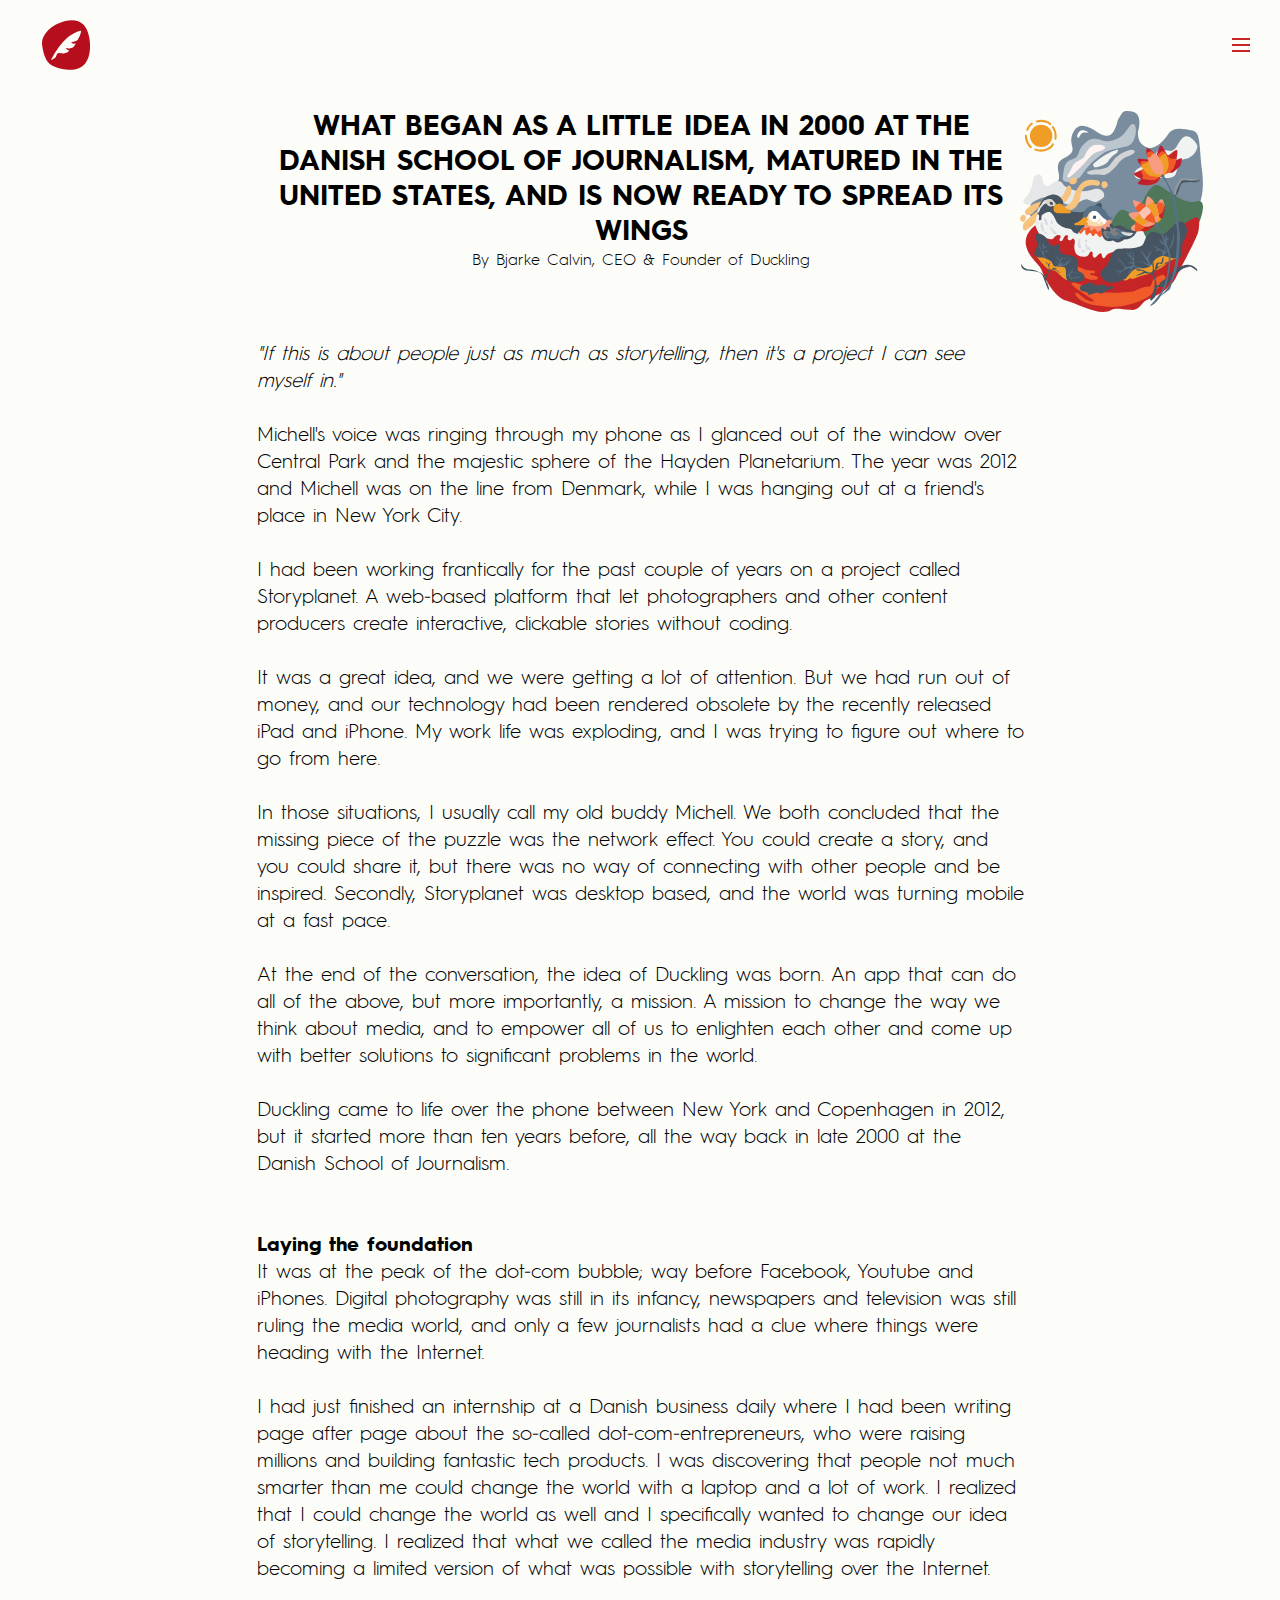
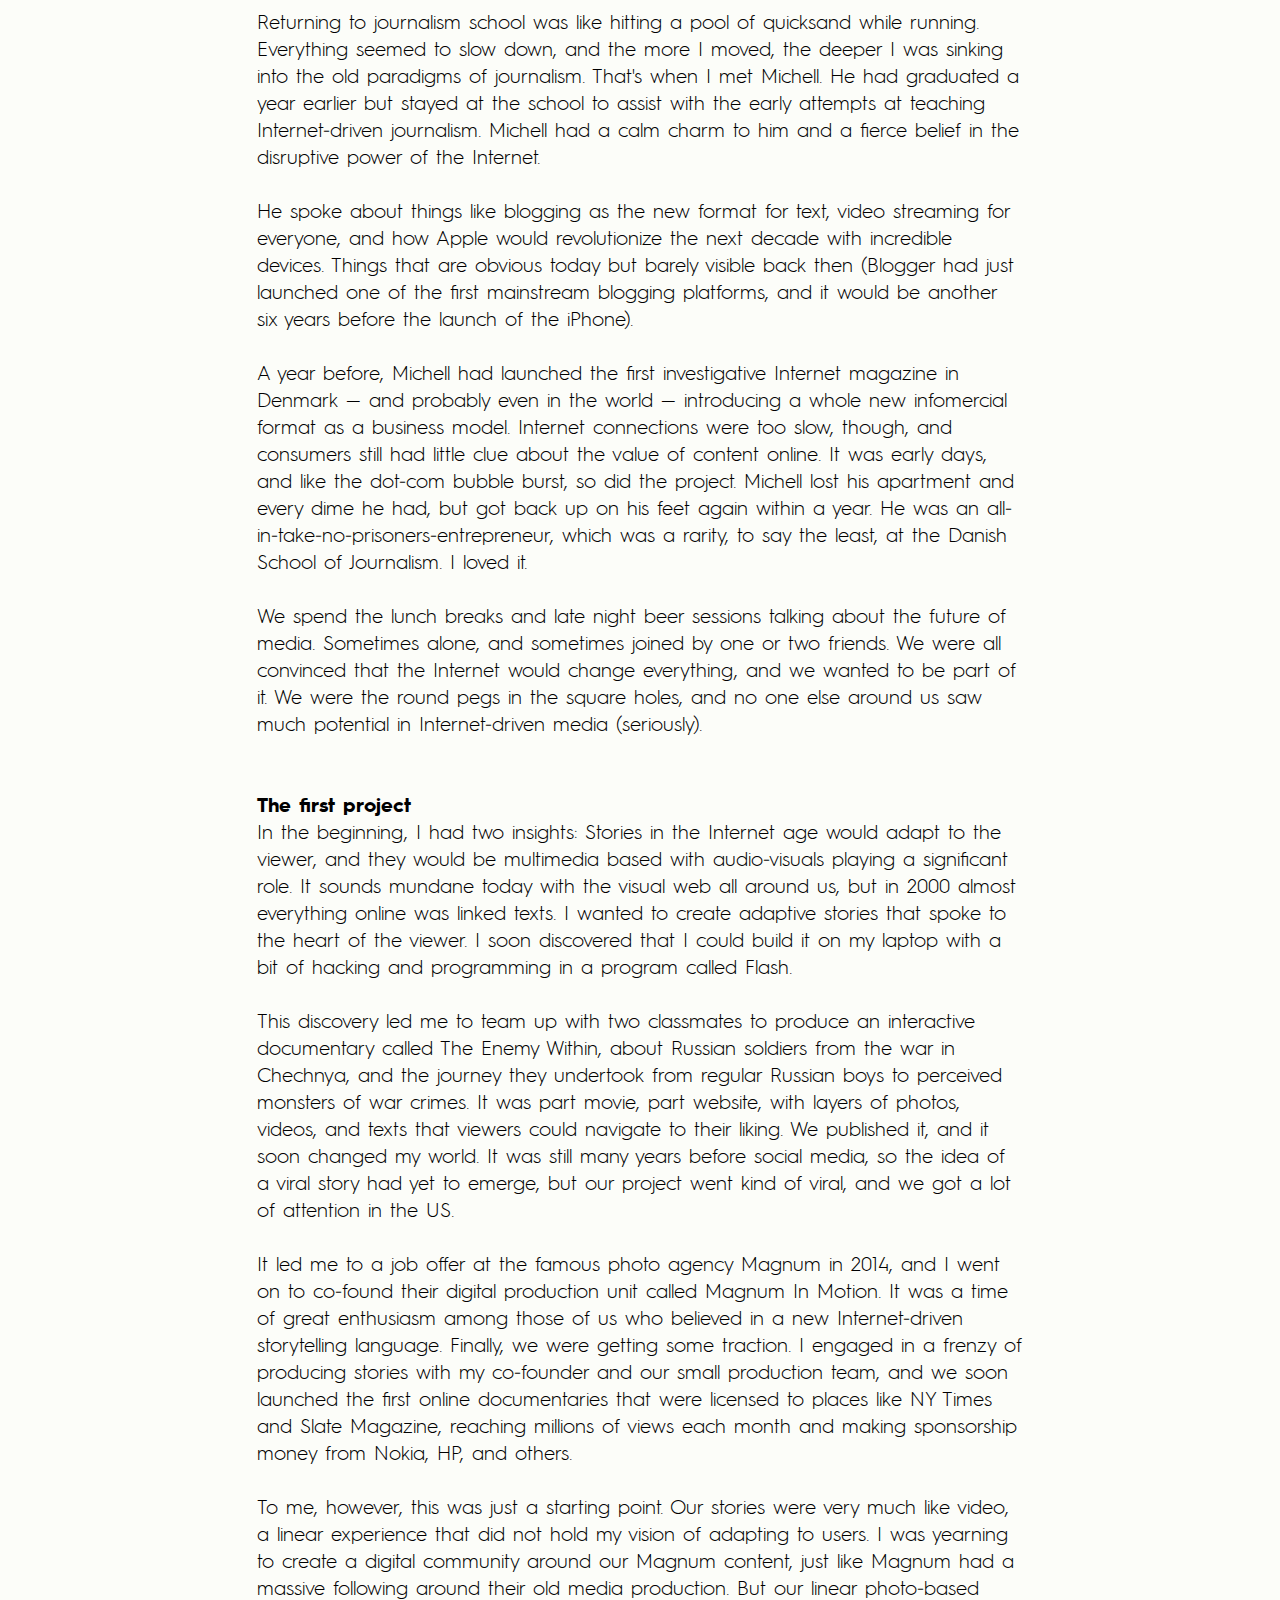
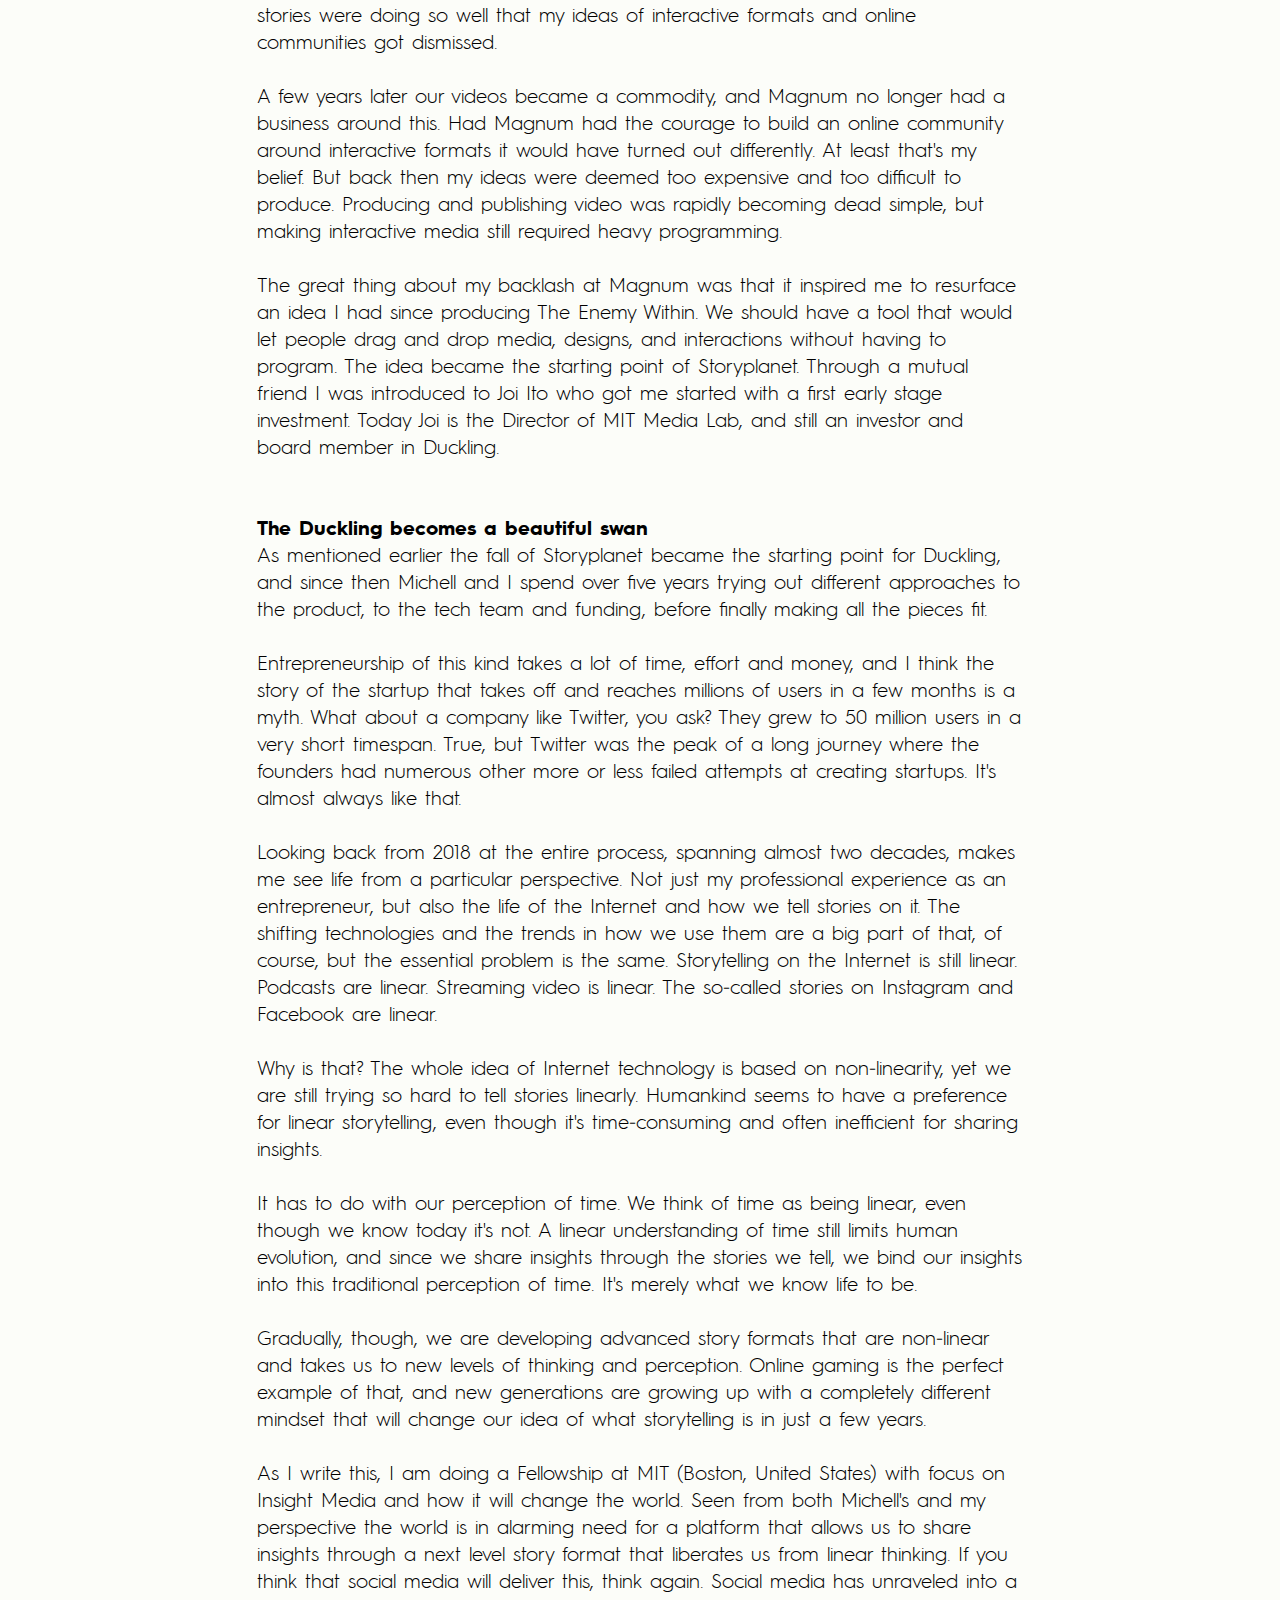
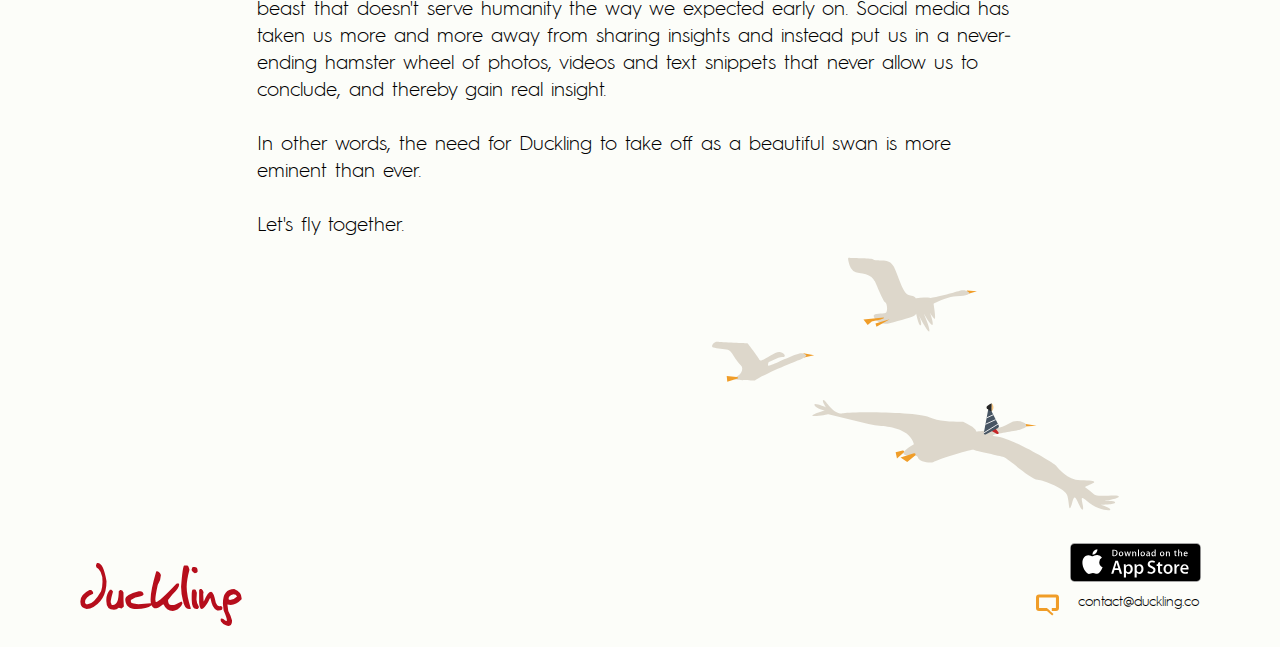
<file: about.html>
<!DOCTYPE html>
<html class="nojs html" lang="en-US">
 <head>

  <meta http-equiv="Content-type" content="text/html;charset=UTF-8"/>
  <meta name="generator" content="2018.1.0.386"/>
  <meta name="viewport" content="width=device-width, initial-scale=1.0"/>
  
  <script type="text/javascript">
   // Update the 'nojs'/'js' class on the html node
document.documentElement.className = document.documentElement.className.replace(/\bnojs\b/g, 'js');

// Check that all required assets are uploaded and up-to-date
if(typeof Muse == "undefined") window.Muse = {}; window.Muse.assets = {"required":["museutils.js", "museconfig.js", "jquery.watch.js", "jquery.musemenu.js", "webpro.js", "musewpslideshow.js", "jquery.museoverlay.js", "touchswipe.js", "jquery.museresponsive.js", "require.js", "about.css"], "outOfDate":[]};
</script>
  
  <link rel="shortcut icon" href="images/favicon.ico?crc=339616383"/>
  <title>About</title>
  <!-- CSS -->
  <link rel="stylesheet" type="text/css" href="css/site_global.css?crc=4131438561"/>
  <link rel="stylesheet" type="text/css" href="css/master_mastrabout.css?crc=4037821572"/>
  <link rel="stylesheet" type="text/css" href="css/about.css?crc=4200472311" id="pagesheet"/>
  <!-- IE-only CSS -->
  <!--[if lt IE 9]>
  <link rel="stylesheet" type="text/css" href="css/nomq_preview_master_mastrabout.css?crc=226561396"/>
  <link rel="stylesheet" type="text/css" href="css/nomq_about.css?crc=4215640493" id="nomq_pagesheet"/>
  <![endif]-->
  <!-- JS includes -->
  <!--[if lt IE 9]>
  <script src="scripts/html5shiv.js?crc=4241844378" type="text/javascript"></script>
  <![endif]-->
    <!--HTML Widget code-->
  
<style>
.menu-toggle{
	flex:0 0 auto;
	width:49px;
	height:50px;
	border:0px solid #FFFFFF;
    box-sizing: border-box;
	cursor:pointer;
	position:relative;
}
.hamburger,.cross{
	position:absolute;
	top:50%;
	left:50%;
	transform:translate(-50%,-50%);
}
.hamburger span{
	display:block;
	width:18px;
	height:2px;
	margin-bottom:4px;
	overflow:hidden;
	position:relative;
}
.hamburger span:last-child{
	margin:0;
}
.hamburger span:before,.hamburger span:after{
	content:"";
	position:absolute;
	width:100%;
	height:100%;
	background-color:#C62527;
	transform:translateX(-200%);
	transition:transform ease 300ms;
}
.hamburger span:after{
	transform:translateX(0);
}
.hamburger span:nth-child(2):before,.hamburger span:nth-child(2):after{
	transition-delay:75ms;
}
.hamburger span:last-child:before,.hamburger span:last-child:after{
	transition-delay:150ms;
}
.menu-toggle:hover .hamburger span:before{
	transform:translateX(0);
}
.menu-toggle:hover .hamburger span:after{
	transform:translateX(200%);
}
.menu-toggle.active .hamburger span:before{
	transform:translateX(100%);
}
.menu-toggle.active .hamburger span:after{
	transform:translateX(200%);
}
.cross span{
	display:block;
	width:5px;
	height:8px;
	background-color:#C62527;
	transform:translateY(50%) rotate(45deg) scaleX(0);
	transition:transform ease 200ms;
}
.cross span:last-child{
	transform:translateY(-50%) rotate(-45deg) scaleX(0);
}
.menu-toggle.active .cross span{
	transition-delay:450ms;
	transform:translateY(50%) rotate(45deg) scaleX(1);
}
.menu-toggle.active .cross span:last-child{
	transform:translateY(-50%) rotate(-45deg) scaleX(1);
}
</style>
	
  <!--/*

*/
-->
 </head>
 <body>

  <div class="breakpoint active" id="bp_infinity" data-min-width="1201"><!-- responsive breakpoint node -->
   <div class="clearfix borderbox" id="page"><!-- group -->
    <div class="clearfix grpelem" id="pu22525"><!-- column -->
     <div class="browser_width colelem" id="u22525-bw">
      <div id="u22525"><!-- column -->
       <div class="clearfix" id="u22525_align_to_page">
        <div class="position_content" id="u22525_position_content">
         <div class="clearfix colelem" id="pu22531-8"><!-- group -->
          <div class="header1 clearfix grpelem shared_content" id="u22531-8" data-sizePolicy="fluidWidth" data-pintopage="page_fixedCenter" data-content-guid="u22531-8_content"><!-- content -->
           <p id="u22531-5"><span id="u22531-3">What began as a little idea in 2000 at the Danish School of Journalism, matured in the United States, and is now ready to spread its wings<br/></span><span id="u22531-4">By Bjarke Calvin, CEO &amp; Founder of Duckling</span></p>
           <p id="u22531-6">&nbsp;</p>
          </div>
          <div class="clip_frame grpelem" id="u22538"><!-- svg -->
           <img class="svg svg_mar temp_no_img_src" id="u22534" data-orig-src="images/vectorart-page-4.svg?crc=4056909286" onload="this.style.height=(this.offsetWidth*201.29447852760737/183.30167597765347)+'px'" alt="" data-mu-svgfallback="images/vectorart%20page%204_poster_.png?crc=4022654800" data-heightwidthratio="1.098360655737705" data-image-width="183" data-image-height="201" src="images/blank.gif?crc=4208392903"/>
          </div>
         </div>
         <div class="clearfix colelem" id="u25540"><!-- column -->
          <div class="clearfix colelem shared_content" id="u22528-94" data-content-guid="u22528-94_content"><!-- content -->
           <p id="u22528-2">&quot;If this is about people just as much as storytelling, then it's a project I can see myself in.&quot;</p>
           <p id="u22528-3">&nbsp;</p>
           <p id="u22528-5">Michell's voice was ringing through my phone as I glanced out of the window over Central Park and the majestic sphere of the Hayden Planetarium. The year was 2012 and Michell was on the line from Denmark, while I was hanging out at a friend's place in New York City.</p>
           <p id="u22528-6">&nbsp;</p>
           <p id="u22528-8">I had been working frantically for the past couple of years on a project called Storyplanet. A web-based platform that let photographers and other content producers create interactive, clickable stories without coding.</p>
           <p id="u22528-9">&nbsp;</p>
           <p id="u22528-11">It was a great idea, and we were getting a lot of attention. But we had run out of money, and our technology had been rendered obsolete by the recently released iPad and iPhone. My work life was exploding, and I was trying to figure out where to go from here.</p>
           <p id="u22528-12">&nbsp;</p>
           <p id="u22528-14">In those situations, I usually call my old buddy Michell. We both concluded that the missing piece of the puzzle was the network effect. You could create a story, and you could share it, but there was no way of connecting with other people and be inspired. Secondly, Storyplanet was desktop based, and the world was turning mobile at a fast pace.</p>
           <p id="u22528-15">&nbsp;</p>
           <p id="u22528-17">At the end of the conversation, the idea of Duckling was born. An app that can do all of the above, but more importantly, a mission. A mission to change the way we think about media, and to empower all of us to enlighten each other and come up with better solutions to significant problems in the world.</p>
           <p id="u22528-18">&nbsp;</p>
           <p id="u22528-20">Duckling came to life over the phone between New York and Copenhagen in 2012, but it started more than ten years before, all the way back in late 2000 at the Danish School of Journalism.</p>
           <p id="u22528-21">&nbsp;</p>
           <p id="u22528-22">&nbsp;</p>
           <p id="u22528-24">Laying the foundation</p>
           <p id="u22528-26">It was at the peak of the dot-com bubble; way before Facebook, Youtube and iPhones. Digital photography was still in its infancy, newspapers and television was still ruling the media world, and only a few journalists had a clue where things were heading with the Internet.</p>
           <p id="u22528-27">&nbsp;</p>
           <p id="u22528-29">I had just finished an internship at a Danish business daily where I had been writing page after page about the so-called dot-com-entrepreneurs, who were raising millions and building fantastic tech products. I was discovering that people not much smarter than me could change the world with a laptop and a lot of work. I realized that I could change the world as well and I specifically wanted to change our idea of storytelling. I realized that what we called the media industry was rapidly becoming a limited version of what was possible with storytelling over the Internet.</p>
           <p id="u22528-30">&nbsp;</p>
           <p id="u22528-32">Returning to journalism school was like hitting a pool of quicksand while running. Everything seemed to slow down, and the more I moved, the deeper I was sinking into the old paradigms of journalism. That's when I met Michell. He had graduated a year earlier but stayed at the school to assist with the early attempts at teaching Internet-driven journalism. Michell had a calm charm to him and a fierce belief in the disruptive power of the Internet.</p>
           <p id="u22528-33">&nbsp;</p>
           <p id="u22528-35">He spoke about things like blogging as the new format for text, video streaming for everyone, and how Apple would revolutionize the next decade with incredible devices. Things that are obvious today but barely visible back then (Blogger had just launched one of the first mainstream blogging platforms, and it would be another six years before the launch of the iPhone).</p>
           <p id="u22528-36">&nbsp;</p>
           <p id="u22528-38">A year before, Michell had launched the first investigative Internet magazine in Denmark — and probably even in the world — introducing a whole new infomercial format as a business model. Internet connections were too slow, though, and consumers still had little clue about the value of content online. It was early days, and like the dot-com bubble burst, so did the project. Michell lost his apartment and every dime he had, but got back up on his feet again within a year. He was an all-in-take-no-prisoners-entrepreneur, which was a rarity, to say the least, at the Danish School of Journalism. I loved it.</p>
           <p id="u22528-39">&nbsp;</p>
           <p id="u22528-41">We spend the lunch breaks and late night beer sessions talking about the future of media. Sometimes alone, and sometimes joined by one or two friends. We were all convinced that the Internet would change everything, and we wanted to be part of it. We were the round pegs in the square holes, and no one else around us saw much potential in Internet-driven media (seriously).</p>
           <p id="u22528-42">&nbsp;</p>
           <p id="u22528-43">&nbsp;</p>
           <p id="u22528-45">The first project</p>
           <p id="u22528-47">In the beginning, I had two insights: Stories in the Internet age would adapt to the viewer, and they would be multimedia based with audio-visuals playing a significant role. It sounds mundane today with the visual web all around us, but in 2000 almost everything online was linked texts. I wanted to create adaptive stories that spoke to the heart of the viewer. I soon discovered that I could build it on my laptop with a bit of hacking and programming in a program called Flash.</p>
           <p id="u22528-48">&nbsp;</p>
           <p id="u22528-50">This discovery led me to team up with two classmates to produce an interactive documentary called The Enemy Within, about Russian soldiers from the war in Chechnya, and the journey they undertook from regular Russian boys to perceived monsters of war crimes. It was part movie, part website, with layers of photos, videos, and texts that viewers could navigate to their liking. We published it, and it soon changed my world. It was still many years before social media, so the idea of a viral story had yet to emerge, but our project went kind of viral, and we got a lot of attention in the US.</p>
           <p id="u22528-51">&nbsp;</p>
           <p id="u22528-53">It led me to a job offer at the famous photo agency Magnum in 2014, and I went on to co-found their digital production unit called Magnum In Motion. It was a time of great enthusiasm among those of us who believed in a new Internet-driven storytelling language. Finally, we were getting some traction. I engaged in a frenzy of producing stories with my co-founder and our small production team, and we soon launched the first online documentaries that were licensed to places like NY Times and Slate Magazine, reaching millions of views each month and making sponsorship money from Nokia, HP, and others.</p>
           <p id="u22528-54">&nbsp;</p>
           <p id="u22528-56">To me, however, this was just a starting point. Our stories were very much like video, a linear experience that did not hold my vision of adapting to users. I was yearning to create a digital community around our Magnum content, just like Magnum had a massive following around their old media production. But our linear photo-based stories were doing so well that my ideas of interactive formats and online communities got dismissed.</p>
           <p id="u22528-57">&nbsp;</p>
           <p id="u22528-59">A few years later our videos became a commodity, and Magnum no longer had a business around this. Had Magnum had the courage to build an online community around interactive formats it would have turned out differently. At least that's my belief. But back then my ideas were deemed too expensive and too difficult to produce. Producing and publishing video was rapidly becoming dead simple, but making interactive media still required heavy programming.</p>
           <p id="u22528-60">&nbsp;</p>
           <p id="u22528-62">The great thing about my backlash at Magnum was that it inspired me to resurface an idea I had since producing The Enemy Within. We should have a tool that would let people drag and drop media, designs, and interactions without having to program. The idea became the starting point of Storyplanet. Through a mutual friend I was introduced to Joi Ito who got me started with a first early stage investment. Today Joi is the Director of MIT Media Lab, and still an investor and board member in Duckling.</p>
           <p id="u22528-63">&nbsp;</p>
           <p id="u22528-64">&nbsp;</p>
           <p id="u22528-66">The Duckling becomes a beautiful swan</p>
           <p id="u22528-68">As mentioned earlier the fall of Storyplanet became the starting point for Duckling, and since then Michell and I spend over five years trying out different approaches to the product, to the tech team and funding, before finally making all the pieces fit.</p>
           <p id="u22528-69">&nbsp;</p>
           <p id="u22528-71">Entrepreneurship of this kind takes a lot of time, effort and money, and I think the story of the startup that takes off and reaches millions of users in a few months is a myth. What about a company like Twitter, you ask? They grew to 50 million users in a very short timespan. True, but Twitter was the peak of a long journey where the founders had numerous other more or less failed attempts at creating startups. It's almost always like that.</p>
           <p id="u22528-72">&nbsp;</p>
           <p id="u22528-74">Looking back from 2018 at the entire process, spanning almost two decades, makes me see life from a particular perspective. Not just my professional experience as an entrepreneur, but also the life of the Internet and how we tell stories on it. The shifting technologies and the trends in how we use them are a big part of that, of course, but the essential problem is the same. Storytelling on the Internet is still linear. Podcasts are linear. Streaming video is linear. The so-called stories on Instagram and Facebook are linear.</p>
           <p id="u22528-75">&nbsp;</p>
           <p id="u22528-77">Why is that? The whole idea of Internet technology is based on non-linearity, yet we are still trying so hard to tell stories linearly. Humankind seems to have a preference for linear storytelling, even though it's time-consuming and often inefficient for sharing insights.</p>
           <p id="u22528-78">&nbsp;</p>
           <p id="u22528-80">It has to do with our perception of time. We think of time as being linear, even though we know today it's not. A linear understanding of time still limits human evolution, and since we share insights through the stories we tell, we bind our insights into this traditional perception of time. It's merely what we know life to be.</p>
           <p id="u22528-81">&nbsp;</p>
           <p id="u22528-83">Gradually, though, we are developing advanced story formats that are non-linear and takes us to new levels of thinking and perception. Online gaming is the perfect example of that, and new generations are growing up with a completely different mindset that will change our idea of what storytelling is in just a few years.</p>
           <p id="u22528-84">&nbsp;</p>
           <p id="u22528-86">As I write this, I am doing a Fellowship at MIT (Boston, United States) with focus on Insight Media and how it will change the world. Seen from both Michell's and my perspective the world is in alarming need for a platform that allows us to share insights through a next level story format that liberates us from linear thinking. If you think that social media will deliver this, think again. Social media has unraveled into a beast that doesn't serve humanity the way we expected early on. Social media has taken us more and more away from sharing insights and instead put us in a never-ending hamster wheel of photos, videos and text snippets that never allow us to conclude, and thereby gain real insight.</p>
           <p id="u22528-87">&nbsp;</p>
           <p id="u22528-89">In other words, the need for Duckling to take off as a beautiful swan is more eminent than ever.</p>
           <p id="u22528-90">&nbsp;</p>
           <p id="u22528-92">Let's fly together.</p>
          </div>
          <div class="clip_frame colelem" id="u25395"><!-- svg -->
           <img class="svg svg_mar temp_no_img_src" id="u25391" data-orig-src="images/labut4-03.svg?crc=114211536" onload="this.style.height=(this.offsetWidth*291/422.72485207100584)+'px'" alt="" data-mu-svgfallback="images/labut4-03_poster_.png?crc=3771541214" data-heightwidthratio="0.6879432624113475" data-image-width="423" data-image-height="291" src="images/blank.gif?crc=4208392903"/>
          </div>
         </div>
        </div>
       </div>
      </div>
     </div>
     <div class="clearfix colelem" id="pu23067"><!-- group -->
      <div class="clip_frame grpelem" id="u23067" data-sizePolicy="fixed" data-pintopage="page_fixedLeft"><!-- svg -->
       <img class="svg temp_no_img_src" id="u23068" data-orig-src="images/duckling-font.svg?crc=138734765" width="162" height="63" alt="" data-mu-svgfallback="images/duckling%20font_poster_.png?crc=4025718156" src="images/blank.gif?crc=4208392903"/>
      </div>
      <div class="clearfix grpelem" id="u25232"><!-- column -->
       <a class="nonblock nontext clip_frame colelem" id="u23074" href="https://itunes.apple.com/us/app/duckling-free-your-story/id1326536917?ls=1&amp;mt=8" target="_blank" data-sizePolicy="fixed" data-pintopage="page_fixedRight"><!-- svg --><img class="svg temp_no_img_src" id="u23075" data-orig-src="images/button-download-app-store.svg?crc=286706309" width="131" height="39" alt="" data-mu-svgfallback="images/button%20download%20app%20store_poster_.png?crc=3997985020" src="images/blank.gif?crc=4208392903"/></a>
       <div class="clearfix colelem" id="u23070"><!-- group -->
        <div class="clip_frame grpelem" id="u23072" data-sizePolicy="fixed" data-pintopage="page_fixedRight"><!-- svg -->
         <img class="svg temp_no_img_src" id="u23073" data-orig-src="images/mssg.svg?crc=221077381" width="23" height="22" alt="" data-mu-svgfallback="images/mssg_poster_.png?crc=4044914698" src="images/blank.gif?crc=4208392903"/>
        </div>
        <div class="footr-txt clearfix grpelem shared_content" id="u23071-4" data-sizePolicy="fixed" data-pintopage="page_fixedRight" data-content-guid="u23071-4_content"><!-- content -->
         <p id="u23071-2">contact@duckling.co</p>
        </div>
       </div>
      </div>
     </div>
    </div>
    <div class="clearfix grpelem" id="ppamphletu87084"><!-- group -->
     <div class="PamphletWidget clearfix allow_click_through" id="pamphletu87084" data-visibility="changed" style="visibility:hidden"><!-- none box -->
      <div class="popup_anchor allow_click_through" data-col-pos="0" id="u87092popup">
       <div id="u87092-wrapper">
        <div class="ContainerGroup clearfix" data-col-pos="0" id="u87092"><!-- none box -->
         <div class="Container invi clearfix" data-col-pos="0" id="u87093"><!-- group -->
          <nav class="MenuBar clearfix grpelem" id="menuu87094" data-sizePolicy="fixed" data-pintopage="page_fixedLeft"><!-- vertical box -->
           <div class="MenuItemContainer clearfix colelem" id="u87116"><!-- horizontal box -->
            <div class="MenuItem MenuItemWithSubMenu rounded-corners clearfix grpelem" id="u87119"><!-- horizontal box -->
             <div class="MenuItemLabel rounded-corners clearfix grpelem" id="u87122-4" data-sizePolicy="fixed" data-pintopage="page_fixedLeft"><!-- content -->
              <p class="shared_content" data-content-guid="u87122-4_0_content">Home</p>
             </div>
            </div>
           </div>
           <div class="MenuItemContainer clearfix colelem" id="u87095"><!-- horizontal box -->
            <div class="MenuItem MenuItemWithSubMenu rounded-corners clearfix grpelem" id="u87096"><!-- horizontal box -->
             <div class="MenuItemLabel rounded-corners clearfix grpelem" id="u87099-4" data-sizePolicy="fixed" data-pintopage="page_fixedLeft"><!-- content -->
              <p class="shared_content" data-content-guid="u87099-4_0_content">Why</p>
             </div>
            </div>
           </div>
           <div class="MenuItemContainer clearfix colelem" id="u87109"><!-- horizontal box -->
            <div class="MenuItem MenuItemWithSubMenu rounded-corners clearfix grpelem" id="u87112"><!-- horizontal box -->
             <div class="MenuItemLabel rounded-corners clearfix grpelem" id="u87115-4" data-sizePolicy="fixed" data-pintopage="page_fixedLeft"><!-- content -->
              <p class="shared_content" data-content-guid="u87115-4_0_content">How</p>
             </div>
            </div>
           </div>
           <div class="MenuItemContainer clearfix colelem" id="u87130"><!-- horizontal box -->
            <div class="MenuItem MenuItemWithSubMenu rounded-corners clearfix grpelem" id="u87133"><!-- horizontal box -->
             <div class="MenuItemLabel rounded-corners clearfix grpelem" id="u87136-4" data-sizePolicy="fixed" data-pintopage="page_fixedLeft"><!-- content -->
              <p class="shared_content" data-content-guid="u87136-4_0_content">Education</p>
             </div>
            </div>
           </div>
           <div class="MenuItemContainer clearfix colelem" id="u87137"><!-- horizontal box -->
            <div class="MenuItem MenuItemWithSubMenu rounded-corners clearfix grpelem" id="u87140"><!-- horizontal box -->
             <div class="MenuItemLabel rounded-corners clearfix grpelem" id="u87143-4" data-sizePolicy="fixed" data-pintopage="page_fixedLeft"><!-- content -->
              <p class="shared_content" data-content-guid="u87143-4_0_content">Showroom</p>
             </div>
            </div>
           </div>
           <div class="MenuItemContainer clearfix colelem" id="u87123"><!-- horizontal box -->
            <div class="MenuItem MenuItemWithSubMenu rounded-corners clearfix grpelem" id="u87124"><!-- horizontal box -->
             <div class="MenuItemLabel rounded-corners clearfix grpelem" id="u87125-4" data-sizePolicy="fixed" data-pintopage="page_fixedLeft"><!-- content -->
              <p class="shared_content" data-content-guid="u87125-4_0_content">Features</p>
             </div>
            </div>
           </div>
           <div class="MenuItemContainer clearfix colelem" id="u87102"><!-- horizontal box -->
            <a class="nonblock nontext MenuItem MenuItemWithSubMenu MuseMenuActive rounded-corners clearfix grpelem" id="u87105" href="about.html"><!-- horizontal box --><div class="MenuItemLabel rounded-corners clearfix grpelem" id="u87107-4" data-sizePolicy="fixed" data-pintopage="page_fixedLeft"><!-- content --><p class="shared_content" data-content-guid="u87107-4_0_content">About</p></div></a>
           </div>
          </nav>
         </div>
        </div>
       </div>
      </div>
      <div class="ThumbGroup clearfix grpelem" data-col-pos="1" id="u87085" data-sizePolicy="fluidWidth" data-pintopage="page_fixedLeft"><!-- none box -->
       <div class="popup_anchor allow_click_through" data-col-pos="0" id="u87086popup">
        <div class="Thumb popup_element clearfix" data-col-pos="0" id="u87086"><!-- group -->
         <div class="size_fixed grpelem shared_content" id="u87087" data-sizePolicy="fixed" data-pintopage="page_fixedRight" data-content-guid="u87087_content"><!-- custom html -->
          
  <div class="menu-toggle">
	<div class="hamburger">
		<span></span>
		<span></span>
		<span></span>
	</div>
	<div class="cross">
		<span></span>
		<span></span>
	</div>
</div>

         </div>
        </div>
       </div>
      </div>
     </div>
     <a class="nonblock nontext clip_frame shared_content" id="u23063" href="index.html" data-content-guid="u23063_content"><!-- svg --><img class="svg temp_no_img_src" id="u23064" data-orig-src="images/mainlogo.svg?crc=4013952176" width="48" height="50" alt="" data-mu-svgfallback="images/mainlogo_poster_.png?crc=19456442" src="images/blank.gif?crc=4208392903"/></a>
    </div>
   </div>
  </div>
  <div class="breakpoint" id="bp_1200" data-min-width="801" data-max-width="1200"><!-- responsive breakpoint node -->
   <div class="clearfix borderbox temp_no_id" data-orig-id="page"><!-- group -->
    <div class="clearfix grpelem temp_no_id" data-orig-id="pu22525"><!-- column -->
     <div class="browser_width colelem temp_no_id" data-orig-id="u22525-bw">
      <div class="temp_no_id" data-orig-id="u22525"><!-- column -->
       <div class="clearfix temp_no_id" data-orig-id="u22525_align_to_page">
        <div class="position_content temp_no_id" data-orig-id="u22525_position_content">
         <div class="clearfix colelem temp_no_id" data-orig-id="pu22531-8"><!-- group -->
          <span class="header1 clearfix grpelem placeholder" data-placeholder-for="u22531-8_content"><!-- placeholder node --></span>
          <div class="clip_frame grpelem temp_no_id" data-orig-id="u22538"><!-- svg -->
           <img class="svg svg_mar temp_no_id temp_no_img_src" data-orig-src="images/vectorart-page-4.svg?crc=4056909286" onload="this.style.height=(this.offsetWidth*193.24269938650306/175.9696089385472)+'px'" alt="" data-mu-svgfallback="images/vectorart%20page%204_poster_.png?crc=4022654800" data-heightwidthratio="1.0965909090909092" data-image-width="176" data-image-height="193" data-orig-id="u22534" src="images/blank.gif?crc=4208392903"/>
          </div>
         </div>
         <div class="clearfix colelem temp_no_id" data-orig-id="u25540"><!-- column -->
          <span class="clearfix colelem placeholder" data-placeholder-for="u22528-94_content"><!-- placeholder node --></span>
          <div class="clip_frame colelem temp_no_id" data-orig-id="u25395"><!-- svg -->
           <img class="svg svg_mar temp_no_id temp_no_img_src" data-orig-src="images/labut4-03.svg?crc=114211536" onload="this.style.height=(this.offsetWidth*279.3599999999997/405.8158579881654)+'px'" alt="" data-mu-svgfallback="images/labut4-03_poster_.png?crc=3771541214" data-heightwidthratio="0.687192118226601" data-image-width="406" data-image-height="279" data-orig-id="u25391" src="images/blank.gif?crc=4208392903"/>
          </div>
         </div>
        </div>
       </div>
      </div>
     </div>
     <div class="clearfix colelem temp_no_id" data-orig-id="pu23067"><!-- group -->
      <div class="clip_frame grpelem temp_no_id" data-sizePolicy="fixed" data-pintopage="page_fixedLeft" data-orig-id="u23067"><!-- svg -->
       <img class="svg temp_no_id temp_no_img_src" data-orig-src="images/duckling-font.svg?crc=138734765" width="182" height="71" alt="" data-mu-svgfallback="images/duckling%20font_poster_.png?crc=4025718156" data-orig-id="u23068" src="images/blank.gif?crc=4208392903"/>
      </div>
      <div class="clearfix grpelem temp_no_id" data-orig-id="u25232"><!-- column -->
       <a class="nonblock nontext clip_frame colelem temp_no_id" href="https://itunes.apple.com/us/app/duckling-free-your-story/id1326536917?ls=1&amp;mt=8" target="_blank" data-sizePolicy="fluidWidthHeight" data-pintopage="page_fixedRight" data-orig-id="u23074"><!-- svg --><img class="svg svg_mar temp_no_id temp_no_img_src" data-orig-src="images/button-download-app-store.svg?crc=286706309" onload="this.style.height=(this.offsetWidth*49.28124999999997/166)+'px'" alt="" data-mu-svgfallback="images/button%20download%20app%20store_poster_.png?crc=3997985020" data-heightwidthratio="0.29518072289156627" data-image-width="166" data-image-height="49" data-orig-id="u23075" src="images/blank.gif?crc=4208392903"/></a>
       <div class="clearfix colelem temp_no_id shared_content" data-orig-id="u23070" data-content-guid="u23070_content"><!-- group -->
        <div class="clip_frame grpelem temp_no_id" data-sizePolicy="fixed" data-pintopage="page_fixedRight" data-orig-id="u23072"><!-- svg -->
         <img class="svg temp_no_id temp_no_img_src" data-orig-src="images/mssg.svg?crc=221077381" width="22" height="21" alt="" data-mu-svgfallback="images/mssg_poster_.png?crc=4044914698" data-orig-id="u23073" src="images/blank.gif?crc=4208392903"/>
        </div>
        <span class="footr-txt clearfix grpelem placeholder" data-placeholder-for="u23071-4_content"><!-- placeholder node --></span>
       </div>
      </div>
     </div>
    </div>
    <div class="clearfix grpelem temp_no_id" data-orig-id="ppamphletu87084"><!-- group -->
     <div class="PamphletWidget clearfix allow_click_through temp_no_id" data-visibility="changed" style="visibility:hidden" data-orig-id="pamphletu87084"><!-- none box -->
      <div class="popup_anchor allow_click_through temp_no_id" data-col-pos="0" data-orig-id="u87092popup">
       <div class="temp_no_id" data-orig-id="u87092-wrapper">
        <div class="ContainerGroup clearfix temp_no_id" data-col-pos="0" data-orig-id="u87092"><!-- none box -->
         <div class="Container invi clearfix temp_no_id" data-col-pos="0" data-orig-id="u87093"><!-- group -->
          <nav class="MenuBar clearfix grpelem temp_no_id" data-sizePolicy="fixed" data-pintopage="page_fixedLeft" data-orig-id="menuu87094"><!-- vertical box -->
           <div class="MenuItemContainer clearfix colelem temp_no_id" data-orig-id="u87116"><!-- horizontal box -->
            <div class="MenuItem MenuItemWithSubMenu rounded-corners clearfix grpelem temp_no_id" data-orig-id="u87119"><!-- horizontal box -->
             <div class="MenuItemLabel rounded-corners clearfix grpelem temp_no_id" data-sizePolicy="fixed" data-pintopage="page_fixedLeft" data-orig-id="u87122-4"><!-- content -->
              <span class="placeholder" data-placeholder-for="u87122-4_0_content"><!-- placeholder node --></span>
             </div>
            </div>
           </div>
           <div class="MenuItemContainer clearfix colelem temp_no_id" data-orig-id="u87095"><!-- horizontal box -->
            <div class="MenuItem MenuItemWithSubMenu rounded-corners clearfix grpelem temp_no_id" data-orig-id="u87096"><!-- horizontal box -->
             <div class="MenuItemLabel rounded-corners clearfix grpelem temp_no_id" data-sizePolicy="fixed" data-pintopage="page_fixedLeft" data-orig-id="u87099-4"><!-- content -->
              <span class="placeholder" data-placeholder-for="u87099-4_0_content"><!-- placeholder node --></span>
             </div>
            </div>
           </div>
           <div class="MenuItemContainer clearfix colelem temp_no_id" data-orig-id="u87109"><!-- horizontal box -->
            <div class="MenuItem MenuItemWithSubMenu rounded-corners clearfix grpelem temp_no_id" data-orig-id="u87112"><!-- horizontal box -->
             <div class="MenuItemLabel rounded-corners clearfix grpelem temp_no_id" data-sizePolicy="fixed" data-pintopage="page_fixedLeft" data-orig-id="u87115-4"><!-- content -->
              <span class="placeholder" data-placeholder-for="u87115-4_0_content"><!-- placeholder node --></span>
             </div>
            </div>
           </div>
           <div class="MenuItemContainer clearfix colelem temp_no_id" data-orig-id="u87130"><!-- horizontal box -->
            <div class="MenuItem MenuItemWithSubMenu rounded-corners clearfix grpelem temp_no_id" data-orig-id="u87133"><!-- horizontal box -->
             <div class="MenuItemLabel rounded-corners clearfix grpelem temp_no_id" data-sizePolicy="fixed" data-pintopage="page_fixedLeft" data-orig-id="u87136-4"><!-- content -->
              <span class="placeholder" data-placeholder-for="u87136-4_0_content"><!-- placeholder node --></span>
             </div>
            </div>
           </div>
           <div class="MenuItemContainer clearfix colelem temp_no_id" data-orig-id="u87137"><!-- horizontal box -->
            <div class="MenuItem MenuItemWithSubMenu rounded-corners clearfix grpelem temp_no_id" data-orig-id="u87140"><!-- horizontal box -->
             <div class="MenuItemLabel rounded-corners clearfix grpelem temp_no_id" data-sizePolicy="fixed" data-pintopage="page_fixedLeft" data-orig-id="u87143-4"><!-- content -->
              <span class="placeholder" data-placeholder-for="u87143-4_0_content"><!-- placeholder node --></span>
             </div>
            </div>
           </div>
           <div class="MenuItemContainer clearfix colelem temp_no_id" data-orig-id="u87123"><!-- horizontal box -->
            <div class="MenuItem MenuItemWithSubMenu rounded-corners clearfix grpelem temp_no_id" data-orig-id="u87124"><!-- horizontal box -->
             <div class="MenuItemLabel rounded-corners clearfix grpelem temp_no_id" data-sizePolicy="fixed" data-pintopage="page_fixedLeft" data-orig-id="u87125-4"><!-- content -->
              <span class="placeholder" data-placeholder-for="u87125-4_0_content"><!-- placeholder node --></span>
             </div>
            </div>
           </div>
           <div class="MenuItemContainer clearfix colelem temp_no_id" data-orig-id="u87102"><!-- horizontal box -->
            <a class="nonblock nontext MenuItem MenuItemWithSubMenu MuseMenuActive rounded-corners clearfix grpelem temp_no_id" href="about.html" data-orig-id="u87105"><!-- horizontal box --><div class="MenuItemLabel rounded-corners clearfix grpelem temp_no_id" data-sizePolicy="fixed" data-pintopage="page_fixedLeft" data-orig-id="u87107-4"><!-- content --><span class="placeholder" data-placeholder-for="u87107-4_0_content"><!-- placeholder node --></span></div></a>
           </div>
          </nav>
         </div>
        </div>
       </div>
      </div>
      <div class="ThumbGroup clearfix grpelem temp_no_id" data-col-pos="1" data-sizePolicy="fluidWidth" data-pintopage="page_fixedLeft" data-orig-id="u87085"><!-- none box -->
       <div class="popup_anchor allow_click_through temp_no_id" data-col-pos="0" data-orig-id="u87086popup">
        <div class="Thumb popup_element clearfix temp_no_id" data-col-pos="0" data-orig-id="u87086"><!-- group -->
         <span class="size_fixed grpelem placeholder" data-placeholder-for="u87087_content"><!-- placeholder node --></span>
        </div>
       </div>
      </div>
     </div>
     <span class="nonblock nontext clip_frame placeholder" data-placeholder-for="u23063_content"><!-- placeholder node --></span>
    </div>
   </div>
  </div>
  <div class="breakpoint" id="bp_800" data-min-width="655" data-max-width="800"><!-- responsive breakpoint node -->
   <div class="clearfix borderbox temp_no_id" data-orig-id="page"><!-- group -->
    <div class="clearfix grpelem temp_no_id" data-orig-id="pu22525"><!-- column -->
     <div class="browser_width colelem temp_no_id" data-orig-id="u22525-bw">
      <div class="temp_no_id" data-orig-id="u22525"><!-- column -->
       <div class="clearfix temp_no_id" data-orig-id="u22525_align_to_page">
        <div class="position_content temp_no_id" data-orig-id="u22525_position_content">
         <div class="clearfix colelem temp_no_id" data-orig-id="pu22531-8"><!-- group -->
          <span class="header1 clearfix grpelem placeholder" data-placeholder-for="u22531-8_content"><!-- placeholder node --></span>
          <div class="clip_frame grpelem temp_no_id" data-orig-id="u22538"><!-- svg -->
           <img class="svg svg_mar temp_no_id temp_no_img_src" data-orig-src="images/vectorart-page-4.svg?crc=4056909286" onload="this.style.height=(this.offsetWidth*128.8284662576687/117.31307262569813)+'px'" alt="" data-mu-svgfallback="images/vectorart%20page%204_poster_.png?crc=4022654800" data-heightwidthratio="1.1025641025641026" data-image-width="117" data-image-height="129" data-orig-id="u22534" src="images/blank.gif?crc=4208392903"/>
          </div>
         </div>
         <div class="clearfix colelem temp_no_id" data-orig-id="u25540"><!-- column -->
          <span class="clearfix colelem placeholder" data-placeholder-for="u22528-94_content"><!-- placeholder node --></span>
          <div class="clip_frame colelem temp_no_id" data-orig-id="u25395"><!-- svg -->
           <img class="svg svg_mar temp_no_id temp_no_img_src" data-orig-src="images/labut4-03.svg?crc=114211536" onload="this.style.height=(this.offsetWidth*186.23999999999978/270.54390532544363)+'px'" alt="" data-mu-svgfallback="images/labut4-03_poster_.png?crc=3771541214" data-heightwidthratio="0.6863468634686347" data-image-width="271" data-image-height="186" data-orig-id="u25391" src="images/blank.gif?crc=4208392903"/>
          </div>
         </div>
        </div>
       </div>
      </div>
     </div>
     <div class="clearfix colelem temp_no_id" data-orig-id="pu23067"><!-- group -->
      <div class="clip_frame grpelem temp_no_id" data-sizePolicy="fixed" data-pintopage="page_fixedLeft" data-orig-id="u23067"><!-- svg -->
       <img class="svg temp_no_id temp_no_img_src" data-orig-src="images/duckling-font.svg?crc=138734765" width="158" height="62" alt="" data-mu-svgfallback="images/duckling%20font_poster_.png?crc=4025718156" data-orig-id="u23068" src="images/blank.gif?crc=4208392903"/>
      </div>
      <div class="clearfix grpelem temp_no_id" data-orig-id="u25232"><!-- column -->
       <a class="nonblock nontext clip_frame colelem temp_no_id" href="https://itunes.apple.com/us/app/duckling-free-your-story/id1326536917?ls=1&amp;mt=8" target="_blank" data-sizePolicy="fluidWidthHeight" data-pintopage="page_fixedRight" data-orig-id="u23074"><!-- svg --><img class="svg svg_mar temp_no_id temp_no_img_src" data-orig-src="images/button-download-app-store.svg?crc=286706309" onload="this.style.height=(this.offsetWidth*32.85416666666661/110.66666666666664)+'px'" alt="" data-mu-svgfallback="images/button%20download%20app%20store_poster_.png?crc=3997985020" data-heightwidthratio="0.2972972972972973" data-image-width="111" data-image-height="33" data-orig-id="u23075" src="images/blank.gif?crc=4208392903"/></a>
       <span class="clearfix colelem placeholder" data-placeholder-for="u23070_content"><!-- placeholder node --></span>
      </div>
     </div>
    </div>
    <div class="clearfix grpelem temp_no_id" data-orig-id="ppamphletu87084"><!-- group -->
     <div class="PamphletWidget clearfix allow_click_through temp_no_id" data-visibility="changed" style="visibility:hidden" data-orig-id="pamphletu87084"><!-- none box -->
      <div class="popup_anchor allow_click_through temp_no_id" data-col-pos="0" data-orig-id="u87092popup">
       <div class="temp_no_id" data-orig-id="u87092-wrapper">
        <div class="ContainerGroup clearfix temp_no_id" data-col-pos="0" data-orig-id="u87092"><!-- none box -->
         <div class="Container invi clearfix temp_no_id" data-col-pos="0" data-orig-id="u87093"><!-- group -->
          <nav class="MenuBar clearfix grpelem temp_no_id" data-sizePolicy="fixed" data-pintopage="page_fixedLeft" data-orig-id="menuu87094"><!-- vertical box -->
           <div class="MenuItemContainer clearfix colelem temp_no_id" data-orig-id="u87116"><!-- horizontal box -->
            <div class="MenuItem MenuItemWithSubMenu rounded-corners clearfix grpelem temp_no_id" data-orig-id="u87119"><!-- horizontal box -->
             <div class="MenuItemLabel rounded-corners clearfix grpelem temp_no_id" data-sizePolicy="fixed" data-pintopage="page_fixedLeft" data-orig-id="u87122-4"><!-- content -->
              <span class="placeholder" data-placeholder-for="u87122-4_0_content"><!-- placeholder node --></span>
             </div>
            </div>
           </div>
           <div class="MenuItemContainer clearfix colelem temp_no_id" data-orig-id="u87095"><!-- horizontal box -->
            <div class="MenuItem MenuItemWithSubMenu rounded-corners clearfix grpelem temp_no_id" data-orig-id="u87096"><!-- horizontal box -->
             <div class="MenuItemLabel rounded-corners clearfix grpelem temp_no_id" data-sizePolicy="fixed" data-pintopage="page_fixedLeft" data-orig-id="u87099-4"><!-- content -->
              <span class="placeholder" data-placeholder-for="u87099-4_0_content"><!-- placeholder node --></span>
             </div>
            </div>
           </div>
           <div class="MenuItemContainer clearfix colelem temp_no_id" data-orig-id="u87109"><!-- horizontal box -->
            <div class="MenuItem MenuItemWithSubMenu rounded-corners clearfix grpelem temp_no_id" data-orig-id="u87112"><!-- horizontal box -->
             <div class="MenuItemLabel rounded-corners clearfix grpelem temp_no_id" data-sizePolicy="fixed" data-pintopage="page_fixedLeft" data-orig-id="u87115-4"><!-- content -->
              <span class="placeholder" data-placeholder-for="u87115-4_0_content"><!-- placeholder node --></span>
             </div>
            </div>
           </div>
           <div class="MenuItemContainer clearfix colelem temp_no_id" data-orig-id="u87130"><!-- horizontal box -->
            <div class="MenuItem MenuItemWithSubMenu rounded-corners clearfix grpelem temp_no_id" data-orig-id="u87133"><!-- horizontal box -->
             <div class="MenuItemLabel rounded-corners clearfix grpelem temp_no_id" data-sizePolicy="fixed" data-pintopage="page_fixedLeft" data-orig-id="u87136-4"><!-- content -->
              <span class="placeholder" data-placeholder-for="u87136-4_0_content"><!-- placeholder node --></span>
             </div>
            </div>
           </div>
           <div class="MenuItemContainer clearfix colelem temp_no_id" data-orig-id="u87137"><!-- horizontal box -->
            <div class="MenuItem MenuItemWithSubMenu rounded-corners clearfix grpelem temp_no_id" data-orig-id="u87140"><!-- horizontal box -->
             <div class="MenuItemLabel rounded-corners clearfix grpelem temp_no_id" data-sizePolicy="fixed" data-pintopage="page_fixedLeft" data-orig-id="u87143-4"><!-- content -->
              <span class="placeholder" data-placeholder-for="u87143-4_0_content"><!-- placeholder node --></span>
             </div>
            </div>
           </div>
           <div class="MenuItemContainer clearfix colelem temp_no_id" data-orig-id="u87123"><!-- horizontal box -->
            <div class="MenuItem MenuItemWithSubMenu rounded-corners clearfix grpelem temp_no_id" data-orig-id="u87124"><!-- horizontal box -->
             <div class="MenuItemLabel rounded-corners clearfix grpelem temp_no_id" data-sizePolicy="fixed" data-pintopage="page_fixedLeft" data-orig-id="u87125-4"><!-- content -->
              <span class="placeholder" data-placeholder-for="u87125-4_0_content"><!-- placeholder node --></span>
             </div>
            </div>
           </div>
           <div class="MenuItemContainer clearfix colelem temp_no_id" data-orig-id="u87102"><!-- horizontal box -->
            <a class="nonblock nontext MenuItem MenuItemWithSubMenu MuseMenuActive rounded-corners clearfix grpelem temp_no_id" href="about.html" data-orig-id="u87105"><!-- horizontal box --><div class="MenuItemLabel rounded-corners clearfix grpelem temp_no_id" data-sizePolicy="fixed" data-pintopage="page_fixedLeft" data-orig-id="u87107-4"><!-- content --><span class="placeholder" data-placeholder-for="u87107-4_0_content"><!-- placeholder node --></span></div></a>
           </div>
          </nav>
         </div>
        </div>
       </div>
      </div>
      <div class="ThumbGroup clearfix grpelem temp_no_id" data-col-pos="1" data-sizePolicy="fluidWidth" data-pintopage="page_fixedLeft" data-orig-id="u87085"><!-- none box -->
       <div class="popup_anchor allow_click_through temp_no_id" data-col-pos="0" data-orig-id="u87086popup">
        <div class="Thumb popup_element clearfix temp_no_id" data-col-pos="0" data-orig-id="u87086"><!-- group -->
         <span class="size_fixed grpelem placeholder" data-placeholder-for="u87087_content"><!-- placeholder node --></span>
        </div>
       </div>
      </div>
     </div>
     <a class="nonblock nontext clip_frame temp_no_id shared_content" href="index.html" data-orig-id="u23063" data-content-guid="u23063_content1"><!-- svg --><img class="svg temp_no_id temp_no_img_src" data-orig-src="images/mainlogo.svg?crc=4013952176" width="46" height="48" alt="" data-mu-svgfallback="images/mainlogo_poster_.png?crc=19456442" data-orig-id="u23064" src="images/blank.gif?crc=4208392903"/></a>
    </div>
   </div>
  </div>
  <div class="breakpoint" id="bp_654" data-min-width="481" data-max-width="654"><!-- responsive breakpoint node -->
   <div class="clearfix borderbox temp_no_id" data-orig-id="page"><!-- group -->
    <div class="clearfix grpelem temp_no_id" data-orig-id="pu22525"><!-- column -->
     <div class="browser_width colelem temp_no_id" data-orig-id="u22525-bw">
      <div class="temp_no_id" data-orig-id="u22525"><!-- column -->
       <div class="clearfix temp_no_id" data-orig-id="u22525_align_to_page">
        <div class="position_content temp_no_id" data-orig-id="u22525_position_content">
         <div class="clearfix colelem temp_no_id" data-orig-id="pu22531-8"><!-- group -->
          <span class="header1 clearfix grpelem placeholder" data-placeholder-for="u22531-8_content"><!-- placeholder node --></span>
          <div class="clip_frame grpelem temp_no_id" data-orig-id="u22538"><!-- svg -->
           <img class="svg svg_mar temp_no_id temp_no_img_src" data-orig-src="images/vectorart-page-4.svg?crc=4056909286" onload="this.style.height=(this.offsetWidth*105.31727116564417/95.90343687150819)+'px'" alt="" data-mu-svgfallback="images/vectorart%20page%204_poster_.png?crc=4022654800" data-heightwidthratio="1.09375" data-image-width="96" data-image-height="105" data-orig-id="u22534" src="images/blank.gif?crc=4208392903"/>
          </div>
         </div>
         <div class="clearfix colelem temp_no_id" data-orig-id="u25540"><!-- column -->
          <span class="clearfix colelem placeholder" data-placeholder-for="u22528-94_content"><!-- placeholder node --></span>
          <div class="clip_frame colelem temp_no_id" data-orig-id="u25395"><!-- svg -->
           <img class="svg svg_mar temp_no_id temp_no_img_src" data-orig-src="images/labut4-03.svg?crc=114211536" onload="this.style.height=(this.offsetWidth*152.2511999999997/221.16964260355016)+'px'" alt="" data-mu-svgfallback="images/labut4-03_poster_.png?crc=3771541214" data-heightwidthratio="0.6877828054298643" data-image-width="221" data-image-height="152" data-orig-id="u25391" src="images/blank.gif?crc=4208392903"/>
          </div>
         </div>
        </div>
       </div>
      </div>
     </div>
     <div class="clearfix colelem temp_no_id" data-orig-id="pu23067"><!-- group -->
      <div class="clip_frame grpelem temp_no_id" data-sizePolicy="fixed" data-pintopage="page_fixedLeft" data-orig-id="u23067"><!-- svg -->
       <img class="svg temp_no_id temp_no_img_src" data-orig-src="images/duckling-font.svg?crc=138734765" width="135" height="53" alt="" data-mu-svgfallback="images/duckling%20font_poster_.png?crc=4025718156" data-orig-id="u23068" src="images/blank.gif?crc=4208392903"/>
      </div>
      <div class="clearfix grpelem temp_no_id" data-orig-id="u25232"><!-- column -->
       <a class="nonblock nontext clip_frame colelem temp_no_id" href="https://itunes.apple.com/us/app/duckling-free-your-story/id1326536917?ls=1&amp;mt=8" target="_blank" data-sizePolicy="fluidWidthHeight" data-pintopage="page_fixedRight" data-orig-id="u23074"><!-- svg --><img class="svg svg_mar temp_no_id temp_no_img_src" data-orig-src="images/button-download-app-store.svg?crc=286706309" onload="this.style.height=(this.offsetWidth*29.858281249999987/100.57526315789478)+'px'" alt="" data-mu-svgfallback="images/button%20download%20app%20store_poster_.png?crc=3997985020" data-heightwidthratio="0.297029702970297" data-image-width="101" data-image-height="30" data-orig-id="u23075" src="images/blank.gif?crc=4208392903"/></a>
       <span class="clearfix colelem placeholder" data-placeholder-for="u23070_content"><!-- placeholder node --></span>
      </div>
     </div>
    </div>
    <div class="clearfix grpelem temp_no_id" data-orig-id="ppamphletu87084"><!-- group -->
     <div class="PamphletWidget clearfix allow_click_through temp_no_id" data-visibility="changed" style="visibility:hidden" data-orig-id="pamphletu87084"><!-- none box -->
      <div class="popup_anchor allow_click_through temp_no_id" data-col-pos="0" data-orig-id="u87092popup">
       <div class="temp_no_id" data-orig-id="u87092-wrapper">
        <div class="ContainerGroup clearfix temp_no_id" data-col-pos="0" data-orig-id="u87092"><!-- none box -->
         <div class="Container invi clearfix temp_no_id" data-col-pos="0" data-orig-id="u87093"><!-- group -->
          <nav class="MenuBar clearfix grpelem temp_no_id" data-sizePolicy="fixed" data-pintopage="page_fixedLeft" data-orig-id="menuu87094"><!-- vertical box -->
           <div class="MenuItemContainer clearfix colelem temp_no_id" data-orig-id="u87116"><!-- horizontal box -->
            <div class="MenuItem MenuItemWithSubMenu rounded-corners clearfix grpelem temp_no_id" data-orig-id="u87119"><!-- horizontal box -->
             <div class="MenuItemLabel rounded-corners clearfix grpelem temp_no_id" data-sizePolicy="fixed" data-pintopage="page_fixedLeft" data-orig-id="u87122-4"><!-- content -->
              <span class="placeholder" data-placeholder-for="u87122-4_0_content"><!-- placeholder node --></span>
             </div>
            </div>
           </div>
           <div class="MenuItemContainer clearfix colelem temp_no_id" data-orig-id="u87095"><!-- horizontal box -->
            <div class="MenuItem MenuItemWithSubMenu rounded-corners clearfix grpelem temp_no_id" data-orig-id="u87096"><!-- horizontal box -->
             <div class="MenuItemLabel rounded-corners clearfix grpelem temp_no_id" data-sizePolicy="fixed" data-pintopage="page_fixedLeft" data-orig-id="u87099-4"><!-- content -->
              <span class="placeholder" data-placeholder-for="u87099-4_0_content"><!-- placeholder node --></span>
             </div>
            </div>
           </div>
           <div class="MenuItemContainer clearfix colelem temp_no_id" data-orig-id="u87109"><!-- horizontal box -->
            <div class="MenuItem MenuItemWithSubMenu rounded-corners clearfix grpelem temp_no_id" data-orig-id="u87112"><!-- horizontal box -->
             <div class="MenuItemLabel rounded-corners clearfix grpelem temp_no_id" data-sizePolicy="fixed" data-pintopage="page_fixedLeft" data-orig-id="u87115-4"><!-- content -->
              <span class="placeholder" data-placeholder-for="u87115-4_0_content"><!-- placeholder node --></span>
             </div>
            </div>
           </div>
           <div class="MenuItemContainer clearfix colelem temp_no_id" data-orig-id="u87130"><!-- horizontal box -->
            <div class="MenuItem MenuItemWithSubMenu rounded-corners clearfix grpelem temp_no_id" data-orig-id="u87133"><!-- horizontal box -->
             <div class="MenuItemLabel rounded-corners clearfix grpelem temp_no_id" data-sizePolicy="fixed" data-pintopage="page_fixedLeft" data-orig-id="u87136-4"><!-- content -->
              <span class="placeholder" data-placeholder-for="u87136-4_0_content"><!-- placeholder node --></span>
             </div>
            </div>
           </div>
           <div class="MenuItemContainer clearfix colelem temp_no_id" data-orig-id="u87137"><!-- horizontal box -->
            <div class="MenuItem MenuItemWithSubMenu rounded-corners clearfix grpelem temp_no_id" data-orig-id="u87140"><!-- horizontal box -->
             <div class="MenuItemLabel rounded-corners clearfix grpelem temp_no_id" data-sizePolicy="fixed" data-pintopage="page_fixedLeft" data-orig-id="u87143-4"><!-- content -->
              <span class="placeholder" data-placeholder-for="u87143-4_0_content"><!-- placeholder node --></span>
             </div>
            </div>
           </div>
           <div class="MenuItemContainer clearfix colelem temp_no_id" data-orig-id="u87123"><!-- horizontal box -->
            <div class="MenuItem MenuItemWithSubMenu rounded-corners clearfix grpelem temp_no_id" data-orig-id="u87124"><!-- horizontal box -->
             <div class="MenuItemLabel rounded-corners clearfix grpelem temp_no_id" data-sizePolicy="fixed" data-pintopage="page_fixedLeft" data-orig-id="u87125-4"><!-- content -->
              <span class="placeholder" data-placeholder-for="u87125-4_0_content"><!-- placeholder node --></span>
             </div>
            </div>
           </div>
           <div class="MenuItemContainer clearfix colelem temp_no_id" data-orig-id="u87102"><!-- horizontal box -->
            <a class="nonblock nontext MenuItem MenuItemWithSubMenu MuseMenuActive rounded-corners clearfix grpelem temp_no_id" href="about.html" data-orig-id="u87105"><!-- horizontal box --><div class="MenuItemLabel rounded-corners clearfix grpelem temp_no_id" data-sizePolicy="fixed" data-pintopage="page_fixedLeft" data-orig-id="u87107-4"><!-- content --><span class="placeholder" data-placeholder-for="u87107-4_0_content"><!-- placeholder node --></span></div></a>
           </div>
          </nav>
         </div>
        </div>
       </div>
      </div>
      <div class="ThumbGroup clearfix grpelem temp_no_id" data-col-pos="1" data-sizePolicy="fluidWidth" data-pintopage="page_fixedLeft" data-orig-id="u87085"><!-- none box -->
       <div class="popup_anchor allow_click_through temp_no_id" data-col-pos="0" data-orig-id="u87086popup">
        <div class="Thumb popup_element clearfix temp_no_id" data-col-pos="0" data-orig-id="u87086"><!-- group -->
         <span class="size_fixed grpelem placeholder" data-placeholder-for="u87087_content"><!-- placeholder node --></span>
        </div>
       </div>
      </div>
     </div>
     <span class="nonblock nontext clip_frame placeholder" data-placeholder-for="u23063_content1"><!-- placeholder node --></span>
    </div>
   </div>
  </div>
  <div class="breakpoint" id="bp_480" data-min-width="377" data-max-width="480"><!-- responsive breakpoint node -->
   <div class="clearfix borderbox temp_no_id" data-orig-id="page"><!-- group -->
    <div class="clearfix grpelem temp_no_id" data-orig-id="pu22525"><!-- column -->
     <div class="browser_width colelem temp_no_id" data-orig-id="u22525-bw">
      <div class="temp_no_id" data-orig-id="u22525"><!-- column -->
       <div class="clearfix temp_no_id" data-orig-id="u22525_align_to_page">
        <div class="position_content temp_no_id" data-orig-id="u22525_position_content">
         <span class="header1 clearfix colelem placeholder" data-placeholder-for="u22531-8_content"><!-- placeholder node --></span>
         <div class="clearfix colelem temp_no_id" data-orig-id="u25540"><!-- column -->
          <span class="clearfix colelem placeholder" data-placeholder-for="u22528-94_content"><!-- placeholder node --></span>
          <div class="clip_frame colelem temp_no_id" data-orig-id="u25395"><!-- svg -->
           <img class="svg svg_mar temp_no_id temp_no_img_src" data-orig-src="images/labut4-03.svg?crc=114211536" onload="this.style.height=(this.offsetWidth*111.74399999999967/162.32634319526622)+'px'" alt="" data-mu-svgfallback="images/labut4-03_poster_.png?crc=3771541214" data-heightwidthratio="0.691358024691358" data-image-width="162" data-image-height="112" data-orig-id="u25391" src="images/blank.gif?crc=4208392903"/>
          </div>
         </div>
        </div>
       </div>
      </div>
     </div>
     <div class="clearfix colelem temp_no_id" data-orig-id="pu23067"><!-- group -->
      <div class="clip_frame grpelem temp_no_id" data-sizePolicy="fixed" data-pintopage="page_fixedLeft" data-orig-id="u23067"><!-- svg -->
       <img class="svg temp_no_id temp_no_img_src" data-orig-src="images/duckling-font.svg?crc=138734765" width="107" height="42" alt="" data-mu-svgfallback="images/duckling%20font_poster_.png?crc=4025718156" data-orig-id="u23068" src="images/blank.gif?crc=4208392903"/>
      </div>
      <div class="clearfix grpelem temp_no_id" data-orig-id="u25232"><!-- column -->
       <a class="nonblock nontext clip_frame colelem temp_no_id" href="https://itunes.apple.com/us/app/duckling-free-your-story/id1326536917?ls=1&amp;mt=8" target="_blank" data-sizePolicy="fluidWidthHeight" data-pintopage="page_fixedRight" data-orig-id="u23074"><!-- svg --><img class="svg svg_mar temp_no_id temp_no_img_src" data-orig-src="images/button-download-app-store.svg?crc=286706309" onload="this.style.height=(this.offsetWidth*24.759374999999952/83.39999999999995)+'px'" alt="" data-mu-svgfallback="images/button%20download%20app%20store_poster_.png?crc=3997985020" data-heightwidthratio="0.30120481927710846" data-image-width="83" data-image-height="25" data-orig-id="u23075" src="images/blank.gif?crc=4208392903"/></a>
       <div class="clearfix colelem temp_no_id" data-orig-id="u23070"><!-- group -->
        <div class="clip_frame grpelem temp_no_id shared_content" data-sizePolicy="fixed" data-pintopage="page_fixedRight" data-orig-id="u23072" data-content-guid="u23072_content"><!-- svg -->
         <img class="svg temp_no_id temp_no_img_src" data-orig-src="images/mssg.svg?crc=221077381" width="13" height="12" alt="" data-mu-svgfallback="images/mssg_poster_.png?crc=4044914698" data-orig-id="u23073" src="images/blank.gif?crc=4208392903"/>
        </div>
        <span class="footr-txt clearfix grpelem placeholder" data-placeholder-for="u23071-4_content"><!-- placeholder node --></span>
       </div>
      </div>
     </div>
    </div>
    <div class="clearfix grpelem" id="ppamphletu87813"><!-- group -->
     <div class="PamphletWidget clearfix allow_click_through" id="pamphletu87813" data-visibility="changed" style="visibility:hidden"><!-- none box -->
      <div class="ThumbGroup clearfix colelem" data-col-pos="1" id="u87816" data-sizePolicy="fluidWidth" data-pintopage="page_fixedRight"><!-- none box -->
       <div class="popup_anchor allow_click_through grpelem" data-col-pos="0" id="u87817popup">
        <div class="Thumb popup_element clearfix" data-col-pos="0" id="u87817" data-sizePolicy="fixed" data-pintopage="page_fixedRight" data-leftAdjustmentDoneBy="u87817popup"><!-- group -->
         <div class="clearfix grpelem shared_content" id="u87818" data-content-guid="u87818_content"><!-- column -->
          <div class="colelem" id="u87819"><!-- simple frame --></div>
          <div class="colelem" id="u87820"><!-- simple frame --></div>
          <div class="colelem" id="u87821"><!-- simple frame --></div>
         </div>
        </div>
       </div>
      </div>
      <div class="popup_anchor allow_click_through colelem" data-col-pos="0" id="u87824popup">
       <div class="ContainerGroup clearfix" data-col-pos="0" id="u87824"><!-- none box -->
        <div class="Container invi clearfix grpelem" data-col-pos="0" id="u87825"><!-- group -->
         <nav class="MenuBar clearfix grpelem" id="menuu87826"><!-- vertical box -->
          <div class="MenuItemContainer clearfix colelem" id="u87855"><!-- horizontal box -->
           <div class="MenuItem MenuItemWithSubMenu borderbox rounded-corners clearfix grpelem" id="u87856"><!-- horizontal box -->
            <div class="MenuItemLabel rounded-corners clearfix grpelem" id="u87859-4"><!-- content -->
             <p class="shared_content" data-content-guid="u87859-4_0_content">Home</p>
            </div>
           </div>
          </div>
          <div class="MenuItemContainer clearfix colelem" id="u87827"><!-- horizontal box -->
           <div class="MenuItem MenuItemWithSubMenu borderbox rounded-corners clearfix grpelem" id="u87828"><!-- horizontal box -->
            <div class="MenuItemLabel rounded-corners clearfix grpelem" id="u87831-4"><!-- content -->
             <p class="shared_content" data-content-guid="u87831-4_0_content">Why</p>
            </div>
           </div>
          </div>
          <div class="MenuItemContainer clearfix colelem" id="u87869"><!-- horizontal box -->
           <div class="MenuItem MenuItemWithSubMenu borderbox rounded-corners clearfix grpelem" id="u87870"><!-- horizontal box -->
            <div class="MenuItemLabel rounded-corners clearfix grpelem" id="u87872-4"><!-- content -->
             <p class="shared_content" data-content-guid="u87872-4_0_content">How</p>
            </div>
           </div>
          </div>
          <div class="MenuItemContainer clearfix colelem" id="u87862"><!-- horizontal box -->
           <div class="MenuItem MenuItemWithSubMenu borderbox rounded-corners clearfix grpelem" id="u87863"><!-- horizontal box -->
            <div class="MenuItemLabel rounded-corners clearfix grpelem" id="u87866-4"><!-- content -->
             <p class="shared_content" data-content-guid="u87866-4_0_content">Education</p>
            </div>
           </div>
          </div>
          <div class="MenuItemContainer clearfix colelem" id="u87841"><!-- horizontal box -->
           <div class="MenuItem MenuItemWithSubMenu borderbox rounded-corners clearfix grpelem" id="u87842"><!-- horizontal box -->
            <div class="MenuItemLabel rounded-corners clearfix grpelem" id="u87844-4"><!-- content -->
             <p class="shared_content" data-content-guid="u87844-4_0_content">Showroom</p>
            </div>
           </div>
          </div>
          <div class="MenuItemContainer clearfix colelem" id="u87834"><!-- horizontal box -->
           <div class="MenuItem MenuItemWithSubMenu borderbox rounded-corners clearfix grpelem" id="u87837"><!-- horizontal box -->
            <div class="MenuItemLabel rounded-corners clearfix grpelem" id="u87838-4"><!-- content -->
             <p class="shared_content" data-content-guid="u87838-4_0_content">Features</p>
            </div>
           </div>
          </div>
          <div class="MenuItemContainer clearfix colelem" id="u87848"><!-- horizontal box -->
           <a class="nonblock nontext MenuItem MenuItemWithSubMenu MuseMenuActive borderbox rounded-corners clearfix grpelem" id="u87851" href="about.html"><!-- horizontal box --><div class="MenuItemLabel rounded-corners clearfix grpelem" id="u87852-4"><!-- content --><p class="shared_content" data-content-guid="u87852-4_0_content">About</p></div></a>
          </div>
         </nav>
        </div>
       </div>
      </div>
     </div>
     <a class="nonblock nontext clip_frame temp_no_id shared_content" href="index.html" data-orig-id="u23063" data-content-guid="u23063_content2"><!-- svg --><img class="svg temp_no_id temp_no_img_src" data-orig-src="images/mainlogo.svg?crc=4013952176" width="24" height="25" alt="" data-mu-svgfallback="images/mainlogo_poster_.png?crc=19456442" data-orig-id="u23064" src="images/blank.gif?crc=4208392903"/></a>
    </div>
   </div>
  </div>
  <div class="breakpoint" id="bp_376" data-max-width="376"><!-- responsive breakpoint node -->
   <div class="clearfix borderbox temp_no_id" data-orig-id="page"><!-- group -->
    <div class="clearfix grpelem temp_no_id" data-orig-id="pu22525"><!-- column -->
     <div class="browser_width colelem temp_no_id" data-orig-id="u22525-bw">
      <div class="temp_no_id" data-orig-id="u22525"><!-- column -->
       <div class="clearfix temp_no_id" data-orig-id="u22525_align_to_page">
        <div class="position_content temp_no_id" data-orig-id="u22525_position_content">
         <span class="header1 clearfix colelem placeholder" data-placeholder-for="u22531-8_content"><!-- placeholder node --></span>
         <div class="clearfix colelem temp_no_id" data-orig-id="u25540"><!-- column -->
          <span class="clearfix colelem placeholder" data-placeholder-for="u22528-94_content"><!-- placeholder node --></span>
          <div class="clip_frame colelem temp_no_id" data-orig-id="u25395"><!-- svg -->
           <img class="svg svg_mar temp_no_id temp_no_img_src" data-orig-src="images/labut4-03.svg?crc=114211536" onload="this.style.height=(this.offsetWidth*87.53279999999994/127.15563550295852)+'px'" alt="" data-mu-svgfallback="images/labut4-03_poster_.png?crc=3771541214" data-heightwidthratio="0.6929133858267716" data-image-width="127" data-image-height="88" data-orig-id="u25391" src="images/blank.gif?crc=4208392903"/>
          </div>
         </div>
        </div>
       </div>
      </div>
     </div>
     <div class="clearfix colelem temp_no_id" data-orig-id="u25232"><!-- group -->
      <div class="clearfix grpelem temp_no_id" data-orig-id="u23070"><!-- group -->
       <span class="clip_frame grpelem placeholder" data-placeholder-for="u23072_content"><!-- placeholder node --></span>
       <span class="footr-txt clearfix grpelem placeholder" data-placeholder-for="u23071-4_content"><!-- placeholder node --></span>
      </div>
      <a class="nonblock nontext clip_frame grpelem temp_no_id" href="https://itunes.apple.com/us/app/duckling-free-your-story/id1326536917?ls=1&amp;mt=8" target="_blank" data-sizePolicy="fixed" data-pintopage="page_fixedCenter" data-orig-id="u23074"><!-- svg --><img class="svg temp_no_id temp_no_img_src" data-orig-src="images/button-download-app-store.svg?crc=286706309" width="100" height="30" alt="" data-mu-svgfallback="images/button%20download%20app%20store_poster_.png?crc=3997985020" data-orig-id="u23075" src="images/blank.gif?crc=4208392903"/></a>
     </div>
    </div>
    <div class="clearfix grpelem temp_no_id" data-orig-id="ppamphletu87813"><!-- group -->
     <div class="PamphletWidget clearfix allow_click_through temp_no_id" data-visibility="changed" style="visibility:hidden" data-orig-id="pamphletu87813"><!-- none box -->
      <div class="ThumbGroup clearfix colelem temp_no_id" data-col-pos="1" data-sizePolicy="fluidWidth" data-pintopage="page_fixedRight" data-orig-id="u87816"><!-- none box -->
       <div class="popup_anchor allow_click_through grpelem temp_no_id" data-col-pos="0" data-orig-id="u87817popup">
        <div class="Thumb popup_element clearfix temp_no_id" data-col-pos="0" data-sizePolicy="fixed" data-pintopage="page_fixedRight" data-leftAdjustmentDoneBy="u87817popup" data-orig-id="u87817"><!-- group -->
         <span class="clearfix grpelem placeholder" data-placeholder-for="u87818_content"><!-- placeholder node --></span>
        </div>
       </div>
      </div>
      <div class="popup_anchor allow_click_through colelem temp_no_id" data-col-pos="0" data-orig-id="u87824popup">
       <div class="ContainerGroup clearfix temp_no_id" data-col-pos="0" data-orig-id="u87824"><!-- none box -->
        <div class="Container invi clearfix grpelem temp_no_id" data-col-pos="0" data-orig-id="u87825"><!-- group -->
         <nav class="MenuBar clearfix grpelem temp_no_id" data-orig-id="menuu87826"><!-- vertical box -->
          <div class="MenuItemContainer clearfix colelem temp_no_id" data-orig-id="u87855"><!-- horizontal box -->
           <div class="MenuItem MenuItemWithSubMenu borderbox rounded-corners clearfix grpelem temp_no_id" data-orig-id="u87856"><!-- horizontal box -->
            <div class="MenuItemLabel rounded-corners clearfix grpelem temp_no_id" data-orig-id="u87859-4"><!-- content -->
             <span class="placeholder" data-placeholder-for="u87859-4_0_content"><!-- placeholder node --></span>
            </div>
           </div>
          </div>
          <div class="MenuItemContainer clearfix colelem temp_no_id" data-orig-id="u87827"><!-- horizontal box -->
           <div class="MenuItem MenuItemWithSubMenu borderbox rounded-corners clearfix grpelem temp_no_id" data-orig-id="u87828"><!-- horizontal box -->
            <div class="MenuItemLabel rounded-corners clearfix grpelem temp_no_id" data-orig-id="u87831-4"><!-- content -->
             <span class="placeholder" data-placeholder-for="u87831-4_0_content"><!-- placeholder node --></span>
            </div>
           </div>
          </div>
          <div class="MenuItemContainer clearfix colelem temp_no_id" data-orig-id="u87869"><!-- horizontal box -->
           <div class="MenuItem MenuItemWithSubMenu borderbox rounded-corners clearfix grpelem temp_no_id" data-orig-id="u87870"><!-- horizontal box -->
            <div class="MenuItemLabel rounded-corners clearfix grpelem temp_no_id" data-orig-id="u87872-4"><!-- content -->
             <span class="placeholder" data-placeholder-for="u87872-4_0_content"><!-- placeholder node --></span>
            </div>
           </div>
          </div>
          <div class="MenuItemContainer clearfix colelem temp_no_id" data-orig-id="u87862"><!-- horizontal box -->
           <div class="MenuItem MenuItemWithSubMenu borderbox rounded-corners clearfix grpelem temp_no_id" data-orig-id="u87863"><!-- horizontal box -->
            <div class="MenuItemLabel rounded-corners clearfix grpelem temp_no_id" data-orig-id="u87866-4"><!-- content -->
             <span class="placeholder" data-placeholder-for="u87866-4_0_content"><!-- placeholder node --></span>
            </div>
           </div>
          </div>
          <div class="MenuItemContainer clearfix colelem temp_no_id" data-orig-id="u87841"><!-- horizontal box -->
           <div class="MenuItem MenuItemWithSubMenu borderbox rounded-corners clearfix grpelem temp_no_id" data-orig-id="u87842"><!-- horizontal box -->
            <div class="MenuItemLabel rounded-corners clearfix grpelem temp_no_id" data-orig-id="u87844-4"><!-- content -->
             <span class="placeholder" data-placeholder-for="u87844-4_0_content"><!-- placeholder node --></span>
            </div>
           </div>
          </div>
          <div class="MenuItemContainer clearfix colelem temp_no_id" data-orig-id="u87834"><!-- horizontal box -->
           <div class="MenuItem MenuItemWithSubMenu borderbox rounded-corners clearfix grpelem temp_no_id" data-orig-id="u87837"><!-- horizontal box -->
            <div class="MenuItemLabel rounded-corners clearfix grpelem temp_no_id" data-orig-id="u87838-4"><!-- content -->
             <span class="placeholder" data-placeholder-for="u87838-4_0_content"><!-- placeholder node --></span>
            </div>
           </div>
          </div>
          <div class="MenuItemContainer clearfix colelem temp_no_id" data-orig-id="u87848"><!-- horizontal box -->
           <a class="nonblock nontext MenuItem MenuItemWithSubMenu MuseMenuActive borderbox rounded-corners clearfix grpelem temp_no_id" href="about.html" data-orig-id="u87851"><!-- horizontal box --><div class="MenuItemLabel rounded-corners clearfix grpelem temp_no_id" data-orig-id="u87852-4"><!-- content --><span class="placeholder" data-placeholder-for="u87852-4_0_content"><!-- placeholder node --></span></div></a>
          </div>
         </nav>
        </div>
       </div>
      </div>
     </div>
     <span class="nonblock nontext clip_frame placeholder" data-placeholder-for="u23063_content2"><!-- placeholder node --></span>
     <div class="clip_frame temp_no_id" data-orig-id="u23067"><!-- svg -->
      <img class="svg temp_no_id temp_no_img_src" data-orig-src="images/duckling-font.svg?crc=138734765" width="31" height="12" alt="" data-mu-svgfallback="images/duckling%20font_poster_.png?crc=4025718156" data-orig-id="u23068" src="images/blank.gif?crc=4208392903"/>
     </div>
    </div>
   </div>
  </div>
  <!-- JS includes -->
  <script type="text/javascript">
   if (document.location.protocol != 'https:') document.write('\x3Cscript src="http://musecdn.businesscatalyst.com/scripts/4.0/jquery-1.8.3.min.js" type="text/javascript">\x3C/script>');
</script>
  <script type="text/javascript">
   window.jQuery || document.write('\x3Cscript src="scripts/jquery-1.8.3.min.js?crc=209076791" type="text/javascript">\x3C/script>');
</script>
  <!-- Other scripts -->
  <script type="text/javascript">
   // Decide whether to suppress missing file error or not based on preference setting
var suppressMissingFileError = false
</script>
  <script type="text/javascript">
   window.Muse.assets.check=function(c){if(!window.Muse.assets.checked){window.Muse.assets.checked=!0;var b={},d=function(a,b){if(window.getComputedStyle){var c=window.getComputedStyle(a,null);return c&&c.getPropertyValue(b)||c&&c[b]||""}if(document.documentElement.currentStyle)return(c=a.currentStyle)&&c[b]||a.style&&a.style[b]||"";return""},a=function(a){if(a.match(/^rgb/))return a=a.replace(/\s+/g,"").match(/([\d\,]+)/gi)[0].split(","),(parseInt(a[0])<<16)+(parseInt(a[1])<<8)+parseInt(a[2]);if(a.match(/^\#/))return parseInt(a.substr(1),
16);return 0},f=function(f){for(var g=document.getElementsByTagName("link"),j=0;j<g.length;j++)if("text/css"==g[j].type){var l=(g[j].href||"").match(/\/?css\/([\w\-]+\.css)\?crc=(\d+)/);if(!l||!l[1]||!l[2])break;b[l[1]]=l[2]}g=document.createElement("div");g.className="version";g.style.cssText="display:none; width:1px; height:1px;";document.getElementsByTagName("body")[0].appendChild(g);for(j=0;j<Muse.assets.required.length;){var l=Muse.assets.required[j],k=l.match(/([\w\-\.]+)\.(\w+)$/),i=k&&k[1]?
k[1]:null,k=k&&k[2]?k[2]:null;switch(k.toLowerCase()){case "css":i=i.replace(/\W/gi,"_").replace(/^([^a-z])/gi,"_$1");g.className+=" "+i;i=a(d(g,"color"));k=a(d(g,"backgroundColor"));i!=0||k!=0?(Muse.assets.required.splice(j,1),"undefined"!=typeof b[l]&&(i!=b[l]>>>24||k!=(b[l]&16777215))&&Muse.assets.outOfDate.push(l)):j++;g.className="version";break;case "js":j++;break;default:throw Error("Unsupported file type: "+k);}}c?c().jquery!="1.8.3"&&Muse.assets.outOfDate.push("jquery-1.8.3.min.js"):Muse.assets.required.push("jquery-1.8.3.min.js");
g.parentNode.removeChild(g);if(Muse.assets.outOfDate.length||Muse.assets.required.length)g="Some files on the server may be missing or incorrect. Clear browser cache and try again. If the problem persists please contact website author.",f&&Muse.assets.outOfDate.length&&(g+="\nOut of date: "+Muse.assets.outOfDate.join(",")),f&&Muse.assets.required.length&&(g+="\nMissing: "+Muse.assets.required.join(",")),suppressMissingFileError?(g+="\nUse SuppressMissingFileError key in AppPrefs.xml to show missing file error pop up.",console.log(g)):alert(g)};location&&location.search&&location.search.match&&location.search.match(/muse_debug/gi)?
setTimeout(function(){f(!0)},5E3):f()}};
var muse_init=function(){require.config({baseUrl:""});require(["jquery","museutils","whatinput","jquery.watch","jquery.musemenu","webpro","musewpslideshow","jquery.museoverlay","touchswipe","jquery.museresponsive"],function(c){var $ = c;$(document).ready(function(){try{
window.Muse.assets.check($);/* body */
Muse.Utils.transformMarkupToFixBrowserProblemsPreInit();/* body */
Muse.Utils.prepHyperlinks(true);/* body */
Muse.Utils.resizeHeight('.browser_width');/* resize height */
Muse.Utils.requestAnimationFrame(function() { $('body').addClass('initialized'); });/* mark body as initialized */
Muse.Utils.resizeHeight('.popup_anchor.allow_click_through');/* resize height */
Muse.Utils.makeButtonsVisibleAfterSettingMinWidth();/* body */
Muse.Utils.initWidget('.MenuBar', ['#bp_infinity', '#bp_1200', '#bp_800', '#bp_654', '#bp_480', '#bp_376'], function(elem) { return $(elem).museMenu(); });/* unifiedNavBar */
Muse.Utils.initWidget('#pamphletu87084', ['#bp_infinity', '#bp_1200', '#bp_800', '#bp_654'], function(elem) { return new WebPro.Widget.ContentSlideShow(elem, {contentLayout_runtime:'loose',event:'mouseover',deactivationEvent:'mouseout_both',autoPlay:false,displayInterval:3000,transitionStyle:'fading',transitionDuration:800,hideAllContentsFirst:true,triggersOnTop:true,shuffle:false,enableSwipe:true,resumeAutoplay:true,resumeAutoplayInterval:3000,playOnce:false,autoActivate_runtime:false,isResponsive:true}); });/* #pamphletu87084 */
Muse.Utils.initWidget('#pamphletu87813', ['#bp_480', '#bp_376'], function(elem) { return new WebPro.Widget.ContentSlideShow(elem, {contentLayout_runtime:'loose',event:'click',deactivationEvent:'mouseout_click',autoPlay:false,displayInterval:3000,transitionStyle:'fading',transitionDuration:800,hideAllContentsFirst:true,triggersOnTop:true,shuffle:false,enableSwipe:true,resumeAutoplay:true,resumeAutoplayInterval:3000,playOnce:false,autoActivate_runtime:false,isResponsive:true}); });/* #pamphletu87813 */
$( '.breakpoint' ).registerBreakpoint();/* Register breakpoints */
Muse.Utils.transformMarkupToFixBrowserProblems();/* body */
}catch(b){if(b&&"function"==typeof b.notify?b.notify():Muse.Assert.fail("Error calling selector function: "+b),false)throw b;}})})};

</script>
  <!-- RequireJS script -->
  <script src="scripts/require.js?crc=7928878" type="text/javascript" async data-main="scripts/museconfig.js?crc=4286661555" onload="if (requirejs) requirejs.onError = function(requireType, requireModule) { if (requireType && requireType.toString && requireType.toString().indexOf && 0 <= requireType.toString().indexOf('#scripterror')) window.Muse.assets.check(); }" onerror="window.Muse.assets.check();"></script>
  
  <!--HTML Widget code-->
  
<script>
$(document).ready(function(){
	$('.menu-toggle').on('click',function(){
		$('.menu-toggle').toggleClass('active');
	});
});
</script>
	
   </body>
</html>
</file>
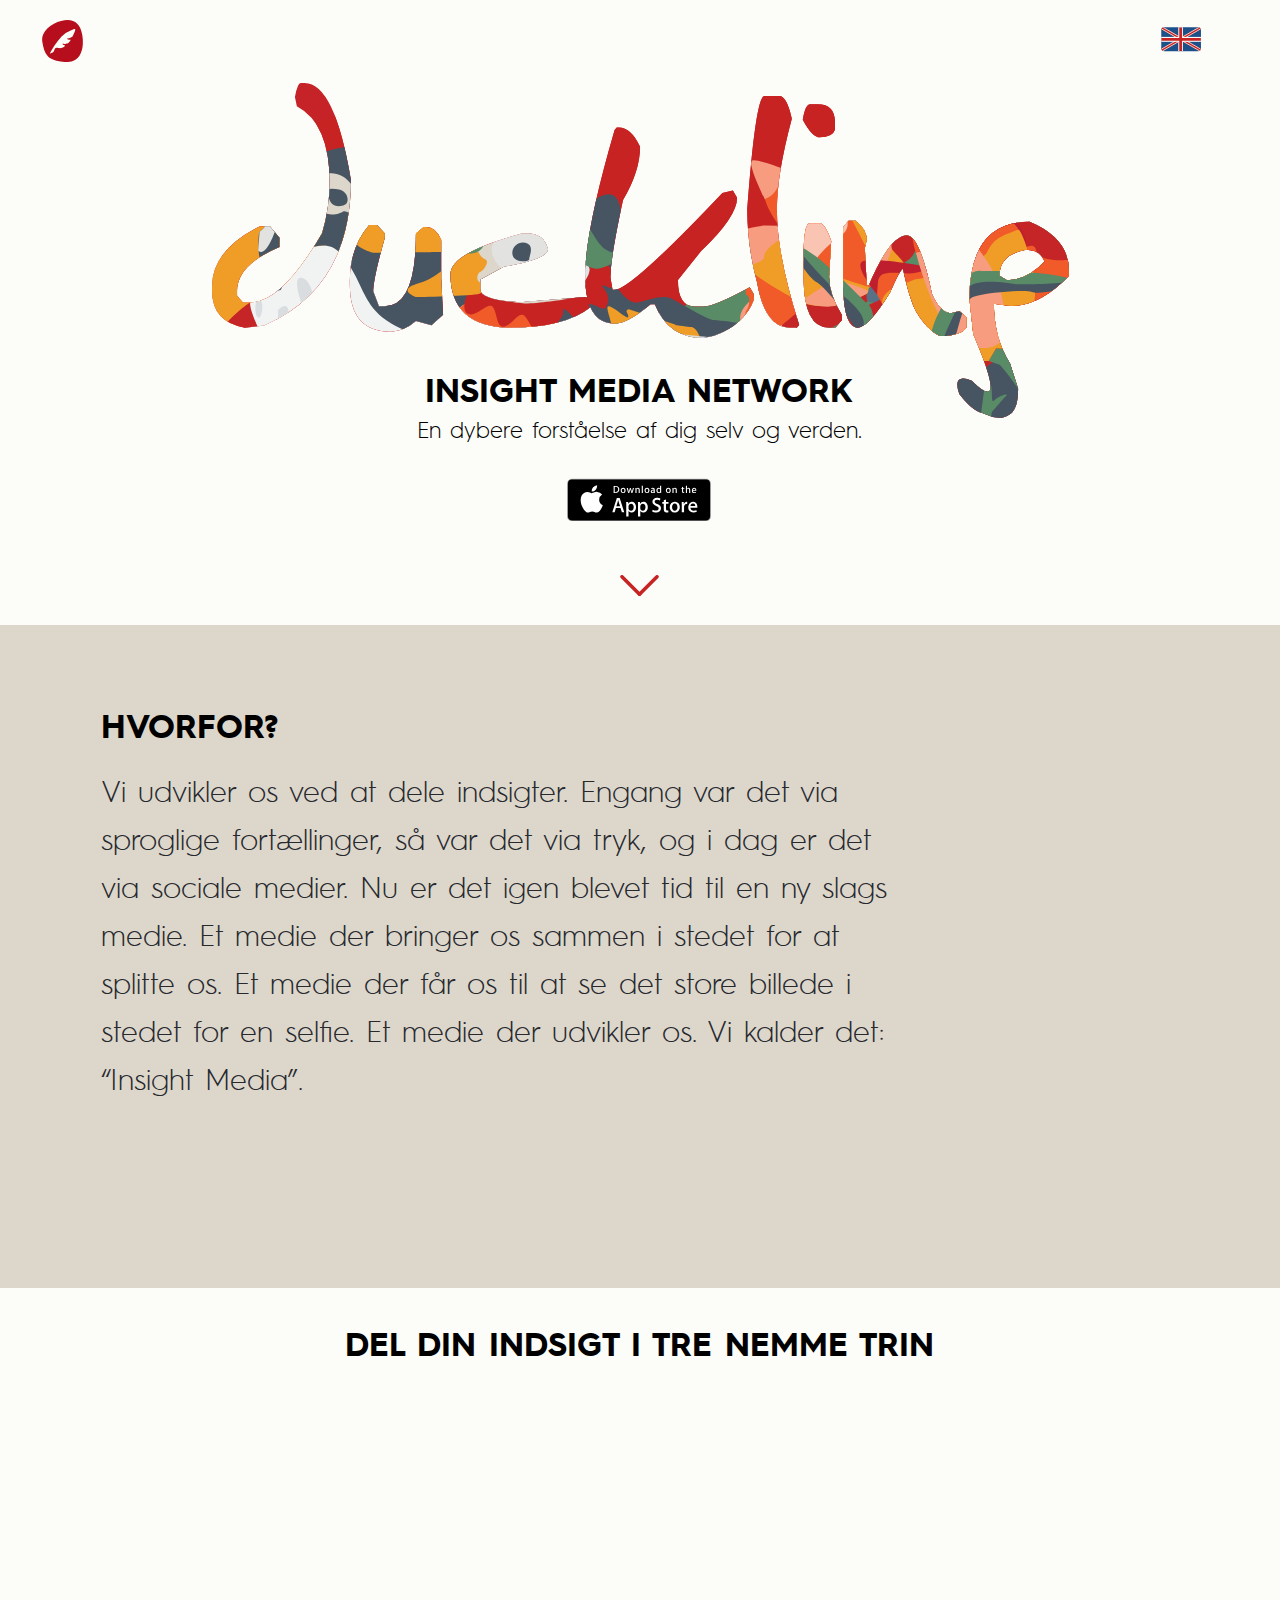
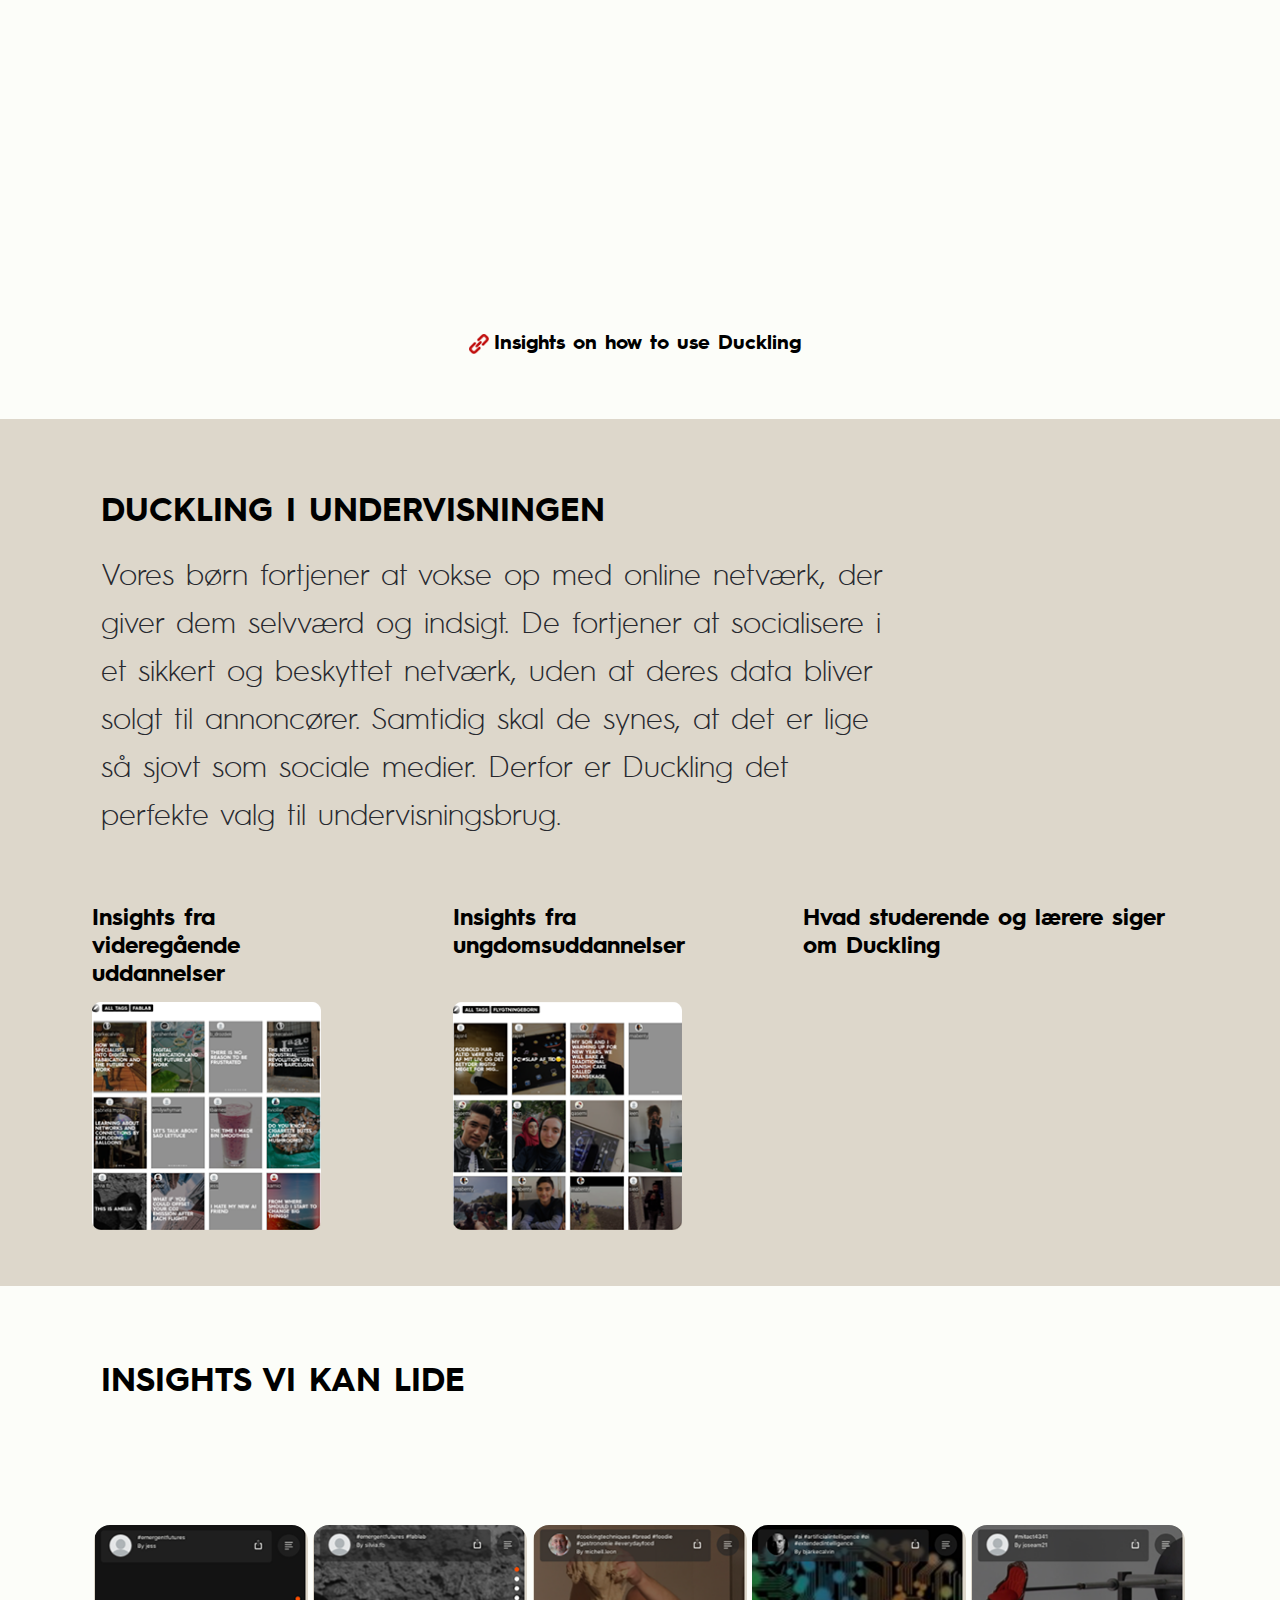
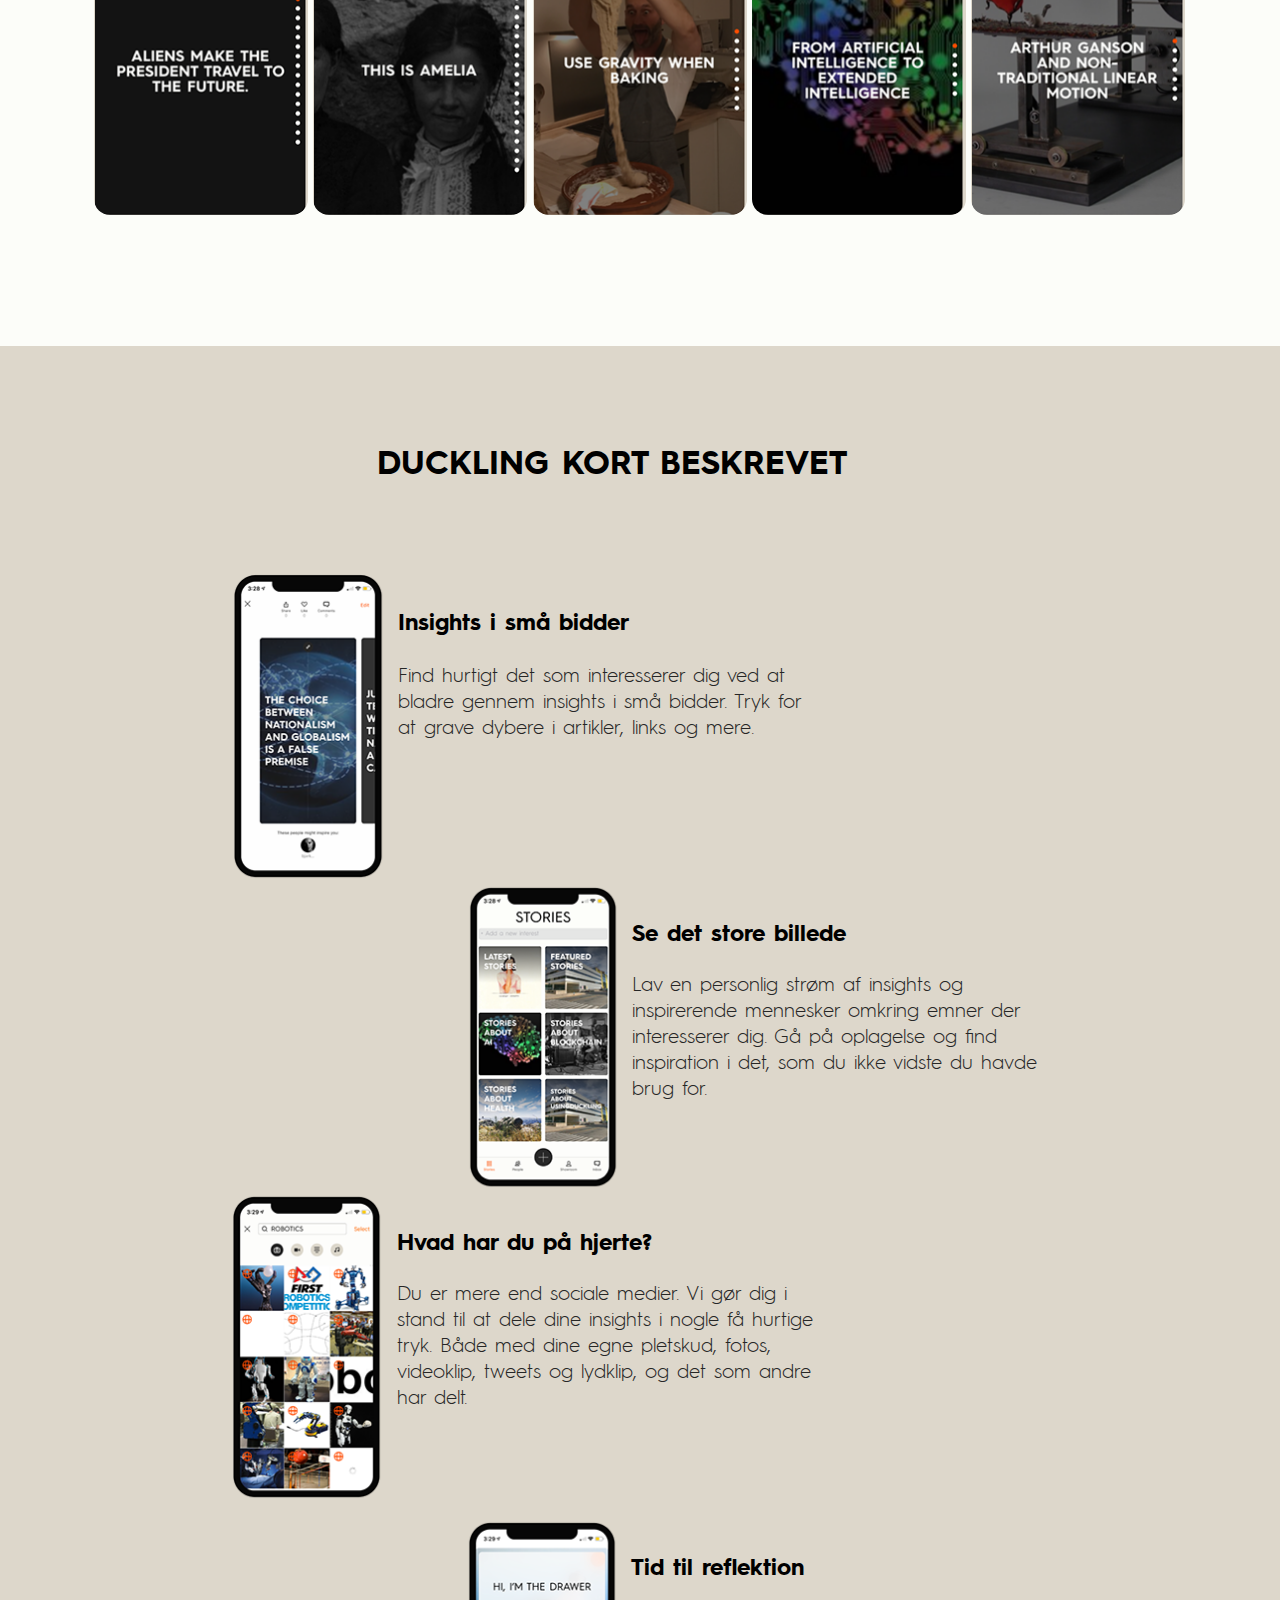
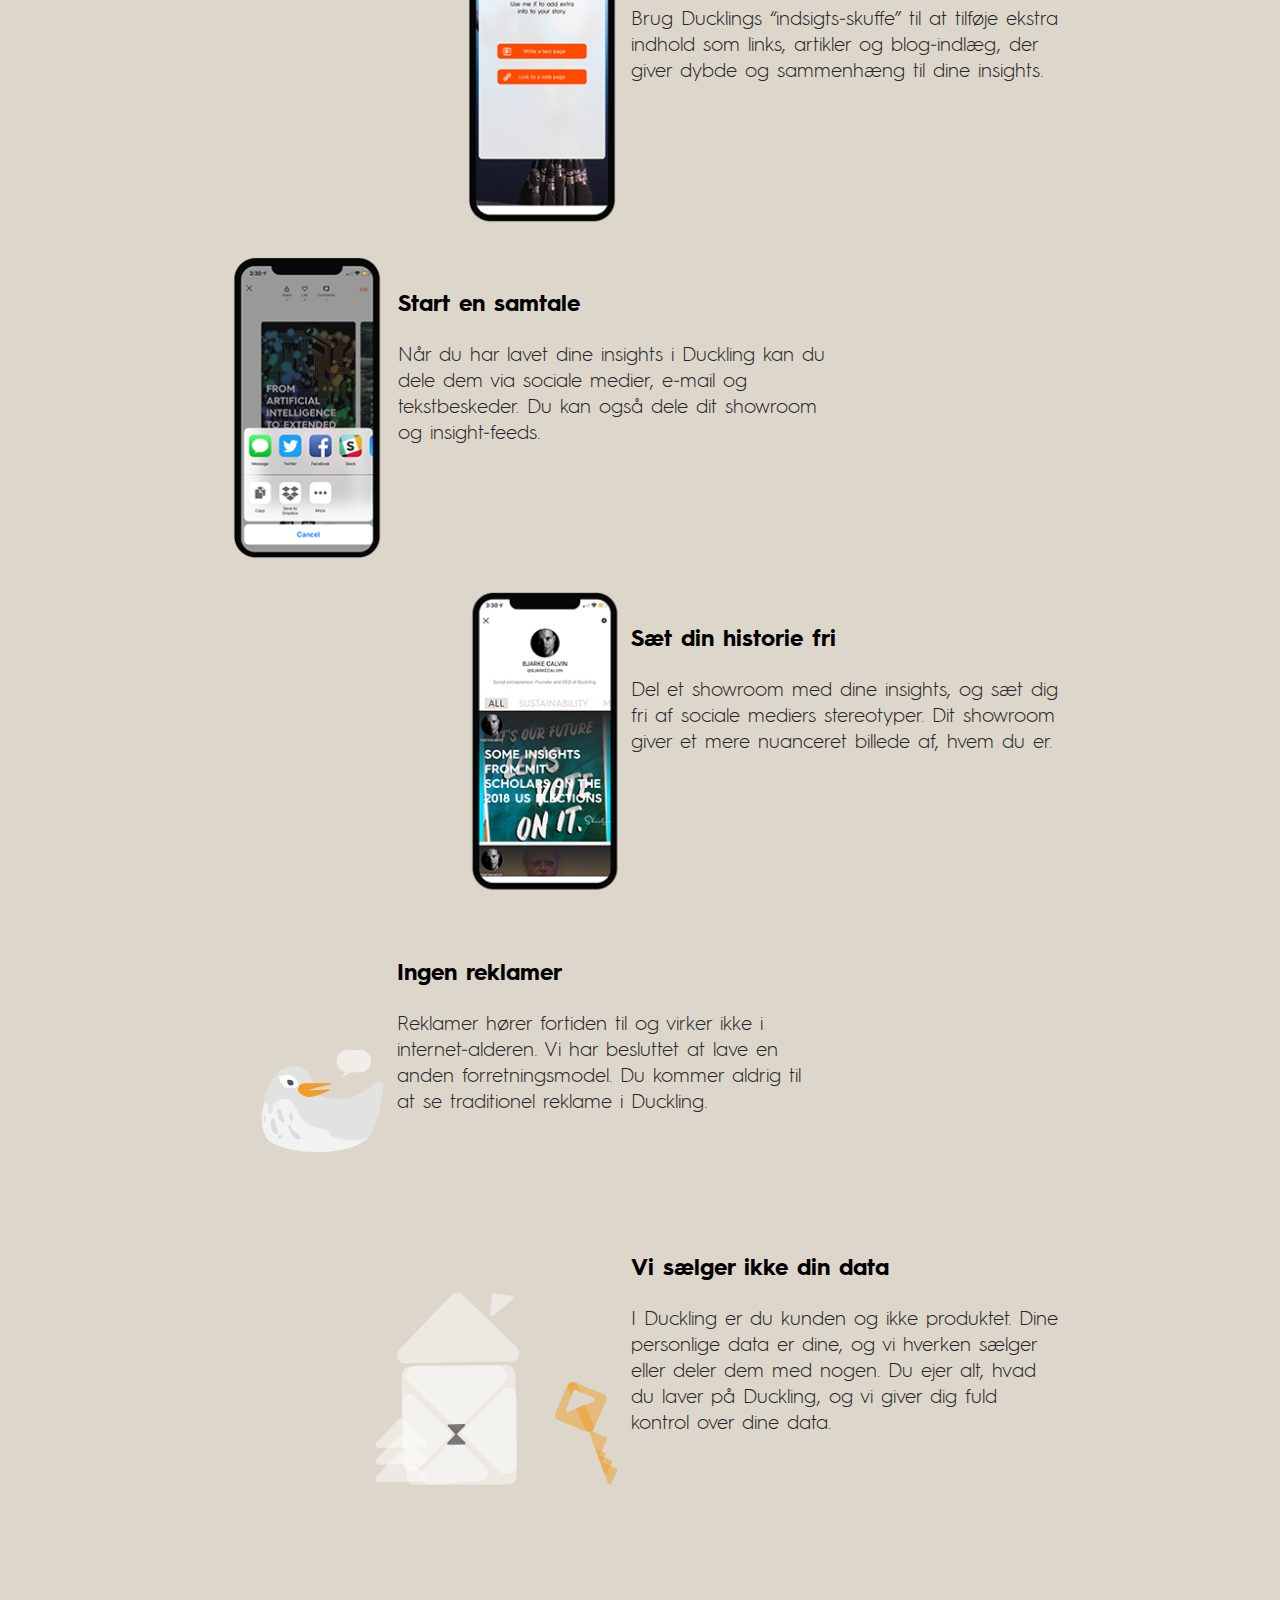
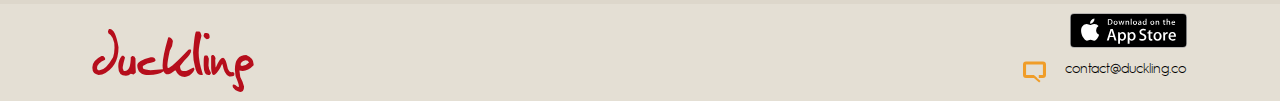
<file: duckling-insight-media-network-danish.html>
<!DOCTYPE html>
<html class="nojs html" lang="en-US">
 <head>

  <meta http-equiv="Content-type" content="text/html;charset=UTF-8"/>
  <meta name="generator" content="2018.1.0.386"/>
  <meta name="viewport" content="width=device-width, initial-scale=1.0"/>
  
  <script type="text/javascript">
   // Update the 'nojs'/'js' class on the html node
document.documentElement.className = document.documentElement.className.replace(/\bnojs\b/g, 'js');

// Check that all required assets are uploaded and up-to-date
if(typeof Muse == "undefined") window.Muse = {}; window.Muse.assets = {"required":["museutils.js", "museconfig.js", "jquery.musepolyfill.bgsize.js", "jquery.watch.js", "jquery.musemenu.js", "webpro.js", "musewpslideshow.js", "jquery.museoverlay.js", "touchswipe.js", "jquery.scrolleffects.js", "jquery.museresponsive.js", "require.js", "duckling-insight-media-network-danish.css"], "outOfDate":[]};
</script>
  
  <link rel="shortcut icon" href="images/favicon.ico?crc=339616383"/>
  <title>Duckling Insight Media network Danish</title>
  <!-- CSS -->
  <link rel="stylesheet" type="text/css" href="css/site_global.css?crc=4131438561"/>
  <link rel="stylesheet" type="text/css" href="css/master_a-master.css?crc=429428195"/>
  <link rel="stylesheet" type="text/css" href="css/duckling-insight-media-network-danish.css?crc=4140258550" id="pagesheet"/>
  <!-- IE-only CSS -->
  <!--[if lt IE 9]>
  <link rel="stylesheet" type="text/css" href="css/nomq_preview_master_a-master.css?crc=249404312"/>
  <link rel="stylesheet" type="text/css" href="css/nomq_duckling-insight-media-network-danish.css?crc=4010588484" id="nomq_pagesheet"/>
  <![endif]-->
  <!-- JS includes -->
  <!--[if lt IE 9]>
  <script src="scripts/html5shiv.js?crc=4241844378" type="text/javascript"></script>
  <![endif]-->
    <!--HTML Widget code-->
  
<style type="text/css">#u89537.size_fluid_width_height iframe { position:absolute; left:0; top:0; }</style>

<style>
.menu-toggle{
	flex:0 0 auto;
	width:49px;
	height:50px;
	border:0px solid #FFFFFF;
    box-sizing: border-box;
	cursor:pointer;
	position:relative;
}
.hamburger,.cross{
	position:absolute;
	top:50%;
	left:50%;
	transform:translate(-50%,-50%);
}
.hamburger span{
	display:block;
	width:18px;
	height:2px;
	margin-bottom:4px;
	overflow:hidden;
	position:relative;
}
.hamburger span:last-child{
	margin:0;
}
.hamburger span:before,.hamburger span:after{
	content:"";
	position:absolute;
	width:100%;
	height:100%;
	background-color:#C62527;
	transform:translateX(-200%);
	transition:transform ease 300ms;
}
.hamburger span:after{
	transform:translateX(0);
}
.hamburger span:nth-child(2):before,.hamburger span:nth-child(2):after{
	transition-delay:75ms;
}
.hamburger span:last-child:before,.hamburger span:last-child:after{
	transition-delay:150ms;
}
.menu-toggle:hover .hamburger span:before{
	transform:translateX(0);
}
.menu-toggle:hover .hamburger span:after{
	transform:translateX(200%);
}
.menu-toggle.active .hamburger span:before{
	transform:translateX(100%);
}
.menu-toggle.active .hamburger span:after{
	transform:translateX(200%);
}
.cross span{
	display:block;
	width:5px;
	height:8px;
	background-color:#C62527;
	transform:translateY(50%) rotate(45deg) scaleX(0);
	transition:transform ease 200ms;
}
.cross span:last-child{
	transform:translateY(-50%) rotate(-45deg) scaleX(0);
}
.menu-toggle.active .cross span{
	transition-delay:450ms;
	transform:translateY(50%) rotate(45deg) scaleX(1);
}
.menu-toggle.active .cross span:last-child{
	transform:translateY(-50%) rotate(-45deg) scaleX(1);
}
</style>
	
  <!--/*

*/
-->
 </head>
 <body>

  <div class="breakpoint active" id="bp_infinity" data-min-width="1226"><!-- responsive breakpoint node -->
   <div class="clearfix" id="page"><!-- group -->
    <div class="clearfix grpelem" id="phome"><!-- column -->
     <a class="anchor_item colelem shared_content" id="home" data-content-guid="home_content"></a>
     <a class="nonblock nontext clip_frame colelem" id="u93047" href="index.html"><!-- svg --><img class="svg temp_no_img_src" id="u93043" data-orig-src="images/group-417.svg?crc=421821542" width="42" height="26" alt="" data-mu-svgfallback="images/group%20417_poster_.png?crc=204884327" src="images/blank.gif?crc=4208392903"/></a>
     <div class="browser_width colelem" id="u89347-bw">
      <div class="museBGSize" id="u89347"><!-- group -->
       <div class="clearfix" id="u89347_align_to_page">
        <div class="header1 clearfix grpelem shared_content" id="u89397-4" data-content-guid="u89397-4_content"><!-- content -->
         <p>insight media network</p>
        </div>
       </div>
      </div>
     </div>
     <div class="clearfix colelem shared_content" id="u89392-4" data-content-guid="u89392-4_content"><!-- content -->
      <p id="u89392-2">En dybere forståelse af dig selv og verden.</p>
     </div>
     <a class="nonblock nontext clip_frame colelem" id="u89528" href="https://itunes.apple.com/us/app/duckling-free-your-story/id1326536917?ls=1&amp;mt=8" target="_blank"><!-- svg --><img class="svg temp_no_img_src" id="u89529" data-orig-src="images/button-download-app-store.svg?crc=286706309" width="144" height="44" alt="" data-mu-svgfallback="images/button%20download%20app%20store_poster_.png?crc=3997985020" src="images/blank.gif?crc=4208392903"/></a>
     <div class="clearfix colelem" id="pu89545"><!-- group -->
      <a class="nonblock nontext anim_swing clip_frame grpelem shared_content" id="u89545" href="duckling-insight-media-network-danish.html#how" data-content-guid="u89545_content"><!-- svg --><img class="svg temp_no_img_src" id="u89546" data-orig-src="images/arrow.svg?crc=423049233" width="39" height="21" alt="" data-mu-svgfallback="images/arrow_poster_.png?crc=4102858207" src="images/blank.gif?crc=4208392903"/></a>
      <a class="nonblock nontext anim_swing clip_frame grpelem shared_content" id="u89390" href="duckling-insight-media-network-danish.html#why" data-content-guid="u89390_content"><!-- svg --><img class="svg temp_no_img_src" id="u89391" data-orig-src="images/arrow.svg?crc=423049233" width="39" height="21" alt="" data-mu-svgfallback="images/arrow_poster_.png?crc=4102858207" src="images/blank.gif?crc=4208392903"/></a>
     </div>
     <div class="clearfix colelem" id="pu89547"><!-- group -->
      <div class="browser_width grpelem" id="u89547-bw">
       <div id="u89547"><!-- simple frame --></div>
      </div>
      <div class="browser_width grpelem shared_content" id="u89394-bw" data-content-guid="u89394-bw_content">
       <div id="u89394"><!-- column -->
        <div class="clearfix" id="u89394_align_to_page">
         <div class="header1 clearfix colelem shared_content" id="u89543-4" data-content-guid="u89543-4_content"><!-- content -->
          <p id="u89543-2">HVORFOR?</p>
         </div>
         <div class="clearfix colelem shared_content" id="u89346-5" data-content-guid="u89346-5_content"><!-- content -->
          <h2 class="Subhead" id="u89346-2">Vi udvikler os ved at dele indsigter. Engang var det via sproglige fortællinger, så var det via tryk, og i dag er det via sociale medier. Nu er det igen blevet tid til en ny slags medie. Et medie der bringer os sammen i stedet for at splitte os. Et medie der får os til at se det store billede i stedet for en selfie. Et medie der udvikler os. Vi kalder det: “Insight Media”.</h2>
          <h2 class="Subhead" id="u89346-3">&nbsp;</h2>
         </div>
        </div>
       </div>
      </div>
      <a class="anchor_item grpelem shared_content" id="why" data-content-guid="why_content"></a>
     </div>
     <div class="clearfix colelem" id="pu89348"><!-- group -->
      <div class="browser_width grpelem shared_content" id="u89348-bw" data-content-guid="u89348-bw_content">
       <div id="u89348"><!-- simple frame --></div>
      </div>
      <div class="header1 clearfix grpelem shared_content" id="u89544-4" data-content-guid="u89544-4_content"><!-- content -->
       <p id="u89544-2">DEL DIN INDSIGT I TRE NEMME TRIN</p>
      </div>
      <a class="anchor_item grpelem shared_content" id="how" data-content-guid="how_content"></a>
      <div class="clearfix grpelem" id="u89621"><!-- group -->
       <div class="clearfix grpelem" id="u89629"><!-- group -->
        <div class="footr-txt clearfix ose_pre_init grpelem shared_content" id="u89635-4" data-content-guid="u89635-4_content"><!-- content -->
         <p id="u89635-2">find dit emne</p>
        </div>
        <div class="clearfix grpelem" id="u89630"><!-- column -->
         <div class="clip_frame ose_pre_init colelem shared_content" id="u89633" data-content-guid="u89633_content"><!-- svg -->
          <img class="svg temp_no_img_src" id="u89634" data-orig-src="images/1.svg?crc=4240401910" width="38" height="38" alt="" data-mu-svgfallback="images/1_poster_.png?crc=3849804820" src="images/blank.gif?crc=4208392903"/>
         </div>
         <div class="clip_frame ose_pre_init colelem" id="u89631"><!-- image -->
          <img class="block temp_no_img_src" id="u89631_img" data-orig-src="images/phon1%402x.png?crc=3974683239" alt="" width="234" height="394" src="images/blank.gif?crc=4208392903"/>
         </div>
        </div>
       </div>
       <div class="clearfix grpelem" id="u89622"><!-- group -->
        <div class="footr-txt clearfix ose_pre_init grpelem shared_content" id="u89628-4" data-content-guid="u89628-4_content"><!-- content -->
         <p id="u89628-2">del din insight</p>
        </div>
        <div class="clearfix grpelem" id="u89623"><!-- column -->
         <div class="clip_frame ose_pre_init colelem shared_content" id="u89624" data-content-guid="u89624_content"><!-- svg -->
          <img class="svg temp_no_img_src" id="u89625" data-orig-src="images/2.svg?crc=4117301027" width="38" height="38" alt="" data-mu-svgfallback="images/2_poster_.png?crc=4056035219" src="images/blank.gif?crc=4208392903"/>
         </div>
         <div class="clip_frame ose_pre_init colelem" id="u89626"><!-- image -->
          <img class="block temp_no_img_src" id="u89626_img" data-orig-src="images/phon2%402x.png?crc=3785814751" alt="" width="234" height="393" src="images/blank.gif?crc=4208392903"/>
         </div>
        </div>
       </div>
       <div class="clearfix grpelem" id="u89636"><!-- group -->
        <div class="footr-txt clearfix ose_pre_init grpelem shared_content" id="u89642-4" data-content-guid="u89642-4_content"><!-- content -->
         <p id="u89642-2">invitér andre til at deltage</p>
        </div>
        <div class="clearfix grpelem" id="u89637"><!-- column -->
         <div class="clip_frame ose_pre_init colelem shared_content" id="u89638" data-content-guid="u89638_content"><!-- svg -->
          <img class="svg temp_no_img_src" id="u89639" data-orig-src="images/3.svg?crc=360590133" width="38" height="38" alt="" data-mu-svgfallback="images/3_poster_.png?crc=516478395" src="images/blank.gif?crc=4208392903"/>
         </div>
         <div class="clip_frame ose_pre_init colelem" id="u89640"><!-- image -->
          <img class="block temp_no_img_src" id="u89640_img" data-orig-src="images/phon3%402x.png?crc=53270148" alt="" width="226" height="380" src="images/blank.gif?crc=4208392903"/>
         </div>
        </div>
       </div>
      </div>
      <div class="clearfix grpelem" id="u89549"><!-- group -->
       <a class="nonblock nontext clip_frame grpelem shared_content" id="u89551" href="https://duckling.me/interest/usingduckling" target="_blank" data-content-guid="u89551_content"><!-- image --><img class="block temp_no_img_src" id="u89551_img" data-orig-src="images/iconlink%402x.png?crc=145007206" alt="" title="How to insigths" width="20" height="20" src="images/blank.gif?crc=4208392903"/></a>
       <a class="nonblock nontext clearfix grpelem shared_content" id="u89550-4" href="https://duckling.me/interest/usingduckling" target="_blank" title="How to insigths" data-content-guid="u89550-4_content"><!-- content --><p id="u89550-2">Insights on how to use Duckling</p></a>
      </div>
     </div>
     <div class="clearfix colelem" id="pu89281"><!-- group -->
      <div class="browser_width grpelem" id="u89281-bw">
       <div id="u89281"><!-- column -->
        <div class="clearfix" id="u89281_align_to_page">
         <div class="header1 clearfix colelem shared_content" id="u89618-4" data-content-guid="u89618-4_content"><!-- content -->
          <p id="u89618-2">DUCKLING I UNDERVISNINGEN</p>
         </div>
         <div class="clearfix colelem" id="pu89620-4"><!-- group -->
          <div class="clearfix grpelem shared_content" id="u89620-4" data-content-guid="u89620-4_content"><!-- content -->
           <h2 class="Subhead" id="u89620-2">Vores børn fortjener at vokse op med online netværk, der giver dem selvværd og indsigt. De fortjener at socialisere i et sikkert og beskyttet netværk, uden at deres data bliver solgt til annoncører. Samtidig skal de synes, at det er lige så sjovt som sociale medier. Derfor er Duckling det perfekte valg til undervisningsbrug.</h2>
          </div>
          <div class="clearfix grpelem" id="u89530"><!-- group -->
           <div class="clearfix grpelem" id="u89531"><!-- column -->
            <div class="clearfix colelem shared_content" id="u89532-4" data-content-guid="u89532-4_content"><!-- content -->
             <p id="u89532-2">Insights fra videregående uddannelser</p>
            </div>
            <a class="nonblock nontext clip_frame colelem shared_content" id="u89533" href="https://www.duckling.me/interest/fablab" target="_blank" data-content-guid="u89533_content"><!-- image --><img class="block temp_no_img_src" id="u89533_img" data-orig-src="images/mask%20group%2023%402x.png?crc=3837259829" alt="" width="229" height="228" src="images/blank.gif?crc=4208392903"/></a>
           </div>
           <div class="clearfix grpelem" id="u89538"><!-- column -->
            <div class="clearfix colelem shared_content" id="u89541-4" data-content-guid="u89541-4_content"><!-- content -->
             <p id="u89541-2">Insights fra ungdomsuddannelser</p>
            </div>
            <a class="nonblock nontext clip_frame colelem shared_content" id="u89539" href="https://www.duckling.me/interest/flygtningeborn" target="_blank" data-content-guid="u89539_content"><!-- image --><img class="block temp_no_img_src" id="u89539_img" data-orig-src="images/mask%20group%2022%402x.png?crc=4252781963" alt="" width="229" height="228" src="images/blank.gif?crc=4208392903"/></a>
           </div>
           <div class="clearfix grpelem" id="u89535"><!-- column -->
            <div class="clearfix colelem shared_content" id="u89536-4" data-content-guid="u89536-4_content"><!-- content -->
             <p id="u89536-2">Hvad studerende og lærere siger om Duckling</p>
            </div>
            <div class="size_fixed colelem shared_content" id="u89537" data-content-guid="u89537_content"><!-- custom html -->
             
    <iframe class="actAsDiv" style="width:100%;height:100%;" src="//player.vimeo.com/video/266278641?title=1&amp;byline=0&amp;portrait=0&amp;color=C62527&amp;autoplay=0&amp;loop=0&amp;wmode=transparent" frameborder="0" webkitAllowFullScreen mozallowfullscreen allowFullScreen></iframe>

            </div>
           </div>
          </div>
         </div>
        </div>
       </div>
      </div>
      <a class="anchor_item grpelem shared_content" id="education" data-content-guid="education_content"></a>
     </div>
     <div class="clearfix colelem" id="pu89283"><!-- group -->
      <div class="browser_width grpelem shared_content" id="u89283-bw" data-content-guid="u89283-bw_content">
       <div id="u89283"><!-- simple frame --></div>
      </div>
      <div class="header1 clearfix grpelem shared_content" id="u89395-4" data-content-guid="u89395-4_content"><!-- content -->
       <p id="u89395-2">INSIGHTS VI KAN LIDE</p>
      </div>
      <a class="anchor_item grpelem shared_content" id="featured-insights" data-content-guid="featured-insights_content"></a>
      <div class="clearfix grpelem" id="u89398"><!-- group -->
       <a class="nonblock nontext Button transition museBGSize rounded-corners clearfix grpelem" id="buttonu89401" href="https://duckling.me/jess/5784652450453" target="_blank"><!-- container box --><div class="clearfix grpelem shared_content" id="u89402-5" data-content-guid="u89402-5_content"><!-- content --><p id="u89402-3"><span id="u89402">View</span> &gt;</p></div></a>
       <a class="nonblock nontext Button transition museBGSize rounded-corners clearfix grpelem" id="buttonu89409" href="https://duckling.me/silvia.fb/5784652455968" target="_blank"><!-- container box --><div class="clearfix grpelem shared_content" id="u89410-5" data-content-guid="u89410-5_content"><!-- content --><p id="u89410-3"><span id="u89410">View</span> &gt;</p></div></a>
       <a class="nonblock nontext Button transition museBGSize rounded-corners clearfix grpelem" id="buttonu89405" href="https://duckling.me/michell.leon/5784651541634" target="_blank"><!-- container box --><div class="clearfix grpelem shared_content" id="u89406-5" data-content-guid="u89406-5_content"><!-- content --><p id="u89406-3"><span id="u89406">View</span> &gt;</p></div></a>
       <a class="nonblock nontext Button transition museBGSize rounded-corners clearfix grpelem" id="buttonu89403" href="https://duckling.me/bjarkecalvin/5784624304496" target="_blank"><!-- container box --><div class="clearfix grpelem shared_content" id="u89404-5" data-content-guid="u89404-5_content"><!-- content --><p id="u89404-3"><span id="u89404">View</span> &gt;</p></div></a>
       <a class="nonblock nontext Button transition museBGSize rounded-corners clearfix grpelem" id="buttonu89399" href="https://duckling.me/joseam21/5784649509323" target="_blank"><!-- container box --><div class="transition clearfix grpelem shared_content" id="u89400-5" data-content-guid="u89400-5_content"><!-- content --><p id="u89400-3"><span id="u89400">View</span> &gt;</p></div></a>
      </div>
     </div>
     <div class="clearfix colelem" id="pu89542"><!-- group -->
      <div class="browser_width grpelem" id="u89542-bw">
       <div id="u89542"><!-- group -->
        <div class="clearfix" id="u89542_align_to_page">
         <div class="clearfix grpelem" id="u89413"><!-- column -->
          <div class="header1 clearfix colelem shared_content" id="u89444-4" data-content-guid="u89444-4_content"><!-- content -->
           <p id="u89444-2">DUCKLING KORT BESKREVET</p>
          </div>
          <div class="clearfix colelem" id="pu89426"><!-- group -->
           <div class="clearfix grpelem" id="u89426"><!-- group -->
            <div class="clip_frame grpelem" id="u89430"><!-- image -->
             <img class="block temp_no_img_src" id="u89430_img" data-orig-src="images/siibiggrpictur%402x.png?crc=4252593899" alt="" width="173" height="326" src="images/blank.gif?crc=4208392903"/>
            </div>
            <div class="clearfix grpelem shared_content" id="u89427" data-content-guid="u89427_content"><!-- column -->
             <div class="subheader clearfix colelem" id="u89428-4"><!-- content -->
              <p id="u89428-2">Se det store billede</p>
             </div>
             <div class="Body_Main clearfix colelem" id="u89429-5"><!-- content -->
              <p id="u89429-2">Lav en personlig strøm af insights og inspirerende mennesker omkring emner der interesserer dig. Gå på oplagelse og find inspiration i det, som du ikke vidste du havde brug for.</p>
              <p id="u89429-3">&nbsp;</p>
             </div>
            </div>
           </div>
           <div class="clearfix grpelem" id="u89445"><!-- group -->
            <div class="clip_frame grpelem" id="u89446"><!-- image -->
             <img class="block temp_no_img_src" id="u89446_img" data-orig-src="images/spkyourmind%402x.png?crc=3859578234" alt="" width="174" height="328" src="images/blank.gif?crc=4208392903"/>
            </div>
            <div class="clearfix grpelem shared_content" id="u89448" data-content-guid="u89448_content"><!-- column -->
             <div class="subheader clearfix colelem" id="u89450-4"><!-- content -->
              <p id="u89450-2">Hvad har du på hjerte?</p>
             </div>
             <div class="Body_Main clearfix colelem" id="u89449-4"><!-- content -->
              <p id="u89449-2">Du er mere end sociale medier. Vi gør dig i stand til at dele dine insights i nogle få hurtige tryk. Både med dine egne pletskud, fotos, videoklip, tweets og lydklip, og det som andre har delt.</p>
             </div>
            </div>
           </div>
           <div class="clearfix grpelem" id="u89457"><!-- group -->
            <div class="clip_frame grpelem" id="u89458"><!-- image -->
             <img class="block temp_no_img_src" id="u89458_img" data-orig-src="images/bitsizdinsight%402x.png?crc=347960274" alt="" width="175" height="330" src="images/blank.gif?crc=4208392903"/>
            </div>
            <div class="clearfix grpelem" id="pu89460-4"><!-- column -->
             <div class="subheader clearfix colelem shared_content" id="u89460-4" data-content-guid="u89460-4_content"><!-- content -->
              <p id="u89460-2">Insights i små bidder</p>
             </div>
             <div class="Body_Main clearfix colelem shared_content" id="u89461-5" data-content-guid="u89461-5_content"><!-- content -->
              <p id="u89461-2">Find hurtigt det som interesserer dig ved at bladre gennem insights i små bidder. Tryk for at grave dybere i artikler, links og mere.</p>
              <p id="u89461-3">&nbsp;</p>
             </div>
            </div>
           </div>
          </div>
          <div class="clearfix colelem" id="u89420"><!-- group -->
           <div class="clip_frame grpelem" id="u89421"><!-- image -->
            <img class="block temp_no_img_src" id="u89421_img" data-orig-src="images/spacfordpthoughts-01%402x.png?crc=324696147" alt="" width="173" height="326" src="images/blank.gif?crc=4208392903"/>
           </div>
           <div class="clearfix grpelem shared_content" id="u89423" data-content-guid="u89423_content"><!-- column -->
            <div class="subheader clearfix colelem" id="u89424-4"><!-- content -->
             <p id="u89424-2">Tid til reflektion</p>
            </div>
            <div class="Body_Main clearfix colelem" id="u89425-4"><!-- content -->
             <p id="u89425-2">Brug Ducklings “indsigts-skuffe” til at tilføje ekstra indhold som links, artikler og blog-indlæg, der giver dybde og sammenhæng til dine insights.</p>
            </div>
           </div>
          </div>
          <div class="clearfix colelem" id="u89432"><!-- group -->
           <div class="clip_frame grpelem" id="u89436"><!-- image -->
            <img class="block temp_no_img_src" id="u89436_img" data-orig-src="images/startaconv%402x.png?crc=3878284921" alt="" width="173" height="327" src="images/blank.gif?crc=4208392903"/>
           </div>
           <div class="clearfix grpelem shared_content" id="u89433" data-content-guid="u89433_content"><!-- column -->
            <div class="subheader clearfix colelem" id="u89435-4"><!-- content -->
             <p id="u89435-2">Start en samtale</p>
            </div>
            <div class="Body_Main clearfix colelem" id="u89434-4"><!-- content -->
             <p id="u89434-2">Når du har lavet dine insights i Duckling kan du dele dem via sociale medier, e-mail og tekstbeskeder. Du kan også dele dit showroom og insight-feeds.</p>
            </div>
           </div>
          </div>
          <div class="clearfix colelem" id="u89438"><!-- group -->
           <div class="clip_frame grpelem" id="u89442"><!-- image -->
            <img class="block temp_no_img_src" id="u89442_img" data-orig-src="images/fryourstory-01%402x.png?crc=496807892" alt="" width="172" height="324" src="images/blank.gif?crc=4208392903"/>
           </div>
           <div class="clearfix grpelem shared_content" id="u89439" data-content-guid="u89439_content"><!-- column -->
            <div class="subheader clearfix colelem" id="u89441-4"><!-- content -->
             <p id="u89441-2">Sæt din historie fri</p>
            </div>
            <div class="Body_Main clearfix colelem" id="u89440-4"><!-- content -->
             <p id="u89440-2">Del et showroom med dine insights, og sæt dig fri af sociale mediers stereotyper. Dit showroom giver et mere nuanceret billede af, hvem du er.</p>
            </div>
           </div>
          </div>
          <div class="clearfix colelem" id="u89414"><!-- group -->
           <div class="clip_frame grpelem" id="u89418"><!-- svg -->
            <img class="svg temp_no_img_src" id="u89419" data-orig-src="images/frrfromadvrtsting.svg?crc=412815380" width="123" height="102" alt="" data-mu-svgfallback="images/frrfromadvrtsting_poster_.png?crc=4178978546" src="images/blank.gif?crc=4208392903"/>
           </div>
           <div class="clearfix grpelem shared_content" id="u89415" data-content-guid="u89415_content"><!-- column -->
            <div class="subheader clearfix colelem" id="u89417-4"><!-- content -->
             <p id="u89417-2">Ingen reklamer</p>
            </div>
            <div class="Body_Main clearfix colelem" id="u89416-5"><!-- content -->
             <p id="u89416-2">Reklamer hører fortiden til og virker ikke i internet-alderen. Vi har besluttet at lave en anden forretningsmodel. Du kommer aldrig til at se traditionel reklame i Duckling.</p>
             <p id="u89416-3">&nbsp;</p>
            </div>
           </div>
          </div>
          <div class="clearfix colelem" id="u89451"><!-- group -->
           <div class="clip_frame grpelem" id="u89455"><!-- svg -->
            <img class="svg temp_no_img_src" id="u89456" data-orig-src="images/wdontslldata.svg?crc=3940769275" width="243" height="197" alt="" data-mu-svgfallback="images/wdontslldata_poster_.png?crc=345306315" src="images/blank.gif?crc=4208392903"/>
           </div>
           <div class="clearfix grpelem shared_content" id="u89452" data-content-guid="u89452_content"><!-- column -->
            <div class="subheader clearfix colelem" id="u89454-4"><!-- content -->
             <p id="u89454-2">Vi sælger ikke din data</p>
            </div>
            <div class="Body_Main clearfix colelem" id="u89453-4"><!-- content -->
             <p id="u89453-2">I Duckling er du kunden og ikke produktet. Dine personlige data er dine, og vi hverken sælger eller deler dem med nogen. Du ejer alt, hvad du laver på Duckling, og vi giver dig fuld kontrol over dine data.</p>
            </div>
           </div>
          </div>
         </div>
        </div>
       </div>
      </div>
      <a class="anchor_item grpelem shared_content" id="features" data-content-guid="features_content"></a>
     </div>
     <div class="clearfix colelem" id="pu11662"><!-- group -->
      <div class="browser_width grpelem shared_content" id="u11662-bw" data-content-guid="u11662-bw_content">
       <div id="u11662"><!-- simple frame --></div>
      </div>
      <div class="clearfix grpelem" id="u298"><!-- group -->
       <div class="clip_frame grpelem shared_content" id="u187" data-content-guid="u187_content"><!-- svg -->
        <img class="svg temp_no_img_src" id="u183" data-orig-src="images/mssg.svg?crc=221077381" width="23" height="22" alt="" data-mu-svgfallback="images/mssg_poster_.png?crc=4044914698" src="images/blank.gif?crc=4208392903"/>
       </div>
       <div class="footr-txt clearfix grpelem shared_content" id="u283-4" data-content-guid="u283-4_content"><!-- content -->
        <p id="u283-2">contact@duckling.co</p>
       </div>
      </div>
      <a class="nonblock nontext clip_frame grpelem shared_content" id="u11040" href="https://itunes.apple.com/us/app/duckling-free-your-story/id1326536917?ls=1&amp;mt=8" target="_blank" data-content-guid="u11040_content"><!-- svg --><img class="svg temp_no_img_src" id="u11037" data-orig-src="images/button-download-app-store.svg?crc=286706309" width="117" height="35" alt="" data-mu-svgfallback="images/button%20download%20app%20store_poster_.png?crc=3997985020" src="images/blank.gif?crc=4208392903"/></a>
      <a class="nonblock nontext clip_frame grpelem shared_content" id="u11013" href="index.html#home" data-content-guid="u11013_content"><!-- svg --><img class="svg temp_no_img_src" id="u11008" data-orig-src="images/duckling-font.svg?crc=138734765" width="162" height="63" alt="" data-mu-svgfallback="images/duckling%20font_poster_.png?crc=4025718156" src="images/blank.gif?crc=4208392903"/></a>
     </div>
    </div>
    <div class="clearfix grpelem" id="ppamphletu89284"><!-- group -->
     <div class="PamphletWidget clearfix" id="pamphletu89284"><!-- none box -->
      <div class="popup_anchor" id="u89288popup">
       <div id="u89288-wrapper">
        <div class="ContainerGroup clearfix" id="u89288"><!-- none box -->
         <div class="Container invi clearfix" id="u89289"><!-- group -->
          <nav class="MenuBar clearfix grpelem" id="menuu89290"><!-- vertical box -->
           <div class="MenuItemContainer clearfix colelem" id="u89326"><!-- horizontal box -->
            <a class="nonblock nontext MenuItem MenuItemWithSubMenu anim_swing rounded-corners clearfix grpelem" id="u89327" href="duckling-insight-media-network-danish.html#home"><!-- horizontal box --><div class="MenuItemLabel rounded-corners clearfix grpelem" id="u89328-4"><!-- content --><p class="shared_content" data-content-guid="u89328-4_0_content">hjem</p></div></a>
           </div>
           <div class="MenuItemContainer clearfix colelem" id="u89333"><!-- horizontal box -->
            <a class="nonblock nontext MenuItem MenuItemWithSubMenu anim_swing rounded-corners clearfix grpelem" id="u89336" href="duckling-insight-media-network-danish.html#why"><!-- horizontal box --><div class="MenuItemLabel rounded-corners clearfix grpelem" id="u89339-4"><!-- content --><p class="shared_content" data-content-guid="u89339-4_0_content">hvorfor</p></div></a>
           </div>
           <div class="MenuItemContainer clearfix colelem" id="u89291"><!-- horizontal box -->
            <a class="nonblock nontext MenuItem MenuItemWithSubMenu anim_swing rounded-corners clearfix grpelem" id="u89292" href="duckling-insight-media-network-danish.html#how"><!-- horizontal box --><div class="MenuItemLabel rounded-corners clearfix grpelem" id="u89295-4"><!-- content --><p class="shared_content" data-content-guid="u89295-4_0_content">hvordan</p></div></a>
           </div>
           <div class="MenuItemContainer clearfix colelem" id="u89298"><!-- horizontal box -->
            <a class="nonblock nontext MenuItem MenuItemWithSubMenu anim_swing rounded-corners clearfix grpelem" id="u89301" href="duckling-insight-media-network-danish.html#education"><!-- horizontal box --><div class="MenuItemLabel rounded-corners clearfix grpelem" id="u89303-4"><!-- content --><p id="u89303-2" class="shared_content" data-content-guid="u89303-2_content">uddanellse</p></div></a>
           </div>
           <div class="MenuItemContainer clearfix colelem" id="u89305"><!-- horizontal box -->
            <a class="nonblock nontext MenuItem MenuItemWithSubMenu anim_swing rounded-corners clearfix grpelem" id="u89308" href="duckling-insight-media-network-danish.html#featured-insights"><!-- horizontal box --><div class="MenuItemLabel rounded-corners clearfix grpelem" id="u89309-4"><!-- content --><p class="shared_content" data-content-guid="u89309-4_0_content">indsigter</p></div></a>
           </div>
           <div class="MenuItemContainer clearfix colelem" id="u89319"><!-- horizontal box -->
            <a class="nonblock nontext MenuItem MenuItemWithSubMenu anim_swing rounded-corners clearfix grpelem" id="u89320" href="duckling-insight-media-network-danish.html#features"><!-- horizontal box --><div class="MenuItemLabel rounded-corners clearfix grpelem" id="u89323-4"><!-- content --><p class="shared_content" data-content-guid="u89323-4_0_content">produkt</p></div></a>
           </div>
           <div class="MenuItemContainer clearfix colelem" id="u89312"><!-- horizontal box -->
            <a class="nonblock nontext MenuItem MenuItemWithSubMenu rounded-corners clearfix grpelem" id="u89313" href="about.html"><!-- horizontal box --><div class="MenuItemLabel rounded-corners clearfix grpelem" id="u89314-4"><!-- content --><p class="shared_content" data-content-guid="u89314-4_0_content">Om os</p></div></a>
           </div>
          </nav>
         </div>
        </div>
       </div>
      </div>
      <div class="ThumbGroup clearfix grpelem" id="u89285"><!-- none box -->
       <div class="popup_anchor" id="u89286popup">
        <div class="Thumb popup_element clearfix" id="u89286"><!-- group -->
         <div class="size_fixed grpelem shared_content" id="u89287" data-content-guid="u89287_content"><!-- custom html -->
          
  <div class="menu-toggle">
	<div class="hamburger">
		<span></span>
		<span></span>
		<span></span>
	</div>
	<div class="cross">
		<span></span>
		<span></span>
	</div>
</div>

         </div>
        </div>
       </div>
      </div>
     </div>
     <a class="nonblock nontext clip_frame shared_content" id="u319" href="index.html#home" data-content-guid="u319_content"><!-- svg --><img class="svg temp_no_img_src" id="u314" data-orig-src="images/mainlogo.svg?crc=4013952176" width="41" height="42" alt="" data-mu-svgfallback="images/mainlogo_poster_.png?crc=19456442" src="images/blank.gif?crc=4208392903"/></a>
    </div>
   </div>
   <div class="preload_images">
    <img class="preload temp_no_img_src" data-orig-src="images/1-buttonu65412-fr.png?crc=3788786539" alt="" src="images/blank.gif?crc=4208392903"/>
    <img class="preload temp_no_img_src" data-orig-src="images/2-buttonu67037-fr.png?crc=4001220272" alt="" src="images/blank.gif?crc=4208392903"/>
    <img class="preload temp_no_img_src" data-orig-src="images/4-buttonu67088-fr.png?crc=318846280" alt="" src="images/blank.gif?crc=4208392903"/>
    <img class="preload temp_no_img_src" data-orig-src="images/3-buttonu67129-fr.png?crc=3924517632" alt="" src="images/blank.gif?crc=4208392903"/>
    <img class="preload temp_no_img_src" data-orig-src="images/5-buttonu67170-fr.png?crc=3967970887" alt="" src="images/blank.gif?crc=4208392903"/>
   </div>
  </div>
  <div class="breakpoint" id="bp_1225" data-min-width="1201" data-max-width="1225"><!-- responsive breakpoint node -->
   <div class="clearfix borderbox temp_no_id" data-orig-id="page"><!-- group -->
    <div class="clearfix grpelem temp_no_id" data-orig-id="phome"><!-- column -->
     <span class="anchor_item colelem placeholder" data-placeholder-for="home_content"><!-- placeholder node --></span>
     <span class="anchor_item colelem placeholder" data-placeholder-for="why_content"><!-- placeholder node --></span>
     <span class="anchor_item colelem placeholder" data-placeholder-for="how_content"><!-- placeholder node --></span>
    </div>
    <div class="clearfix grpelem" id="ppu89547"><!-- column -->
     <div class="clearfix colelem temp_no_id" data-orig-id="pu89547"><!-- group -->
      <div class="browser_width grpelem temp_no_id" data-orig-id="u89547-bw">
       <div class="temp_no_id" data-orig-id="u89547"><!-- group -->
        <div class="clearfix" id="u89547_align_to_page">
         <div class="clearfix grpelem" id="pu89528"><!-- column -->
          <a class="nonblock nontext clip_frame colelem temp_no_id" href="https://itunes.apple.com/us/app/duckling-free-your-story/id1326536917?ls=1&amp;mt=8" target="_blank" data-sizePolicy="fluidWidthHeight" data-pintopage="page_fixedCenter" data-leftAdjustmentDoneBy="pu89528" data-orig-id="u89528"><!-- svg --><img class="svg svg_mar temp_no_id temp_no_img_src" data-orig-src="images/button-download-app-store.svg?crc=286706309" onload="this.style.height=(this.offsetWidth*57/189)+'px'" alt="" data-mu-svgfallback="images/button%20download%20app%20store_poster_.png?crc=3997985020" data-heightwidthratio="0.30158730158730157" data-image-width="189" data-image-height="57" data-orig-id="u89529" src="images/blank.gif?crc=4208392903"/></a>
          <div class="clearfix colelem temp_no_id" data-orig-id="pu89545"><!-- group -->
           <span class="nonblock nontext anim_swing clip_frame grpelem placeholder" data-placeholder-for="u89545_content"><!-- placeholder node --></span>
           <span class="nonblock nontext anim_swing clip_frame grpelem placeholder" data-placeholder-for="u89390_content"><!-- placeholder node --></span>
          </div>
         </div>
         <a class="nonblock nontext clip_frame grpelem temp_no_id shared_content" href="index.html" data-sizePolicy="fixed" data-pintopage="page_fixedRight" data-orig-id="u93047" data-content-guid="u93047_content"><!-- svg --><img class="svg temp_no_id temp_no_img_src" data-orig-src="images/group-417.svg?crc=421821542" width="43" height="26" alt="" data-mu-svgfallback="images/group%20417_poster_.png?crc=204884327" data-orig-id="u93043" src="images/blank.gif?crc=4208392903"/></a>
        </div>
       </div>
      </div>
      <div class="browser_width grpelem temp_no_id" data-orig-id="u89347-bw">
       <div class="museBGSize temp_no_id" data-orig-id="u89347"><!-- group -->
        <div class="clearfix temp_no_id" data-orig-id="u89347_align_to_page">
         <span class="header1 clearfix grpelem placeholder" data-placeholder-for="u89397-4_content"><!-- placeholder node --></span>
        </div>
       </div>
      </div>
      <span class="clearfix grpelem placeholder" data-placeholder-for="u89392-4_content"><!-- placeholder node --></span>
     </div>
     <div class="browser_width colelem temp_no_id" data-orig-id="u89394-bw">
      <div class="temp_no_id" data-orig-id="u89394"><!-- column -->
       <div class="clearfix temp_no_id" data-orig-id="u89394_align_to_page">
        <span class="header1 clearfix colelem placeholder" data-placeholder-for="u89543-4_content"><!-- placeholder node --></span>
        <span class="clearfix colelem placeholder" data-placeholder-for="u89346-5_content"><!-- placeholder node --></span>
       </div>
      </div>
     </div>
     <div class="clearfix colelem temp_no_id" data-orig-id="pu89348"><!-- group -->
      <span class="browser_width grpelem placeholder" data-placeholder-for="u89348-bw_content"><!-- placeholder node --></span>
      <span class="header1 clearfix grpelem placeholder" data-placeholder-for="u89544-4_content"><!-- placeholder node --></span>
      <div class="clearfix grpelem temp_no_id" data-orig-id="u89621"><!-- group -->
       <div class="clearfix grpelem temp_no_id" data-orig-id="u89629"><!-- group -->
        <span class="footr-txt clearfix grpelem placeholder" data-placeholder-for="u89635-4_content"><!-- placeholder node --></span>
        <div class="clearfix grpelem temp_no_id" data-orig-id="u89630"><!-- column -->
         <span class="clip_frame colelem placeholder" data-placeholder-for="u89633_content"><!-- placeholder node --></span>
         <div class="clip_frame colelem temp_no_id" data-sizePolicy="fluidWidthHeight" data-pintopage="page_fixedCenter" data-orig-id="u89631"><!-- image -->
          <img class="block temp_no_id temp_no_img_src" data-orig-src="images/phon1%402x.png?crc=3974683239" alt="" data-heightwidthratio="1.6818181818181819" data-image-width="198" data-image-height="333" data-orig-id="u89631_img" src="images/blank.gif?crc=4208392903"/>
         </div>
        </div>
       </div>
       <div class="clearfix grpelem temp_no_id" data-orig-id="u89622"><!-- group -->
        <span class="footr-txt clearfix grpelem placeholder" data-placeholder-for="u89628-4_content"><!-- placeholder node --></span>
        <div class="clearfix grpelem temp_no_id" data-orig-id="u89623"><!-- column -->
         <span class="clip_frame colelem placeholder" data-placeholder-for="u89624_content"><!-- placeholder node --></span>
         <div class="clip_frame colelem temp_no_id" data-sizePolicy="fluidWidthHeight" data-pintopage="page_fixedCenter" data-orig-id="u89626"><!-- image -->
          <img class="block temp_no_id temp_no_img_src" data-orig-src="images/phon2%402x.png?crc=3785814751" alt="" data-heightwidthratio="1.6818181818181819" data-image-width="198" data-image-height="333" data-orig-id="u89626_img" src="images/blank.gif?crc=4208392903"/>
         </div>
        </div>
       </div>
       <div class="clearfix grpelem temp_no_id" data-orig-id="u89636"><!-- group -->
        <span class="footr-txt clearfix grpelem placeholder" data-placeholder-for="u89642-4_content"><!-- placeholder node --></span>
        <div class="clearfix grpelem temp_no_id" data-orig-id="u89637"><!-- column -->
         <span class="clip_frame colelem placeholder" data-placeholder-for="u89638_content"><!-- placeholder node --></span>
         <div class="clip_frame colelem temp_no_id" data-sizePolicy="fluidWidthHeight" data-pintopage="page_fixedCenter" data-orig-id="u89640"><!-- image -->
          <img class="block temp_no_id temp_no_img_src" data-orig-src="images/phon3%402x.png?crc=53270148" alt="" data-heightwidthratio="1.681592039800995" data-image-width="201" data-image-height="338" data-orig-id="u89640_img" src="images/blank.gif?crc=4208392903"/>
         </div>
        </div>
       </div>
      </div>
      <div class="clearfix grpelem temp_no_id" data-orig-id="u89549"><!-- group -->
       <span class="nonblock nontext clip_frame grpelem placeholder" data-placeholder-for="u89551_content"><!-- placeholder node --></span>
       <span class="nonblock nontext clearfix grpelem placeholder" data-placeholder-for="u89550-4_content"><!-- placeholder node --></span>
      </div>
     </div>
     <div class="browser_width colelem temp_no_id" data-orig-id="u89281-bw">
      <div class="temp_no_id" data-orig-id="u89281"><!-- group -->
       <div class="clearfix temp_no_id" data-orig-id="u89281_align_to_page">
        <span class="anchor_item grpelem placeholder" data-placeholder-for="education_content"><!-- placeholder node --></span>
        <div class="clearfix grpelem" id="pu89618-4"><!-- column -->
         <span class="header1 clearfix colelem placeholder" data-placeholder-for="u89618-4_content"><!-- placeholder node --></span>
         <div class="clearfix colelem temp_no_id" data-orig-id="pu89620-4"><!-- group -->
          <span class="clearfix grpelem placeholder" data-placeholder-for="u89620-4_content"><!-- placeholder node --></span>
          <div class="clearfix grpelem temp_no_id" data-orig-id="u89530"><!-- group -->
           <div class="clearfix grpelem temp_no_id" data-orig-id="u89531"><!-- column -->
            <span class="clearfix colelem placeholder" data-placeholder-for="u89532-4_content"><!-- placeholder node --></span>
            <a class="nonblock nontext clip_frame colelem temp_no_id" href="https://www.duckling.me/interest/fablab" target="_blank" data-orig-id="u89533"><!-- image --><img class="block temp_no_id temp_no_img_src" data-orig-src="images/mask%20group%2023%402x.png?crc=3837259829" alt="" data-heightwidthratio="0.9957081545064378" data-image-width="233" data-image-height="232" data-orig-id="u89533_img" src="images/blank.gif?crc=4208392903"/></a>
           </div>
           <div class="clearfix grpelem temp_no_id" data-orig-id="u89538"><!-- column -->
            <span class="clearfix colelem placeholder" data-placeholder-for="u89541-4_content"><!-- placeholder node --></span>
            <a class="nonblock nontext clip_frame colelem temp_no_id" href="https://www.duckling.me/interest/flygtningeborn" target="_blank" data-orig-id="u89539"><!-- image --><img class="block temp_no_id temp_no_img_src" data-orig-src="images/mask%20group%2022%402x.png?crc=4252781963" alt="" data-heightwidthratio="0.9957081545064378" data-image-width="233" data-image-height="232" data-orig-id="u89539_img" src="images/blank.gif?crc=4208392903"/></a>
           </div>
           <div class="clearfix grpelem temp_no_id shared_content" data-orig-id="u89535" data-content-guid="u89535_content"><!-- column -->
            <span class="clearfix colelem placeholder" data-placeholder-for="u89536-4_content"><!-- placeholder node --></span>
            <div class="size_fluid_width_height colelem temp_no_id" data-pintopage="page_fluidx" data-sizePolicy="fluidWidthHeight" data-orig-id="u89537"><!-- custom html -->
             <div class="fluid_height_spacer"></div>
             
    <iframe class="actAsDiv" style="width:100%;height:100%;" src="//player.vimeo.com/video/266278641?title=1&amp;byline=0&amp;portrait=0&amp;color=C62527&amp;autoplay=0&amp;loop=0&amp;wmode=transparent" frameborder="0" webkitAllowFullScreen mozallowfullscreen allowFullScreen></iframe>

            </div>
           </div>
          </div>
         </div>
        </div>
       </div>
      </div>
     </div>
     <div class="clearfix colelem temp_no_id" data-orig-id="pu89283"><!-- group -->
      <span class="browser_width grpelem placeholder" data-placeholder-for="u89283-bw_content"><!-- placeholder node --></span>
      <span class="header1 clearfix grpelem placeholder" data-placeholder-for="u89395-4_content"><!-- placeholder node --></span>
      <span class="anchor_item grpelem placeholder" data-placeholder-for="featured-insights_content"><!-- placeholder node --></span>
      <div class="clearfix grpelem temp_no_id" data-orig-id="u89398"><!-- group -->
       <a class="nonblock nontext Button transition museBGSize rounded-corners clearfix grpelem temp_no_id" href="https://duckling.me/jess/5784652450453" target="_blank" data-sizePolicy="fixed" data-pintopage="page_fixedCenter" data-orig-id="buttonu89401"><!-- container box --><span class="clearfix grpelem placeholder" data-placeholder-for="u89402-5_content"><!-- placeholder node --></span></a>
       <a class="nonblock nontext Button transition museBGSize rounded-corners clearfix grpelem temp_no_id" href="https://duckling.me/silvia.fb/5784652455968" target="_blank" data-sizePolicy="fixed" data-pintopage="page_fixedCenter" data-orig-id="buttonu89409"><!-- container box --><span class="clearfix grpelem placeholder" data-placeholder-for="u89410-5_content"><!-- placeholder node --></span></a>
       <div class="clearfix grpelem" id="pbuttonu89405"><!-- column -->
        <a class="nonblock nontext Button transition museBGSize rounded-corners clearfix colelem temp_no_id" href="https://duckling.me/michell.leon/5784651541634" target="_blank" data-sizePolicy="fixed" data-pintopage="page_fixedCenter" data-leftAdjustmentDoneBy="pbuttonu89405" data-orig-id="buttonu89405"><!-- container box --><span class="clearfix grpelem placeholder" data-placeholder-for="u89406-5_content"><!-- placeholder node --></span></a>
        <a class="nonblock nontext Button transition museBGSize rounded-corners clearfix colelem temp_no_id" href="https://duckling.me/bjarkecalvin/5784624304496" target="_blank" data-sizePolicy="fixed" data-pintopage="page_fixedCenter" data-leftAdjustmentDoneBy="pbuttonu89405" data-orig-id="buttonu89403"><!-- container box --><span class="clearfix grpelem placeholder" data-placeholder-for="u89404-5_content"><!-- placeholder node --></span></a>
       </div>
       <a class="nonblock nontext Button transition museBGSize rounded-corners clearfix grpelem temp_no_id" href="https://duckling.me/joseam21/5784649509323" target="_blank" data-sizePolicy="fixed" data-pintopage="page_fixedCenter" data-orig-id="buttonu89399"><!-- container box --><span class="transition clearfix grpelem placeholder" data-placeholder-for="u89400-5_content"><!-- placeholder node --></span></a>
      </div>
     </div>
     <span class="anchor_item colelem placeholder" data-placeholder-for="features_content"><!-- placeholder node --></span>
     <div class="browser_width colelem temp_no_id" data-orig-id="u89542-bw">
      <div class="temp_no_id" data-orig-id="u89542"><!-- group -->
       <div class="clearfix temp_no_id" data-orig-id="u89542_align_to_page">
        <div class="clearfix grpelem temp_no_id" data-orig-id="u89413"><!-- column -->
         <span class="header1 clearfix colelem placeholder" data-placeholder-for="u89444-4_content"><!-- placeholder node --></span>
         <div class="clearfix colelem temp_no_id" data-orig-id="pu89426"><!-- group -->
          <div class="clearfix grpelem temp_no_id" data-orig-id="u89426"><!-- group -->
           <div class="clip_frame grpelem temp_no_id" data-orig-id="u89430"><!-- image -->
            <img class="block temp_no_id temp_no_img_src" data-orig-src="images/siibiggrpictur%402x.png?crc=4252593899" alt="" data-heightwidthratio="1.884393063583815" data-image-width="173" data-image-height="326" data-orig-id="u89430_img" src="images/blank.gif?crc=4208392903"/>
           </div>
           <span class="clearfix grpelem placeholder" data-placeholder-for="u89427_content"><!-- placeholder node --></span>
          </div>
          <div class="clearfix grpelem temp_no_id" data-orig-id="u89420"><!-- group -->
           <div class="clip_frame grpelem temp_no_id" data-orig-id="u89421"><!-- image -->
            <img class="block temp_no_id temp_no_img_src" data-orig-src="images/spacfordpthoughts-01%402x.png?crc=324696147" alt="" data-heightwidthratio="1.884393063583815" data-image-width="173" data-image-height="326" data-orig-id="u89421_img" src="images/blank.gif?crc=4208392903"/>
           </div>
           <span class="clearfix grpelem placeholder" data-placeholder-for="u89423_content"><!-- placeholder node --></span>
          </div>
          <div class="clearfix grpelem temp_no_id" data-orig-id="u89445"><!-- group -->
           <div class="clip_frame grpelem temp_no_id" data-orig-id="u89446"><!-- image -->
            <img class="block temp_no_id temp_no_img_src" data-orig-src="images/spkyourmind%402x.png?crc=3859578234" alt="" data-heightwidthratio="1.8850574712643677" data-image-width="174" data-image-height="328" data-orig-id="u89446_img" src="images/blank.gif?crc=4208392903"/>
           </div>
           <span class="clearfix grpelem placeholder" data-placeholder-for="u89448_content"><!-- placeholder node --></span>
          </div>
          <div class="clearfix grpelem temp_no_id" data-orig-id="u89457"><!-- group -->
           <div class="clip_frame grpelem temp_no_id" data-orig-id="u89458"><!-- image -->
            <img class="block temp_no_id temp_no_img_src" data-orig-src="images/bitsizdinsight%402x.png?crc=347960274" alt="" data-heightwidthratio="1.8857142857142857" data-image-width="175" data-image-height="330" data-orig-id="u89458_img" src="images/blank.gif?crc=4208392903"/>
           </div>
           <div class="clearfix grpelem temp_no_id" data-orig-id="pu89460-4"><!-- column -->
            <span class="subheader clearfix colelem placeholder" data-placeholder-for="u89460-4_content"><!-- placeholder node --></span>
            <span class="Body_Main clearfix colelem placeholder" data-placeholder-for="u89461-5_content"><!-- placeholder node --></span>
           </div>
          </div>
         </div>
         <div class="clearfix colelem temp_no_id" data-orig-id="u89432"><!-- group -->
          <div class="clip_frame grpelem temp_no_id" data-orig-id="u89436"><!-- image -->
           <img class="block temp_no_id temp_no_img_src" data-orig-src="images/startaconv%402x.png?crc=3878284921" alt="" data-heightwidthratio="1.8901734104046244" data-image-width="173" data-image-height="327" data-orig-id="u89436_img" src="images/blank.gif?crc=4208392903"/>
          </div>
          <span class="clearfix grpelem placeholder" data-placeholder-for="u89433_content"><!-- placeholder node --></span>
         </div>
         <div class="clearfix colelem temp_no_id" data-orig-id="u89438"><!-- group -->
          <div class="clip_frame grpelem temp_no_id" data-orig-id="u89442"><!-- image -->
           <img class="block temp_no_id temp_no_img_src" data-orig-src="images/fryourstory-01%402x.png?crc=496807892" alt="" data-heightwidthratio="1.8837209302325582" data-image-width="172" data-image-height="324" data-orig-id="u89442_img" src="images/blank.gif?crc=4208392903"/>
          </div>
          <span class="clearfix grpelem placeholder" data-placeholder-for="u89439_content"><!-- placeholder node --></span>
         </div>
         <div class="clearfix colelem temp_no_id" data-orig-id="u89414"><!-- group -->
          <div class="clip_frame grpelem temp_no_id" data-orig-id="u89418"><!-- svg -->
           <img class="svg svg_mar temp_no_id temp_no_img_src" data-orig-src="images/frrfromadvrtsting.svg?crc=412815380" onload="this.style.height=(this.offsetWidth*102/123)+'px'" alt="" data-mu-svgfallback="images/frrfromadvrtsting_poster_.png?crc=4178978546" data-heightwidthratio="0.8292682926829268" data-image-width="123" data-image-height="102" data-orig-id="u89419" src="images/blank.gif?crc=4208392903"/>
          </div>
          <span class="clearfix grpelem placeholder" data-placeholder-for="u89415_content"><!-- placeholder node --></span>
         </div>
         <div class="clearfix colelem temp_no_id" data-orig-id="u89451"><!-- group -->
          <div class="clip_frame grpelem temp_no_id" data-orig-id="u89455"><!-- svg -->
           <img class="svg svg_mar temp_no_id temp_no_img_src" data-orig-src="images/wdontslldata.svg?crc=3940769275" onload="this.style.height=(this.offsetWidth*197/243)+'px'" alt="" data-mu-svgfallback="images/wdontslldata_poster_.png?crc=345306315" data-heightwidthratio="0.8106995884773662" data-image-width="243" data-image-height="197" data-orig-id="u89456" src="images/blank.gif?crc=4208392903"/>
          </div>
          <span class="clearfix grpelem placeholder" data-placeholder-for="u89452_content"><!-- placeholder node --></span>
         </div>
        </div>
       </div>
      </div>
     </div>
     <div class="clearfix colelem temp_no_id" data-orig-id="pu11662"><!-- group -->
      <span class="browser_width grpelem placeholder" data-placeholder-for="u11662-bw_content"><!-- placeholder node --></span>
      <div class="clearfix grpelem temp_no_id" data-orig-id="u298"><!-- group -->
       <span class="clip_frame grpelem placeholder" data-placeholder-for="u187_content"><!-- placeholder node --></span>
       <span class="footr-txt clearfix grpelem placeholder" data-placeholder-for="u283-4_content"><!-- placeholder node --></span>
      </div>
      <span class="nonblock nontext clip_frame grpelem placeholder" data-placeholder-for="u11040_content"><!-- placeholder node --></span>
      <span class="nonblock nontext clip_frame grpelem placeholder" data-placeholder-for="u11013_content"><!-- placeholder node --></span>
     </div>
    </div>
    <div class="clearfix grpelem temp_no_id" data-orig-id="ppamphletu89284"><!-- group -->
     <div class="PamphletWidget clearfix allow_click_through temp_no_id" data-visibility="changed" style="visibility:hidden" data-orig-id="pamphletu89284"><!-- none box -->
      <div class="popup_anchor allow_click_through temp_no_id" data-col-pos="0" data-orig-id="u89288popup">
       <div class="temp_no_id" data-orig-id="u89288-wrapper">
        <div class="ContainerGroup clearfix temp_no_id" data-col-pos="0" data-orig-id="u89288"><!-- none box -->
         <div class="Container invi clearfix temp_no_id" data-col-pos="0" data-orig-id="u89289"><!-- group -->
          <nav class="MenuBar clearfix grpelem temp_no_id" data-sizePolicy="fixed" data-pintopage="page_fixedLeft" data-orig-id="menuu89290"><!-- vertical box -->
           <div class="MenuItemContainer clearfix colelem temp_no_id" data-orig-id="u89326"><!-- horizontal box -->
            <a class="nonblock nontext MenuItem MenuItemWithSubMenu anim_swing rounded-corners clearfix grpelem temp_no_id" href="duckling-insight-media-network-danish.html#home" data-orig-id="u89327"><!-- horizontal box --><div class="MenuItemLabel rounded-corners clearfix grpelem temp_no_id" data-sizePolicy="fixed" data-pintopage="page_fixedLeft" data-orig-id="u89328-4"><!-- content --><span class="placeholder" data-placeholder-for="u89328-4_0_content"><!-- placeholder node --></span></div></a>
           </div>
           <div class="MenuItemContainer clearfix colelem temp_no_id" data-orig-id="u89333"><!-- horizontal box -->
            <a class="nonblock nontext MenuItem MenuItemWithSubMenu anim_swing rounded-corners clearfix grpelem temp_no_id" href="duckling-insight-media-network-danish.html#why" data-orig-id="u89336"><!-- horizontal box --><div class="MenuItemLabel rounded-corners clearfix grpelem temp_no_id" data-sizePolicy="fixed" data-pintopage="page_fixedLeft" data-orig-id="u89339-4"><!-- content --><span class="placeholder" data-placeholder-for="u89339-4_0_content"><!-- placeholder node --></span></div></a>
           </div>
           <div class="MenuItemContainer clearfix colelem temp_no_id" data-orig-id="u89291"><!-- horizontal box -->
            <a class="nonblock nontext MenuItem MenuItemWithSubMenu anim_swing rounded-corners clearfix grpelem temp_no_id" href="duckling-insight-media-network-danish.html#how" data-orig-id="u89292"><!-- horizontal box --><div class="MenuItemLabel rounded-corners clearfix grpelem temp_no_id" data-sizePolicy="fixed" data-pintopage="page_fixedLeft" data-orig-id="u89295-4"><!-- content --><span class="placeholder" data-placeholder-for="u89295-4_0_content"><!-- placeholder node --></span></div></a>
           </div>
           <div class="MenuItemContainer clearfix colelem temp_no_id" data-orig-id="u89298"><!-- horizontal box -->
            <a class="nonblock nontext MenuItem MenuItemWithSubMenu anim_swing rounded-corners clearfix grpelem temp_no_id" href="duckling-insight-media-network-danish.html#education" data-orig-id="u89301"><!-- horizontal box --><div class="MenuItemLabel rounded-corners clearfix grpelem temp_no_id" data-sizePolicy="fixed" data-pintopage="page_fixedLeft" data-orig-id="u89303-4"><!-- content --><span class="placeholder" data-placeholder-for="u89303-2_content"><!-- placeholder node --></span></div></a>
           </div>
           <div class="MenuItemContainer clearfix colelem temp_no_id" data-orig-id="u89305"><!-- horizontal box -->
            <a class="nonblock nontext MenuItem MenuItemWithSubMenu anim_swing rounded-corners clearfix grpelem temp_no_id" href="duckling-insight-media-network-danish.html#featured-insights" data-orig-id="u89308"><!-- horizontal box --><div class="MenuItemLabel rounded-corners clearfix grpelem temp_no_id" data-sizePolicy="fixed" data-pintopage="page_fixedLeft" data-orig-id="u89309-4"><!-- content --><span class="placeholder" data-placeholder-for="u89309-4_0_content"><!-- placeholder node --></span></div></a>
           </div>
           <div class="MenuItemContainer clearfix colelem temp_no_id" data-orig-id="u89319"><!-- horizontal box -->
            <a class="nonblock nontext MenuItem MenuItemWithSubMenu anim_swing rounded-corners clearfix grpelem temp_no_id" href="duckling-insight-media-network-danish.html#features" data-orig-id="u89320"><!-- horizontal box --><div class="MenuItemLabel rounded-corners clearfix grpelem temp_no_id" data-sizePolicy="fixed" data-pintopage="page_fixedLeft" data-orig-id="u89323-4"><!-- content --><span class="placeholder" data-placeholder-for="u89323-4_0_content"><!-- placeholder node --></span></div></a>
           </div>
           <div class="MenuItemContainer clearfix colelem temp_no_id" data-orig-id="u89312"><!-- horizontal box -->
            <a class="nonblock nontext MenuItem MenuItemWithSubMenu rounded-corners clearfix grpelem temp_no_id" href="about.html" data-orig-id="u89313"><!-- horizontal box --><div class="MenuItemLabel rounded-corners clearfix grpelem temp_no_id" data-sizePolicy="fixed" data-pintopage="page_fixedLeft" data-orig-id="u89314-4"><!-- content --><span class="placeholder" data-placeholder-for="u89314-4_0_content"><!-- placeholder node --></span></div></a>
           </div>
          </nav>
         </div>
        </div>
       </div>
      </div>
      <div class="ThumbGroup clearfix grpelem temp_no_id" data-col-pos="1" data-sizePolicy="fluidWidth" data-pintopage="page_fixedLeft" data-orig-id="u89285"><!-- none box -->
       <div class="popup_anchor allow_click_through temp_no_id" data-col-pos="0" data-orig-id="u89286popup">
        <div class="Thumb popup_element clearfix temp_no_id" data-col-pos="0" data-orig-id="u89286"><!-- group -->
         <span class="size_fixed grpelem placeholder" data-placeholder-for="u89287_content"><!-- placeholder node --></span>
        </div>
       </div>
      </div>
     </div>
     <span class="nonblock nontext clip_frame placeholder" data-placeholder-for="u319_content"><!-- placeholder node --></span>
    </div>
   </div>
   <div class="preload_images">
    <img class="preload temp_no_img_src" data-orig-src="images/1-buttonu65412-fr2.png?crc=4006155416" alt="" src="images/blank.gif?crc=4208392903"/>
    <img class="preload temp_no_img_src" data-orig-src="images/2-buttonu67037-fr2.png?crc=200643591" alt="" src="images/blank.gif?crc=4208392903"/>
    <img class="preload temp_no_img_src" data-orig-src="images/4-buttonu67088-fr2.png?crc=412143405" alt="" src="images/blank.gif?crc=4208392903"/>
    <img class="preload temp_no_img_src" data-orig-src="images/3-buttonu67129-fr2.png?crc=3762843434" alt="" src="images/blank.gif?crc=4208392903"/>
    <img class="preload temp_no_img_src" data-orig-src="images/5-buttonu67170-fr2.png?crc=3904929973" alt="" src="images/blank.gif?crc=4208392903"/>
   </div>
  </div>
  <div class="breakpoint" id="bp_1200" data-min-width="1176" data-max-width="1200"><!-- responsive breakpoint node -->
   <div class="clearfix borderbox temp_no_id" data-orig-id="page"><!-- group -->
    <div class="clearfix grpelem temp_no_id" data-orig-id="phome"><!-- column -->
     <span class="anchor_item colelem placeholder" data-placeholder-for="home_content"><!-- placeholder node --></span>
     <span class="anchor_item colelem placeholder" data-placeholder-for="why_content"><!-- placeholder node --></span>
     <span class="anchor_item colelem placeholder" data-placeholder-for="how_content"><!-- placeholder node --></span>
    </div>
    <div class="clearfix grpelem temp_no_id" data-orig-id="ppu89547"><!-- column -->
     <div class="clearfix colelem temp_no_id" data-orig-id="pu89547"><!-- group -->
      <div class="browser_width grpelem temp_no_id" data-orig-id="u89547-bw">
       <div class="temp_no_id" data-orig-id="u89547"><!-- group -->
        <div class="clearfix temp_no_id" data-orig-id="u89547_align_to_page">
         <div class="clearfix grpelem temp_no_id" data-orig-id="pu89528"><!-- column -->
          <a class="nonblock nontext clip_frame colelem temp_no_id" href="https://itunes.apple.com/us/app/duckling-free-your-story/id1326536917?ls=1&amp;mt=8" target="_blank" data-sizePolicy="fluidWidthHeight" data-pintopage="page_fixedCenter" data-leftAdjustmentDoneBy="pu89528" data-orig-id="u89528"><!-- svg --><img class="svg svg_mar temp_no_id temp_no_img_src" data-orig-src="images/button-download-app-store.svg?crc=286706309" onload="this.style.height=(this.offsetWidth*55.83673469387757/185.14285714285714)+'px'" alt="" data-mu-svgfallback="images/button%20download%20app%20store_poster_.png?crc=3997985020" data-heightwidthratio="0.3027027027027027" data-image-width="185" data-image-height="56" data-orig-id="u89529" src="images/blank.gif?crc=4208392903"/></a>
          <div class="clearfix colelem temp_no_id" data-orig-id="pu89545"><!-- group -->
           <span class="nonblock nontext anim_swing clip_frame grpelem placeholder" data-placeholder-for="u89545_content"><!-- placeholder node --></span>
           <span class="nonblock nontext anim_swing clip_frame grpelem placeholder" data-placeholder-for="u89390_content"><!-- placeholder node --></span>
          </div>
         </div>
         <span class="nonblock nontext clip_frame grpelem placeholder" data-placeholder-for="u93047_content"><!-- placeholder node --></span>
        </div>
       </div>
      </div>
      <div class="browser_width grpelem temp_no_id" data-orig-id="u89347-bw">
       <div class="museBGSize temp_no_id" data-orig-id="u89347"><!-- group -->
        <div class="clearfix temp_no_id" data-orig-id="u89347_align_to_page">
         <span class="header1 clearfix grpelem placeholder" data-placeholder-for="u89397-4_content"><!-- placeholder node --></span>
        </div>
       </div>
      </div>
      <span class="clearfix grpelem placeholder" data-placeholder-for="u89392-4_content"><!-- placeholder node --></span>
     </div>
     <div class="browser_width colelem temp_no_id" data-orig-id="u89394-bw">
      <div class="temp_no_id" data-orig-id="u89394"><!-- column -->
       <div class="clearfix temp_no_id" data-orig-id="u89394_align_to_page">
        <span class="header1 clearfix colelem placeholder" data-placeholder-for="u89543-4_content"><!-- placeholder node --></span>
        <span class="clearfix colelem placeholder" data-placeholder-for="u89346-5_content"><!-- placeholder node --></span>
       </div>
      </div>
     </div>
     <div class="clearfix colelem temp_no_id" data-orig-id="pu89348"><!-- group -->
      <span class="browser_width grpelem placeholder" data-placeholder-for="u89348-bw_content"><!-- placeholder node --></span>
      <span class="header1 clearfix grpelem placeholder" data-placeholder-for="u89544-4_content"><!-- placeholder node --></span>
      <div class="clearfix grpelem temp_no_id" data-orig-id="u89621"><!-- group -->
       <div class="clearfix grpelem temp_no_id" data-orig-id="u89629"><!-- group -->
        <span class="footr-txt clearfix grpelem placeholder" data-placeholder-for="u89635-4_content"><!-- placeholder node --></span>
        <div class="clearfix grpelem temp_no_id" data-orig-id="u89630"><!-- column -->
         <span class="clip_frame colelem placeholder" data-placeholder-for="u89633_content"><!-- placeholder node --></span>
         <div class="clip_frame colelem temp_no_id" data-sizePolicy="fluidWidthHeight" data-pintopage="page_fixedCenter" data-orig-id="u89631"><!-- image -->
          <img class="block temp_no_id temp_no_img_src" data-orig-src="images/phon1%402x.png?crc=3974683239" alt="" data-heightwidthratio="1.6855670103092784" data-image-width="194" data-image-height="327" data-orig-id="u89631_img" src="images/blank.gif?crc=4208392903"/>
         </div>
        </div>
       </div>
       <div class="clearfix grpelem temp_no_id" data-orig-id="u89622"><!-- group -->
        <span class="footr-txt clearfix grpelem placeholder" data-placeholder-for="u89628-4_content"><!-- placeholder node --></span>
        <div class="clearfix grpelem temp_no_id" data-orig-id="u89623"><!-- column -->
         <span class="clip_frame colelem placeholder" data-placeholder-for="u89624_content"><!-- placeholder node --></span>
         <div class="clip_frame colelem temp_no_id" data-sizePolicy="fluidWidthHeight" data-pintopage="page_fixedCenter" data-orig-id="u89626"><!-- image -->
          <img class="block temp_no_id temp_no_img_src" data-orig-src="images/phon2%402x.png?crc=3785814751" alt="" data-heightwidthratio="1.6804123711340206" data-image-width="194" data-image-height="326" data-orig-id="u89626_img" src="images/blank.gif?crc=4208392903"/>
         </div>
        </div>
       </div>
       <div class="clearfix grpelem temp_no_id" data-orig-id="u89636"><!-- group -->
        <span class="footr-txt clearfix grpelem placeholder" data-placeholder-for="u89642-4_content"><!-- placeholder node --></span>
        <div class="clearfix grpelem temp_no_id" data-orig-id="u89637"><!-- column -->
         <span class="clip_frame colelem placeholder" data-placeholder-for="u89638_content"><!-- placeholder node --></span>
         <div class="clip_frame colelem temp_no_id" data-sizePolicy="fluidWidthHeight" data-pintopage="page_fixedCenter" data-orig-id="u89640"><!-- image -->
          <img class="block temp_no_id temp_no_img_src" data-orig-src="images/phon3%402x.png?crc=53270148" alt="" data-heightwidthratio="1.6802030456852792" data-image-width="197" data-image-height="331" data-orig-id="u89640_img" src="images/blank.gif?crc=4208392903"/>
         </div>
        </div>
       </div>
      </div>
      <div class="clearfix grpelem temp_no_id" data-orig-id="u89549"><!-- group -->
       <span class="nonblock nontext clip_frame grpelem placeholder" data-placeholder-for="u89551_content"><!-- placeholder node --></span>
       <span class="nonblock nontext clearfix grpelem placeholder" data-placeholder-for="u89550-4_content"><!-- placeholder node --></span>
      </div>
     </div>
     <div class="browser_width colelem temp_no_id" data-orig-id="u89281-bw">
      <div class="temp_no_id" data-orig-id="u89281"><!-- group -->
       <div class="clearfix temp_no_id" data-orig-id="u89281_align_to_page">
        <span class="anchor_item grpelem placeholder" data-placeholder-for="education_content"><!-- placeholder node --></span>
        <div class="clearfix grpelem temp_no_id" data-orig-id="pu89618-4"><!-- column -->
         <span class="header1 clearfix colelem placeholder" data-placeholder-for="u89618-4_content"><!-- placeholder node --></span>
         <div class="clearfix colelem temp_no_id" data-orig-id="pu89620-4"><!-- group -->
          <span class="clearfix grpelem placeholder" data-placeholder-for="u89620-4_content"><!-- placeholder node --></span>
          <div class="clearfix grpelem temp_no_id" data-orig-id="u89530"><!-- group -->
           <div class="clearfix grpelem temp_no_id" data-orig-id="u89531"><!-- column -->
            <span class="clearfix colelem placeholder" data-placeholder-for="u89532-4_content"><!-- placeholder node --></span>
            <a class="nonblock nontext clip_frame colelem temp_no_id" href="https://www.duckling.me/interest/fablab" target="_blank" data-orig-id="u89533"><!-- image --><img class="block temp_no_id temp_no_img_src" data-orig-src="images/mask%20group%2023%402x.png?crc=3837259829" alt="" data-heightwidthratio="0.9956331877729258" data-image-width="229" data-image-height="228" data-orig-id="u89533_img" src="images/blank.gif?crc=4208392903"/></a>
           </div>
           <div class="clearfix grpelem temp_no_id" data-orig-id="u89538"><!-- column -->
            <span class="clearfix colelem placeholder" data-placeholder-for="u89541-4_content"><!-- placeholder node --></span>
            <a class="nonblock nontext clip_frame colelem temp_no_id" href="https://www.duckling.me/interest/flygtningeborn" target="_blank" data-orig-id="u89539"><!-- image --><img class="block temp_no_id temp_no_img_src" data-orig-src="images/mask%20group%2022%402x.png?crc=4252781963" alt="" data-heightwidthratio="0.9956331877729258" data-image-width="229" data-image-height="228" data-orig-id="u89539_img" src="images/blank.gif?crc=4208392903"/></a>
           </div>
           <span class="clearfix grpelem placeholder" data-placeholder-for="u89535_content"><!-- placeholder node --></span>
          </div>
         </div>
        </div>
       </div>
      </div>
     </div>
     <div class="clearfix colelem temp_no_id" data-orig-id="pu89283"><!-- group -->
      <span class="browser_width grpelem placeholder" data-placeholder-for="u89283-bw_content"><!-- placeholder node --></span>
      <span class="header1 clearfix grpelem placeholder" data-placeholder-for="u89395-4_content"><!-- placeholder node --></span>
      <span class="anchor_item grpelem placeholder" data-placeholder-for="featured-insights_content"><!-- placeholder node --></span>
      <div class="clearfix grpelem temp_no_id" data-orig-id="u89398"><!-- group -->
       <a class="nonblock nontext Button transition museBGSize rounded-corners clearfix grpelem temp_no_id" href="https://duckling.me/jess/5784652450453" target="_blank" data-sizePolicy="fixed" data-pintopage="page_fixedCenter" data-orig-id="buttonu89401"><!-- container box --><span class="clearfix grpelem placeholder" data-placeholder-for="u89402-5_content"><!-- placeholder node --></span></a>
       <a class="nonblock nontext Button transition museBGSize rounded-corners clearfix grpelem temp_no_id" href="https://duckling.me/silvia.fb/5784652455968" target="_blank" data-sizePolicy="fixed" data-pintopage="page_fixedCenter" data-orig-id="buttonu89409"><!-- container box --><span class="clearfix grpelem placeholder" data-placeholder-for="u89410-5_content"><!-- placeholder node --></span></a>
       <div class="clearfix grpelem temp_no_id" data-orig-id="pbuttonu89405"><!-- column -->
        <a class="nonblock nontext Button transition museBGSize rounded-corners clearfix colelem temp_no_id" href="https://duckling.me/michell.leon/5784651541634" target="_blank" data-sizePolicy="fixed" data-pintopage="page_fixedCenter" data-leftAdjustmentDoneBy="pbuttonu89405" data-orig-id="buttonu89405"><!-- container box --><span class="clearfix grpelem placeholder" data-placeholder-for="u89406-5_content"><!-- placeholder node --></span></a>
        <a class="nonblock nontext Button transition museBGSize rounded-corners clearfix colelem temp_no_id" href="https://duckling.me/bjarkecalvin/5784624304496" target="_blank" data-sizePolicy="fixed" data-pintopage="page_fixedCenter" data-leftAdjustmentDoneBy="pbuttonu89405" data-orig-id="buttonu89403"><!-- container box --><span class="clearfix grpelem placeholder" data-placeholder-for="u89404-5_content"><!-- placeholder node --></span></a>
       </div>
       <a class="nonblock nontext Button transition museBGSize rounded-corners clearfix grpelem temp_no_id" href="https://duckling.me/joseam21/5784649509323" target="_blank" data-sizePolicy="fixed" data-pintopage="page_fixedCenter" data-orig-id="buttonu89399"><!-- container box --><span class="transition clearfix grpelem placeholder" data-placeholder-for="u89400-5_content"><!-- placeholder node --></span></a>
      </div>
     </div>
     <span class="anchor_item colelem placeholder" data-placeholder-for="features_content"><!-- placeholder node --></span>
     <div class="browser_width colelem temp_no_id" data-orig-id="u89542-bw">
      <div class="temp_no_id" data-orig-id="u89542"><!-- group -->
       <div class="clearfix temp_no_id" data-orig-id="u89542_align_to_page">
        <div class="clearfix grpelem temp_no_id" data-orig-id="u89413"><!-- column -->
         <span class="header1 clearfix colelem placeholder" data-placeholder-for="u89444-4_content"><!-- placeholder node --></span>
         <div class="clearfix colelem temp_no_id" data-orig-id="pu89426"><!-- group -->
          <div class="clearfix grpelem temp_no_id" data-orig-id="u89426"><!-- group -->
           <div class="clip_frame grpelem temp_no_id" data-orig-id="u89430"><!-- image -->
            <img class="block temp_no_id temp_no_img_src" data-orig-src="images/siibiggrpictur%402x.png?crc=4252593899" alt="" data-heightwidthratio="1.8875739644970415" data-image-width="169" data-image-height="319" data-orig-id="u89430_img" src="images/blank.gif?crc=4208392903"/>
           </div>
           <span class="clearfix grpelem placeholder" data-placeholder-for="u89427_content"><!-- placeholder node --></span>
          </div>
          <div class="clearfix grpelem temp_no_id" data-orig-id="u89445"><!-- group -->
           <div class="clip_frame grpelem temp_no_id" data-orig-id="u89446"><!-- image -->
            <img class="block temp_no_id temp_no_img_src" data-orig-src="images/spkyourmind%402x.png?crc=3859578234" alt="" data-heightwidthratio="1.8941176470588235" data-image-width="170" data-image-height="322" data-orig-id="u89446_img" src="images/blank.gif?crc=4208392903"/>
           </div>
           <span class="clearfix grpelem placeholder" data-placeholder-for="u89448_content"><!-- placeholder node --></span>
          </div>
          <div class="clearfix grpelem temp_no_id" data-orig-id="u89457"><!-- group -->
           <div class="clip_frame grpelem temp_no_id" data-orig-id="u89458"><!-- image -->
            <img class="block temp_no_id temp_no_img_src" data-orig-src="images/bitsizdinsight%402x.png?crc=347960274" alt="" data-heightwidthratio="1.894736842105263" data-image-width="171" data-image-height="324" data-orig-id="u89458_img" src="images/blank.gif?crc=4208392903"/>
           </div>
           <div class="clearfix grpelem temp_no_id" data-orig-id="pu89460-4"><!-- column -->
            <span class="subheader clearfix colelem placeholder" data-placeholder-for="u89460-4_content"><!-- placeholder node --></span>
            <span class="Body_Main clearfix colelem placeholder" data-placeholder-for="u89461-5_content"><!-- placeholder node --></span>
           </div>
          </div>
         </div>
         <div class="clearfix colelem temp_no_id" data-orig-id="u89420"><!-- group -->
          <div class="clip_frame grpelem temp_no_id" data-orig-id="u89421"><!-- image -->
           <img class="block temp_no_id temp_no_img_src" data-orig-src="images/spacfordpthoughts-01%402x.png?crc=324696147" alt="" data-heightwidthratio="1.8875739644970415" data-image-width="169" data-image-height="319" data-orig-id="u89421_img" src="images/blank.gif?crc=4208392903"/>
          </div>
          <span class="clearfix grpelem placeholder" data-placeholder-for="u89423_content"><!-- placeholder node --></span>
         </div>
         <div class="clearfix colelem temp_no_id" data-orig-id="u89432"><!-- group -->
          <div class="clip_frame grpelem temp_no_id" data-orig-id="u89436"><!-- image -->
           <img class="block temp_no_id temp_no_img_src" data-orig-src="images/startaconv%402x.png?crc=3878284921" alt="" data-heightwidthratio="1.888235294117647" data-image-width="170" data-image-height="321" data-orig-id="u89436_img" src="images/blank.gif?crc=4208392903"/>
          </div>
          <span class="clearfix grpelem placeholder" data-placeholder-for="u89433_content"><!-- placeholder node --></span>
         </div>
         <div class="clearfix colelem temp_no_id" data-orig-id="u89438"><!-- group -->
          <div class="clip_frame grpelem temp_no_id" data-orig-id="u89442"><!-- image -->
           <img class="block temp_no_id temp_no_img_src" data-orig-src="images/fryourstory-01%402x.png?crc=496807892" alt="" data-heightwidthratio="1.8928571428571428" data-image-width="168" data-image-height="318" data-orig-id="u89442_img" src="images/blank.gif?crc=4208392903"/>
          </div>
          <span class="clearfix grpelem placeholder" data-placeholder-for="u89439_content"><!-- placeholder node --></span>
         </div>
         <div class="clearfix colelem temp_no_id" data-orig-id="u89414"><!-- group -->
          <div class="clip_frame grpelem temp_no_id" data-orig-id="u89418"><!-- svg -->
           <img class="svg svg_mar temp_no_id temp_no_img_src" data-orig-src="images/frrfromadvrtsting.svg?crc=412815380" onload="this.style.height=(this.offsetWidth*99.91836734693848/120.48979591836738)+'px'" alt="" data-mu-svgfallback="images/frrfromadvrtsting_poster_.png?crc=4178978546" data-heightwidthratio="0.8333333333333334" data-image-width="120" data-image-height="100" data-orig-id="u89419" src="images/blank.gif?crc=4208392903"/>
          </div>
          <span class="clearfix grpelem placeholder" data-placeholder-for="u89415_content"><!-- placeholder node --></span>
         </div>
         <div class="clearfix colelem temp_no_id" data-orig-id="u89451"><!-- group -->
          <div class="clip_frame grpelem temp_no_id" data-orig-id="u89455"><!-- svg -->
           <img class="svg svg_mar temp_no_id temp_no_img_src" data-orig-src="images/wdontslldata.svg?crc=3940769275" onload="this.style.height=(this.offsetWidth*192.97959183673498/238.04081632653066)+'px'" alt="" data-mu-svgfallback="images/wdontslldata_poster_.png?crc=345306315" data-heightwidthratio="0.8109243697478992" data-image-width="238" data-image-height="193" data-orig-id="u89456" src="images/blank.gif?crc=4208392903"/>
          </div>
          <span class="clearfix grpelem placeholder" data-placeholder-for="u89452_content"><!-- placeholder node --></span>
         </div>
        </div>
       </div>
      </div>
     </div>
     <div class="clearfix colelem temp_no_id shared_content" data-orig-id="pu11662" data-content-guid="pu11662_content"><!-- group -->
      <span class="browser_width grpelem placeholder" data-placeholder-for="u11662-bw_content"><!-- placeholder node --></span>
      <div class="clearfix grpelem temp_no_id shared_content" data-orig-id="u298" data-content-guid="u298_content"><!-- group -->
       <div class="clip_frame grpelem temp_no_id" data-sizePolicy="fixed" data-pintopage="page_fixedRight" data-orig-id="u187"><!-- svg -->
        <img class="svg temp_no_id temp_no_img_src" data-orig-src="images/mssg.svg?crc=221077381" width="22" height="21" alt="" data-mu-svgfallback="images/mssg_poster_.png?crc=4044914698" data-orig-id="u183" src="images/blank.gif?crc=4208392903"/>
       </div>
       <span class="footr-txt clearfix grpelem placeholder" data-placeholder-for="u283-4_content"><!-- placeholder node --></span>
      </div>
      <span class="nonblock nontext clip_frame grpelem placeholder" data-placeholder-for="u11040_content"><!-- placeholder node --></span>
      <a class="nonblock nontext clip_frame grpelem temp_no_id" href="index.html#home" data-sizePolicy="fixed" data-pintopage="page_fixedLeft" data-orig-id="u11013"><!-- svg --><img class="svg temp_no_id temp_no_img_src" data-orig-src="images/duckling-font.svg?crc=138734765" width="182" height="71" alt="" data-mu-svgfallback="images/duckling%20font_poster_.png?crc=4025718156" data-orig-id="u11008" src="images/blank.gif?crc=4208392903"/></a>
     </div>
    </div>
    <div class="clearfix grpelem temp_no_id" data-orig-id="ppamphletu89284"><!-- group -->
     <div class="PamphletWidget clearfix allow_click_through temp_no_id" data-visibility="changed" style="visibility:hidden" data-orig-id="pamphletu89284"><!-- none box -->
      <div class="popup_anchor allow_click_through temp_no_id" data-col-pos="0" data-orig-id="u89288popup">
       <div class="temp_no_id" data-orig-id="u89288-wrapper">
        <div class="ContainerGroup clearfix temp_no_id" data-col-pos="0" data-orig-id="u89288"><!-- none box -->
         <div class="Container invi clearfix temp_no_id" data-col-pos="0" data-orig-id="u89289"><!-- group -->
          <nav class="MenuBar clearfix grpelem temp_no_id" data-sizePolicy="fixed" data-pintopage="page_fixedLeft" data-orig-id="menuu89290"><!-- vertical box -->
           <div class="MenuItemContainer clearfix colelem temp_no_id" data-orig-id="u89326"><!-- horizontal box -->
            <a class="nonblock nontext MenuItem MenuItemWithSubMenu anim_swing rounded-corners clearfix grpelem temp_no_id" href="duckling-insight-media-network-danish.html#home" data-orig-id="u89327"><!-- horizontal box --><div class="MenuItemLabel rounded-corners clearfix grpelem temp_no_id" data-sizePolicy="fixed" data-pintopage="page_fixedLeft" data-orig-id="u89328-4"><!-- content --><span class="placeholder" data-placeholder-for="u89328-4_0_content"><!-- placeholder node --></span></div></a>
           </div>
           <div class="MenuItemContainer clearfix colelem temp_no_id" data-orig-id="u89333"><!-- horizontal box -->
            <a class="nonblock nontext MenuItem MenuItemWithSubMenu anim_swing rounded-corners clearfix grpelem temp_no_id" href="duckling-insight-media-network-danish.html#why" data-orig-id="u89336"><!-- horizontal box --><div class="MenuItemLabel rounded-corners clearfix grpelem temp_no_id" data-sizePolicy="fixed" data-pintopage="page_fixedLeft" data-orig-id="u89339-4"><!-- content --><span class="placeholder" data-placeholder-for="u89339-4_0_content"><!-- placeholder node --></span></div></a>
           </div>
           <div class="MenuItemContainer clearfix colelem temp_no_id" data-orig-id="u89291"><!-- horizontal box -->
            <a class="nonblock nontext MenuItem MenuItemWithSubMenu anim_swing rounded-corners clearfix grpelem temp_no_id" href="duckling-insight-media-network-danish.html#how" data-orig-id="u89292"><!-- horizontal box --><div class="MenuItemLabel rounded-corners clearfix grpelem temp_no_id" data-sizePolicy="fixed" data-pintopage="page_fixedLeft" data-orig-id="u89295-4"><!-- content --><span class="placeholder" data-placeholder-for="u89295-4_0_content"><!-- placeholder node --></span></div></a>
           </div>
           <div class="MenuItemContainer clearfix colelem temp_no_id" data-orig-id="u89298"><!-- horizontal box -->
            <a class="nonblock nontext MenuItem MenuItemWithSubMenu anim_swing rounded-corners clearfix grpelem temp_no_id" href="duckling-insight-media-network-danish.html#education" data-orig-id="u89301"><!-- horizontal box --><div class="MenuItemLabel rounded-corners clearfix grpelem temp_no_id" data-sizePolicy="fixed" data-pintopage="page_fixedLeft" data-orig-id="u89303-4"><!-- content --><span class="placeholder" data-placeholder-for="u89303-2_content"><!-- placeholder node --></span></div></a>
           </div>
           <div class="MenuItemContainer clearfix colelem temp_no_id" data-orig-id="u89305"><!-- horizontal box -->
            <a class="nonblock nontext MenuItem MenuItemWithSubMenu anim_swing rounded-corners clearfix grpelem temp_no_id" href="duckling-insight-media-network-danish.html#featured-insights" data-orig-id="u89308"><!-- horizontal box --><div class="MenuItemLabel rounded-corners clearfix grpelem temp_no_id" data-sizePolicy="fixed" data-pintopage="page_fixedLeft" data-orig-id="u89309-4"><!-- content --><span class="placeholder" data-placeholder-for="u89309-4_0_content"><!-- placeholder node --></span></div></a>
           </div>
           <div class="MenuItemContainer clearfix colelem temp_no_id" data-orig-id="u89319"><!-- horizontal box -->
            <a class="nonblock nontext MenuItem MenuItemWithSubMenu anim_swing rounded-corners clearfix grpelem temp_no_id" href="duckling-insight-media-network-danish.html#features" data-orig-id="u89320"><!-- horizontal box --><div class="MenuItemLabel rounded-corners clearfix grpelem temp_no_id" data-sizePolicy="fixed" data-pintopage="page_fixedLeft" data-orig-id="u89323-4"><!-- content --><span class="placeholder" data-placeholder-for="u89323-4_0_content"><!-- placeholder node --></span></div></a>
           </div>
           <div class="MenuItemContainer clearfix colelem temp_no_id" data-orig-id="u89312"><!-- horizontal box -->
            <a class="nonblock nontext MenuItem MenuItemWithSubMenu rounded-corners clearfix grpelem temp_no_id" href="about.html" data-orig-id="u89313"><!-- horizontal box --><div class="MenuItemLabel rounded-corners clearfix grpelem temp_no_id" data-sizePolicy="fixed" data-pintopage="page_fixedLeft" data-orig-id="u89314-4"><!-- content --><span class="placeholder" data-placeholder-for="u89314-4_0_content"><!-- placeholder node --></span></div></a>
           </div>
          </nav>
         </div>
        </div>
       </div>
      </div>
      <div class="ThumbGroup clearfix grpelem temp_no_id" data-col-pos="1" data-sizePolicy="fluidWidth" data-pintopage="page_fixedLeft" data-orig-id="u89285"><!-- none box -->
       <div class="popup_anchor allow_click_through temp_no_id" data-col-pos="0" data-orig-id="u89286popup">
        <div class="Thumb popup_element clearfix temp_no_id" data-col-pos="0" data-orig-id="u89286"><!-- group -->
         <span class="size_fixed grpelem placeholder" data-placeholder-for="u89287_content"><!-- placeholder node --></span>
        </div>
       </div>
      </div>
     </div>
     <a class="nonblock nontext clip_frame temp_no_id shared_content" href="index.html#home" data-orig-id="u319" data-content-guid="u319_content1"><!-- svg --><img class="svg temp_no_id temp_no_img_src" data-orig-src="images/mainlogo.svg?crc=4013952176" width="42" height="43" alt="" data-mu-svgfallback="images/mainlogo_poster_.png?crc=19456442" data-orig-id="u314" src="images/blank.gif?crc=4208392903"/></a>
    </div>
   </div>
   <div class="preload_images">
    <img class="preload temp_no_img_src" data-orig-src="images/1-buttonu65412-fr2.png?crc=4006155416" alt="" src="images/blank.gif?crc=4208392903"/>
    <img class="preload temp_no_img_src" data-orig-src="images/2-buttonu67037-fr2.png?crc=200643591" alt="" src="images/blank.gif?crc=4208392903"/>
    <img class="preload temp_no_img_src" data-orig-src="images/4-buttonu67088-fr2.png?crc=412143405" alt="" src="images/blank.gif?crc=4208392903"/>
    <img class="preload temp_no_img_src" data-orig-src="images/3-buttonu67129-fr2.png?crc=3762843434" alt="" src="images/blank.gif?crc=4208392903"/>
    <img class="preload temp_no_img_src" data-orig-src="images/5-buttonu67170-fr2.png?crc=3904929973" alt="" src="images/blank.gif?crc=4208392903"/>
   </div>
  </div>
  <div class="breakpoint" id="bp_1175" data-min-width="976" data-max-width="1175"><!-- responsive breakpoint node -->
   <div class="clearfix borderbox temp_no_id" data-orig-id="page"><!-- group -->
    <div class="clearfix grpelem temp_no_id" data-orig-id="phome"><!-- column -->
     <span class="anchor_item colelem placeholder" data-placeholder-for="home_content"><!-- placeholder node --></span>
     <a class="nonblock nontext clip_frame colelem temp_no_id" href="index.html" data-sizePolicy="fixed" data-pintopage="page_fixedRight" data-orig-id="u93047"><!-- svg --><img class="svg temp_no_id temp_no_img_src" data-orig-src="images/group-417.svg?crc=421821542" width="36" height="22" alt="" data-mu-svgfallback="images/group%20417_poster_.png?crc=204884327" data-orig-id="u93043" src="images/blank.gif?crc=4208392903"/></a>
     <div class="browser_width colelem temp_no_id" data-orig-id="u89347-bw">
      <div class="museBGSize temp_no_id" data-orig-id="u89347"><!-- group -->
       <div class="clearfix temp_no_id" data-orig-id="u89347_align_to_page">
        <span class="header1 clearfix grpelem placeholder" data-placeholder-for="u89397-4_content"><!-- placeholder node --></span>
       </div>
      </div>
     </div>
     <span class="clearfix colelem placeholder" data-placeholder-for="u89392-4_content"><!-- placeholder node --></span>
     <a class="nonblock nontext clip_frame colelem temp_no_id" href="https://itunes.apple.com/us/app/duckling-free-your-story/id1326536917?ls=1&amp;mt=8" target="_blank" data-sizePolicy="fluidWidthHeight" data-pintopage="page_fixedCenter" data-orig-id="u89528"><!-- svg --><img class="svg svg_mar temp_no_id temp_no_img_src" data-orig-src="images/button-download-app-store.svg?crc=286706309" onload="this.style.height=(this.offsetWidth*55/181)+'px'" alt="" data-mu-svgfallback="images/button%20download%20app%20store_poster_.png?crc=3997985020" data-heightwidthratio="0.30386740331491713" data-image-width="181" data-image-height="55" data-orig-id="u89529" src="images/blank.gif?crc=4208392903"/></a>
     <span class="nonblock nontext anim_swing clip_frame colelem placeholder" data-placeholder-for="u89545_content"><!-- placeholder node --></span>
     <span class="nonblock nontext anim_swing clip_frame colelem placeholder" data-placeholder-for="u89390_content"><!-- placeholder node --></span>
     <div class="clearfix colelem temp_no_id" data-orig-id="pu89547"><!-- group -->
      <div class="grpelem temp_no_id shared_content" data-orig-id="u89547" data-content-guid="u89547_content"><!-- simple frame -->
       <div class="fluid_height_spacer"></div>
      </div>
      <span class="browser_width grpelem placeholder" data-placeholder-for="u89394-bw_content"><!-- placeholder node --></span>
      <span class="anchor_item grpelem placeholder" data-placeholder-for="why_content"><!-- placeholder node --></span>
     </div>
     <div class="clearfix colelem temp_no_id" data-orig-id="pu89348"><!-- group -->
      <div class="grpelem temp_no_id shared_content" data-orig-id="u89348" data-content-guid="u89348_content"><!-- simple frame -->
       <div class="fluid_height_spacer"></div>
      </div>
      <span class="header1 clearfix grpelem placeholder" data-placeholder-for="u89544-4_content"><!-- placeholder node --></span>
      <span class="anchor_item grpelem placeholder" data-placeholder-for="how_content"><!-- placeholder node --></span>
      <div class="clearfix grpelem temp_no_id" data-orig-id="u89621"><!-- group -->
       <div class="clearfix grpelem temp_no_id" data-orig-id="u89629"><!-- column -->
        <div class="clearfix colelem temp_no_id" data-orig-id="u89630"><!-- column -->
         <div class="clip_frame colelem temp_no_id" data-sizePolicy="fluidWidthHeight" data-pintopage="page_fixedCenter" data-orig-id="u89633"><!-- svg -->
          <img class="svg svg_mar temp_no_id temp_no_img_src" data-orig-src="images/1.svg?crc=4240401910" onload="this.style.height=(this.offsetWidth*44.65000000000009/44.65000000000001)+'px'" alt="" data-mu-svgfallback="images/1_poster_.png?crc=3849804820" data-heightwidthratio="1" data-image-width="45" data-image-height="45" data-orig-id="u89634" src="images/blank.gif?crc=4208392903"/>
         </div>
         <div class="clip_frame colelem temp_no_id" data-sizePolicy="fluidWidthHeight" data-pintopage="page_fixedCenter" data-orig-id="u89631"><!-- image -->
          <img class="block temp_no_id temp_no_img_src" data-orig-src="images/phon1%402x.png?crc=3974683239" alt="" data-heightwidthratio="1.6842105263157894" data-image-width="190" data-image-height="320" data-orig-id="u89631_img" src="images/blank.gif?crc=4208392903"/>
         </div>
        </div>
        <span class="footr-txt clearfix colelem placeholder" data-placeholder-for="u89635-4_content"><!-- placeholder node --></span>
       </div>
       <div class="clearfix grpelem temp_no_id" data-orig-id="u89622"><!-- column -->
        <div class="clearfix colelem temp_no_id" data-orig-id="u89623"><!-- column -->
         <div class="clip_frame colelem temp_no_id" data-sizePolicy="fluidWidthHeight" data-pintopage="page_fixedCenter" data-orig-id="u89624"><!-- svg -->
          <img class="svg svg_mar temp_no_id temp_no_img_src" data-orig-src="images/2.svg?crc=4117301027" onload="this.style.height=(this.offsetWidth*44.65000000000009/44.64999999999998)+'px'" alt="" data-mu-svgfallback="images/2_poster_.png?crc=4056035219" data-heightwidthratio="1" data-image-width="45" data-image-height="45" data-orig-id="u89625" src="images/blank.gif?crc=4208392903"/>
         </div>
         <div class="clip_frame colelem temp_no_id" data-sizePolicy="fluidWidthHeight" data-pintopage="page_fixedCenter" data-orig-id="u89626"><!-- image -->
          <img class="block temp_no_id temp_no_img_src" data-orig-src="images/phon2%402x.png?crc=3785814751" alt="" data-heightwidthratio="1.6789473684210525" data-image-width="190" data-image-height="319" data-orig-id="u89626_img" src="images/blank.gif?crc=4208392903"/>
         </div>
        </div>
        <span class="footr-txt clearfix colelem placeholder" data-placeholder-for="u89628-4_content"><!-- placeholder node --></span>
       </div>
       <div class="clearfix grpelem temp_no_id" data-orig-id="u89636"><!-- column -->
        <div class="clearfix colelem temp_no_id" data-orig-id="u89637"><!-- column -->
         <div class="clip_frame colelem temp_no_id" data-sizePolicy="fluidWidthHeight" data-pintopage="page_fixedCenter" data-orig-id="u89638"><!-- svg -->
          <img class="svg svg_mar temp_no_id temp_no_img_src" data-orig-src="images/3.svg?crc=360590133" onload="this.style.height=(this.offsetWidth*44.65000000000009/44.64999999999998)+'px'" alt="" data-mu-svgfallback="images/3_poster_.png?crc=516478395" data-heightwidthratio="1" data-image-width="45" data-image-height="45" data-orig-id="u89639" src="images/blank.gif?crc=4208392903"/>
         </div>
         <div class="clip_frame colelem temp_no_id" data-sizePolicy="fluidWidthHeight" data-pintopage="page_fixedCenter" data-orig-id="u89640"><!-- image -->
          <img class="block temp_no_id temp_no_img_src" data-orig-src="images/phon3%402x.png?crc=53270148" alt="" data-heightwidthratio="1.6868131868131868" data-image-width="182" data-image-height="307" data-orig-id="u89640_img" src="images/blank.gif?crc=4208392903"/>
         </div>
        </div>
        <span class="footr-txt clearfix colelem placeholder" data-placeholder-for="u89642-4_content"><!-- placeholder node --></span>
       </div>
      </div>
      <div class="clearfix grpelem temp_no_id" data-orig-id="u89549"><!-- group -->
       <span class="nonblock nontext clip_frame grpelem placeholder" data-placeholder-for="u89551_content"><!-- placeholder node --></span>
       <span class="nonblock nontext clearfix grpelem placeholder" data-placeholder-for="u89550-4_content"><!-- placeholder node --></span>
      </div>
     </div>
     <div class="browser_width colelem temp_no_id" data-orig-id="u89281-bw">
      <div class="temp_no_id" data-orig-id="u89281"><!-- group -->
       <div class="clearfix temp_no_id" data-orig-id="u89281_align_to_page">
        <span class="anchor_item grpelem placeholder" data-placeholder-for="education_content"><!-- placeholder node --></span>
        <div class="clearfix grpelem temp_no_id" data-orig-id="pu89618-4"><!-- column -->
         <span class="header1 clearfix colelem placeholder" data-placeholder-for="u89618-4_content"><!-- placeholder node --></span>
         <div class="clearfix colelem temp_no_id" data-orig-id="pu89620-4"><!-- group -->
          <span class="clearfix grpelem placeholder" data-placeholder-for="u89620-4_content"><!-- placeholder node --></span>
          <div class="clearfix grpelem temp_no_id" data-orig-id="u89530"><!-- group -->
           <div class="clearfix grpelem temp_no_id" data-orig-id="u89531"><!-- column -->
            <span class="clearfix colelem placeholder" data-placeholder-for="u89532-4_content"><!-- placeholder node --></span>
            <a class="nonblock nontext clip_frame colelem temp_no_id" href="https://www.duckling.me/interest/fablab" target="_blank" data-orig-id="u89533"><!-- image --><img class="block temp_no_id temp_no_img_src" data-orig-src="images/mask%20group%2023%402x.png?crc=3837259829" alt="" data-heightwidthratio="0.9954954954954955" data-image-width="222" data-image-height="221" data-orig-id="u89533_img" src="images/blank.gif?crc=4208392903"/></a>
           </div>
           <div class="clearfix grpelem temp_no_id" data-orig-id="u89538"><!-- column -->
            <span class="clearfix colelem placeholder" data-placeholder-for="u89541-4_content"><!-- placeholder node --></span>
            <a class="nonblock nontext clip_frame colelem temp_no_id" href="https://www.duckling.me/interest/flygtningeborn" target="_blank" data-orig-id="u89539"><!-- image --><img class="block temp_no_id temp_no_img_src" data-orig-src="images/mask%20group%2022%402x.png?crc=4252781963" alt="" data-heightwidthratio="0.9954954954954955" data-image-width="222" data-image-height="221" data-orig-id="u89539_img" src="images/blank.gif?crc=4208392903"/></a>
           </div>
           <span class="clearfix grpelem placeholder" data-placeholder-for="u89535_content"><!-- placeholder node --></span>
          </div>
         </div>
        </div>
       </div>
      </div>
     </div>
     <div class="clearfix colelem temp_no_id" data-orig-id="pu89283"><!-- group -->
      <span class="browser_width grpelem placeholder" data-placeholder-for="u89283-bw_content"><!-- placeholder node --></span>
      <span class="header1 clearfix grpelem placeholder" data-placeholder-for="u89395-4_content"><!-- placeholder node --></span>
      <span class="anchor_item grpelem placeholder" data-placeholder-for="featured-insights_content"><!-- placeholder node --></span>
      <div class="clearfix grpelem temp_no_id" data-orig-id="u89398"><!-- group -->
       <a class="nonblock nontext Button transition museBGSize rounded-corners clearfix grpelem temp_no_id" href="https://duckling.me/jess/5784652450453" target="_blank" data-sizePolicy="fixed" data-pintopage="page_fixedCenter" data-orig-id="buttonu89401"><!-- container box --><span class="clearfix grpelem placeholder" data-placeholder-for="u89402-5_content"><!-- placeholder node --></span></a>
       <a class="nonblock nontext Button transition museBGSize rounded-corners clearfix grpelem temp_no_id" href="https://duckling.me/silvia.fb/5784652455968" target="_blank" data-sizePolicy="fixed" data-pintopage="page_fixedCenter" data-orig-id="buttonu89409"><!-- container box --><span class="clearfix grpelem placeholder" data-placeholder-for="u89410-5_content"><!-- placeholder node --></span></a>
       <div class="clearfix grpelem temp_no_id" data-orig-id="pbuttonu89405"><!-- column -->
        <a class="nonblock nontext Button transition museBGSize rounded-corners clearfix colelem temp_no_id" href="https://duckling.me/michell.leon/5784651541634" target="_blank" data-sizePolicy="fixed" data-pintopage="page_fixedCenter" data-leftAdjustmentDoneBy="pbuttonu89405" data-orig-id="buttonu89405"><!-- container box --><span class="clearfix grpelem placeholder" data-placeholder-for="u89406-5_content"><!-- placeholder node --></span></a>
        <a class="nonblock nontext Button transition museBGSize rounded-corners clearfix colelem temp_no_id" href="https://duckling.me/bjarkecalvin/5784624304496" target="_blank" data-sizePolicy="fixed" data-pintopage="page_fixedCenter" data-leftAdjustmentDoneBy="pbuttonu89405" data-orig-id="buttonu89403"><!-- container box --><span class="clearfix grpelem placeholder" data-placeholder-for="u89404-5_content"><!-- placeholder node --></span></a>
       </div>
       <a class="nonblock nontext Button transition museBGSize rounded-corners clearfix grpelem temp_no_id" href="https://duckling.me/joseam21/5784649509323" target="_blank" data-sizePolicy="fixed" data-pintopage="page_fixedCenter" data-orig-id="buttonu89399"><!-- container box --><span class="transition clearfix grpelem placeholder" data-placeholder-for="u89400-5_content"><!-- placeholder node --></span></a>
      </div>
     </div>
     <div class="clearfix colelem" id="pfeatures"><!-- group -->
      <span class="anchor_item grpelem placeholder" data-placeholder-for="features_content"><!-- placeholder node --></span>
      <div class="browser_width grpelem temp_no_id" data-orig-id="u89542-bw">
       <div class="temp_no_id" data-orig-id="u89542"><!-- group -->
        <div class="clearfix temp_no_id" data-orig-id="u89542_align_to_page">
         <div class="clearfix grpelem temp_no_id" data-orig-id="u89413"><!-- column -->
          <span class="header1 clearfix colelem placeholder" data-placeholder-for="u89444-4_content"><!-- placeholder node --></span>
          <div class="clearfix colelem temp_no_id" data-orig-id="u89457"><!-- group -->
           <div class="clip_frame grpelem temp_no_id" data-orig-id="u89458"><!-- image -->
            <img class="block temp_no_id temp_no_img_src" data-orig-src="images/bitsizdinsight%402x.png?crc=347960274" alt="" data-heightwidthratio="1.8869047619047619" data-image-width="168" data-image-height="317" data-orig-id="u89458_img" src="images/blank.gif?crc=4208392903"/>
           </div>
           <div class="clearfix grpelem temp_no_id" data-orig-id="pu89460-4"><!-- column -->
            <span class="subheader clearfix colelem placeholder" data-placeholder-for="u89460-4_content"><!-- placeholder node --></span>
            <span class="Body_Main clearfix colelem placeholder" data-placeholder-for="u89461-5_content"><!-- placeholder node --></span>
           </div>
          </div>
          <div class="clearfix colelem temp_no_id" data-orig-id="u89426"><!-- group -->
           <div class="clip_frame grpelem temp_no_id" data-orig-id="u89430"><!-- image -->
            <img class="block temp_no_id temp_no_img_src" data-orig-src="images/siibiggrpictur%402x.png?crc=4252593899" alt="" data-heightwidthratio="1.896969696969697" data-image-width="165" data-image-height="313" data-orig-id="u89430_img" src="images/blank.gif?crc=4208392903"/>
           </div>
           <span class="clearfix grpelem placeholder" data-placeholder-for="u89427_content"><!-- placeholder node --></span>
          </div>
          <div class="clearfix colelem temp_no_id" data-orig-id="u89445"><!-- group -->
           <div class="clip_frame grpelem temp_no_id" data-orig-id="u89446"><!-- image -->
            <img class="block temp_no_id temp_no_img_src" data-orig-src="images/spkyourmind%402x.png?crc=3859578234" alt="" data-heightwidthratio="1.8862275449101797" data-image-width="167" data-image-height="315" data-orig-id="u89446_img" src="images/blank.gif?crc=4208392903"/>
           </div>
           <span class="clearfix grpelem placeholder" data-placeholder-for="u89448_content"><!-- placeholder node --></span>
          </div>
          <div class="clearfix colelem temp_no_id" data-orig-id="u89420"><!-- group -->
           <span class="clearfix grpelem placeholder" data-placeholder-for="u89423_content"><!-- placeholder node --></span>
           <div class="clip_frame grpelem temp_no_id" data-orig-id="u89421"><!-- image -->
            <img class="block temp_no_id temp_no_img_src" data-orig-src="images/spacfordpthoughts-01%402x.png?crc=324696147" alt="" data-heightwidthratio="1.8855421686746987" data-image-width="166" data-image-height="313" data-orig-id="u89421_img" src="images/blank.gif?crc=4208392903"/>
           </div>
          </div>
          <div class="clearfix colelem temp_no_id" data-orig-id="u89432"><!-- group -->
           <div class="clip_frame grpelem temp_no_id" data-orig-id="u89436"><!-- image -->
            <img class="block temp_no_id temp_no_img_src" data-orig-src="images/startaconv%402x.png?crc=3878284921" alt="" data-heightwidthratio="1.891566265060241" data-image-width="166" data-image-height="314" data-orig-id="u89436_img" src="images/blank.gif?crc=4208392903"/>
           </div>
           <span class="clearfix grpelem placeholder" data-placeholder-for="u89433_content"><!-- placeholder node --></span>
          </div>
          <div class="clearfix colelem temp_no_id" data-orig-id="u89438"><!-- group -->
           <div class="clip_frame grpelem temp_no_id" data-orig-id="u89442"><!-- image -->
            <img class="block temp_no_id temp_no_img_src" data-orig-src="images/fryourstory-01%402x.png?crc=496807892" alt="" data-heightwidthratio="1.8848484848484848" data-image-width="165" data-image-height="311" data-orig-id="u89442_img" src="images/blank.gif?crc=4208392903"/>
           </div>
           <span class="clearfix grpelem placeholder" data-placeholder-for="u89439_content"><!-- placeholder node --></span>
          </div>
          <div class="clearfix colelem temp_no_id" data-orig-id="u89414"><!-- group -->
           <div class="clip_frame grpelem temp_no_id" data-orig-id="u89418"><!-- svg -->
            <img class="svg svg_mar temp_no_id temp_no_img_src" data-orig-src="images/frrfromadvrtsting.svg?crc=412815380" onload="this.style.height=(this.offsetWidth*99/118)+'px'" alt="" data-mu-svgfallback="images/frrfromadvrtsting_poster_.png?crc=4178978546" data-heightwidthratio="0.8389830508474576" data-image-width="118" data-image-height="99" data-orig-id="u89419" src="images/blank.gif?crc=4208392903"/>
           </div>
           <span class="clearfix grpelem placeholder" data-placeholder-for="u89415_content"><!-- placeholder node --></span>
          </div>
          <div class="clearfix colelem temp_no_id" data-orig-id="u89451"><!-- group -->
           <div class="clip_frame grpelem temp_no_id" data-orig-id="u89455"><!-- svg -->
            <img class="svg svg_mar temp_no_id temp_no_img_src" data-orig-src="images/wdontslldata.svg?crc=3940769275" onload="this.style.height=(this.offsetWidth*189/234)+'px'" alt="" data-mu-svgfallback="images/wdontslldata_poster_.png?crc=345306315" data-heightwidthratio="0.8076923076923077" data-image-width="234" data-image-height="189" data-orig-id="u89456" src="images/blank.gif?crc=4208392903"/>
           </div>
           <span class="clearfix grpelem placeholder" data-placeholder-for="u89452_content"><!-- placeholder node --></span>
          </div>
         </div>
        </div>
       </div>
      </div>
     </div>
     <span class="clearfix colelem placeholder" data-placeholder-for="pu11662_content"><!-- placeholder node --></span>
    </div>
    <div class="clearfix grpelem temp_no_id" data-orig-id="ppamphletu89284"><!-- group -->
     <div class="PamphletWidget clearfix allow_click_through temp_no_id" data-visibility="changed" style="visibility:hidden" data-orig-id="pamphletu89284"><!-- none box -->
      <div class="popup_anchor allow_click_through temp_no_id" data-col-pos="0" data-orig-id="u89288popup">
       <div class="temp_no_id" data-orig-id="u89288-wrapper">
        <div class="ContainerGroup clearfix temp_no_id" data-col-pos="0" data-orig-id="u89288"><!-- none box -->
         <div class="Container invi clearfix temp_no_id" data-col-pos="0" data-orig-id="u89289"><!-- group -->
          <nav class="MenuBar clearfix grpelem temp_no_id" data-sizePolicy="fixed" data-pintopage="page_fixedLeft" data-orig-id="menuu89290"><!-- vertical box -->
           <div class="MenuItemContainer clearfix colelem temp_no_id" data-orig-id="u89326"><!-- horizontal box -->
            <a class="nonblock nontext MenuItem MenuItemWithSubMenu anim_swing rounded-corners clearfix grpelem temp_no_id" href="duckling-insight-media-network-danish.html#home" data-orig-id="u89327"><!-- horizontal box --><div class="MenuItemLabel rounded-corners clearfix grpelem temp_no_id" data-sizePolicy="fixed" data-pintopage="page_fixedLeft" data-orig-id="u89328-4"><!-- content --><span class="placeholder" data-placeholder-for="u89328-4_0_content"><!-- placeholder node --></span></div></a>
           </div>
           <div class="MenuItemContainer clearfix colelem temp_no_id" data-orig-id="u89333"><!-- horizontal box -->
            <a class="nonblock nontext MenuItem MenuItemWithSubMenu anim_swing rounded-corners clearfix grpelem temp_no_id" href="duckling-insight-media-network-danish.html#why" data-orig-id="u89336"><!-- horizontal box --><div class="MenuItemLabel rounded-corners clearfix grpelem temp_no_id" data-sizePolicy="fixed" data-pintopage="page_fixedLeft" data-orig-id="u89339-4"><!-- content --><span class="placeholder" data-placeholder-for="u89339-4_0_content"><!-- placeholder node --></span></div></a>
           </div>
           <div class="MenuItemContainer clearfix colelem temp_no_id" data-orig-id="u89291"><!-- horizontal box -->
            <a class="nonblock nontext MenuItem MenuItemWithSubMenu anim_swing rounded-corners clearfix grpelem temp_no_id" href="duckling-insight-media-network-danish.html#how" data-orig-id="u89292"><!-- horizontal box --><div class="MenuItemLabel rounded-corners clearfix grpelem temp_no_id" data-sizePolicy="fixed" data-pintopage="page_fixedLeft" data-orig-id="u89295-4"><!-- content --><span class="placeholder" data-placeholder-for="u89295-4_0_content"><!-- placeholder node --></span></div></a>
           </div>
           <div class="MenuItemContainer clearfix colelem temp_no_id" data-orig-id="u89298"><!-- horizontal box -->
            <a class="nonblock nontext MenuItem MenuItemWithSubMenu anim_swing rounded-corners clearfix grpelem temp_no_id" href="duckling-insight-media-network-danish.html#education" data-orig-id="u89301"><!-- horizontal box --><div class="MenuItemLabel rounded-corners clearfix grpelem temp_no_id" data-sizePolicy="fixed" data-pintopage="page_fixedLeft" data-orig-id="u89303-4"><!-- content --><span class="placeholder" data-placeholder-for="u89303-2_content"><!-- placeholder node --></span></div></a>
           </div>
           <div class="MenuItemContainer clearfix colelem temp_no_id" data-orig-id="u89305"><!-- horizontal box -->
            <a class="nonblock nontext MenuItem MenuItemWithSubMenu anim_swing rounded-corners clearfix grpelem temp_no_id" href="duckling-insight-media-network-danish.html#featured-insights" data-orig-id="u89308"><!-- horizontal box --><div class="MenuItemLabel rounded-corners clearfix grpelem temp_no_id" data-sizePolicy="fixed" data-pintopage="page_fixedLeft" data-orig-id="u89309-4"><!-- content --><span class="placeholder" data-placeholder-for="u89309-4_0_content"><!-- placeholder node --></span></div></a>
           </div>
           <div class="MenuItemContainer clearfix colelem temp_no_id" data-orig-id="u89319"><!-- horizontal box -->
            <a class="nonblock nontext MenuItem MenuItemWithSubMenu anim_swing rounded-corners clearfix grpelem temp_no_id" href="duckling-insight-media-network-danish.html#features" data-orig-id="u89320"><!-- horizontal box --><div class="MenuItemLabel rounded-corners clearfix grpelem temp_no_id" data-sizePolicy="fixed" data-pintopage="page_fixedLeft" data-orig-id="u89323-4"><!-- content --><span class="placeholder" data-placeholder-for="u89323-4_0_content"><!-- placeholder node --></span></div></a>
           </div>
           <div class="MenuItemContainer clearfix colelem temp_no_id" data-orig-id="u89312"><!-- horizontal box -->
            <a class="nonblock nontext MenuItem MenuItemWithSubMenu rounded-corners clearfix grpelem temp_no_id" href="about.html" data-orig-id="u89313"><!-- horizontal box --><div class="MenuItemLabel rounded-corners clearfix grpelem temp_no_id" data-sizePolicy="fixed" data-pintopage="page_fixedLeft" data-orig-id="u89314-4"><!-- content --><span class="placeholder" data-placeholder-for="u89314-4_0_content"><!-- placeholder node --></span></div></a>
           </div>
          </nav>
         </div>
        </div>
       </div>
      </div>
      <div class="ThumbGroup clearfix grpelem temp_no_id" data-col-pos="1" data-sizePolicy="fluidWidth" data-pintopage="page_fixedLeft" data-orig-id="u89285"><!-- none box -->
       <div class="popup_anchor allow_click_through temp_no_id" data-col-pos="0" data-orig-id="u89286popup">
        <div class="Thumb popup_element clearfix temp_no_id" data-col-pos="0" data-orig-id="u89286"><!-- group -->
         <span class="size_fixed grpelem placeholder" data-placeholder-for="u89287_content"><!-- placeholder node --></span>
        </div>
       </div>
      </div>
     </div>
     <span class="nonblock nontext clip_frame placeholder" data-placeholder-for="u319_content1"><!-- placeholder node --></span>
    </div>
   </div>
   <div class="preload_images">
    <img class="preload temp_no_img_src" data-orig-src="images/1-buttonu65412-fr2.png?crc=4006155416" alt="" src="images/blank.gif?crc=4208392903"/>
    <img class="preload temp_no_img_src" data-orig-src="images/2-buttonu67037-fr2.png?crc=200643591" alt="" src="images/blank.gif?crc=4208392903"/>
    <img class="preload temp_no_img_src" data-orig-src="images/4-buttonu67088-fr2.png?crc=412143405" alt="" src="images/blank.gif?crc=4208392903"/>
    <img class="preload temp_no_img_src" data-orig-src="images/3-buttonu67129-fr2.png?crc=3762843434" alt="" src="images/blank.gif?crc=4208392903"/>
    <img class="preload temp_no_img_src" data-orig-src="images/5-buttonu67170-fr2.png?crc=3904929973" alt="" src="images/blank.gif?crc=4208392903"/>
   </div>
  </div>
  <div class="breakpoint" id="bp_975" data-min-width="801" data-max-width="975"><!-- responsive breakpoint node -->
   <div class="clearfix borderbox temp_no_id" data-orig-id="page"><!-- group -->
    <div class="clearfix grpelem temp_no_id" data-orig-id="phome"><!-- column -->
     <span class="anchor_item colelem placeholder" data-placeholder-for="home_content"><!-- placeholder node --></span>
     <a class="nonblock nontext clip_frame colelem temp_no_id shared_content" href="index.html" data-sizePolicy="fixed" data-pintopage="page_fixedRight" data-orig-id="u93047" data-content-guid="u93047_content1"><!-- svg --><img class="svg temp_no_id temp_no_img_src" data-orig-src="images/group-417.svg?crc=421821542" width="38" height="23" alt="" data-mu-svgfallback="images/group%20417_poster_.png?crc=204884327" data-orig-id="u93043" src="images/blank.gif?crc=4208392903"/></a>
     <div class="browser_width colelem temp_no_id shared_content" data-orig-id="u89347-bw" data-content-guid="u89347-bw_content">
      <div class="museBGSize temp_no_id" data-orig-id="u89347"><!-- simple frame --></div>
     </div>
     <span class="header1 clearfix colelem placeholder" data-placeholder-for="u89397-4_content"><!-- placeholder node --></span>
     <span class="clearfix colelem placeholder" data-placeholder-for="u89392-4_content"><!-- placeholder node --></span>
     <a class="nonblock nontext clip_frame colelem temp_no_id shared_content" href="https://itunes.apple.com/us/app/duckling-free-your-story/id1326536917?ls=1&amp;mt=8" target="_blank" data-sizePolicy="fixed" data-pintopage="page_fixedCenter" data-orig-id="u89528" data-content-guid="u89528_content"><!-- svg --><img class="svg temp_no_id temp_no_img_src" data-orig-src="images/button-download-app-store.svg?crc=286706309" width="158" height="49" alt="" data-mu-svgfallback="images/button%20download%20app%20store_poster_.png?crc=3997985020" data-orig-id="u89529" src="images/blank.gif?crc=4208392903"/></a>
     <span class="nonblock nontext anim_swing clip_frame colelem placeholder" data-placeholder-for="u89390_content"><!-- placeholder node --></span>
     <span class="nonblock nontext anim_swing clip_frame colelem placeholder" data-placeholder-for="u89545_content"><!-- placeholder node --></span>
     <div class="clearfix colelem temp_no_id" data-orig-id="pu89547"><!-- group -->
      <span class="grpelem placeholder" data-placeholder-for="u89547_content"><!-- placeholder node --></span>
      <div class="grpelem temp_no_id shared_content" data-orig-id="u89394" data-content-guid="u89394_content"><!-- simple frame -->
       <div class="fluid_height_spacer"></div>
      </div>
      <span class="grpelem placeholder" data-placeholder-for="u89348_content"><!-- placeholder node --></span>
      <span class="header1 clearfix grpelem placeholder" data-placeholder-for="u89543-4_content"><!-- placeholder node --></span>
      <span class="header1 clearfix grpelem placeholder" data-placeholder-for="u89544-4_content"><!-- placeholder node --></span>
      <span class="clearfix grpelem placeholder" data-placeholder-for="u89346-5_content"><!-- placeholder node --></span>
      <span class="anchor_item grpelem placeholder" data-placeholder-for="why_content"><!-- placeholder node --></span>
      <span class="anchor_item grpelem placeholder" data-placeholder-for="how_content"><!-- placeholder node --></span>
      <div class="clearfix grpelem temp_no_id" data-orig-id="u89621"><!-- group -->
       <div class="clearfix grpelem temp_no_id" data-orig-id="u89629"><!-- column -->
        <div class="clearfix colelem temp_no_id" data-orig-id="u89630"><!-- column -->
         <span class="clip_frame colelem placeholder" data-placeholder-for="u89633_content"><!-- placeholder node --></span>
         <div class="clip_frame colelem temp_no_id" data-sizePolicy="fluidWidthHeight" data-pintopage="page_fixedCenter" data-orig-id="u89631"><!-- image -->
          <img class="block temp_no_id temp_no_img_src" data-orig-src="images/phon1%402x.png?crc=3974683239" alt="" data-heightwidthratio="1.682051282051282" data-image-width="195" data-image-height="328" data-orig-id="u89631_img" src="images/blank.gif?crc=4208392903"/>
         </div>
        </div>
        <span class="footr-txt clearfix colelem placeholder" data-placeholder-for="u89635-4_content"><!-- placeholder node --></span>
       </div>
       <div class="clearfix grpelem temp_no_id" data-orig-id="u89622"><!-- column -->
        <div class="clearfix colelem temp_no_id" data-orig-id="u89623"><!-- column -->
         <span class="clip_frame colelem placeholder" data-placeholder-for="u89624_content"><!-- placeholder node --></span>
         <div class="clip_frame colelem temp_no_id" data-sizePolicy="fluidWidthHeight" data-pintopage="page_fixedCenter" data-orig-id="u89626"><!-- image -->
          <img class="block temp_no_id temp_no_img_src" data-orig-src="images/phon2%402x.png?crc=3785814751" alt="" data-heightwidthratio="1.682051282051282" data-image-width="195" data-image-height="328" data-orig-id="u89626_img" src="images/blank.gif?crc=4208392903"/>
         </div>
        </div>
        <span class="footr-txt clearfix colelem placeholder" data-placeholder-for="u89628-4_content"><!-- placeholder node --></span>
       </div>
       <div class="clearfix grpelem temp_no_id" data-orig-id="u89636"><!-- column -->
        <div class="clearfix colelem temp_no_id" data-orig-id="u89637"><!-- column -->
         <span class="clip_frame colelem placeholder" data-placeholder-for="u89638_content"><!-- placeholder node --></span>
         <div class="clip_frame colelem temp_no_id" data-sizePolicy="fluidWidthHeight" data-pintopage="page_fixedCenter" data-orig-id="u89640"><!-- image -->
          <img class="block temp_no_id temp_no_img_src" data-orig-src="images/phon3%402x.png?crc=53270148" alt="" data-heightwidthratio="1.6864864864864866" data-image-width="185" data-image-height="312" data-orig-id="u89640_img" src="images/blank.gif?crc=4208392903"/>
         </div>
        </div>
        <span class="footr-txt clearfix colelem placeholder" data-placeholder-for="u89642-4_content"><!-- placeholder node --></span>
       </div>
      </div>
      <div class="clearfix grpelem temp_no_id" data-orig-id="u89549"><!-- group -->
       <span class="nonblock nontext clip_frame grpelem placeholder" data-placeholder-for="u89551_content"><!-- placeholder node --></span>
       <span class="nonblock nontext clearfix grpelem placeholder" data-placeholder-for="u89550-4_content"><!-- placeholder node --></span>
      </div>
     </div>
     <div class="browser_width colelem temp_no_id" data-orig-id="u89281-bw">
      <div class="temp_no_id" data-orig-id="u89281"><!-- group -->
       <div class="clearfix temp_no_id" data-orig-id="u89281_align_to_page">
        <span class="anchor_item grpelem placeholder" data-placeholder-for="education_content"><!-- placeholder node --></span>
        <div class="clearfix grpelem temp_no_id" data-orig-id="pu89618-4"><!-- column -->
         <span class="header1 clearfix colelem placeholder" data-placeholder-for="u89618-4_content"><!-- placeholder node --></span>
         <div class="clearfix colelem temp_no_id" data-orig-id="pu89620-4"><!-- group -->
          <span class="clearfix grpelem placeholder" data-placeholder-for="u89620-4_content"><!-- placeholder node --></span>
          <div class="clearfix grpelem temp_no_id" data-orig-id="u89530"><!-- group -->
           <div class="clearfix grpelem temp_no_id" data-orig-id="u89531"><!-- column -->
            <span class="clearfix colelem placeholder" data-placeholder-for="u89532-4_content"><!-- placeholder node --></span>
            <a class="nonblock nontext clip_frame colelem temp_no_id" href="https://www.duckling.me/interest/fablab" target="_blank" data-orig-id="u89533"><!-- image --><img class="block temp_no_id temp_no_img_src" data-orig-src="images/mask%20group%2023%402x.png?crc=3837259829" alt="" data-heightwidthratio="1" data-image-width="183" data-image-height="183" data-orig-id="u89533_img" src="images/blank.gif?crc=4208392903"/></a>
           </div>
           <div class="clearfix grpelem temp_no_id" data-orig-id="u89538"><!-- column -->
            <span class="clearfix colelem placeholder" data-placeholder-for="u89541-4_content"><!-- placeholder node --></span>
            <a class="nonblock nontext clip_frame colelem temp_no_id" href="https://www.duckling.me/interest/flygtningeborn" target="_blank" data-orig-id="u89539"><!-- image --><img class="block temp_no_id temp_no_img_src" data-orig-src="images/mask%20group%2022%402x.png?crc=4252781963" alt="" data-heightwidthratio="1" data-image-width="183" data-image-height="183" data-orig-id="u89539_img" src="images/blank.gif?crc=4208392903"/></a>
           </div>
           <span class="clearfix grpelem placeholder" data-placeholder-for="u89535_content"><!-- placeholder node --></span>
          </div>
         </div>
        </div>
       </div>
      </div>
     </div>
     <div class="clearfix colelem temp_no_id shared_content" data-orig-id="pu89283" data-content-guid="pu89283_content"><!-- group -->
      <span class="browser_width grpelem placeholder" data-placeholder-for="u89283-bw_content"><!-- placeholder node --></span>
      <span class="header1 clearfix grpelem placeholder" data-placeholder-for="u89395-4_content"><!-- placeholder node --></span>
      <span class="anchor_item grpelem placeholder" data-placeholder-for="featured-insights_content"><!-- placeholder node --></span>
      <div class="clearfix grpelem temp_no_id" data-orig-id="u89398"><!-- group -->
       <div class="clearfix grpelem" id="pbuttonu89401"><!-- column -->
        <a class="nonblock nontext Button transition museBGSize rounded-corners clearfix colelem temp_no_id" href="https://duckling.me/jess/5784652450453" target="_blank" data-sizePolicy="fixed" data-pintopage="page_fixedCenter" data-leftAdjustmentDoneBy="pbuttonu89401" data-orig-id="buttonu89401"><!-- container box --><span class="clearfix grpelem placeholder" data-placeholder-for="u89402-5_content"><!-- placeholder node --></span></a>
        <a class="nonblock nontext Button transition museBGSize rounded-corners clearfix colelem" id="buttonu89407" href="https://duckling.me/bjarkecalvin/5784627183501" target="_blank" data-sizePolicy="fixed" data-pintopage="page_fixedCenter" data-leftAdjustmentDoneBy="pbuttonu89401"><!-- container box --><div class="clearfix grpelem" id="u89408-5" data-sizePolicy="fixed" data-pintopage="page_fixedLeft"><!-- content --><p id="u89408-3"><span id="u89408">View</span> &gt;</p></div></a>
       </div>
       <div class="clearfix grpelem" id="pbuttonu89409"><!-- column -->
        <a class="nonblock nontext Button transition museBGSize rounded-corners clearfix colelem temp_no_id" href="https://duckling.me/silvia.fb/5784652455968" target="_blank" data-sizePolicy="fixed" data-pintopage="page_fixedCenter" data-leftAdjustmentDoneBy="pbuttonu89409" data-orig-id="buttonu89409"><!-- container box --><span class="clearfix grpelem placeholder" data-placeholder-for="u89410-5_content"><!-- placeholder node --></span></a>
        <a class="nonblock nontext Button transition museBGSize rounded-corners clearfix colelem temp_no_id" href="https://duckling.me/bjarkecalvin/5784624304496" target="_blank" data-sizePolicy="fixed" data-pintopage="page_fixedCenter" data-leftAdjustmentDoneBy="pbuttonu89409" data-orig-id="buttonu89403"><!-- container box --><span class="clearfix grpelem placeholder" data-placeholder-for="u89404-5_content"><!-- placeholder node --></span></a>
       </div>
       <div class="clearfix grpelem temp_no_id" data-orig-id="pbuttonu89405"><!-- column -->
        <a class="nonblock nontext Button transition museBGSize rounded-corners clearfix colelem temp_no_id" href="https://duckling.me/michell.leon/5784651541634" target="_blank" data-sizePolicy="fixed" data-pintopage="page_fixedCenter" data-leftAdjustmentDoneBy="pbuttonu89405" data-orig-id="buttonu89405"><!-- container box --><span class="clearfix grpelem placeholder" data-placeholder-for="u89406-5_content"><!-- placeholder node --></span></a>
        <a class="nonblock nontext Button transition museBGSize rounded-corners clearfix colelem temp_no_id" href="https://duckling.me/joseam21/5784649509323" target="_blank" data-sizePolicy="fixed" data-pintopage="page_fixedCenter" data-leftAdjustmentDoneBy="pbuttonu89405" data-orig-id="buttonu89399"><!-- container box --><span class="transition clearfix grpelem placeholder" data-placeholder-for="u89400-5_content"><!-- placeholder node --></span></a>
       </div>
      </div>
     </div>
     <div class="browser_width colelem temp_no_id" data-orig-id="u89542-bw">
      <div class="temp_no_id" data-orig-id="u89542"><!-- group -->
       <div class="clearfix temp_no_id" data-orig-id="u89542_align_to_page">
        <span class="anchor_item grpelem placeholder" data-placeholder-for="features_content"><!-- placeholder node --></span>
        <div class="clearfix grpelem temp_no_id" data-orig-id="u89413"><!-- column -->
         <span class="header1 clearfix colelem placeholder" data-placeholder-for="u89444-4_content"><!-- placeholder node --></span>
         <div class="clearfix colelem temp_no_id" data-orig-id="u89457"><!-- group -->
          <div class="clip_frame grpelem temp_no_id" data-orig-id="u89458"><!-- image -->
           <img class="block temp_no_id temp_no_img_src" data-orig-src="images/bitsizdinsight%402x.png?crc=347960274" alt="" data-heightwidthratio="1.8920863309352518" data-image-width="139" data-image-height="263" data-orig-id="u89458_img" src="images/blank.gif?crc=4208392903"/>
          </div>
          <div class="clearfix grpelem temp_no_id" data-orig-id="pu89460-4"><!-- column -->
           <span class="subheader clearfix colelem placeholder" data-placeholder-for="u89460-4_content"><!-- placeholder node --></span>
           <span class="Body_Main clearfix colelem placeholder" data-placeholder-for="u89461-5_content"><!-- placeholder node --></span>
          </div>
         </div>
         <div class="clearfix colelem temp_no_id" data-orig-id="u89426"><!-- group -->
          <div class="clip_frame grpelem temp_no_id" data-orig-id="u89430"><!-- image -->
           <img class="block temp_no_id temp_no_img_src" data-orig-src="images/siibiggrpictur%402x.png?crc=4252593899" alt="" data-heightwidthratio="1.8905109489051095" data-image-width="137" data-image-height="259" data-orig-id="u89430_img" src="images/blank.gif?crc=4208392903"/>
          </div>
          <span class="clearfix grpelem placeholder" data-placeholder-for="u89427_content"><!-- placeholder node --></span>
         </div>
         <div class="clearfix colelem temp_no_id" data-orig-id="u89445"><!-- group -->
          <div class="clip_frame grpelem temp_no_id" data-orig-id="u89446"><!-- image -->
           <img class="block temp_no_id temp_no_img_src" data-orig-src="images/spkyourmind%402x.png?crc=3859578234" alt="" data-heightwidthratio="1.891304347826087" data-image-width="138" data-image-height="261" data-orig-id="u89446_img" src="images/blank.gif?crc=4208392903"/>
          </div>
          <span class="clearfix grpelem placeholder" data-placeholder-for="u89448_content"><!-- placeholder node --></span>
         </div>
         <div class="clearfix colelem temp_no_id" data-orig-id="u89420"><!-- group -->
          <div class="clip_frame grpelem temp_no_id" data-orig-id="u89421"><!-- image -->
           <img class="block temp_no_id temp_no_img_src" data-orig-src="images/spacfordpthoughts-01%402x.png?crc=324696147" alt="" data-heightwidthratio="1.897810218978102" data-image-width="137" data-image-height="260" data-orig-id="u89421_img" src="images/blank.gif?crc=4208392903"/>
          </div>
          <span class="clearfix grpelem placeholder" data-placeholder-for="u89423_content"><!-- placeholder node --></span>
         </div>
         <div class="clearfix colelem temp_no_id" data-orig-id="u89432"><!-- group -->
          <div class="clip_frame grpelem temp_no_id" data-orig-id="u89436"><!-- image -->
           <img class="block temp_no_id temp_no_img_src" data-orig-src="images/startaconv%402x.png?crc=3878284921" alt="" data-heightwidthratio="1.891304347826087" data-image-width="138" data-image-height="261" data-orig-id="u89436_img" src="images/blank.gif?crc=4208392903"/>
          </div>
          <span class="clearfix grpelem placeholder" data-placeholder-for="u89433_content"><!-- placeholder node --></span>
         </div>
         <div class="clearfix colelem temp_no_id" data-orig-id="u89438"><!-- group -->
          <div class="clip_frame grpelem temp_no_id" data-orig-id="u89442"><!-- image -->
           <img class="block temp_no_id temp_no_img_src" data-orig-src="images/fryourstory-01%402x.png?crc=496807892" alt="" data-heightwidthratio="1.8832116788321167" data-image-width="137" data-image-height="258" data-orig-id="u89442_img" src="images/blank.gif?crc=4208392903"/>
          </div>
          <span class="clearfix grpelem placeholder" data-placeholder-for="u89439_content"><!-- placeholder node --></span>
         </div>
         <div class="clearfix colelem temp_no_id" data-orig-id="u89414"><!-- group -->
          <div class="clip_frame grpelem temp_no_id" data-orig-id="u89418"><!-- svg -->
           <img class="svg svg_mar temp_no_id temp_no_img_src" data-orig-src="images/frrfromadvrtsting.svg?crc=412815380" onload="this.style.height=(this.offsetWidth*82/98)+'px'" alt="" data-mu-svgfallback="images/frrfromadvrtsting_poster_.png?crc=4178978546" data-heightwidthratio="0.8367346938775511" data-image-width="98" data-image-height="82" data-orig-id="u89419" src="images/blank.gif?crc=4208392903"/>
          </div>
          <span class="clearfix grpelem placeholder" data-placeholder-for="u89415_content"><!-- placeholder node --></span>
         </div>
         <div class="clearfix colelem temp_no_id" data-orig-id="u89451"><!-- group -->
          <div class="clip_frame grpelem temp_no_id" data-orig-id="u89455"><!-- svg -->
           <img class="svg svg_mar temp_no_id temp_no_img_src" data-orig-src="images/wdontslldata.svg?crc=3940769275" onload="this.style.height=(this.offsetWidth*157/194)+'px'" alt="" data-mu-svgfallback="images/wdontslldata_poster_.png?crc=345306315" data-heightwidthratio="0.8092783505154639" data-image-width="194" data-image-height="157" data-orig-id="u89456" src="images/blank.gif?crc=4208392903"/>
          </div>
          <span class="clearfix grpelem placeholder" data-placeholder-for="u89452_content"><!-- placeholder node --></span>
         </div>
        </div>
       </div>
      </div>
     </div>
     <span class="clearfix colelem placeholder" data-placeholder-for="pu11662_content"><!-- placeholder node --></span>
    </div>
    <div class="clearfix grpelem temp_no_id" data-orig-id="ppamphletu89284"><!-- group -->
     <div class="PamphletWidget clearfix allow_click_through temp_no_id" data-visibility="changed" style="visibility:hidden" data-orig-id="pamphletu89284"><!-- none box -->
      <div class="popup_anchor allow_click_through temp_no_id" data-col-pos="0" data-orig-id="u89288popup">
       <div class="temp_no_id" data-orig-id="u89288-wrapper">
        <div class="ContainerGroup clearfix temp_no_id" data-col-pos="0" data-orig-id="u89288"><!-- none box -->
         <div class="Container invi clearfix temp_no_id" data-col-pos="0" data-orig-id="u89289"><!-- group -->
          <nav class="MenuBar clearfix grpelem temp_no_id" data-sizePolicy="fixed" data-pintopage="page_fixedLeft" data-orig-id="menuu89290"><!-- vertical box -->
           <div class="MenuItemContainer clearfix colelem temp_no_id" data-orig-id="u89326"><!-- horizontal box -->
            <a class="nonblock nontext MenuItem MenuItemWithSubMenu anim_swing rounded-corners clearfix grpelem temp_no_id" href="duckling-insight-media-network-danish.html#home" data-orig-id="u89327"><!-- horizontal box --><div class="MenuItemLabel rounded-corners clearfix grpelem temp_no_id" data-sizePolicy="fixed" data-pintopage="page_fixedLeft" data-orig-id="u89328-4"><!-- content --><span class="placeholder" data-placeholder-for="u89328-4_0_content"><!-- placeholder node --></span></div></a>
           </div>
           <div class="MenuItemContainer clearfix colelem temp_no_id" data-orig-id="u89333"><!-- horizontal box -->
            <a class="nonblock nontext MenuItem MenuItemWithSubMenu anim_swing rounded-corners clearfix grpelem temp_no_id" href="duckling-insight-media-network-danish.html#why" data-orig-id="u89336"><!-- horizontal box --><div class="MenuItemLabel rounded-corners clearfix grpelem temp_no_id" data-sizePolicy="fixed" data-pintopage="page_fixedLeft" data-orig-id="u89339-4"><!-- content --><span class="placeholder" data-placeholder-for="u89339-4_0_content"><!-- placeholder node --></span></div></a>
           </div>
           <div class="MenuItemContainer clearfix colelem temp_no_id" data-orig-id="u89291"><!-- horizontal box -->
            <a class="nonblock nontext MenuItem MenuItemWithSubMenu anim_swing rounded-corners clearfix grpelem temp_no_id" href="duckling-insight-media-network-danish.html#how" data-orig-id="u89292"><!-- horizontal box --><div class="MenuItemLabel rounded-corners clearfix grpelem temp_no_id" data-sizePolicy="fixed" data-pintopage="page_fixedLeft" data-orig-id="u89295-4"><!-- content --><span class="placeholder" data-placeholder-for="u89295-4_0_content"><!-- placeholder node --></span></div></a>
           </div>
           <div class="MenuItemContainer clearfix colelem temp_no_id" data-orig-id="u89298"><!-- horizontal box -->
            <a class="nonblock nontext MenuItem MenuItemWithSubMenu anim_swing rounded-corners clearfix grpelem temp_no_id" href="duckling-insight-media-network-danish.html#education" data-orig-id="u89301"><!-- horizontal box --><div class="MenuItemLabel rounded-corners clearfix grpelem temp_no_id" data-sizePolicy="fixed" data-pintopage="page_fixedLeft" data-orig-id="u89303-4"><!-- content --><span class="placeholder" data-placeholder-for="u89303-2_content"><!-- placeholder node --></span></div></a>
           </div>
           <div class="MenuItemContainer clearfix colelem temp_no_id" data-orig-id="u89305"><!-- horizontal box -->
            <a class="nonblock nontext MenuItem MenuItemWithSubMenu anim_swing rounded-corners clearfix grpelem temp_no_id" href="duckling-insight-media-network-danish.html#featured-insights" data-orig-id="u89308"><!-- horizontal box --><div class="MenuItemLabel rounded-corners clearfix grpelem temp_no_id" data-sizePolicy="fixed" data-pintopage="page_fixedLeft" data-orig-id="u89309-4"><!-- content --><span class="placeholder" data-placeholder-for="u89309-4_0_content"><!-- placeholder node --></span></div></a>
           </div>
           <div class="MenuItemContainer clearfix colelem temp_no_id" data-orig-id="u89319"><!-- horizontal box -->
            <a class="nonblock nontext MenuItem MenuItemWithSubMenu anim_swing rounded-corners clearfix grpelem temp_no_id" href="duckling-insight-media-network-danish.html#features" data-orig-id="u89320"><!-- horizontal box --><div class="MenuItemLabel rounded-corners clearfix grpelem temp_no_id" data-sizePolicy="fixed" data-pintopage="page_fixedLeft" data-orig-id="u89323-4"><!-- content --><span class="placeholder" data-placeholder-for="u89323-4_0_content"><!-- placeholder node --></span></div></a>
           </div>
           <div class="MenuItemContainer clearfix colelem temp_no_id" data-orig-id="u89312"><!-- horizontal box -->
            <a class="nonblock nontext MenuItem MenuItemWithSubMenu rounded-corners clearfix grpelem temp_no_id" href="about.html" data-orig-id="u89313"><!-- horizontal box --><div class="MenuItemLabel rounded-corners clearfix grpelem temp_no_id" data-sizePolicy="fixed" data-pintopage="page_fixedLeft" data-orig-id="u89314-4"><!-- content --><span class="placeholder" data-placeholder-for="u89314-4_0_content"><!-- placeholder node --></span></div></a>
           </div>
          </nav>
         </div>
        </div>
       </div>
      </div>
      <div class="ThumbGroup clearfix grpelem temp_no_id" data-col-pos="1" data-sizePolicy="fluidWidth" data-pintopage="page_fixedLeft" data-orig-id="u89285"><!-- none box -->
       <div class="popup_anchor allow_click_through temp_no_id" data-col-pos="0" data-orig-id="u89286popup">
        <div class="Thumb popup_element clearfix temp_no_id" data-col-pos="0" data-orig-id="u89286"><!-- group -->
         <span class="size_fixed grpelem placeholder" data-placeholder-for="u89287_content"><!-- placeholder node --></span>
        </div>
       </div>
      </div>
     </div>
     <span class="nonblock nontext clip_frame placeholder" data-placeholder-for="u319_content1"><!-- placeholder node --></span>
    </div>
   </div>
   <div class="preload_images">
    <img class="preload temp_no_img_src" data-orig-src="images/1-buttonu65412-fr2.png?crc=4006155416" alt="" src="images/blank.gif?crc=4208392903"/>
    <img class="preload temp_no_img_src" data-orig-src="images/6-buttonu68476-fr.png?crc=4175068514" alt="" src="images/blank.gif?crc=4208392903"/>
    <img class="preload temp_no_img_src" data-orig-src="images/2-buttonu67037-fr2.png?crc=200643591" alt="" src="images/blank.gif?crc=4208392903"/>
    <img class="preload temp_no_img_src" data-orig-src="images/3-buttonu67129-fr2.png?crc=3762843434" alt="" src="images/blank.gif?crc=4208392903"/>
    <img class="preload temp_no_img_src" data-orig-src="images/4-buttonu67088-fr2.png?crc=412143405" alt="" src="images/blank.gif?crc=4208392903"/>
    <img class="preload temp_no_img_src" data-orig-src="images/5-buttonu67170-fr2.png?crc=3904929973" alt="" src="images/blank.gif?crc=4208392903"/>
   </div>
  </div>
  <div class="breakpoint" id="bp_800" data-min-width="696" data-max-width="800"><!-- responsive breakpoint node -->
   <div class="clearfix borderbox temp_no_id" data-orig-id="page"><!-- group -->
    <div class="clearfix grpelem temp_no_id" data-orig-id="phome"><!-- column -->
     <span class="anchor_item colelem placeholder" data-placeholder-for="home_content"><!-- placeholder node --></span>
     <span class="nonblock nontext clip_frame colelem placeholder" data-placeholder-for="u93047_content1"><!-- placeholder node --></span>
     <span class="browser_width colelem placeholder" data-placeholder-for="u89347-bw_content"><!-- placeholder node --></span>
     <span class="header1 clearfix colelem placeholder" data-placeholder-for="u89397-4_content"><!-- placeholder node --></span>
     <span class="clearfix colelem placeholder" data-placeholder-for="u89392-4_content"><!-- placeholder node --></span>
     <span class="nonblock nontext clip_frame colelem placeholder" data-placeholder-for="u89528_content"><!-- placeholder node --></span>
     <span class="nonblock nontext anim_swing clip_frame colelem placeholder" data-placeholder-for="u89390_content"><!-- placeholder node --></span>
     <span class="nonblock nontext anim_swing clip_frame colelem placeholder" data-placeholder-for="u89545_content"><!-- placeholder node --></span>
     <div class="clearfix colelem temp_no_id" data-orig-id="pu89547"><!-- group -->
      <span class="grpelem placeholder" data-placeholder-for="u89547_content"><!-- placeholder node --></span>
      <span class="grpelem placeholder" data-placeholder-for="u89394_content"><!-- placeholder node --></span>
      <span class="grpelem placeholder" data-placeholder-for="u89348_content"><!-- placeholder node --></span>
      <span class="header1 clearfix grpelem placeholder" data-placeholder-for="u89543-4_content"><!-- placeholder node --></span>
      <span class="header1 clearfix grpelem placeholder" data-placeholder-for="u89544-4_content"><!-- placeholder node --></span>
      <span class="clearfix grpelem placeholder" data-placeholder-for="u89346-5_content"><!-- placeholder node --></span>
      <span class="anchor_item grpelem placeholder" data-placeholder-for="why_content"><!-- placeholder node --></span>
      <span class="anchor_item grpelem placeholder" data-placeholder-for="how_content"><!-- placeholder node --></span>
      <div class="clearfix grpelem temp_no_id" data-orig-id="u89621"><!-- group -->
       <div class="clearfix grpelem temp_no_id" data-orig-id="u89629"><!-- column -->
        <div class="clearfix colelem temp_no_id" data-orig-id="u89630"><!-- column -->
         <span class="clip_frame colelem placeholder" data-placeholder-for="u89633_content"><!-- placeholder node --></span>
         <div class="clip_frame colelem temp_no_id" data-sizePolicy="fluidWidthHeight" data-pintopage="page_fixedCenter" data-orig-id="u89631"><!-- image -->
          <img class="block temp_no_id temp_no_img_src" data-orig-src="images/phon1%402x.png?crc=3974683239" alt="" data-heightwidthratio="1.68125" data-image-width="160" data-image-height="269" data-orig-id="u89631_img" src="images/blank.gif?crc=4208392903"/>
         </div>
        </div>
        <span class="footr-txt clearfix colelem placeholder" data-placeholder-for="u89635-4_content"><!-- placeholder node --></span>
       </div>
       <div class="clearfix grpelem temp_no_id" data-orig-id="u89622"><!-- column -->
        <div class="clearfix colelem temp_no_id" data-orig-id="u89623"><!-- column -->
         <span class="clip_frame colelem placeholder" data-placeholder-for="u89624_content"><!-- placeholder node --></span>
         <div class="clip_frame colelem temp_no_id" data-sizePolicy="fluidWidthHeight" data-pintopage="page_fixedCenter" data-orig-id="u89626"><!-- image -->
          <img class="block temp_no_id temp_no_img_src" data-orig-src="images/phon2%402x.png?crc=3785814751" alt="" data-heightwidthratio="1.68125" data-image-width="160" data-image-height="269" data-orig-id="u89626_img" src="images/blank.gif?crc=4208392903"/>
         </div>
        </div>
        <span class="footr-txt clearfix colelem placeholder" data-placeholder-for="u89628-4_content"><!-- placeholder node --></span>
       </div>
       <div class="clearfix grpelem temp_no_id" data-orig-id="u89636"><!-- column -->
        <div class="clearfix colelem temp_no_id" data-orig-id="u89637"><!-- column -->
         <span class="clip_frame colelem placeholder" data-placeholder-for="u89638_content"><!-- placeholder node --></span>
         <div class="clip_frame colelem temp_no_id" data-sizePolicy="fluidWidthHeight" data-pintopage="page_fixedCenter" data-orig-id="u89640"><!-- image -->
          <img class="block temp_no_id temp_no_img_src" data-orig-src="images/phon3%402x.png?crc=53270148" alt="" data-heightwidthratio="1.6842105263157894" data-image-width="152" data-image-height="256" data-orig-id="u89640_img" src="images/blank.gif?crc=4208392903"/>
         </div>
        </div>
        <span class="footr-txt clearfix colelem placeholder" data-placeholder-for="u89642-4_content"><!-- placeholder node --></span>
       </div>
      </div>
     </div>
     <div class="clearfix colelem temp_no_id" data-orig-id="u89549"><!-- group -->
      <span class="nonblock nontext clip_frame grpelem placeholder" data-placeholder-for="u89551_content"><!-- placeholder node --></span>
      <span class="nonblock nontext clearfix grpelem placeholder" data-placeholder-for="u89550-4_content"><!-- placeholder node --></span>
     </div>
     <div class="browser_width colelem temp_no_id" data-orig-id="u89281-bw">
      <div class="temp_no_id" data-orig-id="u89281"><!-- group -->
       <div class="clearfix temp_no_id" data-orig-id="u89281_align_to_page">
        <span class="anchor_item grpelem placeholder" data-placeholder-for="education_content"><!-- placeholder node --></span>
        <div class="clearfix grpelem temp_no_id" data-orig-id="pu89618-4"><!-- column -->
         <span class="header1 clearfix colelem placeholder" data-placeholder-for="u89618-4_content"><!-- placeholder node --></span>
         <div class="clearfix colelem temp_no_id" data-orig-id="pu89620-4"><!-- group -->
          <span class="clearfix grpelem placeholder" data-placeholder-for="u89620-4_content"><!-- placeholder node --></span>
          <div class="clearfix grpelem temp_no_id" data-orig-id="u89530"><!-- group -->
           <div class="clearfix grpelem temp_no_id" data-orig-id="u89531"><!-- column -->
            <span class="clearfix colelem placeholder" data-placeholder-for="u89532-4_content"><!-- placeholder node --></span>
            <a class="nonblock nontext clip_frame colelem temp_no_id" href="https://www.duckling.me/interest/fablab" target="_blank" data-orig-id="u89533"><!-- image --><img class="block temp_no_id temp_no_img_src" data-orig-src="images/mask%20group%2023%402x.png?crc=3837259829" alt="" data-heightwidthratio="0.9933774834437086" data-image-width="151" data-image-height="150" data-orig-id="u89533_img" src="images/blank.gif?crc=4208392903"/></a>
           </div>
           <div class="clearfix grpelem temp_no_id" data-orig-id="u89538"><!-- column -->
            <span class="clearfix colelem placeholder" data-placeholder-for="u89541-4_content"><!-- placeholder node --></span>
            <a class="nonblock nontext clip_frame colelem temp_no_id" href="https://www.duckling.me/interest/flygtningeborn" target="_blank" data-orig-id="u89539"><!-- image --><img class="block temp_no_id temp_no_img_src" data-orig-src="images/mask%20group%2022%402x.png?crc=4252781963" alt="" data-heightwidthratio="0.9933774834437086" data-image-width="151" data-image-height="150" data-orig-id="u89539_img" src="images/blank.gif?crc=4208392903"/></a>
           </div>
           <span class="clearfix grpelem placeholder" data-placeholder-for="u89535_content"><!-- placeholder node --></span>
          </div>
         </div>
        </div>
       </div>
      </div>
     </div>
     <span class="clearfix colelem placeholder" data-placeholder-for="pu89283_content"><!-- placeholder node --></span>
     <div class="browser_width colelem temp_no_id" data-orig-id="u89542-bw">
      <div class="temp_no_id" data-orig-id="u89542"><!-- group -->
       <div class="clearfix temp_no_id" data-orig-id="u89542_align_to_page">
        <span class="anchor_item grpelem placeholder" data-placeholder-for="features_content"><!-- placeholder node --></span>
        <div class="clearfix grpelem temp_no_id" data-orig-id="u89413"><!-- column -->
         <span class="header1 clearfix colelem placeholder" data-placeholder-for="u89444-4_content"><!-- placeholder node --></span>
         <div class="clearfix colelem temp_no_id shared_content" data-orig-id="u89457" data-content-guid="u89457_content"><!-- group -->
          <div class="clip_frame grpelem temp_no_id" data-orig-id="u89458"><!-- image -->
           <img class="block temp_no_id temp_no_img_src" data-orig-src="images/bitsizdinsight%402x.png?crc=347960274" alt="" data-heightwidthratio="1.894736842105263" data-image-width="114" data-image-height="216" data-orig-id="u89458_img" src="images/blank.gif?crc=4208392903"/>
          </div>
          <div class="clearfix grpelem temp_no_id" data-orig-id="pu89460-4"><!-- column -->
           <span class="subheader clearfix colelem placeholder" data-placeholder-for="u89460-4_content"><!-- placeholder node --></span>
           <span class="Body_Main clearfix colelem placeholder" data-placeholder-for="u89461-5_content"><!-- placeholder node --></span>
          </div>
         </div>
         <div class="clearfix colelem temp_no_id" data-orig-id="u89426"><!-- group -->
          <div class="clip_frame grpelem temp_no_id" data-orig-id="u89430"><!-- image -->
           <img class="block temp_no_id temp_no_img_src" data-orig-src="images/siibiggrpictur%402x.png?crc=4252593899" alt="" data-heightwidthratio="1.8849557522123894" data-image-width="113" data-image-height="213" data-orig-id="u89430_img" src="images/blank.gif?crc=4208392903"/>
          </div>
          <span class="clearfix grpelem placeholder" data-placeholder-for="u89427_content"><!-- placeholder node --></span>
         </div>
         <div class="clearfix colelem temp_no_id" data-orig-id="u89445"><!-- group -->
          <div class="clip_frame grpelem temp_no_id" data-orig-id="u89446"><!-- image -->
           <img class="block temp_no_id temp_no_img_src" data-orig-src="images/spkyourmind%402x.png?crc=3859578234" alt="" data-heightwidthratio="1.8938053097345133" data-image-width="113" data-image-height="214" data-orig-id="u89446_img" src="images/blank.gif?crc=4208392903"/>
          </div>
          <span class="clearfix grpelem placeholder" data-placeholder-for="u89448_content"><!-- placeholder node --></span>
         </div>
         <div class="clearfix colelem temp_no_id" data-orig-id="u89420"><!-- group -->
          <div class="clip_frame grpelem temp_no_id" data-orig-id="u89421"><!-- image -->
           <img class="block temp_no_id temp_no_img_src" data-orig-src="images/spacfordpthoughts-01%402x.png?crc=324696147" alt="" data-heightwidthratio="1.8849557522123894" data-image-width="113" data-image-height="213" data-orig-id="u89421_img" src="images/blank.gif?crc=4208392903"/>
          </div>
          <span class="clearfix grpelem placeholder" data-placeholder-for="u89423_content"><!-- placeholder node --></span>
         </div>
         <div class="clearfix colelem temp_no_id" data-orig-id="u89432"><!-- group -->
          <div class="clip_frame grpelem temp_no_id" data-orig-id="u89436"><!-- image -->
           <img class="block temp_no_id temp_no_img_src" data-orig-src="images/startaconv%402x.png?crc=3878284921" alt="" data-heightwidthratio="1.8938053097345133" data-image-width="113" data-image-height="214" data-orig-id="u89436_img" src="images/blank.gif?crc=4208392903"/>
          </div>
          <span class="clearfix grpelem placeholder" data-placeholder-for="u89433_content"><!-- placeholder node --></span>
         </div>
         <div class="clearfix colelem temp_no_id" data-orig-id="u89438"><!-- group -->
          <div class="clip_frame grpelem temp_no_id" data-orig-id="u89442"><!-- image -->
           <img class="block temp_no_id temp_no_img_src" data-orig-src="images/fryourstory-01%402x.png?crc=496807892" alt="" data-heightwidthratio="1.8928571428571428" data-image-width="112" data-image-height="212" data-orig-id="u89442_img" src="images/blank.gif?crc=4208392903"/>
          </div>
          <span class="clearfix grpelem placeholder" data-placeholder-for="u89439_content"><!-- placeholder node --></span>
         </div>
         <div class="clearfix colelem temp_no_id" data-orig-id="u89414"><!-- group -->
          <div class="clip_frame grpelem temp_no_id" data-orig-id="u89418"><!-- svg -->
           <img class="svg svg_mar temp_no_id temp_no_img_src" data-orig-src="images/frrfromadvrtsting.svg?crc=412815380" onload="this.style.height=(this.offsetWidth*67.28205128205173/80.41025641025642)+'px'" alt="" data-mu-svgfallback="images/frrfromadvrtsting_poster_.png?crc=4178978546" data-heightwidthratio="0.8375" data-image-width="80" data-image-height="67" data-orig-id="u89419" src="images/blank.gif?crc=4208392903"/>
          </div>
          <span class="clearfix grpelem placeholder" data-placeholder-for="u89415_content"><!-- placeholder node --></span>
         </div>
         <div class="clearfix colelem temp_no_id" data-orig-id="u89451"><!-- group -->
          <div class="clip_frame grpelem temp_no_id" data-orig-id="u89455"><!-- svg -->
           <img class="svg svg_mar temp_no_id temp_no_img_src" data-orig-src="images/wdontslldata.svg?crc=3940769275" onload="this.style.height=(this.offsetWidth*128.82051282051313/159.17948717948718)+'px'" alt="" data-mu-svgfallback="images/wdontslldata_poster_.png?crc=345306315" data-heightwidthratio="0.8113207547169812" data-image-width="159" data-image-height="129" data-orig-id="u89456" src="images/blank.gif?crc=4208392903"/>
          </div>
          <span class="clearfix grpelem placeholder" data-placeholder-for="u89452_content"><!-- placeholder node --></span>
         </div>
        </div>
       </div>
      </div>
     </div>
     <div class="clearfix colelem temp_no_id shared_content" data-orig-id="pu11662" data-content-guid="pu11662_content1"><!-- group -->
      <span class="browser_width grpelem placeholder" data-placeholder-for="u11662-bw_content"><!-- placeholder node --></span>
      <span class="clearfix grpelem placeholder" data-placeholder-for="u298_content"><!-- placeholder node --></span>
      <span class="nonblock nontext clip_frame grpelem placeholder" data-placeholder-for="u11040_content"><!-- placeholder node --></span>
      <a class="nonblock nontext clip_frame grpelem temp_no_id" href="index.html#home" data-sizePolicy="fixed" data-pintopage="page_fixedLeft" data-orig-id="u11013"><!-- svg --><img class="svg temp_no_id temp_no_img_src" data-orig-src="images/duckling-font.svg?crc=138734765" width="158" height="62" alt="" data-mu-svgfallback="images/duckling%20font_poster_.png?crc=4025718156" data-orig-id="u11008" src="images/blank.gif?crc=4208392903"/></a>
     </div>
    </div>
    <div class="clearfix grpelem temp_no_id" data-orig-id="ppamphletu89284"><!-- group -->
     <div class="PamphletWidget clearfix allow_click_through temp_no_id" data-visibility="changed" style="visibility:hidden" data-orig-id="pamphletu89284"><!-- none box -->
      <div class="popup_anchor allow_click_through temp_no_id" data-col-pos="0" data-orig-id="u89288popup">
       <div class="temp_no_id" data-orig-id="u89288-wrapper">
        <div class="ContainerGroup clearfix temp_no_id" data-col-pos="0" data-orig-id="u89288"><!-- none box -->
         <div class="Container invi clearfix temp_no_id" data-col-pos="0" data-orig-id="u89289"><!-- group -->
          <nav class="MenuBar clearfix grpelem temp_no_id" data-sizePolicy="fixed" data-pintopage="page_fixedLeft" data-orig-id="menuu89290"><!-- vertical box -->
           <div class="MenuItemContainer clearfix colelem temp_no_id" data-orig-id="u89326"><!-- horizontal box -->
            <a class="nonblock nontext MenuItem MenuItemWithSubMenu anim_swing rounded-corners clearfix grpelem temp_no_id" href="duckling-insight-media-network-danish.html#home" data-orig-id="u89327"><!-- horizontal box --><div class="MenuItemLabel rounded-corners clearfix grpelem temp_no_id" data-sizePolicy="fixed" data-pintopage="page_fixedLeft" data-orig-id="u89328-4"><!-- content --><span class="placeholder" data-placeholder-for="u89328-4_0_content"><!-- placeholder node --></span></div></a>
           </div>
           <div class="MenuItemContainer clearfix colelem temp_no_id" data-orig-id="u89333"><!-- horizontal box -->
            <a class="nonblock nontext MenuItem MenuItemWithSubMenu anim_swing rounded-corners clearfix grpelem temp_no_id" href="duckling-insight-media-network-danish.html#why" data-orig-id="u89336"><!-- horizontal box --><div class="MenuItemLabel rounded-corners clearfix grpelem temp_no_id" data-sizePolicy="fixed" data-pintopage="page_fixedLeft" data-orig-id="u89339-4"><!-- content --><span class="placeholder" data-placeholder-for="u89339-4_0_content"><!-- placeholder node --></span></div></a>
           </div>
           <div class="MenuItemContainer clearfix colelem temp_no_id" data-orig-id="u89291"><!-- horizontal box -->
            <a class="nonblock nontext MenuItem MenuItemWithSubMenu anim_swing rounded-corners clearfix grpelem temp_no_id" href="duckling-insight-media-network-danish.html#how" data-orig-id="u89292"><!-- horizontal box --><div class="MenuItemLabel rounded-corners clearfix grpelem temp_no_id" data-sizePolicy="fixed" data-pintopage="page_fixedLeft" data-orig-id="u89295-4"><!-- content --><span class="placeholder" data-placeholder-for="u89295-4_0_content"><!-- placeholder node --></span></div></a>
           </div>
           <div class="MenuItemContainer clearfix colelem temp_no_id" data-orig-id="u89298"><!-- horizontal box -->
            <a class="nonblock nontext MenuItem MenuItemWithSubMenu anim_swing rounded-corners clearfix grpelem temp_no_id" href="duckling-insight-media-network-danish.html#education" data-orig-id="u89301"><!-- horizontal box --><div class="MenuItemLabel rounded-corners clearfix grpelem temp_no_id" data-sizePolicy="fixed" data-pintopage="page_fixedLeft" data-orig-id="u89303-4"><!-- content --><span class="placeholder" data-placeholder-for="u89303-2_content"><!-- placeholder node --></span></div></a>
           </div>
           <div class="MenuItemContainer clearfix colelem temp_no_id" data-orig-id="u89305"><!-- horizontal box -->
            <a class="nonblock nontext MenuItem MenuItemWithSubMenu anim_swing rounded-corners clearfix grpelem temp_no_id" href="duckling-insight-media-network-danish.html#featured-insights" data-orig-id="u89308"><!-- horizontal box --><div class="MenuItemLabel rounded-corners clearfix grpelem temp_no_id" data-sizePolicy="fixed" data-pintopage="page_fixedLeft" data-orig-id="u89309-4"><!-- content --><span class="placeholder" data-placeholder-for="u89309-4_0_content"><!-- placeholder node --></span></div></a>
           </div>
           <div class="MenuItemContainer clearfix colelem temp_no_id" data-orig-id="u89319"><!-- horizontal box -->
            <a class="nonblock nontext MenuItem MenuItemWithSubMenu anim_swing rounded-corners clearfix grpelem temp_no_id" href="duckling-insight-media-network-danish.html#features" data-orig-id="u89320"><!-- horizontal box --><div class="MenuItemLabel rounded-corners clearfix grpelem temp_no_id" data-sizePolicy="fixed" data-pintopage="page_fixedLeft" data-orig-id="u89323-4"><!-- content --><span class="placeholder" data-placeholder-for="u89323-4_0_content"><!-- placeholder node --></span></div></a>
           </div>
           <div class="MenuItemContainer clearfix colelem temp_no_id" data-orig-id="u89312"><!-- horizontal box -->
            <a class="nonblock nontext MenuItem MenuItemWithSubMenu rounded-corners clearfix grpelem temp_no_id" href="about.html" data-orig-id="u89313"><!-- horizontal box --><div class="MenuItemLabel rounded-corners clearfix grpelem temp_no_id" data-sizePolicy="fixed" data-pintopage="page_fixedLeft" data-orig-id="u89314-4"><!-- content --><span class="placeholder" data-placeholder-for="u89314-4_0_content"><!-- placeholder node --></span></div></a>
           </div>
          </nav>
         </div>
        </div>
       </div>
      </div>
      <div class="ThumbGroup clearfix grpelem temp_no_id" data-col-pos="1" data-sizePolicy="fluidWidth" data-pintopage="page_fixedLeft" data-orig-id="u89285"><!-- none box -->
       <div class="popup_anchor allow_click_through temp_no_id" data-col-pos="0" data-orig-id="u89286popup">
        <div class="Thumb popup_element clearfix temp_no_id" data-col-pos="0" data-orig-id="u89286"><!-- group -->
         <span class="size_fixed grpelem placeholder" data-placeholder-for="u89287_content"><!-- placeholder node --></span>
        </div>
       </div>
      </div>
     </div>
     <span class="nonblock nontext clip_frame placeholder" data-placeholder-for="u319_content"><!-- placeholder node --></span>
    </div>
   </div>
   <div class="preload_images">
    <img class="preload temp_no_img_src" data-orig-src="images/1-buttonu65412-fr2.png?crc=4006155416" alt="" src="images/blank.gif?crc=4208392903"/>
    <img class="preload temp_no_img_src" data-orig-src="images/6-buttonu68476-fr.png?crc=4175068514" alt="" src="images/blank.gif?crc=4208392903"/>
    <img class="preload temp_no_img_src" data-orig-src="images/2-buttonu67037-fr2.png?crc=200643591" alt="" src="images/blank.gif?crc=4208392903"/>
    <img class="preload temp_no_img_src" data-orig-src="images/3-buttonu67129-fr2.png?crc=3762843434" alt="" src="images/blank.gif?crc=4208392903"/>
    <img class="preload temp_no_img_src" data-orig-src="images/4-buttonu67088-fr2.png?crc=412143405" alt="" src="images/blank.gif?crc=4208392903"/>
    <img class="preload temp_no_img_src" data-orig-src="images/5-buttonu67170-fr2.png?crc=3904929973" alt="" src="images/blank.gif?crc=4208392903"/>
   </div>
  </div>
  <div class="breakpoint" id="bp_695" data-min-width="655" data-max-width="695"><!-- responsive breakpoint node -->
   <div class="clearfix borderbox temp_no_id" data-orig-id="page"><!-- group -->
    <div class="clearfix grpelem temp_no_id" data-orig-id="phome"><!-- column -->
     <span class="anchor_item colelem placeholder" data-placeholder-for="home_content"><!-- placeholder node --></span>
     <a class="nonblock nontext clip_frame colelem temp_no_id shared_content" href="index.html" data-sizePolicy="fixed" data-pintopage="page_fixedRight" data-orig-id="u93047" data-content-guid="u93047_content2"><!-- svg --><img class="svg temp_no_id temp_no_img_src" data-orig-src="images/group-417.svg?crc=421821542" width="33" height="20" alt="" data-mu-svgfallback="images/group%20417_poster_.png?crc=204884327" data-orig-id="u93043" src="images/blank.gif?crc=4208392903"/></a>
     <span class="browser_width colelem placeholder" data-placeholder-for="u89347-bw_content"><!-- placeholder node --></span>
     <div class="header1 clearfix colelem shared_content" id="u89619-4" data-sizePolicy="fluidWidth" data-pintopage="page_fixedCenter" data-content-guid="u89619-4_content"><!-- content -->
      <p id="u89619-2">insight media network</p>
     </div>
     <span class="clearfix colelem placeholder" data-placeholder-for="u89392-4_content"><!-- placeholder node --></span>
     <a class="nonblock nontext clip_frame colelem temp_no_id" href="https://itunes.apple.com/us/app/duckling-free-your-story/id1326536917?ls=1&amp;mt=8" target="_blank" data-sizePolicy="fluidWidthHeight" data-pintopage="page_fixedCenter" data-orig-id="u89528"><!-- svg --><img class="svg svg_mar temp_no_id temp_no_img_src" data-orig-src="images/button-download-app-store.svg?crc=286706309" onload="this.style.height=(this.offsetWidth*44/143)+'px'" alt="" data-mu-svgfallback="images/button%20download%20app%20store_poster_.png?crc=3997985020" data-heightwidthratio="0.3076923076923077" data-image-width="143" data-image-height="44" data-orig-id="u89529" src="images/blank.gif?crc=4208392903"/></a>
     <div class="clearfix colelem temp_no_id shared_content" data-orig-id="pu89545" data-content-guid="pu89545_content"><!-- group -->
      <span class="nonblock nontext anim_swing clip_frame grpelem placeholder" data-placeholder-for="u89545_content"><!-- placeholder node --></span>
      <a class="nonblock nontext anim_swing clip_frame grpelem temp_no_id" href="duckling-insight-media-network-danish.html#why" data-sizePolicy="fixed" data-pintopage="page_fixedCenter" data-leftAdjustmentDoneBy="pu89545" data-orig-id="u89390"><!-- svg --><img class="svg temp_no_id temp_no_img_src" data-orig-src="images/arrow.svg?crc=423049233" width="27" height="15" alt="" data-mu-svgfallback="images/arrow_poster_.png?crc=4102858207" data-orig-id="u89391" src="images/blank.gif?crc=4208392903"/></a>
     </div>
     <div class="clearfix colelem" id="pu89394"><!-- group -->
      <span class="browser_width grpelem placeholder" data-placeholder-for="u89394-bw_content"><!-- placeholder node --></span>
      <span class="anchor_item grpelem placeholder" data-placeholder-for="why_content"><!-- placeholder node --></span>
     </div>
     <div class="clearfix colelem temp_no_id shared_content" data-orig-id="pu89547" data-content-guid="pu89547_content"><!-- group -->
      <div class="browser_width grpelem temp_no_id" data-orig-id="u89547-bw">
       <div class="temp_no_id" data-orig-id="u89547"><!-- group -->
        <div class="clearfix temp_no_id" data-orig-id="u89547_align_to_page">
         <span class="grpelem placeholder" data-placeholder-for="u89348_content"><!-- placeholder node --></span>
         <span class="header1 clearfix grpelem placeholder" data-placeholder-for="u89544-4_content"><!-- placeholder node --></span>
         <div class="clearfix grpelem temp_no_id" data-orig-id="u89621"><!-- group -->
          <div class="clearfix grpelem temp_no_id" data-orig-id="u89629"><!-- column -->
           <div class="clearfix colelem temp_no_id" data-orig-id="u89630"><!-- column -->
            <span class="clip_frame colelem placeholder" data-placeholder-for="u89633_content"><!-- placeholder node --></span>
            <div class="clip_frame colelem temp_no_id" data-sizePolicy="fixed" data-pintopage="page_fixedCenter" data-orig-id="u89631"><!-- image -->
             <img class="block temp_no_id temp_no_img_src" data-orig-src="images/phon1%402x.png?crc=3974683239" alt="" width="139" height="234" data-orig-id="u89631_img" src="images/blank.gif?crc=4208392903"/>
            </div>
           </div>
           <span class="footr-txt clearfix colelem placeholder" data-placeholder-for="u89635-4_content"><!-- placeholder node --></span>
          </div>
          <div class="clearfix grpelem temp_no_id" data-orig-id="u89622"><!-- column -->
           <div class="clearfix colelem temp_no_id" data-orig-id="u89623"><!-- column -->
            <span class="clip_frame colelem placeholder" data-placeholder-for="u89624_content"><!-- placeholder node --></span>
            <div class="clip_frame colelem temp_no_id" data-sizePolicy="fixed" data-pintopage="page_fixedCenter" data-orig-id="u89626"><!-- image -->
             <img class="block temp_no_id temp_no_img_src" data-orig-src="images/phon2%402x.png?crc=3785814751" alt="" width="139" height="233" data-orig-id="u89626_img" src="images/blank.gif?crc=4208392903"/>
            </div>
           </div>
           <span class="footr-txt clearfix colelem placeholder" data-placeholder-for="u89628-4_content"><!-- placeholder node --></span>
          </div>
          <div class="clearfix grpelem temp_no_id" data-orig-id="u89636"><!-- column -->
           <div class="clearfix colelem temp_no_id" data-orig-id="u89637"><!-- column -->
            <span class="clip_frame colelem placeholder" data-placeholder-for="u89638_content"><!-- placeholder node --></span>
            <div class="clip_frame colelem temp_no_id" data-sizePolicy="fixed" data-pintopage="page_fixedCenter" data-orig-id="u89640"><!-- image -->
             <img class="block temp_no_id temp_no_img_src" data-orig-src="images/phon3%402x.png?crc=53270148" alt="" width="134" height="226" data-orig-id="u89640_img" src="images/blank.gif?crc=4208392903"/>
            </div>
           </div>
           <span class="footr-txt clearfix colelem placeholder" data-placeholder-for="u89642-4_content"><!-- placeholder node --></span>
          </div>
         </div>
         <div class="clearfix grpelem temp_no_id" data-orig-id="u89549"><!-- group -->
          <a class="nonblock nontext clip_frame grpelem temp_no_id" href="https://duckling.me/interest/usingduckling" target="_blank" data-sizePolicy="fixed" data-pintopage="page_fixedCenter" data-orig-id="u89551"><!-- image --><img class="block temp_no_id temp_no_img_src" data-orig-src="images/iconlink%402x.png?crc=145007206" alt="" title="How to insigths" width="22" height="22" data-orig-id="u89551_img" src="images/blank.gif?crc=4208392903"/></a>
          <span class="nonblock nontext clearfix grpelem placeholder" data-placeholder-for="u89550-4_content"><!-- placeholder node --></span>
         </div>
        </div>
       </div>
      </div>
      <div class="browser_width grpelem temp_no_id" data-orig-id="u89281-bw">
       <div class="temp_no_id" data-orig-id="u89281"><!-- column -->
        <div class="clearfix temp_no_id" data-orig-id="u89281_align_to_page">
         <span class="header1 clearfix colelem placeholder" data-placeholder-for="u89618-4_content"><!-- placeholder node --></span>
         <span class="clearfix colelem placeholder" data-placeholder-for="u89620-4_content"><!-- placeholder node --></span>
         <div class="clearfix colelem temp_no_id" data-orig-id="u89530"><!-- column -->
          <div class="clearfix colelem temp_no_id" data-orig-id="u89531"><!-- column -->
           <span class="clearfix colelem placeholder" data-placeholder-for="u89532-4_content"><!-- placeholder node --></span>
           <span class="nonblock nontext clip_frame colelem placeholder" data-placeholder-for="u89533_content"><!-- placeholder node --></span>
          </div>
          <div class="clearfix colelem temp_no_id" data-orig-id="u89538"><!-- column -->
           <span class="clearfix colelem placeholder" data-placeholder-for="u89541-4_content"><!-- placeholder node --></span>
           <span class="nonblock nontext clip_frame colelem placeholder" data-placeholder-for="u89539_content"><!-- placeholder node --></span>
          </div>
          <div class="clearfix colelem temp_no_id" data-orig-id="u89535"><!-- column -->
           <span class="clearfix colelem placeholder" data-placeholder-for="u89536-4_content"><!-- placeholder node --></span>
           <span class="size_fixed colelem placeholder" data-placeholder-for="u89537_content"><!-- placeholder node --></span>
          </div>
         </div>
        </div>
       </div>
      </div>
      <span class="anchor_item grpelem placeholder" data-placeholder-for="how_content"><!-- placeholder node --></span>
      <span class="anchor_item grpelem placeholder" data-placeholder-for="education_content"><!-- placeholder node --></span>
     </div>
     <div class="clearfix colelem temp_no_id" data-orig-id="pu89283"><!-- group -->
      <span class="browser_width grpelem placeholder" data-placeholder-for="u89283-bw_content"><!-- placeholder node --></span>
      <span class="header1 clearfix grpelem placeholder" data-placeholder-for="u89395-4_content"><!-- placeholder node --></span>
      <span class="anchor_item grpelem placeholder" data-placeholder-for="featured-insights_content"><!-- placeholder node --></span>
      <div class="SlideShowWidget clearfix grpelem" id="slideshowu89349" data-visibility="changed" style="visibility:hidden"><!-- none box -->
       <div class="popup_anchor allow_click_through grpelem" data-col-pos="7" id="u89376-4popup">
        <div class="SSPreviousButton clearfix" data-col-pos="7" id="u89376-4"><!-- content -->
         <div id="u89376-3" class="shared_content" data-content-guid="u89376-3_content">
          <p id="u89376-2"><span id="u89376">&lt;</span></p>
         </div>
        </div>
       </div>
       <div class="popup_anchor allow_click_through grpelem" data-col-pos="0" id="u89377popup">
        <div class="SlideShowContentPanel clearfix" data-col-pos="0" id="u89377"><!-- stack box -->
         <a class="nonblock nontext SSSlide clip_frame grpelem" data-col-pos="0" id="u89378" href="https://duckling.me/jess/5784652450453" target="_blank"><!-- image --><img class="block ImageInclude" data-col-pos="0" id="u89378_img" data-src="images/1.png?crc=3905195109" src="images/blank.gif?crc=4208392903" alt="" data-heightwidthratio="1.375" data-image-width="296" data-image-height="407"/></a>
         <a class="nonblock nontext SSSlide invi clip_frame grpelem" data-col-pos="1" id="u89388" href="https://duckling.me/silvia.fb/5784652455968" target="_blank"><!-- image --><img class="block ImageInclude" data-col-pos="1" id="u89388_img" data-src="images/2.png?crc=3914379253" src="images/blank.gif?crc=4208392903" alt="" data-heightwidthratio="1.375" data-image-width="296" data-image-height="407"/></a>
         <a class="nonblock nontext SSSlide invi clip_frame grpelem" data-col-pos="2" id="u89382" href="https://duckling.me/bjarkecalvin/5784624304496" target="_blank"><!-- image --><img class="block ImageInclude" data-col-pos="2" id="u89382_img" data-src="images/3.png?crc=302944236" src="images/blank.gif?crc=4208392903" alt="" data-heightwidthratio="1.375" data-image-width="296" data-image-height="407"/></a>
         <a class="nonblock nontext SSSlide invi clip_frame grpelem" data-col-pos="3" id="u89380" href="https://duckling.me/michell.leon/5784651541634" target="_blank"><!-- image --><img class="block ImageInclude" data-col-pos="3" id="u89380_img" data-src="images/4.png?crc=92162008" src="images/blank.gif?crc=4208392903" alt="" data-heightwidthratio="1.375" data-image-width="296" data-image-height="407"/></a>
         <a class="nonblock nontext SSSlide invi clip_frame grpelem" data-col-pos="4" id="u89384" href="https://duckling.me/joseam21/5784649509323" target="_blank"><!-- image --><img class="block ImageInclude" data-col-pos="4" id="u89384_img" data-src="images/5.png?crc=421112195" src="images/blank.gif?crc=4208392903" alt="" data-heightwidthratio="1.375" data-image-width="296" data-image-height="407"/></a>
         <a class="nonblock nontext SSSlide invi clip_frame grpelem" data-col-pos="5" id="u89386" href="https://duckling.me/bjarkecalvin/5784627183501" target="_blank"><!-- image --><img class="block ImageInclude" data-col-pos="5" id="u89386_img" data-src="images/6.png?crc=21448488" src="images/blank.gif?crc=4208392903" alt="" data-heightwidthratio="1.375" data-image-width="296" data-image-height="407"/></a>
        </div>
       </div>
       <div class="popup_anchor allow_click_through grpelem" data-col-pos="8" id="u89368-4popup">
        <div class="SSNextButton clearfix" data-col-pos="8" id="u89368-4"><!-- content -->
         <div id="u89368-3" class="shared_content" data-content-guid="u89368-3_content">
          <p id="u89368-2"><span id="u89368">&gt;</span></p>
         </div>
        </div>
       </div>
      </div>
     </div>
     <div class="browser_width colelem temp_no_id" data-orig-id="u89542-bw">
      <div class="temp_no_id" data-orig-id="u89542"><!-- group -->
       <div class="clearfix temp_no_id" data-orig-id="u89542_align_to_page">
        <span class="anchor_item grpelem placeholder" data-placeholder-for="features_content"><!-- placeholder node --></span>
        <div class="clearfix grpelem temp_no_id" data-orig-id="u89413"><!-- column -->
         <span class="header1 clearfix colelem placeholder" data-placeholder-for="u89444-4_content"><!-- placeholder node --></span>
         <div class="clearfix colelem temp_no_id" data-orig-id="u89457"><!-- group -->
          <div class="clip_frame grpelem temp_no_id" data-orig-id="u89458"><!-- image -->
           <img class="block temp_no_id temp_no_img_src" data-orig-src="images/bitsizdinsight%402x.png?crc=347960274" alt="" data-heightwidthratio="1.8888888888888888" data-image-width="99" data-image-height="187" data-orig-id="u89458_img" src="images/blank.gif?crc=4208392903"/>
          </div>
          <div class="clearfix grpelem temp_no_id" data-orig-id="pu89460-4"><!-- column -->
           <span class="subheader clearfix colelem placeholder" data-placeholder-for="u89460-4_content"><!-- placeholder node --></span>
           <span class="Body_Main clearfix colelem placeholder" data-placeholder-for="u89461-5_content"><!-- placeholder node --></span>
          </div>
         </div>
         <div class="clearfix colelem temp_no_id" data-orig-id="pu89426"><!-- group -->
          <div class="clearfix grpelem temp_no_id" data-orig-id="u89426"><!-- group -->
           <div class="clip_frame grpelem temp_no_id" data-orig-id="u89430"><!-- image -->
            <img class="block temp_no_id temp_no_img_src" data-orig-src="images/siibiggrpictur%402x.png?crc=4252593899" alt="" data-heightwidthratio="1.8877551020408163" data-image-width="98" data-image-height="185" data-orig-id="u89430_img" src="images/blank.gif?crc=4208392903"/>
           </div>
           <span class="clearfix grpelem placeholder" data-placeholder-for="u89427_content"><!-- placeholder node --></span>
          </div>
          <div class="clearfix grpelem temp_no_id" data-orig-id="u89445"><!-- group -->
           <div class="clip_frame grpelem temp_no_id" data-orig-id="u89446"><!-- image -->
            <img class="block temp_no_id temp_no_img_src" data-orig-src="images/spkyourmind%402x.png?crc=3859578234" alt="" data-heightwidthratio="1.878787878787879" data-image-width="99" data-image-height="186" data-orig-id="u89446_img" src="images/blank.gif?crc=4208392903"/>
           </div>
           <span class="clearfix grpelem placeholder" data-placeholder-for="u89448_content"><!-- placeholder node --></span>
          </div>
         </div>
         <div class="clearfix colelem temp_no_id" data-orig-id="u89420"><!-- group -->
          <span class="clearfix grpelem placeholder" data-placeholder-for="u89423_content"><!-- placeholder node --></span>
          <div class="clip_frame grpelem temp_no_id" data-orig-id="u89421"><!-- image -->
           <img class="block temp_no_id temp_no_img_src" data-orig-src="images/spacfordpthoughts-01%402x.png?crc=324696147" alt="" data-heightwidthratio="1.8877551020408163" data-image-width="98" data-image-height="185" data-orig-id="u89421_img" src="images/blank.gif?crc=4208392903"/>
          </div>
         </div>
         <div class="clearfix colelem temp_no_id" data-orig-id="u89432"><!-- group -->
          <div class="clip_frame grpelem temp_no_id" data-orig-id="u89436"><!-- image -->
           <img class="block temp_no_id temp_no_img_src" data-orig-src="images/startaconv%402x.png?crc=3878284921" alt="" data-heightwidthratio="1.8979591836734695" data-image-width="98" data-image-height="186" data-orig-id="u89436_img" src="images/blank.gif?crc=4208392903"/>
          </div>
          <span class="clearfix grpelem placeholder" data-placeholder-for="u89433_content"><!-- placeholder node --></span>
         </div>
         <div class="clearfix colelem temp_no_id" data-orig-id="u89438"><!-- group -->
          <div class="clip_frame grpelem temp_no_id" data-orig-id="u89442"><!-- image -->
           <img class="block temp_no_id temp_no_img_src" data-orig-src="images/fryourstory-01%402x.png?crc=496807892" alt="" data-heightwidthratio="1.8969072164948453" data-image-width="97" data-image-height="184" data-orig-id="u89442_img" src="images/blank.gif?crc=4208392903"/>
          </div>
          <span class="clearfix grpelem placeholder" data-placeholder-for="u89439_content"><!-- placeholder node --></span>
         </div>
         <div class="clearfix colelem temp_no_id shared_content" data-orig-id="u89414" data-content-guid="u89414_content"><!-- group -->
          <div class="clip_frame grpelem temp_no_id" data-orig-id="u89418"><!-- svg -->
           <img class="svg svg_mar temp_no_id temp_no_img_src" data-orig-src="images/frrfromadvrtsting.svg?crc=412815380" onload="this.style.height=(this.offsetWidth*58/70)+'px'" alt="" data-mu-svgfallback="images/frrfromadvrtsting_poster_.png?crc=4178978546" data-heightwidthratio="0.8285714285714286" data-image-width="70" data-image-height="58" data-orig-id="u89419" src="images/blank.gif?crc=4208392903"/>
          </div>
          <span class="clearfix grpelem placeholder" data-placeholder-for="u89415_content"><!-- placeholder node --></span>
         </div>
         <div class="clearfix colelem temp_no_id" data-orig-id="u89451"><!-- group -->
          <div class="clip_frame grpelem temp_no_id" data-orig-id="u89455"><!-- svg -->
           <img class="svg svg_mar temp_no_id temp_no_img_src" data-orig-src="images/wdontslldata.svg?crc=3940769275" onload="this.style.height=(this.offsetWidth*112/138)+'px'" alt="" data-mu-svgfallback="images/wdontslldata_poster_.png?crc=345306315" data-heightwidthratio="0.8115942028985508" data-image-width="138" data-image-height="112" data-orig-id="u89456" src="images/blank.gif?crc=4208392903"/>
          </div>
          <span class="clearfix grpelem placeholder" data-placeholder-for="u89452_content"><!-- placeholder node --></span>
         </div>
        </div>
       </div>
      </div>
     </div>
     <span class="clearfix colelem placeholder" data-placeholder-for="pu11662_content1"><!-- placeholder node --></span>
    </div>
    <div class="clearfix grpelem temp_no_id" data-orig-id="ppamphletu89284"><!-- group -->
     <div class="PamphletWidget clearfix allow_click_through temp_no_id" data-visibility="changed" style="visibility:hidden" data-orig-id="pamphletu89284"><!-- none box -->
      <div class="popup_anchor allow_click_through temp_no_id" data-col-pos="0" data-orig-id="u89288popup">
       <div class="temp_no_id" data-orig-id="u89288-wrapper">
        <div class="ContainerGroup clearfix temp_no_id" data-col-pos="0" data-orig-id="u89288"><!-- none box -->
         <div class="Container invi clearfix temp_no_id" data-col-pos="0" data-orig-id="u89289"><!-- group -->
          <nav class="MenuBar clearfix grpelem temp_no_id" data-sizePolicy="fixed" data-pintopage="page_fixedLeft" data-orig-id="menuu89290"><!-- vertical box -->
           <div class="MenuItemContainer clearfix colelem temp_no_id" data-orig-id="u89326"><!-- horizontal box -->
            <a class="nonblock nontext MenuItem MenuItemWithSubMenu anim_swing rounded-corners clearfix grpelem temp_no_id" href="duckling-insight-media-network-danish.html#home" data-orig-id="u89327"><!-- horizontal box --><div class="MenuItemLabel rounded-corners clearfix grpelem temp_no_id" data-sizePolicy="fixed" data-pintopage="page_fixedLeft" data-orig-id="u89328-4"><!-- content --><span class="placeholder" data-placeholder-for="u89328-4_0_content"><!-- placeholder node --></span></div></a>
           </div>
           <div class="MenuItemContainer clearfix colelem temp_no_id" data-orig-id="u89333"><!-- horizontal box -->
            <a class="nonblock nontext MenuItem MenuItemWithSubMenu anim_swing rounded-corners clearfix grpelem temp_no_id" href="duckling-insight-media-network-danish.html#why" data-orig-id="u89336"><!-- horizontal box --><div class="MenuItemLabel rounded-corners clearfix grpelem temp_no_id" data-sizePolicy="fixed" data-pintopage="page_fixedLeft" data-orig-id="u89339-4"><!-- content --><span class="placeholder" data-placeholder-for="u89339-4_0_content"><!-- placeholder node --></span></div></a>
           </div>
           <div class="MenuItemContainer clearfix colelem temp_no_id" data-orig-id="u89291"><!-- horizontal box -->
            <a class="nonblock nontext MenuItem MenuItemWithSubMenu anim_swing rounded-corners clearfix grpelem temp_no_id" href="duckling-insight-media-network-danish.html#how" data-orig-id="u89292"><!-- horizontal box --><div class="MenuItemLabel rounded-corners clearfix grpelem temp_no_id" data-sizePolicy="fixed" data-pintopage="page_fixedLeft" data-orig-id="u89295-4"><!-- content --><span class="placeholder" data-placeholder-for="u89295-4_0_content"><!-- placeholder node --></span></div></a>
           </div>
           <div class="MenuItemContainer clearfix colelem temp_no_id" data-orig-id="u89298"><!-- horizontal box -->
            <a class="nonblock nontext MenuItem MenuItemWithSubMenu anim_swing rounded-corners clearfix grpelem temp_no_id" href="duckling-insight-media-network-danish.html#education" data-orig-id="u89301"><!-- horizontal box --><div class="MenuItemLabel rounded-corners clearfix grpelem temp_no_id" data-sizePolicy="fixed" data-pintopage="page_fixedLeft" data-orig-id="u89303-4"><!-- content --><span class="placeholder" data-placeholder-for="u89303-2_content"><!-- placeholder node --></span></div></a>
           </div>
           <div class="MenuItemContainer clearfix colelem temp_no_id" data-orig-id="u89305"><!-- horizontal box -->
            <a class="nonblock nontext MenuItem MenuItemWithSubMenu anim_swing rounded-corners clearfix grpelem temp_no_id" href="duckling-insight-media-network-danish.html#featured-insights" data-orig-id="u89308"><!-- horizontal box --><div class="MenuItemLabel rounded-corners clearfix grpelem temp_no_id" data-sizePolicy="fixed" data-pintopage="page_fixedLeft" data-orig-id="u89309-4"><!-- content --><span class="placeholder" data-placeholder-for="u89309-4_0_content"><!-- placeholder node --></span></div></a>
           </div>
           <div class="MenuItemContainer clearfix colelem temp_no_id" data-orig-id="u89319"><!-- horizontal box -->
            <a class="nonblock nontext MenuItem MenuItemWithSubMenu anim_swing rounded-corners clearfix grpelem temp_no_id" href="duckling-insight-media-network-danish.html#features" data-orig-id="u89320"><!-- horizontal box --><div class="MenuItemLabel rounded-corners clearfix grpelem temp_no_id" data-sizePolicy="fixed" data-pintopage="page_fixedLeft" data-orig-id="u89323-4"><!-- content --><span class="placeholder" data-placeholder-for="u89323-4_0_content"><!-- placeholder node --></span></div></a>
           </div>
           <div class="MenuItemContainer clearfix colelem temp_no_id" data-orig-id="u89312"><!-- horizontal box -->
            <a class="nonblock nontext MenuItem MenuItemWithSubMenu rounded-corners clearfix grpelem temp_no_id" href="about.html" data-orig-id="u89313"><!-- horizontal box --><div class="MenuItemLabel rounded-corners clearfix grpelem temp_no_id" data-sizePolicy="fixed" data-pintopage="page_fixedLeft" data-orig-id="u89314-4"><!-- content --><span class="placeholder" data-placeholder-for="u89314-4_0_content"><!-- placeholder node --></span></div></a>
           </div>
          </nav>
         </div>
        </div>
       </div>
      </div>
      <div class="ThumbGroup clearfix grpelem temp_no_id" data-col-pos="1" data-sizePolicy="fluidWidth" data-pintopage="page_fixedLeft" data-orig-id="u89285"><!-- none box -->
       <div class="popup_anchor allow_click_through temp_no_id" data-col-pos="0" data-orig-id="u89286popup">
        <div class="Thumb popup_element clearfix temp_no_id" data-col-pos="0" data-orig-id="u89286"><!-- group -->
         <span class="size_fixed grpelem placeholder" data-placeholder-for="u89287_content"><!-- placeholder node --></span>
        </div>
       </div>
      </div>
     </div>
     <span class="nonblock nontext clip_frame placeholder" data-placeholder-for="u319_content"><!-- placeholder node --></span>
    </div>
   </div>
  </div>
  <div class="breakpoint" id="bp_654" data-min-width="518" data-max-width="654"><!-- responsive breakpoint node -->
   <div class="clearfix borderbox temp_no_id" data-orig-id="page"><!-- group -->
    <div class="clearfix grpelem temp_no_id" data-orig-id="phome"><!-- column -->
     <span class="anchor_item colelem placeholder" data-placeholder-for="home_content"><!-- placeholder node --></span>
     <span class="nonblock nontext clip_frame colelem placeholder" data-placeholder-for="u93047_content2"><!-- placeholder node --></span>
     <span class="browser_width colelem placeholder" data-placeholder-for="u89347-bw_content"><!-- placeholder node --></span>
     <span class="header1 clearfix colelem placeholder" data-placeholder-for="u89619-4_content"><!-- placeholder node --></span>
     <span class="clearfix colelem placeholder" data-placeholder-for="u89392-4_content"><!-- placeholder node --></span>
     <a class="nonblock nontext clip_frame colelem temp_no_id" href="https://itunes.apple.com/us/app/duckling-free-your-story/id1326536917?ls=1&amp;mt=8" target="_blank" data-sizePolicy="fluidWidthHeight" data-pintopage="page_fixedCenter" data-orig-id="u89528"><!-- svg --><img class="svg svg_mar temp_no_id temp_no_img_src" data-orig-src="images/button-download-app-store.svg?crc=286706309" onload="this.style.height=(this.offsetWidth*41.40431654676256/134.56402877697843)+'px'" alt="" data-mu-svgfallback="images/button%20download%20app%20store_poster_.png?crc=3997985020" data-heightwidthratio="0.3037037037037037" data-image-width="135" data-image-height="41" data-orig-id="u89529" src="images/blank.gif?crc=4208392903"/></a>
     <span class="clearfix colelem placeholder" data-placeholder-for="pu89545_content"><!-- placeholder node --></span>
     <div class="clearfix colelem temp_no_id" data-orig-id="pu89394"><!-- group -->
      <span class="browser_width grpelem placeholder" data-placeholder-for="u89394-bw_content"><!-- placeholder node --></span>
      <span class="anchor_item grpelem placeholder" data-placeholder-for="why_content"><!-- placeholder node --></span>
     </div>
     <span class="clearfix colelem placeholder" data-placeholder-for="pu89547_content"><!-- placeholder node --></span>
     <div class="clearfix colelem temp_no_id" data-orig-id="pu89283"><!-- group -->
      <span class="browser_width grpelem placeholder" data-placeholder-for="u89283-bw_content"><!-- placeholder node --></span>
      <span class="header1 clearfix grpelem placeholder" data-placeholder-for="u89395-4_content"><!-- placeholder node --></span>
      <span class="anchor_item grpelem placeholder" data-placeholder-for="featured-insights_content"><!-- placeholder node --></span>
      <div class="SlideShowWidget clearfix grpelem temp_no_id" data-visibility="changed" style="visibility:hidden" data-orig-id="slideshowu89349"><!-- none box -->
       <div class="popup_anchor allow_click_through grpelem temp_no_id" data-col-pos="7" data-orig-id="u89376-4popup">
        <div class="SSPreviousButton clearfix temp_no_id" data-col-pos="7" data-orig-id="u89376-4"><!-- content -->
         <span class="placeholder" data-placeholder-for="u89376-3_content"><!-- placeholder node --></span>
        </div>
       </div>
       <div class="popup_anchor allow_click_through grpelem temp_no_id" data-col-pos="0" data-orig-id="u89377popup">
        <div class="SlideShowContentPanel clearfix temp_no_id" data-col-pos="0" data-orig-id="u89377"><!-- stack box -->
         <a class="nonblock nontext SSSlide clip_frame grpelem temp_no_id" data-col-pos="0" href="https://duckling.me/jess/5784652450453" target="_blank" data-orig-id="u89378"><!-- image --><img class="block ImageInclude temp_no_id" data-col-pos="0" data-src="images/1.png?crc=3905195109" src="images/blank.gif?crc=4208392903" alt="" data-heightwidthratio="1.3727598566308243" data-image-width="279" data-image-height="383" data-orig-id="u89378_img"/></a>
         <a class="nonblock nontext SSSlide invi clip_frame grpelem temp_no_id" data-col-pos="1" href="https://duckling.me/silvia.fb/5784652455968" target="_blank" data-orig-id="u89388"><!-- image --><img class="block ImageInclude temp_no_id" data-col-pos="1" data-src="images/2.png?crc=3914379253" src="images/blank.gif?crc=4208392903" alt="" data-heightwidthratio="1.3727598566308243" data-image-width="279" data-image-height="383" data-orig-id="u89388_img"/></a>
         <a class="nonblock nontext SSSlide invi clip_frame grpelem temp_no_id" data-col-pos="2" href="https://duckling.me/bjarkecalvin/5784624304496" target="_blank" data-orig-id="u89382"><!-- image --><img class="block ImageInclude temp_no_id" data-col-pos="2" data-src="images/3.png?crc=302944236" src="images/blank.gif?crc=4208392903" alt="" data-heightwidthratio="1.3727598566308243" data-image-width="279" data-image-height="383" data-orig-id="u89382_img"/></a>
         <a class="nonblock nontext SSSlide invi clip_frame grpelem temp_no_id" data-col-pos="3" href="https://duckling.me/michell.leon/5784651541634" target="_blank" data-orig-id="u89380"><!-- image --><img class="block ImageInclude temp_no_id" data-col-pos="3" data-src="images/4.png?crc=92162008" src="images/blank.gif?crc=4208392903" alt="" data-heightwidthratio="1.3727598566308243" data-image-width="279" data-image-height="383" data-orig-id="u89380_img"/></a>
         <a class="nonblock nontext SSSlide invi clip_frame grpelem temp_no_id" data-col-pos="4" href="https://duckling.me/joseam21/5784649509323" target="_blank" data-orig-id="u89384"><!-- image --><img class="block ImageInclude temp_no_id" data-col-pos="4" data-src="images/5.png?crc=421112195" src="images/blank.gif?crc=4208392903" alt="" data-heightwidthratio="1.3727598566308243" data-image-width="279" data-image-height="383" data-orig-id="u89384_img"/></a>
         <a class="nonblock nontext SSSlide invi clip_frame grpelem temp_no_id" data-col-pos="5" href="https://duckling.me/bjarkecalvin/5784627183501" target="_blank" data-orig-id="u89386"><!-- image --><img class="block ImageInclude temp_no_id" data-col-pos="5" data-src="images/6.png?crc=21448488" src="images/blank.gif?crc=4208392903" alt="" data-heightwidthratio="1.3727598566308243" data-image-width="279" data-image-height="383" data-orig-id="u89386_img"/></a>
        </div>
       </div>
       <div class="popup_anchor allow_click_through grpelem temp_no_id" data-col-pos="8" data-orig-id="u89368-4popup">
        <div class="SSNextButton clearfix temp_no_id" data-col-pos="8" data-orig-id="u89368-4"><!-- content -->
         <span class="placeholder" data-placeholder-for="u89368-3_content"><!-- placeholder node --></span>
        </div>
       </div>
      </div>
     </div>
     <div class="browser_width colelem temp_no_id" data-orig-id="u89542-bw">
      <div class="temp_no_id" data-orig-id="u89542"><!-- group -->
       <div class="clearfix temp_no_id" data-orig-id="u89542_align_to_page">
        <span class="anchor_item grpelem placeholder" data-placeholder-for="features_content"><!-- placeholder node --></span>
        <div class="clearfix grpelem temp_no_id" data-orig-id="u89413"><!-- column -->
         <span class="header1 clearfix colelem placeholder" data-placeholder-for="u89444-4_content"><!-- placeholder node --></span>
         <div class="clearfix colelem temp_no_id" data-orig-id="u89457"><!-- group -->
          <div class="clip_frame grpelem temp_no_id" data-orig-id="u89458"><!-- image -->
           <img class="block temp_no_id temp_no_img_src" data-orig-src="images/bitsizdinsight%402x.png?crc=347960274" alt="" data-heightwidthratio="1.89247311827957" data-image-width="93" data-image-height="176" data-orig-id="u89458_img" src="images/blank.gif?crc=4208392903"/>
          </div>
          <div class="clearfix grpelem temp_no_id" data-orig-id="pu89460-4"><!-- column -->
           <span class="subheader clearfix colelem placeholder" data-placeholder-for="u89460-4_content"><!-- placeholder node --></span>
           <span class="Body_Main clearfix colelem placeholder" data-placeholder-for="u89461-5_content"><!-- placeholder node --></span>
          </div>
         </div>
         <div class="clearfix colelem temp_no_id" data-orig-id="pu89426"><!-- group -->
          <div class="clearfix grpelem temp_no_id" data-orig-id="u89426"><!-- group -->
           <div class="clip_frame grpelem temp_no_id" data-orig-id="u89430"><!-- image -->
            <img class="block temp_no_id temp_no_img_src" data-orig-src="images/siibiggrpictur%402x.png?crc=4252593899" alt="" data-heightwidthratio="1.891304347826087" data-image-width="92" data-image-height="174" data-orig-id="u89430_img" src="images/blank.gif?crc=4208392903"/>
           </div>
           <span class="clearfix grpelem placeholder" data-placeholder-for="u89427_content"><!-- placeholder node --></span>
          </div>
          <div class="clearfix grpelem temp_no_id" data-orig-id="u89445"><!-- group -->
           <div class="clip_frame grpelem temp_no_id" data-orig-id="u89446"><!-- image -->
            <img class="block temp_no_id temp_no_img_src" data-orig-src="images/spkyourmind%402x.png?crc=3859578234" alt="" data-heightwidthratio="1.881720430107527" data-image-width="93" data-image-height="175" data-orig-id="u89446_img" src="images/blank.gif?crc=4208392903"/>
           </div>
           <span class="clearfix grpelem placeholder" data-placeholder-for="u89448_content"><!-- placeholder node --></span>
          </div>
         </div>
         <div class="clearfix colelem temp_no_id" data-orig-id="u89420"><!-- group -->
          <div class="clip_frame grpelem temp_no_id" data-orig-id="u89421"><!-- image -->
           <img class="block temp_no_id temp_no_img_src" data-orig-src="images/spacfordpthoughts-01%402x.png?crc=324696147" alt="" data-heightwidthratio="1.891304347826087" data-image-width="92" data-image-height="174" data-orig-id="u89421_img" src="images/blank.gif?crc=4208392903"/>
          </div>
          <span class="clearfix grpelem placeholder" data-placeholder-for="u89423_content"><!-- placeholder node --></span>
         </div>
         <div class="clearfix colelem temp_no_id" data-orig-id="u89432"><!-- group -->
          <div class="clip_frame grpelem temp_no_id" data-orig-id="u89436"><!-- image -->
           <img class="block temp_no_id temp_no_img_src" data-orig-src="images/startaconv%402x.png?crc=3878284921" alt="" data-heightwidthratio="1.9021739130434783" data-image-width="92" data-image-height="175" data-orig-id="u89436_img" src="images/blank.gif?crc=4208392903"/>
          </div>
          <span class="clearfix grpelem placeholder" data-placeholder-for="u89433_content"><!-- placeholder node --></span>
         </div>
         <div class="clearfix colelem temp_no_id shared_content" data-orig-id="u89438" data-content-guid="u89438_content"><!-- group -->
          <div class="clip_frame grpelem temp_no_id" data-orig-id="u89442"><!-- image -->
           <img class="block temp_no_id temp_no_img_src" data-orig-src="images/fryourstory-01%402x.png?crc=496807892" alt="" data-heightwidthratio="1.8804347826086956" data-image-width="92" data-image-height="173" data-orig-id="u89442_img" src="images/blank.gif?crc=4208392903"/>
          </div>
          <span class="clearfix grpelem placeholder" data-placeholder-for="u89439_content"><!-- placeholder node --></span>
         </div>
         <div class="clearfix colelem temp_no_id" data-orig-id="u89414"><!-- group -->
          <div class="clip_frame grpelem temp_no_id" data-orig-id="u89418"><!-- svg -->
           <img class="svg svg_mar temp_no_id temp_no_img_src" data-orig-src="images/frrfromadvrtsting.svg?crc=412815380" onload="this.style.height=(this.offsetWidth*54.57841726618707/65.87050359712232)+'px'" alt="" data-mu-svgfallback="images/frrfromadvrtsting_poster_.png?crc=4178978546" data-heightwidthratio="0.8333333333333334" data-image-width="66" data-image-height="55" data-orig-id="u89419" src="images/blank.gif?crc=4208392903"/>
          </div>
          <span class="clearfix grpelem placeholder" data-placeholder-for="u89415_content"><!-- placeholder node --></span>
         </div>
         <div class="clearfix colelem temp_no_id" data-orig-id="u89451"><!-- group -->
          <div class="clip_frame grpelem temp_no_id" data-orig-id="u89455"><!-- svg -->
           <img class="svg svg_mar temp_no_id temp_no_img_src" data-orig-src="images/wdontslldata.svg?crc=3940769275" onload="this.style.height=(this.offsetWidth*105.39280575539648/129.85899280575538)+'px'" alt="" data-mu-svgfallback="images/wdontslldata_poster_.png?crc=345306315" data-heightwidthratio="0.8076923076923077" data-image-width="130" data-image-height="105" data-orig-id="u89456" src="images/blank.gif?crc=4208392903"/>
          </div>
          <span class="clearfix grpelem placeholder" data-placeholder-for="u89452_content"><!-- placeholder node --></span>
         </div>
        </div>
       </div>
      </div>
     </div>
     <div class="clearfix colelem temp_no_id shared_content" data-orig-id="pu11662" data-content-guid="pu11662_content2"><!-- group -->
      <span class="browser_width grpelem placeholder" data-placeholder-for="u11662-bw_content"><!-- placeholder node --></span>
      <span class="clearfix grpelem placeholder" data-placeholder-for="u298_content"><!-- placeholder node --></span>
      <span class="nonblock nontext clip_frame grpelem placeholder" data-placeholder-for="u11040_content"><!-- placeholder node --></span>
      <a class="nonblock nontext clip_frame grpelem temp_no_id" href="index.html#home" data-sizePolicy="fixed" data-pintopage="page_fixedLeft" data-orig-id="u11013"><!-- svg --><img class="svg temp_no_id temp_no_img_src" data-orig-src="images/duckling-font.svg?crc=138734765" width="135" height="53" alt="" data-mu-svgfallback="images/duckling%20font_poster_.png?crc=4025718156" data-orig-id="u11008" src="images/blank.gif?crc=4208392903"/></a>
     </div>
    </div>
    <div class="clearfix grpelem temp_no_id" data-orig-id="ppamphletu89284"><!-- group -->
     <div class="PamphletWidget clearfix allow_click_through temp_no_id" data-visibility="changed" style="visibility:hidden" data-orig-id="pamphletu89284"><!-- none box -->
      <div class="popup_anchor allow_click_through temp_no_id" data-col-pos="0" data-orig-id="u89288popup">
       <div class="temp_no_id" data-orig-id="u89288-wrapper">
        <div class="ContainerGroup clearfix temp_no_id" data-col-pos="0" data-orig-id="u89288"><!-- none box -->
         <div class="Container invi clearfix temp_no_id" data-col-pos="0" data-orig-id="u89289"><!-- group -->
          <nav class="MenuBar clearfix grpelem temp_no_id" data-sizePolicy="fixed" data-pintopage="page_fixedLeft" data-orig-id="menuu89290"><!-- vertical box -->
           <div class="MenuItemContainer clearfix colelem temp_no_id" data-orig-id="u89326"><!-- horizontal box -->
            <a class="nonblock nontext MenuItem MenuItemWithSubMenu anim_swing rounded-corners clearfix grpelem temp_no_id" href="duckling-insight-media-network-danish.html#home" data-orig-id="u89327"><!-- horizontal box --><div class="MenuItemLabel rounded-corners clearfix grpelem temp_no_id" data-sizePolicy="fixed" data-pintopage="page_fixedLeft" data-orig-id="u89328-4"><!-- content --><span class="placeholder" data-placeholder-for="u89328-4_0_content"><!-- placeholder node --></span></div></a>
           </div>
           <div class="MenuItemContainer clearfix colelem temp_no_id" data-orig-id="u89333"><!-- horizontal box -->
            <a class="nonblock nontext MenuItem MenuItemWithSubMenu anim_swing rounded-corners clearfix grpelem temp_no_id" href="duckling-insight-media-network-danish.html#why" data-orig-id="u89336"><!-- horizontal box --><div class="MenuItemLabel rounded-corners clearfix grpelem temp_no_id" data-sizePolicy="fixed" data-pintopage="page_fixedLeft" data-orig-id="u89339-4"><!-- content --><span class="placeholder" data-placeholder-for="u89339-4_0_content"><!-- placeholder node --></span></div></a>
           </div>
           <div class="MenuItemContainer clearfix colelem temp_no_id" data-orig-id="u89291"><!-- horizontal box -->
            <a class="nonblock nontext MenuItem MenuItemWithSubMenu anim_swing rounded-corners clearfix grpelem temp_no_id" href="duckling-insight-media-network-danish.html#how" data-orig-id="u89292"><!-- horizontal box --><div class="MenuItemLabel rounded-corners clearfix grpelem temp_no_id" data-sizePolicy="fixed" data-pintopage="page_fixedLeft" data-orig-id="u89295-4"><!-- content --><span class="placeholder" data-placeholder-for="u89295-4_0_content"><!-- placeholder node --></span></div></a>
           </div>
           <div class="MenuItemContainer clearfix colelem temp_no_id" data-orig-id="u89298"><!-- horizontal box -->
            <a class="nonblock nontext MenuItem MenuItemWithSubMenu anim_swing rounded-corners clearfix grpelem temp_no_id" href="duckling-insight-media-network-danish.html#education" data-orig-id="u89301"><!-- horizontal box --><div class="MenuItemLabel rounded-corners clearfix grpelem temp_no_id" data-sizePolicy="fixed" data-pintopage="page_fixedLeft" data-orig-id="u89303-4"><!-- content --><span class="placeholder" data-placeholder-for="u89303-2_content"><!-- placeholder node --></span></div></a>
           </div>
           <div class="MenuItemContainer clearfix colelem temp_no_id" data-orig-id="u89305"><!-- horizontal box -->
            <a class="nonblock nontext MenuItem MenuItemWithSubMenu anim_swing rounded-corners clearfix grpelem temp_no_id" href="duckling-insight-media-network-danish.html#featured-insights" data-orig-id="u89308"><!-- horizontal box --><div class="MenuItemLabel rounded-corners clearfix grpelem temp_no_id" data-sizePolicy="fixed" data-pintopage="page_fixedLeft" data-orig-id="u89309-4"><!-- content --><span class="placeholder" data-placeholder-for="u89309-4_0_content"><!-- placeholder node --></span></div></a>
           </div>
           <div class="MenuItemContainer clearfix colelem temp_no_id" data-orig-id="u89319"><!-- horizontal box -->
            <a class="nonblock nontext MenuItem MenuItemWithSubMenu anim_swing rounded-corners clearfix grpelem temp_no_id" href="duckling-insight-media-network-danish.html#features" data-orig-id="u89320"><!-- horizontal box --><div class="MenuItemLabel rounded-corners clearfix grpelem temp_no_id" data-sizePolicy="fixed" data-pintopage="page_fixedLeft" data-orig-id="u89323-4"><!-- content --><span class="placeholder" data-placeholder-for="u89323-4_0_content"><!-- placeholder node --></span></div></a>
           </div>
           <div class="MenuItemContainer clearfix colelem temp_no_id" data-orig-id="u89312"><!-- horizontal box -->
            <a class="nonblock nontext MenuItem MenuItemWithSubMenu rounded-corners clearfix grpelem temp_no_id" href="about.html" data-orig-id="u89313"><!-- horizontal box --><div class="MenuItemLabel rounded-corners clearfix grpelem temp_no_id" data-sizePolicy="fixed" data-pintopage="page_fixedLeft" data-orig-id="u89314-4"><!-- content --><span class="placeholder" data-placeholder-for="u89314-4_0_content"><!-- placeholder node --></span></div></a>
           </div>
          </nav>
         </div>
        </div>
       </div>
      </div>
      <div class="ThumbGroup clearfix grpelem temp_no_id" data-col-pos="1" data-sizePolicy="fluidWidth" data-pintopage="page_fixedLeft" data-orig-id="u89285"><!-- none box -->
       <div class="popup_anchor allow_click_through temp_no_id" data-col-pos="0" data-orig-id="u89286popup">
        <div class="Thumb popup_element clearfix temp_no_id" data-col-pos="0" data-orig-id="u89286"><!-- group -->
         <span class="size_fixed grpelem placeholder" data-placeholder-for="u89287_content"><!-- placeholder node --></span>
        </div>
       </div>
      </div>
     </div>
     <span class="nonblock nontext clip_frame placeholder" data-placeholder-for="u319_content1"><!-- placeholder node --></span>
    </div>
   </div>
  </div>
  <div class="breakpoint" id="bp_517" data-min-width="481" data-max-width="517"><!-- responsive breakpoint node -->
   <div class="clearfix borderbox temp_no_id" data-orig-id="page"><!-- group -->
    <div class="clearfix grpelem temp_no_id" data-orig-id="phome"><!-- column -->
     <span class="anchor_item colelem placeholder" data-placeholder-for="home_content"><!-- placeholder node --></span>
     <span class="nonblock nontext clip_frame colelem placeholder" data-placeholder-for="u93047_content2"><!-- placeholder node --></span>
     <div class="clearfix colelem shared_content" id="pu89347" data-content-guid="pu89347_content"><!-- group -->
      <div class="museBGSize grpelem temp_no_id" data-orig-id="u89347"><!-- simple frame -->
       <div class="fluid_height_spacer"></div>
      </div>
      <span class="header1 clearfix grpelem placeholder" data-placeholder-for="u89619-4_content"><!-- placeholder node --></span>
      <span class="clearfix grpelem placeholder" data-placeholder-for="u89392-4_content"><!-- placeholder node --></span>
     </div>
     <a class="nonblock nontext clip_frame colelem temp_no_id" href="https://itunes.apple.com/us/app/duckling-free-your-story/id1326536917?ls=1&amp;mt=8" target="_blank" data-sizePolicy="fluidWidthHeight" data-pintopage="page_fixedCenter" data-orig-id="u89528"><!-- svg --><img class="svg svg_mar temp_no_id temp_no_img_src" data-orig-src="images/button-download-app-store.svg?crc=286706309" onload="this.style.height=(this.offsetWidth*40/128)+'px'" alt="" data-mu-svgfallback="images/button%20download%20app%20store_poster_.png?crc=3997985020" data-heightwidthratio="0.3125" data-image-width="128" data-image-height="40" data-orig-id="u89529" src="images/blank.gif?crc=4208392903"/></a>
     <div class="clearfix colelem temp_no_id" data-orig-id="pu89547"><!-- group -->
      <span class="grpelem placeholder" data-placeholder-for="u89547_content"><!-- placeholder node --></span>
      <div class="browser_width grpelem temp_no_id" data-orig-id="u89394-bw">
       <div class="temp_no_id" data-orig-id="u89394"><!-- column -->
        <div class="clearfix temp_no_id" data-orig-id="u89394_align_to_page">
         <div class="position_content" id="u89394_position_content">
          <span class="nonblock nontext anim_swing clip_frame colelem placeholder" data-placeholder-for="u89545_content"><!-- placeholder node --></span>
          <span class="header1 clearfix colelem placeholder" data-placeholder-for="u89543-4_content"><!-- placeholder node --></span>
          <div class="clearfix colelem shared_content" id="u89411-14" data-content-guid="u89411-14_content"><!-- content -->
           <h2 class="Subhead" id="u89411-12">We evolve by sharing insights. Once it was by word of mouth. Then it became print media and then social media.<br/>Now, once more, it’s time for a new kind of media. <br/>A media that unites us, instead of dividing us. <br/>A media that makes us see the bigger picture, instead of the selfie. <br/>A media that makes us evolve. <br/>We call this insight media.</h2>
          </div>
         </div>
        </div>
       </div>
      </div>
      <span class="anchor_item grpelem placeholder" data-placeholder-for="why_content"><!-- placeholder node --></span>
     </div>
     <div class="clearfix colelem temp_no_id shared_content" data-orig-id="pu89348" data-content-guid="pu89348_content"><!-- group -->
      <span class="browser_width grpelem placeholder" data-placeholder-for="u89348-bw_content"><!-- placeholder node --></span>
      <span class="header1 clearfix grpelem placeholder" data-placeholder-for="u89544-4_content"><!-- placeholder node --></span>
      <span class="anchor_item grpelem placeholder" data-placeholder-for="how_content"><!-- placeholder node --></span>
      <div class="clearfix grpelem temp_no_id shared_content" data-orig-id="u89621" data-content-guid="u89621_content"><!-- column -->
       <div class="clearfix colelem temp_no_id shared_content" data-orig-id="u89629" data-content-guid="u89629_content"><!-- group -->
        <span class="footr-txt clearfix grpelem placeholder" data-placeholder-for="u89635-4_content"><!-- placeholder node --></span>
        <div class="clearfix grpelem temp_no_id" data-orig-id="u89630"><!-- column -->
         <span class="clip_frame colelem placeholder" data-placeholder-for="u89633_content"><!-- placeholder node --></span>
         <div class="clip_frame colelem temp_no_id" data-sizePolicy="fixed" data-pintopage="page_fixedCenter" data-orig-id="u89631"><!-- image -->
          <img class="block temp_no_id temp_no_img_src" data-orig-src="images/phon1%402x.png?crc=3974683239" alt="" width="162" height="272" data-orig-id="u89631_img" src="images/blank.gif?crc=4208392903"/>
         </div>
        </div>
       </div>
       <div class="clearfix colelem temp_no_id shared_content" data-orig-id="u89622" data-content-guid="u89622_content"><!-- group -->
        <span class="footr-txt clearfix grpelem placeholder" data-placeholder-for="u89628-4_content"><!-- placeholder node --></span>
        <div class="clearfix grpelem temp_no_id" data-orig-id="u89623"><!-- column -->
         <span class="clip_frame colelem placeholder" data-placeholder-for="u89624_content"><!-- placeholder node --></span>
         <div class="clip_frame colelem temp_no_id" data-sizePolicy="fixed" data-pintopage="page_fixedCenter" data-orig-id="u89626"><!-- image -->
          <img class="block temp_no_id temp_no_img_src" data-orig-src="images/phon2%402x.png?crc=3785814751" alt="" width="161" height="272" data-orig-id="u89626_img" src="images/blank.gif?crc=4208392903"/>
         </div>
        </div>
       </div>
       <div class="clearfix colelem temp_no_id" data-orig-id="u89636"><!-- group -->
        <span class="footr-txt clearfix grpelem placeholder" data-placeholder-for="u89642-4_content"><!-- placeholder node --></span>
        <div class="clearfix grpelem temp_no_id" data-orig-id="u89637"><!-- column -->
         <span class="clip_frame colelem placeholder" data-placeholder-for="u89638_content"><!-- placeholder node --></span>
         <div class="clip_frame colelem temp_no_id" data-sizePolicy="fixed" data-pintopage="page_fixedCenter" data-orig-id="u89640"><!-- image -->
          <img class="block temp_no_id temp_no_img_src" data-orig-src="images/phon3%402x.png?crc=53270148" alt="" width="151" height="255" data-orig-id="u89640_img" src="images/blank.gif?crc=4208392903"/>
         </div>
        </div>
       </div>
      </div>
      <div class="clearfix grpelem temp_no_id" data-orig-id="u89549"><!-- group -->
       <a class="nonblock nontext clip_frame grpelem temp_no_id" href="https://duckling.me/interest/usingduckling" target="_blank" data-sizePolicy="fixed" data-pintopage="page_fixedCenter" data-orig-id="u89551"><!-- image --><img class="block temp_no_id temp_no_img_src" data-orig-src="images/iconlink%402x.png?crc=145007206" alt="" title="How to insigths" width="16" height="16" data-orig-id="u89551_img" src="images/blank.gif?crc=4208392903"/></a>
       <span class="nonblock nontext clearfix grpelem placeholder" data-placeholder-for="u89550-4_content"><!-- placeholder node --></span>
      </div>
     </div>
     <div class="browser_width colelem temp_no_id" data-orig-id="u89281-bw">
      <div class="temp_no_id" data-orig-id="u89281"><!-- group -->
       <div class="clearfix temp_no_id" data-orig-id="u89281_align_to_page">
        <span class="anchor_item grpelem placeholder" data-placeholder-for="education_content"><!-- placeholder node --></span>
        <div class="clearfix grpelem temp_no_id" data-orig-id="pu89618-4"><!-- column -->
         <span class="header1 clearfix colelem placeholder" data-placeholder-for="u89618-4_content"><!-- placeholder node --></span>
         <span class="clearfix colelem placeholder" data-placeholder-for="u89620-4_content"><!-- placeholder node --></span>
         <div class="clearfix colelem temp_no_id" data-orig-id="u89530"><!-- column -->
          <div class="clearfix colelem temp_no_id" data-orig-id="u89531"><!-- column -->
           <span class="clearfix colelem placeholder" data-placeholder-for="u89532-4_content"><!-- placeholder node --></span>
           <span class="nonblock nontext clip_frame colelem placeholder" data-placeholder-for="u89533_content"><!-- placeholder node --></span>
          </div>
          <div class="clearfix colelem temp_no_id" data-orig-id="u89538"><!-- column -->
           <span class="clearfix colelem placeholder" data-placeholder-for="u89541-4_content"><!-- placeholder node --></span>
           <span class="nonblock nontext clip_frame colelem placeholder" data-placeholder-for="u89539_content"><!-- placeholder node --></span>
          </div>
          <div class="clearfix colelem temp_no_id" data-orig-id="u89535"><!-- column -->
           <span class="clearfix colelem placeholder" data-placeholder-for="u89536-4_content"><!-- placeholder node --></span>
           <span class="size_fixed colelem placeholder" data-placeholder-for="u89537_content"><!-- placeholder node --></span>
          </div>
         </div>
        </div>
       </div>
      </div>
     </div>
     <div class="clearfix colelem temp_no_id" data-orig-id="pu89283"><!-- group -->
      <span class="browser_width grpelem placeholder" data-placeholder-for="u89283-bw_content"><!-- placeholder node --></span>
      <span class="header1 clearfix grpelem placeholder" data-placeholder-for="u89395-4_content"><!-- placeholder node --></span>
      <span class="anchor_item grpelem placeholder" data-placeholder-for="featured-insights_content"><!-- placeholder node --></span>
      <div class="SlideShowWidget clearfix grpelem temp_no_id" data-visibility="changed" style="visibility:hidden" data-orig-id="slideshowu89349"><!-- none box -->
       <div class="popup_anchor allow_click_through grpelem temp_no_id" data-col-pos="7" data-orig-id="u89376-4popup">
        <div class="SSPreviousButton clearfix temp_no_id" data-col-pos="7" data-orig-id="u89376-4"><!-- content -->
         <span class="placeholder" data-placeholder-for="u89376-3_content"><!-- placeholder node --></span>
        </div>
       </div>
       <div class="popup_anchor allow_click_through grpelem temp_no_id" data-col-pos="0" data-orig-id="u89377popup">
        <div class="SlideShowContentPanel clearfix temp_no_id" data-col-pos="0" data-orig-id="u89377"><!-- stack box -->
         <a class="nonblock nontext SSSlide clip_frame grpelem temp_no_id" data-col-pos="0" href="https://duckling.me/jess/5784652450453" target="_blank" data-orig-id="u89378"><!-- image --><img class="block ImageInclude temp_no_id" data-col-pos="0" data-src="images/1-crop-u89378.png?crc=377083176" src="images/blank.gif?crc=4208392903" alt="" data-heightwidthratio="1.3865546218487395" data-image-width="238" data-image-height="330" data-orig-id="u89378_img"/></a>
         <a class="nonblock nontext SSSlide invi clip_frame grpelem temp_no_id" data-col-pos="1" href="https://duckling.me/silvia.fb/5784652455968" target="_blank" data-orig-id="u89388"><!-- image --><img class="block ImageInclude temp_no_id" data-col-pos="1" data-src="images/2-crop-u89388.png?crc=379720993" src="images/blank.gif?crc=4208392903" alt="" data-heightwidthratio="1.3865546218487395" data-image-width="238" data-image-height="330" data-orig-id="u89388_img"/></a>
         <a class="nonblock nontext SSSlide invi clip_frame grpelem temp_no_id" data-col-pos="2" href="https://duckling.me/bjarkecalvin/5784624304496" target="_blank" data-orig-id="u89382"><!-- image --><img class="block ImageInclude temp_no_id" data-col-pos="2" data-src="images/3-crop-u89382.png?crc=4146313246" src="images/blank.gif?crc=4208392903" alt="" data-heightwidthratio="1.3865546218487395" data-image-width="238" data-image-height="330" data-orig-id="u89382_img"/></a>
         <a class="nonblock nontext SSSlide invi clip_frame grpelem temp_no_id" data-col-pos="3" href="https://duckling.me/michell.leon/5784651541634" target="_blank" data-orig-id="u89380"><!-- image --><img class="block ImageInclude temp_no_id" data-col-pos="3" data-src="images/4-crop-u89380.png?crc=3780361299" src="images/blank.gif?crc=4208392903" alt="" data-heightwidthratio="1.3865546218487395" data-image-width="238" data-image-height="330" data-orig-id="u89380_img"/></a>
         <a class="nonblock nontext SSSlide invi clip_frame grpelem temp_no_id" data-col-pos="4" href="https://duckling.me/joseam21/5784649509323" target="_blank" data-orig-id="u89384"><!-- image --><img class="block ImageInclude temp_no_id" data-col-pos="4" data-src="images/5-crop-u89384.png?crc=3920568152" src="images/blank.gif?crc=4208392903" alt="" data-heightwidthratio="1.3865546218487395" data-image-width="238" data-image-height="330" data-orig-id="u89384_img"/></a>
         <a class="nonblock nontext SSSlide invi clip_frame grpelem temp_no_id" data-col-pos="5" href="https://duckling.me/bjarkecalvin/5784627183501" target="_blank" data-orig-id="u89386"><!-- image --><img class="block ImageInclude temp_no_id" data-col-pos="5" data-src="images/6-crop-u89386.png?crc=395003913" src="images/blank.gif?crc=4208392903" alt="" data-heightwidthratio="1.3865546218487395" data-image-width="238" data-image-height="330" data-orig-id="u89386_img"/></a>
        </div>
       </div>
       <div class="popup_anchor allow_click_through grpelem temp_no_id" data-col-pos="8" data-orig-id="u89368-4popup">
        <div class="SSNextButton clearfix temp_no_id" data-col-pos="8" data-orig-id="u89368-4"><!-- content -->
         <span class="placeholder" data-placeholder-for="u89368-3_content"><!-- placeholder node --></span>
        </div>
       </div>
      </div>
     </div>
     <div class="browser_width colelem temp_no_id" data-orig-id="u89542-bw">
      <div class="temp_no_id" data-orig-id="u89542"><!-- group -->
       <div class="clearfix temp_no_id" data-orig-id="u89542_align_to_page">
        <span class="anchor_item grpelem placeholder" data-placeholder-for="features_content"><!-- placeholder node --></span>
        <div class="clearfix grpelem temp_no_id" data-orig-id="u89413"><!-- column -->
         <span class="header1 clearfix colelem placeholder" data-placeholder-for="u89444-4_content"><!-- placeholder node --></span>
         <span class="clearfix colelem placeholder" data-placeholder-for="u89457_content"><!-- placeholder node --></span>
         <div class="clearfix colelem temp_no_id" data-orig-id="u89426"><!-- group -->
          <div class="clip_frame grpelem temp_no_id" data-orig-id="u89430"><!-- image -->
           <img class="block temp_no_id temp_no_img_src" data-orig-src="images/siibiggrpictur%402x.png?crc=4252593899" alt="" data-heightwidthratio="1.894736842105263" data-image-width="114" data-image-height="216" data-orig-id="u89430_img" src="images/blank.gif?crc=4208392903"/>
          </div>
          <span class="clearfix grpelem placeholder" data-placeholder-for="u89427_content"><!-- placeholder node --></span>
         </div>
         <div class="clearfix colelem temp_no_id" data-orig-id="u89445"><!-- group -->
          <div class="clip_frame grpelem temp_no_id" data-orig-id="u89446"><!-- image -->
           <img class="block temp_no_id temp_no_img_src" data-orig-src="images/spkyourmind%402x.png?crc=3859578234" alt="" data-heightwidthratio="1.894736842105263" data-image-width="114" data-image-height="216" data-orig-id="u89446_img" src="images/blank.gif?crc=4208392903"/>
          </div>
          <span class="clearfix grpelem placeholder" data-placeholder-for="u89448_content"><!-- placeholder node --></span>
         </div>
         <div class="clearfix colelem temp_no_id" data-orig-id="u89420"><!-- group -->
          <div class="clip_frame grpelem temp_no_id" data-orig-id="u89421"><!-- image -->
           <img class="block temp_no_id temp_no_img_src" data-orig-src="images/spacfordpthoughts-01%402x.png?crc=324696147" alt="" data-heightwidthratio="1.8879310344827587" data-image-width="116" data-image-height="219" data-orig-id="u89421_img" src="images/blank.gif?crc=4208392903"/>
          </div>
          <span class="clearfix grpelem placeholder" data-placeholder-for="u89423_content"><!-- placeholder node --></span>
         </div>
         <div class="clearfix colelem temp_no_id" data-orig-id="u89432"><!-- group -->
          <div class="clip_frame grpelem temp_no_id" data-orig-id="u89436"><!-- image -->
           <img class="block temp_no_id temp_no_img_src" data-orig-src="images/startaconv%402x.png?crc=3878284921" alt="" data-heightwidthratio="1.8907563025210083" data-image-width="119" data-image-height="225" data-orig-id="u89436_img" src="images/blank.gif?crc=4208392903"/>
          </div>
          <span class="clearfix grpelem placeholder" data-placeholder-for="u89433_content"><!-- placeholder node --></span>
         </div>
         <div class="clearfix colelem temp_no_id" data-orig-id="u89438"><!-- group -->
          <div class="clip_frame grpelem temp_no_id" data-orig-id="u89442"><!-- image -->
           <img class="block temp_no_id temp_no_img_src" data-orig-src="images/fryourstory-01%402x.png?crc=496807892" alt="" data-heightwidthratio="1.8888888888888888" data-image-width="126" data-image-height="238" data-orig-id="u89442_img" src="images/blank.gif?crc=4208392903"/>
          </div>
          <span class="clearfix grpelem placeholder" data-placeholder-for="u89439_content"><!-- placeholder node --></span>
         </div>
         <div class="clearfix colelem temp_no_id" data-orig-id="u89414"><!-- group -->
          <div class="clip_frame grpelem temp_no_id" data-orig-id="u89418"><!-- svg -->
           <img class="svg svg_mar temp_no_id temp_no_img_src" data-orig-src="images/frrfromadvrtsting.svg?crc=412815380" onload="this.style.height=(this.offsetWidth*75/91)+'px'" alt="" data-mu-svgfallback="images/frrfromadvrtsting_poster_.png?crc=4178978546" data-heightwidthratio="0.8241758241758241" data-image-width="91" data-image-height="75" data-orig-id="u89419" src="images/blank.gif?crc=4208392903"/>
          </div>
          <span class="clearfix grpelem placeholder" data-placeholder-for="u89415_content"><!-- placeholder node --></span>
         </div>
         <div class="clearfix colelem temp_no_id" data-orig-id="u89451"><!-- group -->
          <div class="clip_frame grpelem temp_no_id" data-orig-id="u89455"><!-- svg -->
           <img class="svg svg_mar temp_no_id temp_no_img_src" data-orig-src="images/wdontslldata.svg?crc=3940769275" onload="this.style.height=(this.offsetWidth*124/155)+'px'" alt="" data-mu-svgfallback="images/wdontslldata_poster_.png?crc=345306315" data-heightwidthratio="0.8" data-image-width="155" data-image-height="124" data-orig-id="u89456" src="images/blank.gif?crc=4208392903"/>
          </div>
          <span class="clearfix grpelem placeholder" data-placeholder-for="u89452_content"><!-- placeholder node --></span>
         </div>
        </div>
       </div>
      </div>
     </div>
     <span class="clearfix colelem placeholder" data-placeholder-for="pu11662_content2"><!-- placeholder node --></span>
    </div>
    <div class="clearfix grpelem temp_no_id" data-orig-id="ppamphletu89284"><!-- group -->
     <div class="PamphletWidget clearfix allow_click_through temp_no_id" data-visibility="changed" style="visibility:hidden" data-orig-id="pamphletu89284"><!-- none box -->
      <div class="popup_anchor allow_click_through temp_no_id" data-col-pos="0" data-orig-id="u89288popup">
       <div class="temp_no_id" data-orig-id="u89288-wrapper">
        <div class="ContainerGroup clearfix temp_no_id" data-col-pos="0" data-orig-id="u89288"><!-- none box -->
         <div class="Container invi clearfix temp_no_id" data-col-pos="0" data-orig-id="u89289"><!-- group -->
          <nav class="MenuBar clearfix grpelem temp_no_id" data-sizePolicy="fixed" data-pintopage="page_fixedLeft" data-orig-id="menuu89290"><!-- vertical box -->
           <div class="MenuItemContainer clearfix colelem temp_no_id" data-orig-id="u89326"><!-- horizontal box -->
            <a class="nonblock nontext MenuItem MenuItemWithSubMenu anim_swing rounded-corners clearfix grpelem temp_no_id" href="duckling-insight-media-network-danish.html#home" data-orig-id="u89327"><!-- horizontal box --><div class="MenuItemLabel rounded-corners clearfix grpelem temp_no_id" data-sizePolicy="fixed" data-pintopage="page_fixedLeft" data-orig-id="u89328-4"><!-- content --><span class="placeholder" data-placeholder-for="u89328-4_0_content"><!-- placeholder node --></span></div></a>
           </div>
           <div class="MenuItemContainer clearfix colelem temp_no_id" data-orig-id="u89333"><!-- horizontal box -->
            <a class="nonblock nontext MenuItem MenuItemWithSubMenu anim_swing rounded-corners clearfix grpelem temp_no_id" href="duckling-insight-media-network-danish.html#why" data-orig-id="u89336"><!-- horizontal box --><div class="MenuItemLabel rounded-corners clearfix grpelem temp_no_id" data-sizePolicy="fixed" data-pintopage="page_fixedLeft" data-orig-id="u89339-4"><!-- content --><span class="placeholder" data-placeholder-for="u89339-4_0_content"><!-- placeholder node --></span></div></a>
           </div>
           <div class="MenuItemContainer clearfix colelem temp_no_id" data-orig-id="u89291"><!-- horizontal box -->
            <a class="nonblock nontext MenuItem MenuItemWithSubMenu anim_swing rounded-corners clearfix grpelem temp_no_id" href="duckling-insight-media-network-danish.html#how" data-orig-id="u89292"><!-- horizontal box --><div class="MenuItemLabel rounded-corners clearfix grpelem temp_no_id" data-sizePolicy="fixed" data-pintopage="page_fixedLeft" data-orig-id="u89295-4"><!-- content --><span class="placeholder" data-placeholder-for="u89295-4_0_content"><!-- placeholder node --></span></div></a>
           </div>
           <div class="MenuItemContainer clearfix colelem temp_no_id" data-orig-id="u89298"><!-- horizontal box -->
            <a class="nonblock nontext MenuItem MenuItemWithSubMenu anim_swing rounded-corners clearfix grpelem temp_no_id" href="duckling-insight-media-network-danish.html#education" data-orig-id="u89301"><!-- horizontal box --><div class="MenuItemLabel rounded-corners clearfix grpelem temp_no_id" data-sizePolicy="fixed" data-pintopage="page_fixedLeft" data-orig-id="u89303-4"><!-- content --><span class="placeholder" data-placeholder-for="u89303-2_content"><!-- placeholder node --></span></div></a>
           </div>
           <div class="MenuItemContainer clearfix colelem temp_no_id" data-orig-id="u89305"><!-- horizontal box -->
            <a class="nonblock nontext MenuItem MenuItemWithSubMenu anim_swing rounded-corners clearfix grpelem temp_no_id" href="duckling-insight-media-network-danish.html#featured-insights" data-orig-id="u89308"><!-- horizontal box --><div class="MenuItemLabel rounded-corners clearfix grpelem temp_no_id" data-sizePolicy="fixed" data-pintopage="page_fixedLeft" data-orig-id="u89309-4"><!-- content --><span class="placeholder" data-placeholder-for="u89309-4_0_content"><!-- placeholder node --></span></div></a>
           </div>
           <div class="MenuItemContainer clearfix colelem temp_no_id" data-orig-id="u89319"><!-- horizontal box -->
            <a class="nonblock nontext MenuItem MenuItemWithSubMenu anim_swing rounded-corners clearfix grpelem temp_no_id" href="duckling-insight-media-network-danish.html#features" data-orig-id="u89320"><!-- horizontal box --><div class="MenuItemLabel rounded-corners clearfix grpelem temp_no_id" data-sizePolicy="fixed" data-pintopage="page_fixedLeft" data-orig-id="u89323-4"><!-- content --><span class="placeholder" data-placeholder-for="u89323-4_0_content"><!-- placeholder node --></span></div></a>
           </div>
           <div class="MenuItemContainer clearfix colelem temp_no_id" data-orig-id="u89312"><!-- horizontal box -->
            <a class="nonblock nontext MenuItem MenuItemWithSubMenu rounded-corners clearfix grpelem temp_no_id" href="about.html" data-orig-id="u89313"><!-- horizontal box --><div class="MenuItemLabel rounded-corners clearfix grpelem temp_no_id" data-sizePolicy="fixed" data-pintopage="page_fixedLeft" data-orig-id="u89314-4"><!-- content --><span class="placeholder" data-placeholder-for="u89314-4_0_content"><!-- placeholder node --></span></div></a>
           </div>
          </nav>
         </div>
        </div>
       </div>
      </div>
      <div class="ThumbGroup clearfix grpelem temp_no_id" data-col-pos="1" data-sizePolicy="fluidWidth" data-pintopage="page_fixedLeft" data-orig-id="u89285"><!-- none box -->
       <div class="popup_anchor allow_click_through temp_no_id" data-col-pos="0" data-orig-id="u89286popup">
        <div class="Thumb popup_element clearfix temp_no_id" data-col-pos="0" data-orig-id="u89286"><!-- group -->
         <span class="size_fixed grpelem placeholder" data-placeholder-for="u89287_content"><!-- placeholder node --></span>
        </div>
       </div>
      </div>
     </div>
     <span class="nonblock nontext clip_frame placeholder" data-placeholder-for="u319_content1"><!-- placeholder node --></span>
    </div>
   </div>
  </div>
  <div class="breakpoint" id="bp_480" data-min-width="404" data-max-width="480"><!-- responsive breakpoint node -->
   <div class="clearfix borderbox temp_no_id" data-orig-id="page"><!-- group -->
    <div class="clearfix grpelem temp_no_id" data-orig-id="phome"><!-- column -->
     <span class="anchor_item colelem placeholder" data-placeholder-for="home_content"><!-- placeholder node --></span>
     <span class="nonblock nontext clip_frame colelem placeholder" data-placeholder-for="u93047_content2"><!-- placeholder node --></span>
     <span class="clearfix colelem placeholder" data-placeholder-for="pu89347_content"><!-- placeholder node --></span>
     <a class="nonblock nontext clip_frame colelem temp_no_id" href="https://itunes.apple.com/us/app/duckling-free-your-story/id1326536917?ls=1&amp;mt=8" target="_blank" data-sizePolicy="fluidWidthHeight" data-pintopage="page_fixedCenter" data-orig-id="u89528"><!-- svg --><img class="svg svg_mar temp_no_id temp_no_img_src" data-orig-src="images/button-download-app-store.svg?crc=286706309" onload="this.style.height=(this.offsetWidth*37.13733075435207/118.8394584139265)+'px'" alt="" data-mu-svgfallback="images/button%20download%20app%20store_poster_.png?crc=3997985020" data-heightwidthratio="0.31092436974789917" data-image-width="119" data-image-height="37" data-orig-id="u89529" src="images/blank.gif?crc=4208392903"/></a>
     <div class="clearfix colelem temp_no_id" data-orig-id="pu89547"><!-- group -->
      <span class="grpelem placeholder" data-placeholder-for="u89547_content"><!-- placeholder node --></span>
      <div class="browser_width grpelem temp_no_id" data-orig-id="u89394-bw">
       <div class="temp_no_id" data-orig-id="u89394"><!-- group -->
        <div class="clearfix temp_no_id" data-orig-id="u89394_align_to_page">
         <span class="anchor_item grpelem placeholder" data-placeholder-for="why_content"><!-- placeholder node --></span>
         <div class="clearfix grpelem temp_no_id" data-orig-id="pu89545"><!-- column -->
          <span class="nonblock nontext anim_swing clip_frame colelem placeholder" data-placeholder-for="u89545_content"><!-- placeholder node --></span>
          <span class="header1 clearfix colelem placeholder" data-placeholder-for="u89543-4_content"><!-- placeholder node --></span>
          <span class="clearfix colelem placeholder" data-placeholder-for="u89411-14_content"><!-- placeholder node --></span>
         </div>
        </div>
       </div>
      </div>
     </div>
     <span class="clearfix colelem placeholder" data-placeholder-for="pu89348_content"><!-- placeholder node --></span>
     <div class="browser_width colelem temp_no_id" data-orig-id="u89281-bw">
      <div class="temp_no_id" data-orig-id="u89281"><!-- group -->
       <div class="clearfix temp_no_id" data-orig-id="u89281_align_to_page">
        <span class="anchor_item grpelem placeholder" data-placeholder-for="education_content"><!-- placeholder node --></span>
        <div class="clearfix grpelem temp_no_id" data-orig-id="pu89618-4"><!-- column -->
         <span class="header1 clearfix colelem placeholder" data-placeholder-for="u89618-4_content"><!-- placeholder node --></span>
         <span class="clearfix colelem placeholder" data-placeholder-for="u89620-4_content"><!-- placeholder node --></span>
         <div class="clearfix colelem temp_no_id" data-orig-id="u89530"><!-- column -->
          <div class="clearfix colelem temp_no_id" data-orig-id="u89531"><!-- column -->
           <span class="clearfix colelem placeholder" data-placeholder-for="u89532-4_content"><!-- placeholder node --></span>
           <span class="nonblock nontext clip_frame colelem placeholder" data-placeholder-for="u89533_content"><!-- placeholder node --></span>
          </div>
          <div class="clearfix colelem temp_no_id" data-orig-id="u89538"><!-- column -->
           <span class="clearfix colelem placeholder" data-placeholder-for="u89541-4_content"><!-- placeholder node --></span>
           <span class="nonblock nontext clip_frame colelem placeholder" data-placeholder-for="u89539_content"><!-- placeholder node --></span>
          </div>
          <div class="clearfix colelem temp_no_id" data-orig-id="u89535"><!-- column -->
           <span class="clearfix colelem placeholder" data-placeholder-for="u89536-4_content"><!-- placeholder node --></span>
           <span class="size_fixed colelem placeholder" data-placeholder-for="u89537_content"><!-- placeholder node --></span>
          </div>
         </div>
        </div>
       </div>
      </div>
     </div>
     <div class="clearfix colelem temp_no_id" data-orig-id="pu89283"><!-- group -->
      <span class="browser_width grpelem placeholder" data-placeholder-for="u89283-bw_content"><!-- placeholder node --></span>
      <span class="header1 clearfix grpelem placeholder" data-placeholder-for="u89395-4_content"><!-- placeholder node --></span>
      <span class="anchor_item grpelem placeholder" data-placeholder-for="featured-insights_content"><!-- placeholder node --></span>
      <div class="SlideShowWidget clearfix grpelem temp_no_id" data-visibility="changed" style="visibility:hidden" data-orig-id="slideshowu89349"><!-- none box -->
       <div class="popup_anchor allow_click_through grpelem temp_no_id" data-col-pos="7" data-orig-id="u89376-4popup">
        <div class="SSPreviousButton clearfix temp_no_id" data-col-pos="7" data-orig-id="u89376-4"><!-- content -->
         <span class="placeholder" data-placeholder-for="u89376-3_content"><!-- placeholder node --></span>
        </div>
       </div>
       <div class="popup_anchor allow_click_through grpelem temp_no_id" data-col-pos="0" data-orig-id="u89377popup">
        <div class="SlideShowContentPanel clearfix temp_no_id" data-col-pos="0" data-orig-id="u89377"><!-- stack box -->
         <a class="nonblock nontext SSSlide clip_frame grpelem temp_no_id" data-col-pos="0" href="https://duckling.me/jess/5784652450453" target="_blank" data-orig-id="u89378"><!-- image --><img class="block ImageInclude temp_no_id" data-col-pos="0" data-src="images/1-crop-u893782.png?crc=3952725079" src="images/blank.gif?crc=4208392903" alt="" data-heightwidthratio="1.3891402714932126" data-image-width="221" data-image-height="307" data-orig-id="u89378_img"/></a>
         <a class="nonblock nontext SSSlide invi clip_frame grpelem temp_no_id" data-col-pos="1" href="https://duckling.me/silvia.fb/5784652455968" target="_blank" data-orig-id="u89388"><!-- image --><img class="block ImageInclude temp_no_id" data-col-pos="1" data-src="images/2-crop-u893882.png?crc=77910559" src="images/blank.gif?crc=4208392903" alt="" data-heightwidthratio="1.3891402714932126" data-image-width="221" data-image-height="307" data-orig-id="u89388_img"/></a>
         <a class="nonblock nontext SSSlide invi clip_frame grpelem temp_no_id" data-col-pos="2" href="https://duckling.me/bjarkecalvin/5784624304496" target="_blank" data-orig-id="u89382"><!-- image --><img class="block ImageInclude temp_no_id" data-col-pos="2" data-src="images/3-crop-u893822.png?crc=3970252070" src="images/blank.gif?crc=4208392903" alt="" data-heightwidthratio="1.3891402714932126" data-image-width="221" data-image-height="307" data-orig-id="u89382_img"/></a>
         <a class="nonblock nontext SSSlide invi clip_frame grpelem temp_no_id" data-col-pos="3" href="https://duckling.me/michell.leon/5784651541634" target="_blank" data-orig-id="u89380"><!-- image --><img class="block ImageInclude temp_no_id" data-col-pos="3" data-src="images/4-crop-u893802.png?crc=4004832270" src="images/blank.gif?crc=4208392903" alt="" data-heightwidthratio="1.3891402714932126" data-image-width="221" data-image-height="307" data-orig-id="u89380_img"/></a>
         <a class="nonblock nontext SSSlide invi clip_frame grpelem temp_no_id" data-col-pos="4" href="https://duckling.me/joseam21/5784649509323" target="_blank" data-orig-id="u89384"><!-- image --><img class="block ImageInclude temp_no_id" data-col-pos="4" data-src="images/5-crop-u893842.png?crc=3830557477" src="images/blank.gif?crc=4208392903" alt="" data-heightwidthratio="1.3891402714932126" data-image-width="221" data-image-height="307" data-orig-id="u89384_img"/></a>
         <a class="nonblock nontext SSSlide invi clip_frame grpelem temp_no_id" data-col-pos="5" href="https://duckling.me/bjarkecalvin/5784627183501" target="_blank" data-orig-id="u89386"><!-- image --><img class="block ImageInclude temp_no_id" data-col-pos="5" data-src="images/6-crop-u893862.png?crc=4145360247" src="images/blank.gif?crc=4208392903" alt="" data-heightwidthratio="1.3891402714932126" data-image-width="221" data-image-height="307" data-orig-id="u89386_img"/></a>
        </div>
       </div>
       <div class="popup_anchor allow_click_through grpelem temp_no_id" data-col-pos="8" data-orig-id="u89368-4popup">
        <div class="SSNextButton clearfix temp_no_id" data-col-pos="8" data-orig-id="u89368-4"><!-- content -->
         <span class="placeholder" data-placeholder-for="u89368-3_content"><!-- placeholder node --></span>
        </div>
       </div>
      </div>
     </div>
     <div class="browser_width colelem temp_no_id" data-orig-id="u89542-bw">
      <div class="temp_no_id" data-orig-id="u89542"><!-- group -->
       <div class="clearfix temp_no_id" data-orig-id="u89542_align_to_page">
        <span class="anchor_item grpelem placeholder" data-placeholder-for="features_content"><!-- placeholder node --></span>
        <div class="clearfix grpelem temp_no_id" data-orig-id="u89413"><!-- column -->
         <span class="header1 clearfix colelem placeholder" data-placeholder-for="u89444-4_content"><!-- placeholder node --></span>
         <div class="clearfix colelem temp_no_id" data-orig-id="u89457"><!-- group -->
          <div class="clip_frame grpelem temp_no_id" data-orig-id="u89458"><!-- image -->
           <img class="block temp_no_id temp_no_img_src" data-orig-src="images/bitsizdinsight%402x.png?crc=347960274" alt="" data-heightwidthratio="1.8867924528301887" data-image-width="106" data-image-height="200" data-orig-id="u89458_img" src="images/blank.gif?crc=4208392903"/>
          </div>
          <div class="clearfix grpelem temp_no_id" data-orig-id="pu89460-4"><!-- column -->
           <span class="subheader clearfix colelem placeholder" data-placeholder-for="u89460-4_content"><!-- placeholder node --></span>
           <span class="Body_Main clearfix colelem placeholder" data-placeholder-for="u89461-5_content"><!-- placeholder node --></span>
          </div>
         </div>
         <div class="clearfix colelem temp_no_id" data-orig-id="u89426"><!-- group -->
          <div class="clip_frame grpelem temp_no_id" data-orig-id="u89430"><!-- image -->
           <img class="block temp_no_id temp_no_img_src" data-orig-src="images/siibiggrpictur%402x.png?crc=4252593899" alt="" data-heightwidthratio="1.8962264150943395" data-image-width="106" data-image-height="201" data-orig-id="u89430_img" src="images/blank.gif?crc=4208392903"/>
          </div>
          <span class="clearfix grpelem placeholder" data-placeholder-for="u89427_content"><!-- placeholder node --></span>
         </div>
         <div class="clearfix colelem temp_no_id" data-orig-id="u89445"><!-- group -->
          <div class="clip_frame grpelem temp_no_id" data-orig-id="u89446"><!-- image -->
           <img class="block temp_no_id temp_no_img_src" data-orig-src="images/spkyourmind%402x.png?crc=3859578234" alt="" data-heightwidthratio="1.8867924528301887" data-image-width="106" data-image-height="200" data-orig-id="u89446_img" src="images/blank.gif?crc=4208392903"/>
          </div>
          <span class="clearfix grpelem placeholder" data-placeholder-for="u89448_content"><!-- placeholder node --></span>
         </div>
         <div class="clearfix colelem temp_no_id" data-orig-id="u89420"><!-- group -->
          <div class="clip_frame grpelem temp_no_id" data-orig-id="u89421"><!-- image -->
           <img class="block temp_no_id temp_no_img_src" data-orig-src="images/spacfordpthoughts-01%402x.png?crc=324696147" alt="" data-heightwidthratio="1.8888888888888888" data-image-width="108" data-image-height="204" data-orig-id="u89421_img" src="images/blank.gif?crc=4208392903"/>
          </div>
          <span class="clearfix grpelem placeholder" data-placeholder-for="u89423_content"><!-- placeholder node --></span>
         </div>
         <div class="clearfix colelem temp_no_id" data-orig-id="u89432"><!-- group -->
          <div class="clip_frame grpelem temp_no_id" data-orig-id="u89436"><!-- image -->
           <img class="block temp_no_id temp_no_img_src" data-orig-src="images/startaconv%402x.png?crc=3878284921" alt="" data-heightwidthratio="1.9" data-image-width="110" data-image-height="209" data-orig-id="u89436_img" src="images/blank.gif?crc=4208392903"/>
          </div>
          <span class="clearfix grpelem placeholder" data-placeholder-for="u89433_content"><!-- placeholder node --></span>
         </div>
         <div class="clearfix colelem temp_no_id" data-orig-id="u89438"><!-- group -->
          <div class="clip_frame grpelem temp_no_id" data-orig-id="u89442"><!-- image -->
           <img class="block temp_no_id temp_no_img_src" data-orig-src="images/fryourstory-01%402x.png?crc=496807892" alt="" data-heightwidthratio="1.8888888888888888" data-image-width="117" data-image-height="221" data-orig-id="u89442_img" src="images/blank.gif?crc=4208392903"/>
          </div>
          <span class="clearfix grpelem placeholder" data-placeholder-for="u89439_content"><!-- placeholder node --></span>
         </div>
         <div class="clearfix colelem temp_no_id" data-orig-id="u89414"><!-- group -->
          <div class="clip_frame grpelem temp_no_id" data-orig-id="u89418"><!-- svg -->
           <img class="svg svg_mar temp_no_id temp_no_img_src" data-orig-src="images/frrfromadvrtsting.svg?crc=412815380" onload="this.style.height=(this.offsetWidth*69.63249516440956/84.48742746615086)+'px'" alt="" data-mu-svgfallback="images/frrfromadvrtsting_poster_.png?crc=4178978546" data-heightwidthratio="0.8333333333333334" data-image-width="84" data-image-height="70" data-orig-id="u89419" src="images/blank.gif?crc=4208392903"/>
          </div>
          <span class="clearfix grpelem placeholder" data-placeholder-for="u89415_content"><!-- placeholder node --></span>
         </div>
         <div class="clearfix colelem temp_no_id" data-orig-id="u89451"><!-- group -->
          <div class="clip_frame grpelem temp_no_id" data-orig-id="u89455"><!-- svg -->
           <img class="svg svg_mar temp_no_id temp_no_img_src" data-orig-src="images/wdontslldata.svg?crc=3940769275" onload="this.style.height=(this.offsetWidth*115.12572533849142/143.90715667311414)+'px'" alt="" data-mu-svgfallback="images/wdontslldata_poster_.png?crc=345306315" data-heightwidthratio="0.7986111111111112" data-image-width="144" data-image-height="115" data-orig-id="u89456" src="images/blank.gif?crc=4208392903"/>
          </div>
          <span class="clearfix grpelem placeholder" data-placeholder-for="u89452_content"><!-- placeholder node --></span>
         </div>
        </div>
       </div>
      </div>
     </div>
     <div class="clearfix colelem temp_no_id shared_content" data-orig-id="pu11662" data-content-guid="pu11662_content3"><!-- group -->
      <span class="browser_width grpelem placeholder" data-placeholder-for="u11662-bw_content"><!-- placeholder node --></span>
      <div class="clearfix grpelem temp_no_id" data-orig-id="u298"><!-- group -->
       <div class="clip_frame grpelem temp_no_id shared_content" data-sizePolicy="fixed" data-pintopage="page_fixedRight" data-orig-id="u187" data-content-guid="u187_content1"><!-- svg -->
        <img class="svg temp_no_id temp_no_img_src" data-orig-src="images/mssg.svg?crc=221077381" width="13" height="12" alt="" data-mu-svgfallback="images/mssg_poster_.png?crc=4044914698" data-orig-id="u183" src="images/blank.gif?crc=4208392903"/>
       </div>
       <span class="footr-txt clearfix grpelem placeholder" data-placeholder-for="u283-4_content"><!-- placeholder node --></span>
      </div>
      <a class="nonblock nontext clip_frame grpelem temp_no_id" href="https://itunes.apple.com/us/app/duckling-free-your-story/id1326536917?ls=1&amp;mt=8" target="_blank" data-sizePolicy="fixed" data-pintopage="page_fixedRight" data-orig-id="u11040"><!-- svg --><img class="svg temp_no_id temp_no_img_src" data-orig-src="images/button-download-app-store.svg?crc=286706309" width="94" height="28" alt="" data-mu-svgfallback="images/button%20download%20app%20store_poster_.png?crc=3997985020" data-orig-id="u11037" src="images/blank.gif?crc=4208392903"/></a>
      <a class="nonblock nontext clip_frame grpelem temp_no_id" href="index.html#home" data-sizePolicy="fixed" data-pintopage="page_fixedLeft" data-orig-id="u11013"><!-- svg --><img class="svg temp_no_id temp_no_img_src" data-orig-src="images/duckling-font.svg?crc=138734765" width="107" height="42" alt="" data-mu-svgfallback="images/duckling%20font_poster_.png?crc=4025718156" data-orig-id="u11008" src="images/blank.gif?crc=4208392903"/></a>
     </div>
    </div>
    <div class="clearfix grpelem temp_no_id" data-orig-id="ppamphletu89284"><!-- group -->
     <div class="PamphletWidget clearfix allow_click_through temp_no_id" data-visibility="changed" style="visibility:hidden" data-orig-id="pamphletu89284"><!-- none box -->
      <div class="popup_anchor allow_click_through temp_no_id" data-col-pos="0" data-orig-id="u89288popup">
       <div class="temp_no_id" data-orig-id="u89288-wrapper">
        <div class="ContainerGroup clearfix temp_no_id" data-col-pos="0" data-orig-id="u89288"><!-- none box -->
         <div class="Container invi clearfix temp_no_id" data-col-pos="0" data-orig-id="u89289"><!-- group -->
          <nav class="MenuBar clearfix grpelem temp_no_id" data-sizePolicy="fixed" data-pintopage="page_fixedLeft" data-orig-id="menuu89290"><!-- vertical box -->
           <div class="MenuItemContainer clearfix colelem temp_no_id" data-orig-id="u89326"><!-- horizontal box -->
            <a class="nonblock nontext MenuItem MenuItemWithSubMenu anim_swing rounded-corners clearfix grpelem temp_no_id" href="duckling-insight-media-network-danish.html#home" data-orig-id="u89327"><!-- horizontal box --><div class="MenuItemLabel rounded-corners clearfix grpelem temp_no_id" data-sizePolicy="fixed" data-pintopage="page_fixedLeft" data-orig-id="u89328-4"><!-- content --><span class="placeholder" data-placeholder-for="u89328-4_0_content"><!-- placeholder node --></span></div></a>
           </div>
           <div class="MenuItemContainer clearfix colelem temp_no_id" data-orig-id="u89333"><!-- horizontal box -->
            <a class="nonblock nontext MenuItem MenuItemWithSubMenu anim_swing rounded-corners clearfix grpelem temp_no_id" href="duckling-insight-media-network-danish.html#why" data-orig-id="u89336"><!-- horizontal box --><div class="MenuItemLabel rounded-corners clearfix grpelem temp_no_id" data-sizePolicy="fixed" data-pintopage="page_fixedLeft" data-orig-id="u89339-4"><!-- content --><span class="placeholder" data-placeholder-for="u89339-4_0_content"><!-- placeholder node --></span></div></a>
           </div>
           <div class="MenuItemContainer clearfix colelem temp_no_id" data-orig-id="u89291"><!-- horizontal box -->
            <a class="nonblock nontext MenuItem MenuItemWithSubMenu anim_swing rounded-corners clearfix grpelem temp_no_id" href="duckling-insight-media-network-danish.html#how" data-orig-id="u89292"><!-- horizontal box --><div class="MenuItemLabel rounded-corners clearfix grpelem temp_no_id" data-sizePolicy="fixed" data-pintopage="page_fixedLeft" data-orig-id="u89295-4"><!-- content --><span class="placeholder" data-placeholder-for="u89295-4_0_content"><!-- placeholder node --></span></div></a>
           </div>
           <div class="MenuItemContainer clearfix colelem temp_no_id" data-orig-id="u89298"><!-- horizontal box -->
            <a class="nonblock nontext MenuItem MenuItemWithSubMenu anim_swing rounded-corners clearfix grpelem temp_no_id" href="duckling-insight-media-network-danish.html#education" data-orig-id="u89301"><!-- horizontal box --><div class="MenuItemLabel rounded-corners clearfix grpelem temp_no_id" data-sizePolicy="fixed" data-pintopage="page_fixedLeft" data-orig-id="u89303-4"><!-- content --><span class="placeholder" data-placeholder-for="u89303-2_content"><!-- placeholder node --></span></div></a>
           </div>
           <div class="MenuItemContainer clearfix colelem temp_no_id" data-orig-id="u89305"><!-- horizontal box -->
            <a class="nonblock nontext MenuItem MenuItemWithSubMenu anim_swing rounded-corners clearfix grpelem temp_no_id" href="duckling-insight-media-network-danish.html#featured-insights" data-orig-id="u89308"><!-- horizontal box --><div class="MenuItemLabel rounded-corners clearfix grpelem temp_no_id" data-sizePolicy="fixed" data-pintopage="page_fixedLeft" data-orig-id="u89309-4"><!-- content --><span class="placeholder" data-placeholder-for="u89309-4_0_content"><!-- placeholder node --></span></div></a>
           </div>
           <div class="MenuItemContainer clearfix colelem temp_no_id" data-orig-id="u89319"><!-- horizontal box -->
            <a class="nonblock nontext MenuItem MenuItemWithSubMenu anim_swing rounded-corners clearfix grpelem temp_no_id" href="duckling-insight-media-network-danish.html#features" data-orig-id="u89320"><!-- horizontal box --><div class="MenuItemLabel rounded-corners clearfix grpelem temp_no_id" data-sizePolicy="fixed" data-pintopage="page_fixedLeft" data-orig-id="u89323-4"><!-- content --><span class="placeholder" data-placeholder-for="u89323-4_0_content"><!-- placeholder node --></span></div></a>
           </div>
           <div class="MenuItemContainer clearfix colelem temp_no_id" data-orig-id="u89312"><!-- horizontal box -->
            <a class="nonblock nontext MenuItem MenuItemWithSubMenu rounded-corners clearfix grpelem temp_no_id" href="about.html" data-orig-id="u89313"><!-- horizontal box --><div class="MenuItemLabel rounded-corners clearfix grpelem temp_no_id" data-sizePolicy="fixed" data-pintopage="page_fixedLeft" data-orig-id="u89314-4"><!-- content --><span class="placeholder" data-placeholder-for="u89314-4_0_content"><!-- placeholder node --></span></div></a>
           </div>
          </nav>
         </div>
        </div>
       </div>
      </div>
      <div class="ThumbGroup clearfix grpelem temp_no_id" data-col-pos="1" data-sizePolicy="fluidWidth" data-pintopage="page_fixedLeft" data-orig-id="u89285"><!-- none box -->
       <div class="popup_anchor allow_click_through temp_no_id" data-col-pos="0" data-orig-id="u89286popup">
        <div class="Thumb popup_element clearfix temp_no_id" data-col-pos="0" data-orig-id="u89286"><!-- group -->
         <span class="size_fixed grpelem placeholder" data-placeholder-for="u89287_content"><!-- placeholder node --></span>
        </div>
       </div>
      </div>
     </div>
     <a class="nonblock nontext clip_frame temp_no_id shared_content" href="index.html#home" data-orig-id="u319" data-content-guid="u319_content2"><!-- svg --><img class="svg temp_no_id temp_no_img_src" data-orig-src="images/mainlogo.svg?crc=4013952176" width="24" height="25" alt="" data-mu-svgfallback="images/mainlogo_poster_.png?crc=19456442" data-orig-id="u314" src="images/blank.gif?crc=4208392903"/></a>
    </div>
   </div>
  </div>
  <div class="breakpoint" id="bp_403" data-min-width="377" data-max-width="403"><!-- responsive breakpoint node -->
   <div class="clearfix borderbox temp_no_id" data-orig-id="page"><!-- group -->
    <div class="clearfix grpelem temp_no_id" data-orig-id="phome"><!-- column -->
     <span class="anchor_item colelem placeholder" data-placeholder-for="home_content"><!-- placeholder node --></span>
     <a class="nonblock nontext clip_frame colelem temp_no_id shared_content" href="index.html" data-sizePolicy="fixed" data-pintopage="page_fixedRight" data-orig-id="u93047" data-content-guid="u93047_content3"><!-- svg --><img class="svg temp_no_id temp_no_img_src" data-orig-src="images/group-417.svg?crc=421821542" width="35" height="21" alt="" data-mu-svgfallback="images/group%20417_poster_.png?crc=204884327" data-orig-id="u93043" src="images/blank.gif?crc=4208392903"/></a>
     <span class="browser_width colelem placeholder" data-placeholder-for="u89347-bw_content"><!-- placeholder node --></span>
     <div class="clearfix colelem" id="pu89619-4"><!-- group -->
      <span class="header1 clearfix grpelem placeholder" data-placeholder-for="u89619-4_content"><!-- placeholder node --></span>
      <span class="clearfix grpelem placeholder" data-placeholder-for="u89392-4_content"><!-- placeholder node --></span>
     </div>
     <a class="nonblock nontext clip_frame colelem temp_no_id" href="https://itunes.apple.com/us/app/duckling-free-your-story/id1326536917?ls=1&amp;mt=8" target="_blank" data-sizePolicy="fluidWidthHeight" data-pintopage="page_fixedCenter" data-orig-id="u89528"><!-- svg --><img class="svg svg_mar temp_no_id temp_no_img_src" data-orig-src="images/button-download-app-store.svg?crc=286706309" onload="this.style.height=(this.offsetWidth*31/99)+'px'" alt="" data-mu-svgfallback="images/button%20download%20app%20store_poster_.png?crc=3997985020" data-heightwidthratio="0.31313131313131315" data-image-width="99" data-image-height="31" data-orig-id="u89529" src="images/blank.gif?crc=4208392903"/></a>
     <div class="clearfix colelem temp_no_id" data-orig-id="pu89547"><!-- group -->
      <span class="grpelem placeholder" data-placeholder-for="u89547_content"><!-- placeholder node --></span>
      <div class="browser_width grpelem temp_no_id" data-orig-id="u89394-bw">
       <div class="temp_no_id" data-orig-id="u89394"><!-- group -->
        <div class="clearfix temp_no_id" data-orig-id="u89394_align_to_page">
         <span class="anchor_item grpelem placeholder" data-placeholder-for="why_content"><!-- placeholder node --></span>
         <div class="clearfix grpelem temp_no_id" data-orig-id="pu89545"><!-- column -->
          <span class="nonblock nontext anim_swing clip_frame colelem placeholder" data-placeholder-for="u89545_content"><!-- placeholder node --></span>
          <span class="header1 clearfix colelem placeholder" data-placeholder-for="u89543-4_content"><!-- placeholder node --></span>
          <span class="clearfix colelem placeholder" data-placeholder-for="u89411-14_content"><!-- placeholder node --></span>
         </div>
        </div>
       </div>
      </div>
     </div>
     <div class="clearfix colelem temp_no_id shared_content" data-orig-id="pu89348" data-content-guid="pu89348_content1"><!-- group -->
      <span class="browser_width grpelem placeholder" data-placeholder-for="u89348-bw_content"><!-- placeholder node --></span>
      <span class="header1 clearfix grpelem placeholder" data-placeholder-for="u89544-4_content"><!-- placeholder node --></span>
      <span class="anchor_item grpelem placeholder" data-placeholder-for="how_content"><!-- placeholder node --></span>
      <span class="clearfix grpelem placeholder" data-placeholder-for="u89621_content"><!-- placeholder node --></span>
      <div class="clearfix grpelem temp_no_id" data-orig-id="u89549"><!-- group -->
       <a class="nonblock nontext clip_frame grpelem temp_no_id" href="https://duckling.me/interest/usingduckling" target="_blank" data-sizePolicy="fixed" data-pintopage="page_fixedCenter" data-orig-id="u89551"><!-- image --><img class="block temp_no_id temp_no_img_src" data-orig-src="images/iconlink%402x.png?crc=145007206" alt="" title="How to insigths" width="13" height="13" data-orig-id="u89551_img" src="images/blank.gif?crc=4208392903"/></a>
       <span class="nonblock nontext clearfix grpelem placeholder" data-placeholder-for="u89550-4_content"><!-- placeholder node --></span>
      </div>
     </div>
     <div class="browser_width colelem temp_no_id" data-orig-id="u89281-bw">
      <div class="temp_no_id" data-orig-id="u89281"><!-- group -->
       <div class="clearfix temp_no_id" data-orig-id="u89281_align_to_page">
        <span class="anchor_item grpelem placeholder" data-placeholder-for="education_content"><!-- placeholder node --></span>
        <div class="clearfix grpelem temp_no_id" data-orig-id="pu89618-4"><!-- column -->
         <span class="header1 clearfix colelem placeholder" data-placeholder-for="u89618-4_content"><!-- placeholder node --></span>
         <span class="clearfix colelem placeholder" data-placeholder-for="u89620-4_content"><!-- placeholder node --></span>
         <div class="clearfix colelem temp_no_id" data-orig-id="u89530"><!-- column -->
          <div class="clearfix colelem temp_no_id" data-orig-id="u89531"><!-- column -->
           <span class="clearfix colelem placeholder" data-placeholder-for="u89532-4_content"><!-- placeholder node --></span>
           <span class="nonblock nontext clip_frame colelem placeholder" data-placeholder-for="u89533_content"><!-- placeholder node --></span>
          </div>
          <div class="clearfix colelem temp_no_id" data-orig-id="u89538"><!-- column -->
           <span class="clearfix colelem placeholder" data-placeholder-for="u89541-4_content"><!-- placeholder node --></span>
           <span class="nonblock nontext clip_frame colelem placeholder" data-placeholder-for="u89539_content"><!-- placeholder node --></span>
          </div>
          <div class="clearfix colelem temp_no_id" data-orig-id="u89535"><!-- column -->
           <span class="clearfix colelem placeholder" data-placeholder-for="u89536-4_content"><!-- placeholder node --></span>
           <span class="size_fixed colelem placeholder" data-placeholder-for="u89537_content"><!-- placeholder node --></span>
          </div>
         </div>
        </div>
       </div>
      </div>
     </div>
     <div class="clearfix colelem temp_no_id" data-orig-id="pu89283"><!-- group -->
      <span class="browser_width grpelem placeholder" data-placeholder-for="u89283-bw_content"><!-- placeholder node --></span>
      <div class="browser_width grpelem temp_no_id" data-orig-id="u89542-bw">
       <div class="temp_no_id" data-orig-id="u89542"><!-- group -->
        <div class="clearfix temp_no_id" data-orig-id="u89542_align_to_page">
         <span class="anchor_item grpelem placeholder" data-placeholder-for="features_content"><!-- placeholder node --></span>
         <div class="clearfix grpelem temp_no_id" data-orig-id="u89413"><!-- column -->
          <span class="header1 clearfix colelem placeholder" data-placeholder-for="u89444-4_content"><!-- placeholder node --></span>
          <div class="clearfix colelem temp_no_id" data-orig-id="u89457"><!-- group -->
           <div class="clip_frame grpelem temp_no_id" data-orig-id="u89458"><!-- image -->
            <img class="block temp_no_id temp_no_img_src" data-orig-src="images/bitsizdinsight%402x.png?crc=347960274" alt="" data-heightwidthratio="1.8876404494382022" data-image-width="89" data-image-height="168" data-orig-id="u89458_img" src="images/blank.gif?crc=4208392903"/>
           </div>
           <div class="clearfix grpelem temp_no_id" data-orig-id="pu89460-4"><!-- column -->
            <span class="subheader clearfix colelem placeholder" data-placeholder-for="u89460-4_content"><!-- placeholder node --></span>
            <span class="Body_Main clearfix colelem placeholder" data-placeholder-for="u89461-5_content"><!-- placeholder node --></span>
           </div>
          </div>
          <div class="clearfix colelem temp_no_id" data-orig-id="u89426"><!-- group -->
           <div class="clip_frame grpelem temp_no_id" data-orig-id="u89430"><!-- image -->
            <img class="block temp_no_id temp_no_img_src" data-orig-src="images/siibiggrpictur%402x.png?crc=4252593899" alt="" data-heightwidthratio="1.898876404494382" data-image-width="89" data-image-height="169" data-orig-id="u89430_img" src="images/blank.gif?crc=4208392903"/>
           </div>
           <span class="clearfix grpelem placeholder" data-placeholder-for="u89427_content"><!-- placeholder node --></span>
          </div>
          <div class="clearfix colelem temp_no_id" data-orig-id="u89445"><!-- group -->
           <div class="clip_frame grpelem temp_no_id" data-orig-id="u89446"><!-- image -->
            <img class="block temp_no_id temp_no_img_src" data-orig-src="images/spkyourmind%402x.png?crc=3859578234" alt="" data-heightwidthratio="1.8876404494382022" data-image-width="89" data-image-height="168" data-orig-id="u89446_img" src="images/blank.gif?crc=4208392903"/>
           </div>
           <span class="clearfix grpelem placeholder" data-placeholder-for="u89448_content"><!-- placeholder node --></span>
          </div>
          <div class="clearfix colelem temp_no_id" data-orig-id="u89420"><!-- group -->
           <div class="clip_frame grpelem temp_no_id" data-orig-id="u89421"><!-- image -->
            <img class="block temp_no_id temp_no_img_src" data-orig-src="images/spacfordpthoughts-01%402x.png?crc=324696147" alt="" data-heightwidthratio="1.879120879120879" data-image-width="91" data-image-height="171" data-orig-id="u89421_img" src="images/blank.gif?crc=4208392903"/>
           </div>
           <span class="clearfix grpelem placeholder" data-placeholder-for="u89423_content"><!-- placeholder node --></span>
          </div>
          <div class="clearfix colelem temp_no_id" data-orig-id="u89432"><!-- group -->
           <div class="clip_frame grpelem temp_no_id" data-orig-id="u89436"><!-- image -->
            <img class="block temp_no_id temp_no_img_src" data-orig-src="images/startaconv%402x.png?crc=3878284921" alt="" data-heightwidthratio="1.881720430107527" data-image-width="93" data-image-height="175" data-orig-id="u89436_img" src="images/blank.gif?crc=4208392903"/>
           </div>
           <span class="clearfix grpelem placeholder" data-placeholder-for="u89433_content"><!-- placeholder node --></span>
          </div>
          <div class="clearfix colelem temp_no_id" data-orig-id="u89438"><!-- group -->
           <div class="clip_frame grpelem temp_no_id" data-orig-id="u89442"><!-- image -->
            <img class="block temp_no_id temp_no_img_src" data-orig-src="images/fryourstory-01%402x.png?crc=496807892" alt="" data-heightwidthratio="1.8877551020408163" data-image-width="98" data-image-height="185" data-orig-id="u89442_img" src="images/blank.gif?crc=4208392903"/>
           </div>
           <span class="clearfix grpelem placeholder" data-placeholder-for="u89439_content"><!-- placeholder node --></span>
          </div>
          <span class="clearfix colelem placeholder" data-placeholder-for="u89414_content"><!-- placeholder node --></span>
          <div class="clearfix colelem temp_no_id" data-orig-id="u89451"><!-- group -->
           <div class="clip_frame grpelem temp_no_id" data-orig-id="u89455"><!-- svg -->
            <img class="svg svg_mar temp_no_id temp_no_img_src" data-orig-src="images/wdontslldata.svg?crc=3940769275" onload="this.style.height=(this.offsetWidth*65/80)+'px'" alt="" data-mu-svgfallback="images/wdontslldata_poster_.png?crc=345306315" data-heightwidthratio="0.8125" data-image-width="80" data-image-height="65" data-orig-id="u89456" src="images/blank.gif?crc=4208392903"/>
           </div>
           <span class="clearfix grpelem placeholder" data-placeholder-for="u89452_content"><!-- placeholder node --></span>
          </div>
         </div>
        </div>
       </div>
      </div>
      <span class="header1 clearfix grpelem placeholder" data-placeholder-for="u89395-4_content"><!-- placeholder node --></span>
      <span class="anchor_item grpelem placeholder" data-placeholder-for="featured-insights_content"><!-- placeholder node --></span>
      <div class="SlideShowWidget clearfix grpelem temp_no_id" data-visibility="changed" style="visibility:hidden" data-orig-id="slideshowu89349"><!-- none box -->
       <div class="popup_anchor allow_click_through grpelem temp_no_id" data-col-pos="7" data-orig-id="u89376-4popup">
        <div class="SSPreviousButton clearfix temp_no_id" data-col-pos="7" data-orig-id="u89376-4"><!-- content -->
         <span class="placeholder" data-placeholder-for="u89376-3_content"><!-- placeholder node --></span>
        </div>
       </div>
       <div class="popup_anchor allow_click_through grpelem temp_no_id" data-col-pos="0" data-orig-id="u89377popup">
        <div class="SlideShowContentPanel clearfix temp_no_id" data-col-pos="0" data-orig-id="u89377"><!-- stack box -->
         <a class="nonblock nontext SSSlide clip_frame grpelem temp_no_id" data-col-pos="0" href="https://duckling.me/jess/5784652450453" target="_blank" data-orig-id="u89378"><!-- image --><img class="block ImageInclude temp_no_id" data-col-pos="0" data-src="images/1-crop-u893783.png?crc=357075650" src="images/blank.gif?crc=4208392903" alt="" data-heightwidthratio="1.3945945945945946" data-image-width="185" data-image-height="258" data-orig-id="u89378_img"/></a>
         <a class="nonblock nontext SSSlide invi clip_frame grpelem temp_no_id" data-col-pos="1" href="https://duckling.me/silvia.fb/5784652455968" target="_blank" data-orig-id="u89388"><!-- image --><img class="block ImageInclude temp_no_id" data-col-pos="1" data-src="images/2-crop-u893883.png?crc=378889909" src="images/blank.gif?crc=4208392903" alt="" data-heightwidthratio="1.3945945945945946" data-image-width="185" data-image-height="258" data-orig-id="u89388_img"/></a>
         <a class="nonblock nontext SSSlide invi clip_frame grpelem temp_no_id" data-col-pos="2" href="https://duckling.me/bjarkecalvin/5784624304496" target="_blank" data-orig-id="u89382"><!-- image --><img class="block ImageInclude temp_no_id" data-col-pos="2" data-src="images/3-crop-u893823.png?crc=3884012541" src="images/blank.gif?crc=4208392903" alt="" data-heightwidthratio="1.3945945945945946" data-image-width="185" data-image-height="258" data-orig-id="u89382_img"/></a>
         <a class="nonblock nontext SSSlide invi clip_frame grpelem temp_no_id" data-col-pos="3" href="https://duckling.me/michell.leon/5784651541634" target="_blank" data-orig-id="u89380"><!-- image --><img class="block ImageInclude temp_no_id" data-col-pos="3" data-src="images/4-crop-u893803.png?crc=220443681" src="images/blank.gif?crc=4208392903" alt="" data-heightwidthratio="1.3945945945945946" data-image-width="185" data-image-height="258" data-orig-id="u89380_img"/></a>
         <a class="nonblock nontext SSSlide invi clip_frame grpelem temp_no_id" data-col-pos="4" href="https://duckling.me/joseam21/5784649509323" target="_blank" data-orig-id="u89384"><!-- image --><img class="block ImageInclude temp_no_id" data-col-pos="4" data-src="images/5-crop-u893843.png?crc=327862482" src="images/blank.gif?crc=4208392903" alt="" data-heightwidthratio="1.3945945945945946" data-image-width="185" data-image-height="258" data-orig-id="u89384_img"/></a>
         <a class="nonblock nontext SSSlide invi clip_frame grpelem temp_no_id" data-col-pos="5" href="https://duckling.me/bjarkecalvin/5784627183501" target="_blank" data-orig-id="u89386"><!-- image --><img class="block ImageInclude temp_no_id" data-col-pos="5" data-src="images/6-crop-u893863.png?crc=298662898" src="images/blank.gif?crc=4208392903" alt="" data-heightwidthratio="1.3945945945945946" data-image-width="185" data-image-height="258" data-orig-id="u89386_img"/></a>
        </div>
       </div>
       <div class="popup_anchor allow_click_through grpelem temp_no_id" data-col-pos="8" data-orig-id="u89368-4popup">
        <div class="SSNextButton clearfix temp_no_id" data-col-pos="8" data-orig-id="u89368-4"><!-- content -->
         <span class="placeholder" data-placeholder-for="u89368-3_content"><!-- placeholder node --></span>
        </div>
       </div>
      </div>
     </div>
     <span class="clearfix colelem placeholder" data-placeholder-for="pu11662_content3"><!-- placeholder node --></span>
    </div>
    <div class="clearfix grpelem" id="ppamphletu89462"><!-- group -->
     <div class="PamphletWidget clearfix allow_click_through" id="pamphletu89462" data-visibility="changed" style="visibility:hidden"><!-- none box -->
      <div class="popup_anchor allow_click_through" data-col-pos="0" id="u89469popup">
       <div id="u89469-wrapper">
        <div class="ContainerGroup clearfix" data-col-pos="0" id="u89469"><!-- none box -->
         <div class="Container invi clearfix" data-col-pos="0" id="u89470"><!-- group -->
          <nav class="MenuBar clearfix grpelem" id="menuu89471" data-sizePolicy="fixed" data-pintopage="page_fixedCenter"><!-- vertical box -->
           <div class="MenuItemContainer clearfix colelem" id="u89486"><!-- horizontal box -->
            <a class="nonblock nontext MenuItem MenuItemWithSubMenu anim_swing rounded-corners clearfix grpelem" id="u89489" href="duckling-insight-media-network-danish.html#home"><!-- horizontal box --><div class="MenuItemLabel rounded-corners clearfix grpelem" id="u89491-4" data-sizePolicy="fixed" data-pintopage="page_fixedLeft"><!-- content --><p class="shared_content" data-content-guid="u89491-4_0_content">hjem</p></div></a>
           </div>
           <div class="MenuItemContainer clearfix colelem" id="u89507"><!-- horizontal box -->
            <a class="nonblock nontext MenuItem MenuItemWithSubMenu anim_swing rounded-corners clearfix grpelem" id="u89508" href="duckling-insight-media-network-danish.html#why"><!-- horizontal box --><div class="MenuItemLabel rounded-corners clearfix grpelem" id="u89510-4" data-sizePolicy="fixed" data-pintopage="page_fixedLeft"><!-- content --><p class="shared_content" data-content-guid="u89510-4_0_content">hvorfor</p></div></a>
           </div>
           <div class="MenuItemContainer clearfix colelem" id="u89479"><!-- horizontal box -->
            <a class="nonblock nontext MenuItem MenuItemWithSubMenu anim_swing rounded-corners clearfix grpelem" id="u89482" href="duckling-insight-media-network-danish.html#how"><!-- horizontal box --><div class="MenuItemLabel rounded-corners clearfix grpelem" id="u89485-4" data-sizePolicy="fixed" data-pintopage="page_fixedLeft"><!-- content --><p class="shared_content" data-content-guid="u89485-4_0_content">hvordan</p></div></a>
           </div>
           <div class="MenuItemContainer clearfix colelem" id="u89514"><!-- horizontal box -->
            <a class="nonblock nontext MenuItem MenuItemWithSubMenu anim_swing rounded-corners clearfix grpelem" id="u89515" href="duckling-insight-media-network-danish.html#education"><!-- horizontal box --><div class="MenuItemLabel rounded-corners clearfix grpelem" id="u89516-4" data-sizePolicy="fixed" data-pintopage="page_fixedLeft"><!-- content --><p class="shared_content" data-content-guid="u89516-4_0_content">uddanellse</p></div></a>
           </div>
           <div class="MenuItemContainer clearfix colelem" id="u89500"><!-- horizontal box -->
            <a class="nonblock nontext MenuItem MenuItemWithSubMenu anim_swing rounded-corners clearfix grpelem" id="u89501" href="duckling-insight-media-network-danish.html#featured-insights"><!-- horizontal box --><div class="MenuItemLabel rounded-corners clearfix grpelem" id="u89504-4" data-sizePolicy="fixed" data-pintopage="page_fixedLeft"><!-- content --><p class="shared_content" data-content-guid="u89504-4_0_content">indsigter</p></div></a>
           </div>
           <div class="MenuItemContainer clearfix colelem" id="u89472"><!-- horizontal box -->
            <a class="nonblock nontext MenuItem MenuItemWithSubMenu anim_swing rounded-corners clearfix grpelem" id="u89473" href="duckling-insight-media-network-danish.html#features"><!-- horizontal box --><div class="MenuItemLabel rounded-corners clearfix grpelem" id="u89476-4" data-sizePolicy="fixed" data-pintopage="page_fixedLeft"><!-- content --><p class="shared_content" data-content-guid="u89476-4_0_content">produkt</p></div></a>
           </div>
           <div class="MenuItemContainer clearfix colelem" id="u89493"><!-- horizontal box -->
            <a class="nonblock nontext MenuItem MenuItemWithSubMenu rounded-corners clearfix grpelem" id="u89494" href="about.html"><!-- horizontal box --><div class="MenuItemLabel rounded-corners clearfix grpelem" id="u89496-4" data-sizePolicy="fixed" data-pintopage="page_fixedLeft"><!-- content --><p class="shared_content" data-content-guid="u89496-4_0_content">om os</p></div></a>
           </div>
          </nav>
         </div>
        </div>
       </div>
      </div>
      <div class="ThumbGroup clearfix grpelem" data-col-pos="1" id="u89463" data-sizePolicy="fluidWidth" data-pintopage="page_fixedLeft"><!-- none box -->
       <div class="popup_anchor allow_click_through" data-col-pos="0" id="u89464popup">
        <div class="Thumb popup_element clearfix" data-col-pos="0" id="u89464"><!-- group -->
         <div class="clearfix grpelem shared_content" id="u89465" data-content-guid="u89465_content"><!-- column -->
          <div class="colelem" id="u89468"><!-- simple frame --></div>
          <div class="colelem" id="u89466"><!-- simple frame --></div>
          <div class="colelem" id="u89467"><!-- simple frame --></div>
         </div>
        </div>
       </div>
      </div>
     </div>
     <span class="nonblock nontext clip_frame placeholder" data-placeholder-for="u319_content2"><!-- placeholder node --></span>
    </div>
   </div>
  </div>
  <div class="breakpoint" id="bp_376" data-min-width="352" data-max-width="376"><!-- responsive breakpoint node -->
   <div class="clearfix borderbox temp_no_id" data-orig-id="page"><!-- group -->
    <div class="clearfix grpelem temp_no_id" data-orig-id="ppamphletu89462"><!-- group -->
     <div class="PamphletWidget clearfix allow_click_through temp_no_id" data-visibility="changed" style="visibility:hidden" data-orig-id="pamphletu89462"><!-- none box -->
      <div class="popup_anchor allow_click_through temp_no_id" data-col-pos="0" data-orig-id="u89469popup">
       <div class="temp_no_id" data-orig-id="u89469-wrapper">
        <div class="ContainerGroup clearfix temp_no_id" data-col-pos="0" data-orig-id="u89469"><!-- none box -->
         <div class="Container invi clearfix temp_no_id" data-col-pos="0" data-orig-id="u89470"><!-- group -->
          <nav class="MenuBar clearfix grpelem temp_no_id" data-sizePolicy="fixed" data-pintopage="page_fixedCenter" data-orig-id="menuu89471"><!-- vertical box -->
           <div class="MenuItemContainer clearfix colelem temp_no_id" data-orig-id="u89486"><!-- horizontal box -->
            <a class="nonblock nontext MenuItem MenuItemWithSubMenu anim_swing rounded-corners clearfix grpelem temp_no_id" href="duckling-insight-media-network-danish.html#home" data-orig-id="u89489"><!-- horizontal box --><div class="MenuItemLabel rounded-corners clearfix grpelem temp_no_id" data-sizePolicy="fixed" data-pintopage="page_fixedLeft" data-orig-id="u89491-4"><!-- content --><span class="placeholder" data-placeholder-for="u89491-4_0_content"><!-- placeholder node --></span></div></a>
           </div>
           <div class="MenuItemContainer clearfix colelem temp_no_id" data-orig-id="u89507"><!-- horizontal box -->
            <a class="nonblock nontext MenuItem MenuItemWithSubMenu anim_swing rounded-corners clearfix grpelem temp_no_id" href="duckling-insight-media-network-danish.html#why" data-orig-id="u89508"><!-- horizontal box --><div class="MenuItemLabel rounded-corners clearfix grpelem temp_no_id" data-sizePolicy="fixed" data-pintopage="page_fixedLeft" data-orig-id="u89510-4"><!-- content --><span class="placeholder" data-placeholder-for="u89510-4_0_content"><!-- placeholder node --></span></div></a>
           </div>
           <div class="MenuItemContainer clearfix colelem temp_no_id" data-orig-id="u89479"><!-- horizontal box -->
            <a class="nonblock nontext MenuItem MenuItemWithSubMenu anim_swing rounded-corners clearfix grpelem temp_no_id" href="duckling-insight-media-network-danish.html#how" data-orig-id="u89482"><!-- horizontal box --><div class="MenuItemLabel rounded-corners clearfix grpelem temp_no_id" data-sizePolicy="fixed" data-pintopage="page_fixedLeft" data-orig-id="u89485-4"><!-- content --><span class="placeholder" data-placeholder-for="u89485-4_0_content"><!-- placeholder node --></span></div></a>
           </div>
           <div class="MenuItemContainer clearfix colelem temp_no_id" data-orig-id="u89514"><!-- horizontal box -->
            <a class="nonblock nontext MenuItem MenuItemWithSubMenu anim_swing rounded-corners clearfix grpelem temp_no_id" href="duckling-insight-media-network-danish.html#education" data-orig-id="u89515"><!-- horizontal box --><div class="MenuItemLabel rounded-corners clearfix grpelem temp_no_id" data-sizePolicy="fixed" data-pintopage="page_fixedLeft" data-orig-id="u89516-4"><!-- content --><span class="placeholder" data-placeholder-for="u89516-4_0_content"><!-- placeholder node --></span></div></a>
           </div>
           <div class="MenuItemContainer clearfix colelem temp_no_id" data-orig-id="u89500"><!-- horizontal box -->
            <a class="nonblock nontext MenuItem MenuItemWithSubMenu anim_swing rounded-corners clearfix grpelem temp_no_id" href="duckling-insight-media-network-danish.html#featured-insights" data-orig-id="u89501"><!-- horizontal box --><div class="MenuItemLabel rounded-corners clearfix grpelem temp_no_id" data-sizePolicy="fixed" data-pintopage="page_fixedLeft" data-orig-id="u89504-4"><!-- content --><span class="placeholder" data-placeholder-for="u89504-4_0_content"><!-- placeholder node --></span></div></a>
           </div>
           <div class="MenuItemContainer clearfix colelem temp_no_id" data-orig-id="u89472"><!-- horizontal box -->
            <a class="nonblock nontext MenuItem MenuItemWithSubMenu anim_swing rounded-corners clearfix grpelem temp_no_id" href="duckling-insight-media-network-danish.html#features" data-orig-id="u89473"><!-- horizontal box --><div class="MenuItemLabel rounded-corners clearfix grpelem temp_no_id" data-sizePolicy="fixed" data-pintopage="page_fixedLeft" data-orig-id="u89476-4"><!-- content --><span class="placeholder" data-placeholder-for="u89476-4_0_content"><!-- placeholder node --></span></div></a>
           </div>
           <div class="MenuItemContainer clearfix colelem temp_no_id" data-orig-id="u89493"><!-- horizontal box -->
            <a class="nonblock nontext MenuItem MenuItemWithSubMenu rounded-corners clearfix grpelem temp_no_id" href="about.html" data-orig-id="u89494"><!-- horizontal box --><div class="MenuItemLabel rounded-corners clearfix grpelem temp_no_id" data-sizePolicy="fixed" data-pintopage="page_fixedLeft" data-orig-id="u89496-4"><!-- content --><span class="placeholder" data-placeholder-for="u89496-4_0_content"><!-- placeholder node --></span></div></a>
           </div>
          </nav>
         </div>
        </div>
       </div>
      </div>
      <div class="ThumbGroup clearfix grpelem temp_no_id" data-col-pos="1" data-sizePolicy="fluidWidth" data-pintopage="page_fixedLeft" data-orig-id="u89463"><!-- none box -->
       <div class="popup_anchor allow_click_through temp_no_id" data-col-pos="0" data-orig-id="u89464popup">
        <div class="Thumb popup_element clearfix temp_no_id" data-col-pos="0" data-orig-id="u89464"><!-- group -->
         <span class="clearfix grpelem placeholder" data-placeholder-for="u89465_content"><!-- placeholder node --></span>
        </div>
       </div>
      </div>
     </div>
     <span class="nonblock nontext clip_frame placeholder" data-placeholder-for="u319_content2"><!-- placeholder node --></span>
     <a class="nonblock nontext clip_frame temp_no_id shared_content" href="index.html#home" data-orig-id="u11013" data-content-guid="u11013_content1"><!-- svg --><img class="svg temp_no_id temp_no_img_src" data-orig-src="images/duckling-font.svg?crc=138734765" width="37" height="14" alt="" data-mu-svgfallback="images/duckling%20font_poster_.png?crc=4025718156" data-orig-id="u11008" src="images/blank.gif?crc=4208392903"/></a>
    </div>
    <div class="clearfix grpelem temp_no_id" data-orig-id="phome"><!-- column -->
     <span class="anchor_item colelem placeholder" data-placeholder-for="home_content"><!-- placeholder node --></span>
     <span class="nonblock nontext clip_frame colelem placeholder" data-placeholder-for="u93047_content3"><!-- placeholder node --></span>
     <span class="browser_width colelem placeholder" data-placeholder-for="u89347-bw_content"><!-- placeholder node --></span>
     <div class="clearfix colelem temp_no_id" data-orig-id="pu89619-4"><!-- group -->
      <span class="header1 clearfix grpelem placeholder" data-placeholder-for="u89619-4_content"><!-- placeholder node --></span>
      <span class="clearfix grpelem placeholder" data-placeholder-for="u89392-4_content"><!-- placeholder node --></span>
     </div>
     <a class="nonblock nontext clip_frame colelem temp_no_id" href="https://itunes.apple.com/us/app/duckling-free-your-story/id1326536917?ls=1&amp;mt=8" target="_blank" data-sizePolicy="fluidWidthHeight" data-pintopage="page_fixedCenter" data-orig-id="u89528"><!-- svg --><img class="svg svg_mar temp_no_id temp_no_img_src" data-orig-src="images/button-download-app-store.svg?crc=286706309" onload="this.style.height=(this.offsetWidth*28.923076923076923/92.36724565756825)+'px'" alt="" data-mu-svgfallback="images/button%20download%20app%20store_poster_.png?crc=3997985020" data-heightwidthratio="0.31521739130434784" data-image-width="92" data-image-height="29" data-orig-id="u89529" src="images/blank.gif?crc=4208392903"/></a>
     <div class="clearfix colelem temp_no_id" data-orig-id="pu89547"><!-- group -->
      <span class="grpelem placeholder" data-placeholder-for="u89547_content"><!-- placeholder node --></span>
      <div class="browser_width grpelem temp_no_id" data-orig-id="u89394-bw">
       <div class="temp_no_id" data-orig-id="u89394"><!-- group -->
        <div class="clearfix temp_no_id" data-orig-id="u89394_align_to_page">
         <span class="anchor_item grpelem placeholder" data-placeholder-for="why_content"><!-- placeholder node --></span>
         <div class="clearfix grpelem temp_no_id" data-orig-id="pu89545"><!-- column -->
          <span class="nonblock nontext anim_swing clip_frame colelem placeholder" data-placeholder-for="u89545_content"><!-- placeholder node --></span>
          <span class="header1 clearfix colelem placeholder" data-placeholder-for="u89543-4_content"><!-- placeholder node --></span>
          <span class="clearfix colelem placeholder" data-placeholder-for="u89411-14_content"><!-- placeholder node --></span>
         </div>
        </div>
       </div>
      </div>
     </div>
     <span class="clearfix colelem placeholder" data-placeholder-for="pu89348_content1"><!-- placeholder node --></span>
     <div class="browser_width colelem temp_no_id" data-orig-id="u89281-bw">
      <div class="temp_no_id" data-orig-id="u89281"><!-- group -->
       <div class="clearfix temp_no_id" data-orig-id="u89281_align_to_page">
        <span class="anchor_item grpelem placeholder" data-placeholder-for="education_content"><!-- placeholder node --></span>
        <div class="clearfix grpelem temp_no_id" data-orig-id="pu89618-4"><!-- column -->
         <span class="header1 clearfix colelem placeholder" data-placeholder-for="u89618-4_content"><!-- placeholder node --></span>
         <span class="clearfix colelem placeholder" data-placeholder-for="u89620-4_content"><!-- placeholder node --></span>
         <div class="clearfix colelem temp_no_id" data-orig-id="u89530"><!-- column -->
          <div class="clearfix colelem temp_no_id" data-orig-id="u89531"><!-- column -->
           <span class="clearfix colelem placeholder" data-placeholder-for="u89532-4_content"><!-- placeholder node --></span>
           <span class="nonblock nontext clip_frame colelem placeholder" data-placeholder-for="u89533_content"><!-- placeholder node --></span>
          </div>
          <div class="clearfix colelem temp_no_id" data-orig-id="u89538"><!-- column -->
           <span class="clearfix colelem placeholder" data-placeholder-for="u89541-4_content"><!-- placeholder node --></span>
           <span class="nonblock nontext clip_frame colelem placeholder" data-placeholder-for="u89539_content"><!-- placeholder node --></span>
          </div>
          <div class="clearfix colelem temp_no_id" data-orig-id="u89535"><!-- column -->
           <span class="clearfix colelem placeholder" data-placeholder-for="u89536-4_content"><!-- placeholder node --></span>
           <span class="size_fixed colelem placeholder" data-placeholder-for="u89537_content"><!-- placeholder node --></span>
          </div>
         </div>
        </div>
       </div>
      </div>
     </div>
     <div class="clearfix colelem temp_no_id" data-orig-id="pu89283"><!-- group -->
      <span class="browser_width grpelem placeholder" data-placeholder-for="u89283-bw_content"><!-- placeholder node --></span>
      <div class="browser_width grpelem temp_no_id" data-orig-id="u89542-bw">
       <div class="temp_no_id" data-orig-id="u89542"><!-- group -->
        <div class="clearfix temp_no_id" data-orig-id="u89542_align_to_page">
         <span class="anchor_item grpelem placeholder" data-placeholder-for="features_content"><!-- placeholder node --></span>
         <div class="clearfix grpelem temp_no_id" data-orig-id="u89413"><!-- column -->
          <span class="header1 clearfix colelem placeholder" data-placeholder-for="u89444-4_content"><!-- placeholder node --></span>
          <div class="clearfix colelem temp_no_id" data-orig-id="u89457"><!-- group -->
           <div class="clip_frame grpelem temp_no_id" data-orig-id="u89458"><!-- image -->
            <img class="block temp_no_id temp_no_img_src" data-orig-src="images/bitsizdinsight%402x.png?crc=347960274" alt="" data-heightwidthratio="1.891566265060241" data-image-width="83" data-image-height="157" data-orig-id="u89458_img" src="images/blank.gif?crc=4208392903"/>
           </div>
           <div class="clearfix grpelem temp_no_id" data-orig-id="pu89460-4"><!-- column -->
            <span class="subheader clearfix colelem placeholder" data-placeholder-for="u89460-4_content"><!-- placeholder node --></span>
            <span class="Body_Main clearfix colelem placeholder" data-placeholder-for="u89461-5_content"><!-- placeholder node --></span>
           </div>
          </div>
          <div class="clearfix colelem temp_no_id" data-orig-id="u89426"><!-- group -->
           <div class="clip_frame grpelem temp_no_id" data-orig-id="u89430"><!-- image -->
            <img class="block temp_no_id temp_no_img_src" data-orig-src="images/siibiggrpictur%402x.png?crc=4252593899" alt="" data-heightwidthratio="1.891566265060241" data-image-width="83" data-image-height="157" data-orig-id="u89430_img" src="images/blank.gif?crc=4208392903"/>
           </div>
           <span class="clearfix grpelem placeholder" data-placeholder-for="u89427_content"><!-- placeholder node --></span>
          </div>
          <div class="clearfix colelem temp_no_id" data-orig-id="u89445"><!-- group -->
           <div class="clip_frame grpelem temp_no_id" data-orig-id="u89446"><!-- image -->
            <img class="block temp_no_id temp_no_img_src" data-orig-src="images/spkyourmind%402x.png?crc=3859578234" alt="" data-heightwidthratio="1.891566265060241" data-image-width="83" data-image-height="157" data-orig-id="u89446_img" src="images/blank.gif?crc=4208392903"/>
           </div>
           <span class="clearfix grpelem placeholder" data-placeholder-for="u89448_content"><!-- placeholder node --></span>
          </div>
          <div class="clearfix colelem temp_no_id" data-orig-id="u89420"><!-- group -->
           <div class="clip_frame grpelem temp_no_id" data-orig-id="u89421"><!-- image -->
            <img class="block temp_no_id temp_no_img_src" data-orig-src="images/spacfordpthoughts-01%402x.png?crc=324696147" alt="" data-heightwidthratio="1.9047619047619047" data-image-width="84" data-image-height="160" data-orig-id="u89421_img" src="images/blank.gif?crc=4208392903"/>
           </div>
           <span class="clearfix grpelem placeholder" data-placeholder-for="u89423_content"><!-- placeholder node --></span>
          </div>
          <div class="clearfix colelem temp_no_id" data-orig-id="u89432"><!-- group -->
           <div class="clip_frame grpelem temp_no_id" data-orig-id="u89436"><!-- image -->
            <img class="block temp_no_id temp_no_img_src" data-orig-src="images/startaconv%402x.png?crc=3878284921" alt="" data-heightwidthratio="1.8735632183908046" data-image-width="87" data-image-height="163" data-orig-id="u89436_img" src="images/blank.gif?crc=4208392903"/>
           </div>
           <span class="clearfix grpelem placeholder" data-placeholder-for="u89433_content"><!-- placeholder node --></span>
          </div>
          <span class="clearfix colelem placeholder" data-placeholder-for="u89438_content"><!-- placeholder node --></span>
          <div class="clearfix colelem temp_no_id" data-orig-id="u89414"><!-- group -->
           <div class="clip_frame grpelem temp_no_id" data-orig-id="u89418"><!-- svg -->
            <img class="svg svg_mar temp_no_id temp_no_img_src" data-orig-src="images/frrfromadvrtsting.svg?crc=412815380" onload="this.style.height=(this.offsetWidth*54.11414392059552/65.31017369727049)+'px'" alt="" data-mu-svgfallback="images/frrfromadvrtsting_poster_.png?crc=4178978546" data-heightwidthratio="0.8307692307692308" data-image-width="65" data-image-height="54" data-orig-id="u89419" src="images/blank.gif?crc=4208392903"/>
           </div>
           <span class="clearfix grpelem placeholder" data-placeholder-for="u89415_content"><!-- placeholder node --></span>
          </div>
          <div class="clearfix colelem temp_no_id" data-orig-id="u89451"><!-- group -->
           <div class="clip_frame grpelem temp_no_id" data-orig-id="u89455"><!-- svg -->
            <img class="svg svg_mar temp_no_id temp_no_img_src" data-orig-src="images/wdontslldata.svg?crc=3940769275" onload="this.style.height=(this.offsetWidth*60.64516129032282/74.64019851116628)+'px'" alt="" data-mu-svgfallback="images/wdontslldata_poster_.png?crc=345306315" data-heightwidthratio="0.8133333333333334" data-image-width="75" data-image-height="61" data-orig-id="u89456" src="images/blank.gif?crc=4208392903"/>
           </div>
           <span class="clearfix grpelem placeholder" data-placeholder-for="u89452_content"><!-- placeholder node --></span>
          </div>
         </div>
        </div>
       </div>
      </div>
      <span class="header1 clearfix grpelem placeholder" data-placeholder-for="u89395-4_content"><!-- placeholder node --></span>
      <span class="anchor_item grpelem placeholder" data-placeholder-for="featured-insights_content"><!-- placeholder node --></span>
      <div class="SlideShowWidget clearfix grpelem temp_no_id" data-visibility="changed" style="visibility:hidden" data-orig-id="slideshowu89349"><!-- none box -->
       <div class="popup_anchor allow_click_through grpelem temp_no_id" data-col-pos="7" data-orig-id="u89376-4popup">
        <div class="SSPreviousButton clearfix temp_no_id" data-col-pos="7" data-orig-id="u89376-4"><!-- content -->
         <span class="placeholder" data-placeholder-for="u89376-3_content"><!-- placeholder node --></span>
        </div>
       </div>
       <div class="popup_anchor allow_click_through grpelem temp_no_id" data-col-pos="0" data-orig-id="u89377popup">
        <div class="SlideShowContentPanel clearfix temp_no_id" data-col-pos="0" data-orig-id="u89377"><!-- stack box -->
         <a class="nonblock nontext SSSlide clip_frame grpelem temp_no_id" data-col-pos="0" href="https://duckling.me/jess/5784652450453" target="_blank" data-orig-id="u89378"><!-- image --><img class="block ImageInclude temp_no_id" data-col-pos="0" data-src="images/1-crop-u893784.png?crc=52123397" src="images/blank.gif?crc=4208392903" alt="" data-heightwidthratio="1.3872832369942196" data-image-width="173" data-image-height="240" data-orig-id="u89378_img"/></a>
         <a class="nonblock nontext SSSlide invi clip_frame grpelem temp_no_id" data-col-pos="1" href="https://duckling.me/silvia.fb/5784652455968" target="_blank" data-orig-id="u89388"><!-- image --><img class="block ImageInclude temp_no_id" data-col-pos="1" data-src="images/2-crop-u893884.png?crc=219406023" src="images/blank.gif?crc=4208392903" alt="" data-heightwidthratio="1.3872832369942196" data-image-width="173" data-image-height="240" data-orig-id="u89388_img"/></a>
         <a class="nonblock nontext SSSlide invi clip_frame grpelem temp_no_id" data-col-pos="2" href="https://duckling.me/bjarkecalvin/5784624304496" target="_blank" data-orig-id="u89382"><!-- image --><img class="block ImageInclude temp_no_id" data-col-pos="2" data-src="images/3-crop-u893824.png?crc=528950368" src="images/blank.gif?crc=4208392903" alt="" data-heightwidthratio="1.3872832369942196" data-image-width="173" data-image-height="240" data-orig-id="u89382_img"/></a>
         <a class="nonblock nontext SSSlide invi clip_frame grpelem temp_no_id" data-col-pos="3" href="https://duckling.me/michell.leon/5784651541634" target="_blank" data-orig-id="u89380"><!-- image --><img class="block ImageInclude temp_no_id" data-col-pos="3" data-src="images/4-crop-u893804.png?crc=132091343" src="images/blank.gif?crc=4208392903" alt="" data-heightwidthratio="1.3872832369942196" data-image-width="173" data-image-height="240" data-orig-id="u89380_img"/></a>
         <a class="nonblock nontext SSSlide invi clip_frame grpelem temp_no_id" data-col-pos="4" href="https://duckling.me/joseam21/5784649509323" target="_blank" data-orig-id="u89384"><!-- image --><img class="block ImageInclude temp_no_id" data-col-pos="4" data-src="images/5-crop-u893844.png?crc=4117106669" src="images/blank.gif?crc=4208392903" alt="" data-heightwidthratio="1.3872832369942196" data-image-width="173" data-image-height="240" data-orig-id="u89384_img"/></a>
         <a class="nonblock nontext SSSlide invi clip_frame grpelem temp_no_id" data-col-pos="5" href="https://duckling.me/bjarkecalvin/5784627183501" target="_blank" data-orig-id="u89386"><!-- image --><img class="block ImageInclude temp_no_id" data-col-pos="5" data-src="images/6-crop-u893864.png?crc=438884173" src="images/blank.gif?crc=4208392903" alt="" data-heightwidthratio="1.3872832369942196" data-image-width="173" data-image-height="240" data-orig-id="u89386_img"/></a>
        </div>
       </div>
       <div class="popup_anchor allow_click_through grpelem temp_no_id" data-col-pos="8" data-orig-id="u89368-4popup">
        <div class="SSNextButton clearfix temp_no_id" data-col-pos="8" data-orig-id="u89368-4"><!-- content -->
         <span class="placeholder" data-placeholder-for="u89368-3_content"><!-- placeholder node --></span>
        </div>
       </div>
      </div>
     </div>
     <div class="clearfix colelem temp_no_id shared_content" data-orig-id="pu11662" data-content-guid="pu11662_content4"><!-- group -->
      <span class="browser_width grpelem placeholder" data-placeholder-for="u11662-bw_content"><!-- placeholder node --></span>
      <div class="clearfix grpelem temp_no_id" data-orig-id="u298"><!-- group -->
       <span class="clip_frame grpelem placeholder" data-placeholder-for="u187_content1"><!-- placeholder node --></span>
       <span class="footr-txt clearfix grpelem placeholder" data-placeholder-for="u283-4_content"><!-- placeholder node --></span>
      </div>
      <a class="nonblock nontext clip_frame grpelem temp_no_id" href="https://itunes.apple.com/us/app/duckling-free-your-story/id1326536917?ls=1&amp;mt=8" target="_blank" data-sizePolicy="fixed" data-pintopage="page_fixedRight" data-orig-id="u11040"><!-- svg --><img class="svg temp_no_id temp_no_img_src" data-orig-src="images/button-download-app-store.svg?crc=286706309" width="99" height="29" alt="" data-mu-svgfallback="images/button%20download%20app%20store_poster_.png?crc=3997985020" data-orig-id="u11037" src="images/blank.gif?crc=4208392903"/></a>
     </div>
    </div>
   </div>
  </div>
  <div class="breakpoint" id="bp_351" data-max-width="351"><!-- responsive breakpoint node -->
   <div class="clearfix borderbox temp_no_id" data-orig-id="page"><!-- group -->
    <div class="clearfix grpelem temp_no_id" data-orig-id="phome"><!-- column -->
     <span class="anchor_item colelem placeholder" data-placeholder-for="home_content"><!-- placeholder node --></span>
     <a class="nonblock nontext clip_frame colelem temp_no_id" href="index.html" data-sizePolicy="fixed" data-pintopage="page_fixedRight" data-orig-id="u93047"><!-- svg --><img class="svg temp_no_id temp_no_img_src" data-orig-src="images/group-417.svg?crc=421821542" width="25" height="15" alt="" data-mu-svgfallback="images/group%20417_poster_.png?crc=204884327" data-orig-id="u93043" src="images/blank.gif?crc=4208392903"/></a>
     <span class="browser_width colelem placeholder" data-placeholder-for="u89347-bw_content"><!-- placeholder node --></span>
     <div class="clearfix colelem temp_no_id" data-orig-id="pu89619-4"><!-- group -->
      <span class="header1 clearfix grpelem placeholder" data-placeholder-for="u89619-4_content"><!-- placeholder node --></span>
      <span class="clearfix grpelem placeholder" data-placeholder-for="u89392-4_content"><!-- placeholder node --></span>
     </div>
     <a class="nonblock nontext clip_frame colelem temp_no_id" href="https://itunes.apple.com/us/app/duckling-free-your-story/id1326536917?ls=1&amp;mt=8" target="_blank" data-sizePolicy="fluidWidthHeight" data-pintopage="page_fixedCenter" data-orig-id="u89528"><!-- svg --><img class="svg svg_mar temp_no_id temp_no_img_src" data-orig-src="images/button-download-app-store.svg?crc=286706309" onload="this.style.height=(this.offsetWidth*37/118)+'px'" alt="" data-mu-svgfallback="images/button%20download%20app%20store_poster_.png?crc=3997985020" data-heightwidthratio="0.3135593220338983" data-image-width="118" data-image-height="37" data-orig-id="u89529" src="images/blank.gif?crc=4208392903"/></a>
     <div class="clearfix colelem temp_no_id" data-orig-id="pu89547"><!-- group -->
      <span class="grpelem placeholder" data-placeholder-for="u89547_content"><!-- placeholder node --></span>
      <div class="browser_width grpelem temp_no_id" data-orig-id="u89394-bw">
       <div class="temp_no_id" data-orig-id="u89394"><!-- group -->
        <div class="clearfix temp_no_id" data-orig-id="u89394_align_to_page">
         <span class="anchor_item grpelem placeholder" data-placeholder-for="why_content"><!-- placeholder node --></span>
         <div class="clearfix grpelem temp_no_id" data-orig-id="pu89545"><!-- column -->
          <span class="nonblock nontext anim_swing clip_frame colelem placeholder" data-placeholder-for="u89545_content"><!-- placeholder node --></span>
          <span class="header1 clearfix colelem placeholder" data-placeholder-for="u89543-4_content"><!-- placeholder node --></span>
          <span class="clearfix colelem placeholder" data-placeholder-for="u89411-14_content"><!-- placeholder node --></span>
         </div>
        </div>
       </div>
      </div>
     </div>
     <div class="clearfix colelem temp_no_id" data-orig-id="pu89348"><!-- group -->
      <span class="browser_width grpelem placeholder" data-placeholder-for="u89348-bw_content"><!-- placeholder node --></span>
      <span class="header1 clearfix grpelem placeholder" data-placeholder-for="u89544-4_content"><!-- placeholder node --></span>
      <span class="anchor_item grpelem placeholder" data-placeholder-for="how_content"><!-- placeholder node --></span>
      <div class="clearfix grpelem temp_no_id" data-orig-id="u89621"><!-- column -->
       <span class="clearfix colelem placeholder" data-placeholder-for="u89629_content"><!-- placeholder node --></span>
       <span class="clearfix colelem placeholder" data-placeholder-for="u89622_content"><!-- placeholder node --></span>
       <div class="clearfix colelem temp_no_id" data-orig-id="u89636"><!-- group -->
        <span class="footr-txt clearfix grpelem placeholder" data-placeholder-for="u89642-4_content"><!-- placeholder node --></span>
        <div class="clearfix grpelem temp_no_id" data-orig-id="u89637"><!-- column -->
         <span class="clip_frame colelem placeholder" data-placeholder-for="u89638_content"><!-- placeholder node --></span>
         <div class="clip_frame colelem temp_no_id" data-sizePolicy="fixed" data-pintopage="page_fixedCenter" data-orig-id="u89640"><!-- image -->
          <img class="block temp_no_id temp_no_img_src" data-orig-src="images/phon3%402x.png?crc=53270148" alt="" width="155" height="262" data-orig-id="u89640_img" src="images/blank.gif?crc=4208392903"/>
         </div>
        </div>
       </div>
      </div>
      <div class="clearfix grpelem temp_no_id" data-orig-id="u89549"><!-- group -->
       <a class="nonblock nontext clip_frame grpelem temp_no_id" href="https://duckling.me/interest/usingduckling" target="_blank" data-sizePolicy="fixed" data-pintopage="page_fixedCenter" data-orig-id="u89551"><!-- image --><img class="block temp_no_id temp_no_img_src" data-orig-src="images/iconlink%402x.png?crc=145007206" alt="" title="How to insigths" width="12" height="12" data-orig-id="u89551_img" src="images/blank.gif?crc=4208392903"/></a>
       <span class="nonblock nontext clearfix grpelem placeholder" data-placeholder-for="u89550-4_content"><!-- placeholder node --></span>
      </div>
     </div>
     <div class="browser_width colelem temp_no_id" data-orig-id="u89281-bw">
      <div class="temp_no_id" data-orig-id="u89281"><!-- group -->
       <div class="clearfix temp_no_id" data-orig-id="u89281_align_to_page">
        <span class="anchor_item grpelem placeholder" data-placeholder-for="education_content"><!-- placeholder node --></span>
        <div class="clearfix grpelem" id="ppu89618-4"><!-- column -->
         <div class="clearfix colelem temp_no_id" data-orig-id="pu89618-4"><!-- group -->
          <span class="header1 clearfix grpelem placeholder" data-placeholder-for="u89618-4_content"><!-- placeholder node --></span>
          <span class="clearfix grpelem placeholder" data-placeholder-for="u89620-4_content"><!-- placeholder node --></span>
         </div>
         <div class="clearfix colelem temp_no_id" data-orig-id="u89530"><!-- column -->
          <div class="clearfix colelem temp_no_id" data-orig-id="u89531"><!-- column -->
           <span class="clearfix colelem placeholder" data-placeholder-for="u89532-4_content"><!-- placeholder node --></span>
           <span class="nonblock nontext clip_frame colelem placeholder" data-placeholder-for="u89533_content"><!-- placeholder node --></span>
          </div>
          <div class="clearfix colelem temp_no_id" data-orig-id="u89538"><!-- column -->
           <span class="clearfix colelem placeholder" data-placeholder-for="u89541-4_content"><!-- placeholder node --></span>
           <span class="nonblock nontext clip_frame colelem placeholder" data-placeholder-for="u89539_content"><!-- placeholder node --></span>
          </div>
          <div class="clearfix colelem temp_no_id" data-orig-id="u89535"><!-- column -->
           <span class="clearfix colelem placeholder" data-placeholder-for="u89536-4_content"><!-- placeholder node --></span>
           <span class="size_fixed colelem placeholder" data-placeholder-for="u89537_content"><!-- placeholder node --></span>
          </div>
         </div>
        </div>
       </div>
      </div>
     </div>
     <div class="clearfix colelem temp_no_id" data-orig-id="pu89283"><!-- group -->
      <span class="browser_width grpelem placeholder" data-placeholder-for="u89283-bw_content"><!-- placeholder node --></span>
      <div class="browser_width grpelem temp_no_id" data-orig-id="u89542-bw">
       <div class="temp_no_id" data-orig-id="u89542"><!-- group -->
        <div class="clearfix temp_no_id" data-orig-id="u89542_align_to_page">
         <span class="anchor_item grpelem placeholder" data-placeholder-for="features_content"><!-- placeholder node --></span>
         <div class="clearfix grpelem temp_no_id" data-orig-id="u89413"><!-- column -->
          <span class="header1 clearfix colelem placeholder" data-placeholder-for="u89444-4_content"><!-- placeholder node --></span>
          <div class="clearfix colelem temp_no_id" data-orig-id="u89457"><!-- group -->
           <div class="clip_frame grpelem temp_no_id" data-orig-id="u89458"><!-- image -->
            <img class="block temp_no_id temp_no_img_src" data-orig-src="images/bitsizdinsight%402x.png?crc=347960274" alt="" data-heightwidthratio="1.8846153846153846" data-image-width="78" data-image-height="147" data-orig-id="u89458_img" src="images/blank.gif?crc=4208392903"/>
           </div>
           <div class="clearfix grpelem temp_no_id" data-orig-id="pu89460-4"><!-- column -->
            <span class="subheader clearfix colelem placeholder" data-placeholder-for="u89460-4_content"><!-- placeholder node --></span>
            <span class="Body_Main clearfix colelem placeholder" data-placeholder-for="u89461-5_content"><!-- placeholder node --></span>
           </div>
          </div>
          <div class="clearfix colelem temp_no_id" data-orig-id="u89426"><!-- group -->
           <div class="clip_frame grpelem temp_no_id" data-orig-id="u89430"><!-- image -->
            <img class="block temp_no_id temp_no_img_src" data-orig-src="images/siibiggrpictur%402x.png?crc=4252593899" alt="" data-heightwidthratio="1.8846153846153846" data-image-width="78" data-image-height="147" data-orig-id="u89430_img" src="images/blank.gif?crc=4208392903"/>
           </div>
           <span class="clearfix grpelem placeholder" data-placeholder-for="u89427_content"><!-- placeholder node --></span>
          </div>
          <div class="clearfix colelem temp_no_id" data-orig-id="u89445"><!-- group -->
           <div class="clip_frame grpelem temp_no_id" data-orig-id="u89446"><!-- image -->
            <img class="block temp_no_id temp_no_img_src" data-orig-src="images/spkyourmind%402x.png?crc=3859578234" alt="" data-heightwidthratio="1.8846153846153846" data-image-width="78" data-image-height="147" data-orig-id="u89446_img" src="images/blank.gif?crc=4208392903"/>
           </div>
           <span class="clearfix grpelem placeholder" data-placeholder-for="u89448_content"><!-- placeholder node --></span>
          </div>
          <div class="clearfix colelem temp_no_id" data-orig-id="u89420"><!-- group -->
           <div class="clip_frame grpelem temp_no_id" data-orig-id="u89421"><!-- image -->
            <img class="block temp_no_id temp_no_img_src" data-orig-src="images/spacfordpthoughts-01%402x.png?crc=324696147" alt="" data-heightwidthratio="1.8860759493670887" data-image-width="79" data-image-height="149" data-orig-id="u89421_img" src="images/blank.gif?crc=4208392903"/>
           </div>
           <span class="clearfix grpelem placeholder" data-placeholder-for="u89423_content"><!-- placeholder node --></span>
          </div>
          <div class="clearfix colelem temp_no_id" data-orig-id="u89432"><!-- group -->
           <div class="clip_frame grpelem temp_no_id" data-orig-id="u89436"><!-- image -->
            <img class="block temp_no_id temp_no_img_src" data-orig-src="images/startaconv%402x.png?crc=3878284921" alt="" data-heightwidthratio="1.8888888888888888" data-image-width="81" data-image-height="153" data-orig-id="u89436_img" src="images/blank.gif?crc=4208392903"/>
           </div>
           <span class="clearfix grpelem placeholder" data-placeholder-for="u89433_content"><!-- placeholder node --></span>
          </div>
          <div class="clearfix colelem temp_no_id" data-orig-id="u89438"><!-- group -->
           <div class="clip_frame grpelem temp_no_id" data-orig-id="u89442"><!-- image -->
            <img class="block temp_no_id temp_no_img_src" data-orig-src="images/fryourstory-01%402x.png?crc=496807892" alt="" data-heightwidthratio="1.8941176470588235" data-image-width="85" data-image-height="161" data-orig-id="u89442_img" src="images/blank.gif?crc=4208392903"/>
           </div>
           <span class="clearfix grpelem placeholder" data-placeholder-for="u89439_content"><!-- placeholder node --></span>
          </div>
          <div class="clearfix colelem temp_no_id" data-orig-id="u89414"><!-- group -->
           <div class="clip_frame grpelem temp_no_id" data-orig-id="u89418"><!-- svg -->
            <img class="svg svg_mar temp_no_id temp_no_img_src" data-orig-src="images/frrfromadvrtsting.svg?crc=412815380" onload="this.style.height=(this.offsetWidth*51/61)+'px'" alt="" data-mu-svgfallback="images/frrfromadvrtsting_poster_.png?crc=4178978546" data-heightwidthratio="0.8360655737704918" data-image-width="61" data-image-height="51" data-orig-id="u89419" src="images/blank.gif?crc=4208392903"/>
           </div>
           <span class="clearfix grpelem placeholder" data-placeholder-for="u89415_content"><!-- placeholder node --></span>
          </div>
          <div class="clearfix colelem temp_no_id" data-orig-id="u89451"><!-- group -->
           <div class="clip_frame grpelem temp_no_id" data-orig-id="u89455"><!-- svg -->
            <img class="svg svg_mar temp_no_id temp_no_img_src" data-orig-src="images/wdontslldata.svg?crc=3940769275" onload="this.style.height=(this.offsetWidth*49.932111066826096/61.3201363978566)+'px'" alt="" data-mu-svgfallback="images/wdontslldata_poster_.png?crc=345306315" data-heightwidthratio="0.819672131147541" data-image-width="61" data-image-height="50" data-orig-id="u89456" src="images/blank.gif?crc=4208392903"/>
           </div>
           <span class="clearfix grpelem placeholder" data-placeholder-for="u89452_content"><!-- placeholder node --></span>
          </div>
         </div>
        </div>
       </div>
      </div>
      <span class="header1 clearfix grpelem placeholder" data-placeholder-for="u89395-4_content"><!-- placeholder node --></span>
      <span class="anchor_item grpelem placeholder" data-placeholder-for="featured-insights_content"><!-- placeholder node --></span>
      <div class="SlideShowWidget clearfix grpelem temp_no_id" data-visibility="changed" style="visibility:hidden" data-orig-id="slideshowu89349"><!-- none box -->
       <div class="popup_anchor allow_click_through grpelem temp_no_id" data-col-pos="7" data-orig-id="u89376-4popup">
        <div class="SSPreviousButton clearfix temp_no_id" data-col-pos="7" data-orig-id="u89376-4"><!-- content -->
         <span class="placeholder" data-placeholder-for="u89376-3_content"><!-- placeholder node --></span>
        </div>
       </div>
       <div class="popup_anchor allow_click_through grpelem temp_no_id" data-col-pos="0" data-orig-id="u89377popup">
        <div class="SlideShowContentPanel clearfix temp_no_id" data-col-pos="0" data-orig-id="u89377"><!-- stack box -->
         <a class="nonblock nontext SSSlide clip_frame grpelem temp_no_id" data-col-pos="0" href="https://duckling.me/jess/5784652450453" target="_blank" data-orig-id="u89378"><!-- image --><img class="block ImageInclude temp_no_id" data-col-pos="0" data-src="images/1-crop-u893785.png?crc=4073785877" src="images/blank.gif?crc=4208392903" alt="" data-heightwidthratio="1.391304347826087" data-image-width="161" data-image-height="224" data-orig-id="u89378_img"/></a>
         <a class="nonblock nontext SSSlide invi clip_frame grpelem temp_no_id" data-col-pos="1" href="https://duckling.me/silvia.fb/5784652455968" target="_blank" data-orig-id="u89388"><!-- image --><img class="block ImageInclude temp_no_id" data-col-pos="1" data-src="images/2-crop-u893885.png?crc=334789035" src="images/blank.gif?crc=4208392903" alt="" data-heightwidthratio="1.391304347826087" data-image-width="161" data-image-height="224" data-orig-id="u89388_img"/></a>
         <a class="nonblock nontext SSSlide invi clip_frame grpelem temp_no_id" data-col-pos="2" href="https://duckling.me/bjarkecalvin/5784624304496" target="_blank" data-orig-id="u89382"><!-- image --><img class="block ImageInclude temp_no_id" data-col-pos="2" data-src="images/3-crop-u893825.png?crc=3801859026" src="images/blank.gif?crc=4208392903" alt="" data-heightwidthratio="1.391304347826087" data-image-width="161" data-image-height="224" data-orig-id="u89382_img"/></a>
         <a class="nonblock nontext SSSlide invi clip_frame grpelem temp_no_id" data-col-pos="3" href="https://duckling.me/michell.leon/5784651541634" target="_blank" data-orig-id="u89380"><!-- image --><img class="block ImageInclude temp_no_id" data-col-pos="3" data-src="images/4-crop-u893805.png?crc=3775723875" src="images/blank.gif?crc=4208392903" alt="" data-heightwidthratio="1.391304347826087" data-image-width="161" data-image-height="224" data-orig-id="u89380_img"/></a>
         <a class="nonblock nontext SSSlide invi clip_frame grpelem temp_no_id" data-col-pos="4" href="https://duckling.me/joseam21/5784649509323" target="_blank" data-orig-id="u89384"><!-- image --><img class="block ImageInclude temp_no_id" data-col-pos="4" data-src="images/5-crop-u893845.png?crc=4045810411" src="images/blank.gif?crc=4208392903" alt="" data-heightwidthratio="1.391304347826087" data-image-width="161" data-image-height="224" data-orig-id="u89384_img"/></a>
         <a class="nonblock nontext SSSlide invi clip_frame grpelem temp_no_id" data-col-pos="5" href="https://duckling.me/bjarkecalvin/5784627183501" target="_blank" data-orig-id="u89386"><!-- image --><img class="block ImageInclude temp_no_id" data-col-pos="5" data-src="images/6-crop-u893865.png?crc=365940958" src="images/blank.gif?crc=4208392903" alt="" data-heightwidthratio="1.391304347826087" data-image-width="161" data-image-height="224" data-orig-id="u89386_img"/></a>
        </div>
       </div>
       <div class="popup_anchor allow_click_through grpelem temp_no_id" data-col-pos="8" data-orig-id="u89368-4popup">
        <div class="SSNextButton clearfix temp_no_id" data-col-pos="8" data-orig-id="u89368-4"><!-- content -->
         <span class="placeholder" data-placeholder-for="u89368-3_content"><!-- placeholder node --></span>
        </div>
       </div>
      </div>
     </div>
     <span class="clearfix colelem placeholder" data-placeholder-for="pu11662_content4"><!-- placeholder node --></span>
    </div>
    <div class="clearfix grpelem" id="ppamphletu89553"><!-- group -->
     <div class="PamphletWidget clearfix allow_click_through" id="pamphletu89553" data-visibility="changed" style="visibility:hidden"><!-- none box -->
      <div class="popup_anchor allow_click_through" data-col-pos="0" id="u89556popup">
       <div id="u89556-wrapper">
        <div class="ContainerGroup clearfix" data-col-pos="0" id="u89556"><!-- none box -->
         <div class="Container invi clearfix" data-col-pos="0" id="u89557"><!-- group -->
          <nav class="MenuBar clearfix grpelem" id="menuu89558" data-sizePolicy="fixed" data-pintopage="page_fixedCenter"><!-- vertical box -->
           <div class="MenuItemContainer clearfix colelem" id="u89601"><!-- horizontal box -->
            <a class="nonblock nontext MenuItem MenuItemWithSubMenu anim_swing rounded-corners clearfix grpelem" id="u89602" href="duckling-insight-media-network-danish.html#home"><!-- horizontal box --><div class="MenuItemLabel rounded-corners clearfix grpelem" id="u89603-4" data-sizePolicy="fixed" data-pintopage="page_fixedLeft"><!-- content --><p>hjem</p></div></a>
           </div>
           <div class="MenuItemContainer clearfix colelem" id="u89559"><!-- horizontal box -->
            <a class="nonblock nontext MenuItem MenuItemWithSubMenu anim_swing rounded-corners clearfix grpelem" id="u89560" href="duckling-insight-media-network-danish.html#why"><!-- horizontal box --><div class="MenuItemLabel rounded-corners clearfix grpelem" id="u89562-4" data-sizePolicy="fixed" data-pintopage="page_fixedLeft"><!-- content --><p>Hvorfor</p></div></a>
           </div>
           <div class="MenuItemContainer clearfix colelem" id="u89573"><!-- horizontal box -->
            <a class="nonblock nontext MenuItem MenuItemWithSubMenu anim_swing rounded-corners clearfix grpelem" id="u89576" href="duckling-insight-media-network-danish.html#how"><!-- horizontal box --><div class="MenuItemLabel rounded-corners clearfix grpelem" id="u89578-4" data-sizePolicy="fixed" data-pintopage="page_fixedLeft"><!-- content --><p>hvordan</p></div></a>
           </div>
           <div class="MenuItemContainer clearfix colelem" id="u89580"><!-- horizontal box -->
            <a class="nonblock nontext MenuItem MenuItemWithSubMenu anim_swing rounded-corners clearfix grpelem" id="u89581" href="duckling-insight-media-network-danish.html#education"><!-- horizontal box --><div class="MenuItemLabel rounded-corners clearfix grpelem" id="u89582-4" data-sizePolicy="fixed" data-pintopage="page_fixedLeft"><!-- content --><p>uddanellse</p></div></a>
           </div>
           <div class="MenuItemContainer clearfix colelem" id="u89587"><!-- horizontal box -->
            <a class="nonblock nontext MenuItem MenuItemWithSubMenu anim_swing rounded-corners clearfix grpelem" id="u89588" href="duckling-insight-media-network-danish.html#featured-insights"><!-- horizontal box --><div class="MenuItemLabel rounded-corners clearfix grpelem" id="u89589-4" data-sizePolicy="fixed" data-pintopage="page_fixedLeft"><!-- content --><p>indsigter</p></div></a>
           </div>
           <div class="MenuItemContainer clearfix colelem" id="u89594"><!-- horizontal box -->
            <a class="nonblock nontext MenuItem MenuItemWithSubMenu anim_swing rounded-corners clearfix grpelem" id="u89595" href="duckling-insight-media-network-danish.html#features"><!-- horizontal box --><div class="MenuItemLabel rounded-corners clearfix grpelem" id="u89597-4" data-sizePolicy="fixed" data-pintopage="page_fixedLeft"><!-- content --><p>produkt</p></div></a>
           </div>
           <div class="MenuItemContainer clearfix colelem" id="u89566"><!-- horizontal box -->
            <a class="nonblock nontext MenuItem MenuItemWithSubMenu rounded-corners clearfix grpelem" id="u89569" href="about.html"><!-- horizontal box --><div class="MenuItemLabel rounded-corners clearfix grpelem" id="u89572-4" data-sizePolicy="fixed" data-pintopage="page_fixedLeft"><!-- content --><p>om os</p></div></a>
           </div>
          </nav>
         </div>
        </div>
       </div>
      </div>
      <div class="ThumbGroup clearfix grpelem" data-col-pos="1" id="u89612" data-sizePolicy="fluidWidth" data-pintopage="page_fixedLeft"><!-- none box -->
       <div class="popup_anchor allow_click_through" data-col-pos="0" id="u89613popup">
        <div class="Thumb popup_element clearfix" data-col-pos="0" id="u89613"><!-- group -->
         <div class="clearfix grpelem" id="u89614"><!-- column -->
          <div class="colelem" id="u89616"><!-- simple frame --></div>
          <div class="colelem" id="u89617"><!-- simple frame --></div>
          <div class="colelem" id="u89615"><!-- simple frame --></div>
         </div>
        </div>
       </div>
      </div>
     </div>
     <span class="nonblock nontext clip_frame placeholder" data-placeholder-for="u319_content2"><!-- placeholder node --></span>
     <span class="nonblock nontext clip_frame placeholder" data-placeholder-for="u11013_content1"><!-- placeholder node --></span>
    </div>
   </div>
  </div>
  <!-- JS includes -->
  <script type="text/javascript">
   if (document.location.protocol != 'https:') document.write('\x3Cscript src="http://musecdn.businesscatalyst.com/scripts/4.0/jquery-1.8.3.min.js" type="text/javascript">\x3C/script>');
</script>
  <script type="text/javascript">
   window.jQuery || document.write('\x3Cscript src="scripts/jquery-1.8.3.min.js?crc=209076791" type="text/javascript">\x3C/script>');
</script>
  <!-- Other scripts -->
  <script type="text/javascript">
   // Decide whether to suppress missing file error or not based on preference setting
var suppressMissingFileError = false
</script>
  <script type="text/javascript">
   window.Muse.assets.check=function(c){if(!window.Muse.assets.checked){window.Muse.assets.checked=!0;var b={},d=function(a,b){if(window.getComputedStyle){var c=window.getComputedStyle(a,null);return c&&c.getPropertyValue(b)||c&&c[b]||""}if(document.documentElement.currentStyle)return(c=a.currentStyle)&&c[b]||a.style&&a.style[b]||"";return""},a=function(a){if(a.match(/^rgb/))return a=a.replace(/\s+/g,"").match(/([\d\,]+)/gi)[0].split(","),(parseInt(a[0])<<16)+(parseInt(a[1])<<8)+parseInt(a[2]);if(a.match(/^\#/))return parseInt(a.substr(1),
16);return 0},f=function(f){for(var g=document.getElementsByTagName("link"),j=0;j<g.length;j++)if("text/css"==g[j].type){var l=(g[j].href||"").match(/\/?css\/([\w\-]+\.css)\?crc=(\d+)/);if(!l||!l[1]||!l[2])break;b[l[1]]=l[2]}g=document.createElement("div");g.className="version";g.style.cssText="display:none; width:1px; height:1px;";document.getElementsByTagName("body")[0].appendChild(g);for(j=0;j<Muse.assets.required.length;){var l=Muse.assets.required[j],k=l.match(/([\w\-\.]+)\.(\w+)$/),i=k&&k[1]?
k[1]:null,k=k&&k[2]?k[2]:null;switch(k.toLowerCase()){case "css":i=i.replace(/\W/gi,"_").replace(/^([^a-z])/gi,"_$1");g.className+=" "+i;i=a(d(g,"color"));k=a(d(g,"backgroundColor"));i!=0||k!=0?(Muse.assets.required.splice(j,1),"undefined"!=typeof b[l]&&(i!=b[l]>>>24||k!=(b[l]&16777215))&&Muse.assets.outOfDate.push(l)):j++;g.className="version";break;case "js":j++;break;default:throw Error("Unsupported file type: "+k);}}c?c().jquery!="1.8.3"&&Muse.assets.outOfDate.push("jquery-1.8.3.min.js"):Muse.assets.required.push("jquery-1.8.3.min.js");
g.parentNode.removeChild(g);if(Muse.assets.outOfDate.length||Muse.assets.required.length)g="Some files on the server may be missing or incorrect. Clear browser cache and try again. If the problem persists please contact website author.",f&&Muse.assets.outOfDate.length&&(g+="\nOut of date: "+Muse.assets.outOfDate.join(",")),f&&Muse.assets.required.length&&(g+="\nMissing: "+Muse.assets.required.join(",")),suppressMissingFileError?(g+="\nUse SuppressMissingFileError key in AppPrefs.xml to show missing file error pop up.",console.log(g)):alert(g)};location&&location.search&&location.search.match&&location.search.match(/muse_debug/gi)?
setTimeout(function(){f(!0)},5E3):f()}};
var muse_init=function(){require.config({baseUrl:""});require(["jquery","museutils","whatinput","jquery.musepolyfill.bgsize","jquery.watch","jquery.musemenu","webpro","musewpslideshow","jquery.museoverlay","touchswipe","jquery.scrolleffects","jquery.museresponsive"],function(c){var $ = c;$(document).ready(function(){try{
window.Muse.assets.check($);/* body */
Muse.Utils.transformMarkupToFixBrowserProblemsPreInit();/* body */
Muse.Utils.prepHyperlinks(true);/* body */
Muse.Utils.resizeHeight('.browser_width');/* resize height */
Muse.Utils.requestAnimationFrame(function() { $('body').addClass('initialized'); });/* mark body as initialized */
Muse.Utils.resizeHeight('.popup_anchor.allow_click_through');/* resize height */
Muse.Utils.makeButtonsVisibleAfterSettingMinWidth();/* body */
Muse.Utils.initWidget('.MenuBar', ['#bp_infinity', '#bp_1225', '#bp_1200', '#bp_1175', '#bp_975', '#bp_800', '#bp_695', '#bp_654', '#bp_517', '#bp_480', '#bp_403', '#bp_376', '#bp_351'], function(elem) { return $(elem).museMenu(); });/* unifiedNavBar */
Muse.Utils.initWidget('#pamphletu89284', ['#bp_infinity'], function(elem) { return new WebPro.Widget.ContentSlideShow(elem, {contentLayout_runtime:'loose',event:'mouseover',deactivationEvent:'mouseout_both',autoPlay:false,displayInterval:3000,transitionStyle:'fading',transitionDuration:800,hideAllContentsFirst:true,triggersOnTop:true,shuffle:false,enableSwipe:true,resumeAutoplay:true,resumeAutoplayInterval:3000,playOnce:false,autoActivate_runtime:false,isResponsive:false}); });/* #pamphletu89284 */
Muse.Utils.initWidget('#pamphletu89284', ['#bp_1225', '#bp_1200', '#bp_1175', '#bp_975', '#bp_800', '#bp_695', '#bp_654', '#bp_517', '#bp_480'], function(elem) { return new WebPro.Widget.ContentSlideShow(elem, {contentLayout_runtime:'loose',event:'mouseover',deactivationEvent:'mouseout_both',autoPlay:false,displayInterval:3000,transitionStyle:'fading',transitionDuration:800,hideAllContentsFirst:true,triggersOnTop:true,shuffle:false,enableSwipe:true,resumeAutoplay:true,resumeAutoplayInterval:3000,playOnce:false,autoActivate_runtime:false,isResponsive:true}); });/* #pamphletu89284 */
Muse.Utils.initWidget('#slideshowu89349', ['#bp_695', '#bp_654', '#bp_517', '#bp_480', '#bp_403', '#bp_376', '#bp_351'], function(elem) { var widget = new WebPro.Widget.ContentSlideShow(elem, {autoPlay:false,displayInterval:3500,slideLinkStopsSlideShow:false,transitionStyle:'fading',lightboxEnabled_runtime:false,shuffle:false,transitionDuration:500,enableSwipe:true,elastic:'off',resumeAutoplay:true,resumeAutoplayInterval:3000,playOnce:false,autoActivate_runtime:false,isResponsive:true}); $(elem).data('widget', widget); return widget; });/* #slideshowu89349 */
Muse.Utils.initWidget('#pamphletu89462', ['#bp_403', '#bp_376'], function(elem) { return new WebPro.Widget.ContentSlideShow(elem, {contentLayout_runtime:'loose',event:'click',deactivationEvent:'mouseout_click',autoPlay:false,displayInterval:3000,transitionStyle:'fading',transitionDuration:800,hideAllContentsFirst:true,triggersOnTop:true,shuffle:false,enableSwipe:true,resumeAutoplay:true,resumeAutoplayInterval:3000,playOnce:false,autoActivate_runtime:false,isResponsive:true}); });/* #pamphletu89462 */
Muse.Utils.initWidget('#pamphletu89553', ['#bp_351'], function(elem) { return new WebPro.Widget.ContentSlideShow(elem, {contentLayout_runtime:'loose',event:'click',deactivationEvent:'mouseout_click',autoPlay:false,displayInterval:3000,transitionStyle:'fading',transitionDuration:800,hideAllContentsFirst:true,triggersOnTop:true,shuffle:false,enableSwipe:true,resumeAutoplay:true,resumeAutoplayInterval:3000,playOnce:false,autoActivate_runtime:false,isResponsive:true}); });/* #pamphletu89553 */
$('#bp_infinity').one('muse_this_bp_activate', function(){
$('#u89635-4').registerOpacityScrollEffect([{"fade":113,"in":[-Infinity,1084.88],"opacity":0},{"in":[1084.88,1084.88],"opacity":100},{"fade":363.3,"in":[1084.88,Infinity],"opacity":100}], $(this)); /* scroll effect */
$('#u89633').registerOpacityScrollEffect([{"fade":184,"in":[-Infinity,1042.93],"opacity":0},{"in":[1042.93,1042.93],"opacity":100},{"fade":507.55,"in":[1042.93,Infinity],"opacity":100}], $(this)); /* scroll effect */
$('#u89631').registerOpacityScrollEffect([{"fade":150.4,"in":[-Infinity,1164.83],"opacity":0},{"in":[1164.83,1164.83],"opacity":100},{"fade":596,"in":[1164.83,Infinity],"opacity":100}], $(this)); /* scroll effect */
$('#u89628-4').registerOpacityScrollEffect([{"fade":140,"in":[-Infinity,1175.78],"opacity":0},{"in":[1175.78,1175.78],"opacity":100},{"fade":398,"in":[1175.78,Infinity],"opacity":100}], $(this)); /* scroll effect */
$('#u89624').registerOpacityScrollEffect([{"fade":131.85,"in":[-Infinity,1207.63],"opacity":0},{"in":[1207.63,1207.63],"opacity":100},{"fade":275.25,"in":[1207.63,Infinity],"opacity":100}], $(this)); /* scroll effect */
$('#u89626').registerOpacityScrollEffect([{"fade":132.9,"in":[-Infinity,1232.58],"opacity":0},{"in":[1232.58,1232.58],"opacity":100},{"fade":550.4,"in":[1232.58,Infinity],"opacity":100}], $(this)); /* scroll effect */
$('#u89642-4').registerOpacityScrollEffect([{"fade":76,"in":[-Infinity,1260.88],"opacity":0},{"in":[1260.88,1260.88],"opacity":100},{"fade":404,"in":[1260.88,Infinity],"opacity":100}], $(this)); /* scroll effect */
$('#u89638').registerOpacityScrollEffect([{"fade":100,"in":[-Infinity,1242.97],"opacity":0},{"in":[1242.97,1242.97],"opacity":100},{"fade":301.9,"in":[1242.97,Infinity],"opacity":100}], $(this)); /* scroll effect */
$('#u89640').registerOpacityScrollEffect([{"fade":147.05,"in":[-Infinity,1327.88],"opacity":0},{"in":[1327.88,1327.88],"opacity":100},{"fade":481.48,"in":[1327.88,Infinity],"opacity":100}], $(this)); /* scroll effect */
});/* scroll effects for one breakpoint */
$( '.breakpoint' ).registerBreakpoint();/* Register breakpoints */
Muse.Utils.transformMarkupToFixBrowserProblems();/* body */
}catch(b){if(b&&"function"==typeof b.notify?b.notify():Muse.Assert.fail("Error calling selector function: "+b),false)throw b;}})})};

</script>
  <!-- RequireJS script -->
  <script src="scripts/require.js?crc=7928878" type="text/javascript" async data-main="scripts/museconfig.js?crc=4286661555" onload="if (requirejs) requirejs.onError = function(requireType, requireModule) { if (requireType && requireType.toString && requireType.toString().indexOf && 0 <= requireType.toString().indexOf('#scripterror')) window.Muse.assets.check(); }" onerror="window.Muse.assets.check();"></script>
  
  <!--HTML Widget code-->
  
<script>
$(document).ready(function(){
	$('.menu-toggle').on('click',function(){
		$('.menu-toggle').toggleClass('active');
	});
});
</script>
	
   </body>
</html>
</file>
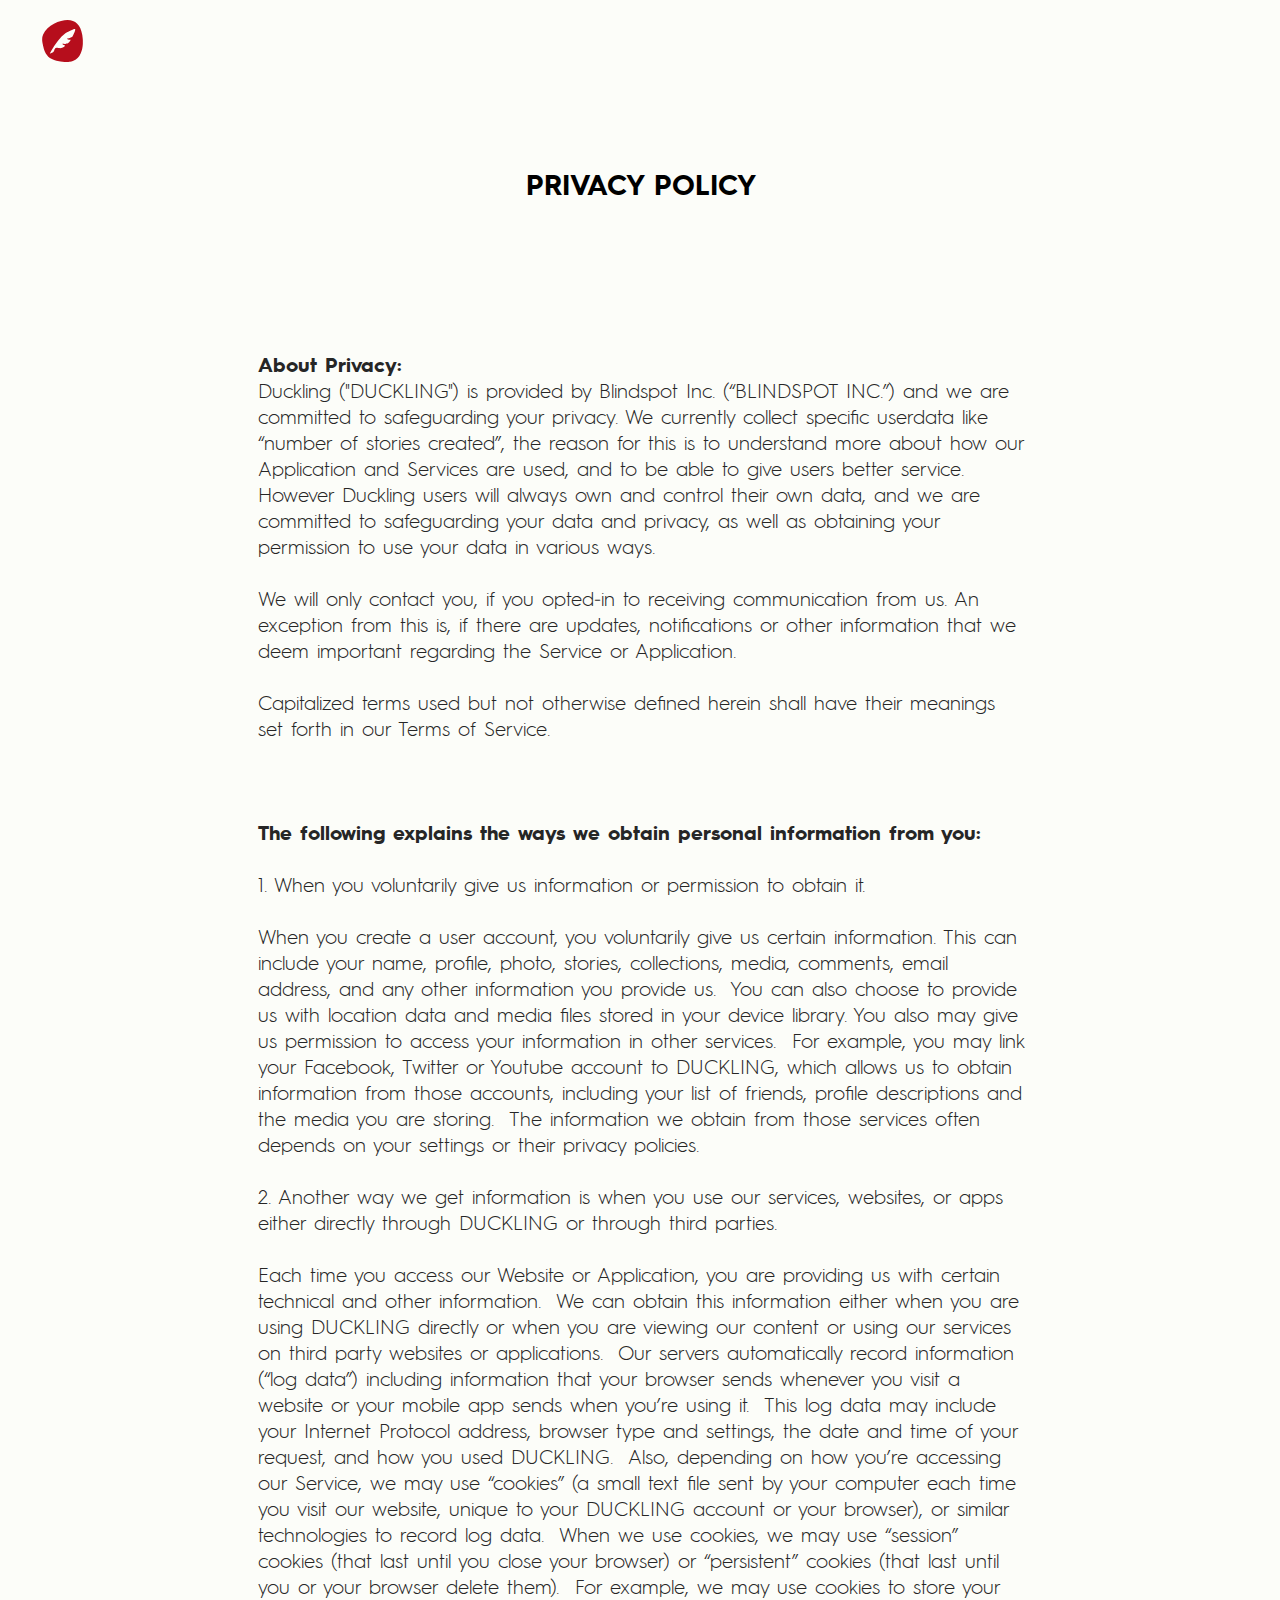
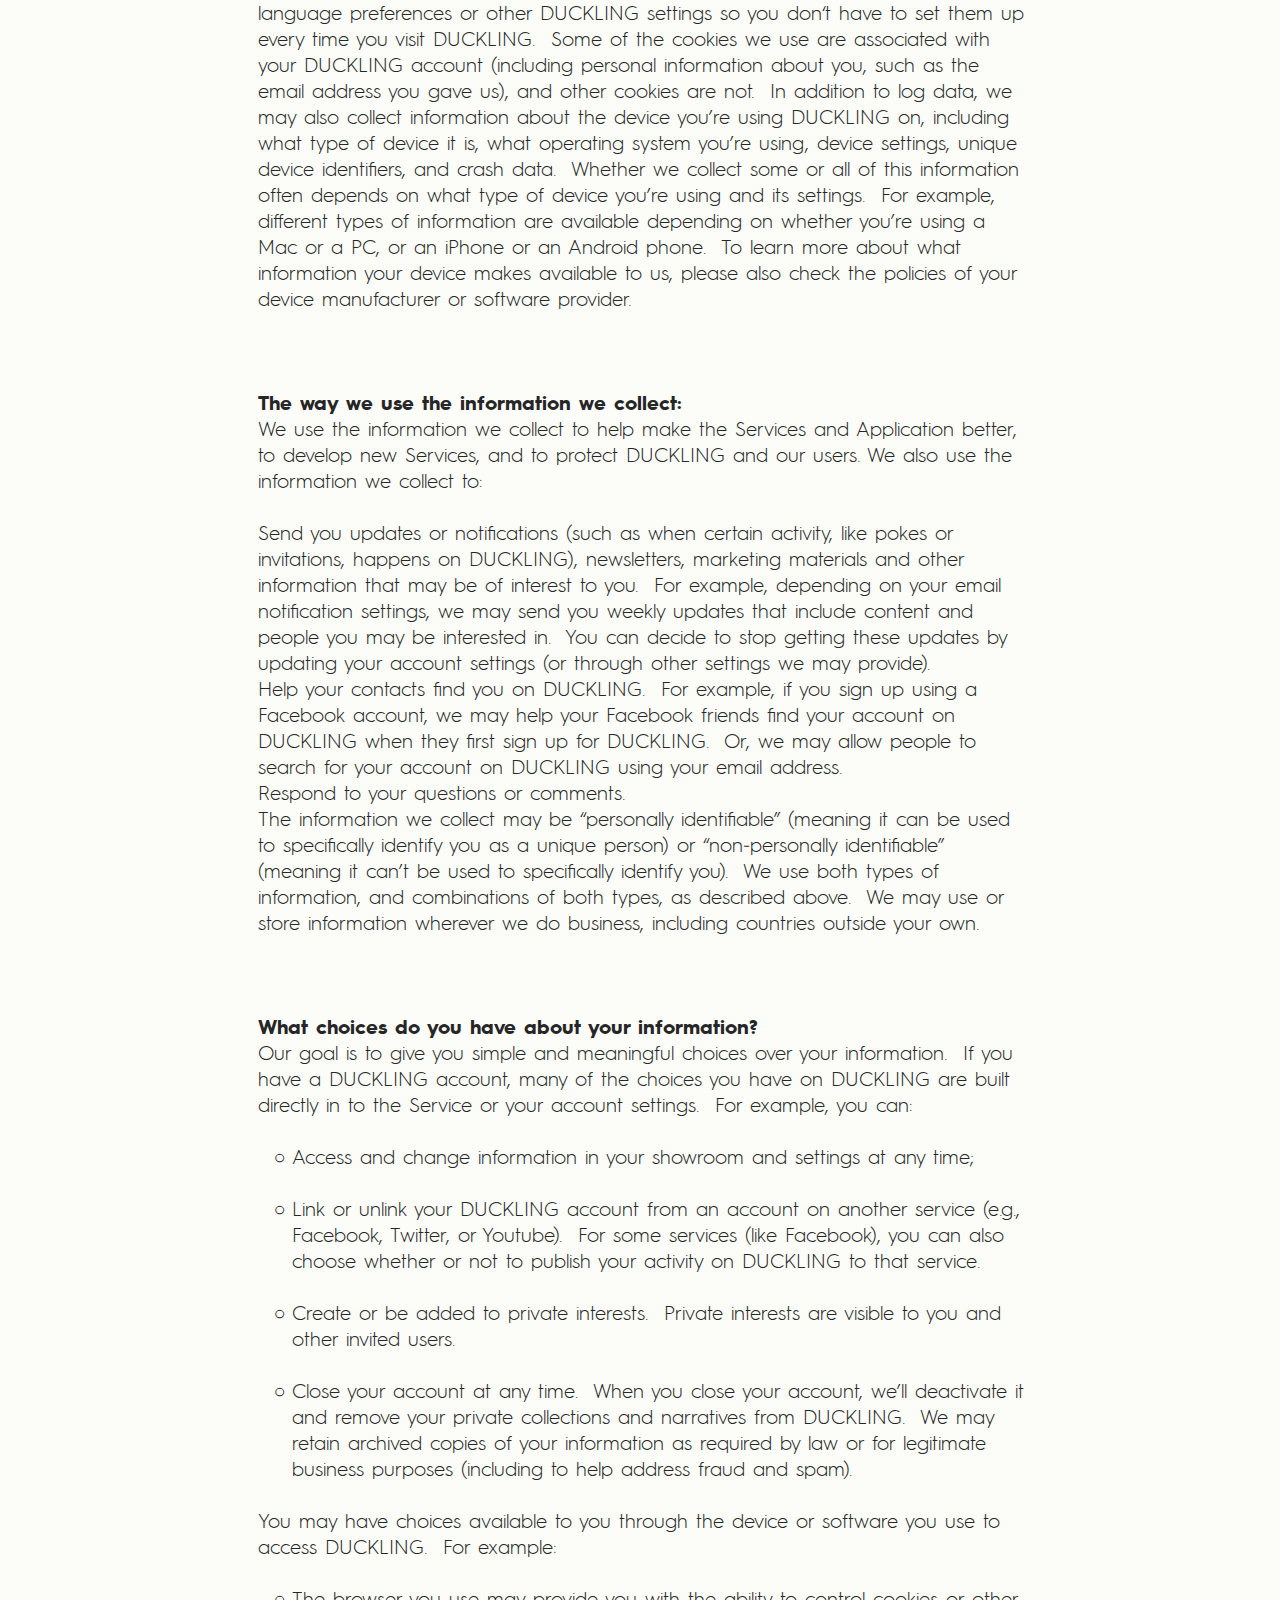
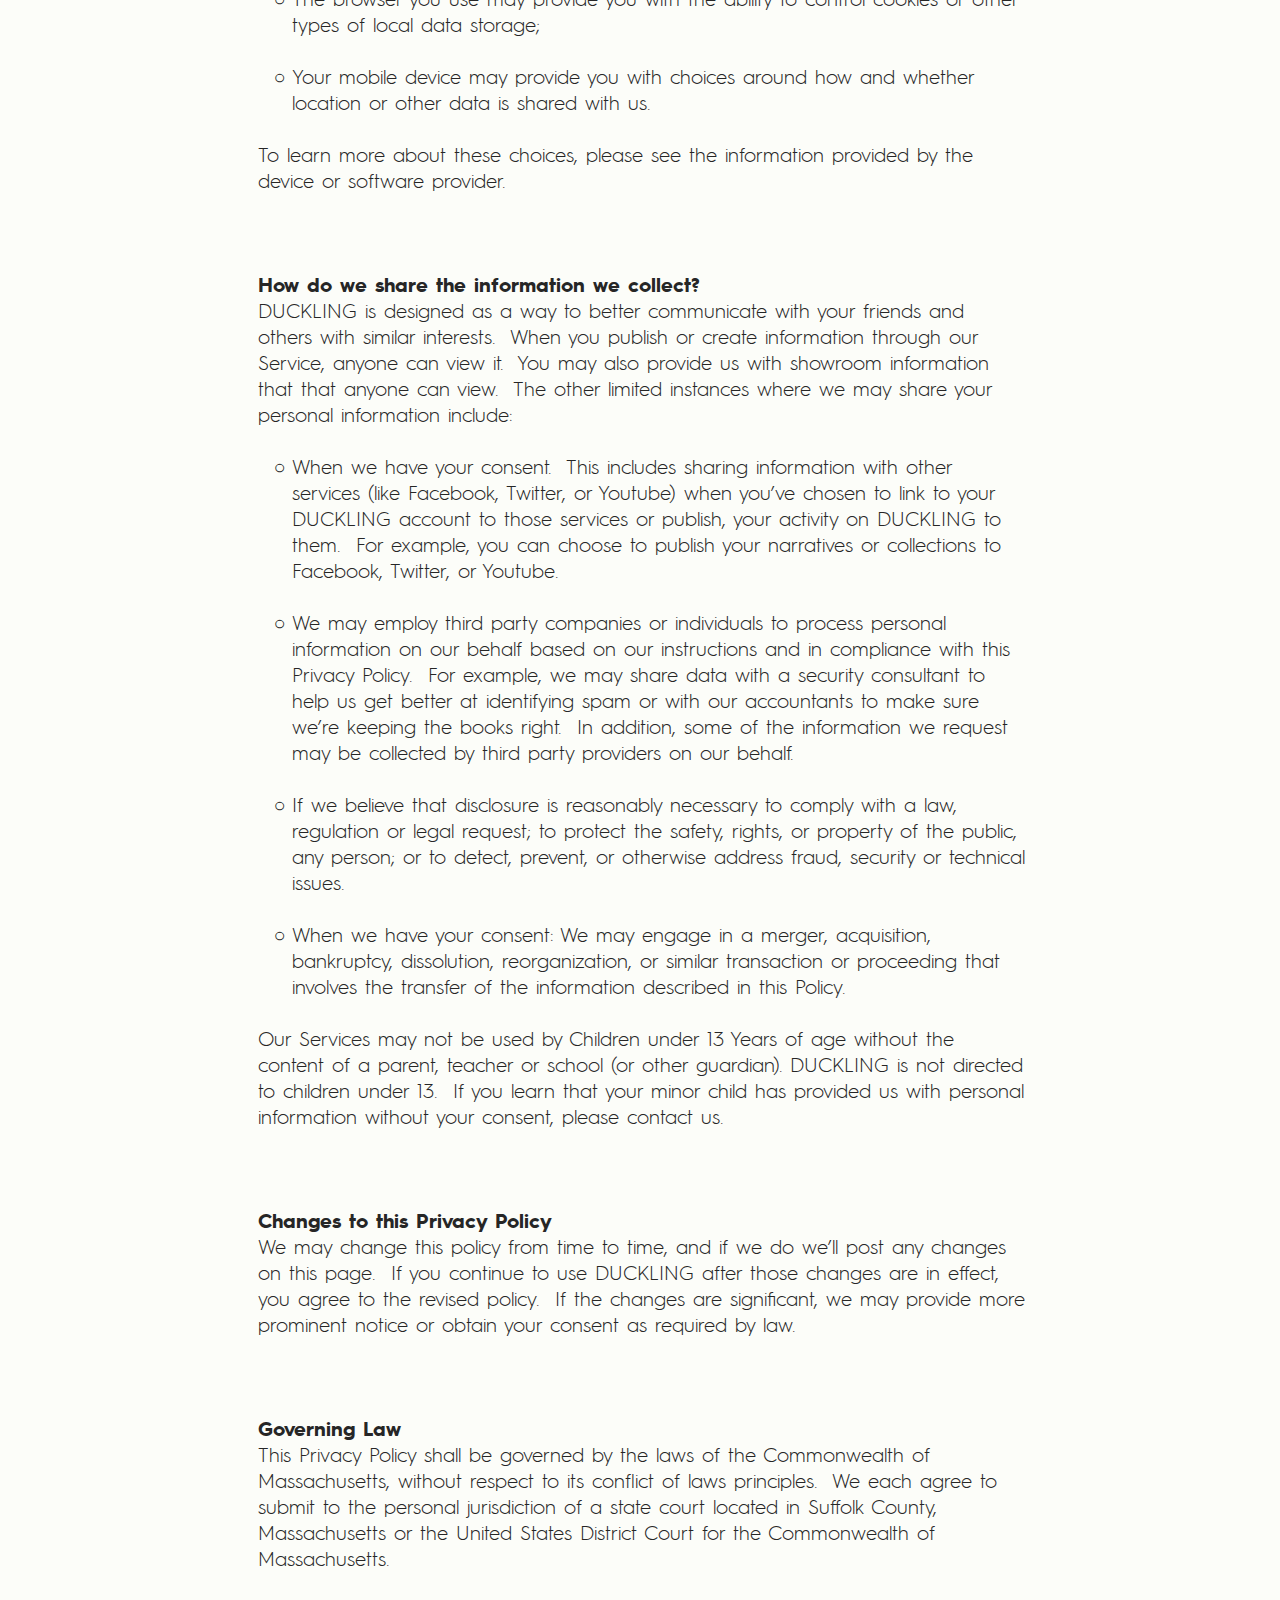
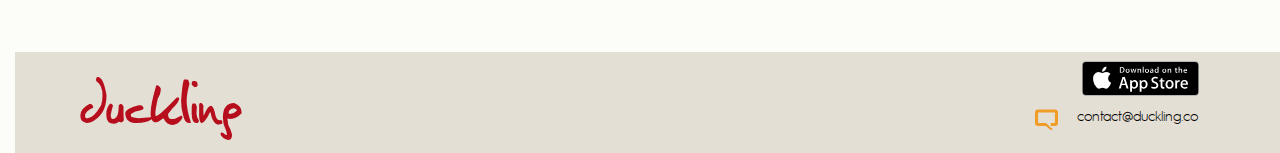
<file: privacy.html>
<!DOCTYPE html>
<html class="nojs html" lang="en-US">
 <head>

  <meta http-equiv="Content-type" content="text/html;charset=UTF-8"/>
  <meta name="generator" content="2018.1.0.386"/>
  <meta name="viewport" content="width=device-width, initial-scale=1.0"/>
  
  <script type="text/javascript">
   // Update the 'nojs'/'js' class on the html node
document.documentElement.className = document.documentElement.className.replace(/\bnojs\b/g, 'js');

// Check that all required assets are uploaded and up-to-date
if(typeof Muse == "undefined") window.Muse = {}; window.Muse.assets = {"required":["museutils.js", "museconfig.js", "jquery.watch.js", "jquery.museresponsive.js", "require.js", "privacy.css"], "outOfDate":[]};
</script>
  
  <link rel="shortcut icon" href="images/favicon.ico?crc=339616383"/>
  <title>privacy</title>
  <!-- CSS -->
  <link rel="stylesheet" type="text/css" href="css/site_global.css?crc=4131438561"/>
  <link rel="stylesheet" type="text/css" href="css/master_a-master.css?crc=429428195"/>
  <link rel="stylesheet" type="text/css" href="css/privacy.css?crc=3967588599" id="pagesheet"/>
  <!-- IE-only CSS -->
  <!--[if lt IE 9]>
  <link rel="stylesheet" type="text/css" href="css/nomq_preview_master_a-master.css?crc=249404312"/>
  <link rel="stylesheet" type="text/css" href="css/nomq_privacy.css?crc=59590936" id="nomq_pagesheet"/>
  <![endif]-->
  <!-- JS includes -->
  <!--[if lt IE 9]>
  <script src="scripts/html5shiv.js?crc=4241844378" type="text/javascript"></script>
  <![endif]-->
    <!--/*

*/
-->
 </head>
 <body>

  <div class="breakpoint active" id="bp_infinity" data-min-width="1201"><!-- responsive breakpoint node -->
   <div class="clearfix borderbox" id="page"><!-- group -->
    <div class="clearfix grpelem" id="pu37545-4"><!-- column -->
     <div class="header1 clearfix colelem shared_content" id="u37545-4" data-sizePolicy="fluidWidth" data-pintopage="page_fixedCenter" data-content-guid="u37545-4_content"><!-- content -->
      <p id="u37545-2"><span id="u37545">Privacy policy</span></p>
     </div>
     <div class="clearfix colelem shared_content" id="u37546" data-content-guid="u37546_content"><!-- group -->
      <div class="Body_Main clearfix grpelem" id="u37548-125" data-sizePolicy="fluidWidth" data-pintopage="page_fixedCenter"><!-- content -->
       <p id="u37548-2">About Privacy:</p>
       <p id="u37548-4">Duckling (&quot;DUCKLING&quot;) is provided by Blindspot Inc. (“BLINDSPOT INC.”) and we are committed to safeguarding your privacy. We currently collect specific userdata like “number of stories created”, the reason for this is to understand more about how our Application and Services are used, and to be able to give users better service. However Duckling users will always own and control their own data, and we are committed to safeguarding your data and privacy, as well as obtaining your permission to use your data in various ways.</p>
       <p id="u37548-5">&nbsp;</p>
       <p id="u37548-7">We will only contact you, if you opted-in to receiving communication from us. An exception from this is, if there are updates, notifications or other information that we deem important regarding the Service or Application.</p>
       <p id="u37548-8">&nbsp;</p>
       <p id="u37548-10">Capitalized terms used but not otherwise defined herein shall have their meanings set forth in our Terms of Service.</p>
       <p id="u37548-11">&nbsp;</p>
       <p id="u37548-12">&nbsp;</p>
       <p id="u37548-13">&nbsp;</p>
       <p id="u37548-15">The following explains the ways we obtain personal information from you:</p>
       <p id="u37548-16">&nbsp;</p>
       <p id="u37548-18">1. When you voluntarily give us information or permission to obtain it.</p>
       <p id="u37548-19">&nbsp;</p>
       <p id="u37548-21">When you create a user account, you voluntarily give us certain information. This can include your name, profile, photo, stories, collections, media, comments, email address, and any other information you provide us.&nbsp; You can also choose to provide us with location data and media files stored in your device library. You also may give us permission to access your information in other services.&nbsp; For example, you may link your Facebook, Twitter or Youtube account to DUCKLING, which allows us to obtain information from those accounts, including your list of friends, profile descriptions and the media you are storing.&nbsp; The information we obtain from those services often depends on your settings or their privacy policies.</p>
       <p id="u37548-22">&nbsp;</p>
       <p id="u37548-24">2. Another way we get information is when you use our services, websites, or apps either directly through DUCKLING or through third parties.</p>
       <p id="u37548-25">&nbsp;</p>
       <p id="u37548-27">Each time you access our Website or Application, you are providing us with certain technical and other information.&nbsp; We can obtain this information either when you are using DUCKLING directly or when you are viewing our content or using our services on third party websites or applications.&nbsp; Our servers automatically record information (“log data”) including information that your browser sends whenever you visit a website or your mobile app sends when you’re using it.&nbsp; This log data may include your Internet Protocol address, browser type and settings, the date and time of your request, and how you used DUCKLING.&nbsp; Also, depending on how you’re accessing our Service, we may use “cookies” (a small text file sent by your computer each time you visit our website, unique to your DUCKLING account or your browser), or similar technologies to record log data.&nbsp; When we use cookies, we may use “session” cookies (that last until you close your browser) or “persistent” cookies (that last until you or your browser delete them).&nbsp; For example, we may use cookies to store your language preferences or other DUCKLING settings so you don‘t have to set them up every time you visit DUCKLING.&nbsp; Some of the cookies we use are associated with your DUCKLING account (including personal information about you, such as the email address you gave us), and other cookies are not.&nbsp; In addition to log data, we may also collect information about the device you’re using DUCKLING on, including what type of device it is, what operating system you’re using, device settings, unique device identifiers, and crash data.&nbsp; Whether we collect some or all of this information often depends on what type of device you’re using and its settings.&nbsp; For example, different types of information are available depending on whether you’re using a Mac or a PC, or an iPhone or an Android phone.&nbsp; To learn more about what information your device makes available to us, please also check the policies of your device manufacturer or software provider.</p>
       <p id="u37548-28">&nbsp;</p>
       <p id="u37548-29">&nbsp;</p>
       <p id="u37548-30">&nbsp;</p>
       <p id="u37548-32">The way we use the information we collect:</p>
       <p id="u37548-34">We use the information we collect to help make the Services and Application better, to develop new Services, and to protect DUCKLING and our users. We also use the information we collect to:</p>
       <p id="u37548-35">&nbsp;</p>
       <p id="u37548-37">Send you updates or notifications (such as when certain activity, like pokes or invitations, happens on DUCKLING), newsletters, marketing materials and other information that may be of interest to you.&nbsp; For example, depending on your email notification settings, we may send you weekly updates that include content and people you may be interested in.&nbsp; You can decide to stop getting these updates by updating your account settings (or through other settings we may provide).</p>
       <p id="u37548-39">Help your contacts find you on DUCKLING.&nbsp; For example, if you sign up using a Facebook account, we may help your Facebook friends find your account on DUCKLING when they first sign up for DUCKLING.&nbsp; Or, we may allow people to search for your account on DUCKLING using your email address.</p>
       <p id="u37548-41">Respond to your questions or comments.</p>
       <p id="u37548-43">The information we collect may be “personally identifiable” (meaning it can be used to specifically identify you as a unique person) or “non-personally identifiable” (meaning it can’t be used to specifically identify you).&nbsp; We use both types of information, and combinations of both types, as described above.&nbsp; We may use or store information wherever we do business, including countries outside your own.</p>
       <p id="u37548-44">&nbsp;</p>
       <p id="u37548-45">&nbsp;</p>
       <p id="u37548-46">&nbsp;</p>
       <p id="u37548-48">What choices do you have about your information?</p>
       <p id="u37548-50">Our goal is to give you simple and meaningful choices over your information.&nbsp; If you have a DUCKLING account, many of the choices you have on DUCKLING are built directly in to the Service or your account settings.&nbsp; For example, you can:</p>
       <p id="u37548-51">&nbsp;</p>
       <ul class="list0 nls-None" id="u37548-54">
        <li id="u37548-53">Access and change information in your showroom and settings at any time;</li>
       </ul>
       <p id="u37548-55">&nbsp;</p>
       <ul class="list0 nls-None" id="u37548-58">
        <li id="u37548-57">Link or unlink your DUCKLING account from an account on another service (e.g., Facebook, Twitter, or Youtube).&nbsp; For some services (like Facebook), you can also choose whether or not to publish your activity on DUCKLING to that service.</li>
       </ul>
       <p id="u37548-59">&nbsp;</p>
       <ul class="list0 nls-None" id="u37548-62">
        <li id="u37548-61">Create or be added to private interests.&nbsp; Private interests are visible to you and other invited users.</li>
       </ul>
       <p id="u37548-63">&nbsp;</p>
       <ul class="list0 nls-None" id="u37548-66">
        <li id="u37548-65">Close your account at any time.&nbsp; When you close your account, we’ll deactivate it and remove your private collections and narratives from DUCKLING.&nbsp; We may retain archived copies of your information as required by law or for legitimate business purposes (including to help address fraud and spam).</li>
       </ul>
       <p id="u37548-67">&nbsp;</p>
       <p id="u37548-69">You may have choices available to you through the device or software you use to access DUCKLING.&nbsp; For example:</p>
       <p id="u37548-70">&nbsp;</p>
       <ul class="list0 nls-None" id="u37548-73">
        <li id="u37548-72">The browser you use may provide you with the ability to control cookies or other types of local data storage;</li>
       </ul>
       <p id="u37548-74">&nbsp;</p>
       <ul class="list0 nls-None" id="u37548-77">
        <li id="u37548-76">Your mobile device may provide you with choices around how and whether location or other data is shared with us.</li>
       </ul>
       <p id="u37548-78">&nbsp;</p>
       <p id="u37548-80">To learn more about these choices, please see the information provided by the device or software provider.</p>
       <p id="u37548-81">&nbsp;</p>
       <p id="u37548-82">&nbsp;</p>
       <p id="u37548-83">&nbsp;</p>
       <p id="u37548-85">How do we share the information we collect?</p>
       <p id="u37548-87">DUCKLING is designed as a way to better communicate with your friends and others with similar interests.&nbsp; When you publish or create information through our Service, anyone can view it.&nbsp; You may also provide us with showroom information that that anyone can view.&nbsp; The other limited instances where we may share your personal information include:</p>
       <p id="u37548-88">&nbsp;</p>
       <ul class="list0 nls-None" id="u37548-91">
        <li id="u37548-90">When we have your consent.&nbsp; This includes sharing information with other services (like Facebook, Twitter, or Youtube) when you’ve chosen to link to your DUCKLING account to those services or publish, your activity on DUCKLING to them.&nbsp; For example, you can choose to publish your narratives or collections to Facebook, Twitter, or Youtube.</li>
       </ul>
       <p id="u37548-92">&nbsp;</p>
       <ul class="list0 nls-None" id="u37548-95">
        <li id="u37548-94">We may employ third party companies or individuals to process personal information on our behalf based on our instructions and in compliance with this Privacy Policy.&nbsp; For example, we may share data with a security consultant to help us get better at identifying spam or with our accountants to make sure we’re keeping the books right.&nbsp; In addition, some of the information we request may be collected by third party providers on our behalf.</li>
       </ul>
       <p id="u37548-96">&nbsp;</p>
       <ul class="list0 nls-None" id="u37548-99">
        <li id="u37548-98">If we believe that disclosure is reasonably necessary to comply with a law, regulation or legal request; to protect the safety, rights, or property of the public, any person; or to detect, prevent, or otherwise address fraud, security or technical issues.</li>
       </ul>
       <p id="u37548-100">&nbsp;</p>
       <ul class="list0 nls-None" id="u37548-103">
        <li id="u37548-102">When we have your consent: We may engage in a merger, acquisition, bankruptcy, dissolution, reorganization, or similar transaction or proceeding that involves the transfer of the information described in this Policy.</li>
       </ul>
       <p id="u37548-104">&nbsp;</p>
       <p id="u37548-106">Our Services may not be used by Children under 13 Years of age without the content of a parent, teacher or school (or other guardian). DUCKLING is not directed to children under 13.&nbsp; If you learn that your minor child has provided us with personal information without your consent, please contact us.</p>
       <p id="u37548-107">&nbsp;</p>
       <p id="u37548-108">&nbsp;</p>
       <p id="u37548-109">&nbsp;</p>
       <p id="u37548-111">Changes to this Privacy Policy</p>
       <p id="u37548-113">We may change this policy from time to time, and if we do we’ll post any changes on this page.&nbsp; If you continue to use DUCKLING after those changes are in effect, you agree to the revised policy.&nbsp; If the changes are significant, we may provide more prominent notice or obtain your consent as required by law.</p>
       <p id="u37548-114">&nbsp;</p>
       <p id="u37548-115">&nbsp;</p>
       <p id="u37548-116">&nbsp;</p>
       <p id="u37548-118">Governing Law</p>
       <p id="u37548-120">This Privacy Policy shall be governed by the laws of the Commonwealth of Massachusetts, without respect to its conflict of laws principles.&nbsp; We each agree to submit to the personal jurisdiction of a state court located in Suffolk County, Massachusetts or the United States District Court for the Commonwealth of Massachusetts.</p>
       <p id="u37548-121">&nbsp;</p>
       <p id="u37548-122">&nbsp;</p>
       <p id="u37548-123">&nbsp;</p>
      </div>
     </div>
     <div class="clearfix colelem" id="pu11662"><!-- group -->
      <div class="grpelem" id="u11662" data-sizePolicy="fluidWidthHeight" data-pintopage="page_fixedCenter"><!-- simple frame -->
       <div class="fluid_height_spacer"></div>
      </div>
      <div class="clearfix grpelem" id="u298"><!-- group -->
       <div class="clip_frame grpelem" id="u187" data-sizePolicy="fixed" data-pintopage="page_fixedRight"><!-- svg -->
        <img class="svg temp_no_img_src" id="u183" data-orig-src="images/mssg.svg?crc=221077381" width="23" height="22" alt="" data-mu-svgfallback="images/mssg_poster_.png?crc=4044914698" src="images/blank.gif?crc=4208392903"/>
       </div>
       <div class="footr-txt clearfix grpelem shared_content" id="u283-4" data-sizePolicy="fixed" data-pintopage="page_fixedRight" data-content-guid="u283-4_content"><!-- content -->
        <p id="u283-2">contact@duckling.co</p>
       </div>
      </div>
      <a class="nonblock nontext clip_frame grpelem shared_content" id="u11040" href="https://itunes.apple.com/us/app/duckling-free-your-story/id1326536917?ls=1&amp;mt=8" target="_blank" data-sizePolicy="fixed" data-pintopage="page_fixedRight" data-content-guid="u11040_content"><!-- svg --><img class="svg temp_no_img_src" id="u11037" data-orig-src="images/button-download-app-store.svg?crc=286706309" width="117" height="35" alt="" data-mu-svgfallback="images/button%20download%20app%20store_poster_.png?crc=3997985020" src="images/blank.gif?crc=4208392903"/></a>
      <a class="nonblock nontext clip_frame grpelem" id="u11013" href="index.html#home" data-sizePolicy="fixed" data-pintopage="page_fixedLeft"><!-- svg --><img class="svg temp_no_img_src" id="u11008" data-orig-src="images/duckling-font.svg?crc=138734765" width="162" height="63" alt="" data-mu-svgfallback="images/duckling%20font_poster_.png?crc=4025718156" src="images/blank.gif?crc=4208392903"/></a>
     </div>
    </div>
    <a class="nonblock nontext clip_frame shared_content" id="u319" href="index.html#home" data-content-guid="u319_content"><!-- svg --><img class="svg temp_no_img_src" id="u314" data-orig-src="images/mainlogo.svg?crc=4013952176" width="41" height="42" alt="" data-mu-svgfallback="images/mainlogo_poster_.png?crc=19456442" src="images/blank.gif?crc=4208392903"/></a>
   </div>
  </div>
  <div class="breakpoint" id="bp_1200" data-min-width="801" data-max-width="1200"><!-- responsive breakpoint node -->
   <div class="clearfix borderbox temp_no_id" data-orig-id="page"><!-- group -->
    <div class="clearfix grpelem temp_no_id" data-orig-id="pu37545-4"><!-- column -->
     <span class="header1 clearfix colelem placeholder" data-placeholder-for="u37545-4_content"><!-- placeholder node --></span>
     <span class="clearfix colelem placeholder" data-placeholder-for="u37546_content"><!-- placeholder node --></span>
     <div class="clearfix colelem temp_no_id" data-orig-id="pu11662"><!-- group -->
      <div class="browser_width grpelem shared_content" id="u11662-bw" data-content-guid="u11662-bw_content">
       <div class="temp_no_id" data-orig-id="u11662"><!-- simple frame --></div>
      </div>
      <div class="clearfix grpelem temp_no_id shared_content" data-orig-id="u298" data-content-guid="u298_content"><!-- group -->
       <div class="clip_frame grpelem temp_no_id" data-sizePolicy="fixed" data-pintopage="page_fixedRight" data-orig-id="u187"><!-- svg -->
        <img class="svg temp_no_id temp_no_img_src" data-orig-src="images/mssg.svg?crc=221077381" width="22" height="21" alt="" data-mu-svgfallback="images/mssg_poster_.png?crc=4044914698" data-orig-id="u183" src="images/blank.gif?crc=4208392903"/>
       </div>
       <span class="footr-txt clearfix grpelem placeholder" data-placeholder-for="u283-4_content"><!-- placeholder node --></span>
      </div>
      <span class="nonblock nontext clip_frame grpelem placeholder" data-placeholder-for="u11040_content"><!-- placeholder node --></span>
      <a class="nonblock nontext clip_frame grpelem temp_no_id" href="index.html#home" data-sizePolicy="fixed" data-pintopage="page_fixedLeft" data-orig-id="u11013"><!-- svg --><img class="svg temp_no_id temp_no_img_src" data-orig-src="images/duckling-font.svg?crc=138734765" width="182" height="71" alt="" data-mu-svgfallback="images/duckling%20font_poster_.png?crc=4025718156" data-orig-id="u11008" src="images/blank.gif?crc=4208392903"/></a>
     </div>
    </div>
    <a class="nonblock nontext clip_frame temp_no_id shared_content" href="index.html#home" data-orig-id="u319" data-content-guid="u319_content1"><!-- svg --><img class="svg temp_no_id temp_no_img_src" data-orig-src="images/mainlogo.svg?crc=4013952176" width="42" height="43" alt="" data-mu-svgfallback="images/mainlogo_poster_.png?crc=19456442" data-orig-id="u314" src="images/blank.gif?crc=4208392903"/></a>
   </div>
  </div>
  <div class="breakpoint" id="bp_800" data-min-width="655" data-max-width="800"><!-- responsive breakpoint node -->
   <div class="clearfix borderbox temp_no_id" data-orig-id="page"><!-- group -->
    <div class="clearfix grpelem temp_no_id" data-orig-id="pu37545-4"><!-- column -->
     <span class="header1 clearfix colelem placeholder" data-placeholder-for="u37545-4_content"><!-- placeholder node --></span>
     <span class="clearfix colelem placeholder" data-placeholder-for="u37546_content"><!-- placeholder node --></span>
     <div class="clearfix colelem temp_no_id" data-orig-id="pu11662"><!-- group -->
      <span class="browser_width grpelem placeholder" data-placeholder-for="u11662-bw_content"><!-- placeholder node --></span>
      <span class="clearfix grpelem placeholder" data-placeholder-for="u298_content"><!-- placeholder node --></span>
      <span class="nonblock nontext clip_frame grpelem placeholder" data-placeholder-for="u11040_content"><!-- placeholder node --></span>
      <a class="nonblock nontext clip_frame grpelem temp_no_id" href="index.html#home" data-sizePolicy="fixed" data-pintopage="page_fixedLeft" data-orig-id="u11013"><!-- svg --><img class="svg temp_no_id temp_no_img_src" data-orig-src="images/duckling-font.svg?crc=138734765" width="158" height="62" alt="" data-mu-svgfallback="images/duckling%20font_poster_.png?crc=4025718156" data-orig-id="u11008" src="images/blank.gif?crc=4208392903"/></a>
     </div>
    </div>
    <span class="nonblock nontext clip_frame placeholder" data-placeholder-for="u319_content"><!-- placeholder node --></span>
   </div>
  </div>
  <div class="breakpoint" id="bp_654" data-min-width="481" data-max-width="654"><!-- responsive breakpoint node -->
   <div class="clearfix borderbox temp_no_id" data-orig-id="page"><!-- group -->
    <div class="clearfix grpelem temp_no_id" data-orig-id="pu37545-4"><!-- column -->
     <span class="header1 clearfix colelem placeholder" data-placeholder-for="u37545-4_content"><!-- placeholder node --></span>
     <span class="clearfix colelem placeholder" data-placeholder-for="u37546_content"><!-- placeholder node --></span>
     <div class="clearfix colelem temp_no_id" data-orig-id="pu11662"><!-- group -->
      <span class="browser_width grpelem placeholder" data-placeholder-for="u11662-bw_content"><!-- placeholder node --></span>
      <span class="clearfix grpelem placeholder" data-placeholder-for="u298_content"><!-- placeholder node --></span>
      <span class="nonblock nontext clip_frame grpelem placeholder" data-placeholder-for="u11040_content"><!-- placeholder node --></span>
      <a class="nonblock nontext clip_frame grpelem temp_no_id" href="index.html#home" data-sizePolicy="fixed" data-pintopage="page_fixedLeft" data-orig-id="u11013"><!-- svg --><img class="svg temp_no_id temp_no_img_src" data-orig-src="images/duckling-font.svg?crc=138734765" width="135" height="53" alt="" data-mu-svgfallback="images/duckling%20font_poster_.png?crc=4025718156" data-orig-id="u11008" src="images/blank.gif?crc=4208392903"/></a>
     </div>
    </div>
    <span class="nonblock nontext clip_frame placeholder" data-placeholder-for="u319_content1"><!-- placeholder node --></span>
   </div>
  </div>
  <div class="breakpoint" id="bp_480" data-min-width="377" data-max-width="480"><!-- responsive breakpoint node -->
   <div class="clearfix borderbox temp_no_id" data-orig-id="page"><!-- group -->
    <div class="clearfix grpelem temp_no_id" data-orig-id="pu37545-4"><!-- column -->
     <span class="header1 clearfix colelem placeholder" data-placeholder-for="u37545-4_content"><!-- placeholder node --></span>
     <span class="clearfix colelem placeholder" data-placeholder-for="u37546_content"><!-- placeholder node --></span>
     <div class="clearfix colelem temp_no_id" data-orig-id="pu11662"><!-- group -->
      <span class="browser_width grpelem placeholder" data-placeholder-for="u11662-bw_content"><!-- placeholder node --></span>
      <div class="clearfix grpelem temp_no_id" data-orig-id="u298"><!-- group -->
       <div class="clip_frame grpelem temp_no_id shared_content" data-sizePolicy="fixed" data-pintopage="page_fixedRight" data-orig-id="u187" data-content-guid="u187_content"><!-- svg -->
        <img class="svg temp_no_id temp_no_img_src" data-orig-src="images/mssg.svg?crc=221077381" width="13" height="12" alt="" data-mu-svgfallback="images/mssg_poster_.png?crc=4044914698" data-orig-id="u183" src="images/blank.gif?crc=4208392903"/>
       </div>
       <span class="footr-txt clearfix grpelem placeholder" data-placeholder-for="u283-4_content"><!-- placeholder node --></span>
      </div>
      <a class="nonblock nontext clip_frame grpelem temp_no_id" href="https://itunes.apple.com/us/app/duckling-free-your-story/id1326536917?ls=1&amp;mt=8" target="_blank" data-sizePolicy="fixed" data-pintopage="page_fixedRight" data-orig-id="u11040"><!-- svg --><img class="svg temp_no_id temp_no_img_src" data-orig-src="images/button-download-app-store.svg?crc=286706309" width="94" height="28" alt="" data-mu-svgfallback="images/button%20download%20app%20store_poster_.png?crc=3997985020" data-orig-id="u11037" src="images/blank.gif?crc=4208392903"/></a>
      <a class="nonblock nontext clip_frame grpelem temp_no_id" href="index.html#home" data-sizePolicy="fixed" data-pintopage="page_fixedLeft" data-orig-id="u11013"><!-- svg --><img class="svg temp_no_id temp_no_img_src" data-orig-src="images/duckling-font.svg?crc=138734765" width="107" height="42" alt="" data-mu-svgfallback="images/duckling%20font_poster_.png?crc=4025718156" data-orig-id="u11008" src="images/blank.gif?crc=4208392903"/></a>
     </div>
    </div>
    <a class="nonblock nontext clip_frame temp_no_id shared_content" href="index.html#home" data-orig-id="u319" data-content-guid="u319_content2"><!-- svg --><img class="svg temp_no_id temp_no_img_src" data-orig-src="images/mainlogo.svg?crc=4013952176" width="24" height="25" alt="" data-mu-svgfallback="images/mainlogo_poster_.png?crc=19456442" data-orig-id="u314" src="images/blank.gif?crc=4208392903"/></a>
   </div>
  </div>
  <div class="breakpoint" id="bp_376" data-max-width="376"><!-- responsive breakpoint node -->
   <div class="clearfix borderbox temp_no_id" data-orig-id="page"><!-- group -->
    <div class="clearfix grpelem temp_no_id" data-orig-id="pu37545-4"><!-- column -->
     <span class="header1 clearfix colelem placeholder" data-placeholder-for="u37545-4_content"><!-- placeholder node --></span>
     <span class="clearfix colelem placeholder" data-placeholder-for="u37546_content"><!-- placeholder node --></span>
     <div class="clearfix colelem temp_no_id" data-orig-id="pu11662"><!-- group -->
      <span class="browser_width grpelem placeholder" data-placeholder-for="u11662-bw_content"><!-- placeholder node --></span>
      <div class="clearfix grpelem temp_no_id" data-orig-id="u298"><!-- group -->
       <span class="clip_frame grpelem placeholder" data-placeholder-for="u187_content"><!-- placeholder node --></span>
       <span class="footr-txt clearfix grpelem placeholder" data-placeholder-for="u283-4_content"><!-- placeholder node --></span>
      </div>
      <a class="nonblock nontext clip_frame grpelem temp_no_id" href="https://itunes.apple.com/us/app/duckling-free-your-story/id1326536917?ls=1&amp;mt=8" target="_blank" data-sizePolicy="fixed" data-pintopage="page_fixedRight" data-orig-id="u11040"><!-- svg --><img class="svg temp_no_id temp_no_img_src" data-orig-src="images/button-download-app-store.svg?crc=286706309" width="99" height="29" alt="" data-mu-svgfallback="images/button%20download%20app%20store_poster_.png?crc=3997985020" data-orig-id="u11037" src="images/blank.gif?crc=4208392903"/></a>
     </div>
    </div>
    <div class="clearfix grpelem" id="pu319"><!-- group -->
     <span class="nonblock nontext clip_frame placeholder" data-placeholder-for="u319_content2"><!-- placeholder node --></span>
     <a class="nonblock nontext clip_frame temp_no_id" href="index.html#home" data-orig-id="u11013"><!-- svg --><img class="svg temp_no_id temp_no_img_src" data-orig-src="images/duckling-font.svg?crc=138734765" width="37" height="14" alt="" data-mu-svgfallback="images/duckling%20font_poster_.png?crc=4025718156" data-orig-id="u11008" src="images/blank.gif?crc=4208392903"/></a>
    </div>
   </div>
  </div>
  <!-- Other scripts -->
  <script type="text/javascript">
   // Decide whether to suppress missing file error or not based on preference setting
var suppressMissingFileError = false
</script>
  <script type="text/javascript">
   window.Muse.assets.check=function(c){if(!window.Muse.assets.checked){window.Muse.assets.checked=!0;var b={},d=function(a,b){if(window.getComputedStyle){var c=window.getComputedStyle(a,null);return c&&c.getPropertyValue(b)||c&&c[b]||""}if(document.documentElement.currentStyle)return(c=a.currentStyle)&&c[b]||a.style&&a.style[b]||"";return""},a=function(a){if(a.match(/^rgb/))return a=a.replace(/\s+/g,"").match(/([\d\,]+)/gi)[0].split(","),(parseInt(a[0])<<16)+(parseInt(a[1])<<8)+parseInt(a[2]);if(a.match(/^\#/))return parseInt(a.substr(1),
16);return 0},f=function(f){for(var g=document.getElementsByTagName("link"),j=0;j<g.length;j++)if("text/css"==g[j].type){var l=(g[j].href||"").match(/\/?css\/([\w\-]+\.css)\?crc=(\d+)/);if(!l||!l[1]||!l[2])break;b[l[1]]=l[2]}g=document.createElement("div");g.className="version";g.style.cssText="display:none; width:1px; height:1px;";document.getElementsByTagName("body")[0].appendChild(g);for(j=0;j<Muse.assets.required.length;){var l=Muse.assets.required[j],k=l.match(/([\w\-\.]+)\.(\w+)$/),i=k&&k[1]?
k[1]:null,k=k&&k[2]?k[2]:null;switch(k.toLowerCase()){case "css":i=i.replace(/\W/gi,"_").replace(/^([^a-z])/gi,"_$1");g.className+=" "+i;i=a(d(g,"color"));k=a(d(g,"backgroundColor"));i!=0||k!=0?(Muse.assets.required.splice(j,1),"undefined"!=typeof b[l]&&(i!=b[l]>>>24||k!=(b[l]&16777215))&&Muse.assets.outOfDate.push(l)):j++;g.className="version";break;case "js":j++;break;default:throw Error("Unsupported file type: "+k);}}c?c().jquery!="1.8.3"&&Muse.assets.outOfDate.push("jquery-1.8.3.min.js"):Muse.assets.required.push("jquery-1.8.3.min.js");
g.parentNode.removeChild(g);if(Muse.assets.outOfDate.length||Muse.assets.required.length)g="Some files on the server may be missing or incorrect. Clear browser cache and try again. If the problem persists please contact website author.",f&&Muse.assets.outOfDate.length&&(g+="\nOut of date: "+Muse.assets.outOfDate.join(",")),f&&Muse.assets.required.length&&(g+="\nMissing: "+Muse.assets.required.join(",")),suppressMissingFileError?(g+="\nUse SuppressMissingFileError key in AppPrefs.xml to show missing file error pop up.",console.log(g)):alert(g)};location&&location.search&&location.search.match&&location.search.match(/muse_debug/gi)?
setTimeout(function(){f(!0)},5E3):f()}};
var muse_init=function(){require.config({baseUrl:""});require(["jquery","museutils","whatinput","jquery.watch","jquery.museresponsive"],function(c){var $ = c;$(document).ready(function(){try{
window.Muse.assets.check($);/* body */
Muse.Utils.transformMarkupToFixBrowserProblemsPreInit();/* body */
Muse.Utils.prepHyperlinks(true);/* body */
Muse.Utils.resizeHeight('.browser_width');/* resize height */
Muse.Utils.requestAnimationFrame(function() { $('body').addClass('initialized'); });/* mark body as initialized */
Muse.Utils.makeButtonsVisibleAfterSettingMinWidth();/* body */
$( '.breakpoint' ).registerBreakpoint();/* Register breakpoints */
Muse.Utils.transformMarkupToFixBrowserProblems();/* body */
}catch(b){if(b&&"function"==typeof b.notify?b.notify():Muse.Assert.fail("Error calling selector function: "+b),false)throw b;}})})};

</script>
  <!-- RequireJS script -->
  <script src="scripts/require.js?crc=7928878" type="text/javascript" async data-main="scripts/museconfig.js?crc=4286661555" onload="if (requirejs) requirejs.onError = function(requireType, requireModule) { if (requireType && requireType.toString && requireType.toString().indexOf && 0 <= requireType.toString().indexOf('#scripterror')) window.Muse.assets.check(); }" onerror="window.Muse.assets.check();"></script>
   </body>
</html>
</file>
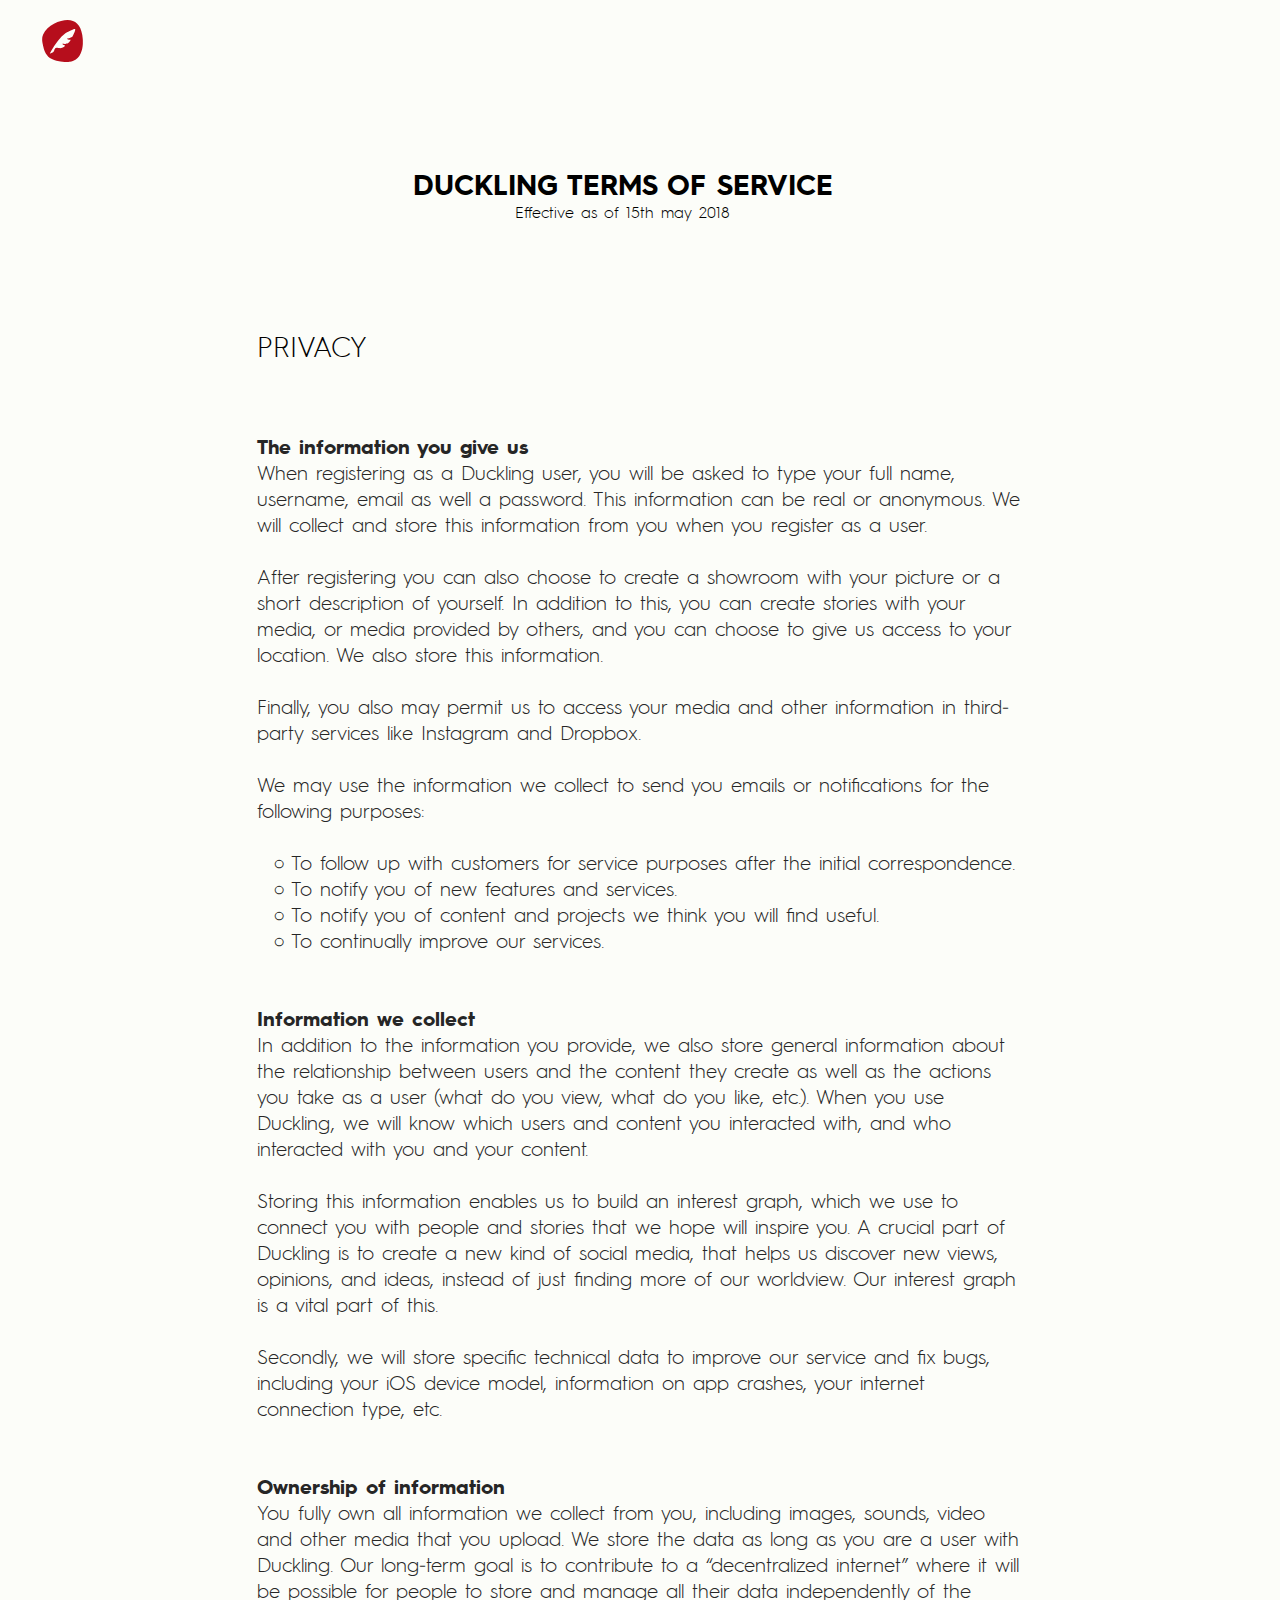
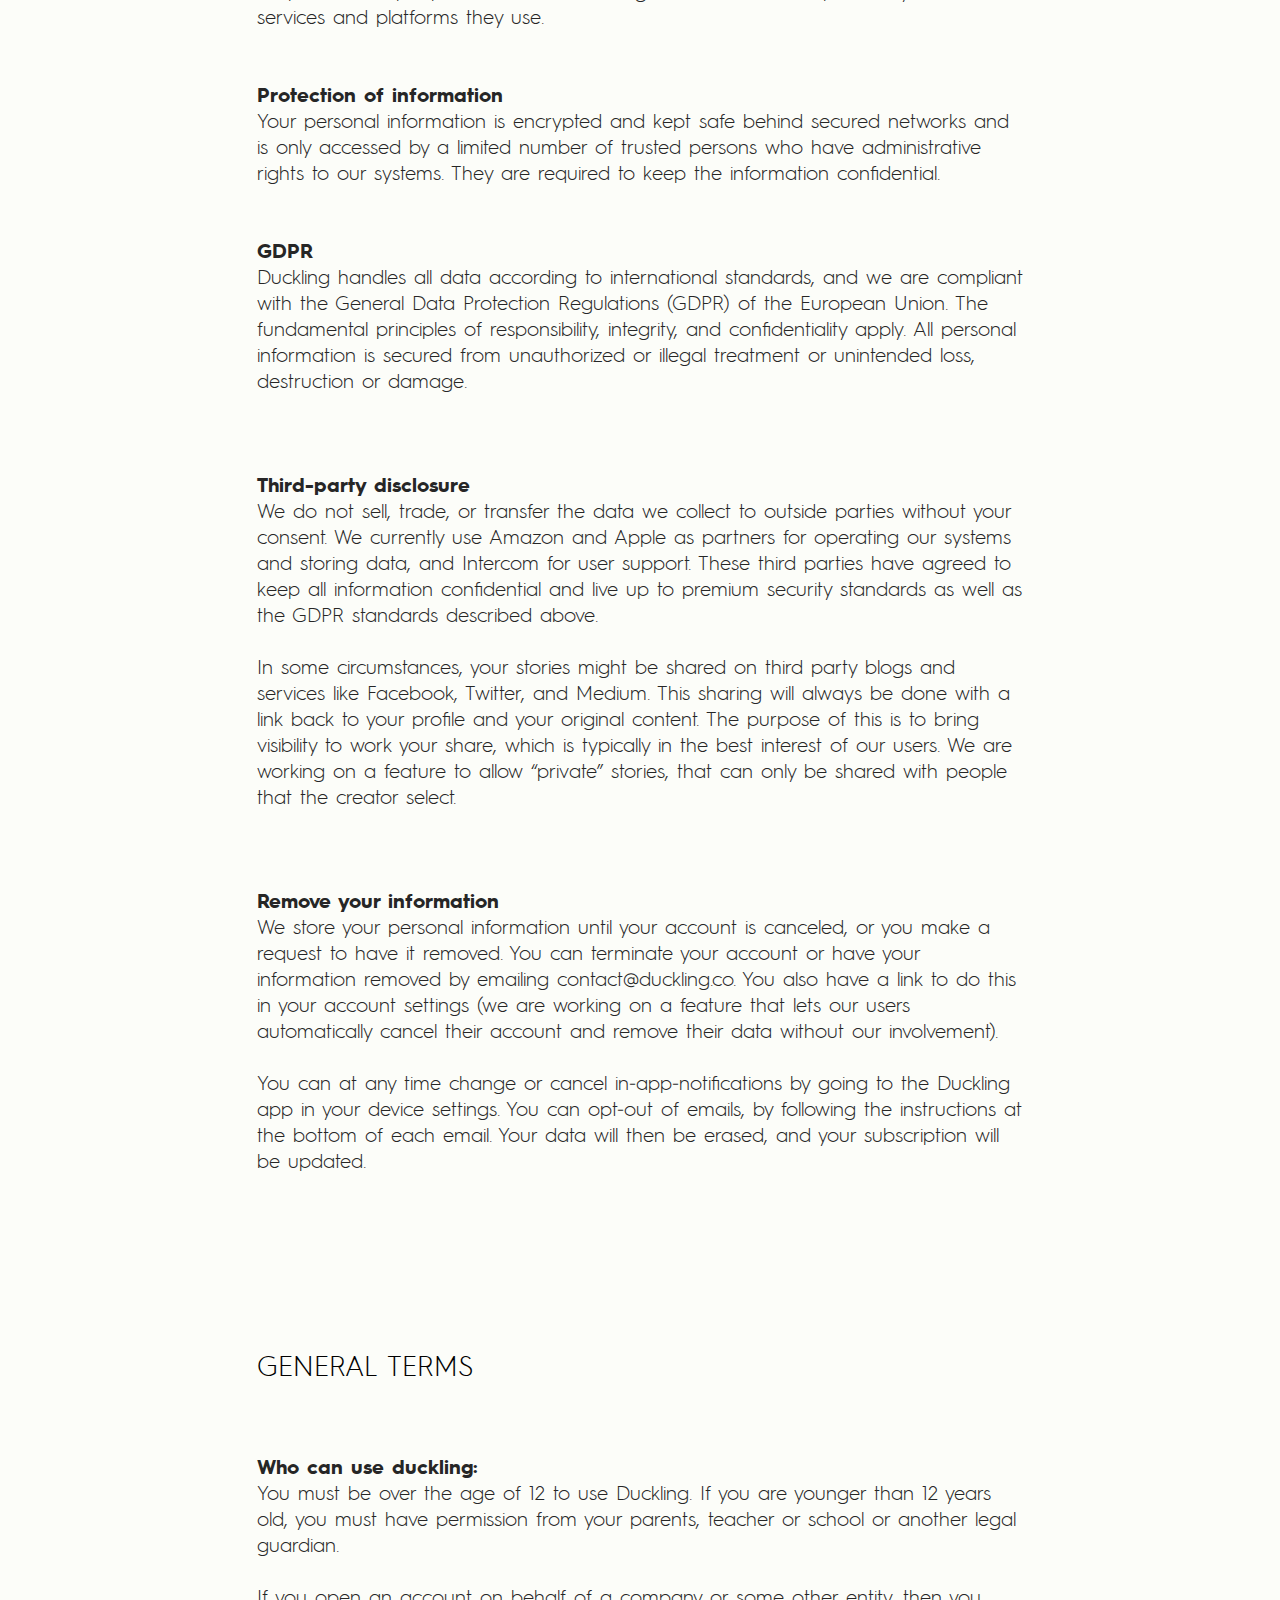
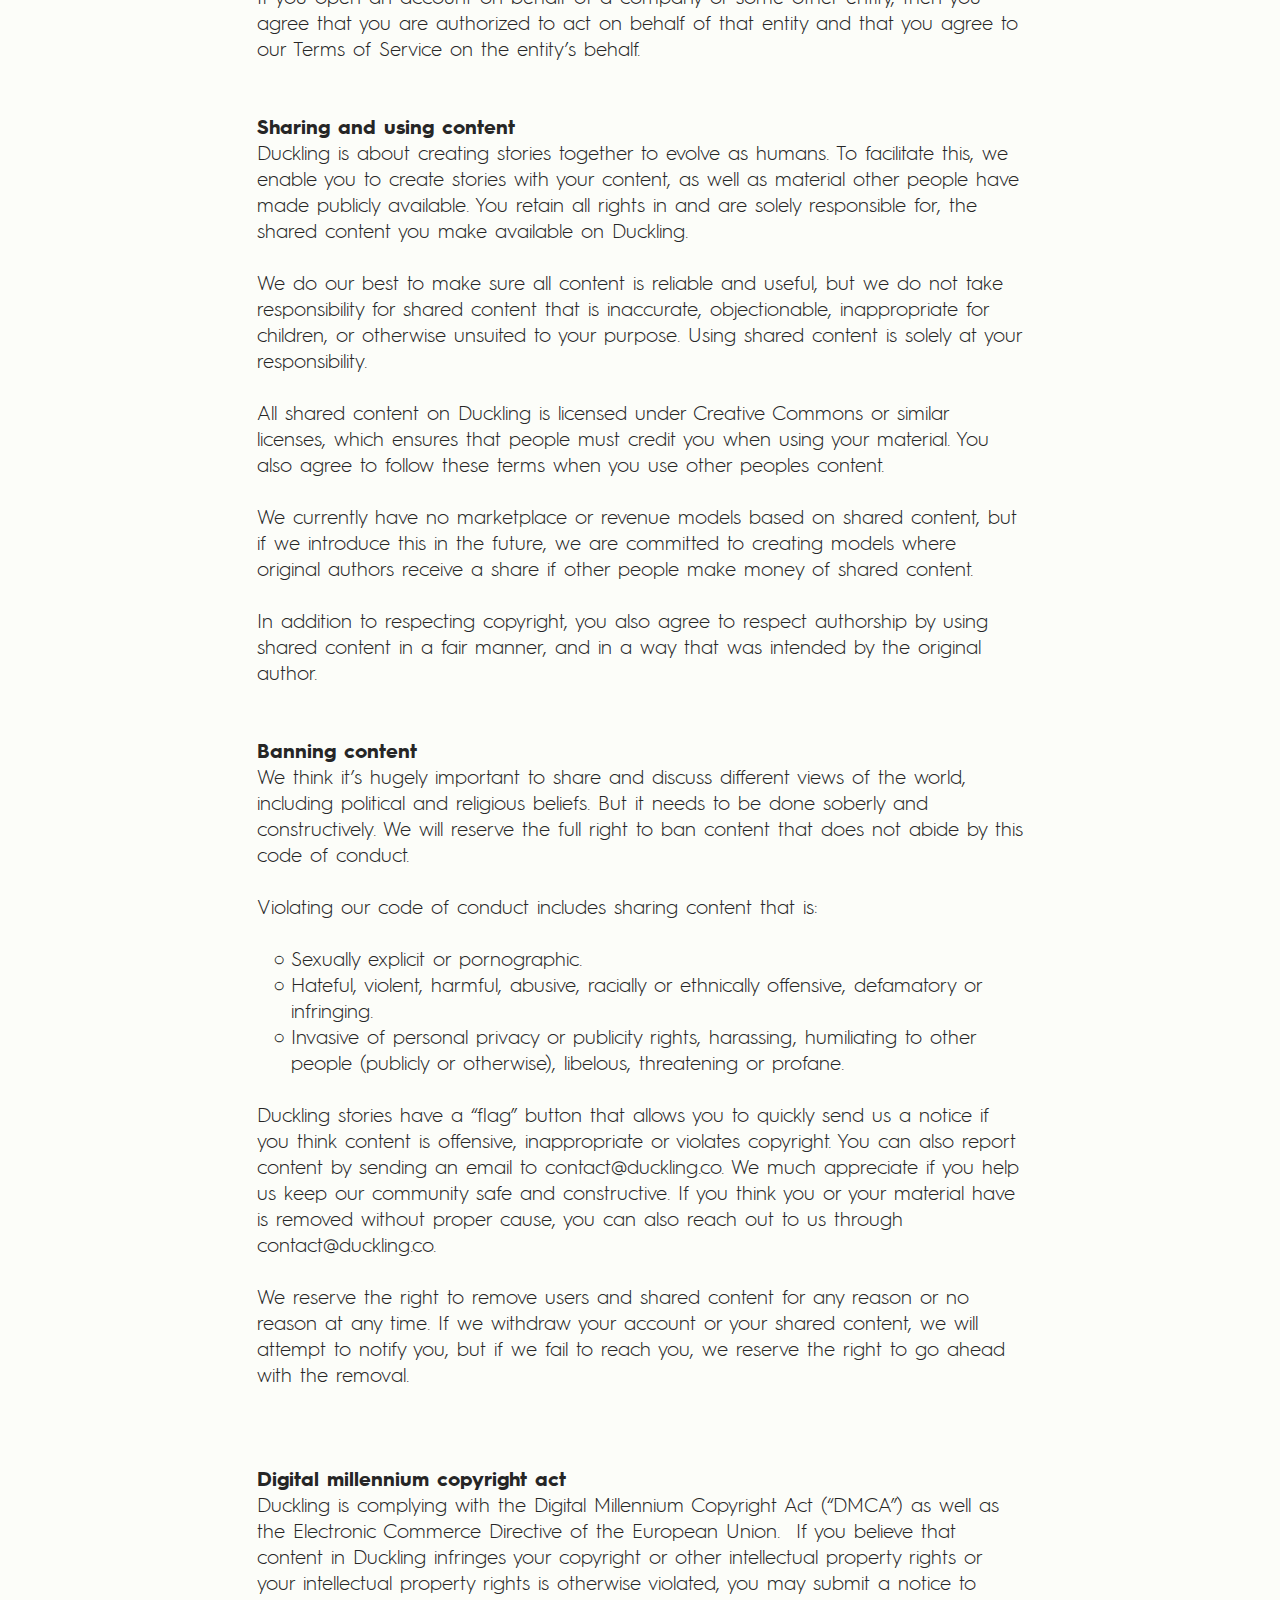
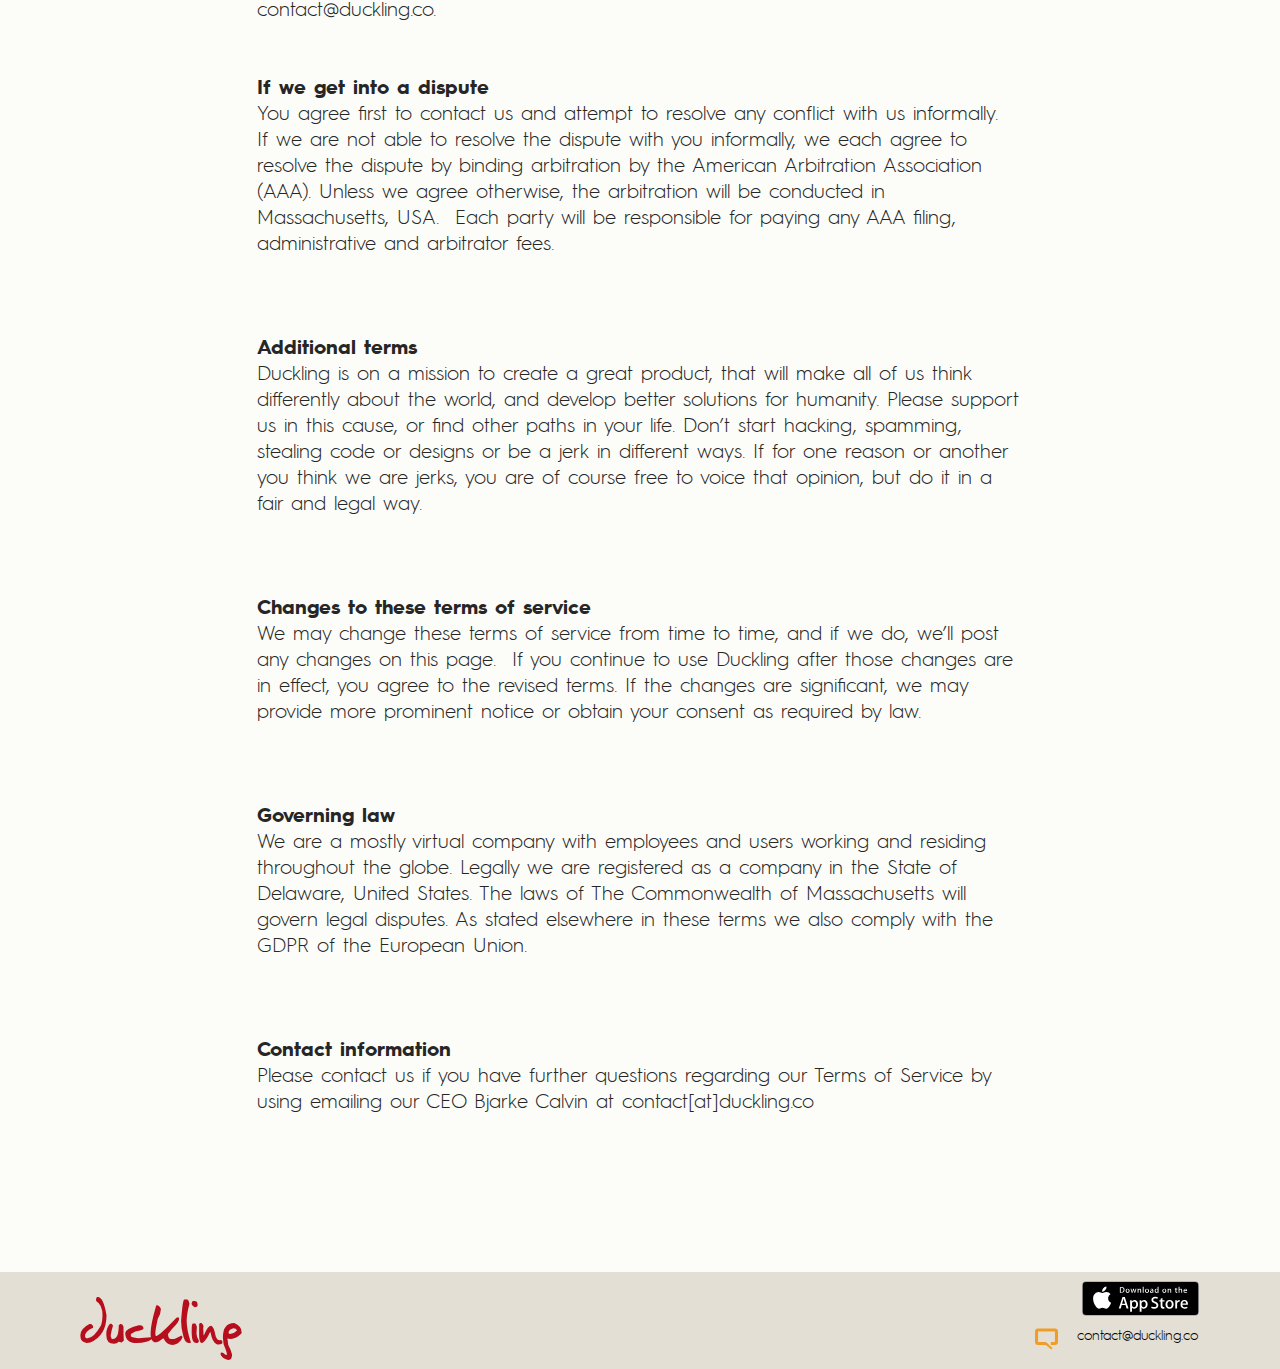
<file: terms.html>
<!DOCTYPE html>
<html class="nojs html" lang="en-US">
 <head>

  <meta http-equiv="Content-type" content="text/html;charset=UTF-8"/>
  <meta name="generator" content="2018.1.0.386"/>
  <meta name="viewport" content="width=device-width, initial-scale=1.0"/>
  
  <script type="text/javascript">
   // Update the 'nojs'/'js' class on the html node
document.documentElement.className = document.documentElement.className.replace(/\bnojs\b/g, 'js');

// Check that all required assets are uploaded and up-to-date
if(typeof Muse == "undefined") window.Muse = {}; window.Muse.assets = {"required":["museutils.js", "museconfig.js", "jquery.watch.js", "jquery.museresponsive.js", "require.js", "terms.css"], "outOfDate":[]};
</script>
  
  <link rel="shortcut icon" href="images/favicon.ico?crc=339616383"/>
  <title>terms</title>
  <!-- CSS -->
  <link rel="stylesheet" type="text/css" href="css/site_global.css?crc=4131438561"/>
  <link rel="stylesheet" type="text/css" href="css/master_a-master.css?crc=429428195"/>
  <link rel="stylesheet" type="text/css" href="css/terms.css?crc=178631286" id="pagesheet"/>
  <!-- IE-only CSS -->
  <!--[if lt IE 9]>
  <link rel="stylesheet" type="text/css" href="css/nomq_preview_master_a-master.css?crc=249404312"/>
  <link rel="stylesheet" type="text/css" href="css/nomq_terms.css?crc=4172798294" id="nomq_pagesheet"/>
  <![endif]-->
  <!-- JS includes -->
  <!--[if lt IE 9]>
  <script src="scripts/html5shiv.js?crc=4241844378" type="text/javascript"></script>
  <![endif]-->
    <!--/*

*/
-->
 </head>
 <body>

  <div class="breakpoint active" id="bp_infinity" data-min-width="1201"><!-- responsive breakpoint node -->
   <div class="clearfix borderbox" id="page"><!-- group -->
    <div class="clearfix grpelem" id="pu36359-9"><!-- column -->
     <div class="header1 clearfix colelem shared_content" id="u36359-9" data-content-guid="u36359-9_content"><!-- content -->
      <p id="u36359-6"><span id="u36359-3">Duckling terms of service<br/></span><span id="u36359-4">E</span><span id="u36359-5">FFECTIVE AS OF 15TH MAY 2018</span></p>
      <p id="u36359-7">&nbsp;</p>
     </div>
     <div class="clearfix colelem shared_content" id="u36740" data-content-guid="u36740_content"><!-- column -->
      <div class="subheader clearfix colelem shared_content" id="u36429-4" data-sizePolicy="fixed" data-pintopage="page_fluidx" data-content-guid="u36429-4_content"><!-- content -->
       <p id="u36429-2">Privacy</p>
      </div>
      <div class="Body_Main clearfix colelem shared_content" id="u36428-87" data-content-guid="u36428-87_content"><!-- content -->
       <p id="u36428-3"><span id="u36428">T</span>HE INFORMATION YOU GIVE US</p>
       <p id="u36428-5">When registering as a Duckling user, you will be asked to type your full name, username, email as well a password. This information can be real or anonymous. We will collect and store this information from you when you register as a user.</p>
       <p id="u36428-6">&nbsp;</p>
       <p id="u36428-8">‍After registering you can also choose to create a showroom with your picture or a short description of yourself. In addition to this, you can create stories with your media, or media provided by others, and you can choose to give us access to your location. We also store this information.</p>
       <p id="u36428-9">&nbsp;</p>
       <p id="u36428-11">Finally, you also may permit us to access your media and other information in third-party services like Instagram and Dropbox.</p>
       <p id="u36428-12">&nbsp;</p>
       <p id="u36428-14">We may use the information we collect to send you emails or notifications for the following purposes:</p>
       <p id="u36428-15">&nbsp;</p>
       <ul class="list0 nls-None" id="u36428-18">
        <li id="u36428-17">To follow up with customers for service purposes after the initial correspondence.</li>
       </ul>
       <ul class="list0 nls-None" id="u36428-21">
        <li id="u36428-20">To notify you of new features and services.</li>
       </ul>
       <ul class="list0 nls-None" id="u36428-24">
        <li id="u36428-23">To notify you of content and projects we think you will find useful.</li>
       </ul>
       <ul class="list0 nls-None" id="u36428-27">
        <li id="u36428-26">To continually improve our services.</li>
       </ul>
       <p id="u36428-28">&nbsp;</p>
       <p id="u36428-29">&nbsp;</p>
       <p id="u36428-32"><span id="u36428-30">I</span>NFORMATION WE COLLECT</p>
       <p id="u36428-34">In addition to the information you provide, we also store general information about the relationship between users and the content they create as well as the actions you take as a user (what do you view, what do you like, etc.). When you use Duckling, we will know which users and content you interacted with, and who interacted with you and your content.</p>
       <p id="u36428-35">&nbsp;</p>
       <p id="u36428-37">Storing this information enables us to build an interest graph, which we use to connect you with people and stories that we hope will inspire you. A crucial part of Duckling is to create a new kind of social media, that helps us discover new views, opinions, and ideas, instead of just finding more of our worldview. Our interest graph is a vital part of this.</p>
       <p id="u36428-38">&nbsp;</p>
       <p id="u36428-40">Secondly, we will store specific technical data to improve our service and fix bugs, including your iOS device model, information on app crashes, your internet connection type, etc.</p>
       <p id="u36428-41">&nbsp;</p>
       <p id="u36428-42">&nbsp;</p>
       <p id="u36428-45"><span id="u36428-43">O</span>WNERSHIP OF INFORMATION</p>
       <p id="u36428-47">You fully own all information we collect from you, including images, sounds, video and other media that you upload. We store the data as long as you are a user with Duckling. Our long-term goal is to contribute to a “decentralized internet” where it will be possible for people to store and manage all their data independently of the services and platforms they use.</p>
       <p id="u36428-48">&nbsp;</p>
       <p id="u36428-49">&nbsp;</p>
       <p id="u36428-52">P<span id="u36428-51">ROTECTION OF INFORMATION</span></p>
       <p id="u36428-54">Your personal information is encrypted and kept safe behind secured networks and is only accessed by a limited number of trusted persons who have administrative rights to our systems. They are required to keep the information confidential.</p>
       <p id="u36428-55">&nbsp;</p>
       <p id="u36428-56">&nbsp;</p>
       <p id="u36428-58">GDPR</p>
       <p id="u36428-60">Duckling handles all data according to international standards, and we are compliant with the General Data Protection Regulations (GDPR) of the European Union. The fundamental principles of responsibility, integrity, and confidentiality apply. All personal information is secured from unauthorized or illegal treatment or unintended loss, destruction or damage.</p>
       <p id="u36428-61">&nbsp;</p>
       <p id="u36428-62">&nbsp;</p>
       <p id="u36428-63">&nbsp;</p>
       <p id="u36428-66">T<span id="u36428-65">HIRD-PARTY DISCLOSURE</span></p>
       <p id="u36428-68">We do not sell, trade, or transfer the data we collect to outside parties without your consent. We currently use Amazon and Apple as partners for operating our systems and storing data, and Intercom for user support. These third parties have agreed to keep all information confidential and live up to premium security standards as well as the GDPR standards described above.</p>
       <p id="u36428-69">&nbsp;</p>
       <p id="u36428-71">In some circumstances, your stories might be shared on third party blogs and services like Facebook, Twitter, and Medium. This sharing will always be done with a link back to your profile and your original content. The purpose of this is to bring visibility to work your share, which is typically in the best interest of our users. We are working on a feature to allow “private” stories, that can only be shared with people that the creator select.</p>
       <p id="u36428-72">&nbsp;</p>
       <p id="u36428-73">&nbsp;</p>
       <p id="u36428-74">&nbsp;</p>
       <p id="u36428-77">R<span id="u36428-76">EMOVE YOUR INFORMATION</span></p>
       <p id="u36428-79">We store your personal information until your account is canceled, or you make a request to have it removed. You can terminate your account or have your information removed by emailing contact@duckling.co. You also have a link to do this in your account settings (we are working on a feature that lets our users automatically cancel their account and remove their data without our involvement).</p>
       <p id="u36428-80">&nbsp;</p>
       <p id="u36428-82">You can at any time change or cancel in-app-notifications by going to the Duckling app in your device settings. You can opt-out of emails, by following the instructions at the bottom of each email. Your data will then be erased, and your subscription will be updated.</p>
       <p id="u36428-83">&nbsp;</p>
       <p id="u36428-85">‍</p>
      </div>
     </div>
     <div class="clearfix colelem shared_content" id="u36752" data-content-guid="u36752_content"><!-- column -->
      <div class="subheader clearfix colelem shared_content" id="u36753-4" data-sizePolicy="fixed" data-pintopage="page_fluidx" data-content-guid="u36753-4_content"><!-- content -->
       <p id="u36753-2">General terms</p>
      </div>
      <div class="Body_Main clearfix colelem shared_content" id="u36754-110" data-content-guid="u36754-110_content"><!-- content -->
       <p id="u36754-3">W<span id="u36754-2">HO CAN USE DUCKLING:</span></p>
       <p id="u36754-5">You must be over the age of 12 to use Duckling. If you are younger than 12 years old, you must have permission from your parents, teacher or school or another legal guardian.</p>
       <p id="u36754-6">&nbsp;</p>
       <p id="u36754-8">If you open an account on behalf of a company or some other entity, then you agree that you are authorized to act on behalf of that entity and that you agree to our Terms of Service on the entity’s behalf.</p>
       <p id="u36754-9">&nbsp;</p>
       <p id="u36754-10">&nbsp;</p>
       <p id="u36754-13">S<span id="u36754-12">HARING AND USING CONTENT</span></p>
       <p id="u36754-15">Duckling is about creating stories together to evolve as humans. To facilitate this, we enable you to create stories with your content, as well as material other people have made publicly available. You retain all rights in and are solely responsible for, the shared content you make available on Duckling.</p>
       <p id="u36754-16">&nbsp;</p>
       <p id="u36754-18">We do our best to make sure all content is reliable and useful, but we do not take responsibility for shared content that is inaccurate, objectionable, inappropriate for children, or otherwise unsuited to your purpose. Using shared content is solely at your responsibility.</p>
       <p id="u36754-19">&nbsp;</p>
       <p id="u36754-21">All shared content on Duckling is licensed under Creative Commons or similar licenses, which ensures that people must credit you when using your material. You also agree to follow these terms when you use other peoples content.</p>
       <p id="u36754-22">&nbsp;</p>
       <p id="u36754-24">We currently have no marketplace or revenue models based on shared content, but if we introduce this in the future, we are committed to creating models where original authors receive a share if other people make money of shared content.</p>
       <p id="u36754-25">&nbsp;</p>
       <p id="u36754-27">In addition to respecting copyright, you also agree to respect authorship by using shared content in a fair manner, and in a way that was intended by the original author.</p>
       <p id="u36754-28">&nbsp;</p>
       <p id="u36754-29">&nbsp;</p>
       <p id="u36754-32">B<span id="u36754-31">ANNING CONTENT</span></p>
       <p id="u36754-34">We think it’s hugely important to share and discuss different views of the world, including political and religious beliefs. But it needs to be done soberly and constructively. We will reserve the full right to ban content that does not abide by this code of conduct.</p>
       <p id="u36754-35">&nbsp;</p>
       <p id="u36754-37">Violating our code of conduct includes sharing content that is:</p>
       <p id="u36754-38">&nbsp;</p>
       <ul class="list0 nls-None" id="u36754-41">
        <li id="u36754-40">Sexually explicit or pornographic.</li>
       </ul>
       <ul class="list0 nls-None" id="u36754-44">
        <li id="u36754-43">Hateful, violent, harmful, abusive, racially or ethnically offensive, defamatory or infringing.</li>
       </ul>
       <ul class="list0 nls-None" id="u36754-47">
        <li id="u36754-46">Invasive of personal privacy or publicity rights, harassing, humiliating to other people (publicly or otherwise), libelous, threatening or profane.</li>
       </ul>
       <p id="u36754-48">&nbsp;</p>
       <p id="u36754-50">Duckling stories have a “flag” button that allows you to quickly send us a notice if you think content is offensive, inappropriate or violates copyright. You can also report content by sending an email to contact@duckling.co. We much appreciate if you help us keep our community safe and constructive. If you think you or your material have is removed without proper cause, you can also reach out to us through contact@duckling.co.</p>
       <p id="u36754-51">&nbsp;</p>
       <p id="u36754-53">We reserve the right to remove users and shared content for any reason or no reason at any time. If we withdraw your account or your shared content, we will attempt to notify you, but if we fail to reach you, we reserve the right to go ahead with the removal.</p>
       <p id="u36754-54">&nbsp;</p>
       <p id="u36754-55">&nbsp;</p>
       <p id="u36754-56">&nbsp;</p>
       <p id="u36754-59"><span id="u36754-57">D</span>IGITAL MILLENNIUM COPYRIGHT ACT</p>
       <p id="u36754-61">Duckling is complying with the Digital Millennium Copyright Act (“DMCA”) as well as the Electronic Commerce Directive of the European Union.&nbsp; If you believe that content in Duckling infringes your copyright or other intellectual property rights or your intellectual property rights is otherwise violated, you may submit a notice to contact@duckling.co.</p>
       <p id="u36754-62">&nbsp;</p>
       <p id="u36754-63">&nbsp;</p>
       <p id="u36754-66">I<span id="u36754-65">F WE GET INTO A DISPUTE</span></p>
       <p id="u36754-68">You agree first to contact us and attempt to resolve any conflict with us informally.&nbsp; If we are not able to resolve the dispute with you informally, we each agree to resolve the dispute by binding arbitration by the American Arbitration Association (AAA). Unless we agree otherwise, the arbitration will be conducted in Massachusetts, USA.&nbsp; Each party will be responsible for paying any AAA filing, administrative and arbitrator fees.</p>
       <p id="u36754-69">&nbsp;</p>
       <p id="u36754-70">&nbsp;</p>
       <p id="u36754-71">&nbsp;</p>
       <p id="u36754-74">A<span id="u36754-73">DDITIONAL TERMS</span></p>
       <p id="u36754-76">Duckling is on a mission to create a great product, that will make all of us think differently about the world, and develop better solutions for humanity. Please support us in this cause, or find other paths in your life. Don’t start hacking, spamming, stealing code or designs or be a jerk in different ways. If for one reason or another you think we are jerks, you are of course free to voice that opinion, but do it in a fair and legal way.</p>
       <p id="u36754-77">&nbsp;</p>
       <p id="u36754-78">&nbsp;</p>
       <p id="u36754-79">&nbsp;</p>
       <p id="u36754-82">C<span id="u36754-81">HANGES TO THESE TERMS OF SERVICE</span></p>
       <p id="u36754-84">We may change these terms of service from time to time, and if we do, we’ll post any changes on this page.&nbsp; If you continue to use Duckling after those changes are in effect, you agree to the revised terms. If the changes are significant, we may provide more prominent notice or obtain your consent as required by law.</p>
       <p id="u36754-85">&nbsp;</p>
       <p id="u36754-86">&nbsp;</p>
       <p id="u36754-87">&nbsp;</p>
       <p id="u36754-90">G<span id="u36754-89">OVERNING LAW</span></p>
       <p id="u36754-92">We are a mostly virtual company with employees and users working and residing throughout the globe. Legally we are registered as a company in the State of Delaware, United States. The laws of The Commonwealth of Massachusetts will govern legal disputes. As stated elsewhere in these terms we also comply with the GDPR of the European Union.</p>
       <p id="u36754-93">&nbsp;</p>
       <p id="u36754-94">&nbsp;</p>
       <p id="u36754-95">&nbsp;</p>
       <p id="u36754-98">C<span id="u36754-97">ONTACT INFORMATION</span></p>
       <p id="u36754-100">Please contact us if you have further questions regarding our Terms of Service by using emailing our CEO Bjarke Calvin at contact[at]duckling.co</p>
       <p id="u36754-106"><span id="u36754-105"><br/><br/><br/><br/></span></p>
       <p id="u36754-107">&nbsp;</p>
       <p id="u36754-108">&nbsp;</p>
      </div>
     </div>
     <div class="clearfix colelem" id="pu11662"><!-- group -->
      <div class="browser_width grpelem shared_content" id="u11662-bw" data-content-guid="u11662-bw_content">
       <div id="u11662"><!-- simple frame --></div>
      </div>
      <div class="clearfix grpelem" id="u298"><!-- group -->
       <div class="clip_frame grpelem" id="u187" data-sizePolicy="fixed" data-pintopage="page_fixedRight"><!-- svg -->
        <img class="svg temp_no_img_src" id="u183" data-orig-src="images/mssg.svg?crc=221077381" width="23" height="22" alt="" data-mu-svgfallback="images/mssg_poster_.png?crc=4044914698" src="images/blank.gif?crc=4208392903"/>
       </div>
       <div class="footr-txt clearfix grpelem shared_content" id="u283-4" data-sizePolicy="fixed" data-pintopage="page_fixedRight" data-content-guid="u283-4_content"><!-- content -->
        <p id="u283-2">contact@duckling.co</p>
       </div>
      </div>
      <a class="nonblock nontext clip_frame grpelem shared_content" id="u11040" href="https://itunes.apple.com/us/app/duckling-free-your-story/id1326536917?ls=1&amp;mt=8" target="_blank" data-sizePolicy="fixed" data-pintopage="page_fixedRight" data-content-guid="u11040_content"><!-- svg --><img class="svg temp_no_img_src" id="u11037" data-orig-src="images/button-download-app-store.svg?crc=286706309" width="117" height="35" alt="" data-mu-svgfallback="images/button%20download%20app%20store_poster_.png?crc=3997985020" src="images/blank.gif?crc=4208392903"/></a>
      <a class="nonblock nontext clip_frame grpelem" id="u11013" href="index.html#home" data-sizePolicy="fixed" data-pintopage="page_fixedLeft"><!-- svg --><img class="svg temp_no_img_src" id="u11008" data-orig-src="images/duckling-font.svg?crc=138734765" width="162" height="63" alt="" data-mu-svgfallback="images/duckling%20font_poster_.png?crc=4025718156" src="images/blank.gif?crc=4208392903"/></a>
     </div>
    </div>
    <a class="nonblock nontext clip_frame shared_content" id="u319" href="index.html#home" data-content-guid="u319_content"><!-- svg --><img class="svg temp_no_img_src" id="u314" data-orig-src="images/mainlogo.svg?crc=4013952176" width="41" height="42" alt="" data-mu-svgfallback="images/mainlogo_poster_.png?crc=19456442" src="images/blank.gif?crc=4208392903"/></a>
   </div>
  </div>
  <div class="breakpoint" id="bp_1200" data-min-width="801" data-max-width="1200"><!-- responsive breakpoint node -->
   <div class="clearfix borderbox temp_no_id" data-orig-id="page"><!-- group -->
    <div class="clearfix grpelem temp_no_id" data-orig-id="pu36359-9"><!-- column -->
     <span class="header1 clearfix colelem placeholder" data-placeholder-for="u36359-9_content"><!-- placeholder node --></span>
     <span class="clearfix colelem placeholder" data-placeholder-for="u36740_content"><!-- placeholder node --></span>
     <span class="clearfix colelem placeholder" data-placeholder-for="u36752_content"><!-- placeholder node --></span>
     <div class="clearfix colelem temp_no_id" data-orig-id="pu11662"><!-- group -->
      <span class="browser_width grpelem placeholder" data-placeholder-for="u11662-bw_content"><!-- placeholder node --></span>
      <div class="clearfix grpelem temp_no_id shared_content" data-orig-id="u298" data-content-guid="u298_content"><!-- group -->
       <div class="clip_frame grpelem temp_no_id" data-sizePolicy="fixed" data-pintopage="page_fixedRight" data-orig-id="u187"><!-- svg -->
        <img class="svg temp_no_id temp_no_img_src" data-orig-src="images/mssg.svg?crc=221077381" width="22" height="21" alt="" data-mu-svgfallback="images/mssg_poster_.png?crc=4044914698" data-orig-id="u183" src="images/blank.gif?crc=4208392903"/>
       </div>
       <span class="footr-txt clearfix grpelem placeholder" data-placeholder-for="u283-4_content"><!-- placeholder node --></span>
      </div>
      <span class="nonblock nontext clip_frame grpelem placeholder" data-placeholder-for="u11040_content"><!-- placeholder node --></span>
      <a class="nonblock nontext clip_frame grpelem temp_no_id" href="index.html#home" data-sizePolicy="fixed" data-pintopage="page_fixedLeft" data-orig-id="u11013"><!-- svg --><img class="svg temp_no_id temp_no_img_src" data-orig-src="images/duckling-font.svg?crc=138734765" width="182" height="71" alt="" data-mu-svgfallback="images/duckling%20font_poster_.png?crc=4025718156" data-orig-id="u11008" src="images/blank.gif?crc=4208392903"/></a>
     </div>
    </div>
    <a class="nonblock nontext clip_frame temp_no_id shared_content" href="index.html#home" data-orig-id="u319" data-content-guid="u319_content1"><!-- svg --><img class="svg temp_no_id temp_no_img_src" data-orig-src="images/mainlogo.svg?crc=4013952176" width="42" height="43" alt="" data-mu-svgfallback="images/mainlogo_poster_.png?crc=19456442" data-orig-id="u314" src="images/blank.gif?crc=4208392903"/></a>
   </div>
  </div>
  <div class="breakpoint" id="bp_800" data-min-width="655" data-max-width="800"><!-- responsive breakpoint node -->
   <div class="clearfix borderbox temp_no_id" data-orig-id="page"><!-- group -->
    <div class="clearfix grpelem temp_no_id" data-orig-id="pu36359-9"><!-- column -->
     <span class="header1 clearfix colelem placeholder" data-placeholder-for="u36359-9_content"><!-- placeholder node --></span>
     <span class="clearfix colelem placeholder" data-placeholder-for="u36740_content"><!-- placeholder node --></span>
     <span class="clearfix colelem placeholder" data-placeholder-for="u36752_content"><!-- placeholder node --></span>
     <div class="clearfix colelem temp_no_id" data-orig-id="pu11662"><!-- group -->
      <span class="browser_width grpelem placeholder" data-placeholder-for="u11662-bw_content"><!-- placeholder node --></span>
      <span class="clearfix grpelem placeholder" data-placeholder-for="u298_content"><!-- placeholder node --></span>
      <span class="nonblock nontext clip_frame grpelem placeholder" data-placeholder-for="u11040_content"><!-- placeholder node --></span>
      <a class="nonblock nontext clip_frame grpelem temp_no_id" href="index.html#home" data-sizePolicy="fixed" data-pintopage="page_fixedLeft" data-orig-id="u11013"><!-- svg --><img class="svg temp_no_id temp_no_img_src" data-orig-src="images/duckling-font.svg?crc=138734765" width="158" height="62" alt="" data-mu-svgfallback="images/duckling%20font_poster_.png?crc=4025718156" data-orig-id="u11008" src="images/blank.gif?crc=4208392903"/></a>
     </div>
    </div>
    <span class="nonblock nontext clip_frame placeholder" data-placeholder-for="u319_content"><!-- placeholder node --></span>
   </div>
  </div>
  <div class="breakpoint" id="bp_654" data-min-width="481" data-max-width="654"><!-- responsive breakpoint node -->
   <div class="clearfix borderbox temp_no_id" data-orig-id="page"><!-- group -->
    <div class="clearfix grpelem temp_no_id" data-orig-id="pu36359-9"><!-- column -->
     <span class="header1 clearfix colelem placeholder" data-placeholder-for="u36359-9_content"><!-- placeholder node --></span>
     <span class="clearfix colelem placeholder" data-placeholder-for="u36740_content"><!-- placeholder node --></span>
     <span class="clearfix colelem placeholder" data-placeholder-for="u36752_content"><!-- placeholder node --></span>
     <div class="clearfix colelem temp_no_id" data-orig-id="pu11662"><!-- group -->
      <span class="browser_width grpelem placeholder" data-placeholder-for="u11662-bw_content"><!-- placeholder node --></span>
      <span class="clearfix grpelem placeholder" data-placeholder-for="u298_content"><!-- placeholder node --></span>
      <span class="nonblock nontext clip_frame grpelem placeholder" data-placeholder-for="u11040_content"><!-- placeholder node --></span>
      <a class="nonblock nontext clip_frame grpelem temp_no_id" href="index.html#home" data-sizePolicy="fixed" data-pintopage="page_fixedLeft" data-orig-id="u11013"><!-- svg --><img class="svg temp_no_id temp_no_img_src" data-orig-src="images/duckling-font.svg?crc=138734765" width="135" height="53" alt="" data-mu-svgfallback="images/duckling%20font_poster_.png?crc=4025718156" data-orig-id="u11008" src="images/blank.gif?crc=4208392903"/></a>
     </div>
    </div>
    <span class="nonblock nontext clip_frame placeholder" data-placeholder-for="u319_content1"><!-- placeholder node --></span>
   </div>
  </div>
  <div class="breakpoint" id="bp_480" data-min-width="377" data-max-width="480"><!-- responsive breakpoint node -->
   <div class="clearfix borderbox temp_no_id" data-orig-id="page"><!-- group -->
    <div class="clearfix grpelem temp_no_id" data-orig-id="pu36359-9"><!-- column -->
     <span class="header1 clearfix colelem placeholder" data-placeholder-for="u36359-9_content"><!-- placeholder node --></span>
     <div class="clearfix colelem temp_no_id" data-orig-id="u36740"><!-- column -->
      <span class="subheader clearfix colelem placeholder" data-placeholder-for="u36429-4_content"><!-- placeholder node --></span>
      <span class="Body_Main clearfix colelem placeholder" data-placeholder-for="u36428-87_content"><!-- placeholder node --></span>
     </div>
     <div class="clearfix colelem temp_no_id" data-orig-id="u36752"><!-- column -->
      <span class="subheader clearfix colelem placeholder" data-placeholder-for="u36753-4_content"><!-- placeholder node --></span>
      <span class="Body_Main clearfix colelem placeholder" data-placeholder-for="u36754-110_content"><!-- placeholder node --></span>
     </div>
     <div class="clearfix colelem temp_no_id" data-orig-id="pu11662"><!-- group -->
      <span class="browser_width grpelem placeholder" data-placeholder-for="u11662-bw_content"><!-- placeholder node --></span>
      <div class="clearfix grpelem temp_no_id" data-orig-id="u298"><!-- group -->
       <div class="clip_frame grpelem temp_no_id shared_content" data-sizePolicy="fixed" data-pintopage="page_fixedRight" data-orig-id="u187" data-content-guid="u187_content"><!-- svg -->
        <img class="svg temp_no_id temp_no_img_src" data-orig-src="images/mssg.svg?crc=221077381" width="13" height="12" alt="" data-mu-svgfallback="images/mssg_poster_.png?crc=4044914698" data-orig-id="u183" src="images/blank.gif?crc=4208392903"/>
       </div>
       <span class="footr-txt clearfix grpelem placeholder" data-placeholder-for="u283-4_content"><!-- placeholder node --></span>
      </div>
      <a class="nonblock nontext clip_frame grpelem temp_no_id" href="https://itunes.apple.com/us/app/duckling-free-your-story/id1326536917?ls=1&amp;mt=8" target="_blank" data-sizePolicy="fixed" data-pintopage="page_fixedRight" data-orig-id="u11040"><!-- svg --><img class="svg temp_no_id temp_no_img_src" data-orig-src="images/button-download-app-store.svg?crc=286706309" width="94" height="28" alt="" data-mu-svgfallback="images/button%20download%20app%20store_poster_.png?crc=3997985020" data-orig-id="u11037" src="images/blank.gif?crc=4208392903"/></a>
      <a class="nonblock nontext clip_frame grpelem temp_no_id" href="index.html#home" data-sizePolicy="fixed" data-pintopage="page_fixedLeft" data-orig-id="u11013"><!-- svg --><img class="svg temp_no_id temp_no_img_src" data-orig-src="images/duckling-font.svg?crc=138734765" width="107" height="42" alt="" data-mu-svgfallback="images/duckling%20font_poster_.png?crc=4025718156" data-orig-id="u11008" src="images/blank.gif?crc=4208392903"/></a>
     </div>
    </div>
    <a class="nonblock nontext clip_frame temp_no_id shared_content" href="index.html#home" data-orig-id="u319" data-content-guid="u319_content2"><!-- svg --><img class="svg temp_no_id temp_no_img_src" data-orig-src="images/mainlogo.svg?crc=4013952176" width="24" height="25" alt="" data-mu-svgfallback="images/mainlogo_poster_.png?crc=19456442" data-orig-id="u314" src="images/blank.gif?crc=4208392903"/></a>
   </div>
  </div>
  <div class="breakpoint" id="bp_376" data-max-width="376"><!-- responsive breakpoint node -->
   <div class="clearfix borderbox temp_no_id" data-orig-id="page"><!-- group -->
    <div class="clearfix grpelem temp_no_id" data-orig-id="pu36359-9"><!-- column -->
     <span class="header1 clearfix colelem placeholder" data-placeholder-for="u36359-9_content"><!-- placeholder node --></span>
     <div class="clearfix colelem temp_no_id" data-orig-id="u36740"><!-- column -->
      <span class="subheader clearfix colelem placeholder" data-placeholder-for="u36429-4_content"><!-- placeholder node --></span>
      <span class="Body_Main clearfix colelem placeholder" data-placeholder-for="u36428-87_content"><!-- placeholder node --></span>
     </div>
     <div class="clearfix colelem temp_no_id" data-orig-id="u36752"><!-- column -->
      <span class="subheader clearfix colelem placeholder" data-placeholder-for="u36753-4_content"><!-- placeholder node --></span>
      <span class="Body_Main clearfix colelem placeholder" data-placeholder-for="u36754-110_content"><!-- placeholder node --></span>
     </div>
     <div class="clearfix colelem temp_no_id" data-orig-id="pu11662"><!-- group -->
      <span class="browser_width grpelem placeholder" data-placeholder-for="u11662-bw_content"><!-- placeholder node --></span>
      <div class="clearfix grpelem temp_no_id" data-orig-id="u298"><!-- group -->
       <span class="clip_frame grpelem placeholder" data-placeholder-for="u187_content"><!-- placeholder node --></span>
       <span class="footr-txt clearfix grpelem placeholder" data-placeholder-for="u283-4_content"><!-- placeholder node --></span>
      </div>
      <a class="nonblock nontext clip_frame grpelem temp_no_id" href="https://itunes.apple.com/us/app/duckling-free-your-story/id1326536917?ls=1&amp;mt=8" target="_blank" data-sizePolicy="fixed" data-pintopage="page_fixedRight" data-orig-id="u11040"><!-- svg --><img class="svg temp_no_id temp_no_img_src" data-orig-src="images/button-download-app-store.svg?crc=286706309" width="99" height="29" alt="" data-mu-svgfallback="images/button%20download%20app%20store_poster_.png?crc=3997985020" data-orig-id="u11037" src="images/blank.gif?crc=4208392903"/></a>
     </div>
    </div>
    <div class="clearfix grpelem" id="pu319"><!-- group -->
     <span class="nonblock nontext clip_frame placeholder" data-placeholder-for="u319_content2"><!-- placeholder node --></span>
     <a class="nonblock nontext clip_frame temp_no_id" href="index.html#home" data-orig-id="u11013"><!-- svg --><img class="svg temp_no_id temp_no_img_src" data-orig-src="images/duckling-font.svg?crc=138734765" width="37" height="14" alt="" data-mu-svgfallback="images/duckling%20font_poster_.png?crc=4025718156" data-orig-id="u11008" src="images/blank.gif?crc=4208392903"/></a>
    </div>
   </div>
  </div>
  <!-- Other scripts -->
  <script type="text/javascript">
   // Decide whether to suppress missing file error or not based on preference setting
var suppressMissingFileError = false
</script>
  <script type="text/javascript">
   window.Muse.assets.check=function(c){if(!window.Muse.assets.checked){window.Muse.assets.checked=!0;var b={},d=function(a,b){if(window.getComputedStyle){var c=window.getComputedStyle(a,null);return c&&c.getPropertyValue(b)||c&&c[b]||""}if(document.documentElement.currentStyle)return(c=a.currentStyle)&&c[b]||a.style&&a.style[b]||"";return""},a=function(a){if(a.match(/^rgb/))return a=a.replace(/\s+/g,"").match(/([\d\,]+)/gi)[0].split(","),(parseInt(a[0])<<16)+(parseInt(a[1])<<8)+parseInt(a[2]);if(a.match(/^\#/))return parseInt(a.substr(1),
16);return 0},f=function(f){for(var g=document.getElementsByTagName("link"),j=0;j<g.length;j++)if("text/css"==g[j].type){var l=(g[j].href||"").match(/\/?css\/([\w\-]+\.css)\?crc=(\d+)/);if(!l||!l[1]||!l[2])break;b[l[1]]=l[2]}g=document.createElement("div");g.className="version";g.style.cssText="display:none; width:1px; height:1px;";document.getElementsByTagName("body")[0].appendChild(g);for(j=0;j<Muse.assets.required.length;){var l=Muse.assets.required[j],k=l.match(/([\w\-\.]+)\.(\w+)$/),i=k&&k[1]?
k[1]:null,k=k&&k[2]?k[2]:null;switch(k.toLowerCase()){case "css":i=i.replace(/\W/gi,"_").replace(/^([^a-z])/gi,"_$1");g.className+=" "+i;i=a(d(g,"color"));k=a(d(g,"backgroundColor"));i!=0||k!=0?(Muse.assets.required.splice(j,1),"undefined"!=typeof b[l]&&(i!=b[l]>>>24||k!=(b[l]&16777215))&&Muse.assets.outOfDate.push(l)):j++;g.className="version";break;case "js":j++;break;default:throw Error("Unsupported file type: "+k);}}c?c().jquery!="1.8.3"&&Muse.assets.outOfDate.push("jquery-1.8.3.min.js"):Muse.assets.required.push("jquery-1.8.3.min.js");
g.parentNode.removeChild(g);if(Muse.assets.outOfDate.length||Muse.assets.required.length)g="Some files on the server may be missing or incorrect. Clear browser cache and try again. If the problem persists please contact website author.",f&&Muse.assets.outOfDate.length&&(g+="\nOut of date: "+Muse.assets.outOfDate.join(",")),f&&Muse.assets.required.length&&(g+="\nMissing: "+Muse.assets.required.join(",")),suppressMissingFileError?(g+="\nUse SuppressMissingFileError key in AppPrefs.xml to show missing file error pop up.",console.log(g)):alert(g)};location&&location.search&&location.search.match&&location.search.match(/muse_debug/gi)?
setTimeout(function(){f(!0)},5E3):f()}};
var muse_init=function(){require.config({baseUrl:""});require(["jquery","museutils","whatinput","jquery.watch","jquery.museresponsive"],function(c){var $ = c;$(document).ready(function(){try{
window.Muse.assets.check($);/* body */
Muse.Utils.transformMarkupToFixBrowserProblemsPreInit();/* body */
Muse.Utils.prepHyperlinks(true);/* body */
Muse.Utils.resizeHeight('.browser_width');/* resize height */
Muse.Utils.requestAnimationFrame(function() { $('body').addClass('initialized'); });/* mark body as initialized */
Muse.Utils.makeButtonsVisibleAfterSettingMinWidth();/* body */
$( '.breakpoint' ).registerBreakpoint();/* Register breakpoints */
Muse.Utils.transformMarkupToFixBrowserProblems();/* body */
}catch(b){if(b&&"function"==typeof b.notify?b.notify():Muse.Assert.fail("Error calling selector function: "+b),false)throw b;}})})};

</script>
  <!-- RequireJS script -->
  <script src="scripts/require.js?crc=7928878" type="text/javascript" async data-main="scripts/museconfig.js?crc=4286661555" onload="if (requirejs) requirejs.onError = function(requireType, requireModule) { if (requireType && requireType.toString && requireType.toString().indexOf && 0 <= requireType.toString().indexOf('#scripterror')) window.Muse.assets.check(); }" onerror="window.Muse.assets.check();"></script>
   </body>
</html>
</file>
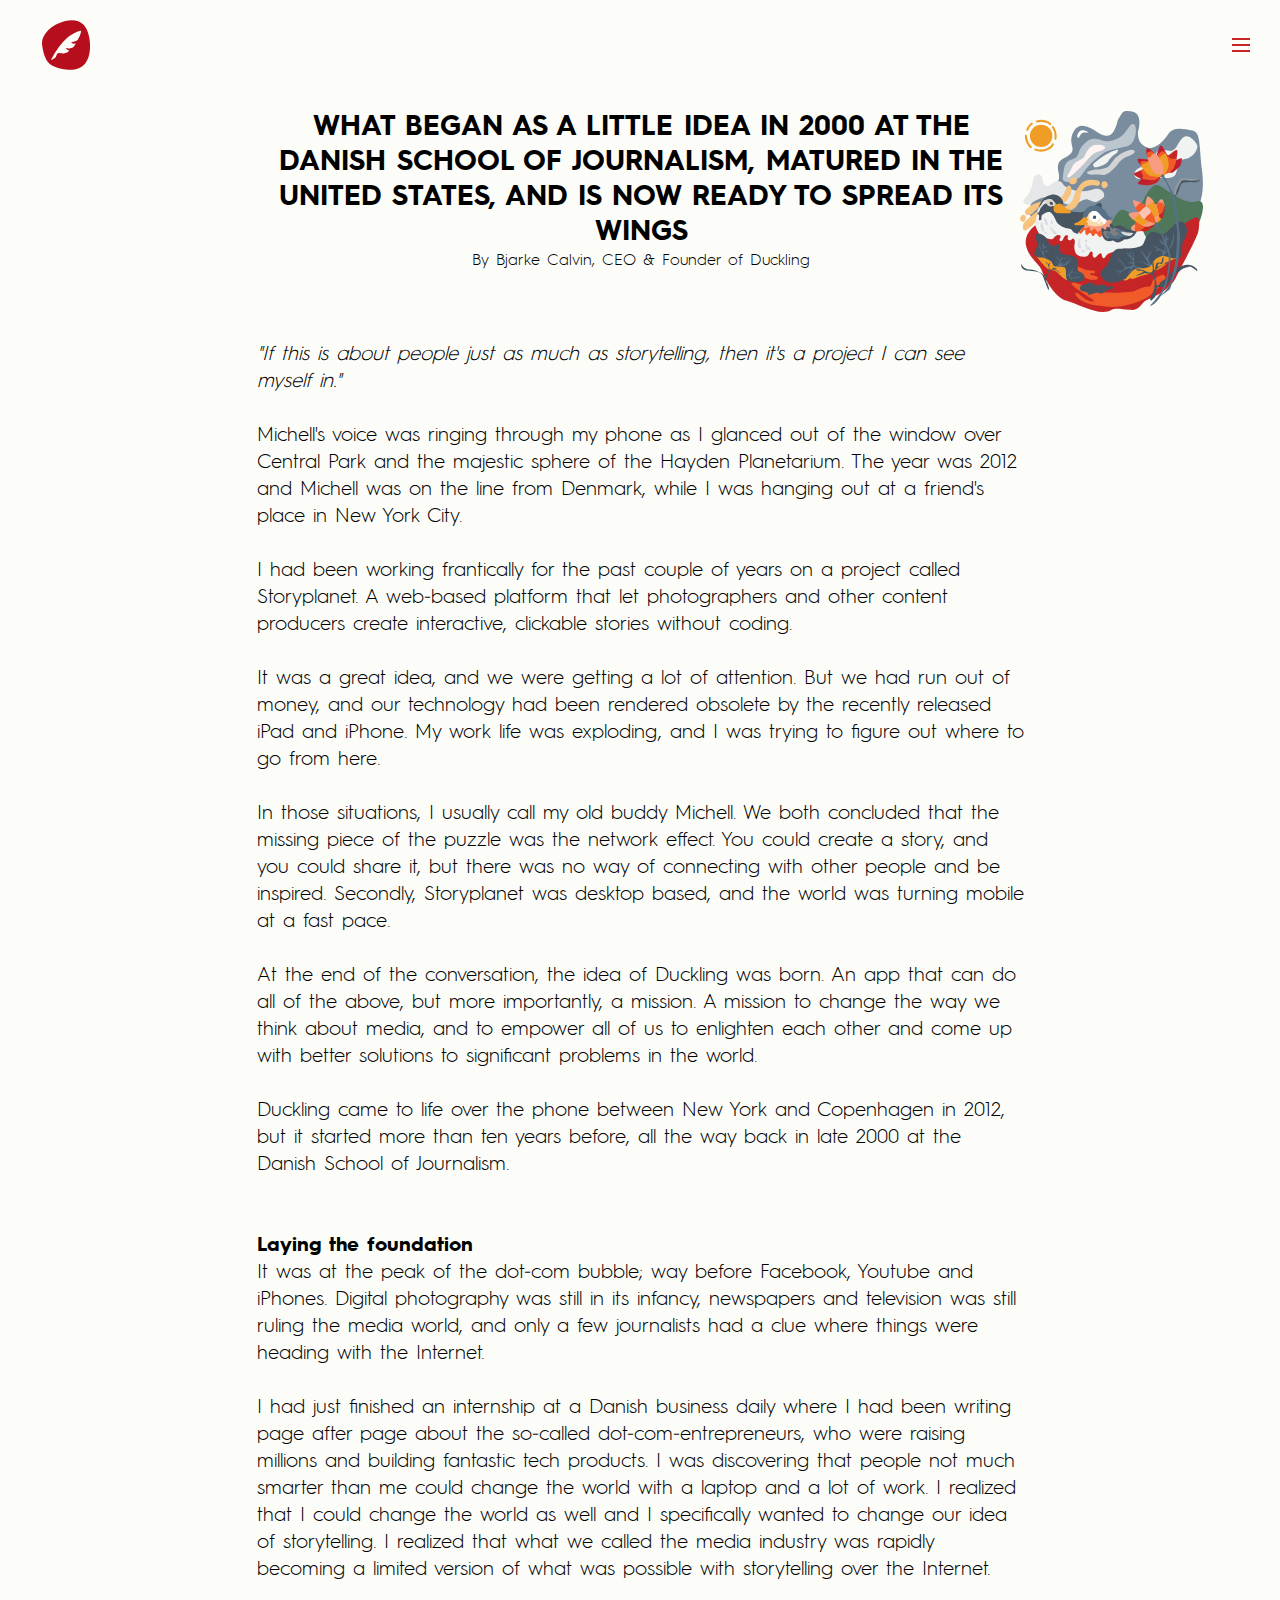
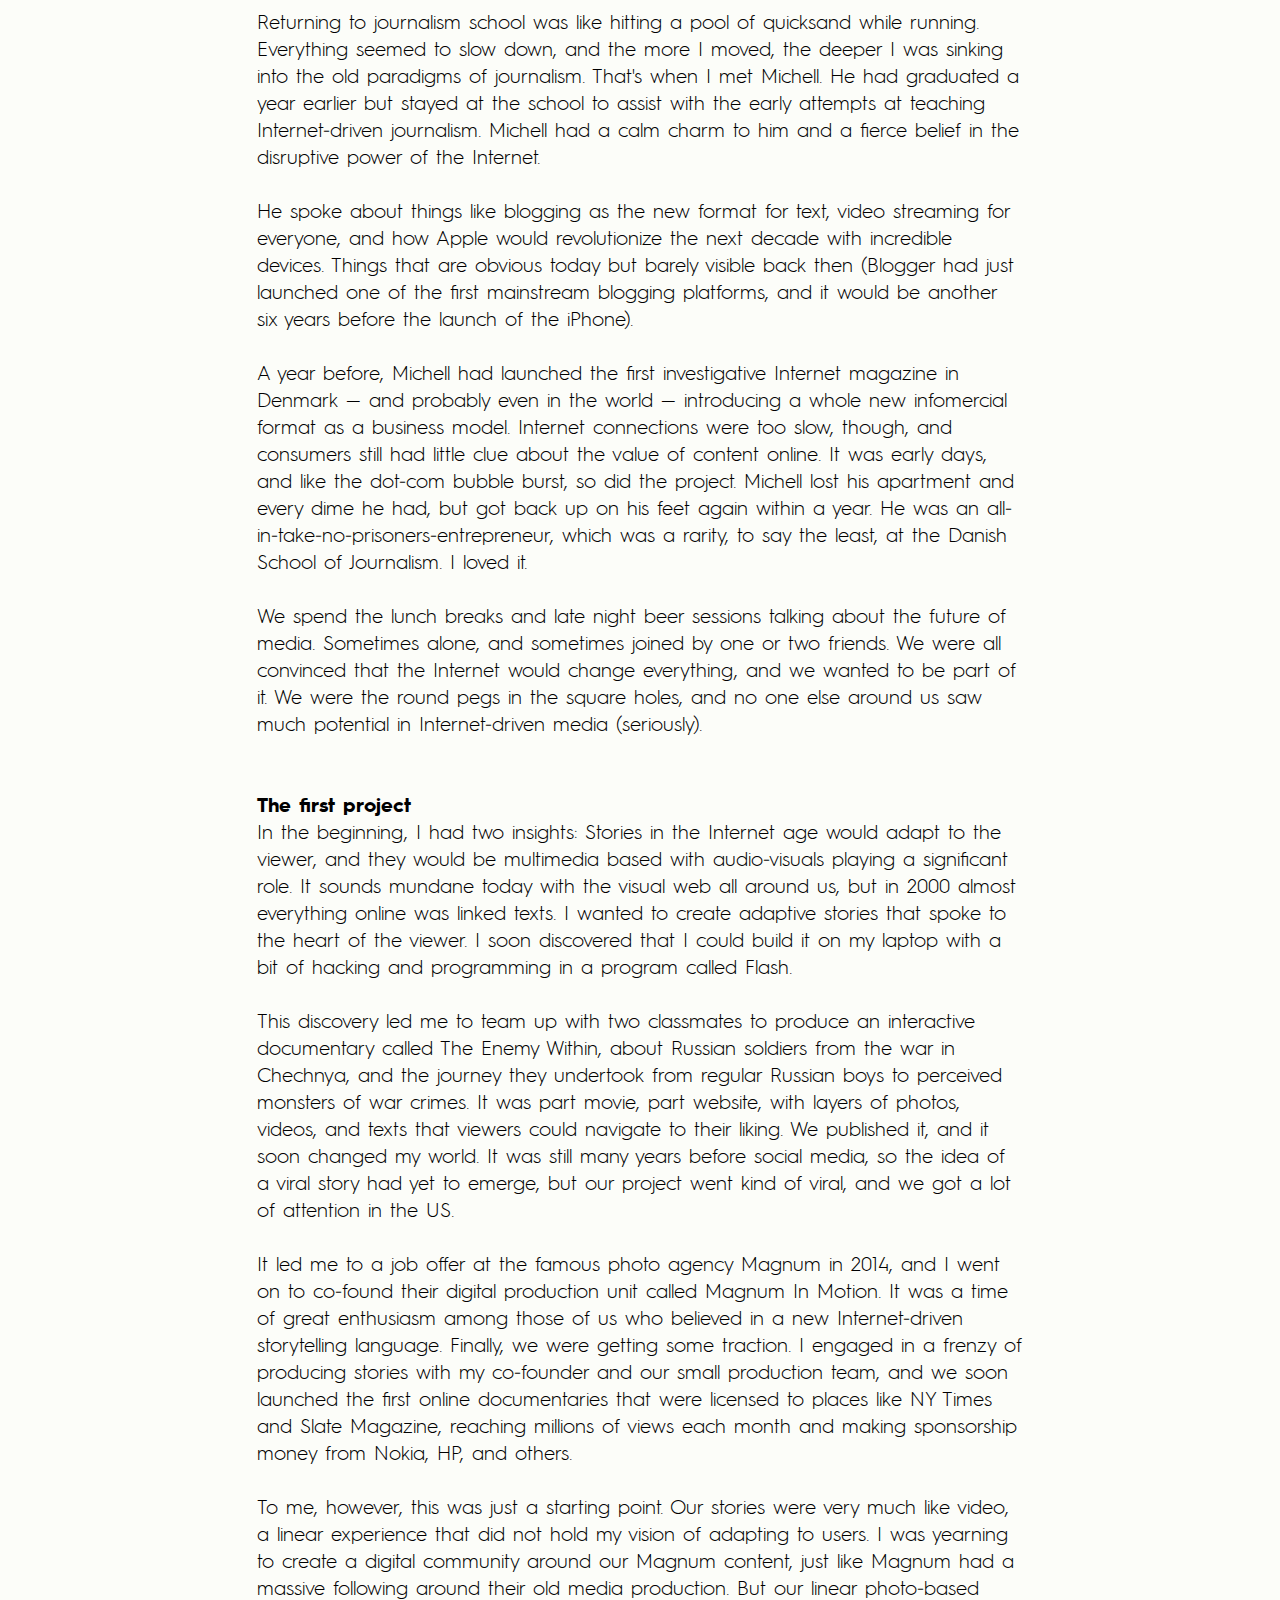
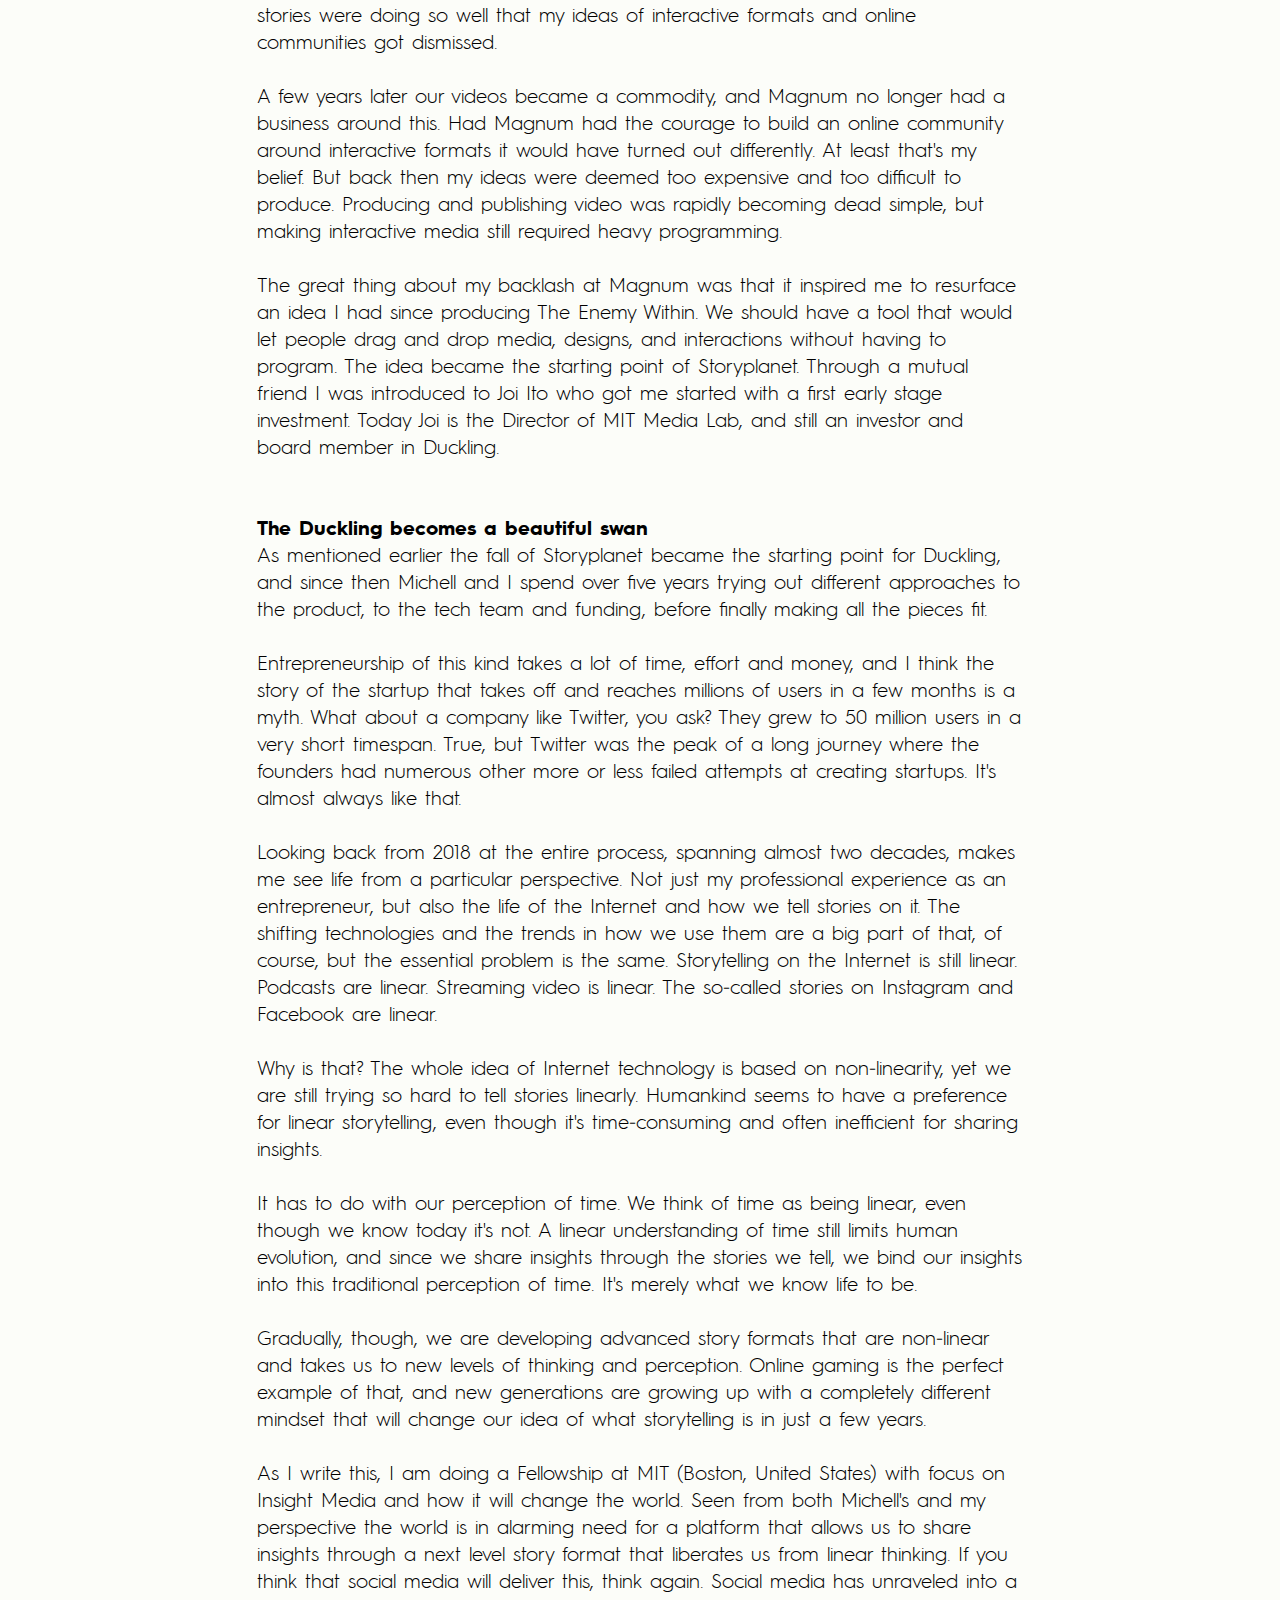
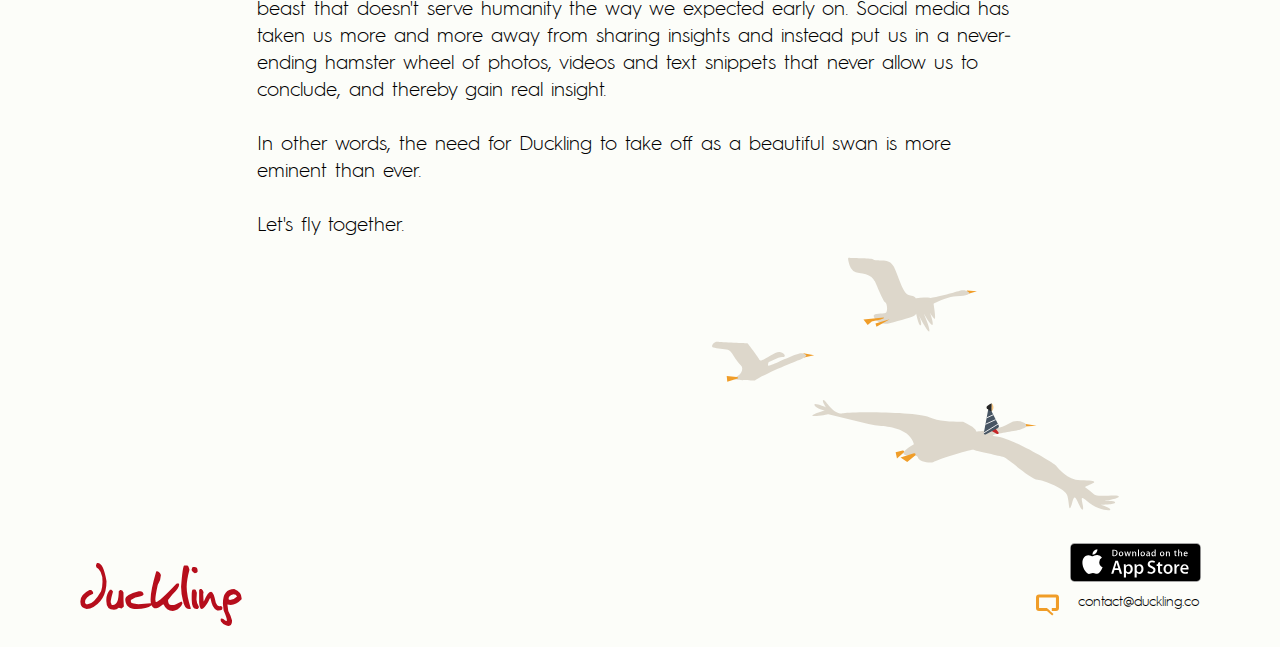
<file: mus v2/about.html>
<!DOCTYPE html>
<html class="nojs html" lang="en-US">
 <head>

  <meta http-equiv="Content-type" content="text/html;charset=UTF-8"/>
  <meta name="generator" content="2018.1.0.386"/>
  <meta name="viewport" content="width=device-width, initial-scale=1.0"/>
  
  <script type="text/javascript">
   // Update the 'nojs'/'js' class on the html node
document.documentElement.className = document.documentElement.className.replace(/\bnojs\b/g, 'js');

// Check that all required assets are uploaded and up-to-date
if(typeof Muse == "undefined") window.Muse = {}; window.Muse.assets = {"required":["museutils.js", "museconfig.js", "jquery.watch.js", "jquery.musemenu.js", "webpro.js", "musewpslideshow.js", "jquery.museoverlay.js", "touchswipe.js", "jquery.museresponsive.js", "require.js", "about.css"], "outOfDate":[]};
</script>
  
  <link rel="shortcut icon" href="images/favicon.ico?crc=339616383"/>
  <title>About</title>
  <!-- CSS -->
  <link rel="stylesheet" type="text/css" href="css/site_global.css?crc=4131438561"/>
  <link rel="stylesheet" type="text/css" href="css/master_mastrabout.css?crc=4037821572"/>
  <link rel="stylesheet" type="text/css" href="css/about.css?crc=212771256" id="pagesheet"/>
  <!-- IE-only CSS -->
  <!--[if lt IE 9]>
  <link rel="stylesheet" type="text/css" href="css/nomq_preview_master_mastrabout.css?crc=226561396"/>
  <link rel="stylesheet" type="text/css" href="css/nomq_about.css?crc=416222596" id="nomq_pagesheet"/>
  <![endif]-->
  <!-- JS includes -->
  <!--[if lt IE 9]>
  <script src="scripts/html5shiv.js?crc=4241844378" type="text/javascript"></script>
  <![endif]-->
    <!--HTML Widget code-->
  
<style>
.menu-toggle{
	flex:0 0 auto;
	width:49px;
	height:50px;
	border:0px solid #FFFFFF;
    box-sizing: border-box;
	cursor:pointer;
	position:relative;
}
.hamburger,.cross{
	position:absolute;
	top:50%;
	left:50%;
	transform:translate(-50%,-50%);
}
.hamburger span{
	display:block;
	width:18px;
	height:2px;
	margin-bottom:4px;
	overflow:hidden;
	position:relative;
}
.hamburger span:last-child{
	margin:0;
}
.hamburger span:before,.hamburger span:after{
	content:"";
	position:absolute;
	width:100%;
	height:100%;
	background-color:#C62527;
	transform:translateX(-200%);
	transition:transform ease 300ms;
}
.hamburger span:after{
	transform:translateX(0);
}
.hamburger span:nth-child(2):before,.hamburger span:nth-child(2):after{
	transition-delay:75ms;
}
.hamburger span:last-child:before,.hamburger span:last-child:after{
	transition-delay:150ms;
}
.menu-toggle:hover .hamburger span:before{
	transform:translateX(0);
}
.menu-toggle:hover .hamburger span:after{
	transform:translateX(200%);
}
.menu-toggle.active .hamburger span:before{
	transform:translateX(100%);
}
.menu-toggle.active .hamburger span:after{
	transform:translateX(200%);
}
.cross span{
	display:block;
	width:5px;
	height:8px;
	background-color:#C62527;
	transform:translateY(50%) rotate(45deg) scaleX(0);
	transition:transform ease 200ms;
}
.cross span:last-child{
	transform:translateY(-50%) rotate(-45deg) scaleX(0);
}
.menu-toggle.active .cross span{
	transition-delay:450ms;
	transform:translateY(50%) rotate(45deg) scaleX(1);
}
.menu-toggle.active .cross span:last-child{
	transform:translateY(-50%) rotate(-45deg) scaleX(1);
}
</style>
	
  <!--/*

*/
-->
 </head>
 <body>

  <div class="breakpoint active" id="bp_infinity" data-min-width="1201"><!-- responsive breakpoint node -->
   <div class="clearfix borderbox" id="page"><!-- group -->
    <div class="clearfix grpelem" id="pu22525"><!-- column -->
     <div class="browser_width colelem" id="u22525-bw">
      <div id="u22525"><!-- column -->
       <div class="clearfix" id="u22525_align_to_page">
        <div class="position_content" id="u22525_position_content">
         <div class="clearfix colelem" id="pu22531-8"><!-- group -->
          <div class="header1 clearfix grpelem shared_content" id="u22531-8" data-sizePolicy="fluidWidth" data-pintopage="page_fixedCenter" data-content-guid="u22531-8_content"><!-- content -->
           <p id="u22531-5"><span id="u22531-3">What began as a little idea in 2000 at the Danish School of Journalism, matured in the United States, and is now ready to spread its wings<br/></span><span id="u22531-4">By Bjarke Calvin, CEO &amp; Founder of Duckling</span></p>
           <p id="u22531-6">&nbsp;</p>
          </div>
          <div class="clip_frame grpelem" id="u22538"><!-- svg -->
           <img class="svg svg_mar temp_no_img_src" id="u22534" data-orig-src="images/vectorart-page-4.svg?crc=4056909286" onload="this.style.height=(this.offsetWidth*201.29447852760737/183.30167597765347)+'px'" alt="" data-mu-svgfallback="images/vectorart%20page%204_poster_.png?crc=4022654800" data-heightwidthratio="1.098360655737705" data-image-width="183" data-image-height="201" src="images/blank.gif?crc=4208392903"/>
          </div>
         </div>
         <div class="clearfix colelem" id="u25540"><!-- column -->
          <div class="clearfix colelem shared_content" id="u22528-94" data-content-guid="u22528-94_content"><!-- content -->
           <p id="u22528-2">&quot;If this is about people just as much as storytelling, then it's a project I can see myself in.&quot;</p>
           <p id="u22528-3">&nbsp;</p>
           <p id="u22528-5">Michell's voice was ringing through my phone as I glanced out of the window over Central Park and the majestic sphere of the Hayden Planetarium. The year was 2012 and Michell was on the line from Denmark, while I was hanging out at a friend's place in New York City.</p>
           <p id="u22528-6">&nbsp;</p>
           <p id="u22528-8">I had been working frantically for the past couple of years on a project called Storyplanet. A web-based platform that let photographers and other content producers create interactive, clickable stories without coding.</p>
           <p id="u22528-9">&nbsp;</p>
           <p id="u22528-11">It was a great idea, and we were getting a lot of attention. But we had run out of money, and our technology had been rendered obsolete by the recently released iPad and iPhone. My work life was exploding, and I was trying to figure out where to go from here.</p>
           <p id="u22528-12">&nbsp;</p>
           <p id="u22528-14">In those situations, I usually call my old buddy Michell. We both concluded that the missing piece of the puzzle was the network effect. You could create a story, and you could share it, but there was no way of connecting with other people and be inspired. Secondly, Storyplanet was desktop based, and the world was turning mobile at a fast pace.</p>
           <p id="u22528-15">&nbsp;</p>
           <p id="u22528-17">At the end of the conversation, the idea of Duckling was born. An app that can do all of the above, but more importantly, a mission. A mission to change the way we think about media, and to empower all of us to enlighten each other and come up with better solutions to significant problems in the world.</p>
           <p id="u22528-18">&nbsp;</p>
           <p id="u22528-20">Duckling came to life over the phone between New York and Copenhagen in 2012, but it started more than ten years before, all the way back in late 2000 at the Danish School of Journalism.</p>
           <p id="u22528-21">&nbsp;</p>
           <p id="u22528-22">&nbsp;</p>
           <p id="u22528-24">Laying the foundation</p>
           <p id="u22528-26">It was at the peak of the dot-com bubble; way before Facebook, Youtube and iPhones. Digital photography was still in its infancy, newspapers and television was still ruling the media world, and only a few journalists had a clue where things were heading with the Internet.</p>
           <p id="u22528-27">&nbsp;</p>
           <p id="u22528-29">I had just finished an internship at a Danish business daily where I had been writing page after page about the so-called dot-com-entrepreneurs, who were raising millions and building fantastic tech products. I was discovering that people not much smarter than me could change the world with a laptop and a lot of work. I realized that I could change the world as well and I specifically wanted to change our idea of storytelling. I realized that what we called the media industry was rapidly becoming a limited version of what was possible with storytelling over the Internet.</p>
           <p id="u22528-30">&nbsp;</p>
           <p id="u22528-32">Returning to journalism school was like hitting a pool of quicksand while running. Everything seemed to slow down, and the more I moved, the deeper I was sinking into the old paradigms of journalism. That's when I met Michell. He had graduated a year earlier but stayed at the school to assist with the early attempts at teaching Internet-driven journalism. Michell had a calm charm to him and a fierce belief in the disruptive power of the Internet.</p>
           <p id="u22528-33">&nbsp;</p>
           <p id="u22528-35">He spoke about things like blogging as the new format for text, video streaming for everyone, and how Apple would revolutionize the next decade with incredible devices. Things that are obvious today but barely visible back then (Blogger had just launched one of the first mainstream blogging platforms, and it would be another six years before the launch of the iPhone).</p>
           <p id="u22528-36">&nbsp;</p>
           <p id="u22528-38">A year before, Michell had launched the first investigative Internet magazine in Denmark — and probably even in the world — introducing a whole new infomercial format as a business model. Internet connections were too slow, though, and consumers still had little clue about the value of content online. It was early days, and like the dot-com bubble burst, so did the project. Michell lost his apartment and every dime he had, but got back up on his feet again within a year. He was an all-in-take-no-prisoners-entrepreneur, which was a rarity, to say the least, at the Danish School of Journalism. I loved it.</p>
           <p id="u22528-39">&nbsp;</p>
           <p id="u22528-41">We spend the lunch breaks and late night beer sessions talking about the future of media. Sometimes alone, and sometimes joined by one or two friends. We were all convinced that the Internet would change everything, and we wanted to be part of it. We were the round pegs in the square holes, and no one else around us saw much potential in Internet-driven media (seriously).</p>
           <p id="u22528-42">&nbsp;</p>
           <p id="u22528-43">&nbsp;</p>
           <p id="u22528-45">The first project</p>
           <p id="u22528-47">In the beginning, I had two insights: Stories in the Internet age would adapt to the viewer, and they would be multimedia based with audio-visuals playing a significant role. It sounds mundane today with the visual web all around us, but in 2000 almost everything online was linked texts. I wanted to create adaptive stories that spoke to the heart of the viewer. I soon discovered that I could build it on my laptop with a bit of hacking and programming in a program called Flash.</p>
           <p id="u22528-48">&nbsp;</p>
           <p id="u22528-50">This discovery led me to team up with two classmates to produce an interactive documentary called The Enemy Within, about Russian soldiers from the war in Chechnya, and the journey they undertook from regular Russian boys to perceived monsters of war crimes. It was part movie, part website, with layers of photos, videos, and texts that viewers could navigate to their liking. We published it, and it soon changed my world. It was still many years before social media, so the idea of a viral story had yet to emerge, but our project went kind of viral, and we got a lot of attention in the US.</p>
           <p id="u22528-51">&nbsp;</p>
           <p id="u22528-53">It led me to a job offer at the famous photo agency Magnum in 2014, and I went on to co-found their digital production unit called Magnum In Motion. It was a time of great enthusiasm among those of us who believed in a new Internet-driven storytelling language. Finally, we were getting some traction. I engaged in a frenzy of producing stories with my co-founder and our small production team, and we soon launched the first online documentaries that were licensed to places like NY Times and Slate Magazine, reaching millions of views each month and making sponsorship money from Nokia, HP, and others.</p>
           <p id="u22528-54">&nbsp;</p>
           <p id="u22528-56">To me, however, this was just a starting point. Our stories were very much like video, a linear experience that did not hold my vision of adapting to users. I was yearning to create a digital community around our Magnum content, just like Magnum had a massive following around their old media production. But our linear photo-based stories were doing so well that my ideas of interactive formats and online communities got dismissed.</p>
           <p id="u22528-57">&nbsp;</p>
           <p id="u22528-59">A few years later our videos became a commodity, and Magnum no longer had a business around this. Had Magnum had the courage to build an online community around interactive formats it would have turned out differently. At least that's my belief. But back then my ideas were deemed too expensive and too difficult to produce. Producing and publishing video was rapidly becoming dead simple, but making interactive media still required heavy programming.</p>
           <p id="u22528-60">&nbsp;</p>
           <p id="u22528-62">The great thing about my backlash at Magnum was that it inspired me to resurface an idea I had since producing The Enemy Within. We should have a tool that would let people drag and drop media, designs, and interactions without having to program. The idea became the starting point of Storyplanet. Through a mutual friend I was introduced to Joi Ito who got me started with a first early stage investment. Today Joi is the Director of MIT Media Lab, and still an investor and board member in Duckling.</p>
           <p id="u22528-63">&nbsp;</p>
           <p id="u22528-64">&nbsp;</p>
           <p id="u22528-66">The Duckling becomes a beautiful swan</p>
           <p id="u22528-68">As mentioned earlier the fall of Storyplanet became the starting point for Duckling, and since then Michell and I spend over five years trying out different approaches to the product, to the tech team and funding, before finally making all the pieces fit.</p>
           <p id="u22528-69">&nbsp;</p>
           <p id="u22528-71">Entrepreneurship of this kind takes a lot of time, effort and money, and I think the story of the startup that takes off and reaches millions of users in a few months is a myth. What about a company like Twitter, you ask? They grew to 50 million users in a very short timespan. True, but Twitter was the peak of a long journey where the founders had numerous other more or less failed attempts at creating startups. It's almost always like that.</p>
           <p id="u22528-72">&nbsp;</p>
           <p id="u22528-74">Looking back from 2018 at the entire process, spanning almost two decades, makes me see life from a particular perspective. Not just my professional experience as an entrepreneur, but also the life of the Internet and how we tell stories on it. The shifting technologies and the trends in how we use them are a big part of that, of course, but the essential problem is the same. Storytelling on the Internet is still linear. Podcasts are linear. Streaming video is linear. The so-called stories on Instagram and Facebook are linear.</p>
           <p id="u22528-75">&nbsp;</p>
           <p id="u22528-77">Why is that? The whole idea of Internet technology is based on non-linearity, yet we are still trying so hard to tell stories linearly. Humankind seems to have a preference for linear storytelling, even though it's time-consuming and often inefficient for sharing insights.</p>
           <p id="u22528-78">&nbsp;</p>
           <p id="u22528-80">It has to do with our perception of time. We think of time as being linear, even though we know today it's not. A linear understanding of time still limits human evolution, and since we share insights through the stories we tell, we bind our insights into this traditional perception of time. It's merely what we know life to be.</p>
           <p id="u22528-81">&nbsp;</p>
           <p id="u22528-83">Gradually, though, we are developing advanced story formats that are non-linear and takes us to new levels of thinking and perception. Online gaming is the perfect example of that, and new generations are growing up with a completely different mindset that will change our idea of what storytelling is in just a few years.</p>
           <p id="u22528-84">&nbsp;</p>
           <p id="u22528-86">As I write this, I am doing a Fellowship at MIT (Boston, United States) with focus on Insight Media and how it will change the world. Seen from both Michell's and my perspective the world is in alarming need for a platform that allows us to share insights through a next level story format that liberates us from linear thinking. If you think that social media will deliver this, think again. Social media has unraveled into a beast that doesn't serve humanity the way we expected early on. Social media has taken us more and more away from sharing insights and instead put us in a never-ending hamster wheel of photos, videos and text snippets that never allow us to conclude, and thereby gain real insight.</p>
           <p id="u22528-87">&nbsp;</p>
           <p id="u22528-89">In other words, the need for Duckling to take off as a beautiful swan is more eminent than ever.</p>
           <p id="u22528-90">&nbsp;</p>
           <p id="u22528-92">Let's fly together.</p>
          </div>
          <div class="clip_frame colelem" id="u25395"><!-- svg -->
           <img class="svg svg_mar temp_no_img_src" id="u25391" data-orig-src="images/labut4-03.svg?crc=114211536" onload="this.style.height=(this.offsetWidth*291/422.72485207100584)+'px'" alt="" data-mu-svgfallback="images/labut4-03_poster_.png?crc=3771541214" data-heightwidthratio="0.6879432624113475" data-image-width="423" data-image-height="291" src="images/blank.gif?crc=4208392903"/>
          </div>
         </div>
        </div>
       </div>
      </div>
     </div>
     <div class="clearfix colelem" id="pu23067"><!-- group -->
      <div class="clip_frame grpelem" id="u23067" data-sizePolicy="fixed" data-pintopage="page_fixedLeft"><!-- svg -->
       <img class="svg temp_no_img_src" id="u23068" data-orig-src="images/duckling-font.svg?crc=138734765" width="162" height="63" alt="" data-mu-svgfallback="images/duckling%20font_poster_.png?crc=4025718156" src="images/blank.gif?crc=4208392903"/>
      </div>
      <div class="clearfix grpelem" id="u25232"><!-- column -->
       <a class="nonblock nontext clip_frame colelem" id="u23074" href="https://itunes.apple.com/us/app/duckling-free-your-story/id1326536917?ls=1&amp;mt=8" target="_blank" data-sizePolicy="fixed" data-pintopage="page_fixedRight"><!-- svg --><img class="svg temp_no_img_src" id="u23075" data-orig-src="images/button-download-app-store.svg?crc=286706309" width="131" height="39" alt="" data-mu-svgfallback="images/button%20download%20app%20store_poster_.png?crc=3997985020" src="images/blank.gif?crc=4208392903"/></a>
       <div class="clearfix colelem" id="u23070"><!-- group -->
        <div class="clip_frame grpelem" id="u23072" data-sizePolicy="fixed" data-pintopage="page_fixedRight"><!-- svg -->
         <img class="svg temp_no_img_src" id="u23073" data-orig-src="images/mssg.svg?crc=221077381" width="23" height="22" alt="" data-mu-svgfallback="images/mssg_poster_.png?crc=4044914698" src="images/blank.gif?crc=4208392903"/>
        </div>
        <div class="footr-txt clearfix grpelem shared_content" id="u23071-4" data-sizePolicy="fixed" data-pintopage="page_fixedRight" data-content-guid="u23071-4_content"><!-- content -->
         <p id="u23071-2">contact@duckling.co</p>
        </div>
       </div>
      </div>
     </div>
    </div>
    <div class="clearfix grpelem" id="ppamphletu87084"><!-- group -->
     <div class="PamphletWidget clearfix allow_click_through" id="pamphletu87084" data-visibility="changed" style="visibility:hidden"><!-- none box -->
      <div class="popup_anchor allow_click_through" data-col-pos="0" id="u87092popup">
       <div id="u87092-wrapper">
        <div class="ContainerGroup clearfix" data-col-pos="0" id="u87092"><!-- none box -->
         <div class="Container invi clearfix" data-col-pos="0" id="u87093"><!-- group -->
          <nav class="MenuBar clearfix grpelem" id="menuu87094" data-sizePolicy="fixed" data-pintopage="page_fixedLeft"><!-- vertical box -->
           <div class="MenuItemContainer clearfix colelem" id="u87116"><!-- horizontal box -->
            <a class="nonblock nontext MenuItem MenuItemWithSubMenu rounded-corners clearfix grpelem" id="u87119" href="index.html#home"><!-- horizontal box --><div class="MenuItemLabel rounded-corners clearfix grpelem" id="u87122-4" data-sizePolicy="fixed" data-pintopage="page_fixedLeft"><!-- content --><p class="shared_content" data-content-guid="u87122-4_0_content">Home</p></div></a>
           </div>
           <div class="MenuItemContainer clearfix colelem" id="u87095"><!-- horizontal box -->
            <a class="nonblock nontext MenuItem MenuItemWithSubMenu rounded-corners clearfix grpelem" id="u87096" href="index.html#why"><!-- horizontal box --><div class="MenuItemLabel rounded-corners clearfix grpelem" id="u87099-4" data-sizePolicy="fixed" data-pintopage="page_fixedLeft"><!-- content --><p class="shared_content" data-content-guid="u87099-4_0_content">Why</p></div></a>
           </div>
           <div class="MenuItemContainer clearfix colelem" id="u87109"><!-- horizontal box -->
            <a class="nonblock nontext MenuItem MenuItemWithSubMenu rounded-corners clearfix grpelem" id="u87112" href="index.html#how"><!-- horizontal box --><div class="MenuItemLabel rounded-corners clearfix grpelem" id="u87115-4" data-sizePolicy="fixed" data-pintopage="page_fixedLeft"><!-- content --><p class="shared_content" data-content-guid="u87115-4_0_content">How</p></div></a>
           </div>
           <div class="MenuItemContainer clearfix colelem" id="u87130"><!-- horizontal box -->
            <a class="nonblock nontext MenuItem MenuItemWithSubMenu rounded-corners clearfix grpelem" id="u87133" href="index.html#education"><!-- horizontal box --><div class="MenuItemLabel rounded-corners clearfix grpelem" id="u87136-4" data-sizePolicy="fixed" data-pintopage="page_fixedLeft"><!-- content --><p class="shared_content" data-content-guid="u87136-4_0_content">Education</p></div></a>
           </div>
           <div class="MenuItemContainer clearfix colelem" id="u87137"><!-- horizontal box -->
            <a class="nonblock nontext MenuItem MenuItemWithSubMenu rounded-corners clearfix grpelem" id="u87140" href="index.html#featured-insights"><!-- horizontal box --><div class="MenuItemLabel rounded-corners clearfix grpelem" id="u87143-4" data-sizePolicy="fixed" data-pintopage="page_fixedLeft"><!-- content --><p class="shared_content" data-content-guid="u87143-4_0_content">Showroom</p></div></a>
           </div>
           <div class="MenuItemContainer clearfix colelem" id="u87123"><!-- horizontal box -->
            <a class="nonblock nontext MenuItem MenuItemWithSubMenu rounded-corners clearfix grpelem" id="u87124" href="index.html#features"><!-- horizontal box --><div class="MenuItemLabel rounded-corners clearfix grpelem" id="u87125-4" data-sizePolicy="fixed" data-pintopage="page_fixedLeft"><!-- content --><p class="shared_content" data-content-guid="u87125-4_0_content">Features</p></div></a>
           </div>
           <div class="MenuItemContainer clearfix colelem" id="u87102"><!-- horizontal box -->
            <a class="nonblock nontext MenuItem MenuItemWithSubMenu MuseMenuActive rounded-corners clearfix grpelem" id="u87105" href="about.html"><!-- horizontal box --><div class="MenuItemLabel rounded-corners clearfix grpelem" id="u87107-4" data-sizePolicy="fixed" data-pintopage="page_fixedLeft"><!-- content --><p class="shared_content" data-content-guid="u87107-4_0_content">About</p></div></a>
           </div>
          </nav>
         </div>
        </div>
       </div>
      </div>
      <div class="ThumbGroup clearfix grpelem" data-col-pos="1" id="u87085" data-sizePolicy="fluidWidth" data-pintopage="page_fixedLeft"><!-- none box -->
       <div class="popup_anchor allow_click_through" data-col-pos="0" id="u87086popup">
        <div class="Thumb popup_element clearfix" data-col-pos="0" id="u87086"><!-- group -->
         <div class="size_fixed grpelem shared_content" id="u87087" data-sizePolicy="fixed" data-pintopage="page_fixedRight" data-content-guid="u87087_content"><!-- custom html -->
          
  <div class="menu-toggle">
	<div class="hamburger">
		<span></span>
		<span></span>
		<span></span>
	</div>
	<div class="cross">
		<span></span>
		<span></span>
	</div>
</div>

         </div>
        </div>
       </div>
      </div>
     </div>
     <a class="nonblock nontext clip_frame shared_content" id="u23063" href="index.html" data-content-guid="u23063_content"><!-- svg --><img class="svg temp_no_img_src" id="u23064" data-orig-src="images/mainlogo.svg?crc=4013952176" width="48" height="50" alt="" data-mu-svgfallback="images/mainlogo_poster_.png?crc=19456442" src="images/blank.gif?crc=4208392903"/></a>
    </div>
   </div>
  </div>
  <div class="breakpoint" id="bp_1200" data-min-width="801" data-max-width="1200"><!-- responsive breakpoint node -->
   <div class="clearfix borderbox temp_no_id" data-orig-id="page"><!-- group -->
    <div class="clearfix grpelem temp_no_id" data-orig-id="pu22525"><!-- column -->
     <div class="browser_width colelem temp_no_id" data-orig-id="u22525-bw">
      <div class="temp_no_id" data-orig-id="u22525"><!-- column -->
       <div class="clearfix temp_no_id" data-orig-id="u22525_align_to_page">
        <div class="position_content temp_no_id" data-orig-id="u22525_position_content">
         <div class="clearfix colelem temp_no_id" data-orig-id="pu22531-8"><!-- group -->
          <span class="header1 clearfix grpelem placeholder" data-placeholder-for="u22531-8_content"><!-- placeholder node --></span>
          <div class="clip_frame grpelem temp_no_id" data-orig-id="u22538"><!-- svg -->
           <img class="svg svg_mar temp_no_id temp_no_img_src" data-orig-src="images/vectorart-page-4.svg?crc=4056909286" onload="this.style.height=(this.offsetWidth*193.24269938650306/175.9696089385472)+'px'" alt="" data-mu-svgfallback="images/vectorart%20page%204_poster_.png?crc=4022654800" data-heightwidthratio="1.0965909090909092" data-image-width="176" data-image-height="193" data-orig-id="u22534" src="images/blank.gif?crc=4208392903"/>
          </div>
         </div>
         <div class="clearfix colelem temp_no_id" data-orig-id="u25540"><!-- column -->
          <span class="clearfix colelem placeholder" data-placeholder-for="u22528-94_content"><!-- placeholder node --></span>
          <div class="clip_frame colelem temp_no_id" data-orig-id="u25395"><!-- svg -->
           <img class="svg svg_mar temp_no_id temp_no_img_src" data-orig-src="images/labut4-03.svg?crc=114211536" onload="this.style.height=(this.offsetWidth*279.3599999999997/405.8158579881654)+'px'" alt="" data-mu-svgfallback="images/labut4-03_poster_.png?crc=3771541214" data-heightwidthratio="0.687192118226601" data-image-width="406" data-image-height="279" data-orig-id="u25391" src="images/blank.gif?crc=4208392903"/>
          </div>
         </div>
        </div>
       </div>
      </div>
     </div>
     <div class="clearfix colelem temp_no_id" data-orig-id="pu23067"><!-- group -->
      <div class="clip_frame grpelem temp_no_id" data-sizePolicy="fixed" data-pintopage="page_fixedLeft" data-orig-id="u23067"><!-- svg -->
       <img class="svg temp_no_id temp_no_img_src" data-orig-src="images/duckling-font.svg?crc=138734765" width="182" height="71" alt="" data-mu-svgfallback="images/duckling%20font_poster_.png?crc=4025718156" data-orig-id="u23068" src="images/blank.gif?crc=4208392903"/>
      </div>
      <div class="clearfix grpelem temp_no_id" data-orig-id="u25232"><!-- column -->
       <a class="nonblock nontext clip_frame colelem temp_no_id" href="https://itunes.apple.com/us/app/duckling-free-your-story/id1326536917?ls=1&amp;mt=8" target="_blank" data-sizePolicy="fluidWidthHeight" data-pintopage="page_fixedRight" data-orig-id="u23074"><!-- svg --><img class="svg svg_mar temp_no_id temp_no_img_src" data-orig-src="images/button-download-app-store.svg?crc=286706309" onload="this.style.height=(this.offsetWidth*49.28124999999997/166)+'px'" alt="" data-mu-svgfallback="images/button%20download%20app%20store_poster_.png?crc=3997985020" data-heightwidthratio="0.29518072289156627" data-image-width="166" data-image-height="49" data-orig-id="u23075" src="images/blank.gif?crc=4208392903"/></a>
       <div class="clearfix colelem temp_no_id shared_content" data-orig-id="u23070" data-content-guid="u23070_content"><!-- group -->
        <div class="clip_frame grpelem temp_no_id" data-sizePolicy="fixed" data-pintopage="page_fixedRight" data-orig-id="u23072"><!-- svg -->
         <img class="svg temp_no_id temp_no_img_src" data-orig-src="images/mssg.svg?crc=221077381" width="22" height="21" alt="" data-mu-svgfallback="images/mssg_poster_.png?crc=4044914698" data-orig-id="u23073" src="images/blank.gif?crc=4208392903"/>
        </div>
        <span class="footr-txt clearfix grpelem placeholder" data-placeholder-for="u23071-4_content"><!-- placeholder node --></span>
       </div>
      </div>
     </div>
    </div>
    <div class="clearfix grpelem temp_no_id" data-orig-id="ppamphletu87084"><!-- group -->
     <div class="PamphletWidget clearfix allow_click_through temp_no_id" data-visibility="changed" style="visibility:hidden" data-orig-id="pamphletu87084"><!-- none box -->
      <div class="popup_anchor allow_click_through temp_no_id" data-col-pos="0" data-orig-id="u87092popup">
       <div class="temp_no_id" data-orig-id="u87092-wrapper">
        <div class="ContainerGroup clearfix temp_no_id" data-col-pos="0" data-orig-id="u87092"><!-- none box -->
         <div class="Container invi clearfix temp_no_id" data-col-pos="0" data-orig-id="u87093"><!-- group -->
          <nav class="MenuBar clearfix grpelem temp_no_id" data-sizePolicy="fixed" data-pintopage="page_fixedLeft" data-orig-id="menuu87094"><!-- vertical box -->
           <div class="MenuItemContainer clearfix colelem temp_no_id" data-orig-id="u87116"><!-- horizontal box -->
            <a class="nonblock nontext MenuItem MenuItemWithSubMenu rounded-corners clearfix grpelem temp_no_id" href="index.html#home" data-orig-id="u87119"><!-- horizontal box --><div class="MenuItemLabel rounded-corners clearfix grpelem temp_no_id" data-sizePolicy="fixed" data-pintopage="page_fixedLeft" data-orig-id="u87122-4"><!-- content --><span class="placeholder" data-placeholder-for="u87122-4_0_content"><!-- placeholder node --></span></div></a>
           </div>
           <div class="MenuItemContainer clearfix colelem temp_no_id" data-orig-id="u87095"><!-- horizontal box -->
            <a class="nonblock nontext MenuItem MenuItemWithSubMenu rounded-corners clearfix grpelem temp_no_id" href="index.html#why" data-orig-id="u87096"><!-- horizontal box --><div class="MenuItemLabel rounded-corners clearfix grpelem temp_no_id" data-sizePolicy="fixed" data-pintopage="page_fixedLeft" data-orig-id="u87099-4"><!-- content --><span class="placeholder" data-placeholder-for="u87099-4_0_content"><!-- placeholder node --></span></div></a>
           </div>
           <div class="MenuItemContainer clearfix colelem temp_no_id" data-orig-id="u87109"><!-- horizontal box -->
            <a class="nonblock nontext MenuItem MenuItemWithSubMenu rounded-corners clearfix grpelem temp_no_id" href="index.html#how" data-orig-id="u87112"><!-- horizontal box --><div class="MenuItemLabel rounded-corners clearfix grpelem temp_no_id" data-sizePolicy="fixed" data-pintopage="page_fixedLeft" data-orig-id="u87115-4"><!-- content --><span class="placeholder" data-placeholder-for="u87115-4_0_content"><!-- placeholder node --></span></div></a>
           </div>
           <div class="MenuItemContainer clearfix colelem temp_no_id" data-orig-id="u87130"><!-- horizontal box -->
            <a class="nonblock nontext MenuItem MenuItemWithSubMenu rounded-corners clearfix grpelem temp_no_id" href="index.html#education" data-orig-id="u87133"><!-- horizontal box --><div class="MenuItemLabel rounded-corners clearfix grpelem temp_no_id" data-sizePolicy="fixed" data-pintopage="page_fixedLeft" data-orig-id="u87136-4"><!-- content --><span class="placeholder" data-placeholder-for="u87136-4_0_content"><!-- placeholder node --></span></div></a>
           </div>
           <div class="MenuItemContainer clearfix colelem temp_no_id" data-orig-id="u87137"><!-- horizontal box -->
            <a class="nonblock nontext MenuItem MenuItemWithSubMenu rounded-corners clearfix grpelem temp_no_id" href="index.html#featured-insights" data-orig-id="u87140"><!-- horizontal box --><div class="MenuItemLabel rounded-corners clearfix grpelem temp_no_id" data-sizePolicy="fixed" data-pintopage="page_fixedLeft" data-orig-id="u87143-4"><!-- content --><span class="placeholder" data-placeholder-for="u87143-4_0_content"><!-- placeholder node --></span></div></a>
           </div>
           <div class="MenuItemContainer clearfix colelem temp_no_id" data-orig-id="u87123"><!-- horizontal box -->
            <a class="nonblock nontext MenuItem MenuItemWithSubMenu rounded-corners clearfix grpelem temp_no_id" href="index.html#features" data-orig-id="u87124"><!-- horizontal box --><div class="MenuItemLabel rounded-corners clearfix grpelem temp_no_id" data-sizePolicy="fixed" data-pintopage="page_fixedLeft" data-orig-id="u87125-4"><!-- content --><span class="placeholder" data-placeholder-for="u87125-4_0_content"><!-- placeholder node --></span></div></a>
           </div>
           <div class="MenuItemContainer clearfix colelem temp_no_id" data-orig-id="u87102"><!-- horizontal box -->
            <a class="nonblock nontext MenuItem MenuItemWithSubMenu MuseMenuActive rounded-corners clearfix grpelem temp_no_id" href="about.html" data-orig-id="u87105"><!-- horizontal box --><div class="MenuItemLabel rounded-corners clearfix grpelem temp_no_id" data-sizePolicy="fixed" data-pintopage="page_fixedLeft" data-orig-id="u87107-4"><!-- content --><span class="placeholder" data-placeholder-for="u87107-4_0_content"><!-- placeholder node --></span></div></a>
           </div>
          </nav>
         </div>
        </div>
       </div>
      </div>
      <div class="ThumbGroup clearfix grpelem temp_no_id" data-col-pos="1" data-sizePolicy="fluidWidth" data-pintopage="page_fixedLeft" data-orig-id="u87085"><!-- none box -->
       <div class="popup_anchor allow_click_through temp_no_id" data-col-pos="0" data-orig-id="u87086popup">
        <div class="Thumb popup_element clearfix temp_no_id" data-col-pos="0" data-orig-id="u87086"><!-- group -->
         <span class="size_fixed grpelem placeholder" data-placeholder-for="u87087_content"><!-- placeholder node --></span>
        </div>
       </div>
      </div>
     </div>
     <span class="nonblock nontext clip_frame placeholder" data-placeholder-for="u23063_content"><!-- placeholder node --></span>
    </div>
   </div>
  </div>
  <div class="breakpoint" id="bp_800" data-min-width="655" data-max-width="800"><!-- responsive breakpoint node -->
   <div class="clearfix borderbox temp_no_id" data-orig-id="page"><!-- group -->
    <div class="clearfix grpelem temp_no_id" data-orig-id="pu22525"><!-- column -->
     <div class="browser_width colelem temp_no_id" data-orig-id="u22525-bw">
      <div class="temp_no_id" data-orig-id="u22525"><!-- column -->
       <div class="clearfix temp_no_id" data-orig-id="u22525_align_to_page">
        <div class="position_content temp_no_id" data-orig-id="u22525_position_content">
         <div class="clearfix colelem temp_no_id" data-orig-id="pu22531-8"><!-- group -->
          <span class="header1 clearfix grpelem placeholder" data-placeholder-for="u22531-8_content"><!-- placeholder node --></span>
          <div class="clip_frame grpelem temp_no_id" data-orig-id="u22538"><!-- svg -->
           <img class="svg svg_mar temp_no_id temp_no_img_src" data-orig-src="images/vectorart-page-4.svg?crc=4056909286" onload="this.style.height=(this.offsetWidth*128.8284662576687/117.31307262569813)+'px'" alt="" data-mu-svgfallback="images/vectorart%20page%204_poster_.png?crc=4022654800" data-heightwidthratio="1.1025641025641026" data-image-width="117" data-image-height="129" data-orig-id="u22534" src="images/blank.gif?crc=4208392903"/>
          </div>
         </div>
         <div class="clearfix colelem temp_no_id" data-orig-id="u25540"><!-- column -->
          <span class="clearfix colelem placeholder" data-placeholder-for="u22528-94_content"><!-- placeholder node --></span>
          <div class="clip_frame colelem temp_no_id" data-orig-id="u25395"><!-- svg -->
           <img class="svg svg_mar temp_no_id temp_no_img_src" data-orig-src="images/labut4-03.svg?crc=114211536" onload="this.style.height=(this.offsetWidth*186.23999999999978/270.54390532544363)+'px'" alt="" data-mu-svgfallback="images/labut4-03_poster_.png?crc=3771541214" data-heightwidthratio="0.6863468634686347" data-image-width="271" data-image-height="186" data-orig-id="u25391" src="images/blank.gif?crc=4208392903"/>
          </div>
         </div>
        </div>
       </div>
      </div>
     </div>
     <div class="clearfix colelem temp_no_id" data-orig-id="pu23067"><!-- group -->
      <div class="clip_frame grpelem temp_no_id" data-sizePolicy="fixed" data-pintopage="page_fixedLeft" data-orig-id="u23067"><!-- svg -->
       <img class="svg temp_no_id temp_no_img_src" data-orig-src="images/duckling-font.svg?crc=138734765" width="158" height="62" alt="" data-mu-svgfallback="images/duckling%20font_poster_.png?crc=4025718156" data-orig-id="u23068" src="images/blank.gif?crc=4208392903"/>
      </div>
      <div class="clearfix grpelem temp_no_id" data-orig-id="u25232"><!-- column -->
       <a class="nonblock nontext clip_frame colelem temp_no_id" href="https://itunes.apple.com/us/app/duckling-free-your-story/id1326536917?ls=1&amp;mt=8" target="_blank" data-sizePolicy="fluidWidthHeight" data-pintopage="page_fixedRight" data-orig-id="u23074"><!-- svg --><img class="svg svg_mar temp_no_id temp_no_img_src" data-orig-src="images/button-download-app-store.svg?crc=286706309" onload="this.style.height=(this.offsetWidth*32.85416666666661/110.66666666666664)+'px'" alt="" data-mu-svgfallback="images/button%20download%20app%20store_poster_.png?crc=3997985020" data-heightwidthratio="0.2972972972972973" data-image-width="111" data-image-height="33" data-orig-id="u23075" src="images/blank.gif?crc=4208392903"/></a>
       <span class="clearfix colelem placeholder" data-placeholder-for="u23070_content"><!-- placeholder node --></span>
      </div>
     </div>
    </div>
    <div class="clearfix grpelem temp_no_id" data-orig-id="ppamphletu87084"><!-- group -->
     <div class="PamphletWidget clearfix allow_click_through temp_no_id" data-visibility="changed" style="visibility:hidden" data-orig-id="pamphletu87084"><!-- none box -->
      <div class="popup_anchor allow_click_through temp_no_id" data-col-pos="0" data-orig-id="u87092popup">
       <div class="temp_no_id" data-orig-id="u87092-wrapper">
        <div class="ContainerGroup clearfix temp_no_id" data-col-pos="0" data-orig-id="u87092"><!-- none box -->
         <div class="Container invi clearfix temp_no_id" data-col-pos="0" data-orig-id="u87093"><!-- group -->
          <nav class="MenuBar clearfix grpelem temp_no_id" data-sizePolicy="fixed" data-pintopage="page_fixedLeft" data-orig-id="menuu87094"><!-- vertical box -->
           <div class="MenuItemContainer clearfix colelem temp_no_id" data-orig-id="u87116"><!-- horizontal box -->
            <a class="nonblock nontext MenuItem MenuItemWithSubMenu rounded-corners clearfix grpelem temp_no_id" href="index.html#home" data-orig-id="u87119"><!-- horizontal box --><div class="MenuItemLabel rounded-corners clearfix grpelem temp_no_id" data-sizePolicy="fixed" data-pintopage="page_fixedLeft" data-orig-id="u87122-4"><!-- content --><span class="placeholder" data-placeholder-for="u87122-4_0_content"><!-- placeholder node --></span></div></a>
           </div>
           <div class="MenuItemContainer clearfix colelem temp_no_id" data-orig-id="u87095"><!-- horizontal box -->
            <a class="nonblock nontext MenuItem MenuItemWithSubMenu rounded-corners clearfix grpelem temp_no_id" href="index.html#why" data-orig-id="u87096"><!-- horizontal box --><div class="MenuItemLabel rounded-corners clearfix grpelem temp_no_id" data-sizePolicy="fixed" data-pintopage="page_fixedLeft" data-orig-id="u87099-4"><!-- content --><span class="placeholder" data-placeholder-for="u87099-4_0_content"><!-- placeholder node --></span></div></a>
           </div>
           <div class="MenuItemContainer clearfix colelem temp_no_id" data-orig-id="u87109"><!-- horizontal box -->
            <a class="nonblock nontext MenuItem MenuItemWithSubMenu rounded-corners clearfix grpelem temp_no_id" href="index.html#how" data-orig-id="u87112"><!-- horizontal box --><div class="MenuItemLabel rounded-corners clearfix grpelem temp_no_id" data-sizePolicy="fixed" data-pintopage="page_fixedLeft" data-orig-id="u87115-4"><!-- content --><span class="placeholder" data-placeholder-for="u87115-4_0_content"><!-- placeholder node --></span></div></a>
           </div>
           <div class="MenuItemContainer clearfix colelem temp_no_id" data-orig-id="u87130"><!-- horizontal box -->
            <a class="nonblock nontext MenuItem MenuItemWithSubMenu rounded-corners clearfix grpelem temp_no_id" href="index.html#education" data-orig-id="u87133"><!-- horizontal box --><div class="MenuItemLabel rounded-corners clearfix grpelem temp_no_id" data-sizePolicy="fixed" data-pintopage="page_fixedLeft" data-orig-id="u87136-4"><!-- content --><span class="placeholder" data-placeholder-for="u87136-4_0_content"><!-- placeholder node --></span></div></a>
           </div>
           <div class="MenuItemContainer clearfix colelem temp_no_id" data-orig-id="u87137"><!-- horizontal box -->
            <a class="nonblock nontext MenuItem MenuItemWithSubMenu rounded-corners clearfix grpelem temp_no_id" href="index.html#featured-insights" data-orig-id="u87140"><!-- horizontal box --><div class="MenuItemLabel rounded-corners clearfix grpelem temp_no_id" data-sizePolicy="fixed" data-pintopage="page_fixedLeft" data-orig-id="u87143-4"><!-- content --><span class="placeholder" data-placeholder-for="u87143-4_0_content"><!-- placeholder node --></span></div></a>
           </div>
           <div class="MenuItemContainer clearfix colelem temp_no_id" data-orig-id="u87123"><!-- horizontal box -->
            <a class="nonblock nontext MenuItem MenuItemWithSubMenu rounded-corners clearfix grpelem temp_no_id" href="index.html#features" data-orig-id="u87124"><!-- horizontal box --><div class="MenuItemLabel rounded-corners clearfix grpelem temp_no_id" data-sizePolicy="fixed" data-pintopage="page_fixedLeft" data-orig-id="u87125-4"><!-- content --><span class="placeholder" data-placeholder-for="u87125-4_0_content"><!-- placeholder node --></span></div></a>
           </div>
           <div class="MenuItemContainer clearfix colelem temp_no_id" data-orig-id="u87102"><!-- horizontal box -->
            <a class="nonblock nontext MenuItem MenuItemWithSubMenu MuseMenuActive rounded-corners clearfix grpelem temp_no_id" href="about.html" data-orig-id="u87105"><!-- horizontal box --><div class="MenuItemLabel rounded-corners clearfix grpelem temp_no_id" data-sizePolicy="fixed" data-pintopage="page_fixedLeft" data-orig-id="u87107-4"><!-- content --><span class="placeholder" data-placeholder-for="u87107-4_0_content"><!-- placeholder node --></span></div></a>
           </div>
          </nav>
         </div>
        </div>
       </div>
      </div>
      <div class="ThumbGroup clearfix grpelem temp_no_id" data-col-pos="1" data-sizePolicy="fluidWidth" data-pintopage="page_fixedLeft" data-orig-id="u87085"><!-- none box -->
       <div class="popup_anchor allow_click_through temp_no_id" data-col-pos="0" data-orig-id="u87086popup">
        <div class="Thumb popup_element clearfix temp_no_id" data-col-pos="0" data-orig-id="u87086"><!-- group -->
         <span class="size_fixed grpelem placeholder" data-placeholder-for="u87087_content"><!-- placeholder node --></span>
        </div>
       </div>
      </div>
     </div>
     <a class="nonblock nontext clip_frame temp_no_id shared_content" href="index.html" data-orig-id="u23063" data-content-guid="u23063_content1"><!-- svg --><img class="svg temp_no_id temp_no_img_src" data-orig-src="images/mainlogo.svg?crc=4013952176" width="46" height="48" alt="" data-mu-svgfallback="images/mainlogo_poster_.png?crc=19456442" data-orig-id="u23064" src="images/blank.gif?crc=4208392903"/></a>
    </div>
   </div>
  </div>
  <div class="breakpoint" id="bp_654" data-min-width="481" data-max-width="654"><!-- responsive breakpoint node -->
   <div class="clearfix borderbox temp_no_id" data-orig-id="page"><!-- group -->
    <div class="clearfix grpelem temp_no_id" data-orig-id="pu22525"><!-- column -->
     <div class="browser_width colelem temp_no_id" data-orig-id="u22525-bw">
      <div class="temp_no_id" data-orig-id="u22525"><!-- column -->
       <div class="clearfix temp_no_id" data-orig-id="u22525_align_to_page">
        <div class="position_content temp_no_id" data-orig-id="u22525_position_content">
         <div class="clearfix colelem temp_no_id" data-orig-id="pu22531-8"><!-- group -->
          <span class="header1 clearfix grpelem placeholder" data-placeholder-for="u22531-8_content"><!-- placeholder node --></span>
          <div class="clip_frame grpelem temp_no_id" data-orig-id="u22538"><!-- svg -->
           <img class="svg svg_mar temp_no_id temp_no_img_src" data-orig-src="images/vectorart-page-4.svg?crc=4056909286" onload="this.style.height=(this.offsetWidth*105.31727116564417/95.90343687150819)+'px'" alt="" data-mu-svgfallback="images/vectorart%20page%204_poster_.png?crc=4022654800" data-heightwidthratio="1.09375" data-image-width="96" data-image-height="105" data-orig-id="u22534" src="images/blank.gif?crc=4208392903"/>
          </div>
         </div>
         <div class="clearfix colelem temp_no_id" data-orig-id="u25540"><!-- column -->
          <span class="clearfix colelem placeholder" data-placeholder-for="u22528-94_content"><!-- placeholder node --></span>
          <div class="clip_frame colelem temp_no_id" data-orig-id="u25395"><!-- svg -->
           <img class="svg svg_mar temp_no_id temp_no_img_src" data-orig-src="images/labut4-03.svg?crc=114211536" onload="this.style.height=(this.offsetWidth*152.2511999999997/221.16964260355016)+'px'" alt="" data-mu-svgfallback="images/labut4-03_poster_.png?crc=3771541214" data-heightwidthratio="0.6877828054298643" data-image-width="221" data-image-height="152" data-orig-id="u25391" src="images/blank.gif?crc=4208392903"/>
          </div>
         </div>
        </div>
       </div>
      </div>
     </div>
     <div class="clearfix colelem temp_no_id" data-orig-id="pu23067"><!-- group -->
      <div class="clip_frame grpelem temp_no_id" data-sizePolicy="fixed" data-pintopage="page_fixedLeft" data-orig-id="u23067"><!-- svg -->
       <img class="svg temp_no_id temp_no_img_src" data-orig-src="images/duckling-font.svg?crc=138734765" width="135" height="53" alt="" data-mu-svgfallback="images/duckling%20font_poster_.png?crc=4025718156" data-orig-id="u23068" src="images/blank.gif?crc=4208392903"/>
      </div>
      <div class="clearfix grpelem temp_no_id" data-orig-id="u25232"><!-- column -->
       <a class="nonblock nontext clip_frame colelem temp_no_id" href="https://itunes.apple.com/us/app/duckling-free-your-story/id1326536917?ls=1&amp;mt=8" target="_blank" data-sizePolicy="fluidWidthHeight" data-pintopage="page_fixedRight" data-orig-id="u23074"><!-- svg --><img class="svg svg_mar temp_no_id temp_no_img_src" data-orig-src="images/button-download-app-store.svg?crc=286706309" onload="this.style.height=(this.offsetWidth*29.858281249999987/100.57526315789478)+'px'" alt="" data-mu-svgfallback="images/button%20download%20app%20store_poster_.png?crc=3997985020" data-heightwidthratio="0.297029702970297" data-image-width="101" data-image-height="30" data-orig-id="u23075" src="images/blank.gif?crc=4208392903"/></a>
       <span class="clearfix colelem placeholder" data-placeholder-for="u23070_content"><!-- placeholder node --></span>
      </div>
     </div>
    </div>
    <div class="clearfix grpelem temp_no_id" data-orig-id="ppamphletu87084"><!-- group -->
     <div class="PamphletWidget clearfix allow_click_through temp_no_id" data-visibility="changed" style="visibility:hidden" data-orig-id="pamphletu87084"><!-- none box -->
      <div class="popup_anchor allow_click_through temp_no_id" data-col-pos="0" data-orig-id="u87092popup">
       <div class="temp_no_id" data-orig-id="u87092-wrapper">
        <div class="ContainerGroup clearfix temp_no_id" data-col-pos="0" data-orig-id="u87092"><!-- none box -->
         <div class="Container invi clearfix temp_no_id" data-col-pos="0" data-orig-id="u87093"><!-- group -->
          <nav class="MenuBar clearfix grpelem temp_no_id" data-sizePolicy="fixed" data-pintopage="page_fixedLeft" data-orig-id="menuu87094"><!-- vertical box -->
           <div class="MenuItemContainer clearfix colelem temp_no_id" data-orig-id="u87116"><!-- horizontal box -->
            <a class="nonblock nontext MenuItem MenuItemWithSubMenu rounded-corners clearfix grpelem temp_no_id" href="index.html#home" data-orig-id="u87119"><!-- horizontal box --><div class="MenuItemLabel rounded-corners clearfix grpelem temp_no_id" data-sizePolicy="fixed" data-pintopage="page_fixedLeft" data-orig-id="u87122-4"><!-- content --><span class="placeholder" data-placeholder-for="u87122-4_0_content"><!-- placeholder node --></span></div></a>
           </div>
           <div class="MenuItemContainer clearfix colelem temp_no_id" data-orig-id="u87095"><!-- horizontal box -->
            <a class="nonblock nontext MenuItem MenuItemWithSubMenu rounded-corners clearfix grpelem temp_no_id" href="index.html#why" data-orig-id="u87096"><!-- horizontal box --><div class="MenuItemLabel rounded-corners clearfix grpelem temp_no_id" data-sizePolicy="fixed" data-pintopage="page_fixedLeft" data-orig-id="u87099-4"><!-- content --><span class="placeholder" data-placeholder-for="u87099-4_0_content"><!-- placeholder node --></span></div></a>
           </div>
           <div class="MenuItemContainer clearfix colelem temp_no_id" data-orig-id="u87109"><!-- horizontal box -->
            <a class="nonblock nontext MenuItem MenuItemWithSubMenu rounded-corners clearfix grpelem temp_no_id" href="index.html#how" data-orig-id="u87112"><!-- horizontal box --><div class="MenuItemLabel rounded-corners clearfix grpelem temp_no_id" data-sizePolicy="fixed" data-pintopage="page_fixedLeft" data-orig-id="u87115-4"><!-- content --><span class="placeholder" data-placeholder-for="u87115-4_0_content"><!-- placeholder node --></span></div></a>
           </div>
           <div class="MenuItemContainer clearfix colelem temp_no_id" data-orig-id="u87130"><!-- horizontal box -->
            <a class="nonblock nontext MenuItem MenuItemWithSubMenu rounded-corners clearfix grpelem temp_no_id" href="index.html#education" data-orig-id="u87133"><!-- horizontal box --><div class="MenuItemLabel rounded-corners clearfix grpelem temp_no_id" data-sizePolicy="fixed" data-pintopage="page_fixedLeft" data-orig-id="u87136-4"><!-- content --><span class="placeholder" data-placeholder-for="u87136-4_0_content"><!-- placeholder node --></span></div></a>
           </div>
           <div class="MenuItemContainer clearfix colelem temp_no_id" data-orig-id="u87137"><!-- horizontal box -->
            <a class="nonblock nontext MenuItem MenuItemWithSubMenu rounded-corners clearfix grpelem temp_no_id" href="index.html#featured-insights" data-orig-id="u87140"><!-- horizontal box --><div class="MenuItemLabel rounded-corners clearfix grpelem temp_no_id" data-sizePolicy="fixed" data-pintopage="page_fixedLeft" data-orig-id="u87143-4"><!-- content --><span class="placeholder" data-placeholder-for="u87143-4_0_content"><!-- placeholder node --></span></div></a>
           </div>
           <div class="MenuItemContainer clearfix colelem temp_no_id" data-orig-id="u87123"><!-- horizontal box -->
            <a class="nonblock nontext MenuItem MenuItemWithSubMenu rounded-corners clearfix grpelem temp_no_id" href="index.html#features" data-orig-id="u87124"><!-- horizontal box --><div class="MenuItemLabel rounded-corners clearfix grpelem temp_no_id" data-sizePolicy="fixed" data-pintopage="page_fixedLeft" data-orig-id="u87125-4"><!-- content --><span class="placeholder" data-placeholder-for="u87125-4_0_content"><!-- placeholder node --></span></div></a>
           </div>
           <div class="MenuItemContainer clearfix colelem temp_no_id" data-orig-id="u87102"><!-- horizontal box -->
            <a class="nonblock nontext MenuItem MenuItemWithSubMenu MuseMenuActive rounded-corners clearfix grpelem temp_no_id" href="about.html" data-orig-id="u87105"><!-- horizontal box --><div class="MenuItemLabel rounded-corners clearfix grpelem temp_no_id" data-sizePolicy="fixed" data-pintopage="page_fixedLeft" data-orig-id="u87107-4"><!-- content --><span class="placeholder" data-placeholder-for="u87107-4_0_content"><!-- placeholder node --></span></div></a>
           </div>
          </nav>
         </div>
        </div>
       </div>
      </div>
      <div class="ThumbGroup clearfix grpelem temp_no_id" data-col-pos="1" data-sizePolicy="fluidWidth" data-pintopage="page_fixedLeft" data-orig-id="u87085"><!-- none box -->
       <div class="popup_anchor allow_click_through temp_no_id" data-col-pos="0" data-orig-id="u87086popup">
        <div class="Thumb popup_element clearfix temp_no_id" data-col-pos="0" data-orig-id="u87086"><!-- group -->
         <span class="size_fixed grpelem placeholder" data-placeholder-for="u87087_content"><!-- placeholder node --></span>
        </div>
       </div>
      </div>
     </div>
     <span class="nonblock nontext clip_frame placeholder" data-placeholder-for="u23063_content1"><!-- placeholder node --></span>
    </div>
   </div>
  </div>
  <div class="breakpoint" id="bp_480" data-min-width="377" data-max-width="480"><!-- responsive breakpoint node -->
   <div class="clearfix borderbox temp_no_id" data-orig-id="page"><!-- group -->
    <div class="clearfix grpelem temp_no_id" data-orig-id="pu22525"><!-- column -->
     <div class="browser_width colelem temp_no_id" data-orig-id="u22525-bw">
      <div class="temp_no_id" data-orig-id="u22525"><!-- column -->
       <div class="clearfix temp_no_id" data-orig-id="u22525_align_to_page">
        <div class="position_content temp_no_id" data-orig-id="u22525_position_content">
         <span class="header1 clearfix colelem placeholder" data-placeholder-for="u22531-8_content"><!-- placeholder node --></span>
         <div class="clearfix colelem temp_no_id" data-orig-id="u25540"><!-- column -->
          <span class="clearfix colelem placeholder" data-placeholder-for="u22528-94_content"><!-- placeholder node --></span>
          <div class="clip_frame colelem temp_no_id" data-orig-id="u25395"><!-- svg -->
           <img class="svg svg_mar temp_no_id temp_no_img_src" data-orig-src="images/labut4-03.svg?crc=114211536" onload="this.style.height=(this.offsetWidth*111.74399999999967/162.32634319526622)+'px'" alt="" data-mu-svgfallback="images/labut4-03_poster_.png?crc=3771541214" data-heightwidthratio="0.691358024691358" data-image-width="162" data-image-height="112" data-orig-id="u25391" src="images/blank.gif?crc=4208392903"/>
          </div>
         </div>
        </div>
       </div>
      </div>
     </div>
     <div class="clearfix colelem temp_no_id" data-orig-id="pu23067"><!-- group -->
      <div class="clip_frame grpelem temp_no_id" data-sizePolicy="fixed" data-pintopage="page_fixedLeft" data-orig-id="u23067"><!-- svg -->
       <img class="svg temp_no_id temp_no_img_src" data-orig-src="images/duckling-font.svg?crc=138734765" width="107" height="42" alt="" data-mu-svgfallback="images/duckling%20font_poster_.png?crc=4025718156" data-orig-id="u23068" src="images/blank.gif?crc=4208392903"/>
      </div>
      <div class="clearfix grpelem temp_no_id" data-orig-id="u25232"><!-- column -->
       <a class="nonblock nontext clip_frame colelem temp_no_id" href="https://itunes.apple.com/us/app/duckling-free-your-story/id1326536917?ls=1&amp;mt=8" target="_blank" data-sizePolicy="fluidWidthHeight" data-pintopage="page_fixedRight" data-orig-id="u23074"><!-- svg --><img class="svg svg_mar temp_no_id temp_no_img_src" data-orig-src="images/button-download-app-store.svg?crc=286706309" onload="this.style.height=(this.offsetWidth*24.759374999999952/83.39999999999995)+'px'" alt="" data-mu-svgfallback="images/button%20download%20app%20store_poster_.png?crc=3997985020" data-heightwidthratio="0.30120481927710846" data-image-width="83" data-image-height="25" data-orig-id="u23075" src="images/blank.gif?crc=4208392903"/></a>
       <div class="clearfix colelem temp_no_id" data-orig-id="u23070"><!-- group -->
        <div class="clip_frame grpelem temp_no_id shared_content" data-sizePolicy="fixed" data-pintopage="page_fixedRight" data-orig-id="u23072" data-content-guid="u23072_content"><!-- svg -->
         <img class="svg temp_no_id temp_no_img_src" data-orig-src="images/mssg.svg?crc=221077381" width="13" height="12" alt="" data-mu-svgfallback="images/mssg_poster_.png?crc=4044914698" data-orig-id="u23073" src="images/blank.gif?crc=4208392903"/>
        </div>
        <span class="footr-txt clearfix grpelem placeholder" data-placeholder-for="u23071-4_content"><!-- placeholder node --></span>
       </div>
      </div>
     </div>
    </div>
    <div class="clearfix grpelem" id="ppamphletu87813"><!-- group -->
     <div class="PamphletWidget clearfix allow_click_through" id="pamphletu87813" data-visibility="changed" style="visibility:hidden"><!-- none box -->
      <div class="ThumbGroup clearfix colelem" data-col-pos="1" id="u87816" data-sizePolicy="fluidWidth" data-pintopage="page_fixedRight"><!-- none box -->
       <div class="popup_anchor allow_click_through grpelem" data-col-pos="0" id="u87817popup">
        <div class="Thumb popup_element clearfix" data-col-pos="0" id="u87817" data-sizePolicy="fixed" data-pintopage="page_fixedRight" data-leftAdjustmentDoneBy="u87817popup"><!-- group -->
         <div class="clearfix grpelem shared_content" id="u87818" data-content-guid="u87818_content"><!-- column -->
          <div class="colelem" id="u87819"><!-- simple frame --></div>
          <div class="colelem" id="u87820"><!-- simple frame --></div>
          <div class="colelem" id="u87821"><!-- simple frame --></div>
         </div>
        </div>
       </div>
      </div>
      <div class="popup_anchor allow_click_through colelem" data-col-pos="0" id="u87824popup">
       <div class="ContainerGroup clearfix" data-col-pos="0" id="u87824"><!-- none box -->
        <div class="Container invi clearfix grpelem" data-col-pos="0" id="u87825"><!-- group -->
         <nav class="MenuBar clearfix grpelem" id="menuu87826"><!-- vertical box -->
          <div class="MenuItemContainer clearfix colelem" id="u87855"><!-- horizontal box -->
           <div class="MenuItem MenuItemWithSubMenu borderbox rounded-corners clearfix grpelem" id="u87856"><!-- horizontal box -->
            <div class="MenuItemLabel rounded-corners clearfix grpelem" id="u87859-4"><!-- content -->
             <p class="shared_content" data-content-guid="u87859-4_0_content">Home</p>
            </div>
           </div>
          </div>
          <div class="MenuItemContainer clearfix colelem" id="u87827"><!-- horizontal box -->
           <div class="MenuItem MenuItemWithSubMenu borderbox rounded-corners clearfix grpelem" id="u87828"><!-- horizontal box -->
            <div class="MenuItemLabel rounded-corners clearfix grpelem" id="u87831-4"><!-- content -->
             <p class="shared_content" data-content-guid="u87831-4_0_content">Why</p>
            </div>
           </div>
          </div>
          <div class="MenuItemContainer clearfix colelem" id="u87869"><!-- horizontal box -->
           <div class="MenuItem MenuItemWithSubMenu borderbox rounded-corners clearfix grpelem" id="u87870"><!-- horizontal box -->
            <div class="MenuItemLabel rounded-corners clearfix grpelem" id="u87872-4"><!-- content -->
             <p class="shared_content" data-content-guid="u87872-4_0_content">How</p>
            </div>
           </div>
          </div>
          <div class="MenuItemContainer clearfix colelem" id="u87862"><!-- horizontal box -->
           <div class="MenuItem MenuItemWithSubMenu borderbox rounded-corners clearfix grpelem" id="u87863"><!-- horizontal box -->
            <div class="MenuItemLabel rounded-corners clearfix grpelem" id="u87866-4"><!-- content -->
             <p class="shared_content" data-content-guid="u87866-4_0_content">Education</p>
            </div>
           </div>
          </div>
          <div class="MenuItemContainer clearfix colelem" id="u87841"><!-- horizontal box -->
           <div class="MenuItem MenuItemWithSubMenu borderbox rounded-corners clearfix grpelem" id="u87842"><!-- horizontal box -->
            <div class="MenuItemLabel rounded-corners clearfix grpelem" id="u87844-4"><!-- content -->
             <p class="shared_content" data-content-guid="u87844-4_0_content">Showroom</p>
            </div>
           </div>
          </div>
          <div class="MenuItemContainer clearfix colelem" id="u87834"><!-- horizontal box -->
           <div class="MenuItem MenuItemWithSubMenu borderbox rounded-corners clearfix grpelem" id="u87837"><!-- horizontal box -->
            <div class="MenuItemLabel rounded-corners clearfix grpelem" id="u87838-4"><!-- content -->
             <p class="shared_content" data-content-guid="u87838-4_0_content">Features</p>
            </div>
           </div>
          </div>
          <div class="MenuItemContainer clearfix colelem" id="u87848"><!-- horizontal box -->
           <a class="nonblock nontext MenuItem MenuItemWithSubMenu MuseMenuActive borderbox rounded-corners clearfix grpelem" id="u87851" href="about.html"><!-- horizontal box --><div class="MenuItemLabel rounded-corners clearfix grpelem" id="u87852-4"><!-- content --><p class="shared_content" data-content-guid="u87852-4_0_content">About</p></div></a>
          </div>
         </nav>
        </div>
       </div>
      </div>
     </div>
     <a class="nonblock nontext clip_frame temp_no_id shared_content" href="index.html" data-orig-id="u23063" data-content-guid="u23063_content2"><!-- svg --><img class="svg temp_no_id temp_no_img_src" data-orig-src="images/mainlogo.svg?crc=4013952176" width="24" height="25" alt="" data-mu-svgfallback="images/mainlogo_poster_.png?crc=19456442" data-orig-id="u23064" src="images/blank.gif?crc=4208392903"/></a>
    </div>
   </div>
  </div>
  <div class="breakpoint" id="bp_376" data-max-width="376"><!-- responsive breakpoint node -->
   <div class="clearfix borderbox temp_no_id" data-orig-id="page"><!-- group -->
    <div class="clearfix grpelem temp_no_id" data-orig-id="pu22525"><!-- column -->
     <div class="browser_width colelem temp_no_id" data-orig-id="u22525-bw">
      <div class="temp_no_id" data-orig-id="u22525"><!-- column -->
       <div class="clearfix temp_no_id" data-orig-id="u22525_align_to_page">
        <div class="position_content temp_no_id" data-orig-id="u22525_position_content">
         <span class="header1 clearfix colelem placeholder" data-placeholder-for="u22531-8_content"><!-- placeholder node --></span>
         <div class="clearfix colelem temp_no_id" data-orig-id="u25540"><!-- column -->
          <span class="clearfix colelem placeholder" data-placeholder-for="u22528-94_content"><!-- placeholder node --></span>
          <div class="clip_frame colelem temp_no_id" data-orig-id="u25395"><!-- svg -->
           <img class="svg svg_mar temp_no_id temp_no_img_src" data-orig-src="images/labut4-03.svg?crc=114211536" onload="this.style.height=(this.offsetWidth*87.53279999999994/127.15563550295852)+'px'" alt="" data-mu-svgfallback="images/labut4-03_poster_.png?crc=3771541214" data-heightwidthratio="0.6929133858267716" data-image-width="127" data-image-height="88" data-orig-id="u25391" src="images/blank.gif?crc=4208392903"/>
          </div>
         </div>
        </div>
       </div>
      </div>
     </div>
     <div class="clearfix colelem temp_no_id" data-orig-id="u25232"><!-- group -->
      <div class="clearfix grpelem temp_no_id" data-orig-id="u23070"><!-- group -->
       <span class="clip_frame grpelem placeholder" data-placeholder-for="u23072_content"><!-- placeholder node --></span>
       <span class="footr-txt clearfix grpelem placeholder" data-placeholder-for="u23071-4_content"><!-- placeholder node --></span>
      </div>
      <a class="nonblock nontext clip_frame grpelem temp_no_id" href="https://itunes.apple.com/us/app/duckling-free-your-story/id1326536917?ls=1&amp;mt=8" target="_blank" data-sizePolicy="fixed" data-pintopage="page_fixedCenter" data-orig-id="u23074"><!-- svg --><img class="svg temp_no_id temp_no_img_src" data-orig-src="images/button-download-app-store.svg?crc=286706309" width="100" height="30" alt="" data-mu-svgfallback="images/button%20download%20app%20store_poster_.png?crc=3997985020" data-orig-id="u23075" src="images/blank.gif?crc=4208392903"/></a>
     </div>
    </div>
    <div class="clearfix grpelem temp_no_id" data-orig-id="ppamphletu87813"><!-- group -->
     <div class="PamphletWidget clearfix allow_click_through temp_no_id" data-visibility="changed" style="visibility:hidden" data-orig-id="pamphletu87813"><!-- none box -->
      <div class="ThumbGroup clearfix colelem temp_no_id" data-col-pos="1" data-sizePolicy="fluidWidth" data-pintopage="page_fixedRight" data-orig-id="u87816"><!-- none box -->
       <div class="popup_anchor allow_click_through grpelem temp_no_id" data-col-pos="0" data-orig-id="u87817popup">
        <div class="Thumb popup_element clearfix temp_no_id" data-col-pos="0" data-sizePolicy="fixed" data-pintopage="page_fixedRight" data-leftAdjustmentDoneBy="u87817popup" data-orig-id="u87817"><!-- group -->
         <span class="clearfix grpelem placeholder" data-placeholder-for="u87818_content"><!-- placeholder node --></span>
        </div>
       </div>
      </div>
      <div class="popup_anchor allow_click_through colelem temp_no_id" data-col-pos="0" data-orig-id="u87824popup">
       <div class="ContainerGroup clearfix temp_no_id" data-col-pos="0" data-orig-id="u87824"><!-- none box -->
        <div class="Container invi clearfix grpelem temp_no_id" data-col-pos="0" data-orig-id="u87825"><!-- group -->
         <nav class="MenuBar clearfix grpelem temp_no_id" data-orig-id="menuu87826"><!-- vertical box -->
          <div class="MenuItemContainer clearfix colelem temp_no_id" data-orig-id="u87855"><!-- horizontal box -->
           <div class="MenuItem MenuItemWithSubMenu borderbox rounded-corners clearfix grpelem temp_no_id" data-orig-id="u87856"><!-- horizontal box -->
            <div class="MenuItemLabel rounded-corners clearfix grpelem temp_no_id" data-orig-id="u87859-4"><!-- content -->
             <span class="placeholder" data-placeholder-for="u87859-4_0_content"><!-- placeholder node --></span>
            </div>
           </div>
          </div>
          <div class="MenuItemContainer clearfix colelem temp_no_id" data-orig-id="u87827"><!-- horizontal box -->
           <div class="MenuItem MenuItemWithSubMenu borderbox rounded-corners clearfix grpelem temp_no_id" data-orig-id="u87828"><!-- horizontal box -->
            <div class="MenuItemLabel rounded-corners clearfix grpelem temp_no_id" data-orig-id="u87831-4"><!-- content -->
             <span class="placeholder" data-placeholder-for="u87831-4_0_content"><!-- placeholder node --></span>
            </div>
           </div>
          </div>
          <div class="MenuItemContainer clearfix colelem temp_no_id" data-orig-id="u87869"><!-- horizontal box -->
           <div class="MenuItem MenuItemWithSubMenu borderbox rounded-corners clearfix grpelem temp_no_id" data-orig-id="u87870"><!-- horizontal box -->
            <div class="MenuItemLabel rounded-corners clearfix grpelem temp_no_id" data-orig-id="u87872-4"><!-- content -->
             <span class="placeholder" data-placeholder-for="u87872-4_0_content"><!-- placeholder node --></span>
            </div>
           </div>
          </div>
          <div class="MenuItemContainer clearfix colelem temp_no_id" data-orig-id="u87862"><!-- horizontal box -->
           <div class="MenuItem MenuItemWithSubMenu borderbox rounded-corners clearfix grpelem temp_no_id" data-orig-id="u87863"><!-- horizontal box -->
            <div class="MenuItemLabel rounded-corners clearfix grpelem temp_no_id" data-orig-id="u87866-4"><!-- content -->
             <span class="placeholder" data-placeholder-for="u87866-4_0_content"><!-- placeholder node --></span>
            </div>
           </div>
          </div>
          <div class="MenuItemContainer clearfix colelem temp_no_id" data-orig-id="u87841"><!-- horizontal box -->
           <div class="MenuItem MenuItemWithSubMenu borderbox rounded-corners clearfix grpelem temp_no_id" data-orig-id="u87842"><!-- horizontal box -->
            <div class="MenuItemLabel rounded-corners clearfix grpelem temp_no_id" data-orig-id="u87844-4"><!-- content -->
             <span class="placeholder" data-placeholder-for="u87844-4_0_content"><!-- placeholder node --></span>
            </div>
           </div>
          </div>
          <div class="MenuItemContainer clearfix colelem temp_no_id" data-orig-id="u87834"><!-- horizontal box -->
           <div class="MenuItem MenuItemWithSubMenu borderbox rounded-corners clearfix grpelem temp_no_id" data-orig-id="u87837"><!-- horizontal box -->
            <div class="MenuItemLabel rounded-corners clearfix grpelem temp_no_id" data-orig-id="u87838-4"><!-- content -->
             <span class="placeholder" data-placeholder-for="u87838-4_0_content"><!-- placeholder node --></span>
            </div>
           </div>
          </div>
          <div class="MenuItemContainer clearfix colelem temp_no_id" data-orig-id="u87848"><!-- horizontal box -->
           <a class="nonblock nontext MenuItem MenuItemWithSubMenu MuseMenuActive borderbox rounded-corners clearfix grpelem temp_no_id" href="about.html" data-orig-id="u87851"><!-- horizontal box --><div class="MenuItemLabel rounded-corners clearfix grpelem temp_no_id" data-orig-id="u87852-4"><!-- content --><span class="placeholder" data-placeholder-for="u87852-4_0_content"><!-- placeholder node --></span></div></a>
          </div>
         </nav>
        </div>
       </div>
      </div>
     </div>
     <span class="nonblock nontext clip_frame placeholder" data-placeholder-for="u23063_content2"><!-- placeholder node --></span>
     <div class="clip_frame temp_no_id" data-orig-id="u23067"><!-- svg -->
      <img class="svg temp_no_id temp_no_img_src" data-orig-src="images/duckling-font.svg?crc=138734765" width="31" height="12" alt="" data-mu-svgfallback="images/duckling%20font_poster_.png?crc=4025718156" data-orig-id="u23068" src="images/blank.gif?crc=4208392903"/>
     </div>
    </div>
   </div>
  </div>
  <!-- JS includes -->
  <script type="text/javascript">
   if (document.location.protocol != 'https:') document.write('\x3Cscript src="http://musecdn.businesscatalyst.com/scripts/4.0/jquery-1.8.3.min.js" type="text/javascript">\x3C/script>');
</script>
  <script type="text/javascript">
   window.jQuery || document.write('\x3Cscript src="scripts/jquery-1.8.3.min.js?crc=209076791" type="text/javascript">\x3C/script>');
</script>
  <!-- Other scripts -->
  <script type="text/javascript">
   // Decide whether to suppress missing file error or not based on preference setting
var suppressMissingFileError = false
</script>
  <script type="text/javascript">
   window.Muse.assets.check=function(c){if(!window.Muse.assets.checked){window.Muse.assets.checked=!0;var b={},d=function(a,b){if(window.getComputedStyle){var c=window.getComputedStyle(a,null);return c&&c.getPropertyValue(b)||c&&c[b]||""}if(document.documentElement.currentStyle)return(c=a.currentStyle)&&c[b]||a.style&&a.style[b]||"";return""},a=function(a){if(a.match(/^rgb/))return a=a.replace(/\s+/g,"").match(/([\d\,]+)/gi)[0].split(","),(parseInt(a[0])<<16)+(parseInt(a[1])<<8)+parseInt(a[2]);if(a.match(/^\#/))return parseInt(a.substr(1),
16);return 0},f=function(f){for(var g=document.getElementsByTagName("link"),j=0;j<g.length;j++)if("text/css"==g[j].type){var l=(g[j].href||"").match(/\/?css\/([\w\-]+\.css)\?crc=(\d+)/);if(!l||!l[1]||!l[2])break;b[l[1]]=l[2]}g=document.createElement("div");g.className="version";g.style.cssText="display:none; width:1px; height:1px;";document.getElementsByTagName("body")[0].appendChild(g);for(j=0;j<Muse.assets.required.length;){var l=Muse.assets.required[j],k=l.match(/([\w\-\.]+)\.(\w+)$/),i=k&&k[1]?
k[1]:null,k=k&&k[2]?k[2]:null;switch(k.toLowerCase()){case "css":i=i.replace(/\W/gi,"_").replace(/^([^a-z])/gi,"_$1");g.className+=" "+i;i=a(d(g,"color"));k=a(d(g,"backgroundColor"));i!=0||k!=0?(Muse.assets.required.splice(j,1),"undefined"!=typeof b[l]&&(i!=b[l]>>>24||k!=(b[l]&16777215))&&Muse.assets.outOfDate.push(l)):j++;g.className="version";break;case "js":j++;break;default:throw Error("Unsupported file type: "+k);}}c?c().jquery!="1.8.3"&&Muse.assets.outOfDate.push("jquery-1.8.3.min.js"):Muse.assets.required.push("jquery-1.8.3.min.js");
g.parentNode.removeChild(g);if(Muse.assets.outOfDate.length||Muse.assets.required.length)g="Some files on the server may be missing or incorrect. Clear browser cache and try again. If the problem persists please contact website author.",f&&Muse.assets.outOfDate.length&&(g+="\nOut of date: "+Muse.assets.outOfDate.join(",")),f&&Muse.assets.required.length&&(g+="\nMissing: "+Muse.assets.required.join(",")),suppressMissingFileError?(g+="\nUse SuppressMissingFileError key in AppPrefs.xml to show missing file error pop up.",console.log(g)):alert(g)};location&&location.search&&location.search.match&&location.search.match(/muse_debug/gi)?
setTimeout(function(){f(!0)},5E3):f()}};
var muse_init=function(){require.config({baseUrl:""});require(["jquery","museutils","whatinput","jquery.watch","jquery.musemenu","webpro","musewpslideshow","jquery.museoverlay","touchswipe","jquery.museresponsive"],function(c){var $ = c;$(document).ready(function(){try{
window.Muse.assets.check($);/* body */
Muse.Utils.transformMarkupToFixBrowserProblemsPreInit();/* body */
Muse.Utils.prepHyperlinks(true);/* body */
Muse.Utils.resizeHeight('.browser_width');/* resize height */
Muse.Utils.requestAnimationFrame(function() { $('body').addClass('initialized'); });/* mark body as initialized */
Muse.Utils.resizeHeight('.popup_anchor.allow_click_through');/* resize height */
Muse.Utils.makeButtonsVisibleAfterSettingMinWidth();/* body */
Muse.Utils.initWidget('.MenuBar', ['#bp_infinity', '#bp_1200', '#bp_800', '#bp_654', '#bp_480', '#bp_376'], function(elem) { return $(elem).museMenu(); });/* unifiedNavBar */
Muse.Utils.initWidget('#pamphletu87084', ['#bp_infinity', '#bp_1200', '#bp_800', '#bp_654'], function(elem) { return new WebPro.Widget.ContentSlideShow(elem, {contentLayout_runtime:'loose',event:'mouseover',deactivationEvent:'mouseout_both',autoPlay:false,displayInterval:3000,transitionStyle:'fading',transitionDuration:800,hideAllContentsFirst:true,triggersOnTop:true,shuffle:false,enableSwipe:true,resumeAutoplay:true,resumeAutoplayInterval:3000,playOnce:false,autoActivate_runtime:false,isResponsive:true}); });/* #pamphletu87084 */
Muse.Utils.initWidget('#pamphletu87813', ['#bp_480', '#bp_376'], function(elem) { return new WebPro.Widget.ContentSlideShow(elem, {contentLayout_runtime:'loose',event:'click',deactivationEvent:'mouseout_click',autoPlay:false,displayInterval:3000,transitionStyle:'fading',transitionDuration:800,hideAllContentsFirst:true,triggersOnTop:true,shuffle:false,enableSwipe:true,resumeAutoplay:true,resumeAutoplayInterval:3000,playOnce:false,autoActivate_runtime:false,isResponsive:true}); });/* #pamphletu87813 */
$( '.breakpoint' ).registerBreakpoint();/* Register breakpoints */
Muse.Utils.transformMarkupToFixBrowserProblems();/* body */
}catch(b){if(b&&"function"==typeof b.notify?b.notify():Muse.Assert.fail("Error calling selector function: "+b),false)throw b;}})})};

</script>
  <!-- RequireJS script -->
  <script src="scripts/require.js?crc=7928878" type="text/javascript" async data-main="scripts/museconfig.js?crc=4286661555" onload="if (requirejs) requirejs.onError = function(requireType, requireModule) { if (requireType && requireType.toString && requireType.toString().indexOf && 0 <= requireType.toString().indexOf('#scripterror')) window.Muse.assets.check(); }" onerror="window.Muse.assets.check();"></script>
  
  <!--HTML Widget code-->
  
<script>
$(document).ready(function(){
	$('.menu-toggle').on('click',function(){
		$('.menu-toggle').toggleClass('active');
	});
});
</script>
	
   </body>
</html>
</file>
<file: css/site_global.css>
html{min-height:100%;min-width:100%;-ms-text-size-adjust:none;}body,div,dl,dt,dd,ul,ol,li,nav,h1,h2,h3,h4,h5,h6,pre,code,form,fieldset,legend,input,button,textarea,p,blockquote,th,td,a{margin:0px;padding:0px;border-width:0px;border-style:solid;border-color:transparent;-webkit-transform-origin:left top;-ms-transform-origin:left top;-o-transform-origin:left top;transform-origin:left top;background-repeat:no-repeat;}button.submit-btn{-moz-box-sizing:content-box;-webkit-box-sizing:content-box;box-sizing:content-box;}.transition{-webkit-transition-property:background-image,background-position,background-color,border-color,border-radius,color,font-size,font-style,font-weight,letter-spacing,line-height,text-align,box-shadow,text-shadow,opacity;transition-property:background-image,background-position,background-color,border-color,border-radius,color,font-size,font-style,font-weight,letter-spacing,line-height,text-align,box-shadow,text-shadow,opacity;}.transition *{-webkit-transition:inherit;transition:inherit;}table{border-collapse:collapse;border-spacing:0px;}fieldset,img{border:0px;border-style:solid;-webkit-transform-origin:left top;-ms-transform-origin:left top;-o-transform-origin:left top;transform-origin:left top;}address,caption,cite,code,dfn,em,strong,th,var,optgroup{font-style:inherit;font-weight:inherit;}del,ins{text-decoration:none;}li{list-style:none;}caption,th{text-align:left;}h1,h2,h3,h4,h5,h6{font-size:100%;font-weight:inherit;}input,button,textarea,select,optgroup,option{font-family:inherit;font-size:inherit;font-style:inherit;font-weight:inherit;}.form-grp input,.form-grp textarea{-webkit-appearance:none;-webkit-border-radius:0;}body{font-family:Arial, Helvetica Neue, Helvetica, sans-serif;text-align:left;font-size:14px;line-height:17px;word-wrap:break-word;text-rendering:optimizeLegibility;-moz-font-feature-settings:'liga';-ms-font-feature-settings:'liga';-webkit-font-feature-settings:'liga';font-feature-settings:'liga';}a:link{color:#0000FF;text-decoration:underline;}a:visited{color:#800080;text-decoration:underline;}a:hover{color:#0000FF;text-decoration:underline;}a:active{color:#EE0000;text-decoration:underline;}a.nontext{color:black;text-decoration:none;font-style:normal;font-weight:normal;}.normal_text{color:#000000;direction:ltr;font-family:Arial, Helvetica Neue, Helvetica, sans-serif;font-size:14px;font-style:normal;font-weight:normal;letter-spacing:0px;line-height:17px;text-align:left;text-decoration:none;text-indent:0px;text-transform:none;vertical-align:0px;padding:0px;}.footr-txt{color:#000000;font-family:'__Hurme Geometric Sans 3_5';font-size:20px;font-weight:300;padding:0px;}.footr-hyprlink{font-family:'__Hurme Geometric Sans 3_5';font-size:20px;font-weight:700;text-transform:uppercase;padding:0px;}.Nav_Global_Up1{color:#FFFFFF;font-family:sofia-pro, sans-serif;font-size:16px;font-weight:500;text-align:center;text-transform:uppercase;padding:0px;}.Body_Main{color:#6A6A6A;font-family:sofia-pro, sans-serif;font-size:20px;font-weight:200;line-height:26px;text-align:left;padding:0px;}.Subhead{color:#27292F;font-family:sofia-pro, sans-serif;font-size:30px;font-weight:200;line-height:33px;text-align:left;text-transform:uppercase;padding:0px 0px 10px;}.header1{font-family:'__Hurme Geometric Sans 3_5';font-size:33px;font-weight:700;text-align:center;text-transform:uppercase;padding:0px;}.subheader{font-family:'__Hurme Geometric Sans 3_5';font-size:23px;font-weight:700;padding:0px;}.Dark-Heading{color:#27292F;font-family:sofia-pro, sans-serif;font-size:32px;font-weight:300;}.list0 li:before{position:absolute;right:100%;letter-spacing:0px;text-decoration:none;font-weight:normal;font-style:normal;}.rtl-list li:before{right:auto;left:100%;}.nls-None > li:before,.nls-None .list3 > li:before,.nls-None .list6 > li:before{margin-right:6px;content:'•';}.nls-None .list1 > li:before,.nls-None .list4 > li:before,.nls-None .list7 > li:before{margin-right:6px;content:'○';}.nls-None,.nls-None .list1,.nls-None .list2,.nls-None .list3,.nls-None .list4,.nls-None .list5,.nls-None .list6,.nls-None .list7,.nls-None .list8{padding-left:34px;}.nls-None.rtl-list,.nls-None .list1.rtl-list,.nls-None .list2.rtl-list,.nls-None .list3.rtl-list,.nls-None .list4.rtl-list,.nls-None .list5.rtl-list,.nls-None .list6.rtl-list,.nls-None .list7.rtl-list,.nls-None .list8.rtl-list{padding-left:0px;padding-right:34px;}.nls-None .list2 > li:before,.nls-None .list5 > li:before,.nls-None .list8 > li:before{margin-right:6px;content:'-';}.nls-None.rtl-list > li:before,.nls-None .list1.rtl-list > li:before,.nls-None .list2.rtl-list > li:before,.nls-None .list3.rtl-list > li:before,.nls-None .list4.rtl-list > li:before,.nls-None .list5.rtl-list > li:before,.nls-None .list6.rtl-list > li:before,.nls-None .list7.rtl-list > li:before,.nls-None .list8.rtl-list > li:before{margin-right:0px;margin-left:6px;}.TabbedPanelsTab{white-space:nowrap;}.MenuBar .MenuBarView,.MenuBar .SubMenuView{display:block;list-style:none;}.MenuBar .SubMenu{display:none;position:absolute;}.NoWrap{white-space:nowrap;word-wrap:normal;}.rootelem{margin-left:auto;margin-right:auto;}.colelem{display:inline;float:left;clear:both;}.clearfix:after{content:"\0020";visibility:hidden;display:block;height:0px;clear:both;}*:first-child+html .clearfix{zoom:1;}.clip_frame{overflow:hidden;}.popup_anchor{position:relative;width:0px;height:0px;}.allow_click_through *{pointer-events:auto;}.popup_element{z-index:100000;}.svg{display:block;vertical-align:top;}span.wrap{content:'';clear:left;display:block;}span.actAsInlineDiv{display:inline-block;}.position_content,.excludeFromNormalFlow{float:left;}.preload_images{position:absolute;overflow:hidden;left:-9999px;top:-9999px;height:1px;width:1px;}.preload{height:1px;width:1px;}.animateStates{-webkit-transition:0.3s ease-in-out;-moz-transition:0.3s ease-in-out;-o-transition:0.3s ease-in-out;transition:0.3s ease-in-out;}[data-whatinput="mouse"] *:focus,[data-whatinput="touch"] *:focus,input:focus,textarea:focus{outline:none;}textarea{resize:none;overflow:auto;}.allow_click_through,.fld-prompt{pointer-events:none;}.wrapped-input{position:absolute;top:0px;left:0px;background:transparent;border:none;}.submit-btn{z-index:50000;cursor:pointer;}.anchor_item{width:22px;height:18px;}.MenuBar .SubMenuVisible,.MenuBarVertical .SubMenuVisible,.MenuBar .SubMenu .SubMenuVisible,.popup_element.Active,span.actAsPara,.actAsDiv,a.nonblock.nontext,img.block{display:block;}.widget_invisible,.js .invi,.js .mse_pre_init{visibility:hidden;}.ose_ei{visibility:hidden;z-index:0;}.no_vert_scroll{overflow-y:hidden;}.always_vert_scroll{overflow-y:scroll;}.always_horz_scroll{overflow-x:scroll;}.fullscreen{overflow:hidden;left:0px;top:0px;position:fixed;height:100%;width:100%;-moz-box-sizing:border-box;-webkit-box-sizing:border-box;-ms-box-sizing:border-box;box-sizing:border-box;}.fullwidth{position:absolute;}.borderbox{-moz-box-sizing:border-box;-webkit-box-sizing:border-box;-ms-box-sizing:border-box;box-sizing:border-box;}.scroll_wrapper{position:absolute;overflow:auto;left:0px;right:0px;top:0px;bottom:0px;padding-top:0px;padding-bottom:0px;margin-top:0px;margin-bottom:0px;}.browser_width > *{position:absolute;left:0px;right:0px;}.grpelem,.accordion_wrapper{display:inline;float:left;}.fld-checkbox input[type=checkbox],.fld-radiobutton input[type=radio]{position:absolute;overflow:hidden;clip:rect(0px, 0px, 0px, 0px);height:1px;width:1px;margin:-1px;padding:0px;border:0px;}.fld-checkbox input[type=checkbox] + label,.fld-radiobutton input[type=radio] + label{display:inline-block;background-repeat:no-repeat;cursor:pointer;float:left;width:100%;height:100%;}.pointer_cursor,.fld-recaptcha-mode,.fld-recaptcha-refresh,.fld-recaptcha-help{cursor:pointer;}p,h1,h2,h3,h4,h5,h6,ol,ul,span.actAsPara{max-height:1000000px;}.superscript{vertical-align:super;font-size:66%;line-height:0px;}.subscript{vertical-align:sub;font-size:66%;line-height:0px;}.horizontalSlideShow{-ms-touch-action:pan-y;touch-action:pan-y;}.verticalSlideShow{-ms-touch-action:pan-x;touch-action:pan-x;}.colelem100,.verticalspacer{clear:both;}.list0 li,.MenuBar .MenuItemContainer,.SlideShowContentPanel .fullscreen img,.css_verticalspacer .verticalspacer{position:relative;}.popup_element.Inactive,.js .disn,.js .an_invi,.hidden,.breakpoint{display:none;}#muse_css_mq{position:absolute;display:none;background-color:#FFFFFE;}.fluid_height_spacer{width:0.01px;}.muse_check_css{display:none;position:fixed;}@media screen and (-webkit-min-device-pixel-ratio:0){body{text-rendering:auto;}}
</file>
<file: css/master_a-master.css>
#u11662{-ms-filter:"progid:DXImageTransform.Microsoft.Alpha(Opacity=80)";filter:alpha(opacity=80);opacity:0.8;background-color:#DDD7CB;}#u298{background-color:transparent;border-width:0px;border-color:transparent;}#u283-4,#u187,#u11040,#u319,#u11013{background-color:transparent;}#u183,#u11037,#u314,#u11008{display:block;}@media (min-width: 1201px), print{#u283-4{line-height:17px;text-align:right;font-size:14px;}}@media (min-width: 1176px) and (max-width: 1200px){#u283-4{line-height:17px;font-size:14px;}}@media (min-width: 976px) and (max-width: 1175px){#u283-4{line-height:17px;font-size:14px;}}@media (min-width: 801px) and (max-width: 975px){#u283-4{line-height:17px;font-size:14px;}}@media (min-width: 696px) and (max-width: 800px){#u283-4{line-height:17px;font-size:14px;}}@media (min-width: 655px) and (max-width: 695px){#u283-4{line-height:17px;font-size:14px;}}@media (min-width: 518px) and (max-width: 654px){#u283-4{line-height:17px;font-size:14px;}}@media (min-width: 481px) and (max-width: 517px){#u283-4{line-height:17px;font-size:14px;}}@media (min-width: 404px) and (max-width: 480px){#u283-4{line-height:12px;text-align:right;font-size:10px;}}@media (min-width: 377px) and (max-width: 403px){#u283-4{line-height:12px;text-align:right;font-size:10px;}}@media (min-width: 352px) and (max-width: 376px){#u283-4{line-height:12px;text-align:right;font-size:10px;}}@media (max-width: 351px){#u283-4{line-height:12px;text-align:right;font-size:10px;}}
</file>
